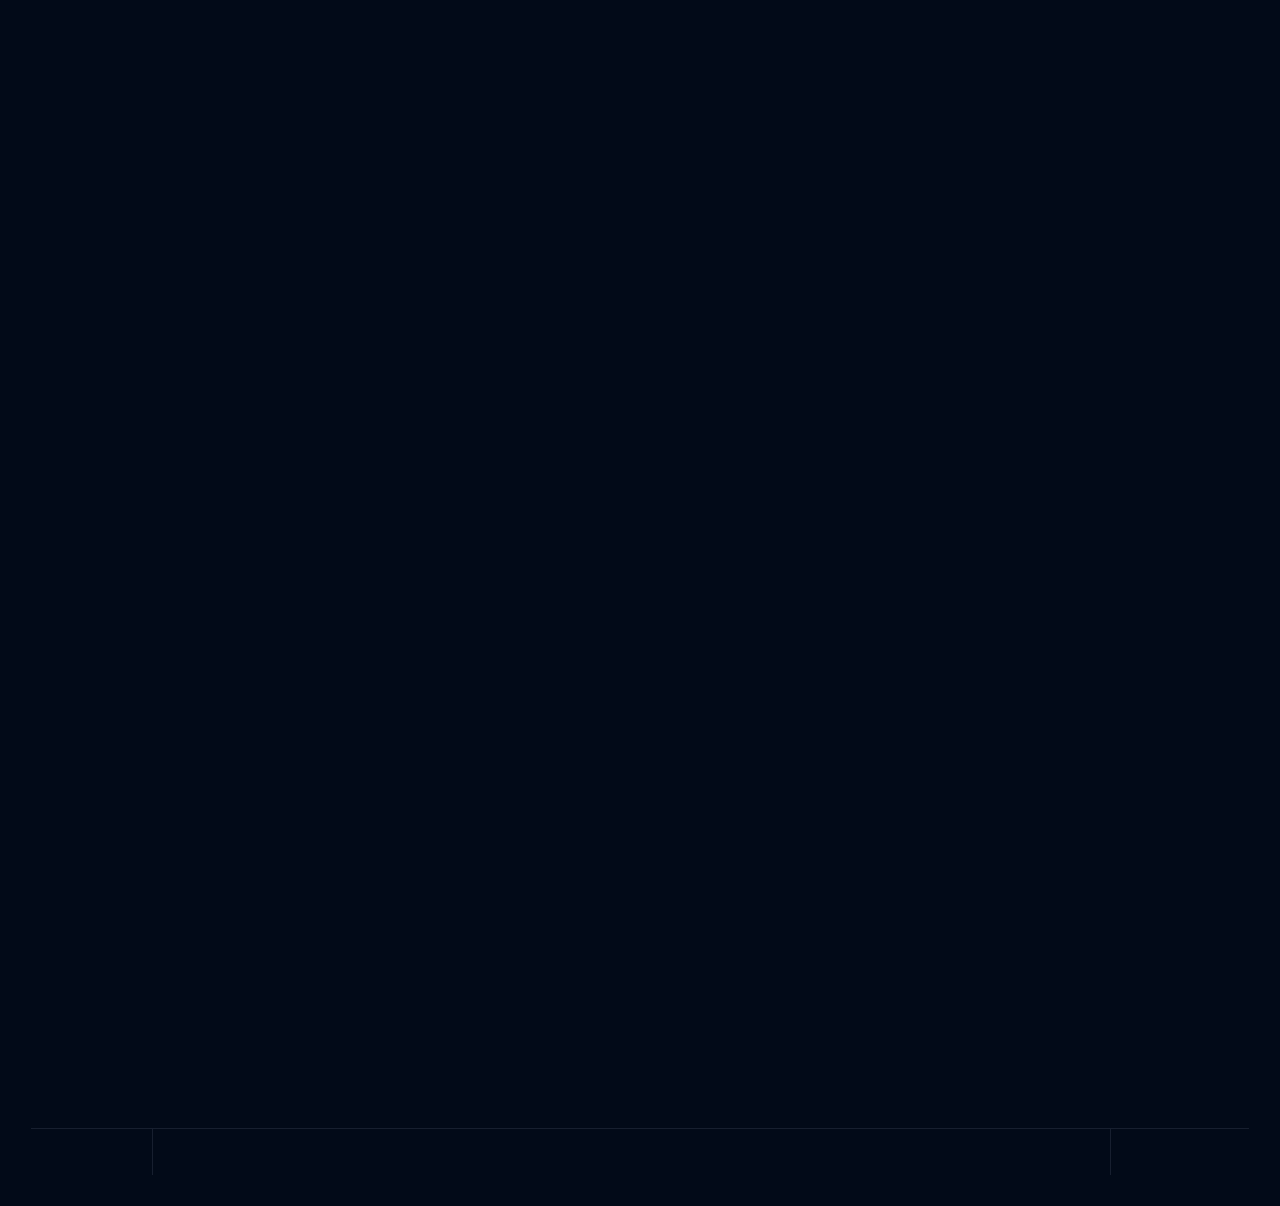
<file: index.html>
<!DOCTYPE html><html  lang="en-PK"><head><meta charset="utf-8"><meta name="viewport" content="width=device-width, initial-scale=1"><script src="https://www.googletagmanager.com/gtag/js?id=G-R5HTBMW0V3" async></script><script src="/gtag-init.js"></script><style>.center-wrapper[data-v-f17dfb82]{align-items:center;display:flex;height:100vh;justify-content:center;width:100vw}.flash-square[data-v-f17dfb82]{background-color:#d5e0ff;height:8px;top:50%;transform:translate(-50%,-50%);width:8px;z-index:1}.flash-square[data-v-f17dfb82],.progress-text[data-v-f17dfb82]{left:50%;opacity:0;position:absolute}.progress-text[data-v-f17dfb82]{top:0;transform:translate(-50%,-75%)}.loading-text[data-v-f17dfb82]{bottom:0;left:50%;opacity:0;position:absolute;transform:translate(-50%,75%)}svg[data-v-f17dfb82]{display:block;height:40px;width:auto}.cell[data-v-f17dfb82]{fill:#d5e0ff;transform-box:fill-box}.stroke[data-v-f17dfb82]{fill:none;stroke:#d5e0ff;stroke-width:1;stroke-linecap:butt;stroke-linejoin:miter;stroke-dasharray:1;stroke-dashoffset:1}.intro-sq rect[data-v-f17dfb82]{fill:#d5e0ff;opacity:0}.intro-sq[data-v-f17dfb82]{transform-origin:0 0}#sqT rect[data-v-f17dfb82],.intro-sq[data-v-f17dfb82]{transform-box:fill-box}#sqT rect[data-v-f17dfb82]{opacity:0;transform:scale(4);transform-origin:50% 50%}#sqB1 rect[data-v-f17dfb82],#sqB5 rect[data-v-f17dfb82],#sqH1 rect[data-v-f17dfb82],#sqH5 rect[data-v-f17dfb82],#sqN1 rect[data-v-f17dfb82],#sqN5 rect[data-v-f17dfb82],#sqO1 rect[data-v-f17dfb82],#sqO5 rect[data-v-f17dfb82],#sqU1 rect[data-v-f17dfb82],#sqU5 rect[data-v-f17dfb82],#sqW1 rect[data-v-f17dfb82],#sqW5 rect[data-v-f17dfb82]{opacity:0}#H_C1col[data-v-f17dfb82],#H_C5col[data-v-f17dfb82],#N_C1col[data-v-f17dfb82],#N_C5col[data-v-f17dfb82],#T_C3col[data-v-f17dfb82],#U_C1col[data-v-f17dfb82],#U_C5col[data-v-f17dfb82],#W_C1col[data-v-f17dfb82],#W_C5col[data-v-f17dfb82]{transform:scaleY(0);transform-origin:50% 50%}#H_C1row[data-v-f17dfb82],#U_E1row[data-v-f17dfb82],#W_E1row[data-v-f17dfb82]{transform:scaleX(0);transform-origin:0 50%}#T_A3row[data-v-f17dfb82]{transform:scaleX(0);transform-origin:50% 50%}#W_A3col[data-v-f17dfb82]{transform:scaleY(0);transform-origin:50% 0}#N_A5row[data-v-f17dfb82]{transform:scaleX(0);transform-origin:100% 50%}#O_triangle[data-v-f17dfb82]{fill:#d5e0ff;transform:scale(0);transform-box:fill-box;transform-origin:0 100%}.letters[data-v-f17dfb82]{opacity:0}.letters-animating .stroke[data-v-f17dfb82]{animation:draw-f17dfb82 1s cubic-bezier(.2,0,0,1) 0s forwards}.letters-animating #H_C1col[data-v-f17dfb82],.letters-animating #H_C5col[data-v-f17dfb82],.letters-animating #N_C1col[data-v-f17dfb82],.letters-animating #N_C5col[data-v-f17dfb82],.letters-animating #T_C3col[data-v-f17dfb82],.letters-animating #U_C1col[data-v-f17dfb82],.letters-animating #U_C5col[data-v-f17dfb82],.letters-animating #W_C1col[data-v-f17dfb82],.letters-animating #W_C5col[data-v-f17dfb82]{animation:colFrom1-f17dfb82 1s cubic-bezier(.2,0,0,1) 0s forwards}.letters-animating #H_C1row[data-v-f17dfb82]{animation:rowFrom1-f17dfb82 1s cubic-bezier(.2,0,0,1) 67ms forwards}.letters-animating #U_E1row[data-v-f17dfb82],.letters-animating #W_E1row[data-v-f17dfb82]{animation:rowFrom0-f17dfb82 1s cubic-bezier(.2,0,0,1) 0s forwards}.letters-animating #B_loopTop[data-v-f17dfb82]{animation:draw-f17dfb82 1s cubic-bezier(.2,0,0,1) 67ms forwards}.letters-animating #T_A3row[data-v-f17dfb82]{animation:rowFrom0-f17dfb82 1s cubic-bezier(.2,0,0,1) 67ms forwards}.letters-animating #W_A3col[data-v-f17dfb82]{animation:colFrom0-f17dfb82 1s cubic-bezier(.2,0,0,1) 0s forwards}.letters-animating #N_A5row[data-v-f17dfb82]{animation:rowFrom1-f17dfb82 1s cubic-bezier(.2,0,0,1) 67ms forwards}.letters-animating #O_triangle[data-v-f17dfb82]{animation:triGrow-f17dfb82 1s cubic-bezier(.2,0,0,1) 67ms forwards}.letters-animating .letters[data-v-f17dfb82]{animation:showLetters-f17dfb82 0s linear 0s forwards}@keyframes colFrom1-f17dfb82{0%{transform:scaleY(1)}to{transform:scaleY(5)}}@keyframes colFrom0-f17dfb82{0%{transform:scaleY(0)}to{transform:scaleY(5)}}@keyframes rowFrom1-f17dfb82{0%{transform:scaleX(1)}to{transform:scaleX(5)}}@keyframes rowFrom0-f17dfb82{0%{transform:scaleX(0)}to{transform:scaleX(5)}}@keyframes draw-f17dfb82{0%{stroke-dashoffset:1}to{stroke-dashoffset:0}}@keyframes triGrow-f17dfb82{0%{transform:scale(0)}to{transform:scale(1)}}@keyframes showLetters-f17dfb82{to{opacity:1}}</style><style>.beveled-box[data-v-9317ace3]{display:flex;position:relative}.beveled-box.has-border[data-v-9317ace3]{background:transparent}.beveled-box-content[data-v-9317ace3]{display:flex;height:100%;position:relative;width:100%;z-index:1}.border-svg[data-v-9317ace3]{height:100%;left:0;pointer-events:none;position:absolute;top:0;width:100%;z-index:2}</style><style>.transparent[data-v-acc11dbd]{-webkit-backdrop-filter:blur(20px);backdrop-filter:blur(20px);background-color:#d5e0ff0d;color:#d5e0ff}.solid-light[data-v-acc11dbd],.transparent__background[data-v-acc11dbd]{background-color:#d5e0ff}.solid-light[data-v-acc11dbd]{color:#020a19}.solid-dark[data-v-acc11dbd]{background-color:#020a19;color:#d5e0ff}</style><style>.opacity-hover[data-v-ba815286]{cursor:pointer;transition:opacity .33s linear}.opacity-hover[data-v-ba815286]:hover{opacity:1}.theme-light[data-v-ba815286]{background-color:#d5e0ff;color:#020a19}</style><style>.qrButton[data-v-1f97fa6a]{-webkit-backdrop-filter:blur(20px);backdrop-filter:blur(20px);background-color:#d5e0ff1a}</style><style>.fauxBorder[data-v-c2bbcbea]{background-color:#020a191a;height:1px;left:0;position:absolute;top:0;transform:translate(-10%);width:200vw}.question[data-v-c2bbcbea]{color:#020a1980}</style><style>.cardBackground[data-v-e42651b4]{-webkit-backdrop-filter:blur(20px);backdrop-filter:blur(20px);background:#d5e0ff0d}.fauxBorder[data-v-e42651b4]{background-color:#020a191a;height:1px;left:0;position:absolute;top:0;transform:translate(-10%);width:200vw}</style><link rel="stylesheet" href="/_nuxt/entry.B3VGTdCo.css" crossorigin><link rel="preload" href="/fonts/grotesk-bold.woff2" as="font" type="font/woff2" crossorigin><link rel="preload" href="/fonts/grotesk-regular.woff2" as="font" type="font/woff2" crossorigin><link rel="preload" href="/fonts/grotesk-light.woff2" as="font" type="font/woff2" crossorigin><link rel="preload" href="/fonts/commit-mono.otf" as="font" type="font/opentype" crossorigin><link rel="preload" href="/fonts/commit-mono-bold.ttf" as="font" type="font/truetype" crossorigin><link rel="preload" as="fetch" crossorigin="anonymous" href="/_payload.json?b86e74f0-2e60-498e-9f13-fb0e963d8aa3"><link rel="modulepreload" as="script" crossorigin href="/_nuxt/u1ipQrxM.js"><link rel="modulepreload" as="script" crossorigin href="/_nuxt/DFx-XpBD.js"><link rel="preload" as="fetch" fetchpriority="low" crossorigin="anonymous" href="/_nuxt/builds/meta/b86e74f0-2e60-498e-9f13-fb0e963d8aa3.json"><link rel="prefetch" as="script" crossorigin href="/_nuxt/651Dh9dk.js"><link rel="prefetch" as="script" crossorigin href="/_nuxt/0HLO-J_r.js"><link rel="prefetch" as="script" crossorigin href="/_nuxt/biq0egKh.js"><link rel="prefetch" as="script" crossorigin href="/_nuxt/ocXXpsJX.js"><link rel="prefetch" as="script" crossorigin href="/_nuxt/Bmtl4jgW.js"><link rel="prefetch" as="script" crossorigin href="/_nuxt/D9UjBbvm.js"><meta name="robots" content="index, follow, max-image-preview:large, max-snippet:-1, max-video-preview:-1"><meta name="description" content="Astra Urban Pakistan creates premium residential and commercial landmarks across Karachi, Lahore, Islamabad, and Rawalpindi."><meta property="og:description" content="Astra Urban Pakistan creates premium residential and commercial landmarks across Karachi, Lahore, Islamabad, and Rawalpindi."><meta property="og:image" content="https://astra-urban-pk.vercel.app/images/share_asset.jpg"><meta name="twitter:card" content="summary_large_image"><title>Astra Urban Pakistan | Premium Real Estate Developer</title><link rel="canonical" href="https://astra-urban-pk.vercel.app/"><link rel="icon" href="/images/favicon/favicon.ico" sizes="48x48"><link rel="icon" type="image/svg+xml" href="/images/favicon/favicon.svg"><link rel="icon" type="image/png" sizes="96x96" href="/images/favicon/favicon-96x96.png"><link rel="apple-touch-icon" href="/images/favicon/apple-touch-icon.png"><link rel="manifest" href="/images/favicon/site.webmanifest"><script type="module" src="/_nuxt/u1ipQrxM.js" crossorigin></script></head><body><!--teleport start anchor--><!--teleport anchor--><!--teleport start anchor--><!--teleport anchor--><!--teleport start anchor--><!--teleport anchor--><!--teleport start anchor--><!--teleport anchor--><!--teleport start anchor--><!--teleport anchor--><div id="__nuxt"><!--[--><div></div><!----><div class="loader fixed inset-0 bg-dark-blue z-[1000] flex justify-center items-center" data-v-f17dfb82><div class="center-wrapper flex-col opacity-0 scale-75 md:scale-100" data-v-f17dfb82><div class="relative w-fit h-fit" data-v-f17dfb82><div class="progress-text text-11 leading-1 tracking-16 font-mono text-off-blue" data-v-f17dfb82>0% </div><div class="flash-square" data-v-f17dfb82></div><svg xmlns="http://www.w3.org/2000/svg" viewBox="0 0 352 40" data-v-f17dfb82><g id="sqH1" class="intro-sq" style="--dx:0px;" data-v-f17dfb82><rect x="0" y="16" width="8" height="8" data-v-f17dfb82></rect></g><g id="sqH5" class="intro-sq" style="--dx:3.333px;" data-v-f17dfb82><rect x="28.667" y="16" width="8" height="8" data-v-f17dfb82></rect></g><g id="sqU1" class="intro-sq" style="--dx:-5.333px;" data-v-f17dfb82><rect x="57.333" y="16" width="8" height="8" data-v-f17dfb82></rect></g><g id="sqU5" class="intro-sq" style="--dx:-2px;" data-v-f17dfb82><rect x="86" y="16" width="8" height="8" data-v-f17dfb82></rect></g><g id="sqB1" class="intro-sq" style="--dx:-10.667px;" data-v-f17dfb82><rect x="114.667" y="16" width="8" height="8" data-v-f17dfb82></rect></g><g id="sqB5" class="intro-sq" style="--dx:-7.333px;" data-v-f17dfb82><rect x="143.333" y="16" width="8" height="8" data-v-f17dfb82></rect></g><g id="sqT" class="intro-sq" style="--dx:0px;" data-v-f17dfb82><rect x="172" y="16" width="8" height="8" data-v-f17dfb82></rect></g><g id="sqO1" class="intro-sq" style="--dx:7.333px;" data-v-f17dfb82><rect x="200.667" y="16" width="8" height="8" data-v-f17dfb82></rect></g><g id="sqO5" class="intro-sq" style="--dx:10.667px;" data-v-f17dfb82><rect x="229.333" y="16" width="8" height="8" data-v-f17dfb82></rect></g><g id="sqW1" class="intro-sq" style="--dx:2px;" data-v-f17dfb82><rect x="258" y="16" width="8" height="8" data-v-f17dfb82></rect></g><g id="sqW5" class="intro-sq" style="--dx:5.333px;" data-v-f17dfb82><rect x="286.667" y="16" width="8" height="8" data-v-f17dfb82></rect></g><g id="sqN1" class="intro-sq" style="--dx:-3.333px;" data-v-f17dfb82><rect x="315.333" y="16" width="8" height="8" data-v-f17dfb82></rect></g><g id="sqN5" class="intro-sq" style="--dx:0px;" data-v-f17dfb82><rect x="344" y="16" width="8" height="8" data-v-f17dfb82></rect></g><g class="letters" data-v-f17dfb82><g transform="translate(0,0) scale(8)" data-v-f17dfb82><rect id="H_C1col" class="cell" x="0" y="0" width="1" height="1" data-v-f17dfb82></rect><rect id="H_C5col" class="cell" x="4" y="0" width="1" height="1" data-v-f17dfb82></rect><rect id="H_C1row" class="cell" x="2" y="2" width="1" height="1" data-v-f17dfb82></rect><path class="stroke" d="M0.5 0.5L2.5 4.5" pathLength="1" data-v-f17dfb82></path><path class="stroke" d="M4.5 0.5L2.5 4.5" pathLength="1" data-v-f17dfb82></path></g><g transform="translate(52,0) scale(8)" data-v-f17dfb82><rect id="U_C1col" class="cell" x="0" y="2" width="1" height="1" data-v-f17dfb82></rect><rect id="U_C5col" class="cell" x="4" y="2" width="1" height="1" data-v-f17dfb82></rect><rect id="U_E1row" class="cell" x="0" y="4" width="1" height="1" data-v-f17dfb82></rect><path class="stroke" d="M4.5 0.5L0.5 0.5L0.5 2.5L4.5 2.5L4.5 4.5L0.5 4.5" pathLength="1" data-v-f17dfb82></path></g><g transform="translate(104,0) scale(8)" data-v-f17dfb82><rect class="cell" x="2" y="0" width="1" height="1" data-v-f17dfb82></rect><path id="B_mid" class="stroke" d="M2.5 0.5L2.5 4.5" pathLength="1" data-v-f17dfb82></path><path id="B_loopBottom" class="stroke" d="M0.5 0.5L4.5 0.5" pathLength="1" data-v-f17dfb82></path><path id="B_loopTop" class="stroke" d="M0.5 0.5L4.5 0.5" pathLength="1" data-v-f17dfb82></path></g><g transform="translate(156,0) scale(8)" data-v-f17dfb82><rect id="T_C3col" class="cell" x="2" y="0" width="1" height="1" data-v-f17dfb82></rect><rect id="T_A3row" class="cell" x="0" y="0" width="1" height="1" data-v-f17dfb82></rect><path class="stroke" d="M4.5 0.5L4.5 4.5L0.5 4.5" pathLength="1" data-v-f17dfb82></path></g><g transform="translate(208,0) scale(8)" data-v-f17dfb82><rect class="cell" x="0" y="0" width="1" height="1" data-v-f17dfb82></rect><rect class="cell" x="4" y="0" width="1" height="1" data-v-f17dfb82></rect><path id="O_triangle" d="M0.5 1L0.5 5L5 5Z" data-v-f17dfb82></path><path class="stroke" d="M0.5 0.5L2.5 4.5" pathLength="1" data-v-f17dfb82></path><path class="stroke" d="M4.5 0.5L2.5 4.5" pathLength="1" data-v-f17dfb82></path></g><g transform="translate(260,0) scale(8)" data-v-f17dfb82><rect id="W_C1col" class="cell" x="0" y="0" width="1" height="1" data-v-f17dfb82></rect><rect id="W_C5col" class="cell" x="4" y="0" width="1" height="1" data-v-f17dfb82></rect><rect id="W_E1row" class="cell" x="0" y="2" width="1" height="1" data-v-f17dfb82></rect><rect id="W_A3col" class="cell" x="2" y="2" width="1" height="1" data-v-f17dfb82></rect><path class="stroke" d="M0.5 0.5L0.5 4.5L4.5 4.5" pathLength="1" data-v-f17dfb82></path></g><g transform="translate(312,0) scale(8)" data-v-f17dfb82><rect id="N_C1col" class="cell" x="0" y="0" width="1" height="1" data-v-f17dfb82></rect><rect id="N_C5col" class="cell" x="4" y="0" width="1" height="1" data-v-f17dfb82></rect><rect id="N_A5row" class="cell" x="4" y="2" width="1" height="1" data-v-f17dfb82></rect><path class="stroke" d="M4.5 0.5L0.5 4.5" pathLength="1" data-v-f17dfb82></path></g></g></svg><div class="loading-text text-11 leading-1 tracking-16 uppercase font-mono text-off-blue" data-v-f17dfb82> Loading Astra Urban </div><div class="flex flex-col gap-4 absolute bottom-0 left-0 translate-y-[150%] text-11 leading-1 tracking-16 uppercase font-mono text-off-blue" data-v-f17dfb82><span class="relative inline-block whitespace-nowrap overflow-hidden w-fit h-fit" manual-trigger="true" data-v-f17dfb82><span class="invisible hidden" aria-hidden="true"><!--[--> 100% Loaded <!--]--></span><span class="relative z-10"></span><span class="absolute top-0 left-0 w-full h-full z-20 bg-off-blue text-dark-blue flex items-center"></span></span><span class="relative inline-block whitespace-nowrap overflow-hidden w-fit h-fit" manual-trigger="true" data-v-f17dfb82><span class="invisible hidden" aria-hidden="true"><!--[--> Ready to Explore <!--]--></span><span class="relative z-10"></span><span class="absolute top-0 left-0 w-full h-full z-20 bg-off-blue text-dark-blue flex items-center"></span></span></div></div></div></div><div><!--[--><div class="flex flex-col items-center select-none touch-none gap-y-20 pointer-events-none" style="opacity:1;" id="district-item-islamabad"><div class="relative w-40 h-40"><div class="w-full h-full relative"><div class="w-full h-full bg-off-blue scale-0 opacity-0 absolute left-1/2 top-1/2 -translate-x-1/2 -translate-y-1/2"></div><div class="w-full h-full absolute top-0 left-0 border-off-blue border-opacity-20 border"></div><div class="w-2 h-2 absolute top-0 left-0 -translate-y-1 -translate-x-1 bg-off-blue"></div><div class="w-2 h-2 absolute top-0 right-0 -translate-y-1 translate-x-1 bg-off-blue"></div><div class="w-2 h-2 absolute bottom-0 left-0 translate-y-1 -translate-x-1 bg-off-blue"></div><div class="w-2 h-2 absolute bottom-0 right-0 translate-y-1 translate-x-1 bg-off-blue"></div></div><div class="w-[0.313rem] h-[0.313rem] absolute top-1/2 left-1/2 -translate-y-1/2 -translate-x-1/2 bg-off-blue"></div></div><div class="relative top-full flex flex-col items-center gap-y-8"><div class="flex relative p-4"><div class="w-full h-full absolute left-0 top-0 bg-off-blue"></div><span class="relative whitespace-nowrap font-mono text-11 leading-1.2 tracking-8 text-dark-blue text-nowrap uppercase" style="display:inline-block;"><span class="invisible inline-block" aria-hidden="true"><!--[-->09 PROJECTS<!--]--></span><span class="absolute inset-0"></span></span></div><span class="text-16 font-bold leading-0.8 tracking-4 uppercase text-off-blue text-nowrap"><span class="relative whitespace-nowrap uppercase" style="display:inline-block;"><span class="invisible inline-block" aria-hidden="true"><!--[-->Islamabad<!--]--></span><span class="absolute inset-0"></span></span></span></div></div><div class="flex flex-col items-center select-none touch-none gap-y-20 pointer-events-none" style="opacity:1;" id="district-item-karachi"><div class="relative w-40 h-40"><div class="w-full h-full relative"><div class="w-full h-full bg-off-blue scale-0 opacity-0 absolute left-1/2 top-1/2 -translate-x-1/2 -translate-y-1/2"></div><div class="w-full h-full absolute top-0 left-0 border-off-blue border-opacity-20 border"></div><div class="w-2 h-2 absolute top-0 left-0 -translate-y-1 -translate-x-1 bg-off-blue"></div><div class="w-2 h-2 absolute top-0 right-0 -translate-y-1 translate-x-1 bg-off-blue"></div><div class="w-2 h-2 absolute bottom-0 left-0 translate-y-1 -translate-x-1 bg-off-blue"></div><div class="w-2 h-2 absolute bottom-0 right-0 translate-y-1 translate-x-1 bg-off-blue"></div></div><div class="w-[0.313rem] h-[0.313rem] absolute top-1/2 left-1/2 -translate-y-1/2 -translate-x-1/2 bg-off-blue"></div></div><div class="relative top-full flex flex-col items-center gap-y-8"><div class="flex relative p-4"><div class="w-full h-full absolute left-0 top-0 bg-off-blue"></div><span class="relative whitespace-nowrap font-mono text-11 leading-1.2 tracking-8 text-dark-blue text-nowrap uppercase" style="display:inline-block;"><span class="invisible inline-block" aria-hidden="true"><!--[-->12 PROJECTS<!--]--></span><span class="absolute inset-0"></span></span></div><span class="text-16 font-bold leading-0.8 tracking-4 uppercase text-off-blue text-nowrap"><span class="relative whitespace-nowrap uppercase" style="display:inline-block;"><span class="invisible inline-block" aria-hidden="true"><!--[-->Karachi<!--]--></span><span class="absolute inset-0"></span></span></span></div></div><div class="flex flex-col items-center select-none touch-none gap-y-20 pointer-events-none" style="opacity:1;" id="district-item-lahore"><div class="relative w-40 h-40"><div class="w-full h-full relative"><div class="w-full h-full bg-off-blue scale-0 opacity-0 absolute left-1/2 top-1/2 -translate-x-1/2 -translate-y-1/2"></div><div class="w-full h-full absolute top-0 left-0 border-off-blue border-opacity-20 border"></div><div class="w-2 h-2 absolute top-0 left-0 -translate-y-1 -translate-x-1 bg-off-blue"></div><div class="w-2 h-2 absolute top-0 right-0 -translate-y-1 translate-x-1 bg-off-blue"></div><div class="w-2 h-2 absolute bottom-0 left-0 translate-y-1 -translate-x-1 bg-off-blue"></div><div class="w-2 h-2 absolute bottom-0 right-0 translate-y-1 translate-x-1 bg-off-blue"></div></div><div class="w-[0.313rem] h-[0.313rem] absolute top-1/2 left-1/2 -translate-y-1/2 -translate-x-1/2 bg-off-blue"></div></div><div class="relative top-full flex flex-col items-center gap-y-8"><div class="flex relative p-4"><div class="w-full h-full absolute left-0 top-0 bg-off-blue"></div><span class="relative whitespace-nowrap font-mono text-11 leading-1.2 tracking-8 text-dark-blue text-nowrap uppercase" style="display:inline-block;"><span class="invisible inline-block" aria-hidden="true"><!--[-->18 PROJECTS<!--]--></span><span class="absolute inset-0"></span></span></div><span class="text-16 font-bold leading-0.8 tracking-4 uppercase text-off-blue text-nowrap"><span class="relative whitespace-nowrap uppercase" style="display:inline-block;"><span class="invisible inline-block" aria-hidden="true"><!--[-->Lahore<!--]--></span><span class="absolute inset-0"></span></span></span></div></div><div class="flex flex-col items-center select-none touch-none gap-y-20 pointer-events-none" style="opacity:1;" id="district-item-rawalpindi"><div class="relative w-40 h-40"><div class="w-full h-full relative"><div class="w-full h-full bg-off-blue scale-0 opacity-0 absolute left-1/2 top-1/2 -translate-x-1/2 -translate-y-1/2"></div><div class="w-full h-full absolute top-0 left-0 border-off-blue border-opacity-20 border"></div><div class="w-2 h-2 absolute top-0 left-0 -translate-y-1 -translate-x-1 bg-off-blue"></div><div class="w-2 h-2 absolute top-0 right-0 -translate-y-1 translate-x-1 bg-off-blue"></div><div class="w-2 h-2 absolute bottom-0 left-0 translate-y-1 -translate-x-1 bg-off-blue"></div><div class="w-2 h-2 absolute bottom-0 right-0 translate-y-1 translate-x-1 bg-off-blue"></div></div><div class="w-[0.313rem] h-[0.313rem] absolute top-1/2 left-1/2 -translate-y-1/2 -translate-x-1/2 bg-off-blue"></div></div><div class="relative top-full flex flex-col items-center gap-y-8"><div class="flex relative p-4"><div class="w-full h-full absolute left-0 top-0 bg-off-blue"></div><span class="relative whitespace-nowrap font-mono text-11 leading-1.2 tracking-8 text-dark-blue text-nowrap uppercase" style="display:inline-block;"><span class="invisible inline-block" aria-hidden="true"><!--[-->06 PROJECTS<!--]--></span><span class="absolute inset-0"></span></span></div><span class="text-16 font-bold leading-0.8 tracking-4 uppercase text-off-blue text-nowrap"><span class="relative whitespace-nowrap uppercase" style="display:inline-block;"><span class="invisible inline-block" aria-hidden="true"><!--[-->Rawalpindi<!--]--></span><span class="absolute inset-0"></span></span></span></div></div><!--]--><div style="width:100%;height:100%;position:fixed;top:0;left:0;z-index:0;"><div style="width:100%;height:100%;filter:none;"></div><!--[--><div class="absolute inset-0 w-full h-full bg-dark-blue pointer-events-none" style="opacity:0;"><!----></div><!--]--></div></div><div><div><!--[--><div id="map" class="w-full h-full absolute"></div><div class="page"><div><div class="flex flex-col overflow-hidden"><div class="hidden sm:flex flex-col fixed top-1/2 -translate-y-1/2 z-10 left-[0.625rem] sm:left-[2.5rem] gap-y-4"><!--[--><div class="cursor-pointer flex relative pl-14 py-10"><div class="absolute w-8 h-8 flex left-0 -translate-x-1/2"><div class="w-full h-full bg-off-blue"></div></div><span class="text-12 font-regular leading-0.9 tracking-24 uppercase text-off-blue"><span class="relative whitespace-nowrap uppercase block" style="display:inline-block;"><span class="invisible inline-block" aria-hidden="true"><!--[-->Future<!--]--></span><span class="absolute inset-0"></span></span></span></div><div class="cursor-pointer flex relative pl-14 py-10"><div class="absolute w-8 h-8 flex left-0 -translate-x-1/2"><div class="w-full h-full bg-off-blue"></div></div><span class="text-12 font-regular leading-0.9 tracking-24 uppercase text-off-blue"><span class="relative whitespace-nowrap uppercase block" style="display:inline-block;"><span class="invisible inline-block" aria-hidden="true"><!--[-->Innovation<!--]--></span><span class="absolute inset-0"></span></span></span></div><div class="cursor-pointer flex relative pl-14 py-10"><div class="absolute w-8 h-8 flex left-0 -translate-x-1/2"><div class="w-full h-full bg-off-blue"></div></div><span class="text-12 font-regular leading-0.9 tracking-24 uppercase text-off-blue"><span class="relative whitespace-nowrap uppercase block" style="display:inline-block;"><span class="invisible inline-block" aria-hidden="true"><!--[-->Collaboration<!--]--></span><span class="absolute inset-0"></span></span></span></div><div class="cursor-pointer flex relative pl-14 py-10"><div class="absolute w-8 h-8 flex left-0 -translate-x-1/2"><div class="w-full h-full bg-off-blue"></div></div><span class="text-12 font-regular leading-0.9 tracking-24 uppercase text-off-blue"><span class="relative whitespace-nowrap uppercase block" style="display:inline-block;"><span class="invisible inline-block" aria-hidden="true"><!--[-->Excellence<!--]--></span><span class="absolute inset-0"></span></span></span></div><div class="cursor-pointer flex relative pl-14 py-10"><div class="absolute w-8 h-8 flex left-0 -translate-x-1/2"><div class="w-full h-full bg-off-blue"></div></div><span class="text-12 font-regular leading-0.9 tracking-24 uppercase text-off-blue"><span class="relative whitespace-nowrap uppercase block" style="display:inline-block;"><span class="invisible inline-block" aria-hidden="true"><!--[-->Purpose<!--]--></span><span class="absolute inset-0"></span></span></span></div><div class="cursor-pointer flex relative pl-14 py-10"><div class="absolute w-8 h-8 flex left-0 -translate-x-1/2"><div class="w-full h-full bg-off-blue"></div></div><span class="text-12 font-regular leading-0.9 tracking-24 uppercase text-off-blue"><span class="relative whitespace-nowrap uppercase block" style="display:inline-block;"><span class="invisible inline-block" aria-hidden="true"><!--[-->Legacy<!--]--></span><span class="absolute inset-0"></span></span></span></div><!--]--></div><div class="beveled-box flex-1 m-[0.625rem] md:m-[2.5rem] h-[calc(100dvh-0.625rem*2)] md:h-[calc(100dvh-2.5rem*2)] max-h-[calc(100dvh-0.625rem*2)] md:max-h-[calc(100dvh-2.5rem*2)] has-border flex-1 m-[0.625rem] md:m-[2.5rem] h-[calc(100dvh-0.625rem*2)] md:h-[calc(100dvh-2.5rem*2)] max-h-[calc(100dvh-0.625rem*2)] md:max-h-[calc(100dvh-2.5rem*2)]" data-v-9317ace3><div class="beveled-box-content" style="" data-v-9317ace3><!--[--><div class="absolute top-0 left-0 w-full px-28 sm:px-32 py-18 sm:py-32 pointer-events-none z-[9999]" aria-label="Main site navigation"><div class="flex items-center justify-between"><a aria-current="page" href="/" class="router-link-active router-link-exact-active w-fit sm:w-1/3 pointer-events-auto sm:w-auto flex justify-center sm:justify-start" aria-label="homepage"><svg xmlns="http://www.w3.org/2000/svg" fill="none" viewBox="0 0 186 20" class="w-[11.625rem] h-[1.25rem] hidden sm:block text-off-blue overflow-hidden"><path fill="#D5E0FF" d="M0 0h4.043v20H0zM16.174 0h4.043v20h-4.043zM0 0h20.217v4.043H0zM4.043 8h12.131v4.043H4.043zM28.304 0h20.217v4.043H28.304zM28.304 4.043h4.043V8H28.304zM28.304 8h20.217v4.043H28.304zM44.478 12.043h4.043V15.957h-4.043zM28.304 15.957h20.217V20H28.304zM56.608 0h20.217v4.043H56.608zM64.695 4.043h4.043V20h-4.043zM84.912 0h4.043v20H84.912zM84.912 0h16.174v4.043H84.912zM97.043 0h4.043v12.043h-4.043zM84.912 8h16.174v4.043H84.912zM92.999 12.043h4.043V20h-4.043zM97.043 15.957h8.086V20h-8.086zM113.216 0h4.043v20H113.216zM129.39 0h4.043v20h-4.043zM113.216 0h20.217v4.043H113.216zM117.259 8h12.131v4.043H117.259z"></path></svg><svg xmlns="http://www.w3.org/2000/svg" fill="none" viewBox="0 0 32 32" class="w-[2rem] h-[2rem] sm:hidden text-off-blue"><path fill="currentColor" d="M32 32H0V0h32zm-6.396-6.4V6.402h-19.2l19.2 19.2Z"></path></svg></a><div class="absolute top-10 md:top-16 right-10 md:right-16 flex z-10 pointer-events-auto items-center"><div class="text-white mr-24 hidden md:flex gap-16 text-12 tracking-16 uppercase"><a href="/about" class="font-mono text-off-blue" title="About Us"><span class="sr-only">About Us</span><span class="relative whitespace-nowrap" style="display:inline-block;" aria-hidden="true"><span class="invisible inline-block" aria-hidden="true"><!--[--> About <!--]--></span><span class="absolute inset-0"></span></span></a><a href="/projects" class="font-mono text-off-blue" title="Careers"><span class="sr-only">Projects</span><span class="relative whitespace-nowrap" style="display:inline-block;" aria-hidden="true"><span class="invisible inline-block" aria-hidden="true"><!--[--> Projects <!--]--></span><span class="absolute inset-0"></span></span></a><a href="/careers" class="font-mono text-off-blue" title="Careers"><span class="sr-only">Careers</span><span class="relative whitespace-nowrap" style="display:inline-block;" aria-hidden="true"><span class="invisible inline-block" aria-hidden="true"><!--[--> Careers <!--]--></span><span class="absolute inset-0"></span></span></a><a href="/contact" class="font-mono text-off-blue" title="Contact Us"><span class="sr-only">Contact Us</span><span class="relative whitespace-nowrap" style="display:inline-block;" aria-hidden="true"><span class="invisible inline-block" aria-hidden="true"><!--[--> Contact <!--]--></span><span class="absolute inset-0"></span></span></a><a href="/news" class="font-mono text-off-blue" title="News"><span class="sr-only">News</span><span class="relative whitespace-nowrap" style="display:inline-block;" aria-hidden="true"><span class="invisible inline-block" aria-hidden="true"><!--[--> News <!--]--></span><span class="absolute inset-0"></span></span></a></div><div class="pointer-events-auto flex"><div class="relative" style="opacity:1;" data-v-acc11dbd><svg class="absolute inset-0 w-full h-full pointer-events-none z-10" style="opacity:0;transition:opacity 0.1s;" viewBox="0 0 0 0" fill="none" xmlns="http://www.w3.org/2000/svg" preserveAspectRatio="none" data-v-acc11dbd><path d="" stroke="#D5E0FF" stroke-width="0" stroke-linecap="butt" stroke-linejoin="round" fill="none" opacity="0.15" data-v-acc11dbd></path><path d="" stroke="#D5E0FF" stroke-width="0" stroke-linecap="butt" stroke-linejoin="round" fill="none" opacity="0.15" data-v-acc11dbd></path></svg><button class="m-0 p-0 bg-none border-none focus:outline-none" data-v-acc11dbd><!--[--><div class="beveled-box" data-v-acc11dbd data-v-9317ace3><div class="beveled-box-content" style="" data-v-9317ace3><!--[--><div class="flex justify-center items-center gap-8 px-28 font-bold text-11 sm:text-12 leading-1.2 tracking-16 uppercase transparent py-20" data-v-acc11dbd><div data-icon-animate class="relative w-8 h-12" data-v-acc11dbd><div class="absolute w-4 h-4 top-0 left-0 bg-[currentColor]"></div><div class="absolute opacity-0 w-4 h-4 top-0 right-0 bg-[currentColor]"></div><div class="absolute opacity-0 w-4 h-4 left-0 top-[50%] -translate-y-1/2 bg-[currentColor]"></div><div class="absolute w-4 h-4 right-0 top-[50%] -translate-y-1/2 bg-[currentColor]"></div><div class="absolute w-4 h-4 bottom-0 left-0 bg-[currentColor]"></div><div class="absolute opacity-0 w-4 h-4 bottom-0 right-0 bg-[currentColor]"></div></div><span class="relative whitespace-nowrap" style="display:inline-block;" data-v-acc11dbd><span class="invisible inline-block" aria-hidden="true"><!--[--><!--[--> Login <!--]--><!--]--></span><span class="absolute inset-0"></span></span><div class="transparent__background absolute top-0 left-0 w-full h-full bg-off-white opacity-0 -z-1" data-v-acc11dbd></div></div><!--]--></div><!----><div class="absolute bottom-0 left-0 w-full" data-v-9317ace3><!----></div><!--[--><!--]--></div><!--]--></button></div><div class="relative" style="opacity:1;" data-v-acc11dbd><svg class="absolute inset-0 w-full h-full pointer-events-none z-10" style="opacity:0;transition:opacity 0.1s;" viewBox="0 0 0 0" fill="none" xmlns="http://www.w3.org/2000/svg" preserveAspectRatio="none" data-v-acc11dbd><path d="" stroke="#D5E0FF" stroke-width="1" stroke-linecap="butt" stroke-linejoin="round" fill="none" opacity="0.15" data-v-acc11dbd></path><path d="" stroke="#D5E0FF" stroke-width="1" stroke-linecap="butt" stroke-linejoin="round" fill="none" opacity="0.15" data-v-acc11dbd></path></svg><button class="m-0 p-0 bg-none border-none focus:outline-none" data-v-acc11dbd><!--[--><div class="beveled-box" data-v-acc11dbd data-v-9317ace3><div class="beveled-box-content" style="" data-v-9317ace3><!--[--><div class="flex justify-center items-center gap-8 px-28 font-bold text-11 sm:text-12 leading-1.2 tracking-16 uppercase solid-light py-20" data-v-acc11dbd><div data-icon-animate class="relative w-12 h-12" data-v-acc11dbd><div class="absolute w-4 h-4 top-0 left-0 bg-[currentColor]"></div><div class="absolute w-4 h-4 top-0 right-0 bg-[currentColor]"></div><div class="absolute w-4 h-4 bottom-0 left-0 bg-[currentColor]"></div><div class="absolute w-4 h-4 bottom-0 right-0 bg-[currentColor]"></div></div><span class="relative whitespace-nowrap" style="display:inline-block;" data-v-acc11dbd><span class="invisible inline-block" aria-hidden="true"><!--[--><!--[--> Menu <!--]--><!--]--></span><span class="absolute inset-0"></span></span><div class="transparent__background absolute top-0 left-0 w-full h-full bg-off-white opacity-0 -z-1" data-v-acc11dbd></div></div><!--]--></div><!----><div class="absolute bottom-0 left-0 w-full" data-v-9317ace3><!----></div><!--[--><!--]--></div><!--]--></button></div></div></div></div></div><div class="js-page-scroll | relative w-full h-full overflow-y-scroll overflow-x-hidden"><div class="relative mb-[calc(0.625rem*2)] md:mb-[calc(2.5rem*2)] w-full"><!--[--><div class="relative pointer-events-none h-[400vh] | js-home:first js-home:section" data-trigger-start="0" data-trigger-end="0" id="home-section-0"><div id="" class="absolute bottom-0 w-full h-40 pointer-events-none"></div><div class="sticky pointer-events-none top-0 w-full h-[100vh] flex justify-center items-center"><!--[--><div class="fixed top-0 w-full pb-[7rem] md:pb-[7.5rem] px-36 md:px-40 h-full text-off-blue flex items-end"><div class="flex flex-col w-full h-auto sm:items-center"><div class="sm:hidden gap-x-8 flex mb-32"><div class="w-8 h-8 bg-off-blue"></div><span class="text-11 leading-0.9 tracking-24 uppercase text-off-blue">Future</span></div><div class="mb-14 sm:mb-24 text-32 sm:text-40 sm:text-center leading-1 tracking-4 uppercase font-bold text-off-blue">We shape <br class="sm:hidden"> the future <br> of Pakistan's cities</div><span class="mb-0 sm:mb-32 sm:max-w-[72%] md:max-w-[32%] sm:text-center text-14 sm:text-16 leading-1.6 -tracking-2 font-light text-off-blue opacity-60">Astra Urban creates thoughtful residential, commercial and mixed-use developments across Pakistan — from concept to completion, for communities that endure.</span><div class="flex mt-24 sm:mt-0"><div class="relative pointer-events-auto" style="opacity:1;" href="/projects" border-width="2" data-v-acc11dbd><svg class="absolute inset-0 w-full h-full pointer-events-none z-10" style="opacity:0;transition:opacity 0.1s;" viewBox="0 0 0 0" fill="none" xmlns="http://www.w3.org/2000/svg" preserveAspectRatio="none" data-v-acc11dbd><path d="" stroke="#D5E0FF" stroke-width="1" stroke-linecap="butt" stroke-linejoin="round" fill="none" opacity="0.15" data-v-acc11dbd></path><path d="" stroke="#D5E0FF" stroke-width="1" stroke-linecap="butt" stroke-linejoin="round" fill="none" opacity="0.15" data-v-acc11dbd></path></svg><a href="/projects" class="m-0 p-0 bg-none border-none pointer-events-auto focus:outline-none" border-width="2" data-v-acc11dbd><!--[--><div class="beveled-box has-border" data-v-acc11dbd data-v-9317ace3><div class="beveled-box-content" style="" data-v-9317ace3><!--[--><div class="flex justify-center items-center gap-8 px-28 font-bold text-11 sm:text-12 leading-1.2 tracking-16 uppercase transparent py-20" data-v-acc11dbd><div data-icon-animate class="relative w-8 h-12" data-v-acc11dbd><div class="absolute w-4 h-4 top-0 left-0 bg-[currentColor]"></div><div class="absolute opacity-0 w-4 h-4 top-0 right-0 bg-[currentColor]"></div><div class="absolute opacity-0 w-4 h-4 left-0 top-[50%] -translate-y-1/2 bg-[currentColor]"></div><div class="absolute w-4 h-4 right-0 top-[50%] -translate-y-1/2 bg-[currentColor]"></div><div class="absolute w-4 h-4 bottom-0 left-0 bg-[currentColor]"></div><div class="absolute opacity-0 w-4 h-4 bottom-0 right-0 bg-[currentColor]"></div></div><span class="relative whitespace-nowrap" style="display:inline-block;" data-v-acc11dbd><span class="invisible inline-block" aria-hidden="true"><!--[--><!--[-->Explore our projects<!--]--><!--]--></span><span class="absolute inset-0"></span></span><div class="transparent__background absolute top-0 left-0 w-full h-full bg-off-white opacity-0 -z-1" data-v-acc11dbd></div></div><!--]--></div><svg class="border-svg" viewBox="0 0 0 0" preserveAspectRatio="none" data-v-9317ace3><path d="" fill="none" stroke="rgba(213, 224, 255, 0.1)" stroke-width="2" data-v-9317ace3></path></svg><div class="absolute bottom-0 left-0 w-full" data-v-9317ace3><!----></div><!--[--><!--]--></div><!--]--></a></div></div></div></div><!--]--></div></div><div class="relative pointer-events-none h-[400vh] | js-home:second js-home:section" data-trigger-start="0" data-trigger-end="0" id="home-section-1"><div id="" class="absolute bottom-0 w-full h-40 pointer-events-none"></div><div class="sticky pointer-events-none top-0 w-full h-[100vh] flex justify-center items-center"><!--[--><div class="fixed top-0 w-full pb-[7rem] md:pb-[7.5rem] px-36 md:px-40 h-full text-off-blue flex items-end"><div class="flex flex-col w-full h-auto sm:items-center"><div class="sm:hidden gap-x-8 flex mb-32"><div class="w-8 h-8 bg-off-blue"></div><span class="text-11 leading-0.9 tracking-24 uppercase text-off-blue">Innovation</span></div><div class="mb-14 sm:mb-24 text-32 sm:text-40 sm:text-center leading-1 tracking-4 uppercase font-bold text-off-blue">We lead <br class="sm:hidden"> the way in <br> development</div><span class="mb-0 sm:mb-32 sm:max-w-[72%] md:max-w-[32%] sm:text-center text-14 sm:text-16 leading-1.6 -tracking-2 font-light text-off-blue opacity-60">At Astra Urban we look at Pakistan's cities through a different lens — seeing what could be, not only what is. Each day we seek better ways to design, build and shape communities.</span><div class="flex mt-24 sm:mt-0"><div class="relative pointer-events-auto" style="opacity:1;" href="/careers" border-width="2" data-v-acc11dbd><svg class="absolute inset-0 w-full h-full pointer-events-none z-10" style="opacity:0;transition:opacity 0.1s;" viewBox="0 0 0 0" fill="none" xmlns="http://www.w3.org/2000/svg" preserveAspectRatio="none" data-v-acc11dbd><path d="" stroke="#D5E0FF" stroke-width="1" stroke-linecap="butt" stroke-linejoin="round" fill="none" opacity="0.15" data-v-acc11dbd></path><path d="" stroke="#D5E0FF" stroke-width="1" stroke-linecap="butt" stroke-linejoin="round" fill="none" opacity="0.15" data-v-acc11dbd></path></svg><a href="/careers" class="m-0 p-0 bg-none border-none pointer-events-auto focus:outline-none" border-width="2" data-v-acc11dbd><!--[--><div class="beveled-box has-border" data-v-acc11dbd data-v-9317ace3><div class="beveled-box-content" style="" data-v-9317ace3><!--[--><div class="flex justify-center items-center gap-8 px-28 font-bold text-11 sm:text-12 leading-1.2 tracking-16 uppercase transparent py-20" data-v-acc11dbd><div data-icon-animate class="relative w-8 h-12" data-v-acc11dbd><div class="absolute w-4 h-4 top-0 left-0 bg-[currentColor]"></div><div class="absolute opacity-0 w-4 h-4 top-0 right-0 bg-[currentColor]"></div><div class="absolute opacity-0 w-4 h-4 left-0 top-[50%] -translate-y-1/2 bg-[currentColor]"></div><div class="absolute w-4 h-4 right-0 top-[50%] -translate-y-1/2 bg-[currentColor]"></div><div class="absolute w-4 h-4 bottom-0 left-0 bg-[currentColor]"></div><div class="absolute opacity-0 w-4 h-4 bottom-0 right-0 bg-[currentColor]"></div></div><span class="relative whitespace-nowrap" style="display:inline-block;" data-v-acc11dbd><span class="invisible inline-block" aria-hidden="true"><!--[--><!--[-->Work with us<!--]--><!--]--></span><span class="absolute inset-0"></span></span><div class="transparent__background absolute top-0 left-0 w-full h-full bg-off-white opacity-0 -z-1" data-v-acc11dbd></div></div><!--]--></div><svg class="border-svg" viewBox="0 0 0 0" preserveAspectRatio="none" data-v-9317ace3><path d="" fill="none" stroke="rgba(213, 224, 255, 0.1)" stroke-width="2" data-v-9317ace3></path></svg><div class="absolute bottom-0 left-0 w-full" data-v-9317ace3><!----></div><!--[--><!--]--></div><!--]--></a></div></div></div></div><!--]--></div></div><div class="h-[1000vh] | js-home:third"><div class="relative pointer-events-none h-[500vh] js-home:section" data-trigger-start="0" data-trigger-end="0" id="home-section-2"><div id="" class="absolute bottom-0 w-full h-40 pointer-events-none"></div><div class="sticky pointer-events-none top-0 w-full h-[100vh] flex justify-center items-center"><!--[--><div class="fixed top-0 w-full pb-[7rem] md:pb-[7.5rem] px-36 md:px-40 h-full text-off-blue flex items-end"><div class="flex flex-col w-full h-auto sm:items-center"><div class="sm:hidden gap-x-8 flex mb-32"><div class="w-8 h-8 bg-off-blue"></div><span class="text-11 leading-0.9 tracking-24 uppercase text-off-blue">Collaboration</span></div><div class="mb-14 sm:mb-24 text-32 sm:text-40 sm:text-center leading-1 tracking-4 uppercase font-bold text-off-blue">We work <br class="sm:hidden"> with a network <br> of experts</div><span class="mb-0 sm:mb-32 sm:max-w-[72%] md:max-w-[32%] sm:text-center text-14 sm:text-16 leading-1.6 -tracking-2 font-light text-off-blue opacity-60">We are not just real estate developers. We are inventors, architects, engineers, designers, city planners, safety experts, artists… All coming together to shape the future, for you.</span><div class="hidden flex mt-24 sm:mt-0"><!----></div></div></div><!--]--></div></div><div class="relative pointer-events-none h-[500vh] js-home:section" data-trigger-start="0" data-trigger-end="0" id="home-section-3"><div id="" class="absolute bottom-0 w-full h-40 pointer-events-none"></div><div class="sticky pointer-events-none top-0 w-full h-[100vh] flex justify-center items-center"><!--[--><div class="fixed top-0 w-full pb-[7rem] md:pb-[7.5rem] px-36 md:px-40 h-full text-off-blue flex items-end"><div class="flex flex-col w-full h-auto sm:items-center"><div class="sm:hidden gap-x-8 flex mb-32"><div class="w-8 h-8 bg-off-blue"></div><span class="text-11 leading-0.9 tracking-24 uppercase text-off-blue">Excellence</span></div><div class="mb-14 sm:mb-24 text-32 sm:text-40 sm:text-center leading-1 tracking-4 uppercase font-bold text-off-blue">To build what <br class="sm:hidden"> others <br class="hidden sm:block"> can <br class="sm:hidden"> only imagine</div><span class="mb-0 sm:mb-32 sm:max-w-[72%] md:max-w-[32%] sm:text-center text-14 sm:text-16 leading-1.6 -tracking-2 font-light text-off-blue opacity-60">We work with experts from all over the world, because there is always something to learn. We aim higher, dream bigger and create better. Always.</span><div class="flex mt-24 sm:mt-0"><div class="relative pointer-events-auto" style="opacity:1;" href="/about" border-width="2" data-v-acc11dbd><svg class="absolute inset-0 w-full h-full pointer-events-none z-10" style="opacity:0;transition:opacity 0.1s;" viewBox="0 0 0 0" fill="none" xmlns="http://www.w3.org/2000/svg" preserveAspectRatio="none" data-v-acc11dbd><path d="" stroke="#D5E0FF" stroke-width="1" stroke-linecap="butt" stroke-linejoin="round" fill="none" opacity="0.15" data-v-acc11dbd></path><path d="" stroke="#D5E0FF" stroke-width="1" stroke-linecap="butt" stroke-linejoin="round" fill="none" opacity="0.15" data-v-acc11dbd></path></svg><a href="/about" class="m-0 p-0 bg-none border-none pointer-events-auto focus:outline-none" border-width="2" data-v-acc11dbd><!--[--><div class="beveled-box has-border" data-v-acc11dbd data-v-9317ace3><div class="beveled-box-content" style="" data-v-9317ace3><!--[--><div class="flex justify-center items-center gap-8 px-28 font-bold text-11 sm:text-12 leading-1.2 tracking-16 uppercase transparent py-20" data-v-acc11dbd><div data-icon-animate class="relative w-8 h-12" data-v-acc11dbd><div class="absolute w-4 h-4 top-0 left-0 bg-[currentColor]"></div><div class="absolute opacity-0 w-4 h-4 top-0 right-0 bg-[currentColor]"></div><div class="absolute opacity-0 w-4 h-4 left-0 top-[50%] -translate-y-1/2 bg-[currentColor]"></div><div class="absolute w-4 h-4 right-0 top-[50%] -translate-y-1/2 bg-[currentColor]"></div><div class="absolute w-4 h-4 bottom-0 left-0 bg-[currentColor]"></div><div class="absolute opacity-0 w-4 h-4 bottom-0 right-0 bg-[currentColor]"></div></div><span class="relative whitespace-nowrap" style="display:inline-block;" data-v-acc11dbd><span class="invisible inline-block" aria-hidden="true"><!--[--><!--[-->Discover our vision<!--]--><!--]--></span><span class="absolute inset-0"></span></span><div class="transparent__background absolute top-0 left-0 w-full h-full bg-off-white opacity-0 -z-1" data-v-acc11dbd></div></div><!--]--></div><svg class="border-svg" viewBox="0 0 0 0" preserveAspectRatio="none" data-v-9317ace3><path d="" fill="none" stroke="rgba(213, 224, 255, 0.1)" stroke-width="2" data-v-9317ace3></path></svg><div class="absolute bottom-0 left-0 w-full" data-v-9317ace3><!----></div><!--[--><!--]--></div><!--]--></a></div></div></div></div><!--]--></div></div></div><div class="h-[1000vh] | js-home:fourth"><div class="relative pointer-events-none h-[500vh] js-home:section" data-trigger-start="0" data-trigger-end="0" id="home-section-4"><div id="" class="absolute bottom-0 w-full h-40 pointer-events-none"></div><div class="sticky pointer-events-none top-0 w-full h-[100vh] flex justify-center items-center"><!--[--><div class="fixed top-0 w-full pb-[7rem] md:pb-[7.5rem] px-36 md:px-40 h-full text-off-blue flex items-end"><div class="flex flex-col w-full h-auto sm:items-center"><div class="sm:hidden gap-x-8 flex mb-32"><div class="w-8 h-8 bg-off-blue"></div><span class="text-11 leading-0.9 tracking-24 uppercase text-off-blue">Purpose</span></div><div class="mb-14 sm:mb-24 text-32 sm:text-40 sm:text-center leading-1 tracking-4 uppercase font-bold text-off-blue">Shape <br class="sm:hidden"> the land <br> with purpose</div><span class="mb-0 sm:mb-32 sm:max-w-[72%] md:max-w-[32%] sm:text-center text-14 sm:text-16 leading-1.6 -tracking-2 font-light text-off-blue opacity-60">In an ever changing world with increasingly limited resources, we believe it essential to not only build well, but with vision, intention - and purpose. We build to last.</span><div class="hidden flex mt-24 sm:mt-0"><!----></div></div></div><!--]--></div></div><div class="relative pointer-events-none h-[500vh] js-home:section" data-trigger-start="0" data-trigger-end="0" id="home-section-5"><div id="" class="absolute bottom-0 w-full h-40 pointer-events-none"></div><div class="sticky pointer-events-none top-0 w-full h-[100vh] flex justify-center items-center"><!--[--><div class="fixed top-0 w-full pb-[7rem] md:pb-[7.5rem] px-36 md:px-40 h-full text-off-blue flex items-end"><div class="flex flex-col w-full h-auto sm:items-center"><div class="sm:hidden gap-x-8 flex mb-32"><div class="w-8 h-8 bg-off-blue"></div><span class="text-11 leading-0.9 tracking-24 uppercase text-off-blue">Legacy</span></div><div class="mb-14 sm:mb-24 text-32 sm:text-40 sm:text-center leading-1 tracking-4 uppercase font-bold text-off-blue">And define <br> tomorrow’s landscape</div><span class="mb-0 sm:mb-32 sm:max-w-[72%] md:max-w-[32%] sm:text-center text-14 sm:text-16 leading-1.6 -tracking-2 font-light text-off-blue opacity-60">Join us as we continue to shape tomorrow, creating formidable communities, enduring experiences, and places of exceptional value.</span><div class="flex mt-24 sm:mt-0"><div class="relative pointer-events-auto" style="opacity:1;" href="/projects" border-width="2" data-v-acc11dbd><svg class="absolute inset-0 w-full h-full pointer-events-none z-10" style="opacity:0;transition:opacity 0.1s;" viewBox="0 0 0 0" fill="none" xmlns="http://www.w3.org/2000/svg" preserveAspectRatio="none" data-v-acc11dbd><path d="" stroke="#D5E0FF" stroke-width="1" stroke-linecap="butt" stroke-linejoin="round" fill="none" opacity="0.15" data-v-acc11dbd></path><path d="" stroke="#D5E0FF" stroke-width="1" stroke-linecap="butt" stroke-linejoin="round" fill="none" opacity="0.15" data-v-acc11dbd></path></svg><a href="/projects" class="m-0 p-0 bg-none border-none pointer-events-auto focus:outline-none" border-width="2" data-v-acc11dbd><!--[--><div class="beveled-box has-border" data-v-acc11dbd data-v-9317ace3><div class="beveled-box-content" style="" data-v-9317ace3><!--[--><div class="flex justify-center items-center gap-8 px-28 font-bold text-11 sm:text-12 leading-1.2 tracking-16 uppercase transparent py-20" data-v-acc11dbd><div data-icon-animate class="relative w-8 h-12" data-v-acc11dbd><div class="absolute w-4 h-4 top-0 left-0 bg-[currentColor]"></div><div class="absolute opacity-0 w-4 h-4 top-0 right-0 bg-[currentColor]"></div><div class="absolute opacity-0 w-4 h-4 left-0 top-[50%] -translate-y-1/2 bg-[currentColor]"></div><div class="absolute w-4 h-4 right-0 top-[50%] -translate-y-1/2 bg-[currentColor]"></div><div class="absolute w-4 h-4 bottom-0 left-0 bg-[currentColor]"></div><div class="absolute opacity-0 w-4 h-4 bottom-0 right-0 bg-[currentColor]"></div></div><span class="relative whitespace-nowrap" style="display:inline-block;" data-v-acc11dbd><span class="invisible inline-block" aria-hidden="true"><!--[--><!--[-->Explore our projects<!--]--><!--]--></span><span class="absolute inset-0"></span></span><div class="transparent__background absolute top-0 left-0 w-full h-full bg-off-white opacity-0 -z-1" data-v-acc11dbd></div></div><!--]--></div><svg class="border-svg" viewBox="0 0 0 0" preserveAspectRatio="none" data-v-9317ace3><path d="" fill="none" stroke="rgba(213, 224, 255, 0.1)" stroke-width="2" data-v-9317ace3></path></svg><div class="absolute bottom-0 left-0 w-full" data-v-9317ace3><!----></div><!--[--><!--]--></div><!--]--></a></div></div></div></div><!--]--></div></div></div><!--]--><!----><!--[--><!--]--></div></div><!--]--></div><svg class="border-svg" viewBox="0 0 0 0" preserveAspectRatio="none" data-v-9317ace3><path d="" fill="none" stroke="rgba(213, 224, 255, 0.1)" stroke-width="2" data-v-9317ace3></path></svg><div class="absolute bottom-0 left-0 w-full" data-v-9317ace3><div class="absolute bottom-0 flex w-full text-off-blue" data-v-9317ace3 data-v-ba815286><div class="bg-off-white absolute left-1/2 -translate-x-1/2 w-[calc(100%-2px)] h-[1px] opacity-10" data-v-ba815286></div><div class="absolute left-1/2 -translate-x-1/2 top-1/2 -translate-y-1/2 flex items-center gap-x-8 sm:gap-x-12" data-v-ba815286><div class="text-off-white opacity-0" data-v-ba815286><svg xmlns="http://www.w3.org/2000/svg" fill="none" viewBox="0 0 8 12" class="w-8 h-12" data-v-ba815286><path fill="currentColor" d="M4 6 .536 2.25h6.928zM4 11 .536 7.25h6.928z"></path></svg></div><span class="text-off-white font-mono text-11 leading-1.3 tracking-8 uppercase" data-v-ba815286><span class="relative whitespace-nowrap uppercase" style="display:inline-block;" data-v-ba815286><span class="invisible inline-block" aria-hidden="true"><!--[--><!--]--></span><span class="absolute inset-0"></span></span></span></div><div class="relative flex w-full justify-between items-center" data-v-ba815286><button class="flex py-30 sm:py-22 pl-30 sm:pl-32 pr-28 sm:pr-32 relative items-center gap-x-12 cursor-pointer" data-v-ba815286><div class="bg-off-white absolute right-0 top-1/2 -translate-y-1/2 h-[calc(100%-2px)] w-[1px] opacity-10" data-v-ba815286></div><div class="text-off-white opacity-0" data-v-ba815286><svg xmlns="http://www.w3.org/2000/svg" fill="none" viewBox="0 0 20 20" class="w-20 h-20" data-v-ba815286><path fill="currentColor" d="M10 3 5 7H2v6h3l5 4z"></path><path stroke="currentColor" stroke-linecap="round" stroke-width="1.5" d="m14 8 4 4m0-4-4 4"></path></svg></div><span class="text-off-white hidden sm:inline font-mono text-11 leading-1.3 tracking-8 uppercase" data-v-ba815286><span class="relative whitespace-nowrap uppercase" style="display:inline-block;" data-v-ba815286><span class="invisible inline-block" aria-hidden="true"><!--[-->Sound Off<!--]--></span><span class="absolute inset-0"></span></span></span></button><!----><div class="flex w-full justify-between items-center h-full relative" data-v-ba815286><div class="hidden w-full sm:w-auto flex sm:hidden relative items-center gap-x-12 sm:gap-x-8 h-full justify-center px-32 sm:py-24 sm:px-24 cursor-pointer" data-v-ba815286><div class="flex opacity-0" data-v-ba815286><svg xmlns="http://www.w3.org/2000/svg" fill="none" viewBox="0 0 10 8" class="w-10 h-8" data-v-ba815286><path fill="#E5ECFF" d="M5 4 8.75.536v6.928zM0 4 3.75.536v6.928z"></path></svg></div><span class="text-11 leading-1.2 tracking-16 font-bold uppercase text-off-blue" data-v-ba815286><span class="relative whitespace-nowrap uppercase" style="display:inline-block;" data-v-ba815286><span class="invisible inline-block" aria-hidden="true"><!--[--> Prev. <!--]--></span><span class="absolute inset-0"></span></span></span></div><div class="hidden w-full sm:w-auto flex sm:hidden relative items-center gap-x-12 sm:gap-x-8 h-full justify-center px-32 sm:py-24 sm:px-24 cursor-pointer" data-v-ba815286><div class="hidden absolute left-0 top-1/2 -translate-y-1/2 h-[calc(100%-2px)] w-[1px] bg-off-blue opacity-0" data-v-ba815286></div><span class="text-11 leading-1.2 tracking-16 font-bold uppercase text-off-blue" data-v-ba815286><span class="relative whitespace-nowrap uppercase" style="display:inline-block;" data-v-ba815286><span class="invisible inline-block" aria-hidden="true"><!--[--> Next <!--]--></span><span class="absolute inset-0"></span></span></span><div class="flex opacity-0" data-v-ba815286><svg xmlns="http://www.w3.org/2000/svg" fill="none" viewBox="0 0 15 12" class="w-10 h-8" data-v-ba815286><path fill="#E0E8FF" d="m7.5 6-5.625 5.196V.804zM15 6l-5.625 5.196V.804z"></path></svg></div></div><div class="absolute left-0 top-0 w-full h-full pointer-events-none" data-v-ba815286><div class="w-[var(--p)] h-full bg-off-blue opacity-[var(--o)] transition-[width] duration-1000 ease-out" style="--p:0%;--o:0.05;" data-v-ba815286></div></div></div><a href="https://wa.me/9231238764521" target="_blank" rel="noopener noreferrer" class="flex py-30 sm:py-22 pr-30 sm:pr-32 pl-28 sm:pl-32 relative items-center gap-x-12 cursor-pointer" data-v-ba815286><div class="bg-off-white absolute left-0 top-1/2 -translate-y-1/2 h-[calc(100%-2px)] w-[1px] opacity-10" data-v-ba815286></div><span class="text-off-white hidden sm:inline font-mono text-11 leading-1.3 tracking-8 uppercase" data-v-ba815286><span class="relative whitespace-nowrap uppercase" style="display:inline-block;" data-v-ba815286><span class="invisible inline-block" aria-hidden="true"><!--[--> Chat with us <!--]--></span><span class="absolute inset-0"></span></span></span><div class="text-off-white opacity-0" data-v-ba815286><svg xmlns="http://www.w3.org/2000/svg" fill="none" viewBox="0 0 20 20" class="w-20 h-20" data-v-ba815286><path fill="currentColor" fill-rule="evenodd" d="M17.004 2.906A9.84 9.84 0 0 0 9.994 0C4.53 0 .085 4.445.084 9.91a9.9 9.9 0 0 0 1.322 4.954L0 20l5.254-1.378a9.9 9.9 0 0 0 4.736 1.206h.004c5.462 0 9.908-4.446 9.91-9.91a9.85 9.85 0 0 0-2.9-7.011m-7.01 15.248H9.99a8.2 8.2 0 0 1-4.193-1.148l-.3-.178-3.119.817.832-3.04-.195-.311a8.2 8.2 0 0 1-1.26-4.384c.002-4.541 3.697-8.236 8.241-8.236 2.2 0 4.268.858 5.824 2.416a8.19 8.19 0 0 1 2.41 5.827c-.002 4.542-3.697 8.237-8.237 8.237m4.518-6.169c-.248-.124-1.465-.722-1.692-.805s-.392-.124-.557.124-.64.806-.784.97c-.145.166-.29.187-.537.063s-1.045-.386-1.991-1.23c-.736-.656-1.233-1.467-1.378-1.715s-.015-.382.109-.505c.11-.111.247-.29.371-.434s.165-.248.248-.413.041-.31-.02-.434c-.063-.124-.558-1.342-.764-1.838-.201-.483-.406-.417-.557-.425a10 10 0 0 0-.475-.009.9.9 0 0 0-.66.31c-.228.248-.867.847-.867 2.066s.887 2.396 1.011 2.561 1.746 2.667 4.23 3.74a14 14 0 0 0 1.412.521c.593.19 1.133.162 1.56.099.475-.072 1.465-.6 1.67-1.178.207-.578.207-1.074.145-1.177s-.227-.166-.475-.29z" clip-rule="evenodd"></path></svg></div></a><!----><!----></div></div></div><!--[--><!--]--></div></div></div></div><!--]--></div></div><div id="page-transition-overlay" class="fixed inset-0 bg-dark-blue pointer-events-none opacity-0" style="z-index:9999;"></div><!--[--><!--teleport start--><!----><!--teleport end--><!--teleport start--><!----><!--teleport end--><!--]--><!--teleport start--><!----><!--teleport end--><!--teleport start--><!----><!--teleport end--><!--teleport start--><!----><!--teleport end--><!--]--></div><div id="teleports"></div><script type="application/ld+json" data-nuxt-schema-org="true" data-hid="schema-org-graph">{"@context":"https://schema.org","@graph":[{"@id":"https://astra-urban-pk.vercel.app/#website","@type":"WebSite","inLanguage":"en","name":"Astra Urban Pakistan | Premium Real Estate Developer","url":"https://astra-urban-pk.vercel.app/"},{"@id":"https://astra-urban-pk.vercel.app/#webpage","@type":"WebPage","name":"Astra Urban Pakistan | Premium Real Estate Developer","url":"https://astra-urban-pk.vercel.app/","isPartOf":{"@id":"https://astra-urban-pk.vercel.app/#website"},"potentialAction":[{"@type":"ReadAction","target":["https://astra-urban-pk.vercel.app/"]}]}]}</script><script type="application/json" data-nuxt-data="nuxt-app" data-ssr="true" id="__NUXT_DATA__" data-src="/_payload.json?b86e74f0-2e60-498e-9f13-fb0e963d8aa3">[{"state":1,"once":12,"_errors":13,"serverRendered":15,"path":16,"isCached":3,"prerenderedAt":17},["Reactive",2],{"$sisLoaderHidden":3,"$sbackgroundOverlayOpacity":4,"$sbackgroundOverlayBlur":4,"$sbackgroundOverlayShowMask":3,"$ssanity-preview-environment":5,"$sisFooterInView":3,"$shomeScrollHeight":4,"$snav-has-animated":3,"$ssite-config":6},false,0,"checking",{"_priority":7,"env":9,"name":10,"url":11},{"name":8,"env":4,"url":4},-5,"production","astra-urban-pk","https://astra-urban-pk.vercel.app",["Set"],["ShallowReactive",14],{"sanity-RXp6fvBEHhAm7cPW_PXkzJe4MLPxGM93lTtTMD1wfIk":-1},true,"/",1786617946423]</script><script>window.__NUXT__={};window.__NUXT__.config={public:{turnstile:{siteKey:"0x4AAAAAACZnavzbHmQg2zu5"},studioUrl:"http://localhost:3333",theatreStatus:"1",theatreProjectName:"astra-urban-pk",theatreStatePath:"public/webgl/theatre/",theatreStagingUrl:"https://theatre-api.unseen.co",environment:"production",shopifyApiVersion:"2025-07",sanity:{additionalClients:{},apiVersion:"2025-02-04",dataset:"production",disableSmartCdn:false,perspective:"raw",projectId:"7m7t0x6z",stega:{},token:"",useCdn:true,withCredentials:false},"nuxt-scripts":{version:"",defaultScriptOptions:{trigger:"onNuxtReady"}}},app:{baseURL:"/",buildId:"b86e74f0-2e60-498e-9f13-fb0e963d8aa3",buildAssetsDir:"/_nuxt/",cdnURL:""}}</script></body></html>
</file>
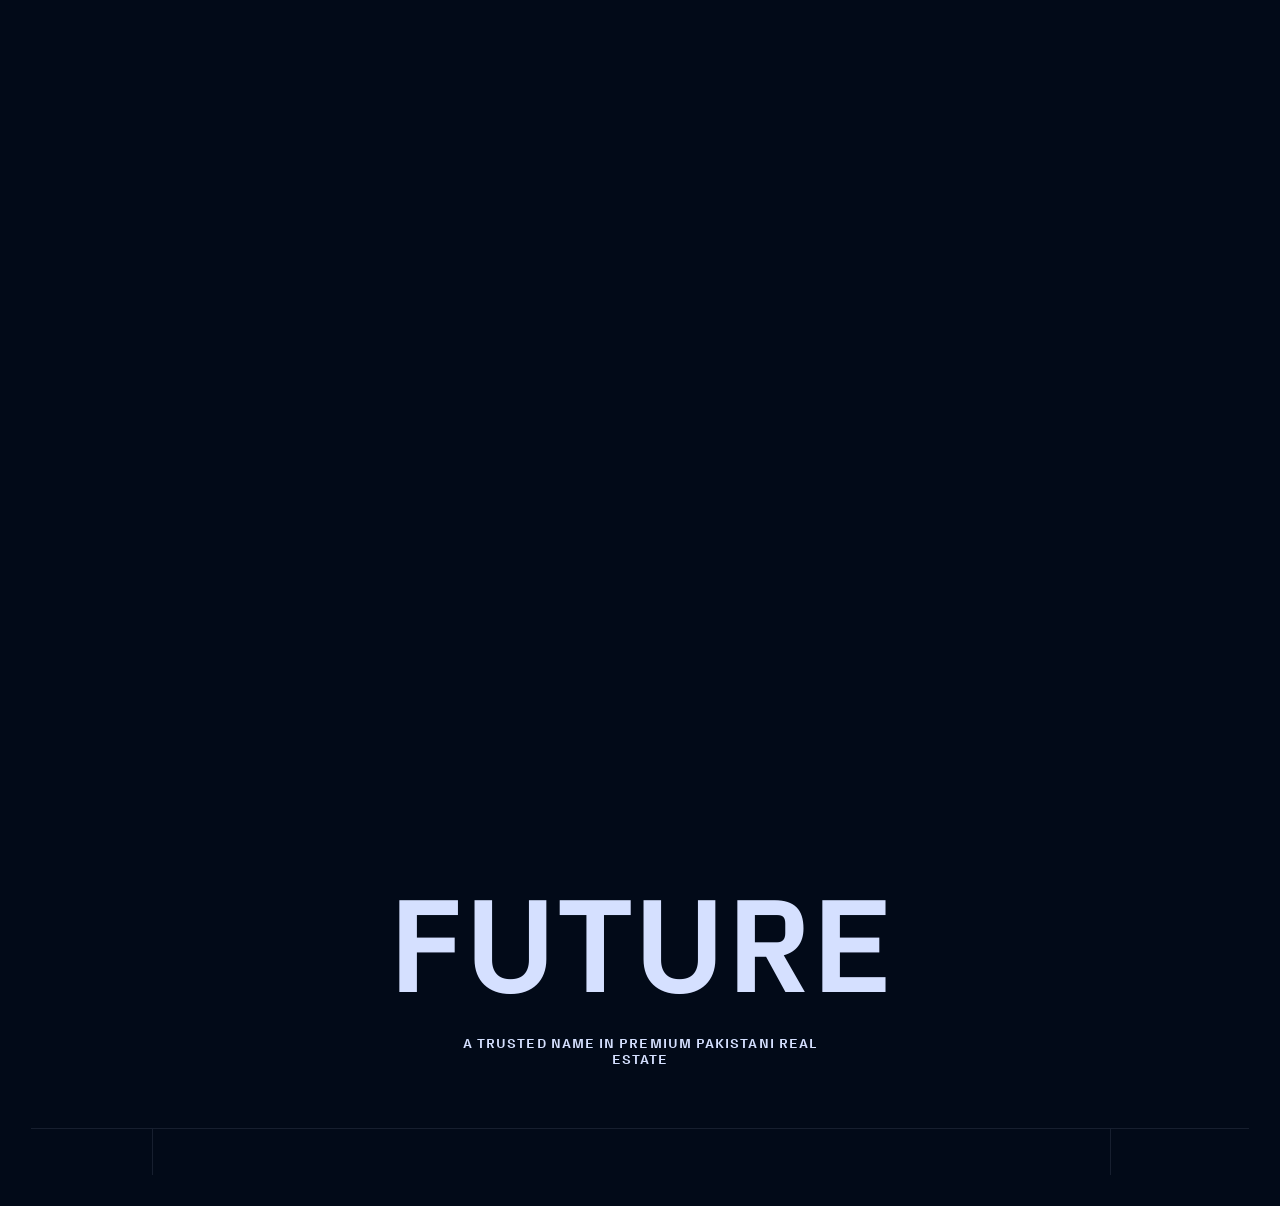
<file: about/index.html>
<!DOCTYPE html><html  lang="en-PK"><head><meta charset="utf-8"><meta name="viewport" content="width=device-width, initial-scale=1"><title>About Astra Urban | Leading Real Estate Developer in Karachi &amp; Pakistan</title><script src="https://www.googletagmanager.com/gtag/js?id=G-R5HTBMW0V3" async></script><script src="/gtag-init.js"></script><style>.center-wrapper[data-v-f17dfb82]{align-items:center;display:flex;height:100vh;justify-content:center;width:100vw}.flash-square[data-v-f17dfb82]{background-color:#d5e0ff;height:8px;top:50%;transform:translate(-50%,-50%);width:8px;z-index:1}.flash-square[data-v-f17dfb82],.progress-text[data-v-f17dfb82]{left:50%;opacity:0;position:absolute}.progress-text[data-v-f17dfb82]{top:0;transform:translate(-50%,-75%)}.loading-text[data-v-f17dfb82]{bottom:0;left:50%;opacity:0;position:absolute;transform:translate(-50%,75%)}svg[data-v-f17dfb82]{display:block;height:40px;width:auto}.cell[data-v-f17dfb82]{fill:#d5e0ff;transform-box:fill-box}.stroke[data-v-f17dfb82]{fill:none;stroke:#d5e0ff;stroke-width:1;stroke-linecap:butt;stroke-linejoin:miter;stroke-dasharray:1;stroke-dashoffset:1}.intro-sq rect[data-v-f17dfb82]{fill:#d5e0ff;opacity:0}.intro-sq[data-v-f17dfb82]{transform-origin:0 0}#sqT rect[data-v-f17dfb82],.intro-sq[data-v-f17dfb82]{transform-box:fill-box}#sqT rect[data-v-f17dfb82]{opacity:0;transform:scale(4);transform-origin:50% 50%}#sqB1 rect[data-v-f17dfb82],#sqB5 rect[data-v-f17dfb82],#sqH1 rect[data-v-f17dfb82],#sqH5 rect[data-v-f17dfb82],#sqN1 rect[data-v-f17dfb82],#sqN5 rect[data-v-f17dfb82],#sqO1 rect[data-v-f17dfb82],#sqO5 rect[data-v-f17dfb82],#sqU1 rect[data-v-f17dfb82],#sqU5 rect[data-v-f17dfb82],#sqW1 rect[data-v-f17dfb82],#sqW5 rect[data-v-f17dfb82]{opacity:0}#H_C1col[data-v-f17dfb82],#H_C5col[data-v-f17dfb82],#N_C1col[data-v-f17dfb82],#N_C5col[data-v-f17dfb82],#T_C3col[data-v-f17dfb82],#U_C1col[data-v-f17dfb82],#U_C5col[data-v-f17dfb82],#W_C1col[data-v-f17dfb82],#W_C5col[data-v-f17dfb82]{transform:scaleY(0);transform-origin:50% 50%}#H_C1row[data-v-f17dfb82],#U_E1row[data-v-f17dfb82],#W_E1row[data-v-f17dfb82]{transform:scaleX(0);transform-origin:0 50%}#T_A3row[data-v-f17dfb82]{transform:scaleX(0);transform-origin:50% 50%}#W_A3col[data-v-f17dfb82]{transform:scaleY(0);transform-origin:50% 0}#N_A5row[data-v-f17dfb82]{transform:scaleX(0);transform-origin:100% 50%}#O_triangle[data-v-f17dfb82]{fill:#d5e0ff;transform:scale(0);transform-box:fill-box;transform-origin:0 100%}.letters[data-v-f17dfb82]{opacity:0}.letters-animating .stroke[data-v-f17dfb82]{animation:draw-f17dfb82 1s cubic-bezier(.2,0,0,1) 0s forwards}.letters-animating #H_C1col[data-v-f17dfb82],.letters-animating #H_C5col[data-v-f17dfb82],.letters-animating #N_C1col[data-v-f17dfb82],.letters-animating #N_C5col[data-v-f17dfb82],.letters-animating #T_C3col[data-v-f17dfb82],.letters-animating #U_C1col[data-v-f17dfb82],.letters-animating #U_C5col[data-v-f17dfb82],.letters-animating #W_C1col[data-v-f17dfb82],.letters-animating #W_C5col[data-v-f17dfb82]{animation:colFrom1-f17dfb82 1s cubic-bezier(.2,0,0,1) 0s forwards}.letters-animating #H_C1row[data-v-f17dfb82]{animation:rowFrom1-f17dfb82 1s cubic-bezier(.2,0,0,1) 67ms forwards}.letters-animating #U_E1row[data-v-f17dfb82],.letters-animating #W_E1row[data-v-f17dfb82]{animation:rowFrom0-f17dfb82 1s cubic-bezier(.2,0,0,1) 0s forwards}.letters-animating #B_loopTop[data-v-f17dfb82]{animation:draw-f17dfb82 1s cubic-bezier(.2,0,0,1) 67ms forwards}.letters-animating #T_A3row[data-v-f17dfb82]{animation:rowFrom0-f17dfb82 1s cubic-bezier(.2,0,0,1) 67ms forwards}.letters-animating #W_A3col[data-v-f17dfb82]{animation:colFrom0-f17dfb82 1s cubic-bezier(.2,0,0,1) 0s forwards}.letters-animating #N_A5row[data-v-f17dfb82]{animation:rowFrom1-f17dfb82 1s cubic-bezier(.2,0,0,1) 67ms forwards}.letters-animating #O_triangle[data-v-f17dfb82]{animation:triGrow-f17dfb82 1s cubic-bezier(.2,0,0,1) 67ms forwards}.letters-animating .letters[data-v-f17dfb82]{animation:showLetters-f17dfb82 0s linear 0s forwards}@keyframes colFrom1-f17dfb82{0%{transform:scaleY(1)}to{transform:scaleY(5)}}@keyframes colFrom0-f17dfb82{0%{transform:scaleY(0)}to{transform:scaleY(5)}}@keyframes rowFrom1-f17dfb82{0%{transform:scaleX(1)}to{transform:scaleX(5)}}@keyframes rowFrom0-f17dfb82{0%{transform:scaleX(0)}to{transform:scaleX(5)}}@keyframes draw-f17dfb82{0%{stroke-dashoffset:1}to{stroke-dashoffset:0}}@keyframes triGrow-f17dfb82{0%{transform:scale(0)}to{transform:scale(1)}}@keyframes showLetters-f17dfb82{to{opacity:1}}</style><style>.qrButton[data-v-1f97fa6a]{-webkit-backdrop-filter:blur(20px);backdrop-filter:blur(20px);background-color:#d5e0ff1a}</style><style>.fauxBorder[data-v-c2bbcbea]{background-color:#020a191a;height:1px;left:0;position:absolute;top:0;transform:translate(-10%);width:200vw}.question[data-v-c2bbcbea]{color:#020a1980}</style><style>.cardBackground[data-v-e42651b4]{-webkit-backdrop-filter:blur(20px);backdrop-filter:blur(20px);background:#d5e0ff0d}.fauxBorder[data-v-e42651b4]{background-color:#020a191a;height:1px;left:0;position:absolute;top:0;transform:translate(-10%);width:200vw}</style><style>.beveled-box[data-v-9317ace3]{display:flex;position:relative}.beveled-box.has-border[data-v-9317ace3]{background:transparent}.beveled-box-content[data-v-9317ace3]{display:flex;height:100%;position:relative;width:100%;z-index:1}.border-svg[data-v-9317ace3]{height:100%;left:0;pointer-events:none;position:absolute;top:0;width:100%;z-index:2}</style><style>.transparent[data-v-acc11dbd]{-webkit-backdrop-filter:blur(20px);backdrop-filter:blur(20px);background-color:#d5e0ff0d;color:#d5e0ff}.solid-light[data-v-acc11dbd],.transparent__background[data-v-acc11dbd]{background-color:#d5e0ff}.solid-light[data-v-acc11dbd]{color:#020a19}.solid-dark[data-v-acc11dbd]{background-color:#020a19;color:#d5e0ff}</style><style>.eyebrow[data-v-ae672e51]{background-color:#d5e0ff1a}</style><style>.splittext-fix-0{display:block;overflow:hidden}</style><style>.splittext-fix-0{display:block}</style><style>.cardBackground[data-v-372cc8e2]{-webkit-backdrop-filter:blur(20px);backdrop-filter:blur(20px);background:#d5e0ff0d}</style><style>.cardBackground[data-v-4f872d97]{-webkit-backdrop-filter:blur(20px);backdrop-filter:blur(20px);background:#d5e0ff0d}</style><style>.bottom[data-v-616a3b02]{border-top:1px solid rgba(213,224,255,.1)}footer[data-variant=menu] .bottom[data-v-616a3b02]{border-top:1px solid rgba(2,10,25,.1)}.fauxBorder[data-v-616a3b02]{background-color:#d5e0ff1a;height:1px;left:0;position:absolute;top:0;transform:translate(-10%);width:200vw}</style><style>.opacity-hover[data-v-ba815286]{cursor:pointer;transition:opacity .33s linear}.opacity-hover[data-v-ba815286]:hover{opacity:1}.theme-light[data-v-ba815286]{background-color:#d5e0ff;color:#020a19}</style><link rel="stylesheet" href="/_nuxt/entry.B3VGTdCo.css" crossorigin><link rel="stylesheet" href="/_nuxt/about.BOtBY74m.css" crossorigin><link rel="stylesheet" href="/_nuxt/Hero.CJpCjsiN.css" crossorigin><link rel="stylesheet" href="/_nuxt/SplitCards.DVcS4QbS.css" crossorigin><link rel="preload" href="/fonts/grotesk-bold.woff2" as="font" type="font/woff2" crossorigin><link rel="preload" href="/fonts/grotesk-regular.woff2" as="font" type="font/woff2" crossorigin><link rel="preload" href="/fonts/grotesk-light.woff2" as="font" type="font/woff2" crossorigin><link rel="preload" href="/fonts/commit-mono.otf" as="font" type="font/opentype" crossorigin><link rel="preload" href="/fonts/commit-mono-bold.ttf" as="font" type="font/truetype" crossorigin><link rel="preload" as="fetch" crossorigin="anonymous" href="/about/_payload.json?b86e74f0-2e60-498e-9f13-fb0e963d8aa3"><link rel="modulepreload" as="script" crossorigin href="/_nuxt/u1ipQrxM.js"><link rel="modulepreload" as="script" crossorigin href="/_nuxt/Cd0rH1_E.js"><link rel="modulepreload" as="script" crossorigin href="/_nuxt/DGcN4sYQ.js"><link rel="modulepreload" as="script" crossorigin href="/_nuxt/IyVl1pMq.js"><link rel="preload" as="fetch" fetchpriority="low" crossorigin="anonymous" href="/_nuxt/builds/meta/b86e74f0-2e60-498e-9f13-fb0e963d8aa3.json"><link rel="prefetch" as="script" crossorigin href="/_nuxt/651Dh9dk.js"><link rel="prefetch" as="script" crossorigin href="/_nuxt/0HLO-J_r.js"><link rel="prefetch" as="script" crossorigin href="/_nuxt/biq0egKh.js"><link rel="prefetch" as="script" crossorigin href="/_nuxt/ocXXpsJX.js"><link rel="prefetch" as="script" crossorigin href="/_nuxt/Bmtl4jgW.js"><link rel="prefetch" as="script" crossorigin href="/_nuxt/D9UjBbvm.js"><meta name="robots" content="index, follow, max-image-preview:large, max-snippet:-1, max-video-preview:-1"><meta name="description" content="Learn about Astra Urban, a premium real estate developer in Pakistan with expertise in residential, commercial and mixed-use projects across major cities."><meta property="og:description" content="Astra Urban Pakistan creates premium residential and commercial landmarks across Karachi, Lahore, Islamabad, and Rawalpindi."><meta property="og:image" content="https://astra-urban-pk.vercel.app/images/share_asset.jpg"><meta name="twitter:card" content="summary_large_image"><link rel="canonical" href="https://astra-urban-pk.vercel.app/about"><link rel="icon" href="/images/favicon/favicon.ico" sizes="48x48"><link rel="icon" type="image/svg+xml" href="/images/favicon/favicon.svg"><link rel="icon" type="image/png" sizes="96x96" href="/images/favicon/favicon-96x96.png"><link rel="apple-touch-icon" href="/images/favicon/apple-touch-icon.png"><link rel="manifest" href="/images/favicon/site.webmanifest"><script type="module" src="/_nuxt/u1ipQrxM.js" crossorigin></script></head><body><!--teleport start anchor--><!--teleport anchor--><!--teleport start anchor--><!--teleport anchor--><!--teleport start anchor--><!--teleport anchor--><!--teleport start anchor--><!--teleport anchor--><!--teleport start anchor--><!--teleport anchor--><div id="__nuxt"><!--[--><div></div><!----><div class="loader fixed inset-0 bg-dark-blue z-[1000] flex justify-center items-center" data-v-f17dfb82><div class="center-wrapper flex-col opacity-0 scale-75 md:scale-100" data-v-f17dfb82><div class="relative w-fit h-fit" data-v-f17dfb82><div class="progress-text text-11 leading-1 tracking-16 font-mono text-off-blue" data-v-f17dfb82>0% </div><div class="flash-square" data-v-f17dfb82></div><svg xmlns="http://www.w3.org/2000/svg" viewBox="0 0 352 40" data-v-f17dfb82><g id="sqH1" class="intro-sq" style="--dx:0px;" data-v-f17dfb82><rect x="0" y="16" width="8" height="8" data-v-f17dfb82></rect></g><g id="sqH5" class="intro-sq" style="--dx:3.333px;" data-v-f17dfb82><rect x="28.667" y="16" width="8" height="8" data-v-f17dfb82></rect></g><g id="sqU1" class="intro-sq" style="--dx:-5.333px;" data-v-f17dfb82><rect x="57.333" y="16" width="8" height="8" data-v-f17dfb82></rect></g><g id="sqU5" class="intro-sq" style="--dx:-2px;" data-v-f17dfb82><rect x="86" y="16" width="8" height="8" data-v-f17dfb82></rect></g><g id="sqB1" class="intro-sq" style="--dx:-10.667px;" data-v-f17dfb82><rect x="114.667" y="16" width="8" height="8" data-v-f17dfb82></rect></g><g id="sqB5" class="intro-sq" style="--dx:-7.333px;" data-v-f17dfb82><rect x="143.333" y="16" width="8" height="8" data-v-f17dfb82></rect></g><g id="sqT" class="intro-sq" style="--dx:0px;" data-v-f17dfb82><rect x="172" y="16" width="8" height="8" data-v-f17dfb82></rect></g><g id="sqO1" class="intro-sq" style="--dx:7.333px;" data-v-f17dfb82><rect x="200.667" y="16" width="8" height="8" data-v-f17dfb82></rect></g><g id="sqO5" class="intro-sq" style="--dx:10.667px;" data-v-f17dfb82><rect x="229.333" y="16" width="8" height="8" data-v-f17dfb82></rect></g><g id="sqW1" class="intro-sq" style="--dx:2px;" data-v-f17dfb82><rect x="258" y="16" width="8" height="8" data-v-f17dfb82></rect></g><g id="sqW5" class="intro-sq" style="--dx:5.333px;" data-v-f17dfb82><rect x="286.667" y="16" width="8" height="8" data-v-f17dfb82></rect></g><g id="sqN1" class="intro-sq" style="--dx:-3.333px;" data-v-f17dfb82><rect x="315.333" y="16" width="8" height="8" data-v-f17dfb82></rect></g><g id="sqN5" class="intro-sq" style="--dx:0px;" data-v-f17dfb82><rect x="344" y="16" width="8" height="8" data-v-f17dfb82></rect></g><g class="letters" data-v-f17dfb82><g transform="translate(0,0) scale(8)" data-v-f17dfb82><rect id="H_C1col" class="cell" x="0" y="0" width="1" height="1" data-v-f17dfb82></rect><rect id="H_C5col" class="cell" x="4" y="0" width="1" height="1" data-v-f17dfb82></rect><rect id="H_C1row" class="cell" x="2" y="2" width="1" height="1" data-v-f17dfb82></rect><path class="stroke" d="M0.5 0.5L2.5 4.5" pathLength="1" data-v-f17dfb82></path><path class="stroke" d="M4.5 0.5L2.5 4.5" pathLength="1" data-v-f17dfb82></path></g><g transform="translate(52,0) scale(8)" data-v-f17dfb82><rect id="U_C1col" class="cell" x="0" y="2" width="1" height="1" data-v-f17dfb82></rect><rect id="U_C5col" class="cell" x="4" y="2" width="1" height="1" data-v-f17dfb82></rect><rect id="U_E1row" class="cell" x="0" y="4" width="1" height="1" data-v-f17dfb82></rect><path class="stroke" d="M4.5 0.5L0.5 0.5L0.5 2.5L4.5 2.5L4.5 4.5L0.5 4.5" pathLength="1" data-v-f17dfb82></path></g><g transform="translate(104,0) scale(8)" data-v-f17dfb82><rect class="cell" x="2" y="0" width="1" height="1" data-v-f17dfb82></rect><path id="B_mid" class="stroke" d="M2.5 0.5L2.5 4.5" pathLength="1" data-v-f17dfb82></path><path id="B_loopBottom" class="stroke" d="M0.5 0.5L4.5 0.5" pathLength="1" data-v-f17dfb82></path><path id="B_loopTop" class="stroke" d="M0.5 0.5L4.5 0.5" pathLength="1" data-v-f17dfb82></path></g><g transform="translate(156,0) scale(8)" data-v-f17dfb82><rect id="T_C3col" class="cell" x="2" y="0" width="1" height="1" data-v-f17dfb82></rect><rect id="T_A3row" class="cell" x="0" y="0" width="1" height="1" data-v-f17dfb82></rect><path class="stroke" d="M4.5 0.5L4.5 4.5L0.5 4.5" pathLength="1" data-v-f17dfb82></path></g><g transform="translate(208,0) scale(8)" data-v-f17dfb82><rect class="cell" x="0" y="0" width="1" height="1" data-v-f17dfb82></rect><rect class="cell" x="4" y="0" width="1" height="1" data-v-f17dfb82></rect><path id="O_triangle" d="M0.5 1L0.5 5L5 5Z" data-v-f17dfb82></path><path class="stroke" d="M0.5 0.5L2.5 4.5" pathLength="1" data-v-f17dfb82></path><path class="stroke" d="M4.5 0.5L2.5 4.5" pathLength="1" data-v-f17dfb82></path></g><g transform="translate(260,0) scale(8)" data-v-f17dfb82><rect id="W_C1col" class="cell" x="0" y="0" width="1" height="1" data-v-f17dfb82></rect><rect id="W_C5col" class="cell" x="4" y="0" width="1" height="1" data-v-f17dfb82></rect><rect id="W_E1row" class="cell" x="0" y="2" width="1" height="1" data-v-f17dfb82></rect><rect id="W_A3col" class="cell" x="2" y="2" width="1" height="1" data-v-f17dfb82></rect><path class="stroke" d="M0.5 0.5L0.5 4.5L4.5 4.5" pathLength="1" data-v-f17dfb82></path></g><g transform="translate(312,0) scale(8)" data-v-f17dfb82><rect id="N_C1col" class="cell" x="0" y="0" width="1" height="1" data-v-f17dfb82></rect><rect id="N_C5col" class="cell" x="4" y="0" width="1" height="1" data-v-f17dfb82></rect><rect id="N_A5row" class="cell" x="4" y="2" width="1" height="1" data-v-f17dfb82></rect><path class="stroke" d="M4.5 0.5L0.5 4.5" pathLength="1" data-v-f17dfb82></path></g></g></svg><div class="loading-text text-11 leading-1 tracking-16 uppercase font-mono text-off-blue" data-v-f17dfb82> Loading Astra Urban </div><div class="flex flex-col gap-4 absolute bottom-0 left-0 translate-y-[150%] text-11 leading-1 tracking-16 uppercase font-mono text-off-blue" data-v-f17dfb82><span class="relative inline-block whitespace-nowrap overflow-hidden w-fit h-fit" manual-trigger="true" data-v-f17dfb82><span class="invisible hidden" aria-hidden="true"><!--[--> 100% Loaded <!--]--></span><span class="relative z-10"></span><span class="absolute top-0 left-0 w-full h-full z-20 bg-off-blue text-dark-blue flex items-center"></span></span><span class="relative inline-block whitespace-nowrap overflow-hidden w-fit h-fit" manual-trigger="true" data-v-f17dfb82><span class="invisible hidden" aria-hidden="true"><!--[--> Ready to Explore <!--]--></span><span class="relative z-10"></span><span class="absolute top-0 left-0 w-full h-full z-20 bg-off-blue text-dark-blue flex items-center"></span></span></div></div></div></div><div><!--[--><div class="flex flex-col items-center select-none touch-none gap-y-20 pointer-events-none" style="opacity:1;" id="district-item-islamabad"><div class="relative w-40 h-40"><div class="w-full h-full relative"><div class="w-full h-full bg-off-blue scale-0 opacity-0 absolute left-1/2 top-1/2 -translate-x-1/2 -translate-y-1/2"></div><div class="w-full h-full absolute top-0 left-0 border-off-blue border-opacity-20 border"></div><div class="w-2 h-2 absolute top-0 left-0 -translate-y-1 -translate-x-1 bg-off-blue"></div><div class="w-2 h-2 absolute top-0 right-0 -translate-y-1 translate-x-1 bg-off-blue"></div><div class="w-2 h-2 absolute bottom-0 left-0 translate-y-1 -translate-x-1 bg-off-blue"></div><div class="w-2 h-2 absolute bottom-0 right-0 translate-y-1 translate-x-1 bg-off-blue"></div></div><div class="w-[0.313rem] h-[0.313rem] absolute top-1/2 left-1/2 -translate-y-1/2 -translate-x-1/2 bg-off-blue"></div></div><div class="relative top-full flex flex-col items-center gap-y-8"><div class="flex relative p-4"><div class="w-full h-full absolute left-0 top-0 bg-off-blue"></div><span class="relative whitespace-nowrap font-mono text-11 leading-1.2 tracking-8 text-dark-blue text-nowrap uppercase" style="display:inline-block;"><span class="invisible inline-block" aria-hidden="true"><!--[-->09 PROJECTS<!--]--></span><span class="absolute inset-0"></span></span></div><span class="text-16 font-bold leading-0.8 tracking-4 uppercase text-off-blue text-nowrap"><span class="relative whitespace-nowrap uppercase" style="display:inline-block;"><span class="invisible inline-block" aria-hidden="true"><!--[-->Islamabad<!--]--></span><span class="absolute inset-0"></span></span></span></div></div><div class="flex flex-col items-center select-none touch-none gap-y-20 pointer-events-none" style="opacity:1;" id="district-item-karachi"><div class="relative w-40 h-40"><div class="w-full h-full relative"><div class="w-full h-full bg-off-blue scale-0 opacity-0 absolute left-1/2 top-1/2 -translate-x-1/2 -translate-y-1/2"></div><div class="w-full h-full absolute top-0 left-0 border-off-blue border-opacity-20 border"></div><div class="w-2 h-2 absolute top-0 left-0 -translate-y-1 -translate-x-1 bg-off-blue"></div><div class="w-2 h-2 absolute top-0 right-0 -translate-y-1 translate-x-1 bg-off-blue"></div><div class="w-2 h-2 absolute bottom-0 left-0 translate-y-1 -translate-x-1 bg-off-blue"></div><div class="w-2 h-2 absolute bottom-0 right-0 translate-y-1 translate-x-1 bg-off-blue"></div></div><div class="w-[0.313rem] h-[0.313rem] absolute top-1/2 left-1/2 -translate-y-1/2 -translate-x-1/2 bg-off-blue"></div></div><div class="relative top-full flex flex-col items-center gap-y-8"><div class="flex relative p-4"><div class="w-full h-full absolute left-0 top-0 bg-off-blue"></div><span class="relative whitespace-nowrap font-mono text-11 leading-1.2 tracking-8 text-dark-blue text-nowrap uppercase" style="display:inline-block;"><span class="invisible inline-block" aria-hidden="true"><!--[-->12 PROJECTS<!--]--></span><span class="absolute inset-0"></span></span></div><span class="text-16 font-bold leading-0.8 tracking-4 uppercase text-off-blue text-nowrap"><span class="relative whitespace-nowrap uppercase" style="display:inline-block;"><span class="invisible inline-block" aria-hidden="true"><!--[-->Karachi<!--]--></span><span class="absolute inset-0"></span></span></span></div></div><div class="flex flex-col items-center select-none touch-none gap-y-20 pointer-events-none" style="opacity:1;" id="district-item-lahore"><div class="relative w-40 h-40"><div class="w-full h-full relative"><div class="w-full h-full bg-off-blue scale-0 opacity-0 absolute left-1/2 top-1/2 -translate-x-1/2 -translate-y-1/2"></div><div class="w-full h-full absolute top-0 left-0 border-off-blue border-opacity-20 border"></div><div class="w-2 h-2 absolute top-0 left-0 -translate-y-1 -translate-x-1 bg-off-blue"></div><div class="w-2 h-2 absolute top-0 right-0 -translate-y-1 translate-x-1 bg-off-blue"></div><div class="w-2 h-2 absolute bottom-0 left-0 translate-y-1 -translate-x-1 bg-off-blue"></div><div class="w-2 h-2 absolute bottom-0 right-0 translate-y-1 translate-x-1 bg-off-blue"></div></div><div class="w-[0.313rem] h-[0.313rem] absolute top-1/2 left-1/2 -translate-y-1/2 -translate-x-1/2 bg-off-blue"></div></div><div class="relative top-full flex flex-col items-center gap-y-8"><div class="flex relative p-4"><div class="w-full h-full absolute left-0 top-0 bg-off-blue"></div><span class="relative whitespace-nowrap font-mono text-11 leading-1.2 tracking-8 text-dark-blue text-nowrap uppercase" style="display:inline-block;"><span class="invisible inline-block" aria-hidden="true"><!--[-->18 PROJECTS<!--]--></span><span class="absolute inset-0"></span></span></div><span class="text-16 font-bold leading-0.8 tracking-4 uppercase text-off-blue text-nowrap"><span class="relative whitespace-nowrap uppercase" style="display:inline-block;"><span class="invisible inline-block" aria-hidden="true"><!--[-->Lahore<!--]--></span><span class="absolute inset-0"></span></span></span></div></div><div class="flex flex-col items-center select-none touch-none gap-y-20 pointer-events-none" style="opacity:1;" id="district-item-rawalpindi"><div class="relative w-40 h-40"><div class="w-full h-full relative"><div class="w-full h-full bg-off-blue scale-0 opacity-0 absolute left-1/2 top-1/2 -translate-x-1/2 -translate-y-1/2"></div><div class="w-full h-full absolute top-0 left-0 border-off-blue border-opacity-20 border"></div><div class="w-2 h-2 absolute top-0 left-0 -translate-y-1 -translate-x-1 bg-off-blue"></div><div class="w-2 h-2 absolute top-0 right-0 -translate-y-1 translate-x-1 bg-off-blue"></div><div class="w-2 h-2 absolute bottom-0 left-0 translate-y-1 -translate-x-1 bg-off-blue"></div><div class="w-2 h-2 absolute bottom-0 right-0 translate-y-1 translate-x-1 bg-off-blue"></div></div><div class="w-[0.313rem] h-[0.313rem] absolute top-1/2 left-1/2 -translate-y-1/2 -translate-x-1/2 bg-off-blue"></div></div><div class="relative top-full flex flex-col items-center gap-y-8"><div class="flex relative p-4"><div class="w-full h-full absolute left-0 top-0 bg-off-blue"></div><span class="relative whitespace-nowrap font-mono text-11 leading-1.2 tracking-8 text-dark-blue text-nowrap uppercase" style="display:inline-block;"><span class="invisible inline-block" aria-hidden="true"><!--[-->06 PROJECTS<!--]--></span><span class="absolute inset-0"></span></span></div><span class="text-16 font-bold leading-0.8 tracking-4 uppercase text-off-blue text-nowrap"><span class="relative whitespace-nowrap uppercase" style="display:inline-block;"><span class="invisible inline-block" aria-hidden="true"><!--[-->Rawalpindi<!--]--></span><span class="absolute inset-0"></span></span></span></div></div><!--]--><div style="width:100%;height:100%;position:fixed;top:0;left:0;z-index:0;"><div style="width:100%;height:100%;filter:none;"></div><!--[--><div class="absolute inset-0 w-full h-full bg-dark-blue pointer-events-none" style="opacity:0;"><!----></div><!--]--></div></div><div><div><!--[--><div id="map" class="w-full h-full absolute"></div><div class="page"><div><div class="flex flex-col overflow-hidden"><div class="beveled-box flex-1 m-[0.625rem] md:m-[2.5rem] h-[calc(100dvh-0.625rem*2)] md:h-[calc(100dvh-2.5rem*2)] max-h-[calc(100dvh-0.625rem*2)] md:max-h-[calc(100dvh-2.5rem*2)] has-border flex-1 m-[0.625rem] md:m-[2.5rem] h-[calc(100dvh-0.625rem*2)] md:h-[calc(100dvh-2.5rem*2)] max-h-[calc(100dvh-0.625rem*2)] md:max-h-[calc(100dvh-2.5rem*2)]" data-v-9317ace3><div class="beveled-box-content" style="" data-v-9317ace3><!--[--><div class="absolute top-0 left-0 w-full px-28 sm:px-32 py-18 sm:py-32 pointer-events-none z-[9999]" aria-label="Main site navigation"><div class="flex items-center justify-between"><a href="/" class="w-fit sm:w-1/3 pointer-events-auto sm:w-auto flex justify-center sm:justify-start" aria-label="homepage"><svg xmlns="http://www.w3.org/2000/svg" fill="none" viewBox="0 0 186 20" class="w-[11.625rem] h-[1.25rem] hidden sm:block text-off-blue overflow-hidden"><path fill="#D5E0FF" d="M0 0h4.043v20H0zM16.174 0h4.043v20h-4.043zM0 0h20.217v4.043H0zM4.043 8h12.131v4.043H4.043zM28.304 0h20.217v4.043H28.304zM28.304 4.043h4.043V8H28.304zM28.304 8h20.217v4.043H28.304zM44.478 12.043h4.043V15.957h-4.043zM28.304 15.957h20.217V20H28.304zM56.608 0h20.217v4.043H56.608zM64.695 4.043h4.043V20h-4.043zM84.912 0h4.043v20H84.912zM84.912 0h16.174v4.043H84.912zM97.043 0h4.043v12.043h-4.043zM84.912 8h16.174v4.043H84.912zM92.999 12.043h4.043V20h-4.043zM97.043 15.957h8.086V20h-8.086zM113.216 0h4.043v20H113.216zM129.39 0h4.043v20h-4.043zM113.216 0h20.217v4.043H113.216zM117.259 8h12.131v4.043H117.259z"></path></svg><svg xmlns="http://www.w3.org/2000/svg" fill="none" viewBox="0 0 32 32" class="w-[2rem] h-[2rem] sm:hidden text-off-blue"><path fill="currentColor" d="M32 32H0V0h32zm-6.396-6.4V6.402h-19.2l19.2 19.2Z"></path></svg></a><div class="absolute top-10 md:top-16 right-10 md:right-16 flex z-10 pointer-events-auto items-center"><div class="text-white mr-24 hidden md:flex gap-16 text-12 tracking-16 uppercase"><a aria-current="page" href="/about" class="router-link-active router-link-exact-active font-mono text-off-blue" title="About Us"><span class="sr-only">About Us</span><span class="relative whitespace-nowrap" style="display:inline-block;" aria-hidden="true"><span class="invisible inline-block" aria-hidden="true"><!--[--> About <!--]--></span><span class="absolute inset-0"></span></span></a><a href="/projects" class="font-mono text-off-blue" title="Careers"><span class="sr-only">Projects</span><span class="relative whitespace-nowrap" style="display:inline-block;" aria-hidden="true"><span class="invisible inline-block" aria-hidden="true"><!--[--> Projects <!--]--></span><span class="absolute inset-0"></span></span></a><a href="/careers" class="font-mono text-off-blue" title="Careers"><span class="sr-only">Careers</span><span class="relative whitespace-nowrap" style="display:inline-block;" aria-hidden="true"><span class="invisible inline-block" aria-hidden="true"><!--[--> Careers <!--]--></span><span class="absolute inset-0"></span></span></a><a href="/contact" class="font-mono text-off-blue" title="Contact Us"><span class="sr-only">Contact Us</span><span class="relative whitespace-nowrap" style="display:inline-block;" aria-hidden="true"><span class="invisible inline-block" aria-hidden="true"><!--[--> Contact <!--]--></span><span class="absolute inset-0"></span></span></a><a href="/news" class="font-mono text-off-blue" title="News"><span class="sr-only">News</span><span class="relative whitespace-nowrap" style="display:inline-block;" aria-hidden="true"><span class="invisible inline-block" aria-hidden="true"><!--[--> News <!--]--></span><span class="absolute inset-0"></span></span></a></div><div class="pointer-events-auto flex"><div class="relative" style="opacity:1;" data-v-acc11dbd><svg class="absolute inset-0 w-full h-full pointer-events-none z-10" style="opacity:0;transition:opacity 0.1s;" viewBox="0 0 0 0" fill="none" xmlns="http://www.w3.org/2000/svg" preserveAspectRatio="none" data-v-acc11dbd><path d="" stroke="#D5E0FF" stroke-width="0" stroke-linecap="butt" stroke-linejoin="round" fill="none" opacity="0.15" data-v-acc11dbd></path><path d="" stroke="#D5E0FF" stroke-width="0" stroke-linecap="butt" stroke-linejoin="round" fill="none" opacity="0.15" data-v-acc11dbd></path></svg><button class="m-0 p-0 bg-none border-none focus:outline-none" data-v-acc11dbd><!--[--><div class="beveled-box" data-v-acc11dbd data-v-9317ace3><div class="beveled-box-content" style="" data-v-9317ace3><!--[--><div class="flex justify-center items-center gap-8 px-28 font-bold text-11 sm:text-12 leading-1.2 tracking-16 uppercase transparent py-20" data-v-acc11dbd><div data-icon-animate class="relative w-8 h-12" data-v-acc11dbd><div class="absolute w-4 h-4 top-0 left-0 bg-[currentColor]"></div><div class="absolute opacity-0 w-4 h-4 top-0 right-0 bg-[currentColor]"></div><div class="absolute opacity-0 w-4 h-4 left-0 top-[50%] -translate-y-1/2 bg-[currentColor]"></div><div class="absolute w-4 h-4 right-0 top-[50%] -translate-y-1/2 bg-[currentColor]"></div><div class="absolute w-4 h-4 bottom-0 left-0 bg-[currentColor]"></div><div class="absolute opacity-0 w-4 h-4 bottom-0 right-0 bg-[currentColor]"></div></div><span class="relative whitespace-nowrap" style="display:inline-block;" data-v-acc11dbd><span class="invisible inline-block" aria-hidden="true"><!--[--><!--[--> Login <!--]--><!--]--></span><span class="absolute inset-0"></span></span><div class="transparent__background absolute top-0 left-0 w-full h-full bg-off-white opacity-0 -z-1" data-v-acc11dbd></div></div><!--]--></div><!----><div class="absolute bottom-0 left-0 w-full" data-v-9317ace3><!----></div><!--[--><!--]--></div><!--]--></button></div><div class="relative" style="opacity:1;" data-v-acc11dbd><svg class="absolute inset-0 w-full h-full pointer-events-none z-10" style="opacity:0;transition:opacity 0.1s;" viewBox="0 0 0 0" fill="none" xmlns="http://www.w3.org/2000/svg" preserveAspectRatio="none" data-v-acc11dbd><path d="" stroke="#D5E0FF" stroke-width="1" stroke-linecap="butt" stroke-linejoin="round" fill="none" opacity="0.15" data-v-acc11dbd></path><path d="" stroke="#D5E0FF" stroke-width="1" stroke-linecap="butt" stroke-linejoin="round" fill="none" opacity="0.15" data-v-acc11dbd></path></svg><button class="m-0 p-0 bg-none border-none focus:outline-none" data-v-acc11dbd><!--[--><div class="beveled-box" data-v-acc11dbd data-v-9317ace3><div class="beveled-box-content" style="" data-v-9317ace3><!--[--><div class="flex justify-center items-center gap-8 px-28 font-bold text-11 sm:text-12 leading-1.2 tracking-16 uppercase solid-light py-20" data-v-acc11dbd><div data-icon-animate class="relative w-12 h-12" data-v-acc11dbd><div class="absolute w-4 h-4 top-0 left-0 bg-[currentColor]"></div><div class="absolute w-4 h-4 top-0 right-0 bg-[currentColor]"></div><div class="absolute w-4 h-4 bottom-0 left-0 bg-[currentColor]"></div><div class="absolute w-4 h-4 bottom-0 right-0 bg-[currentColor]"></div></div><span class="relative whitespace-nowrap" style="display:inline-block;" data-v-acc11dbd><span class="invisible inline-block" aria-hidden="true"><!--[--><!--[--> Menu <!--]--><!--]--></span><span class="absolute inset-0"></span></span><div class="transparent__background absolute top-0 left-0 w-full h-full bg-off-white opacity-0 -z-1" data-v-acc11dbd></div></div><!--]--></div><!----><div class="absolute bottom-0 left-0 w-full" data-v-9317ace3><!----></div><!--[--><!--]--></div><!--]--></button></div></div></div></div></div><div class="js-page-scroll | relative w-full h-full overflow-y-scroll overflow-x-hidden"><div class="relative mb-[calc(0.625rem*2)] md:mb-[calc(2.5rem*2)] w-full"><!--[--><div class="absolute top-0 left-0 w-full h-full | js-core:scroll"></div><div class="flex w-full h-[calc(100dvh-0.625rem*2)] md:h-[calc(100dvh-2.5rem*2)] max-h-[calc(100dvh-0.625rem*2)] md:max-h-[calc(100dvh-2.5rem*2)] items-end justify-center" data-v-ae672e51><div class="flex flex-col items-center justify-center gap-132 md:gap-48 mb-116 md:mb-144" data-v-ae672e51><div class="flex flex-col items-center justify-center gap-16" data-v-ae672e51><!----><h2 style="display:inline-block;" class="text-54 md:text-180 leading-0.9 md:leading-0.8 tracking-0 text-center font-bold uppercase max-w-[90vw] md:max-w-[60rem] text-off-blue" duration="1" data-v-ae672e51><!--[--><!--[-->Shape the future<!--]--><!--]--></h2></div><div class="flex flex-col gap-32" data-v-ae672e51><div class="adornment | flex sm:hidden items-center justify-center" data-v-ae672e51><div class="absolute w-7 h-1 bg-off-blue" data-v-ae672e51></div><div class="absolute h-7 w-1 bg-off-blue" data-v-ae672e51></div></div><span style="display:inline-block;" class="text-11 md:text-18 leading-1.2 tracking-8 font-bold text-center uppercase text-off-blue w-[11.25rem] md:w-[30rem]" duration="1" data-v-ae672e51><!--[--><!--[-->A trusted name in premium Pakistani real estate<!--]--><!--]--></span></div></div></div><div class="w-full h-[75dvh]"></div><div class="flex flex-col gap-40 md:gap-64 items-center justify-center text-off-white"><div class="flex flex-col gap-24 items-center justify-center"><div style="display:inline-block;" class="w-fit h-fit" duration="1"><!--[--><div data-icon-animate class="relative w-8 h-12 rotate-90"><div class="absolute w-4 h-4 top-0 left-0 bg-[currentColor]"></div><div class="absolute opacity-0 w-4 h-4 top-0 right-0 bg-[currentColor]"></div><div class="absolute opacity-0 w-4 h-4 left-0 top-[50%] -translate-y-1/2 bg-[currentColor]"></div><div class="absolute w-4 h-4 right-0 top-[50%] -translate-y-1/2 bg-[currentColor]"></div><div class="absolute w-4 h-4 bottom-0 left-0 bg-[currentColor]"></div><div class="absolute opacity-0 w-4 h-4 bottom-0 right-0 bg-[currentColor]"></div></div><!--]--></div><div class="flex flex-col text-11 md:text-16 font-bold leading-1.2 tracking-8 text-center uppercase"><span style="display:inline-block;" duration="1"><!--[--><!--[--> The most reliable <!--]--><!--]--></span><span style="display:inline-block;" duration="1"><!--[--><!--[--> real estate developers in Pakistan <!--]--><!--]--></span></div></div><h2 style="display:inline-block;" class="text-32 md:text-110 leading-0.9 tracking-0 text-center font-bold uppercase px-[2.5rem] md:px-[12.5rem]" duration="1"><!--[--><!--[--> Astra Urban has helped shape the city for over 40 years and we&#39;re just getting started. <!--]--><!--]--></h2><span style="display:inline-block;" class="text-16 leading-1.6 -tracking-2 font-light text-center opacity-80 px-[2.5rem] md:px-0 md:w-[31.25rem]" duration="1"><!--[--><!--[--> With every project, we aim to create spaces that matter, and we know it takes exceptional people to bring that vision to life. <!--]--><!--]--></span></div><div class="w-full h-[10rem] md:h-[15rem]"></div><div class="relative flex flex-col md:flex-row px-[1.875rem] md:px-[9.75rem] text-off-white md:pt-[21.875rem] md:pb-[15rem] gap-80 md:gap-0"><div class="flex w-full md:w-[50%]"><div class="flex flex-col gap-24"><div class="flex flex-col gap-8"><span class="relative whitespace-nowrap text-14 leading-1 tracking-0 font-bold uppercase" style="display:inline-block;"><span class="invisible inline-block" aria-hidden="true"><!--[-->About Astra Urban<!--]--></span><span class="absolute inset-0"></span></span><span class="relative whitespace-nowrap text-11 leading-1.2 tracking-8 font-mono uppercase opacity-50" style="display:inline-block;"><span class="invisible inline-block" aria-hidden="true"><!--[-->Informations Data<!--]--></span><span class="absolute inset-0"></span></span></div><div class="flex flex-col gap-8 md:gap-6"><!--[--><div class="flex gap-8"><span class="relative whitespace-nowrap text-11 leading-1.2 tracking-8 font-mono uppercase" style="display:inline-block;"><span class="invisible inline-block" aria-hidden="true"><!--[-->Created<!--]--></span><span class="absolute inset-0"></span></span><span class="relative whitespace-nowrap text-11 leading-1.2 tracking-8 font-mono uppercase opacity-50" style="display:inline-block;"><span class="invisible inline-block" aria-hidden="true"><!--[-->1989<!--]--></span><span class="absolute inset-0"></span></span></div><div class="flex gap-8"><span class="relative whitespace-nowrap text-11 leading-1.2 tracking-8 font-mono uppercase" style="display:inline-block;"><span class="invisible inline-block" aria-hidden="true"><!--[-->Focus<!--]--></span><span class="absolute inset-0"></span></span><span class="relative whitespace-nowrap text-11 leading-1.2 tracking-8 font-mono uppercase opacity-50" style="display:inline-block;"><span class="invisible inline-block" aria-hidden="true"><!--[-->Astra Urban<!--]--></span><span class="absolute inset-0"></span></span></div><div class="flex gap-8"><span class="relative whitespace-nowrap text-11 leading-1.2 tracking-8 font-mono uppercase" style="display:inline-block;"><span class="invisible inline-block" aria-hidden="true"><!--[-->Leadership<!--]--></span><span class="absolute inset-0"></span></span><span class="relative whitespace-nowrap text-11 leading-1.2 tracking-8 font-mono uppercase opacity-50" style="display:inline-block;"><span class="invisible inline-block" aria-hidden="true"><!--[--><!--]--></span><span class="absolute inset-0"></span></span></div><!--]--></div></div></div><div class="hidden md:flex items-center justify-center absolute top-0 left-[calc(50%)]"><div class="absolute w-7 h-1 bg-off-blue"></div><div class="absolute h-7 w-1 bg-off-blue"></div></div><div class="borderRight | hidden md:block absolute top-0 left-[50%] -translate-x-[100%] w-1 h-[100%]"></div><div class="flex w-full md:w-[50%] mt-auto"><div class="flex flex-col md:ml-auto"><h2 style="display:inline-block;" class="text-16 leading-1.2 tracking-4 font-bold md:w-[25rem]" duration="1"><!--[--><!--[-->Astra Urban Pakistan develops residential, commercial and mixed-use projects across Pakistan's major urban centres.<!--]--><!--]--></h2><span style="display:inline-block;" class="text-16 leading-1.6 -tracking-2 font-light mt-24 opacity-60 md:w-[31.25rem]" duration="1"><!--[--><!--[-->Our vision is to create enduring value and remarkable landmarks that reflect our commitment to quality, design and community.<!--]--><!--]--></span><div class="mt-32 w-fit h-fit"><div class="relative" style="opacity:0;" href="/contact" border-width="2" data-v-acc11dbd><svg class="absolute inset-0 w-full h-full pointer-events-none z-10" style="opacity:0;transition:opacity 0.1s;" viewBox="0 0 0 0" fill="none" xmlns="http://www.w3.org/2000/svg" preserveAspectRatio="none" data-v-acc11dbd><path d="" stroke="#D5E0FF" stroke-width="1" stroke-linecap="butt" stroke-linejoin="round" fill="none" opacity="0.15" data-v-acc11dbd></path><path d="" stroke="#D5E0FF" stroke-width="1" stroke-linecap="butt" stroke-linejoin="round" fill="none" opacity="0.15" data-v-acc11dbd></path></svg><a href="/contact" class="m-0 p-0 bg-none border-none focus:outline-none" border-width="2" data-v-acc11dbd><!--[--><div class="beveled-box has-border" data-v-acc11dbd data-v-9317ace3><div class="beveled-box-content" style="" data-v-9317ace3><!--[--><div class="flex justify-center items-center gap-8 px-28 font-bold text-11 sm:text-12 leading-1.2 tracking-16 uppercase transparent py-20" data-v-acc11dbd><div data-icon-animate class="relative w-8 h-12" data-v-acc11dbd><div class="absolute w-4 h-4 top-0 left-0 bg-[currentColor]"></div><div class="absolute opacity-0 w-4 h-4 top-0 right-0 bg-[currentColor]"></div><div class="absolute opacity-0 w-4 h-4 left-0 top-[50%] -translate-y-1/2 bg-[currentColor]"></div><div class="absolute w-4 h-4 right-0 top-[50%] -translate-y-1/2 bg-[currentColor]"></div><div class="absolute w-4 h-4 bottom-0 left-0 bg-[currentColor]"></div><div class="absolute opacity-0 w-4 h-4 bottom-0 right-0 bg-[currentColor]"></div></div><span class="relative whitespace-nowrap" style="display:inline-block;" data-v-acc11dbd><span class="invisible inline-block" aria-hidden="true"><!--[--><!--[--> Get In Touch <!--]--><!--]--></span><span class="absolute inset-0"></span></span><div class="transparent__background absolute top-0 left-0 w-full h-full bg-off-white opacity-0 -z-1" data-v-acc11dbd></div></div><!--]--></div><svg class="border-svg" viewBox="0 0 0 0" preserveAspectRatio="none" data-v-9317ace3><path d="" fill="none" stroke="rgba(213, 224, 255, 0.1)" stroke-width="2" data-v-9317ace3></path></svg><div class="absolute bottom-0 left-0 w-full" data-v-9317ace3><!----></div><!--[--><!--]--></div><!--]--></a></div></div></div></div></div><div class="relative flex flex-col md:flex-row gap-20 md:gap-0 px-[2.5rem] md:px-[9.75rem] text-off-white pt-[10rem] md:pt-[15rem] pb-[10rem] md:pb-[40rem]" data-v-372cc8e2><div class="flex w-full md:w-[50%] items-center justify-center" data-v-372cc8e2><div class="w-fit" data-v-372cc8e2><div data-v-372cc8e2><div data-v-372cc8e2><div class="beveled-box has-border" data-v-372cc8e2 data-v-9317ace3><div class="beveled-box-content" style="" data-v-9317ace3><!--[--><div class="cardBackground | relative pt-[7.25rem] md:pt-[12.125rem] pb-[1.25rem] md:pb-[2rem] pl-[1rem] pr-[2.375rem] text-off-blue" data-v-372cc8e2><div class="absolute top-10 md:top-16 left-10 md:left-16 flex items-center justify-center gap-10 md:gap-12" data-v-372cc8e2><svg xmlns="http://www.w3.org/2000/svg" fill="none" viewBox="0 0 16 16" class="w-[1rem] h-[1rem] text-off-blue" data-v-372cc8e2><path fill="#D5E0FF" d="M0 0h16v16H0z"></path></svg><span class="text-9 md:text-11 leading-1.2 tracking-16 font-regular uppercase -mb-1" data-v-372cc8e2>Completed projects</span></div><div class="flex flex-col gap-32 md:gap-40 text-left" data-v-372cc8e2><div class="flex w-fit font-mono text-dark-blue text-104 md:text-120 leading-1.2 -tracking-4 uppercase text-off-white" data-v-372cc8e2><!----><div class="relative flex w-fit h-fit items-center justify-center overflow-hidden"><span>0</span><span class="absolute translate-y-[100%]">1</span><span class="absolute translate-y-[100%]">2</span><span class="absolute translate-y-[100%]">3</span><span class="absolute translate-y-[100%]">4</span><span class="absolute translate-y-[100%]">5</span><span class="absolute translate-y-[100%]">6</span><span class="absolute translate-y-[100%]">7</span><span class="absolute translate-y-[100%]">8</span><span class="absolute translate-y-[100%]">9</span></div><div class="relative flex w-fit h-fit items-center justify-center overflow-hidden"><span>0</span><span class="absolute translate-y-[100%]">1</span><span class="absolute translate-y-[100%]">2</span><span class="absolute translate-y-[100%]">3</span><span class="absolute translate-y-[100%]">4</span><span class="absolute translate-y-[100%]">5</span><span class="absolute translate-y-[100%]">6</span><span class="absolute translate-y-[100%]">7</span><span class="absolute translate-y-[100%]">8</span><span class="absolute translate-y-[100%]">9</span></div></div><div class="flex flex-col gap-16 w-[16.25rem]" data-v-372cc8e2><span class="relative whitespace-nowrap text-12 md:text-14 leading-1 tracking-0 font-bold uppercase" style="display:inline-block;" data-v-372cc8e2><span class="invisible inline-block" aria-hidden="true"><!--[-->premium developments<!--]--></span><span class="absolute inset-0"></span></span><div style="display:inline-block;" class="text-16 leading-1.6 -tracking-2 font-light" duration="1" data-v-372cc8e2><!--[--><!--[-->Delivered across commercial, residential and mixed-use projects.<!--]--><!--]--></div></div></div></div><!--]--></div><svg class="border-svg" viewBox="0 0 0 0" preserveAspectRatio="none" data-v-9317ace3><path d="" fill="none" stroke="rgba(213, 224, 255, 0.05)" stroke-width="3" data-v-9317ace3></path></svg><div class="absolute bottom-0 left-0 w-full" data-v-9317ace3><!----></div><!--[--><!--]--></div></div></div></div></div><div class="borderRight | hidden md:block absolute top-0 left-[50%] -translate-x-[100%] w-1 h-[100%]" data-v-372cc8e2></div><div class="relative md:absolute md:top-[50%] md:left-[50%] md:-translate-y-[50%] md:-translate-x-[50%] w-fit" data-v-372cc8e2><div data-v-372cc8e2><div data-v-372cc8e2><div class="beveled-box has-border" data-v-372cc8e2 data-v-9317ace3><div class="beveled-box-content" style="" data-v-9317ace3><!--[--><div class="cardBackground | relative pt-[7.25rem] md:pt-[12.125rem] pb-[1.25rem] md:pb-[2rem] pl-[1rem] pr-[2.375rem] text-off-blue" data-v-372cc8e2><div class="absolute top-10 md:top-16 left-10 md:left-16 flex items-center justify-center gap-10 md:gap-12" data-v-372cc8e2><svg xmlns="http://www.w3.org/2000/svg" fill="none" viewBox="0 0 16 16" class="w-[1rem] h-[1rem] text-off-blue" data-v-372cc8e2><path stroke="#D5E0FF" d="M.5.5h15v15H.5z"></path><path fill="#D5E0FF" d="M16 16 0 0v16z"></path></svg><span class="text-9 md:text-11 leading-1.2 tracking-16 font-regular uppercase -mb-1" data-v-372cc8e2>Ongoing projects</span></div><div class="flex flex-col gap-32 md:gap-40 text-left" data-v-372cc8e2><div class="flex w-fit font-mono text-dark-blue text-104 md:text-120 leading-1.2 -tracking-4 uppercase text-off-white" data-v-372cc8e2><!----><div class="relative flex w-fit h-fit items-center justify-center overflow-hidden"><span>0</span><span class="absolute translate-y-[100%]">1</span><span class="absolute translate-y-[100%]">2</span><span class="absolute translate-y-[100%]">3</span><span class="absolute translate-y-[100%]">4</span><span class="absolute translate-y-[100%]">5</span><span class="absolute translate-y-[100%]">6</span><span class="absolute translate-y-[100%]">7</span><span class="absolute translate-y-[100%]">8</span><span class="absolute translate-y-[100%]">9</span></div><div class="relative flex w-fit h-fit items-center justify-center overflow-hidden"><span>0</span><span class="absolute translate-y-[100%]">1</span><span class="absolute translate-y-[100%]">2</span><span class="absolute translate-y-[100%]">3</span><span class="absolute translate-y-[100%]">4</span><span class="absolute translate-y-[100%]">5</span><span class="absolute translate-y-[100%]">6</span><span class="absolute translate-y-[100%]">7</span><span class="absolute translate-y-[100%]">8</span><span class="absolute translate-y-[100%]">9</span></div></div><div class="flex flex-col gap-16 w-[16.25rem]" data-v-372cc8e2><span class="relative whitespace-nowrap text-12 md:text-14 leading-1 tracking-0 font-bold uppercase" style="display:inline-block;" data-v-372cc8e2><span class="invisible inline-block" aria-hidden="true"><!--[-->active pipeline<!--]--></span><span class="absolute inset-0"></span></span><div style="display:inline-block;" class="text-16 leading-1.6 -tracking-2 font-light" duration="1" data-v-372cc8e2><!--[--><!--[-->Currently under development across key Pakistani cities.<!--]--><!--]--></div></div></div></div><!--]--></div><svg class="border-svg" viewBox="0 0 0 0" preserveAspectRatio="none" data-v-9317ace3><path d="" fill="none" stroke="rgba(213, 224, 255, 0.05)" stroke-width="3" data-v-9317ace3></path></svg><div class="absolute bottom-0 left-0 w-full" data-v-9317ace3><!----></div><!--[--><!--]--></div></div></div></div><div class="flex w-full md:w-[50%] items-center justify-center md:-mb-[20rem]" data-v-372cc8e2><div class="w-fit mt-auto" data-v-372cc8e2><div data-v-372cc8e2><div data-v-372cc8e2><div class="beveled-box has-border" data-v-372cc8e2 data-v-9317ace3><div class="beveled-box-content" style="" data-v-9317ace3><!--[--><div class="cardBackground | relative pt-[7.25rem] md:pt-[12.125rem] pb-[1.25rem] md:pb-[2rem] pl-[1rem] pr-[2.375rem] text-off-blue" data-v-372cc8e2><div class="absolute top-10 md:top-16 left-10 md:left-16 flex items-center justify-center gap-10 md:gap-12" data-v-372cc8e2><svg xmlns="http://www.w3.org/2000/svg" fill="none" viewBox="0 0 16 16" class="w-[1rem] h-[1rem] text-off-blue" data-v-372cc8e2><path stroke="#D5E0FF" d="M.5.5h15v15H.5z"></path><path fill="#D5E0FF" d="M6 6h4v4H6z"></path></svg><span class="text-9 md:text-11 leading-1.2 tracking-16 font-regular uppercase -mb-1" data-v-372cc8e2>Upcoming projects</span></div><div class="flex flex-col gap-32 md:gap-40 text-left" data-v-372cc8e2><div class="flex w-fit font-mono text-dark-blue text-104 md:text-120 leading-1.2 -tracking-2 uppercase text-off-white" data-v-372cc8e2><!----><div class="relative flex w-fit h-fit items-center justify-center overflow-hidden"><span>0</span><span class="absolute translate-y-[100%]">1</span><span class="absolute translate-y-[100%]">2</span><span class="absolute translate-y-[100%]">3</span><span class="absolute translate-y-[100%]">4</span><span class="absolute translate-y-[100%]">5</span><span class="absolute translate-y-[100%]">6</span><span class="absolute translate-y-[100%]">7</span><span class="absolute translate-y-[100%]">8</span><span class="absolute translate-y-[100%]">9</span></div><div class="relative flex w-fit h-fit items-center justify-center overflow-hidden"><span>0</span><span class="absolute translate-y-[100%]">1</span><span class="absolute translate-y-[100%]">2</span><span class="absolute translate-y-[100%]">3</span><span class="absolute translate-y-[100%]">4</span><span class="absolute translate-y-[100%]">5</span><span class="absolute translate-y-[100%]">6</span><span class="absolute translate-y-[100%]">7</span><span class="absolute translate-y-[100%]">8</span><span class="absolute translate-y-[100%]">9</span></div></div><div class="flex flex-col gap-16 w-[16.25rem]" data-v-372cc8e2><span class="relative whitespace-nowrap text-12 md:text-14 leading-1 tracking-0 font-bold uppercase" style="display:inline-block;" data-v-372cc8e2><span class="invisible inline-block" aria-hidden="true"><!--[-->future pipeline<!--]--></span><span class="absolute inset-0"></span></span><div style="display:inline-block;" class="text-16 leading-1.6 -tracking-2 font-light" duration="1" data-v-372cc8e2><!--[--><!--[-->Planned for future expansion across Pakistan.<!--]--><!--]--></div></div></div></div><!--]--></div><svg class="border-svg" viewBox="0 0 0 0" preserveAspectRatio="none" data-v-9317ace3><path d="" fill="none" stroke="rgba(213, 224, 255, 0.05)" stroke-width="3" data-v-9317ace3></path></svg><div class="absolute bottom-0 left-0 w-full" data-v-9317ace3><!----></div><!--[--><!--]--></div></div></div></div></div></div><div class="relative flex text-off-white" data-v-4f872d97><div class="relative hidden md:flex w-full" data-v-4f872d97><div class="borderRight | flex flex-col items-start w-[50%]" data-v-4f872d97><div class="borderBottom | w-full" data-v-4f872d97><div style="display:inline-block;" class="flex text-120 leading-0.9 tracking-0 font-bold uppercase w-[35rem] ml-[9.75rem] mb-[4rem] text-off-blue" duration="1" data-v-4f872d97><!--[--><!--[-->Our Values<!--]--><!--]--></div></div><div class="borderBottom | relative pt-160 w-full" data-v-4f872d97><div class="hidden md:flex items-center justify-center absolute top-0 left-[100%]" data-v-4f872d97><div class="absolute w-7 h-1 bg-off-blue" data-v-4f872d97></div><div class="absolute h-7 w-1 bg-off-blue" data-v-4f872d97></div></div><div class="w-fit ml-auto mr-8" data-v-4f872d97><div style="display:inline-block;" data-v-4f872d97><!--[--><div class="beveled-box has-border" data-v-4f872d97 data-v-9317ace3><div class="beveled-box-content" style="" data-v-9317ace3><!--[--><div class="cardBackground | relative pt-[7.875rem] pb-[2rem] pl-[4.125rem] pr-[2rem] text-off-blue" data-v-4f872d97><div class="absolute top-16 left-16 flex items-center justify-center gap-8" data-v-4f872d97><div class="w-8 h-8 bg-off-white" data-v-4f872d97></div><span class="relative whitespace-nowrap text-11 leading-1.2 tracking-16 font-mono uppercase -mb-1" style="display:inline-block;" data-v-4f872d97><span class="invisible inline-block" aria-hidden="true"><!--[--> 001 <!--]--></span><span class="absolute inset-0"></span></span></div><div class="flex flex-col gap-24 text-right w-[21.875rem]" data-v-4f872d97><span class="relative whitespace-nowrap text-30 leading-0.9 tracking-0 font-bold uppercase" style="display:inline-block;" data-v-4f872d97><span class="invisible inline-block" aria-hidden="true"><!--[-->Purpose<!--]--></span><span class="absolute inset-0"></span></span><div style="display:inline-block;" class="text-16 leading-1.6 -tracking-2 font-light opacity-60" duration="1" data-v-4f872d97><!--[--><!--[-->At Astra Urban, every square foot tells a story. Join us and be part of transforming ideas into iconic structures that define cities and improve lives.<!--]--><!--]--></div></div></div><!--]--></div><svg class="border-svg" viewBox="0 0 0 0" preserveAspectRatio="none" data-v-9317ace3><path d="" fill="none" stroke="rgba(213, 224, 255, 0.05)" stroke-width="3" data-v-9317ace3></path></svg><div class="absolute bottom-0 left-0 w-full" data-v-9317ace3><!----></div><!--[--><!--]--></div><!--]--></div></div><div class="invisible w-fit ml-auto mr-8 mb-8" aria-hidden="true" data-v-4f872d97><div class="beveled-box has-border" data-v-4f872d97 data-v-9317ace3><div class="beveled-box-content" style="" data-v-9317ace3><!--[--><div class="cardBackground | relative pt-[7.875rem] pb-[2rem] pr-[4.125rem] pl-[2rem] text-off-blue" data-v-4f872d97><div class="flex flex-col gap-24 text-left w-[21.875rem]" data-v-4f872d97><span class="text-30 leading-0.9 tracking-0 font-bold uppercase" data-v-4f872d97>Growth</span><span class="text-16 leading-1.6 -tracking-2 font-light opacity-60" data-v-4f872d97>We’re invested in your growth. With learning opportunities, mentorship, and challenging assignments, you’ll keep evolving—just like the spaces we build.</span></div></div><!--]--></div><svg class="border-svg" viewBox="0 0 0 0" preserveAspectRatio="none" data-v-9317ace3><path d="" fill="none" stroke="rgba(213, 224, 255, 0.05)" stroke-width="3" data-v-9317ace3></path></svg><div class="absolute bottom-0 left-0 w-full" data-v-9317ace3><!----></div><!--[--><!--]--></div></div><div class="hidden md:flex items-center justify-center absolute bottom-0 left-[100%]" data-v-4f872d97><div class="absolute w-7 h-1 bg-off-blue" data-v-4f872d97></div><div class="absolute h-7 w-1 bg-off-blue" data-v-4f872d97></div></div></div><div class="borderBottom | relative pt-8 md:pb-160 w-full" data-v-4f872d97><div class="w-fit ml-auto mr-8" data-v-4f872d97><div style="display:inline-block;" data-v-4f872d97><!--[--><div class="beveled-box has-border" data-v-4f872d97 data-v-9317ace3><div class="beveled-box-content" style="" data-v-9317ace3><!--[--><div class="cardBackground | relative pt-[7.875rem] pb-[2rem] pl-[4.125rem] pr-[2rem] text-off-blue" data-v-4f872d97><div class="absolute top-16 left-16 flex items-center justify-center gap-8" data-v-4f872d97><div class="w-8 h-8 bg-off-white" data-v-4f872d97></div><span class="relative whitespace-nowrap text-11 leading-1.2 tracking-16 font-mono uppercase -mb-1" style="display:inline-block;" data-v-4f872d97><span class="invisible inline-block" aria-hidden="true"><!--[--> 003 <!--]--></span><span class="absolute inset-0"></span></span></div><div class="flex flex-col gap-24 text-right w-[21.875rem]" data-v-4f872d97><span class="relative whitespace-nowrap text-30 leading-0.9 tracking-0 font-bold uppercase" style="display:inline-block;" data-v-4f872d97><span class="invisible inline-block" aria-hidden="true"><!--[-->Teamwork<!--]--></span><span class="absolute inset-0"></span></span><div style="display:inline-block;" class="text-16 leading-1.6 -tracking-2 font-light opacity-60" duration="1" data-v-4f872d97><!--[--><!--[-->We’re a close-knit team of doers, thinkers, and creators. At Astra Urban, you’ll find a workplace that values collaboration, integrity, and mutual respect.<!--]--><!--]--></div></div></div><!--]--></div><svg class="border-svg" viewBox="0 0 0 0" preserveAspectRatio="none" data-v-9317ace3><path d="" fill="none" stroke="rgba(213, 224, 255, 0.05)" stroke-width="3" data-v-9317ace3></path></svg><div class="absolute bottom-0 left-0 w-full" data-v-9317ace3><!----></div><!--[--><!--]--></div><!--]--></div></div><div class="invisible w-fit ml-auto mr-8 mb-8" aria-hidden="true" data-v-4f872d97><div class="beveled-box has-border" data-v-4f872d97 data-v-9317ace3><div class="beveled-box-content" style="" data-v-9317ace3><!--[--><div class="cardBackground | relative pt-[7.875rem] pb-[2rem] pr-[4.125rem] pl-[2rem] text-off-blue" data-v-4f872d97><div class="flex flex-col gap-24 text-left w-[21.875rem]" data-v-4f872d97><span class="text-30 leading-0.9 tracking-0 font-bold uppercase" data-v-4f872d97>Unity</span><span class="text-16 leading-1.6 -tracking-2 font-light opacity-60" data-v-4f872d97>From site engineers to sales teams, every voice is valued here. We believe diverse perspectives lead to better outcomes—and more resilient communities.</span></div></div><!--]--></div><svg class="border-svg" viewBox="0 0 0 0" preserveAspectRatio="none" data-v-9317ace3><path d="" fill="none" stroke="rgba(213, 224, 255, 0.05)" stroke-width="3" data-v-9317ace3></path></svg><div class="absolute bottom-0 left-0 w-full" data-v-9317ace3><!----></div><!--[--><!--]--></div></div><div class="hidden md:flex items-center justify-center absolute -bottom-[0.031rem] left-[calc(100%+0.031rem)]" data-v-4f872d97><div class="absolute w-7 h-1 bg-off-blue" data-v-4f872d97></div><div class="absolute h-7 w-1 bg-off-blue" data-v-4f872d97></div></div></div></div><div class="flex flex-col items-start w-[50%]" data-v-4f872d97><div class="borderBottom | relative w-full" data-v-4f872d97><div style="display:inline-block;" class="absolute flex bottom-64 right-[12rem] font-bold text-16 leading-1.2 tracking-4 w-[28.125rem]" duration="1" data-v-4f872d97><!--[--><!--[-->Astra Urban is guided by teamwork, innovation, consistency and transparency — delivering quality developments with open communication at every stage.<!--]--><!--]--></div><span class="invisible flex text-120 leading-0.9 tracking-0 font-bold uppercase w-[35rem] ml-[7.25rem] mb-[4rem] text-off-blue" aria-hidden="true" data-v-4f872d97>Our Values</span></div><div class="borderBottom w-full" data-v-4f872d97><div class="relative pt-160 w-full" data-v-4f872d97><div class="invisible w-fit mr-auto ml-8" aria-hidden="true" data-v-4f872d97><div class="beveled-box has-border" data-v-4f872d97 data-v-9317ace3><div class="beveled-box-content" style="" data-v-9317ace3><!--[--><div class="cardBackground | relative pt-[7.875rem] pb-[2rem] pr-[4.125rem] pl-[2rem] text-off-blue" data-v-4f872d97><div class="flex flex-col gap-24 text-left w-[23rem]" data-v-4f872d97><span class="text-30 leading-0.9 tracking-0 font-bold uppercase" data-v-4f872d97>Purpose</span><span class="text-16 leading-1.6 -tracking-2 font-light opacity-60" data-v-4f872d97>At Astra Urban, every square foot tells a story. Join us and be part of transforming ideas into iconic structures that define cities and improve lives.</span></div></div><!--]--></div><svg class="border-svg" viewBox="0 0 0 0" preserveAspectRatio="none" data-v-9317ace3><path d="" fill="none" stroke="rgba(213, 224, 255, 0.05)" stroke-width="3" data-v-9317ace3></path></svg><div class="absolute bottom-0 left-0 w-full" data-v-9317ace3><!----></div><!--[--><!--]--></div></div><div class="w-fit mr-auto ml-8 mb-8" data-v-4f872d97><div style="display:inline-block;" data-v-4f872d97><!--[--><div class="beveled-box has-border" data-v-4f872d97 data-v-9317ace3><div class="beveled-box-content" style="" data-v-9317ace3><!--[--><div class="cardBackground | relative pt-[7.875rem] pb-[2rem] pr-[4.125rem] pl-[2rem] text-off-blue" data-v-4f872d97><div class="absolute top-16 right-16 flex flex-row-reverse items-center justify-center gap-8" data-v-4f872d97><div class="w-8 h-8 bg-off-white" data-v-4f872d97></div><span class="relative whitespace-nowrap text-11 leading-1.2 tracking-16 font-mono uppercase -mb-1" style="display:inline-block;" data-v-4f872d97><span class="invisible inline-block" aria-hidden="true"><!--[--> 002 <!--]--></span><span class="absolute inset-0"></span></span></div><div class="flex flex-col gap-24 text-left w-[21.875rem]" data-v-4f872d97><span class="relative whitespace-nowrap text-30 leading-0.9 tracking-0 font-bold uppercase" style="display:inline-block;" data-v-4f872d97><span class="invisible inline-block" aria-hidden="true"><!--[-->Growth<!--]--></span><span class="absolute inset-0"></span></span><div style="display:inline-block;" class="text-16 leading-1.6 -tracking-2 font-light opacity-60" duration="1" data-v-4f872d97><!--[--><!--[-->We’re invested in your growth. With learning opportunities, mentorship, and challenging assignments, you’ll keep evolving—just like the spaces we build.<!--]--><!--]--></div></div></div><!--]--></div><svg class="border-svg" viewBox="0 0 0 0" preserveAspectRatio="none" data-v-9317ace3><path d="" fill="none" stroke="rgba(213, 224, 255, 0.05)" stroke-width="3" data-v-9317ace3></path></svg><div class="absolute bottom-0 left-0 w-full" data-v-9317ace3><!----></div><!--[--><!--]--></div><!--]--></div></div></div></div><div class="borderBottom w-full" data-v-4f872d97><div class="relative pt-8 md:pb-160 w-full" data-v-4f872d97><div class="invisible w-fit mr-auto ml-8" aria-hidden="true" data-v-4f872d97><div class="beveled-box has-border" data-v-4f872d97 data-v-9317ace3><div class="beveled-box-content" style="" data-v-9317ace3><!--[--><div class="cardBackground | relative pt-[7.875rem] pb-[2rem] pr-[4.125rem] pl-[2rem] text-off-blue" data-v-4f872d97><div class="flex flex-col gap-24 text-left w-[23rem]" data-v-4f872d97><span class="text-30 leading-0.9 tracking-0 font-bold uppercase" data-v-4f872d97>Teamwork</span><span class="text-16 leading-1.6 -tracking-2 font-light opacity-60" data-v-4f872d97>We’re a close-knit team of doers, thinkers, and creators. At Astra Urban, you’ll find a workplace that values collaboration, integrity, and mutual respect.</span></div></div><!--]--></div><svg class="border-svg" viewBox="0 0 0 0" preserveAspectRatio="none" data-v-9317ace3><path d="" fill="none" stroke="rgba(213, 224, 255, 0.05)" stroke-width="3" data-v-9317ace3></path></svg><div class="absolute bottom-0 left-0 w-full" data-v-9317ace3><!----></div><!--[--><!--]--></div></div><div class="w-fit mr-auto ml-8 mb-8" data-v-4f872d97><div style="display:inline-block;" data-v-4f872d97><!--[--><div class="beveled-box has-border" data-v-4f872d97 data-v-9317ace3><div class="beveled-box-content" style="" data-v-9317ace3><!--[--><div class="cardBackground | relative pt-[7.875rem] pb-[2rem] pr-[4.125rem] pl-[2rem] text-off-blue" data-v-4f872d97><div class="absolute top-16 right-16 flex flex-row-reverse items-center justify-center gap-8" data-v-4f872d97><div class="w-8 h-8 bg-off-white" data-v-4f872d97></div><span class="relative whitespace-nowrap text-11 leading-1.2 tracking-16 font-mono uppercase -mb-1" style="display:inline-block;" data-v-4f872d97><span class="invisible inline-block" aria-hidden="true"><!--[--> 004 <!--]--></span><span class="absolute inset-0"></span></span></div><div class="flex flex-col gap-24 text-left w-[21.875rem]" data-v-4f872d97><span class="relative whitespace-nowrap text-30 leading-0.9 tracking-0 font-bold uppercase" style="display:inline-block;" data-v-4f872d97><span class="invisible inline-block" aria-hidden="true"><!--[-->Unity<!--]--></span><span class="absolute inset-0"></span></span><div style="display:inline-block;" class="text-16 leading-1.6 -tracking-2 font-light opacity-60" duration="1" data-v-4f872d97><!--[--><!--[-->From site engineers to sales teams, every voice is valued here. We believe diverse perspectives lead to better outcomes—and more resilient communities.<!--]--><!--]--></div></div></div><!--]--></div><svg class="border-svg" viewBox="0 0 0 0" preserveAspectRatio="none" data-v-9317ace3><path d="" fill="none" stroke="rgba(213, 224, 255, 0.05)" stroke-width="3" data-v-9317ace3></path></svg><div class="absolute bottom-0 left-0 w-full" data-v-9317ace3><!----></div><!--[--><!--]--></div><!--]--></div></div></div></div></div></div><div class="flex flex-col md:hidden w-full" data-v-4f872d97><div class="relative flex flex-col w-[100%]" data-v-4f872d97><div style="display:inline-block;" class="flex text-56 leading-0.9 tracking-0 font-bold uppercase text-center w-[15rem] mx-auto text-off-blue" duration="1" data-v-4f872d97><!--[--><!--[-->Our Values<!--]--><!--]--></div><div class="relative" data-v-4f872d97><div class="borderBackground | w-full h-1 my-42" data-v-4f872d97></div><div class="flex items-center justify-center absolute top-[46%] left-[50%] -translate-x-1/2 w-7 h-7" data-v-4f872d97><div class="absolute w-7 h-1 bg-off-blue" data-v-4f872d97></div><div class="absolute h-7 w-1 bg-off-blue" data-v-4f872d97></div></div></div><div style="display:inline-block;" class="flex text-16 leading-1.2 tracking-4 font-bold px-[2.5rem]" duration="1" data-v-4f872d97><!--[--><!--[-->Astra Urban is guided by teamwork, innovation, consistency and transparency — delivering quality developments with open communication at every stage.<!--]--><!--]--></div></div><div class="flex flex-col items-center justify-center gap-20 mt-80 w-full px-[1.875rem]" data-v-4f872d97><div data-v-4f872d97><div style="display:inline-block;" data-v-4f872d97><!--[--><div class="beveled-box has-border" data-v-4f872d97 data-v-9317ace3><div class="beveled-box-content" style="" data-v-9317ace3><!--[--><div class="cardBackground | relative pt-[5.25rem] pl-[1.25rem] pr-[1.375rem] pb-[1rem] text-off-blue" data-v-4f872d97><div class="absolute top-16 right-16 flex items-center justify-center gap-8" data-v-4f872d97><div class="w-8 h-8 bg-off-white" data-v-4f872d97></div><span class="relative whitespace-nowrap text-11 leading-1.2 tracking-16 font-mono uppercase -mb-1" style="display:inline-block;" data-v-4f872d97><span class="invisible inline-block" aria-hidden="true"><!--[--> 001 <!--]--></span><span class="absolute inset-0"></span></span></div><div class="flex flex-col gap-16 text-left" data-v-4f872d97><span class="relative whitespace-nowrap text-18 leading-0.9 tracking-0 font-bold uppercase" style="display:inline-block;" data-v-4f872d97><span class="invisible inline-block" aria-hidden="true"><!--[-->Purpose<!--]--></span><span class="absolute inset-0"></span></span><div style="display:inline-block;" class="text-16 leading-1.6 -tracking-2 font-light opacity-60" duration="1" data-v-4f872d97><!--[--><!--[-->At Astra Urban, every square foot tells a story. Join us and be part of transforming ideas into iconic structures that define cities and improve lives.<!--]--><!--]--></div></div></div><!--]--></div><svg class="border-svg" viewBox="0 0 0 0" preserveAspectRatio="none" data-v-9317ace3><path d="" fill="none" stroke="rgba(213, 224, 255, 0.05)" stroke-width="3" data-v-9317ace3></path></svg><div class="absolute bottom-0 left-0 w-full" data-v-9317ace3><!----></div><!--[--><!--]--></div><!--]--></div></div><div data-v-4f872d97><div style="display:inline-block;" data-v-4f872d97><!--[--><div class="beveled-box has-border" data-v-4f872d97 data-v-9317ace3><div class="beveled-box-content" style="" data-v-9317ace3><!--[--><div class="cardBackground | relative pt-[5.25rem] pl-[1.25rem] pr-[2.5rem] pb-[1rem] text-off-blue" data-v-4f872d97><div class="absolute top-16 right-16 flex items-center justify-center gap-8" data-v-4f872d97><div class="w-8 h-8 bg-off-white" data-v-4f872d97></div><span class="relative whitespace-nowrap text-11 leading-1.2 tracking-16 font-mono uppercase -mb-1" style="display:inline-block;" data-v-4f872d97><span class="invisible inline-block" aria-hidden="true"><!--[--> 002 <!--]--></span><span class="absolute inset-0"></span></span></div><div class="flex flex-col gap-16 text-left" data-v-4f872d97><span class="relative whitespace-nowrap text-18 leading-0.9 tracking-0 font-bold uppercase" style="display:inline-block;" data-v-4f872d97><span class="invisible inline-block" aria-hidden="true"><!--[-->Growth<!--]--></span><span class="absolute inset-0"></span></span><div style="display:inline-block;" class="text-16 leading-1.6 -tracking-2 font-light opacity-60" duration="1" data-v-4f872d97><!--[--><!--[-->We’re invested in your growth. With learning opportunities, mentorship, and challenging assignments, you’ll keep evolving—just like the spaces we build.<!--]--><!--]--></div></div></div><!--]--></div><svg class="border-svg" viewBox="0 0 0 0" preserveAspectRatio="none" data-v-9317ace3><path d="" fill="none" stroke="rgba(213, 224, 255, 0.05)" stroke-width="3" data-v-9317ace3></path></svg><div class="absolute bottom-0 left-0 w-full" data-v-9317ace3><!----></div><!--[--><!--]--></div><!--]--></div></div><div data-v-4f872d97><div style="display:inline-block;" data-v-4f872d97><!--[--><div class="beveled-box has-border" data-v-4f872d97 data-v-9317ace3><div class="beveled-box-content" style="" data-v-9317ace3><!--[--><div class="cardBackground | relative pt-[5.25rem] pl-[1.25rem] pr-[1.375rem] pb-[1rem] text-off-blue" data-v-4f872d97><div class="absolute top-16 right-16 flex items-center justify-center gap-8" data-v-4f872d97><div class="w-8 h-8 bg-off-white" data-v-4f872d97></div><span class="relative whitespace-nowrap text-11 leading-1.2 tracking-16 font-mono uppercase -mb-1" style="display:inline-block;" data-v-4f872d97><span class="invisible inline-block" aria-hidden="true"><!--[--> 003 <!--]--></span><span class="absolute inset-0"></span></span></div><div class="flex flex-col gap-16 text-left" data-v-4f872d97><span class="relative whitespace-nowrap text-18 leading-0.9 tracking-0 font-bold uppercase" style="display:inline-block;" data-v-4f872d97><span class="invisible inline-block" aria-hidden="true"><!--[-->Teamwork<!--]--></span><span class="absolute inset-0"></span></span><div style="display:inline-block;" class="text-16 leading-1.6 -tracking-2 font-light opacity-60" duration="1" data-v-4f872d97><!--[--><!--[-->We’re a close-knit team of doers, thinkers, and creators. At Astra Urban, you’ll find a workplace that values collaboration, integrity, and mutual respect.<!--]--><!--]--></div></div></div><!--]--></div><svg class="border-svg" viewBox="0 0 0 0" preserveAspectRatio="none" data-v-9317ace3><path d="" fill="none" stroke="rgba(213, 224, 255, 0.05)" stroke-width="3" data-v-9317ace3></path></svg><div class="absolute bottom-0 left-0 w-full" data-v-9317ace3><!----></div><!--[--><!--]--></div><!--]--></div></div><div data-v-4f872d97><div style="display:inline-block;" data-v-4f872d97><!--[--><div class="beveled-box has-border" data-v-4f872d97 data-v-9317ace3><div class="beveled-box-content" style="" data-v-9317ace3><!--[--><div class="cardBackground | relative pt-[5.25rem] pl-[1.25rem] pr-[1.375rem] pb-[1rem] text-off-blue" data-v-4f872d97><div class="absolute top-16 right-16 flex items-center justify-center gap-8" data-v-4f872d97><div class="w-8 h-8 bg-off-white" data-v-4f872d97></div><span class="relative whitespace-nowrap text-11 leading-1.2 tracking-16 font-mono uppercase -mb-1" style="display:inline-block;" data-v-4f872d97><span class="invisible inline-block" aria-hidden="true"><!--[--> 004 <!--]--></span><span class="absolute inset-0"></span></span></div><div class="flex flex-col gap-16 text-left" data-v-4f872d97><span class="relative whitespace-nowrap text-18 leading-0.9 tracking-0 font-bold uppercase" style="display:inline-block;" data-v-4f872d97><span class="invisible inline-block" aria-hidden="true"><!--[-->Unity<!--]--></span><span class="absolute inset-0"></span></span><div style="display:inline-block;" class="text-16 leading-1.6 -tracking-2 font-light opacity-60" duration="1" data-v-4f872d97><!--[--><!--[-->From site engineers to sales teams, every voice is valued here. We believe diverse perspectives lead to better outcomes—and more resilient communities.<!--]--><!--]--></div></div></div><!--]--></div><svg class="border-svg" viewBox="0 0 0 0" preserveAspectRatio="none" data-v-9317ace3><path d="" fill="none" stroke="rgba(213, 224, 255, 0.05)" stroke-width="3" data-v-9317ace3></path></svg><div class="absolute bottom-0 left-0 w-full" data-v-9317ace3><!----></div><!--[--><!--]--></div><!--]--></div></div></div></div></div><div class="w-full h-[10rem] md:h-[15rem]"></div><footer class="footer | flex flex-col w-full mt-auto" data-variant="default" style="" data-v-616a3b02><div class="body | flex flex-col items-center justify-center gap-0 sm:gap-32 mt-128" data-v-616a3b02><h2 style="display:inline-block;" class="max-w-[17rem] sm:max-w-[45rem] font-bold text-48 sm:text-140 leading-0.9 tracking-0 uppercase text-center text-off-blue" duration="1" data-v-616a3b02><!--[--><!--[-->Work with us<!--]--><!--]--></h2><h2 style="display:inline-block;" class="max-w-[15.625rem] sm:max-w-[31rem] text-16 leading-1.6 -tracking-2 font-light text-off-white text-center mt-16 sm:mt-0 opacity-60" duration="1" data-v-616a3b02><!--[--><!--[-->We are not just real estate developers. We are inventors, architects, engineers, designers, city planners, safety experts, artists… All coming together to shape the future.<!--]--><!--]--></h2><div class="relative mt-20 sm:mt-0" style="opacity:0;" href="/careers" border-width="2" data-v-616a3b02 data-v-acc11dbd><svg class="absolute inset-0 w-full h-full pointer-events-none z-10" style="opacity:0;transition:opacity 0.1s;" viewBox="0 0 0 0" fill="none" xmlns="http://www.w3.org/2000/svg" preserveAspectRatio="none" data-v-acc11dbd><path d="" stroke="#D5E0FF" stroke-width="1" stroke-linecap="butt" stroke-linejoin="round" fill="none" opacity="0.15" data-v-acc11dbd></path><path d="" stroke="#D5E0FF" stroke-width="1" stroke-linecap="butt" stroke-linejoin="round" fill="none" opacity="0.15" data-v-acc11dbd></path></svg><a href="/careers" class="m-0 p-0 bg-none border-none mt-20 sm:mt-0 focus:outline-none" border-width="2" data-v-acc11dbd><!--[--><div class="beveled-box has-border" data-v-acc11dbd data-v-9317ace3><div class="beveled-box-content" style="" data-v-9317ace3><!--[--><div class="flex justify-center items-center gap-8 px-28 font-bold text-11 sm:text-12 leading-1.2 tracking-16 uppercase transparent py-20" data-v-acc11dbd><div data-icon-animate class="relative w-8 h-12" data-v-acc11dbd><div class="absolute w-4 h-4 top-0 left-0 bg-[currentColor]"></div><div class="absolute opacity-0 w-4 h-4 top-0 right-0 bg-[currentColor]"></div><div class="absolute opacity-0 w-4 h-4 left-0 top-[50%] -translate-y-1/2 bg-[currentColor]"></div><div class="absolute w-4 h-4 right-0 top-[50%] -translate-y-1/2 bg-[currentColor]"></div><div class="absolute w-4 h-4 bottom-0 left-0 bg-[currentColor]"></div><div class="absolute opacity-0 w-4 h-4 bottom-0 right-0 bg-[currentColor]"></div></div><span class="relative whitespace-nowrap" style="display:inline-block;" data-v-acc11dbd><span class="invisible inline-block" aria-hidden="true"><!--[--><!--[-->Learn More<!--]--><!--]--></span><span class="absolute inset-0"></span></span><div class="transparent__background absolute top-0 left-0 w-full h-full bg-off-white opacity-0 -z-1" data-v-acc11dbd></div></div><!--]--></div><svg class="border-svg" viewBox="0 0 0 0" preserveAspectRatio="none" data-v-9317ace3><path d="" fill="none" stroke="rgba(213, 224, 255, 0.1)" stroke-width="2" data-v-9317ace3></path></svg><div class="absolute bottom-0 left-0 w-full" data-v-9317ace3><!----></div><!--[--><!--]--></div><!--]--></a></div></div><div class="links | flex flex-col gap-24 w-full px-[1.875rem] sm:px-0 mt-84 sm:w-fit sm:ml-32" data-v-616a3b02><div class="flex gap-8 items-center w-fit font-mono" data-v-616a3b02><div class="w-[0.5rem] h-[0.5rem] opacity-0 bg-off-blue" data-v-616a3b02></div><span class="relative whitespace-nowrap text-11 leading-1.2 tracking-16 uppercase -mb-1 text-off-blue" style="display:inline-block;" data-v-616a3b02><span class="invisible inline-block" aria-hidden="true"><!--[--> Links <!--]--></span><span class="absolute inset-0"></span></span></div><div class="flex flex-col gap-8 w-full" data-v-616a3b02><a href="/investor-relations" class="m-0 p-0 bg-none border-none flex items-center justify-between w-full opacity-40 hover:opacity-100 sm:w-fit text-off-blue" data-v-616a3b02><!--[--><span class="relative whitespace-nowrap text-11 sm:text-12 leading-0.9 tracking-12 uppercase font-regular" style="display:inline-block;" data-v-616a3b02><span class="invisible inline-block" aria-hidden="true"><!--[--> Investor Relations <!--]--></span><span class="absolute inset-0"></span></span><span class="text-9 sm:text-11 ml-auto font-mono sm:hidden" data-v-616a3b02>01</span><!--]--></a><a href="/regulation-policy" class="m-0 p-0 bg-none border-none flex items-center justify-between w-full opacity-40 hover:opacity-100 sm:w-fit text-off-blue" data-v-616a3b02><!--[--><span class="relative whitespace-nowrap text-11 sm:text-12 leading-0.9 tracking-12 uppercase font-regular" style="display:inline-block;" data-v-616a3b02><span class="invisible inline-block" aria-hidden="true"><!--[--> Real Estate Regulation Policy <!--]--></span><span class="absolute inset-0"></span></span><span class="text-9 sm:text-11 ml-auto font-mono sm:hidden" data-v-616a3b02>02</span><!--]--></a><a href="/privacy-policy" class="m-0 p-0 bg-none border-none flex items-center justify-between w-full opacity-40 hover:opacity-100 sm:w-fit text-off-blue" data-v-616a3b02><!--[--><span class="relative whitespace-nowrap text-11 sm:text-12 leading-0.9 tracking-12 uppercase font-regular" style="display:inline-block;" data-v-616a3b02><span class="invisible inline-block" aria-hidden="true"><!--[--> Privacy Policy <!--]--></span><span class="absolute inset-0"></span></span><span class="text-9 sm:text-11 ml-auto font-mono sm:hidden" data-v-616a3b02>03</span><!--]--></a><a href="/terms-and-conditions" class="m-0 p-0 bg-none border-none flex items-center justify-between w-full opacity-40 hover:opacity-100 sm:w-fit text-off-blue" data-v-616a3b02><!--[--><span class="relative whitespace-nowrap text-11 sm:text-12 leading-0.9 tracking-12 uppercase font-regular" style="display:inline-block;" data-v-616a3b02><span class="invisible inline-block" aria-hidden="true"><!--[--> Terms And Conditions <!--]--></span><span class="absolute inset-0"></span></span><span class="text-9 sm:text-11 ml-auto font-mono sm:hidden" data-v-616a3b02>04</span><!--]--></a><a href="/approvals" class="m-0 p-0 bg-none border-none flex items-center justify-between w-full opacity-40 hover:opacity-100 sm:w-fit text-off-blue" data-v-616a3b02><!--[--><span class="relative whitespace-nowrap text-11 sm:text-12 leading-0.9 tracking-12 uppercase font-regular" style="display:inline-block;" data-v-616a3b02><span class="invisible inline-block" aria-hidden="true"><!--[--> Approvals <!--]--></span><span class="absolute inset-0"></span></span><span class="text-9 sm:text-11 ml-auto font-mono sm:hidden" data-v-616a3b02>05</span><!--]--></a><a class='m-0 p-0 bg-none border-none flex items-center justify-between w-full opacity-40 hover:opacity-100 sm:w-fit text-off-blue' data-v-616a3b02 href='https://astraurban.pk/faqs/faqs-astra-urban' rel='noopener noreferrer' target='_blank'><!--[--><span class="relative whitespace-nowrap text-11 sm:text-12 leading-0.9 tracking-12 uppercase font-regular" style="display:inline-block;" data-v-616a3b02><span class="invisible inline-block" aria-hidden="true"><!--[--> FAQ`s <!--]--></span><span class="absolute inset-0"></span></span><span class="text-9 sm:text-11 ml-auto font-mono sm:hidden" data-v-616a3b02>06</span><!--]--></a></div></div><div class="bottom | flex flex-col-reverse sm:flex-row justify-between w-full mt-20 sm:mt-32 pt-18 pb-20 sm:pt-22 sm:pb-22 text-off-white px-32" data-v-616a3b02><!----><div class="flex items-center justify-center mb-0 sm:-mt-4 gap-32" data-v-616a3b02><div class="cursor-pointer opacity-0 sm:opacity-40 sm:hover:opacity-100" data-v-616a3b02><a href="https://www.youtube.com/@Astra Urban_Limited" rel="noopener noreferrer" class="m-0 p-0 bg-none border-none" data-v-616a3b02><!--[--><svg xmlns="http://www.w3.org/2000/svg" fill="none" viewBox="0 0 20 20" class="w-20 h-20" data-v-616a3b02><g clip-path="url(#a)"><path fill="currentColor" d="M18.382 5.787a2.19 2.19 0 0 0-1.544-1.543C15.475 3.875 10 3.875 10 3.875s-5.475 0-6.837.369a2.19 2.19 0 0 0-1.544 1.543A22.6 22.6 0 0 0 1.25 10a22.6 22.6 0 0 0 .37 4.213 2.19 2.19 0 0 0 1.543 1.543c1.362.369 6.838.369 6.838.369s5.475 0 6.837-.369a2.19 2.19 0 0 0 1.544-1.543c.254-1.39.378-2.8.368-4.213a22.6 22.6 0 0 0-.368-4.213M8.25 12.625v-5.25L12.794 10z"></path></g><defs><clipPath id="a"><path fill="#fff" d="M0 0h20v20H0z"></path></clipPath></defs></svg><!--]--></a></div><div class="cursor-pointer opacity-0 sm:opacity-40 sm:hover:opacity-100" data-v-616a3b02><a href="https://www.instagram.com/astraurban.pklimited/?hl=en" rel="noopener noreferrer" class="m-0 p-0 bg-none border-none" data-v-616a3b02><!--[--><svg xmlns="http://www.w3.org/2000/svg" fill="none" viewBox="0 0 20 20" class="w-20 h-20" data-v-616a3b02><g fill="currentColor" clip-path="url(#a)"><path d="M14.002 6.894a.9.9 0 1 0 0-1.8.9.9 0 0 0 0 1.8M10 6.146a3.851 3.851 0 1 0 0 7.702 3.851 3.851 0 0 0 0-7.702m0 6.35a2.5 2.5 0 1 1 0-5 2.5 2.5 0 0 1 0 5"></path><path d="M10 3.851c2.003 0 2.24.008 3.03.044.476.006.947.093 1.393.258a2.48 2.48 0 0 1 1.424 1.424c.165.446.252.917.258 1.392.036.791.044 1.028.044 3.031s-.008 2.24-.044 3.03a4.2 4.2 0 0 1-.258 1.393 2.48 2.48 0 0 1-1.424 1.424 4.2 4.2 0 0 1-1.392.258c-.791.036-1.028.044-3.031.044s-2.24-.008-3.03-.044a4.2 4.2 0 0 1-1.393-.258 2.49 2.49 0 0 1-1.424-1.424 4.2 4.2 0 0 1-.258-1.392c-.036-.791-.044-1.028-.044-3.03 0-2.003.008-2.24.044-3.032.006-.475.093-.946.258-1.392a2.48 2.48 0 0 1 1.424-1.424 4.2 4.2 0 0 1 1.392-.258C7.76 3.86 7.997 3.851 10 3.851M10 2.5c-2.037 0-2.292.009-3.092.045a5.5 5.5 0 0 0-1.82.349 3.84 3.84 0 0 0-2.194 2.194 5.5 5.5 0 0 0-.349 1.82C2.51 7.708 2.5 7.963 2.5 10s.009 2.292.045 3.092c.013.622.13 1.238.349 1.82a3.84 3.84 0 0 0 2.194 2.195 5.5 5.5 0 0 0 1.82.348c.8.036 1.055.045 3.092.045s2.292-.009 3.092-.045a5.5 5.5 0 0 0 1.82-.349 3.84 3.84 0 0 0 2.195-2.194 5.5 5.5 0 0 0 .348-1.82c.036-.8.045-1.055.045-3.092s-.009-2.292-.045-3.092a5.5 5.5 0 0 0-.349-1.82 3.84 3.84 0 0 0-2.194-2.194 5.5 5.5 0 0 0-1.82-.349C12.292 2.51 12.037 2.5 10 2.5"></path></g><defs><clipPath id="a"><path fill="#fff" d="M0 0h20v20H0z"></path></clipPath></defs></svg><!--]--></a></div><div class="cursor-pointer opacity-0 sm:opacity-40 sm:hover:opacity-100" data-v-616a3b02><a href="https://www.facebook.com/Astra UrbanLimitedd" rel="noopener noreferrer" class="m-0 p-0 bg-none border-none" data-v-616a3b02><!--[--><svg xmlns="http://www.w3.org/2000/svg" fill="none" viewBox="0 0 20 20" class="w-20 h-20" data-v-616a3b02><g clip-path="url(#a)"><path fill="currentColor" d="M16.669 2.5H3.33a.84.84 0 0 0-.831.831V16.67a.837.837 0 0 0 .831.831h7.181v-5.8h-1.95v-2.27h1.95V7.763c0-1.938 1.182-2.994 2.92-2.994.58 0 1.162 0 1.743.087v2.019H13.98c-.944 0-1.125.45-1.125 1.106v1.444h2.25l-.293 2.269h-1.957V17.5h3.813a.837.837 0 0 0 .831-.831V3.33a.837.837 0 0 0-.831-.831Z"></path></g><defs><clipPath id="a"><path fill="#fff" d="M0 0h20v20H0z"></path></clipPath></defs></svg><!--]--></a></div><div class="cursor-pointer opacity-0 sm:opacity-40 sm:hover:opacity-100" data-v-616a3b02><a href="https://www.linkedin.com/company/astra-urban-pakistan-limitedd/" rel="noopener noreferrer" class="m-0 p-0 bg-none border-none" data-v-616a3b02><!--[--><svg xmlns="http://www.w3.org/2000/svg" fill="none" viewBox="0 0 20 20" class="w-20 h-20" data-v-616a3b02><path fill="currentColor" d="M16.375 2.531H3.625c-.625 0-1.125.5-1.125 1.063v12.812c0 .563.5 1.063 1.125 1.063h12.75c.625 0 1.125-.5 1.125-1.063V3.594c0-.563-.5-1.063-1.125-1.063m-9.438 12.75H4.75V8.156h2.188v7.125ZM5.875 7.156a1.32 1.32 0 0 1-1.313-1.312c0-.75.563-1.313 1.313-1.313a1.32 1.32 0 0 1 1.313 1.313 1.32 1.32 0 0 1-1.313 1.312m9.438 8.063h-2.188v-3.5c0-.813 0-1.938-1.188-1.938s-1.312.938-1.312 1.813v3.562H8.437v-7H10.5v.938h.063c.312-.563 1.062-1.188 2.124-1.188 2.25 0 2.688 1.5 2.688 3.438v3.875z"></path></svg><!--]--></a></div></div></div></footer><!--]--><!----><!--[--><!--]--></div></div><!--]--></div><svg class="border-svg" viewBox="0 0 0 0" preserveAspectRatio="none" data-v-9317ace3><path d="" fill="none" stroke="rgba(213, 224, 255, 0.1)" stroke-width="2" data-v-9317ace3></path></svg><div class="absolute bottom-0 left-0 w-full" data-v-9317ace3><div class="absolute bottom-0 flex w-full text-off-blue" data-v-9317ace3 data-v-ba815286><div class="bg-off-white absolute left-1/2 -translate-x-1/2 w-[calc(100%-2px)] h-[1px] opacity-10" data-v-ba815286></div><div class="absolute left-1/2 -translate-x-1/2 top-1/2 -translate-y-1/2 flex items-center gap-x-8 sm:gap-x-12" data-v-ba815286><div class="text-off-white opacity-0" data-v-ba815286><svg xmlns="http://www.w3.org/2000/svg" fill="none" viewBox="0 0 8 12" class="w-8 h-12" data-v-ba815286><path fill="currentColor" d="M4 6 .536 2.25h6.928zM4 11 .536 7.25h6.928z"></path></svg></div><span class="text-off-white font-mono text-11 leading-1.3 tracking-8 uppercase" data-v-ba815286><span class="relative whitespace-nowrap uppercase" style="display:inline-block;" data-v-ba815286><span class="invisible inline-block" aria-hidden="true"><!--[--><!--]--></span><span class="absolute inset-0"></span></span></span></div><div class="relative flex w-full justify-between items-center" data-v-ba815286><button class="flex py-30 sm:py-22 pl-30 sm:pl-32 pr-28 sm:pr-32 relative items-center gap-x-12 cursor-pointer" data-v-ba815286><div class="bg-off-white absolute right-0 top-1/2 -translate-y-1/2 h-[calc(100%-2px)] w-[1px] opacity-10" data-v-ba815286></div><div class="text-off-white opacity-0" data-v-ba815286><svg xmlns="http://www.w3.org/2000/svg" fill="none" viewBox="0 0 20 20" class="w-20 h-20" data-v-ba815286><path fill="currentColor" d="M10 3 5 7H2v6h3l5 4z"></path><path stroke="currentColor" stroke-linecap="round" stroke-width="1.5" d="m14 8 4 4m0-4-4 4"></path></svg></div><span class="text-off-white hidden sm:inline font-mono text-11 leading-1.3 tracking-8 uppercase" data-v-ba815286><span class="relative whitespace-nowrap uppercase" style="display:inline-block;" data-v-ba815286><span class="invisible inline-block" aria-hidden="true"><!--[-->Sound Off<!--]--></span><span class="absolute inset-0"></span></span></span></button><!----><div class="flex w-full justify-between items-center h-full relative" data-v-ba815286><div class="hidden w-full sm:w-auto flex sm:hidden relative items-center gap-x-12 sm:gap-x-8 h-full justify-center px-32 sm:py-24 sm:px-24 cursor-pointer" data-v-ba815286><div class="flex opacity-0" data-v-ba815286><svg xmlns="http://www.w3.org/2000/svg" fill="none" viewBox="0 0 10 8" class="w-10 h-8" data-v-ba815286><path fill="#E5ECFF" d="M5 4 8.75.536v6.928zM0 4 3.75.536v6.928z"></path></svg></div><span class="text-11 leading-1.2 tracking-16 font-bold uppercase text-off-blue" data-v-ba815286><span class="relative whitespace-nowrap uppercase" style="display:inline-block;" data-v-ba815286><span class="invisible inline-block" aria-hidden="true"><!--[--> Prev. <!--]--></span><span class="absolute inset-0"></span></span></span></div><div class="hidden w-full sm:w-auto flex sm:hidden relative items-center gap-x-12 sm:gap-x-8 h-full justify-center px-32 sm:py-24 sm:px-24 cursor-pointer" data-v-ba815286><div class="hidden absolute left-0 top-1/2 -translate-y-1/2 h-[calc(100%-2px)] w-[1px] bg-off-blue opacity-0" data-v-ba815286></div><span class="text-11 leading-1.2 tracking-16 font-bold uppercase text-off-blue" data-v-ba815286><span class="relative whitespace-nowrap uppercase" style="display:inline-block;" data-v-ba815286><span class="invisible inline-block" aria-hidden="true"><!--[--> Next <!--]--></span><span class="absolute inset-0"></span></span></span><div class="flex opacity-0" data-v-ba815286><svg xmlns="http://www.w3.org/2000/svg" fill="none" viewBox="0 0 15 12" class="w-10 h-8" data-v-ba815286><path fill="#E0E8FF" d="m7.5 6-5.625 5.196V.804zM15 6l-5.625 5.196V.804z"></path></svg></div></div><div class="absolute left-0 top-0 w-full h-full pointer-events-none" data-v-ba815286><div class="w-[var(--p)] h-full bg-off-blue opacity-[var(--o)] transition-[width] duration-1000 ease-out" style="--p:0%;--o:0.05;" data-v-ba815286></div></div></div><a href="https://wa.me/9231238764521" target="_blank" rel="noopener noreferrer" class="flex py-30 sm:py-22 pr-30 sm:pr-32 pl-28 sm:pl-32 relative items-center gap-x-12 cursor-pointer" data-v-ba815286><div class="bg-off-white absolute left-0 top-1/2 -translate-y-1/2 h-[calc(100%-2px)] w-[1px] opacity-10" data-v-ba815286></div><span class="text-off-white hidden sm:inline font-mono text-11 leading-1.3 tracking-8 uppercase" data-v-ba815286><span class="relative whitespace-nowrap uppercase" style="display:inline-block;" data-v-ba815286><span class="invisible inline-block" aria-hidden="true"><!--[--> Chat with us <!--]--></span><span class="absolute inset-0"></span></span></span><div class="text-off-white opacity-0" data-v-ba815286><svg xmlns="http://www.w3.org/2000/svg" fill="none" viewBox="0 0 20 20" class="w-20 h-20" data-v-ba815286><path fill="currentColor" fill-rule="evenodd" d="M17.004 2.906A9.84 9.84 0 0 0 9.994 0C4.53 0 .085 4.445.084 9.91a9.9 9.9 0 0 0 1.322 4.954L0 20l5.254-1.378a9.9 9.9 0 0 0 4.736 1.206h.004c5.462 0 9.908-4.446 9.91-9.91a9.85 9.85 0 0 0-2.9-7.011m-7.01 15.248H9.99a8.2 8.2 0 0 1-4.193-1.148l-.3-.178-3.119.817.832-3.04-.195-.311a8.2 8.2 0 0 1-1.26-4.384c.002-4.541 3.697-8.236 8.241-8.236 2.2 0 4.268.858 5.824 2.416a8.19 8.19 0 0 1 2.41 5.827c-.002 4.542-3.697 8.237-8.237 8.237m4.518-6.169c-.248-.124-1.465-.722-1.692-.805s-.392-.124-.557.124-.64.806-.784.97c-.145.166-.29.187-.537.063s-1.045-.386-1.991-1.23c-.736-.656-1.233-1.467-1.378-1.715s-.015-.382.109-.505c.11-.111.247-.29.371-.434s.165-.248.248-.413.041-.31-.02-.434c-.063-.124-.558-1.342-.764-1.838-.201-.483-.406-.417-.557-.425a10 10 0 0 0-.475-.009.9.9 0 0 0-.66.31c-.228.248-.867.847-.867 2.066s.887 2.396 1.011 2.561 1.746 2.667 4.23 3.74a14 14 0 0 0 1.412.521c.593.19 1.133.162 1.56.099.475-.072 1.465-.6 1.67-1.178.207-.578.207-1.074.145-1.177s-.227-.166-.475-.29z" clip-rule="evenodd"></path></svg></div></a><!----><!----></div></div></div><!--[--><!--]--></div></div></div></div><!--]--></div></div><div id="page-transition-overlay" class="fixed inset-0 bg-dark-blue pointer-events-none opacity-0" style="z-index:9999;"></div><!--[--><!--teleport start--><!----><!--teleport end--><!--teleport start--><!----><!--teleport end--><!--]--><!--teleport start--><!----><!--teleport end--><!--teleport start--><!----><!--teleport end--><!--teleport start--><!----><!--teleport end--><!--]--></div><div id="teleports"></div><script type="application/ld+json" data-nuxt-schema-org="true" data-hid="schema-org-graph">{"@context":"https://schema.org","@graph":[{"@id":"https://astra-urban-pk.vercel.app/#website","@type":"WebSite","inLanguage":"en","name":"Astra Urban Pakistan | Premium Real Estate Developer","url":"https://astra-urban-pk.vercel.app/"},{"@id":"https://astra-urban-pk.vercel.app/about#webpage","name":"Astra Urban Pakistan | Premium Real Estate Developer","url":"https://astra-urban-pk.vercel.app/about","@type":["WebPage","AboutPage"],"isPartOf":{"@id":"https://astra-urban-pk.vercel.app/#website"}}]}</script><script type="application/json" data-nuxt-data="nuxt-app" data-ssr="true" id="__NUXT_DATA__" data-src="/about/_payload.json?b86e74f0-2e60-498e-9f13-fb0e963d8aa3">[{"state":1,"once":12,"_errors":13,"serverRendered":15,"path":16,"isCached":3,"prerenderedAt":17},["Reactive",2],{"$sisLoaderHidden":3,"$sbackgroundOverlayOpacity":4,"$sbackgroundOverlayBlur":4,"$sbackgroundOverlayShowMask":3,"$ssanity-preview-environment":5,"$sisFooterInView":3,"$shomeScrollHeight":4,"$snav-has-animated":3,"$ssite-config":6},false,0,"checking",{"_priority":7,"env":9,"name":10,"url":11},{"name":8,"env":4,"url":4},-5,"production","astra-urban-pk","https://astra-urban-pk.vercel.app",["Set"],["ShallowReactive",14],{"sanity-RXp6fvBEHhAm7cPW_PXkzJe4MLPxGM93lTtTMD1wfIk":-1,"sanity-LlxYHApyVHKRXgdTElcCL5ZcdBV5o3iXdQkxsibXNGk":-1},true,"/about",1786617946423]</script><script>window.__NUXT__={};window.__NUXT__.config={public:{turnstile:{siteKey:"0x4AAAAAACZnavzbHmQg2zu5"},studioUrl:"http://localhost:3333",theatreStatus:"1",theatreProjectName:"astra-urban-pk",theatreStatePath:"public/webgl/theatre/",theatreStagingUrl:"https://theatre-api.unseen.co",environment:"production",shopifyApiVersion:"2025-07",sanity:{additionalClients:{},apiVersion:"2025-02-04",dataset:"production",disableSmartCdn:false,perspective:"raw",projectId:"7m7t0x6z",stega:{},token:"",useCdn:true,withCredentials:false},"nuxt-scripts":{version:"",defaultScriptOptions:{trigger:"onNuxtReady"}}},app:{baseURL:"/",buildId:"b86e74f0-2e60-498e-9f13-fb0e963d8aa3",buildAssetsDir:"/_nuxt/",cdnURL:""}}</script></body></html>
</file>
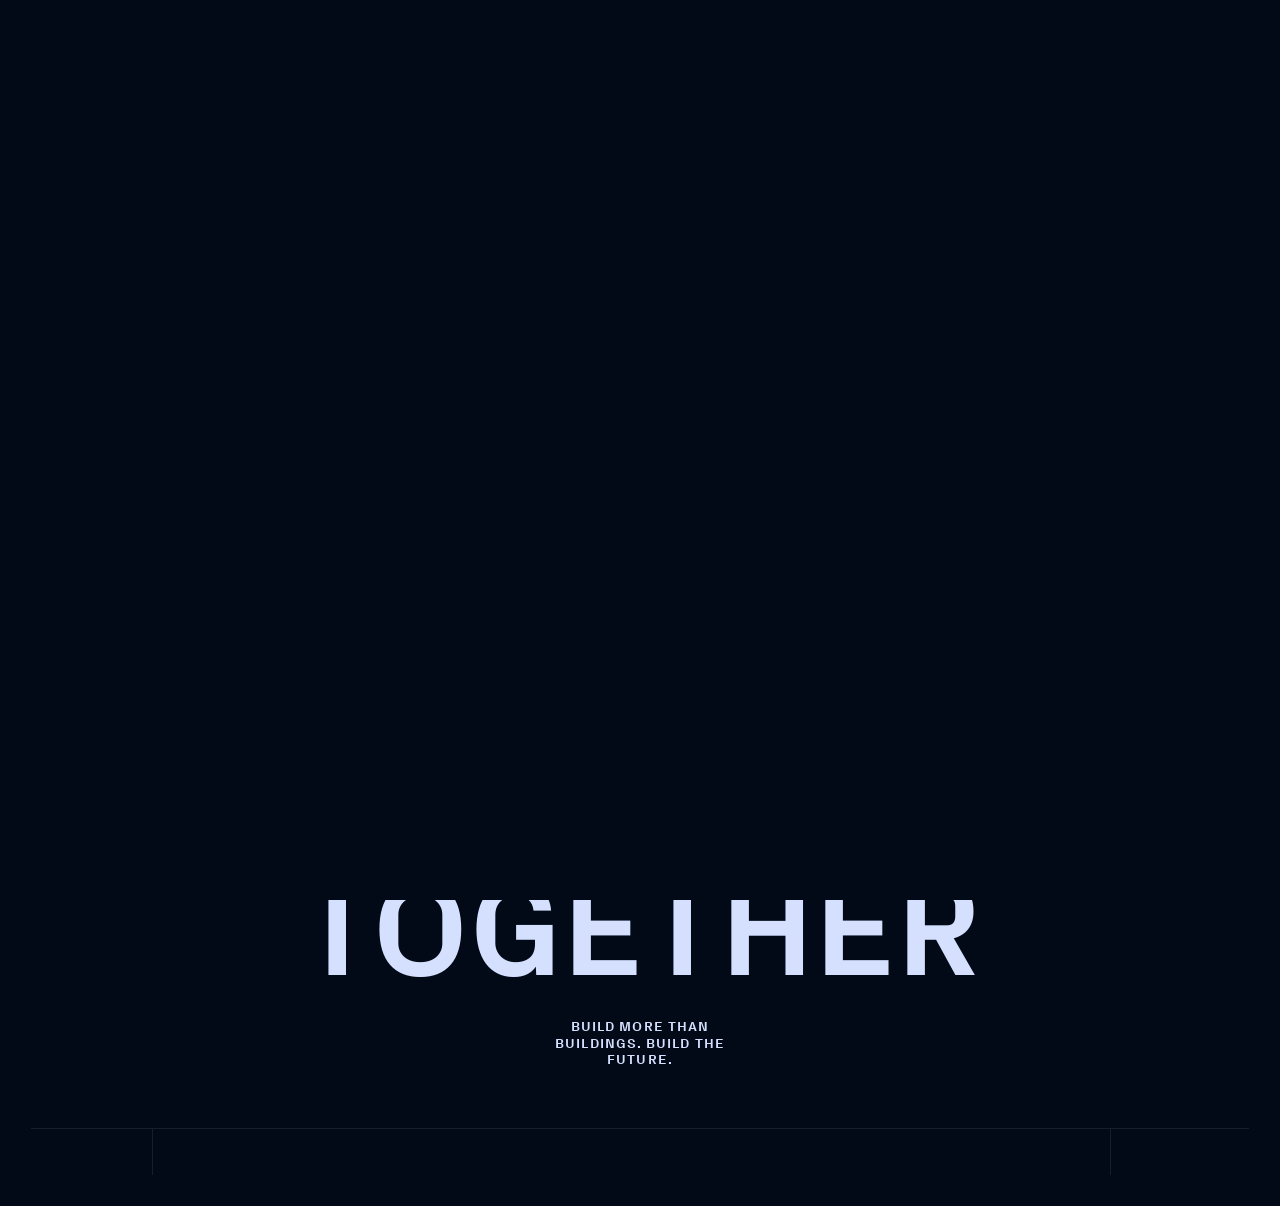
<file: careers/index.html>
<!DOCTYPE html><html  lang="en-PK"><head><meta charset="utf-8"><meta name="viewport" content="width=device-width, initial-scale=1"><title>Astra Urban Careers | Real Estate Jobs in Pakistan &amp; Karachi</title><script src="https://www.googletagmanager.com/gtag/js?id=G-R5HTBMW0V3" async></script><script src="/gtag-init.js"></script><style>.center-wrapper[data-v-f17dfb82]{align-items:center;display:flex;height:100vh;justify-content:center;width:100vw}.flash-square[data-v-f17dfb82]{background-color:#d5e0ff;height:8px;top:50%;transform:translate(-50%,-50%);width:8px;z-index:1}.flash-square[data-v-f17dfb82],.progress-text[data-v-f17dfb82]{left:50%;opacity:0;position:absolute}.progress-text[data-v-f17dfb82]{top:0;transform:translate(-50%,-75%)}.loading-text[data-v-f17dfb82]{bottom:0;left:50%;opacity:0;position:absolute;transform:translate(-50%,75%)}svg[data-v-f17dfb82]{display:block;height:40px;width:auto}.cell[data-v-f17dfb82]{fill:#d5e0ff;transform-box:fill-box}.stroke[data-v-f17dfb82]{fill:none;stroke:#d5e0ff;stroke-width:1;stroke-linecap:butt;stroke-linejoin:miter;stroke-dasharray:1;stroke-dashoffset:1}.intro-sq rect[data-v-f17dfb82]{fill:#d5e0ff;opacity:0}.intro-sq[data-v-f17dfb82]{transform-origin:0 0}#sqT rect[data-v-f17dfb82],.intro-sq[data-v-f17dfb82]{transform-box:fill-box}#sqT rect[data-v-f17dfb82]{opacity:0;transform:scale(4);transform-origin:50% 50%}#sqB1 rect[data-v-f17dfb82],#sqB5 rect[data-v-f17dfb82],#sqH1 rect[data-v-f17dfb82],#sqH5 rect[data-v-f17dfb82],#sqN1 rect[data-v-f17dfb82],#sqN5 rect[data-v-f17dfb82],#sqO1 rect[data-v-f17dfb82],#sqO5 rect[data-v-f17dfb82],#sqU1 rect[data-v-f17dfb82],#sqU5 rect[data-v-f17dfb82],#sqW1 rect[data-v-f17dfb82],#sqW5 rect[data-v-f17dfb82]{opacity:0}#H_C1col[data-v-f17dfb82],#H_C5col[data-v-f17dfb82],#N_C1col[data-v-f17dfb82],#N_C5col[data-v-f17dfb82],#T_C3col[data-v-f17dfb82],#U_C1col[data-v-f17dfb82],#U_C5col[data-v-f17dfb82],#W_C1col[data-v-f17dfb82],#W_C5col[data-v-f17dfb82]{transform:scaleY(0);transform-origin:50% 50%}#H_C1row[data-v-f17dfb82],#U_E1row[data-v-f17dfb82],#W_E1row[data-v-f17dfb82]{transform:scaleX(0);transform-origin:0 50%}#T_A3row[data-v-f17dfb82]{transform:scaleX(0);transform-origin:50% 50%}#W_A3col[data-v-f17dfb82]{transform:scaleY(0);transform-origin:50% 0}#N_A5row[data-v-f17dfb82]{transform:scaleX(0);transform-origin:100% 50%}#O_triangle[data-v-f17dfb82]{fill:#d5e0ff;transform:scale(0);transform-box:fill-box;transform-origin:0 100%}.letters[data-v-f17dfb82]{opacity:0}.letters-animating .stroke[data-v-f17dfb82]{animation:draw-f17dfb82 1s cubic-bezier(.2,0,0,1) 0s forwards}.letters-animating #H_C1col[data-v-f17dfb82],.letters-animating #H_C5col[data-v-f17dfb82],.letters-animating #N_C1col[data-v-f17dfb82],.letters-animating #N_C5col[data-v-f17dfb82],.letters-animating #T_C3col[data-v-f17dfb82],.letters-animating #U_C1col[data-v-f17dfb82],.letters-animating #U_C5col[data-v-f17dfb82],.letters-animating #W_C1col[data-v-f17dfb82],.letters-animating #W_C5col[data-v-f17dfb82]{animation:colFrom1-f17dfb82 1s cubic-bezier(.2,0,0,1) 0s forwards}.letters-animating #H_C1row[data-v-f17dfb82]{animation:rowFrom1-f17dfb82 1s cubic-bezier(.2,0,0,1) 67ms forwards}.letters-animating #U_E1row[data-v-f17dfb82],.letters-animating #W_E1row[data-v-f17dfb82]{animation:rowFrom0-f17dfb82 1s cubic-bezier(.2,0,0,1) 0s forwards}.letters-animating #B_loopTop[data-v-f17dfb82]{animation:draw-f17dfb82 1s cubic-bezier(.2,0,0,1) 67ms forwards}.letters-animating #T_A3row[data-v-f17dfb82]{animation:rowFrom0-f17dfb82 1s cubic-bezier(.2,0,0,1) 67ms forwards}.letters-animating #W_A3col[data-v-f17dfb82]{animation:colFrom0-f17dfb82 1s cubic-bezier(.2,0,0,1) 0s forwards}.letters-animating #N_A5row[data-v-f17dfb82]{animation:rowFrom1-f17dfb82 1s cubic-bezier(.2,0,0,1) 67ms forwards}.letters-animating #O_triangle[data-v-f17dfb82]{animation:triGrow-f17dfb82 1s cubic-bezier(.2,0,0,1) 67ms forwards}.letters-animating .letters[data-v-f17dfb82]{animation:showLetters-f17dfb82 0s linear 0s forwards}@keyframes colFrom1-f17dfb82{0%{transform:scaleY(1)}to{transform:scaleY(5)}}@keyframes colFrom0-f17dfb82{0%{transform:scaleY(0)}to{transform:scaleY(5)}}@keyframes rowFrom1-f17dfb82{0%{transform:scaleX(1)}to{transform:scaleX(5)}}@keyframes rowFrom0-f17dfb82{0%{transform:scaleX(0)}to{transform:scaleX(5)}}@keyframes draw-f17dfb82{0%{stroke-dashoffset:1}to{stroke-dashoffset:0}}@keyframes triGrow-f17dfb82{0%{transform:scale(0)}to{transform:scale(1)}}@keyframes showLetters-f17dfb82{to{opacity:1}}</style><style>.qrButton[data-v-1f97fa6a]{-webkit-backdrop-filter:blur(20px);backdrop-filter:blur(20px);background-color:#d5e0ff1a}</style><style>.fauxBorder[data-v-c2bbcbea]{background-color:#020a191a;height:1px;left:0;position:absolute;top:0;transform:translate(-10%);width:200vw}.question[data-v-c2bbcbea]{color:#020a1980}</style><style>.cardBackground[data-v-e42651b4]{-webkit-backdrop-filter:blur(20px);backdrop-filter:blur(20px);background:#d5e0ff0d}.fauxBorder[data-v-e42651b4]{background-color:#020a191a;height:1px;left:0;position:absolute;top:0;transform:translate(-10%);width:200vw}</style><style>.beveled-box[data-v-9317ace3]{display:flex;position:relative}.beveled-box.has-border[data-v-9317ace3]{background:transparent}.beveled-box-content[data-v-9317ace3]{display:flex;height:100%;position:relative;width:100%;z-index:1}.border-svg[data-v-9317ace3]{height:100%;left:0;pointer-events:none;position:absolute;top:0;width:100%;z-index:2}</style><style>.transparent[data-v-acc11dbd]{-webkit-backdrop-filter:blur(20px);backdrop-filter:blur(20px);background-color:#d5e0ff0d;color:#d5e0ff}.solid-light[data-v-acc11dbd],.transparent__background[data-v-acc11dbd]{background-color:#d5e0ff}.solid-light[data-v-acc11dbd]{color:#020a19}.solid-dark[data-v-acc11dbd]{background-color:#020a19;color:#d5e0ff}</style><style>.eyebrow[data-v-ae672e51]{background-color:#d5e0ff1a}</style><style>.splittext-fix-0{display:block;overflow:hidden}</style><style>.splittext-fix-0{display:block}</style><style>.cardBackground[data-v-4f872d97]{-webkit-backdrop-filter:blur(20px);backdrop-filter:blur(20px);background:#d5e0ff0d}</style><style>.interstitial[data-v-11214dc6]{background:#020a191a}.divider[data-v-11214dc6]{background:#d5e0ff;height:100%;width:1px}.refBorder[data-v-11214dc6]{border:1px solid rgba(213,224,255,.2);border-radius:4px}.jobOpening[data-v-11214dc6]{border-bottom:1px solid rgba(213,224,255,.3)}.jobOpening:hover .viewOffer[data-v-11214dc6]{opacity:1}</style><style>.bottom[data-v-616a3b02]{border-top:1px solid rgba(213,224,255,.1)}footer[data-variant=menu] .bottom[data-v-616a3b02]{border-top:1px solid rgba(2,10,25,.1)}.fauxBorder[data-v-616a3b02]{background-color:#d5e0ff1a;height:1px;left:0;position:absolute;top:0;transform:translate(-10%);width:200vw}</style><style>.opacity-hover[data-v-ba815286]{cursor:pointer;transition:opacity .33s linear}.opacity-hover[data-v-ba815286]:hover{opacity:1}.theme-light[data-v-ba815286]{background-color:#d5e0ff;color:#020a19}</style><link rel="stylesheet" href="/_nuxt/entry.B3VGTdCo.css" crossorigin><link rel="stylesheet" href="/_nuxt/careers.DrExzu7e.css" crossorigin><link rel="stylesheet" href="/_nuxt/Hero.CJpCjsiN.css" crossorigin><link rel="stylesheet" href="/_nuxt/SplitCards.DVcS4QbS.css" crossorigin><link rel="preload" href="/fonts/grotesk-bold.woff2" as="font" type="font/woff2" crossorigin><link rel="preload" href="/fonts/grotesk-regular.woff2" as="font" type="font/woff2" crossorigin><link rel="preload" href="/fonts/grotesk-light.woff2" as="font" type="font/woff2" crossorigin><link rel="preload" href="/fonts/commit-mono.otf" as="font" type="font/opentype" crossorigin><link rel="preload" href="/fonts/commit-mono-bold.ttf" as="font" type="font/truetype" crossorigin><link rel="preload" as="fetch" crossorigin="anonymous" href="/careers/_payload.json?b86e74f0-2e60-498e-9f13-fb0e963d8aa3"><link rel="modulepreload" as="script" crossorigin href="/_nuxt/u1ipQrxM.js"><link rel="modulepreload" as="script" crossorigin href="/_nuxt/DRfxYBn4.js"><link rel="modulepreload" as="script" crossorigin href="/_nuxt/DGcN4sYQ.js"><link rel="modulepreload" as="script" crossorigin href="/_nuxt/IyVl1pMq.js"><link rel="preload" as="fetch" fetchpriority="low" crossorigin="anonymous" href="/_nuxt/builds/meta/b86e74f0-2e60-498e-9f13-fb0e963d8aa3.json"><link rel="prefetch" as="script" crossorigin href="/_nuxt/651Dh9dk.js"><link rel="prefetch" as="script" crossorigin href="/_nuxt/0HLO-J_r.js"><link rel="prefetch" as="script" crossorigin href="/_nuxt/biq0egKh.js"><link rel="prefetch" as="script" crossorigin href="/_nuxt/ocXXpsJX.js"><link rel="prefetch" as="script" crossorigin href="/_nuxt/Bmtl4jgW.js"><link rel="prefetch" as="script" crossorigin href="/_nuxt/D9UjBbvm.js"><meta name="robots" content="index, follow, max-image-preview:large, max-snippet:-1, max-video-preview:-1"><meta name="description" content="Explore career opportunities at Astra Urban Pakistan. Join a premium Pakistani developer and build your future across residential and commercial projects."><meta property="og:description" content="Astra Urban Pakistan creates premium residential and commercial landmarks across Karachi, Lahore, Islamabad, and Rawalpindi."><meta property="og:image" content="https://astra-urban-pk.vercel.app/images/share_asset.jpg"><meta name="twitter:card" content="summary_large_image"><link rel="canonical" href="https://astra-urban-pk.vercel.app/careers"><link rel="icon" href="/images/favicon/favicon.ico" sizes="48x48"><link rel="icon" type="image/svg+xml" href="/images/favicon/favicon.svg"><link rel="icon" type="image/png" sizes="96x96" href="/images/favicon/favicon-96x96.png"><link rel="apple-touch-icon" href="/images/favicon/apple-touch-icon.png"><link rel="manifest" href="/images/favicon/site.webmanifest"><script type="module" src="/_nuxt/u1ipQrxM.js" crossorigin></script></head><body><!--teleport start anchor--><!--teleport anchor--><!--teleport start anchor--><!--teleport anchor--><!--teleport start anchor--><!--teleport anchor--><!--teleport start anchor--><!--teleport anchor--><!--teleport start anchor--><!--teleport anchor--><div id="__nuxt"><!--[--><div></div><!----><div class="loader fixed inset-0 bg-dark-blue z-[1000] flex justify-center items-center" data-v-f17dfb82><div class="center-wrapper flex-col opacity-0 scale-75 md:scale-100" data-v-f17dfb82><div class="relative w-fit h-fit" data-v-f17dfb82><div class="progress-text text-11 leading-1 tracking-16 font-mono text-off-blue" data-v-f17dfb82>0% </div><div class="flash-square" data-v-f17dfb82></div><svg xmlns="http://www.w3.org/2000/svg" viewBox="0 0 352 40" data-v-f17dfb82><g id="sqH1" class="intro-sq" style="--dx:0px;" data-v-f17dfb82><rect x="0" y="16" width="8" height="8" data-v-f17dfb82></rect></g><g id="sqH5" class="intro-sq" style="--dx:3.333px;" data-v-f17dfb82><rect x="28.667" y="16" width="8" height="8" data-v-f17dfb82></rect></g><g id="sqU1" class="intro-sq" style="--dx:-5.333px;" data-v-f17dfb82><rect x="57.333" y="16" width="8" height="8" data-v-f17dfb82></rect></g><g id="sqU5" class="intro-sq" style="--dx:-2px;" data-v-f17dfb82><rect x="86" y="16" width="8" height="8" data-v-f17dfb82></rect></g><g id="sqB1" class="intro-sq" style="--dx:-10.667px;" data-v-f17dfb82><rect x="114.667" y="16" width="8" height="8" data-v-f17dfb82></rect></g><g id="sqB5" class="intro-sq" style="--dx:-7.333px;" data-v-f17dfb82><rect x="143.333" y="16" width="8" height="8" data-v-f17dfb82></rect></g><g id="sqT" class="intro-sq" style="--dx:0px;" data-v-f17dfb82><rect x="172" y="16" width="8" height="8" data-v-f17dfb82></rect></g><g id="sqO1" class="intro-sq" style="--dx:7.333px;" data-v-f17dfb82><rect x="200.667" y="16" width="8" height="8" data-v-f17dfb82></rect></g><g id="sqO5" class="intro-sq" style="--dx:10.667px;" data-v-f17dfb82><rect x="229.333" y="16" width="8" height="8" data-v-f17dfb82></rect></g><g id="sqW1" class="intro-sq" style="--dx:2px;" data-v-f17dfb82><rect x="258" y="16" width="8" height="8" data-v-f17dfb82></rect></g><g id="sqW5" class="intro-sq" style="--dx:5.333px;" data-v-f17dfb82><rect x="286.667" y="16" width="8" height="8" data-v-f17dfb82></rect></g><g id="sqN1" class="intro-sq" style="--dx:-3.333px;" data-v-f17dfb82><rect x="315.333" y="16" width="8" height="8" data-v-f17dfb82></rect></g><g id="sqN5" class="intro-sq" style="--dx:0px;" data-v-f17dfb82><rect x="344" y="16" width="8" height="8" data-v-f17dfb82></rect></g><g class="letters" data-v-f17dfb82><g transform="translate(0,0) scale(8)" data-v-f17dfb82><rect id="H_C1col" class="cell" x="0" y="0" width="1" height="1" data-v-f17dfb82></rect><rect id="H_C5col" class="cell" x="4" y="0" width="1" height="1" data-v-f17dfb82></rect><rect id="H_C1row" class="cell" x="2" y="2" width="1" height="1" data-v-f17dfb82></rect><path class="stroke" d="M0.5 0.5L2.5 4.5" pathLength="1" data-v-f17dfb82></path><path class="stroke" d="M4.5 0.5L2.5 4.5" pathLength="1" data-v-f17dfb82></path></g><g transform="translate(52,0) scale(8)" data-v-f17dfb82><rect id="U_C1col" class="cell" x="0" y="2" width="1" height="1" data-v-f17dfb82></rect><rect id="U_C5col" class="cell" x="4" y="2" width="1" height="1" data-v-f17dfb82></rect><rect id="U_E1row" class="cell" x="0" y="4" width="1" height="1" data-v-f17dfb82></rect><path class="stroke" d="M4.5 0.5L0.5 0.5L0.5 2.5L4.5 2.5L4.5 4.5L0.5 4.5" pathLength="1" data-v-f17dfb82></path></g><g transform="translate(104,0) scale(8)" data-v-f17dfb82><rect class="cell" x="2" y="0" width="1" height="1" data-v-f17dfb82></rect><path id="B_mid" class="stroke" d="M2.5 0.5L2.5 4.5" pathLength="1" data-v-f17dfb82></path><path id="B_loopBottom" class="stroke" d="M0.5 0.5L4.5 0.5" pathLength="1" data-v-f17dfb82></path><path id="B_loopTop" class="stroke" d="M0.5 0.5L4.5 0.5" pathLength="1" data-v-f17dfb82></path></g><g transform="translate(156,0) scale(8)" data-v-f17dfb82><rect id="T_C3col" class="cell" x="2" y="0" width="1" height="1" data-v-f17dfb82></rect><rect id="T_A3row" class="cell" x="0" y="0" width="1" height="1" data-v-f17dfb82></rect><path class="stroke" d="M4.5 0.5L4.5 4.5L0.5 4.5" pathLength="1" data-v-f17dfb82></path></g><g transform="translate(208,0) scale(8)" data-v-f17dfb82><rect class="cell" x="0" y="0" width="1" height="1" data-v-f17dfb82></rect><rect class="cell" x="4" y="0" width="1" height="1" data-v-f17dfb82></rect><path id="O_triangle" d="M0.5 1L0.5 5L5 5Z" data-v-f17dfb82></path><path class="stroke" d="M0.5 0.5L2.5 4.5" pathLength="1" data-v-f17dfb82></path><path class="stroke" d="M4.5 0.5L2.5 4.5" pathLength="1" data-v-f17dfb82></path></g><g transform="translate(260,0) scale(8)" data-v-f17dfb82><rect id="W_C1col" class="cell" x="0" y="0" width="1" height="1" data-v-f17dfb82></rect><rect id="W_C5col" class="cell" x="4" y="0" width="1" height="1" data-v-f17dfb82></rect><rect id="W_E1row" class="cell" x="0" y="2" width="1" height="1" data-v-f17dfb82></rect><rect id="W_A3col" class="cell" x="2" y="2" width="1" height="1" data-v-f17dfb82></rect><path class="stroke" d="M0.5 0.5L0.5 4.5L4.5 4.5" pathLength="1" data-v-f17dfb82></path></g><g transform="translate(312,0) scale(8)" data-v-f17dfb82><rect id="N_C1col" class="cell" x="0" y="0" width="1" height="1" data-v-f17dfb82></rect><rect id="N_C5col" class="cell" x="4" y="0" width="1" height="1" data-v-f17dfb82></rect><rect id="N_A5row" class="cell" x="4" y="2" width="1" height="1" data-v-f17dfb82></rect><path class="stroke" d="M4.5 0.5L0.5 4.5" pathLength="1" data-v-f17dfb82></path></g></g></svg><div class="loading-text text-11 leading-1 tracking-16 uppercase font-mono text-off-blue" data-v-f17dfb82> Loading Astra Urban </div><div class="flex flex-col gap-4 absolute bottom-0 left-0 translate-y-[150%] text-11 leading-1 tracking-16 uppercase font-mono text-off-blue" data-v-f17dfb82><span class="relative inline-block whitespace-nowrap overflow-hidden w-fit h-fit" manual-trigger="true" data-v-f17dfb82><span class="invisible hidden" aria-hidden="true"><!--[--> 100% Loaded <!--]--></span><span class="relative z-10"></span><span class="absolute top-0 left-0 w-full h-full z-20 bg-off-blue text-dark-blue flex items-center"></span></span><span class="relative inline-block whitespace-nowrap overflow-hidden w-fit h-fit" manual-trigger="true" data-v-f17dfb82><span class="invisible hidden" aria-hidden="true"><!--[--> Ready to Explore <!--]--></span><span class="relative z-10"></span><span class="absolute top-0 left-0 w-full h-full z-20 bg-off-blue text-dark-blue flex items-center"></span></span></div></div></div></div><div><!--[--><div class="flex flex-col items-center select-none touch-none gap-y-20 pointer-events-none" style="opacity:1;" id="district-item-islamabad"><div class="relative w-40 h-40"><div class="w-full h-full relative"><div class="w-full h-full bg-off-blue scale-0 opacity-0 absolute left-1/2 top-1/2 -translate-x-1/2 -translate-y-1/2"></div><div class="w-full h-full absolute top-0 left-0 border-off-blue border-opacity-20 border"></div><div class="w-2 h-2 absolute top-0 left-0 -translate-y-1 -translate-x-1 bg-off-blue"></div><div class="w-2 h-2 absolute top-0 right-0 -translate-y-1 translate-x-1 bg-off-blue"></div><div class="w-2 h-2 absolute bottom-0 left-0 translate-y-1 -translate-x-1 bg-off-blue"></div><div class="w-2 h-2 absolute bottom-0 right-0 translate-y-1 translate-x-1 bg-off-blue"></div></div><div class="w-[0.313rem] h-[0.313rem] absolute top-1/2 left-1/2 -translate-y-1/2 -translate-x-1/2 bg-off-blue"></div></div><div class="relative top-full flex flex-col items-center gap-y-8"><div class="flex relative p-4"><div class="w-full h-full absolute left-0 top-0 bg-off-blue"></div><span class="relative whitespace-nowrap font-mono text-11 leading-1.2 tracking-8 text-dark-blue text-nowrap uppercase" style="display:inline-block;"><span class="invisible inline-block" aria-hidden="true"><!--[-->09 PROJECTS<!--]--></span><span class="absolute inset-0"></span></span></div><span class="text-16 font-bold leading-0.8 tracking-4 uppercase text-off-blue text-nowrap"><span class="relative whitespace-nowrap uppercase" style="display:inline-block;"><span class="invisible inline-block" aria-hidden="true"><!--[-->Islamabad<!--]--></span><span class="absolute inset-0"></span></span></span></div></div><div class="flex flex-col items-center select-none touch-none gap-y-20 pointer-events-none" style="opacity:1;" id="district-item-karachi"><div class="relative w-40 h-40"><div class="w-full h-full relative"><div class="w-full h-full bg-off-blue scale-0 opacity-0 absolute left-1/2 top-1/2 -translate-x-1/2 -translate-y-1/2"></div><div class="w-full h-full absolute top-0 left-0 border-off-blue border-opacity-20 border"></div><div class="w-2 h-2 absolute top-0 left-0 -translate-y-1 -translate-x-1 bg-off-blue"></div><div class="w-2 h-2 absolute top-0 right-0 -translate-y-1 translate-x-1 bg-off-blue"></div><div class="w-2 h-2 absolute bottom-0 left-0 translate-y-1 -translate-x-1 bg-off-blue"></div><div class="w-2 h-2 absolute bottom-0 right-0 translate-y-1 translate-x-1 bg-off-blue"></div></div><div class="w-[0.313rem] h-[0.313rem] absolute top-1/2 left-1/2 -translate-y-1/2 -translate-x-1/2 bg-off-blue"></div></div><div class="relative top-full flex flex-col items-center gap-y-8"><div class="flex relative p-4"><div class="w-full h-full absolute left-0 top-0 bg-off-blue"></div><span class="relative whitespace-nowrap font-mono text-11 leading-1.2 tracking-8 text-dark-blue text-nowrap uppercase" style="display:inline-block;"><span class="invisible inline-block" aria-hidden="true"><!--[-->12 PROJECTS<!--]--></span><span class="absolute inset-0"></span></span></div><span class="text-16 font-bold leading-0.8 tracking-4 uppercase text-off-blue text-nowrap"><span class="relative whitespace-nowrap uppercase" style="display:inline-block;"><span class="invisible inline-block" aria-hidden="true"><!--[-->Karachi<!--]--></span><span class="absolute inset-0"></span></span></span></div></div><div class="flex flex-col items-center select-none touch-none gap-y-20 pointer-events-none" style="opacity:1;" id="district-item-lahore"><div class="relative w-40 h-40"><div class="w-full h-full relative"><div class="w-full h-full bg-off-blue scale-0 opacity-0 absolute left-1/2 top-1/2 -translate-x-1/2 -translate-y-1/2"></div><div class="w-full h-full absolute top-0 left-0 border-off-blue border-opacity-20 border"></div><div class="w-2 h-2 absolute top-0 left-0 -translate-y-1 -translate-x-1 bg-off-blue"></div><div class="w-2 h-2 absolute top-0 right-0 -translate-y-1 translate-x-1 bg-off-blue"></div><div class="w-2 h-2 absolute bottom-0 left-0 translate-y-1 -translate-x-1 bg-off-blue"></div><div class="w-2 h-2 absolute bottom-0 right-0 translate-y-1 translate-x-1 bg-off-blue"></div></div><div class="w-[0.313rem] h-[0.313rem] absolute top-1/2 left-1/2 -translate-y-1/2 -translate-x-1/2 bg-off-blue"></div></div><div class="relative top-full flex flex-col items-center gap-y-8"><div class="flex relative p-4"><div class="w-full h-full absolute left-0 top-0 bg-off-blue"></div><span class="relative whitespace-nowrap font-mono text-11 leading-1.2 tracking-8 text-dark-blue text-nowrap uppercase" style="display:inline-block;"><span class="invisible inline-block" aria-hidden="true"><!--[-->18 PROJECTS<!--]--></span><span class="absolute inset-0"></span></span></div><span class="text-16 font-bold leading-0.8 tracking-4 uppercase text-off-blue text-nowrap"><span class="relative whitespace-nowrap uppercase" style="display:inline-block;"><span class="invisible inline-block" aria-hidden="true"><!--[-->Lahore<!--]--></span><span class="absolute inset-0"></span></span></span></div></div><div class="flex flex-col items-center select-none touch-none gap-y-20 pointer-events-none" style="opacity:1;" id="district-item-rawalpindi"><div class="relative w-40 h-40"><div class="w-full h-full relative"><div class="w-full h-full bg-off-blue scale-0 opacity-0 absolute left-1/2 top-1/2 -translate-x-1/2 -translate-y-1/2"></div><div class="w-full h-full absolute top-0 left-0 border-off-blue border-opacity-20 border"></div><div class="w-2 h-2 absolute top-0 left-0 -translate-y-1 -translate-x-1 bg-off-blue"></div><div class="w-2 h-2 absolute top-0 right-0 -translate-y-1 translate-x-1 bg-off-blue"></div><div class="w-2 h-2 absolute bottom-0 left-0 translate-y-1 -translate-x-1 bg-off-blue"></div><div class="w-2 h-2 absolute bottom-0 right-0 translate-y-1 translate-x-1 bg-off-blue"></div></div><div class="w-[0.313rem] h-[0.313rem] absolute top-1/2 left-1/2 -translate-y-1/2 -translate-x-1/2 bg-off-blue"></div></div><div class="relative top-full flex flex-col items-center gap-y-8"><div class="flex relative p-4"><div class="w-full h-full absolute left-0 top-0 bg-off-blue"></div><span class="relative whitespace-nowrap font-mono text-11 leading-1.2 tracking-8 text-dark-blue text-nowrap uppercase" style="display:inline-block;"><span class="invisible inline-block" aria-hidden="true"><!--[-->06 PROJECTS<!--]--></span><span class="absolute inset-0"></span></span></div><span class="text-16 font-bold leading-0.8 tracking-4 uppercase text-off-blue text-nowrap"><span class="relative whitespace-nowrap uppercase" style="display:inline-block;"><span class="invisible inline-block" aria-hidden="true"><!--[-->Rawalpindi<!--]--></span><span class="absolute inset-0"></span></span></span></div></div><!--]--><div style="width:100%;height:100%;position:fixed;top:0;left:0;z-index:0;"><div style="width:100%;height:100%;filter:none;"></div><!--[--><div class="absolute inset-0 w-full h-full bg-dark-blue pointer-events-none" style="opacity:0;"><!----></div><!--]--></div></div><div><div><!--[--><div id="map" class="w-full h-full absolute"></div><div class="page"><div><div class="flex flex-col overflow-hidden"><div class="beveled-box flex-1 m-[0.625rem] md:m-[2.5rem] h-[calc(100dvh-0.625rem*2)] md:h-[calc(100dvh-2.5rem*2)] max-h-[calc(100dvh-0.625rem*2)] md:max-h-[calc(100dvh-2.5rem*2)] has-border flex-1 m-[0.625rem] md:m-[2.5rem] h-[calc(100dvh-0.625rem*2)] md:h-[calc(100dvh-2.5rem*2)] max-h-[calc(100dvh-0.625rem*2)] md:max-h-[calc(100dvh-2.5rem*2)]" data-v-9317ace3><div class="beveled-box-content" style="" data-v-9317ace3><!--[--><div class="absolute top-0 left-0 w-full px-28 sm:px-32 py-18 sm:py-32 pointer-events-none z-[9999]" aria-label="Main site navigation"><div class="flex items-center justify-between"><a href="/" class="w-fit sm:w-1/3 pointer-events-auto sm:w-auto flex justify-center sm:justify-start" aria-label="homepage"><svg xmlns="http://www.w3.org/2000/svg" fill="none" viewBox="0 0 186 20" class="w-[11.625rem] h-[1.25rem] hidden sm:block text-off-blue overflow-hidden"><path fill="#D5E0FF" d="M0 0h4.043v20H0zM16.174 0h4.043v20h-4.043zM0 0h20.217v4.043H0zM4.043 8h12.131v4.043H4.043zM28.304 0h20.217v4.043H28.304zM28.304 4.043h4.043V8H28.304zM28.304 8h20.217v4.043H28.304zM44.478 12.043h4.043V15.957h-4.043zM28.304 15.957h20.217V20H28.304zM56.608 0h20.217v4.043H56.608zM64.695 4.043h4.043V20h-4.043zM84.912 0h4.043v20H84.912zM84.912 0h16.174v4.043H84.912zM97.043 0h4.043v12.043h-4.043zM84.912 8h16.174v4.043H84.912zM92.999 12.043h4.043V20h-4.043zM97.043 15.957h8.086V20h-8.086zM113.216 0h4.043v20H113.216zM129.39 0h4.043v20h-4.043zM113.216 0h20.217v4.043H113.216zM117.259 8h12.131v4.043H117.259z"></path></svg><svg xmlns="http://www.w3.org/2000/svg" fill="none" viewBox="0 0 32 32" class="w-[2rem] h-[2rem] sm:hidden text-off-blue"><path fill="currentColor" d="M32 32H0V0h32zm-6.396-6.4V6.402h-19.2l19.2 19.2Z"></path></svg></a><div class="absolute top-10 md:top-16 right-10 md:right-16 flex z-10 pointer-events-auto items-center"><div class="text-white mr-24 hidden md:flex gap-16 text-12 tracking-16 uppercase"><a href="/about" class="font-mono text-off-blue" title="About Us"><span class="sr-only">About Us</span><span class="relative whitespace-nowrap" style="display:inline-block;" aria-hidden="true"><span class="invisible inline-block" aria-hidden="true"><!--[--> About <!--]--></span><span class="absolute inset-0"></span></span></a><a href="/projects" class="font-mono text-off-blue" title="Careers"><span class="sr-only">Projects</span><span class="relative whitespace-nowrap" style="display:inline-block;" aria-hidden="true"><span class="invisible inline-block" aria-hidden="true"><!--[--> Projects <!--]--></span><span class="absolute inset-0"></span></span></a><a aria-current="page" href="/careers" class="router-link-active router-link-exact-active font-mono text-off-blue" title="Careers"><span class="sr-only">Careers</span><span class="relative whitespace-nowrap" style="display:inline-block;" aria-hidden="true"><span class="invisible inline-block" aria-hidden="true"><!--[--> Careers <!--]--></span><span class="absolute inset-0"></span></span></a><a href="/contact" class="font-mono text-off-blue" title="Contact Us"><span class="sr-only">Contact Us</span><span class="relative whitespace-nowrap" style="display:inline-block;" aria-hidden="true"><span class="invisible inline-block" aria-hidden="true"><!--[--> Contact <!--]--></span><span class="absolute inset-0"></span></span></a><a href="/news" class="font-mono text-off-blue" title="News"><span class="sr-only">News</span><span class="relative whitespace-nowrap" style="display:inline-block;" aria-hidden="true"><span class="invisible inline-block" aria-hidden="true"><!--[--> News <!--]--></span><span class="absolute inset-0"></span></span></a></div><div class="pointer-events-auto flex"><div class="relative" style="opacity:1;" data-v-acc11dbd><svg class="absolute inset-0 w-full h-full pointer-events-none z-10" style="opacity:0;transition:opacity 0.1s;" viewBox="0 0 0 0" fill="none" xmlns="http://www.w3.org/2000/svg" preserveAspectRatio="none" data-v-acc11dbd><path d="" stroke="#D5E0FF" stroke-width="0" stroke-linecap="butt" stroke-linejoin="round" fill="none" opacity="0.15" data-v-acc11dbd></path><path d="" stroke="#D5E0FF" stroke-width="0" stroke-linecap="butt" stroke-linejoin="round" fill="none" opacity="0.15" data-v-acc11dbd></path></svg><button class="m-0 p-0 bg-none border-none focus:outline-none" data-v-acc11dbd><!--[--><div class="beveled-box" data-v-acc11dbd data-v-9317ace3><div class="beveled-box-content" style="" data-v-9317ace3><!--[--><div class="flex justify-center items-center gap-8 px-28 font-bold text-11 sm:text-12 leading-1.2 tracking-16 uppercase transparent py-20" data-v-acc11dbd><div data-icon-animate class="relative w-8 h-12" data-v-acc11dbd><div class="absolute w-4 h-4 top-0 left-0 bg-[currentColor]"></div><div class="absolute opacity-0 w-4 h-4 top-0 right-0 bg-[currentColor]"></div><div class="absolute opacity-0 w-4 h-4 left-0 top-[50%] -translate-y-1/2 bg-[currentColor]"></div><div class="absolute w-4 h-4 right-0 top-[50%] -translate-y-1/2 bg-[currentColor]"></div><div class="absolute w-4 h-4 bottom-0 left-0 bg-[currentColor]"></div><div class="absolute opacity-0 w-4 h-4 bottom-0 right-0 bg-[currentColor]"></div></div><span class="relative whitespace-nowrap" style="display:inline-block;" data-v-acc11dbd><span class="invisible inline-block" aria-hidden="true"><!--[--><!--[--> Login <!--]--><!--]--></span><span class="absolute inset-0"></span></span><div class="transparent__background absolute top-0 left-0 w-full h-full bg-off-white opacity-0 -z-1" data-v-acc11dbd></div></div><!--]--></div><!----><div class="absolute bottom-0 left-0 w-full" data-v-9317ace3><!----></div><!--[--><!--]--></div><!--]--></button></div><div class="relative" style="opacity:1;" data-v-acc11dbd><svg class="absolute inset-0 w-full h-full pointer-events-none z-10" style="opacity:0;transition:opacity 0.1s;" viewBox="0 0 0 0" fill="none" xmlns="http://www.w3.org/2000/svg" preserveAspectRatio="none" data-v-acc11dbd><path d="" stroke="#D5E0FF" stroke-width="1" stroke-linecap="butt" stroke-linejoin="round" fill="none" opacity="0.15" data-v-acc11dbd></path><path d="" stroke="#D5E0FF" stroke-width="1" stroke-linecap="butt" stroke-linejoin="round" fill="none" opacity="0.15" data-v-acc11dbd></path></svg><button class="m-0 p-0 bg-none border-none focus:outline-none" data-v-acc11dbd><!--[--><div class="beveled-box" data-v-acc11dbd data-v-9317ace3><div class="beveled-box-content" style="" data-v-9317ace3><!--[--><div class="flex justify-center items-center gap-8 px-28 font-bold text-11 sm:text-12 leading-1.2 tracking-16 uppercase solid-light py-20" data-v-acc11dbd><div data-icon-animate class="relative w-12 h-12" data-v-acc11dbd><div class="absolute w-4 h-4 top-0 left-0 bg-[currentColor]"></div><div class="absolute w-4 h-4 top-0 right-0 bg-[currentColor]"></div><div class="absolute w-4 h-4 bottom-0 left-0 bg-[currentColor]"></div><div class="absolute w-4 h-4 bottom-0 right-0 bg-[currentColor]"></div></div><span class="relative whitespace-nowrap" style="display:inline-block;" data-v-acc11dbd><span class="invisible inline-block" aria-hidden="true"><!--[--><!--[--> Menu <!--]--><!--]--></span><span class="absolute inset-0"></span></span><div class="transparent__background absolute top-0 left-0 w-full h-full bg-off-white opacity-0 -z-1" data-v-acc11dbd></div></div><!--]--></div><!----><div class="absolute bottom-0 left-0 w-full" data-v-9317ace3><!----></div><!--[--><!--]--></div><!--]--></button></div></div></div></div></div><div class="js-page-scroll | relative w-full h-full overflow-y-scroll overflow-x-hidden"><div class="relative mb-[calc(0.625rem*2)] md:mb-[calc(2.5rem*2)] w-full"><!--[--><div class="absolute top-0 left-0 w-full h-full | js-core:scroll"></div><div class="flex w-full h-[calc(100dvh-0.625rem*2)] md:h-[calc(100dvh-2.5rem*2)] max-h-[calc(100dvh-0.625rem*2)] md:max-h-[calc(100dvh-2.5rem*2)] items-end justify-center" data-v-ae672e51><div class="flex flex-col items-center justify-center gap-132 md:gap-48 mb-116 md:mb-144" data-v-ae672e51><div class="flex flex-col items-center justify-center gap-16" data-v-ae672e51><!----><h2 style="display:inline-block;" class="text-54 md:text-180 leading-0.9 md:leading-0.8 tracking-0 text-center font-bold uppercase max-w-[90vw] md:max-w-[60rem] text-off-blue" duration="1" data-v-ae672e51><!--[--><!--[-->Build Together<!--]--><!--]--></h2></div><div class="flex flex-col gap-32" data-v-ae672e51><div class="adornment | flex sm:hidden items-center justify-center" data-v-ae672e51><div class="absolute w-7 h-1 bg-off-blue" data-v-ae672e51></div><div class="absolute h-7 w-1 bg-off-blue" data-v-ae672e51></div></div><span style="display:inline-block;" class="text-11 md:text-18 leading-1.2 tracking-8 font-bold text-center uppercase text-off-blue w-[13rem] md:w-[18.75rem]" duration="1" data-v-ae672e51><!--[--><!--[-->Build more than buildings. Build the future.<!--]--><!--]--></span></div></div></div><div class="w-full h-[75dvh]"></div><div class="flex flex-col gap-40 md:gap-64 items-center justify-center text-off-blue"><div class="flex w-[25rem] flex-col gap-24 items-center justify-center"><div style="display:inline-block;" class="w-fit h-fit" duration="1"><!--[--><div data-icon-animate class="relative w-8 h-12 rotate-90"><div class="absolute w-4 h-4 top-0 left-0 bg-[currentColor]"></div><div class="absolute opacity-0 w-4 h-4 top-0 right-0 bg-[currentColor]"></div><div class="absolute opacity-0 w-4 h-4 left-0 top-[50%] -translate-y-1/2 bg-[currentColor]"></div><div class="absolute w-4 h-4 right-0 top-[50%] -translate-y-1/2 bg-[currentColor]"></div><div class="absolute w-4 h-4 bottom-0 left-0 bg-[currentColor]"></div><div class="absolute opacity-0 w-4 h-4 bottom-0 right-0 bg-[currentColor]"></div></div><!--]--></div><div class="flex flex-col text-11 md:text-16 font-bold leading-1.2 tracking-8 text-center uppercase"><h2 style="display:inline-block;" duration="1"><!--[--><!--[--> At Astra Urban we don&#39;t <!--]--><!--]--></h2><h2 style="display:inline-block;" duration="1"><!--[--><!--[--> just shape skylines, WE SHAPE <!--]--><!--]--></h2></div></div><div class="borderTop | w-full flex flex-col items-center justify-center"><!--[--><div class="borderBottom | w-full flex py-10 md:py-24 items-center justify-center group"><span class="relative flex items-center justify-center w-fit text-40 md:text-140 leading-0.7 tracking-0 font-bold uppercase opacity-10 transition-opacity duration-300 group-hover:opacity-100"><span class="relative whitespace-nowrap" style="display:inline-block;" end="-200% bottom"><span class="invisible inline-block" aria-hidden="true"><!--[-->Futures<!--]--></span><span class="absolute inset-0"></span></span><span class="absolute top-0 right-0 translate-x-[110%] md:translate-x-[100%] translate-y-[20%] md:translate-y-[0%] font-mono text-11 leading-1.2 tracking-8 uppercase"><div style="display:inline-block;" duration="1" delay="1" end="-100% center"><!--[-->001<!--]--></div></span></span></div><div class="borderBottom | w-full flex py-10 md:py-24 items-center justify-center group"><span class="relative flex items-center justify-center w-fit text-40 md:text-140 leading-0.7 tracking-0 font-bold uppercase opacity-10 transition-opacity duration-300 group-hover:opacity-100"><span class="relative whitespace-nowrap" style="display:inline-block;" end="-200% bottom"><span class="invisible inline-block" aria-hidden="true"><!--[-->Communities<!--]--></span><span class="absolute inset-0"></span></span><span class="absolute top-0 left-0 -translate-x-[110%] md:-translate-x-[100%] translate-y-[30%] md:translate-y-[10%] font-mono text-11 leading-1.2 tracking-8 uppercase"><div style="display:inline-block;" duration="1" delay="1" end="-100% top"><!--[-->002<!--]--></div></span></span></div><div class="borderBottom | w-full flex py-10 md:py-24 items-center justify-center group"><span class="relative flex items-center justify-center w-fit text-40 md:text-140 leading-0.7 tracking-0 font-bold uppercase opacity-10 transition-opacity duration-300 group-hover:opacity-100"><span class="relative whitespace-nowrap" style="display:inline-block;" end="-200% bottom"><span class="invisible inline-block" aria-hidden="true"><!--[-->Experiences<!--]--></span><span class="absolute inset-0"></span></span><span class="absolute top-0 right-0 translate-x-[110%] md:translate-x-[100%] translate-y-[20%] md:translate-y-[0%] font-mono text-11 leading-1.2 tracking-8 uppercase"><div style="display:inline-block;" duration="1" delay="1" end="-100% center"><!--[-->003<!--]--></div></span></span></div><!--]--></div><div style="display:inline-block;" class="text-16 leading-1.6 -tracking-2 font-light text-center opacity-60 mx-[2.25rem] md:mx-0 -mt-20 md:mt-0 md:w-[31.25rem]" duration="1"><!--[--><!--[--> With every project, we aim to create spaces that matter, and we know it takes exceptional people to bring that vision to life. <!--]--><!--]--></div></div><div class="w-full h-[10rem] md:h-[15rem]"></div><div class="relative flex flex-col gap-[7.5rem] md:gap-unset md:flex-row px-[1.875rem] text-off-blue md:pb-[30rem]"><div class="flex flex-col md:items-start w-fit md:w-[50%] md:pb-[30rem]"><div class="flex flex-col gap-48 md:ml-[7.25rem]"><span class="relative whitespace-nowrap text-30 leading-9 tracking-0 font-bold uppercase" style="display:inline-block;"><span class="invisible inline-block" aria-hidden="true"><!--[-->Vision<!--]--></span><span class="absolute inset-0"></span></span><div class="flex flex-col gap-24"><div style="display:inline-block;" class="text-16 leading-1.2 tracking-4 font-bold md:w-[28.125rem]" duration="1"><!--[--><!--[-->At Astra Urban, the most talented engineers, designers, and thought leaders are shaping the future of real estate industry.<!--]--><!--]--></div><div style="display:inline-block;" class="text-16 leading-1.6 -tracking-2 font-light opacity-60 md:w-[31.25rem]" duration="1"><!--[--><!--[-->Together, they bring bold ideas to life — transforming skylines, redefining communities, and setting new standards for innovation. At Astra Urban, our people are more than professionals; they are visionaries driven by purpose, collaboration, and the pursuit of excellence. Their passion shapes not only the buildings we create, but the future we imagine.<!--]--><!--]--></div></div></div></div><div class="hidden md:flex items-center justify-center absolute top-0 left-[calc(50%-0.031rem)]"><div class="absolute w-7 h-1 bg-off-blue"></div><div class="absolute h-7 w-1 bg-off-blue"></div></div><div class="borderRight | hidden md:block absolute top-0 left-[50%] -translate-x-[100%] w-1 h-[100%]"></div><div class="flex items-center flex-col gap-32 justify-center md:absolute md:top-[33%] md:left-[50%] md:-translate-x-[50%] md:-translate-y-[50%]"><div class="flex flex-col gap-8"><span class="md:hidden text-14 leading-1 tracking-0 font-bold uppercase"><span class="relative whitespace-nowrap" style="display:inline-block;"><span class="invisible inline-block" aria-hidden="true"><!--[--> About Astra Urban <!--]--></span><span class="absolute inset-0"></span></span></span><span class="text-11 leading-1.2 tracking-8 text-center font-mono uppercase opacity-50"><span class="relative whitespace-nowrap" style="display:inline-block;"><span class="invisible inline-block" aria-hidden="true"><!--[-->Information Data<!--]--></span><span class="absolute inset-0"></span></span></span></div><div class="flex flex-col gap-6"><!--[--><span class="text-11 leading-1.2 tracking-8 text-center font-mono uppercase"><span class="relative whitespace-nowrap" style="display:inline-block;"><span class="invisible inline-block" aria-hidden="true"><!--[-->Pakistan-wide portfolio<!--]--></span><span class="absolute inset-0"></span></span></span><span class="text-11 leading-1.2 tracking-8 text-center font-mono uppercase"><span class="relative whitespace-nowrap" style="display:inline-block;"><span class="invisible inline-block" aria-hidden="true"><!--[-->Multidisciplinary<!--]--></span><span class="absolute inset-0"></span></span></span><span class="text-11 leading-1.2 tracking-8 text-center font-mono uppercase"><span class="relative whitespace-nowrap" style="display:inline-block;"><span class="invisible inline-block" aria-hidden="true"><!--[-->Multidisciplinary teams<!--]--></span><span class="absolute inset-0"></span></span></span><!--]--></div></div><div class="flex justify-end w-fit md:w-[50%] md:mt-auto"><div class="flex flex-col gap-48 md:mr-[7.25rem]"><span class="relative whitespace-nowrap text-30 leading-9 tracking-0 font-bold uppercase" style="display:inline-block;"><span class="invisible inline-block" aria-hidden="true"><!--[-->Impact<!--]--></span><span class="absolute inset-0"></span></span><div class="flex flex-col gap-24"><div style="display:inline-block;" class="text-16 leading-1.2 tracking-4 font-bold md:w-[28.125rem]" duration="1"><!--[--><!--[-->What we create is not just space — it is the backdrop for lives, stories, and communities. Every design carries the power to transform daily experience and inspire a better way of living.<!--]--><!--]--></div><div style="display:inline-block;" class="text-16 leading-1.6 -tracking-2 font-light opacity-60 md:w-[31.25rem]" duration="1"><!--[--><!--[-->At Astra Urban, impact is measured in thriving communities, sustainable futures, and lives transformed. Our work shapes the way people live, connect, and grow — creating value that endures for generations. This is more than real estate; it is a legacy of purpose and possibility.<!--]--><!--]--></div></div></div></div></div><div class="w-full h-[10rem] md:hidden"></div><div class="relative flex text-off-white" data-v-4f872d97><div class="relative hidden md:flex w-full" data-v-4f872d97><div class="borderRight | flex flex-col items-start w-[50%]" data-v-4f872d97><div class="borderBottom | w-full" data-v-4f872d97><div style="display:inline-block;" class="flex text-120 leading-0.9 tracking-0 font-bold uppercase w-[35rem] ml-[9.75rem] mb-[4rem] text-off-blue" duration="1" data-v-4f872d97><!--[--><!--[-->Work with us<!--]--><!--]--></div></div><div class="borderBottom | relative pt-160 w-full" data-v-4f872d97><div class="hidden md:flex items-center justify-center absolute top-0 left-[100%]" data-v-4f872d97><div class="absolute w-7 h-1 bg-off-blue" data-v-4f872d97></div><div class="absolute h-7 w-1 bg-off-blue" data-v-4f872d97></div></div><div class="w-fit ml-auto mr-8" data-v-4f872d97><div style="display:inline-block;" data-v-4f872d97><!--[--><div class="beveled-box has-border" data-v-4f872d97 data-v-9317ace3><div class="beveled-box-content" style="" data-v-9317ace3><!--[--><div class="cardBackground | relative pt-[7.875rem] pb-[2rem] pl-[4.125rem] pr-[2rem] text-off-blue" data-v-4f872d97><div class="absolute top-16 left-16 flex items-center justify-center gap-8" data-v-4f872d97><div class="w-8 h-8 bg-off-white" data-v-4f872d97></div><span class="relative whitespace-nowrap text-11 leading-1.2 tracking-16 font-mono uppercase -mb-1" style="display:inline-block;" data-v-4f872d97><span class="invisible inline-block" aria-hidden="true"><!--[--> 001 <!--]--></span><span class="absolute inset-0"></span></span></div><div class="flex flex-col gap-24 text-right w-[21.875rem]" data-v-4f872d97><span class="relative whitespace-nowrap text-30 leading-0.9 tracking-0 font-bold uppercase" style="display:inline-block;" data-v-4f872d97><span class="invisible inline-block" aria-hidden="true"><!--[-->Purpose<!--]--></span><span class="absolute inset-0"></span></span><div style="display:inline-block;" class="text-16 leading-1.6 -tracking-2 font-light opacity-60" duration="1" data-v-4f872d97><!--[--><!--[-->At Astra Urban, every square foot tells a story. Join us and be part of transforming ideas into iconic structures that define cities and improve lives.<!--]--><!--]--></div></div></div><!--]--></div><svg class="border-svg" viewBox="0 0 0 0" preserveAspectRatio="none" data-v-9317ace3><path d="" fill="none" stroke="rgba(213, 224, 255, 0.05)" stroke-width="3" data-v-9317ace3></path></svg><div class="absolute bottom-0 left-0 w-full" data-v-9317ace3><!----></div><!--[--><!--]--></div><!--]--></div></div><div class="invisible w-fit ml-auto mr-8 mb-8" aria-hidden="true" data-v-4f872d97><div class="beveled-box has-border" data-v-4f872d97 data-v-9317ace3><div class="beveled-box-content" style="" data-v-9317ace3><!--[--><div class="cardBackground | relative pt-[7.875rem] pb-[2rem] pr-[4.125rem] pl-[2rem] text-off-blue" data-v-4f872d97><div class="flex flex-col gap-24 text-left w-[21.875rem]" data-v-4f872d97><span class="text-30 leading-0.9 tracking-0 font-bold uppercase" data-v-4f872d97>Growth</span><span class="text-16 leading-1.6 -tracking-2 font-light opacity-60" data-v-4f872d97>We are invested in your growth. With learning opportunities, mentorship, and challenging assignments, you’ll keep evolving—just like the spaces we build.</span></div></div><!--]--></div><svg class="border-svg" viewBox="0 0 0 0" preserveAspectRatio="none" data-v-9317ace3><path d="" fill="none" stroke="rgba(213, 224, 255, 0.05)" stroke-width="3" data-v-9317ace3></path></svg><div class="absolute bottom-0 left-0 w-full" data-v-9317ace3><!----></div><!--[--><!--]--></div></div><div class="hidden md:flex items-center justify-center absolute bottom-0 left-[100%]" data-v-4f872d97><div class="absolute w-7 h-1 bg-off-blue" data-v-4f872d97></div><div class="absolute h-7 w-1 bg-off-blue" data-v-4f872d97></div></div></div><div class="borderBottom | relative pt-8 md:pb-160 w-full" data-v-4f872d97><div class="w-fit ml-auto mr-8" data-v-4f872d97><div style="display:inline-block;" data-v-4f872d97><!--[--><div class="beveled-box has-border" data-v-4f872d97 data-v-9317ace3><div class="beveled-box-content" style="" data-v-9317ace3><!--[--><div class="cardBackground | relative pt-[7.875rem] pb-[2rem] pl-[4.125rem] pr-[2rem] text-off-blue" data-v-4f872d97><div class="absolute top-16 left-16 flex items-center justify-center gap-8" data-v-4f872d97><div class="w-8 h-8 bg-off-white" data-v-4f872d97></div><span class="relative whitespace-nowrap text-11 leading-1.2 tracking-16 font-mono uppercase -mb-1" style="display:inline-block;" data-v-4f872d97><span class="invisible inline-block" aria-hidden="true"><!--[--> 003 <!--]--></span><span class="absolute inset-0"></span></span></div><div class="flex flex-col gap-24 text-right w-[21.875rem]" data-v-4f872d97><span class="relative whitespace-nowrap text-30 leading-0.9 tracking-0 font-bold uppercase" style="display:inline-block;" data-v-4f872d97><span class="invisible inline-block" aria-hidden="true"><!--[-->Teamwork<!--]--></span><span class="absolute inset-0"></span></span><div style="display:inline-block;" class="text-16 leading-1.6 -tracking-2 font-light opacity-60" duration="1" data-v-4f872d97><!--[--><!--[-->We are a close-knit team of doers, thinkers, and creators. At Astra Urban, you’ll find a workplace that values collaboration, integrity, and mutual respect.<!--]--><!--]--></div></div></div><!--]--></div><svg class="border-svg" viewBox="0 0 0 0" preserveAspectRatio="none" data-v-9317ace3><path d="" fill="none" stroke="rgba(213, 224, 255, 0.05)" stroke-width="3" data-v-9317ace3></path></svg><div class="absolute bottom-0 left-0 w-full" data-v-9317ace3><!----></div><!--[--><!--]--></div><!--]--></div></div><div class="invisible w-fit ml-auto mr-8 mb-8" aria-hidden="true" data-v-4f872d97><div class="beveled-box has-border" data-v-4f872d97 data-v-9317ace3><div class="beveled-box-content" style="" data-v-9317ace3><!--[--><div class="cardBackground | relative pt-[7.875rem] pb-[2rem] pr-[4.125rem] pl-[2rem] text-off-blue" data-v-4f872d97><div class="flex flex-col gap-24 text-left w-[21.875rem]" data-v-4f872d97><span class="text-30 leading-0.9 tracking-0 font-bold uppercase" data-v-4f872d97>Unity</span><span class="text-16 leading-1.6 -tracking-2 font-light opacity-60" data-v-4f872d97>From site engineers to sales teams, every voice is valued here. We believe diverse perspectives lead to better outcomes—and more resilient communities.</span></div></div><!--]--></div><svg class="border-svg" viewBox="0 0 0 0" preserveAspectRatio="none" data-v-9317ace3><path d="" fill="none" stroke="rgba(213, 224, 255, 0.05)" stroke-width="3" data-v-9317ace3></path></svg><div class="absolute bottom-0 left-0 w-full" data-v-9317ace3><!----></div><!--[--><!--]--></div></div><div class="hidden md:flex items-center justify-center absolute -bottom-[0.031rem] left-[calc(100%+0.031rem)]" data-v-4f872d97><div class="absolute w-7 h-1 bg-off-blue" data-v-4f872d97></div><div class="absolute h-7 w-1 bg-off-blue" data-v-4f872d97></div></div></div></div><div class="flex flex-col items-start w-[50%]" data-v-4f872d97><div class="borderBottom | relative w-full" data-v-4f872d97><div style="display:inline-block;" class="absolute flex bottom-64 right-[12rem] font-bold text-16 leading-1.2 tracking-4 w-[28.125rem]" duration="1" data-v-4f872d97><!--[--><!--[-->Our vision is to create enduring value and remarkable landmarks that reflect our commitment to quality, design and community.<!--]--><!--]--></div><span class="invisible flex text-120 leading-0.9 tracking-0 font-bold uppercase w-[35rem] ml-[7.25rem] mb-[4rem] text-off-blue" aria-hidden="true" data-v-4f872d97>Work with us</span></div><div class="borderBottom w-full" data-v-4f872d97><div class="relative pt-160 w-full" data-v-4f872d97><div class="invisible w-fit mr-auto ml-8" aria-hidden="true" data-v-4f872d97><div class="beveled-box has-border" data-v-4f872d97 data-v-9317ace3><div class="beveled-box-content" style="" data-v-9317ace3><!--[--><div class="cardBackground | relative pt-[7.875rem] pb-[2rem] pr-[4.125rem] pl-[2rem] text-off-blue" data-v-4f872d97><div class="flex flex-col gap-24 text-left w-[23rem]" data-v-4f872d97><span class="text-30 leading-0.9 tracking-0 font-bold uppercase" data-v-4f872d97>Purpose</span><span class="text-16 leading-1.6 -tracking-2 font-light opacity-60" data-v-4f872d97>At Astra Urban, every square foot tells a story. Join us and be part of transforming ideas into iconic structures that define cities and improve lives.</span></div></div><!--]--></div><svg class="border-svg" viewBox="0 0 0 0" preserveAspectRatio="none" data-v-9317ace3><path d="" fill="none" stroke="rgba(213, 224, 255, 0.05)" stroke-width="3" data-v-9317ace3></path></svg><div class="absolute bottom-0 left-0 w-full" data-v-9317ace3><!----></div><!--[--><!--]--></div></div><div class="w-fit mr-auto ml-8 mb-8" data-v-4f872d97><div style="display:inline-block;" data-v-4f872d97><!--[--><div class="beveled-box has-border" data-v-4f872d97 data-v-9317ace3><div class="beveled-box-content" style="" data-v-9317ace3><!--[--><div class="cardBackground | relative pt-[7.875rem] pb-[2rem] pr-[4.125rem] pl-[2rem] text-off-blue" data-v-4f872d97><div class="absolute top-16 right-16 flex flex-row-reverse items-center justify-center gap-8" data-v-4f872d97><div class="w-8 h-8 bg-off-white" data-v-4f872d97></div><span class="relative whitespace-nowrap text-11 leading-1.2 tracking-16 font-mono uppercase -mb-1" style="display:inline-block;" data-v-4f872d97><span class="invisible inline-block" aria-hidden="true"><!--[--> 002 <!--]--></span><span class="absolute inset-0"></span></span></div><div class="flex flex-col gap-24 text-left w-[21.875rem]" data-v-4f872d97><span class="relative whitespace-nowrap text-30 leading-0.9 tracking-0 font-bold uppercase" style="display:inline-block;" data-v-4f872d97><span class="invisible inline-block" aria-hidden="true"><!--[-->Growth<!--]--></span><span class="absolute inset-0"></span></span><div style="display:inline-block;" class="text-16 leading-1.6 -tracking-2 font-light opacity-60" duration="1" data-v-4f872d97><!--[--><!--[-->We are invested in your growth. With learning opportunities, mentorship, and challenging assignments, you’ll keep evolving—just like the spaces we build.<!--]--><!--]--></div></div></div><!--]--></div><svg class="border-svg" viewBox="0 0 0 0" preserveAspectRatio="none" data-v-9317ace3><path d="" fill="none" stroke="rgba(213, 224, 255, 0.05)" stroke-width="3" data-v-9317ace3></path></svg><div class="absolute bottom-0 left-0 w-full" data-v-9317ace3><!----></div><!--[--><!--]--></div><!--]--></div></div></div></div><div class="borderBottom w-full" data-v-4f872d97><div class="relative pt-8 md:pb-160 w-full" data-v-4f872d97><div class="invisible w-fit mr-auto ml-8" aria-hidden="true" data-v-4f872d97><div class="beveled-box has-border" data-v-4f872d97 data-v-9317ace3><div class="beveled-box-content" style="" data-v-9317ace3><!--[--><div class="cardBackground | relative pt-[7.875rem] pb-[2rem] pr-[4.125rem] pl-[2rem] text-off-blue" data-v-4f872d97><div class="flex flex-col gap-24 text-left w-[23rem]" data-v-4f872d97><span class="text-30 leading-0.9 tracking-0 font-bold uppercase" data-v-4f872d97>Teamwork</span><span class="text-16 leading-1.6 -tracking-2 font-light opacity-60" data-v-4f872d97>We are a close-knit team of doers, thinkers, and creators. At Astra Urban, you’ll find a workplace that values collaboration, integrity, and mutual respect.</span></div></div><!--]--></div><svg class="border-svg" viewBox="0 0 0 0" preserveAspectRatio="none" data-v-9317ace3><path d="" fill="none" stroke="rgba(213, 224, 255, 0.05)" stroke-width="3" data-v-9317ace3></path></svg><div class="absolute bottom-0 left-0 w-full" data-v-9317ace3><!----></div><!--[--><!--]--></div></div><div class="w-fit mr-auto ml-8 mb-8" data-v-4f872d97><div style="display:inline-block;" data-v-4f872d97><!--[--><div class="beveled-box has-border" data-v-4f872d97 data-v-9317ace3><div class="beveled-box-content" style="" data-v-9317ace3><!--[--><div class="cardBackground | relative pt-[7.875rem] pb-[2rem] pr-[4.125rem] pl-[2rem] text-off-blue" data-v-4f872d97><div class="absolute top-16 right-16 flex flex-row-reverse items-center justify-center gap-8" data-v-4f872d97><div class="w-8 h-8 bg-off-white" data-v-4f872d97></div><span class="relative whitespace-nowrap text-11 leading-1.2 tracking-16 font-mono uppercase -mb-1" style="display:inline-block;" data-v-4f872d97><span class="invisible inline-block" aria-hidden="true"><!--[--> 004 <!--]--></span><span class="absolute inset-0"></span></span></div><div class="flex flex-col gap-24 text-left w-[21.875rem]" data-v-4f872d97><span class="relative whitespace-nowrap text-30 leading-0.9 tracking-0 font-bold uppercase" style="display:inline-block;" data-v-4f872d97><span class="invisible inline-block" aria-hidden="true"><!--[-->Unity<!--]--></span><span class="absolute inset-0"></span></span><div style="display:inline-block;" class="text-16 leading-1.6 -tracking-2 font-light opacity-60" duration="1" data-v-4f872d97><!--[--><!--[-->From site engineers to sales teams, every voice is valued here. We believe diverse perspectives lead to better outcomes—and more resilient communities.<!--]--><!--]--></div></div></div><!--]--></div><svg class="border-svg" viewBox="0 0 0 0" preserveAspectRatio="none" data-v-9317ace3><path d="" fill="none" stroke="rgba(213, 224, 255, 0.05)" stroke-width="3" data-v-9317ace3></path></svg><div class="absolute bottom-0 left-0 w-full" data-v-9317ace3><!----></div><!--[--><!--]--></div><!--]--></div></div></div></div></div></div><div class="flex flex-col md:hidden w-full" data-v-4f872d97><div class="relative flex flex-col w-[100%]" data-v-4f872d97><div style="display:inline-block;" class="flex text-56 leading-0.9 tracking-0 font-bold uppercase text-center w-[15rem] mx-auto text-off-blue" duration="1" data-v-4f872d97><!--[--><!--[-->Work with us<!--]--><!--]--></div><div class="relative" data-v-4f872d97><div class="borderBackground | w-full h-1 my-42" data-v-4f872d97></div><div class="flex items-center justify-center absolute top-[46%] left-[50%] -translate-x-1/2 w-7 h-7" data-v-4f872d97><div class="absolute w-7 h-1 bg-off-blue" data-v-4f872d97></div><div class="absolute h-7 w-1 bg-off-blue" data-v-4f872d97></div></div></div><div style="display:inline-block;" class="flex text-16 leading-1.2 tracking-4 font-bold px-[2.5rem]" duration="1" data-v-4f872d97><!--[--><!--[-->Our vision is to create enduring value and remarkable landmarks that reflect our commitment to quality, design and community.<!--]--><!--]--></div></div><div class="flex flex-col items-center justify-center gap-20 mt-80 w-full px-[1.875rem]" data-v-4f872d97><div data-v-4f872d97><div style="display:inline-block;" data-v-4f872d97><!--[--><div class="beveled-box has-border" data-v-4f872d97 data-v-9317ace3><div class="beveled-box-content" style="" data-v-9317ace3><!--[--><div class="cardBackground | relative pt-[5.25rem] pl-[1.25rem] pr-[1.375rem] pb-[1rem] text-off-blue" data-v-4f872d97><div class="absolute top-16 right-16 flex items-center justify-center gap-8" data-v-4f872d97><div class="w-8 h-8 bg-off-white" data-v-4f872d97></div><span class="relative whitespace-nowrap text-11 leading-1.2 tracking-16 font-mono uppercase -mb-1" style="display:inline-block;" data-v-4f872d97><span class="invisible inline-block" aria-hidden="true"><!--[--> 001 <!--]--></span><span class="absolute inset-0"></span></span></div><div class="flex flex-col gap-16 text-left" data-v-4f872d97><span class="relative whitespace-nowrap text-18 leading-0.9 tracking-0 font-bold uppercase" style="display:inline-block;" data-v-4f872d97><span class="invisible inline-block" aria-hidden="true"><!--[-->Purpose<!--]--></span><span class="absolute inset-0"></span></span><div style="display:inline-block;" class="text-16 leading-1.6 -tracking-2 font-light opacity-60" duration="1" data-v-4f872d97><!--[--><!--[-->At Astra Urban, every square foot tells a story. Join us and be part of transforming ideas into iconic structures that define cities and improve lives.<!--]--><!--]--></div></div></div><!--]--></div><svg class="border-svg" viewBox="0 0 0 0" preserveAspectRatio="none" data-v-9317ace3><path d="" fill="none" stroke="rgba(213, 224, 255, 0.05)" stroke-width="3" data-v-9317ace3></path></svg><div class="absolute bottom-0 left-0 w-full" data-v-9317ace3><!----></div><!--[--><!--]--></div><!--]--></div></div><div data-v-4f872d97><div style="display:inline-block;" data-v-4f872d97><!--[--><div class="beveled-box has-border" data-v-4f872d97 data-v-9317ace3><div class="beveled-box-content" style="" data-v-9317ace3><!--[--><div class="cardBackground | relative pt-[5.25rem] pl-[1.25rem] pr-[2.5rem] pb-[1rem] text-off-blue" data-v-4f872d97><div class="absolute top-16 right-16 flex items-center justify-center gap-8" data-v-4f872d97><div class="w-8 h-8 bg-off-white" data-v-4f872d97></div><span class="relative whitespace-nowrap text-11 leading-1.2 tracking-16 font-mono uppercase -mb-1" style="display:inline-block;" data-v-4f872d97><span class="invisible inline-block" aria-hidden="true"><!--[--> 002 <!--]--></span><span class="absolute inset-0"></span></span></div><div class="flex flex-col gap-16 text-left" data-v-4f872d97><span class="relative whitespace-nowrap text-18 leading-0.9 tracking-0 font-bold uppercase" style="display:inline-block;" data-v-4f872d97><span class="invisible inline-block" aria-hidden="true"><!--[-->Growth<!--]--></span><span class="absolute inset-0"></span></span><div style="display:inline-block;" class="text-16 leading-1.6 -tracking-2 font-light opacity-60" duration="1" data-v-4f872d97><!--[--><!--[-->We are invested in your growth. With learning opportunities, mentorship, and challenging assignments, you’ll keep evolving—just like the spaces we build.<!--]--><!--]--></div></div></div><!--]--></div><svg class="border-svg" viewBox="0 0 0 0" preserveAspectRatio="none" data-v-9317ace3><path d="" fill="none" stroke="rgba(213, 224, 255, 0.05)" stroke-width="3" data-v-9317ace3></path></svg><div class="absolute bottom-0 left-0 w-full" data-v-9317ace3><!----></div><!--[--><!--]--></div><!--]--></div></div><div data-v-4f872d97><div style="display:inline-block;" data-v-4f872d97><!--[--><div class="beveled-box has-border" data-v-4f872d97 data-v-9317ace3><div class="beveled-box-content" style="" data-v-9317ace3><!--[--><div class="cardBackground | relative pt-[5.25rem] pl-[1.25rem] pr-[1.375rem] pb-[1rem] text-off-blue" data-v-4f872d97><div class="absolute top-16 right-16 flex items-center justify-center gap-8" data-v-4f872d97><div class="w-8 h-8 bg-off-white" data-v-4f872d97></div><span class="relative whitespace-nowrap text-11 leading-1.2 tracking-16 font-mono uppercase -mb-1" style="display:inline-block;" data-v-4f872d97><span class="invisible inline-block" aria-hidden="true"><!--[--> 003 <!--]--></span><span class="absolute inset-0"></span></span></div><div class="flex flex-col gap-16 text-left" data-v-4f872d97><span class="relative whitespace-nowrap text-18 leading-0.9 tracking-0 font-bold uppercase" style="display:inline-block;" data-v-4f872d97><span class="invisible inline-block" aria-hidden="true"><!--[-->Teamwork<!--]--></span><span class="absolute inset-0"></span></span><div style="display:inline-block;" class="text-16 leading-1.6 -tracking-2 font-light opacity-60" duration="1" data-v-4f872d97><!--[--><!--[-->We are a close-knit team of doers, thinkers, and creators. At Astra Urban, you’ll find a workplace that values collaboration, integrity, and mutual respect.<!--]--><!--]--></div></div></div><!--]--></div><svg class="border-svg" viewBox="0 0 0 0" preserveAspectRatio="none" data-v-9317ace3><path d="" fill="none" stroke="rgba(213, 224, 255, 0.05)" stroke-width="3" data-v-9317ace3></path></svg><div class="absolute bottom-0 left-0 w-full" data-v-9317ace3><!----></div><!--[--><!--]--></div><!--]--></div></div><div data-v-4f872d97><div style="display:inline-block;" data-v-4f872d97><!--[--><div class="beveled-box has-border" data-v-4f872d97 data-v-9317ace3><div class="beveled-box-content" style="" data-v-9317ace3><!--[--><div class="cardBackground | relative pt-[5.25rem] pl-[1.25rem] pr-[1.375rem] pb-[1rem] text-off-blue" data-v-4f872d97><div class="absolute top-16 right-16 flex items-center justify-center gap-8" data-v-4f872d97><div class="w-8 h-8 bg-off-white" data-v-4f872d97></div><span class="relative whitespace-nowrap text-11 leading-1.2 tracking-16 font-mono uppercase -mb-1" style="display:inline-block;" data-v-4f872d97><span class="invisible inline-block" aria-hidden="true"><!--[--> 004 <!--]--></span><span class="absolute inset-0"></span></span></div><div class="flex flex-col gap-16 text-left" data-v-4f872d97><span class="relative whitespace-nowrap text-18 leading-0.9 tracking-0 font-bold uppercase" style="display:inline-block;" data-v-4f872d97><span class="invisible inline-block" aria-hidden="true"><!--[-->Unity<!--]--></span><span class="absolute inset-0"></span></span><div style="display:inline-block;" class="text-16 leading-1.6 -tracking-2 font-light opacity-60" duration="1" data-v-4f872d97><!--[--><!--[-->From site engineers to sales teams, every voice is valued here. We believe diverse perspectives lead to better outcomes—and more resilient communities.<!--]--><!--]--></div></div></div><!--]--></div><svg class="border-svg" viewBox="0 0 0 0" preserveAspectRatio="none" data-v-9317ace3><path d="" fill="none" stroke="rgba(213, 224, 255, 0.05)" stroke-width="3" data-v-9317ace3></path></svg><div class="absolute bottom-0 left-0 w-full" data-v-9317ace3><!----></div><!--[--><!--]--></div><!--]--></div></div></div></div></div><div class="w-full h-[10rem] md:h-[15rem]"></div><div class="flex flex-col gap-16 md:gap-64 md:py-[15rem] px-10 md:px-0 items-center justify-center"><div class="flex flex-col items-center justify-center text-off-white"><div style="display:inline-block;" duration="1"><!--[--><svg xmlns="http://www.w3.org/2000/svg" fill="none" viewBox="0 0 32 32" class="w-24 md:w-32 h-24 md:h-32"><path fill="currentColor" d="M12 15H6.11A9 9 0 0 1 10 8.86l1.79-1.2L10.69 6 8.9 7.2A11 11 0 0 0 4 16.35V23a2 2 0 0 0 2 2h6a2 2 0 0 0 2-2v-6a2 2 0 0 0-2-2m14 0h-5.89A9 9 0 0 1 24 8.86l1.79-1.2L24.7 6l-1.8 1.2a11 11 0 0 0-4.9 9.15V23a2 2 0 0 0 2 2h6a2 2 0 0 0 2-2v-6a2 2 0 0 0-2-2"></path></svg><!--]--></div><div class="flex flex-col items-center justify-center"><div style="display:inline-block;" class="mt-32 md:mt-64 text-18 md:text-32 leading-1.2 tracking-0 text-center font-bold text-off-white max-w-[64rem]" duration="2"><!--[--><!--[-->My journey with Astra Urban Pakistan began 30 years ago as a Junior Engineer. Today, I am proud to serve as Executive Vice President.
Guided by strong principles, we treat every partner as an extension of our team. With a consistent focus on quality, innovation, and growth, Astra Urban offers clear career paths and the opportunity to build something meaningful.<!--]--><!--]--></div><div class="flex flex-col items-center md:flex-row gap-8 mt-20 md:mt-40 text-11 leading-1.2 tracking-8 font-mono uppercase text-off-white mx-auto"><div class="flex gap-8"><span class="relative whitespace-nowrap" style="display:inline-block;"><span class="invisible inline-block" aria-hidden="true"><!--[--> By <!--]--></span><span class="absolute inset-0"></span></span><span class="relative whitespace-nowrap opacity-60" style="display:inline-block;"><span class="invisible inline-block" aria-hidden="true"><!--[-->Operations Team Member<!--]--></span><span class="absolute inset-0"></span></span></div><div class="flex gap-8"><span class="relative whitespace-nowrap" style="display:inline-block;"><span class="invisible inline-block" aria-hidden="true"><!--[--> As <!--]--></span><span class="absolute inset-0"></span></span><span class="relative whitespace-nowrap opacity-60" style="display:inline-block;"><span class="invisible inline-block" aria-hidden="true"><!--[-->Operations Leadership<!--]--></span><span class="absolute inset-0"></span></span></div></div></div></div><div class="flex gap-12"><!--[--><div><div style="display:inline-block;" duration="1" delay="0"><!--[--><button class="relative w-6 md:w-8 h-6 md:h-8 cursor-pointer transition-opacity duration-330 ease-in-out hover:opacity-100 before:content-[&#39;&#39;] before:absolute before:-inset-12 before:block"><span class="block w-6 md:w-8 h-6 md:h-8 bg-off-white transition-transform duration-330 ease-in-out hover:scale-110"></span></button><!--]--></div></div><div><div style="display:inline-block;" duration="1" delay="0.1"><!--[--><button class="relative w-6 md:w-8 h-6 md:h-8 cursor-pointer transition-opacity duration-330 ease-in-out hover:opacity-100 before:content-[&#39;&#39;] before:absolute before:-inset-12 before:block opacity-20"><span class="block w-6 md:w-8 h-6 md:h-8 bg-off-white transition-transform duration-330 ease-in-out hover:scale-110"></span></button><!--]--></div></div><div><div style="display:inline-block;" duration="1" delay="0.2"><!--[--><button class="relative w-6 md:w-8 h-6 md:h-8 cursor-pointer transition-opacity duration-330 ease-in-out hover:opacity-100 before:content-[&#39;&#39;] before:absolute before:-inset-12 before:block opacity-20"><span class="block w-6 md:w-8 h-6 md:h-8 bg-off-white transition-transform duration-330 ease-in-out hover:scale-110"></span></button><!--]--></div></div><!--]--></div></div><div class="w-full h-[10rem] md:h-[15rem]"></div><div class="flex w-full h-[fit] items-center justify-center" data-v-11214dc6><div class="flex w-full flex-col gap-40 md:gap-160" data-v-11214dc6><div class="flex flex-col items-center justify-center gap-40 md:gap-64 text-off-blue" data-v-11214dc6><div class="flex md:w-[25rem] flex-col gap-32 md:gap-24 items-center justify-center" data-v-11214dc6><div style="display:inline-block;" class="w-fit h-fit" duration="1" data-v-11214dc6><!--[--><div data-icon-animate class="relative w-8 h-12 rotate-90" data-v-11214dc6><div class="absolute w-4 h-4 top-0 left-0 bg-[currentColor]"></div><div class="absolute opacity-0 w-4 h-4 top-0 right-0 bg-[currentColor]"></div><div class="absolute opacity-0 w-4 h-4 left-0 top-[50%] -translate-y-1/2 bg-[currentColor]"></div><div class="absolute w-4 h-4 right-0 top-[50%] -translate-y-1/2 bg-[currentColor]"></div><div class="absolute w-4 h-4 bottom-0 left-0 bg-[currentColor]"></div><div class="absolute opacity-0 w-4 h-4 bottom-0 right-0 bg-[currentColor]"></div></div><!--]--></div><div class="flex flex-col text-11 md:text-16 font-bold leading-1.2 tracking-8 text-center uppercase" data-v-11214dc6><span style="display:inline-block;" duration="1" data-v-11214dc6><!--[--><!--[--> join Astra Urban and shape <!--]--><!--]--></span><span style="display:inline-block;" duration="1" data-v-11214dc6><!--[--><!--[--> the future of real estate with us. <!--]--><!--]--></span></div></div><div class="flex md:w-[31.25rem] flex-col items-center justify-center gap-40 md:gap-32" data-v-11214dc6><h2 style="display:inline-block;" class="font-bold text-56 md:text-120 leading-0.9 tracking-0 uppercase text-center" duration="1" data-v-11214dc6><!--[--><!--[--> Open Positions <!--]--><!--]--></h2><span style="display:inline-block;" class="text-center text-16 leading-1.6 -tracking-2 font-light opacity-60 px-[1.875rem] md:px-0" duration="1" data-v-11214dc6><!--[--><!--[--> Whether you&#39;re an engineer, architect, planner, finance professional, or someone passionate about creating lasting impact— We are always looking for new talents to join our teams. <!--]--><!--]--></span></div></div><div class="relative block md:hidden" data-v-11214dc6><div class="borderBackground | w-full h-1" data-v-11214dc6></div><div class="flex items-center justify-center absolute top-[50%] left-[50%] -translate-y-[50%] -translate-x-1/2 w-7 h-7" data-v-11214dc6><div class="absolute w-7 h-1 bg-off-blue" data-v-11214dc6></div><div class="absolute h-7 w-1 bg-off-blue" data-v-11214dc6></div></div></div><div class="relative flex flex-col md:flex-row w-full md:border-t md:border-b md:border-[rgba(213,224,255,0.1)]" data-v-11214dc6><div class="adornment | hidden md:flex items-center justify-center absolute top-0 left-[35%]" data-v-11214dc6><div class="absolute w-7 h-1 bg-off-blue" data-v-11214dc6></div><div class="absolute h-7 w-1 bg-off-blue" data-v-11214dc6></div></div><div class="borderRight | hidden md:flex w-[35%] p-24" data-v-11214dc6><div class="flex w-fit font-mono text-dark-blue ml-auto text-140 leading-0.8 tracking-8 text-off-blue invisible" data-v-11214dc6><div class="-ml-24 relative flex w-fit h-fit items-center justify-center overflow-hidden"><span>0</span><span class="absolute translate-y-[100%]">1</span><span class="absolute translate-y-[100%]">2</span><span class="absolute translate-y-[100%]">3</span><span class="absolute translate-y-[100%]">4</span><span class="absolute translate-y-[100%]">5</span><span class="absolute translate-y-[100%]">6</span><span class="absolute translate-y-[100%]">7</span><span class="absolute translate-y-[100%]">8</span><span class="absolute translate-y-[100%]">9</span></div><div class="-ml-24 relative flex w-fit h-fit items-center justify-center overflow-hidden"><span>0</span><span class="absolute translate-y-[100%]">1</span><span class="absolute translate-y-[100%]">2</span><span class="absolute translate-y-[100%]">3</span><span class="absolute translate-y-[100%]">4</span><span class="absolute translate-y-[100%]">5</span><span class="absolute translate-y-[100%]">6</span><span class="absolute translate-y-[100%]">7</span><span class="absolute translate-y-[100%]">8</span><span class="absolute translate-y-[100%]">9</span></div><div class="-ml-32 relative flex w-fit h-fit items-center justify-center overflow-hidden"><span>0</span><span class="absolute translate-y-[100%]">1</span><span class="absolute translate-y-[100%]">2</span><span class="absolute translate-y-[100%]">3</span><span class="absolute translate-y-[100%]">4</span><span class="absolute translate-y-[100%]">5</span><span class="absolute translate-y-[100%]">6</span><span class="absolute translate-y-[100%]">7</span><span class="absolute translate-y-[100%]">8</span><span class="absolute translate-y-[100%]">9</span></div></div></div><div class="w-full md:w-[65%] h-full" data-v-11214dc6><!--[--><!--]--><div class="flex flex-col md:flex-row md:items-center justify-between gap-24 md:gap-0 pl-30 pr-30 md:pl-24 md:pr-0 pt-80 md:pt-40 md:pb-40 text-off-blue" data-v-11214dc6><div class="flex flex-col gap-24 max-w-[37.5rem]" data-v-11214dc6><span class="relative whitespace-nowrap text-16 leading-1.2 tracking-0 font-regular" style="display:inline-block;" data-v-11214dc6><span class="invisible inline-block" aria-hidden="true"><!--[--> Can&#39;t find the right role? <!--]--></span><span class="absolute inset-0"></span></span><div style="display:inline-block;" class="text-16 leading-1.6 -tracking-2 font-light opacity-60" duration="1" data-v-11214dc6><!--[--><!--[--> We are always looking for new talents. If you feel aligned with Astra Urban&#39;s values and believe your skills can help elevate our mission, feel free to reach out via email. <!--]--><!--]--></div></div><div class="w-fit mr-[1.875rem]" data-v-11214dc6><a href="mailto:careers@astraurban.pk" data-v-11214dc6><div class="relative" style="opacity:1;" border-width="2" data-v-11214dc6 data-v-acc11dbd><svg class="absolute inset-0 w-full h-full pointer-events-none z-10" style="opacity:0;transition:opacity 0.1s;" viewBox="0 0 0 0" fill="none" xmlns="http://www.w3.org/2000/svg" preserveAspectRatio="none" data-v-acc11dbd><path d="" stroke="#D5E0FF" stroke-width="1" stroke-linecap="butt" stroke-linejoin="round" fill="none" opacity="0.15" data-v-acc11dbd></path><path d="" stroke="#D5E0FF" stroke-width="1" stroke-linecap="butt" stroke-linejoin="round" fill="none" opacity="0.15" data-v-acc11dbd></path></svg><button class="m-0 p-0 bg-none border-none focus:outline-none" border-width="2" data-v-acc11dbd><!--[--><div class="beveled-box has-border" data-v-acc11dbd data-v-9317ace3><div class="beveled-box-content" style="" data-v-9317ace3><!--[--><div class="flex justify-center items-center gap-8 px-28 font-bold text-11 sm:text-12 leading-1.2 tracking-16 uppercase transparent py-20" data-v-acc11dbd><div data-icon-animate class="relative w-8 h-12" data-v-acc11dbd><div class="absolute w-4 h-4 top-0 left-0 bg-[currentColor]"></div><div class="absolute opacity-0 w-4 h-4 top-0 right-0 bg-[currentColor]"></div><div class="absolute opacity-0 w-4 h-4 left-0 top-[50%] -translate-y-1/2 bg-[currentColor]"></div><div class="absolute w-4 h-4 right-0 top-[50%] -translate-y-1/2 bg-[currentColor]"></div><div class="absolute w-4 h-4 bottom-0 left-0 bg-[currentColor]"></div><div class="absolute opacity-0 w-4 h-4 bottom-0 right-0 bg-[currentColor]"></div></div><span class="relative whitespace-nowrap" style="display:inline-block;" data-v-acc11dbd><span class="invisible inline-block" aria-hidden="true"><!--[--><!--[--> Get In Touch <!--]--><!--]--></span><span class="absolute inset-0"></span></span><div class="transparent__background absolute top-0 left-0 w-full h-full bg-off-white opacity-0 -z-1" data-v-acc11dbd></div></div><!--]--></div><svg class="border-svg" viewBox="0 0 0 0" preserveAspectRatio="none" data-v-9317ace3><path d="" fill="none" stroke="rgba(213, 224, 255, 0.1)" stroke-width="2" data-v-9317ace3></path></svg><div class="absolute bottom-0 left-0 w-full" data-v-9317ace3><!----></div><!--[--><!--]--></div><!--]--></button></div></a></div></div></div></div></div></div><div class="w-full h-[10rem] md:h-[15rem]"></div><footer class="footer | flex flex-col w-full mt-auto" data-variant="default" style="" data-v-616a3b02><div class="body | flex flex-col items-center justify-center gap-0 sm:gap-32 mt-128" data-v-616a3b02><h2 style="display:inline-block;" class="max-w-[17rem] sm:max-w-[45rem] font-bold text-48 sm:text-140 leading-0.9 tracking-0 uppercase text-center text-off-blue" duration="1" data-v-616a3b02><!--[--><!--[-->About Astra Urban<!--]--><!--]--></h2><h2 style="display:inline-block;" class="max-w-[15.625rem] sm:max-w-[31rem] text-16 leading-1.6 -tracking-2 font-light text-off-white text-center mt-16 sm:mt-0 opacity-60" duration="1" data-v-616a3b02><!--[--><!--[-->Astra Urban creates thoughtful residential, commercial and mixed-use developments across Pakistan — from concept to completion, for communities that endure.<!--]--><!--]--></h2><div class="relative mt-20 sm:mt-0" style="opacity:0;" href="/about" border-width="2" data-v-616a3b02 data-v-acc11dbd><svg class="absolute inset-0 w-full h-full pointer-events-none z-10" style="opacity:0;transition:opacity 0.1s;" viewBox="0 0 0 0" fill="none" xmlns="http://www.w3.org/2000/svg" preserveAspectRatio="none" data-v-acc11dbd><path d="" stroke="#D5E0FF" stroke-width="1" stroke-linecap="butt" stroke-linejoin="round" fill="none" opacity="0.15" data-v-acc11dbd></path><path d="" stroke="#D5E0FF" stroke-width="1" stroke-linecap="butt" stroke-linejoin="round" fill="none" opacity="0.15" data-v-acc11dbd></path></svg><a href="/about" class="m-0 p-0 bg-none border-none mt-20 sm:mt-0 focus:outline-none" border-width="2" data-v-acc11dbd><!--[--><div class="beveled-box has-border" data-v-acc11dbd data-v-9317ace3><div class="beveled-box-content" style="" data-v-9317ace3><!--[--><div class="flex justify-center items-center gap-8 px-28 font-bold text-11 sm:text-12 leading-1.2 tracking-16 uppercase transparent py-20" data-v-acc11dbd><div data-icon-animate class="relative w-8 h-12" data-v-acc11dbd><div class="absolute w-4 h-4 top-0 left-0 bg-[currentColor]"></div><div class="absolute opacity-0 w-4 h-4 top-0 right-0 bg-[currentColor]"></div><div class="absolute opacity-0 w-4 h-4 left-0 top-[50%] -translate-y-1/2 bg-[currentColor]"></div><div class="absolute w-4 h-4 right-0 top-[50%] -translate-y-1/2 bg-[currentColor]"></div><div class="absolute w-4 h-4 bottom-0 left-0 bg-[currentColor]"></div><div class="absolute opacity-0 w-4 h-4 bottom-0 right-0 bg-[currentColor]"></div></div><span class="relative whitespace-nowrap" style="display:inline-block;" data-v-acc11dbd><span class="invisible inline-block" aria-hidden="true"><!--[--><!--[-->Learn More<!--]--><!--]--></span><span class="absolute inset-0"></span></span><div class="transparent__background absolute top-0 left-0 w-full h-full bg-off-white opacity-0 -z-1" data-v-acc11dbd></div></div><!--]--></div><svg class="border-svg" viewBox="0 0 0 0" preserveAspectRatio="none" data-v-9317ace3><path d="" fill="none" stroke="rgba(213, 224, 255, 0.1)" stroke-width="2" data-v-9317ace3></path></svg><div class="absolute bottom-0 left-0 w-full" data-v-9317ace3><!----></div><!--[--><!--]--></div><!--]--></a></div></div><div class="links | flex flex-col gap-24 w-full px-[1.875rem] sm:px-0 mt-84 sm:w-fit sm:ml-32" data-v-616a3b02><div class="flex gap-8 items-center w-fit font-mono" data-v-616a3b02><div class="w-[0.5rem] h-[0.5rem] opacity-0 bg-off-blue" data-v-616a3b02></div><span class="relative whitespace-nowrap text-11 leading-1.2 tracking-16 uppercase -mb-1 text-off-blue" style="display:inline-block;" data-v-616a3b02><span class="invisible inline-block" aria-hidden="true"><!--[--> Links <!--]--></span><span class="absolute inset-0"></span></span></div><div class="flex flex-col gap-8 w-full" data-v-616a3b02><a href="/investor-relations" class="m-0 p-0 bg-none border-none flex items-center justify-between w-full opacity-40 hover:opacity-100 sm:w-fit text-off-blue" data-v-616a3b02><!--[--><span class="relative whitespace-nowrap text-11 sm:text-12 leading-0.9 tracking-12 uppercase font-regular" style="display:inline-block;" data-v-616a3b02><span class="invisible inline-block" aria-hidden="true"><!--[--> Investor Relations <!--]--></span><span class="absolute inset-0"></span></span><span class="text-9 sm:text-11 ml-auto font-mono sm:hidden" data-v-616a3b02>01</span><!--]--></a><a href="/regulation-policy" class="m-0 p-0 bg-none border-none flex items-center justify-between w-full opacity-40 hover:opacity-100 sm:w-fit text-off-blue" data-v-616a3b02><!--[--><span class="relative whitespace-nowrap text-11 sm:text-12 leading-0.9 tracking-12 uppercase font-regular" style="display:inline-block;" data-v-616a3b02><span class="invisible inline-block" aria-hidden="true"><!--[--> Real Estate Regulation Policy <!--]--></span><span class="absolute inset-0"></span></span><span class="text-9 sm:text-11 ml-auto font-mono sm:hidden" data-v-616a3b02>02</span><!--]--></a><a href="/privacy-policy" class="m-0 p-0 bg-none border-none flex items-center justify-between w-full opacity-40 hover:opacity-100 sm:w-fit text-off-blue" data-v-616a3b02><!--[--><span class="relative whitespace-nowrap text-11 sm:text-12 leading-0.9 tracking-12 uppercase font-regular" style="display:inline-block;" data-v-616a3b02><span class="invisible inline-block" aria-hidden="true"><!--[--> Privacy Policy <!--]--></span><span class="absolute inset-0"></span></span><span class="text-9 sm:text-11 ml-auto font-mono sm:hidden" data-v-616a3b02>03</span><!--]--></a><a href="/terms-and-conditions" class="m-0 p-0 bg-none border-none flex items-center justify-between w-full opacity-40 hover:opacity-100 sm:w-fit text-off-blue" data-v-616a3b02><!--[--><span class="relative whitespace-nowrap text-11 sm:text-12 leading-0.9 tracking-12 uppercase font-regular" style="display:inline-block;" data-v-616a3b02><span class="invisible inline-block" aria-hidden="true"><!--[--> Terms And Conditions <!--]--></span><span class="absolute inset-0"></span></span><span class="text-9 sm:text-11 ml-auto font-mono sm:hidden" data-v-616a3b02>04</span><!--]--></a><a href="/approvals" class="m-0 p-0 bg-none border-none flex items-center justify-between w-full opacity-40 hover:opacity-100 sm:w-fit text-off-blue" data-v-616a3b02><!--[--><span class="relative whitespace-nowrap text-11 sm:text-12 leading-0.9 tracking-12 uppercase font-regular" style="display:inline-block;" data-v-616a3b02><span class="invisible inline-block" aria-hidden="true"><!--[--> Approvals <!--]--></span><span class="absolute inset-0"></span></span><span class="text-9 sm:text-11 ml-auto font-mono sm:hidden" data-v-616a3b02>05</span><!--]--></a><a class='m-0 p-0 bg-none border-none flex items-center justify-between w-full opacity-40 hover:opacity-100 sm:w-fit text-off-blue' data-v-616a3b02 href='https://astraurban.pk/faqs/faqs-astra-urban' rel='noopener noreferrer' target='_blank'><!--[--><span class="relative whitespace-nowrap text-11 sm:text-12 leading-0.9 tracking-12 uppercase font-regular" style="display:inline-block;" data-v-616a3b02><span class="invisible inline-block" aria-hidden="true"><!--[--> FAQ`s <!--]--></span><span class="absolute inset-0"></span></span><span class="text-9 sm:text-11 ml-auto font-mono sm:hidden" data-v-616a3b02>06</span><!--]--></a></div></div><div class="bottom | flex flex-col-reverse sm:flex-row justify-between w-full mt-20 sm:mt-32 pt-18 pb-20 sm:pt-22 sm:pb-22 text-off-white px-32" data-v-616a3b02><!----><div class="flex items-center justify-center mb-0 sm:-mt-4 gap-32" data-v-616a3b02><div class="cursor-pointer opacity-0 sm:opacity-40 sm:hover:opacity-100" data-v-616a3b02><a href="https://www.youtube.com/@Astra Urban_Limited" rel="noopener noreferrer" class="m-0 p-0 bg-none border-none" data-v-616a3b02><!--[--><svg xmlns="http://www.w3.org/2000/svg" fill="none" viewBox="0 0 20 20" class="w-20 h-20" data-v-616a3b02><g clip-path="url(#a)"><path fill="currentColor" d="M18.382 5.787a2.19 2.19 0 0 0-1.544-1.543C15.475 3.875 10 3.875 10 3.875s-5.475 0-6.837.369a2.19 2.19 0 0 0-1.544 1.543A22.6 22.6 0 0 0 1.25 10a22.6 22.6 0 0 0 .37 4.213 2.19 2.19 0 0 0 1.543 1.543c1.362.369 6.838.369 6.838.369s5.475 0 6.837-.369a2.19 2.19 0 0 0 1.544-1.543c.254-1.39.378-2.8.368-4.213a22.6 22.6 0 0 0-.368-4.213M8.25 12.625v-5.25L12.794 10z"></path></g><defs><clipPath id="a"><path fill="#fff" d="M0 0h20v20H0z"></path></clipPath></defs></svg><!--]--></a></div><div class="cursor-pointer opacity-0 sm:opacity-40 sm:hover:opacity-100" data-v-616a3b02><a href="https://www.instagram.com/astraurban.pklimited/?hl=en" rel="noopener noreferrer" class="m-0 p-0 bg-none border-none" data-v-616a3b02><!--[--><svg xmlns="http://www.w3.org/2000/svg" fill="none" viewBox="0 0 20 20" class="w-20 h-20" data-v-616a3b02><g fill="currentColor" clip-path="url(#a)"><path d="M14.002 6.894a.9.9 0 1 0 0-1.8.9.9 0 0 0 0 1.8M10 6.146a3.851 3.851 0 1 0 0 7.702 3.851 3.851 0 0 0 0-7.702m0 6.35a2.5 2.5 0 1 1 0-5 2.5 2.5 0 0 1 0 5"></path><path d="M10 3.851c2.003 0 2.24.008 3.03.044.476.006.947.093 1.393.258a2.48 2.48 0 0 1 1.424 1.424c.165.446.252.917.258 1.392.036.791.044 1.028.044 3.031s-.008 2.24-.044 3.03a4.2 4.2 0 0 1-.258 1.393 2.48 2.48 0 0 1-1.424 1.424 4.2 4.2 0 0 1-1.392.258c-.791.036-1.028.044-3.031.044s-2.24-.008-3.03-.044a4.2 4.2 0 0 1-1.393-.258 2.49 2.49 0 0 1-1.424-1.424 4.2 4.2 0 0 1-.258-1.392c-.036-.791-.044-1.028-.044-3.03 0-2.003.008-2.24.044-3.032.006-.475.093-.946.258-1.392a2.48 2.48 0 0 1 1.424-1.424 4.2 4.2 0 0 1 1.392-.258C7.76 3.86 7.997 3.851 10 3.851M10 2.5c-2.037 0-2.292.009-3.092.045a5.5 5.5 0 0 0-1.82.349 3.84 3.84 0 0 0-2.194 2.194 5.5 5.5 0 0 0-.349 1.82C2.51 7.708 2.5 7.963 2.5 10s.009 2.292.045 3.092c.013.622.13 1.238.349 1.82a3.84 3.84 0 0 0 2.194 2.195 5.5 5.5 0 0 0 1.82.348c.8.036 1.055.045 3.092.045s2.292-.009 3.092-.045a5.5 5.5 0 0 0 1.82-.349 3.84 3.84 0 0 0 2.195-2.194 5.5 5.5 0 0 0 .348-1.82c.036-.8.045-1.055.045-3.092s-.009-2.292-.045-3.092a5.5 5.5 0 0 0-.349-1.82 3.84 3.84 0 0 0-2.194-2.194 5.5 5.5 0 0 0-1.82-.349C12.292 2.51 12.037 2.5 10 2.5"></path></g><defs><clipPath id="a"><path fill="#fff" d="M0 0h20v20H0z"></path></clipPath></defs></svg><!--]--></a></div><div class="cursor-pointer opacity-0 sm:opacity-40 sm:hover:opacity-100" data-v-616a3b02><a href="https://www.facebook.com/Astra UrbanLimitedd" rel="noopener noreferrer" class="m-0 p-0 bg-none border-none" data-v-616a3b02><!--[--><svg xmlns="http://www.w3.org/2000/svg" fill="none" viewBox="0 0 20 20" class="w-20 h-20" data-v-616a3b02><g clip-path="url(#a)"><path fill="currentColor" d="M16.669 2.5H3.33a.84.84 0 0 0-.831.831V16.67a.837.837 0 0 0 .831.831h7.181v-5.8h-1.95v-2.27h1.95V7.763c0-1.938 1.182-2.994 2.92-2.994.58 0 1.162 0 1.743.087v2.019H13.98c-.944 0-1.125.45-1.125 1.106v1.444h2.25l-.293 2.269h-1.957V17.5h3.813a.837.837 0 0 0 .831-.831V3.33a.837.837 0 0 0-.831-.831Z"></path></g><defs><clipPath id="a"><path fill="#fff" d="M0 0h20v20H0z"></path></clipPath></defs></svg><!--]--></a></div><div class="cursor-pointer opacity-0 sm:opacity-40 sm:hover:opacity-100" data-v-616a3b02><a href="https://www.linkedin.com/company/astra-urban-pakistan-limitedd/" rel="noopener noreferrer" class="m-0 p-0 bg-none border-none" data-v-616a3b02><!--[--><svg xmlns="http://www.w3.org/2000/svg" fill="none" viewBox="0 0 20 20" class="w-20 h-20" data-v-616a3b02><path fill="currentColor" d="M16.375 2.531H3.625c-.625 0-1.125.5-1.125 1.063v12.812c0 .563.5 1.063 1.125 1.063h12.75c.625 0 1.125-.5 1.125-1.063V3.594c0-.563-.5-1.063-1.125-1.063m-9.438 12.75H4.75V8.156h2.188v7.125ZM5.875 7.156a1.32 1.32 0 0 1-1.313-1.312c0-.75.563-1.313 1.313-1.313a1.32 1.32 0 0 1 1.313 1.313 1.32 1.32 0 0 1-1.313 1.312m9.438 8.063h-2.188v-3.5c0-.813 0-1.938-1.188-1.938s-1.312.938-1.312 1.813v3.562H8.437v-7H10.5v.938h.063c.312-.563 1.062-1.188 2.124-1.188 2.25 0 2.688 1.5 2.688 3.438v3.875z"></path></svg><!--]--></a></div></div></div></footer><!--]--><!----><!--[--><!--]--></div></div><!--]--></div><svg class="border-svg" viewBox="0 0 0 0" preserveAspectRatio="none" data-v-9317ace3><path d="" fill="none" stroke="rgba(213, 224, 255, 0.1)" stroke-width="2" data-v-9317ace3></path></svg><div class="absolute bottom-0 left-0 w-full" data-v-9317ace3><div class="absolute bottom-0 flex w-full text-off-blue" data-v-9317ace3 data-v-ba815286><div class="bg-off-white absolute left-1/2 -translate-x-1/2 w-[calc(100%-2px)] h-[1px] opacity-10" data-v-ba815286></div><div class="absolute left-1/2 -translate-x-1/2 top-1/2 -translate-y-1/2 flex items-center gap-x-8 sm:gap-x-12" data-v-ba815286><div class="text-off-white opacity-0" data-v-ba815286><svg xmlns="http://www.w3.org/2000/svg" fill="none" viewBox="0 0 8 12" class="w-8 h-12" data-v-ba815286><path fill="currentColor" d="M4 6 .536 2.25h6.928zM4 11 .536 7.25h6.928z"></path></svg></div><span class="text-off-white font-mono text-11 leading-1.3 tracking-8 uppercase" data-v-ba815286><span class="relative whitespace-nowrap uppercase" style="display:inline-block;" data-v-ba815286><span class="invisible inline-block" aria-hidden="true"><!--[--><!--]--></span><span class="absolute inset-0"></span></span></span></div><div class="relative flex w-full justify-between items-center" data-v-ba815286><button class="flex py-30 sm:py-22 pl-30 sm:pl-32 pr-28 sm:pr-32 relative items-center gap-x-12 cursor-pointer" data-v-ba815286><div class="bg-off-white absolute right-0 top-1/2 -translate-y-1/2 h-[calc(100%-2px)] w-[1px] opacity-10" data-v-ba815286></div><div class="text-off-white opacity-0" data-v-ba815286><svg xmlns="http://www.w3.org/2000/svg" fill="none" viewBox="0 0 20 20" class="w-20 h-20" data-v-ba815286><path fill="currentColor" d="M10 3 5 7H2v6h3l5 4z"></path><path stroke="currentColor" stroke-linecap="round" stroke-width="1.5" d="m14 8 4 4m0-4-4 4"></path></svg></div><span class="text-off-white hidden sm:inline font-mono text-11 leading-1.3 tracking-8 uppercase" data-v-ba815286><span class="relative whitespace-nowrap uppercase" style="display:inline-block;" data-v-ba815286><span class="invisible inline-block" aria-hidden="true"><!--[-->Sound Off<!--]--></span><span class="absolute inset-0"></span></span></span></button><!----><div class="flex w-full justify-between items-center h-full relative" data-v-ba815286><div class="hidden w-full sm:w-auto flex sm:hidden relative items-center gap-x-12 sm:gap-x-8 h-full justify-center px-32 sm:py-24 sm:px-24 cursor-pointer" data-v-ba815286><div class="flex opacity-0" data-v-ba815286><svg xmlns="http://www.w3.org/2000/svg" fill="none" viewBox="0 0 10 8" class="w-10 h-8" data-v-ba815286><path fill="#E5ECFF" d="M5 4 8.75.536v6.928zM0 4 3.75.536v6.928z"></path></svg></div><span class="text-11 leading-1.2 tracking-16 font-bold uppercase text-off-blue" data-v-ba815286><span class="relative whitespace-nowrap uppercase" style="display:inline-block;" data-v-ba815286><span class="invisible inline-block" aria-hidden="true"><!--[--> Prev. <!--]--></span><span class="absolute inset-0"></span></span></span></div><div class="hidden w-full sm:w-auto flex sm:hidden relative items-center gap-x-12 sm:gap-x-8 h-full justify-center px-32 sm:py-24 sm:px-24 cursor-pointer" data-v-ba815286><div class="hidden absolute left-0 top-1/2 -translate-y-1/2 h-[calc(100%-2px)] w-[1px] bg-off-blue opacity-0" data-v-ba815286></div><span class="text-11 leading-1.2 tracking-16 font-bold uppercase text-off-blue" data-v-ba815286><span class="relative whitespace-nowrap uppercase" style="display:inline-block;" data-v-ba815286><span class="invisible inline-block" aria-hidden="true"><!--[--> Next <!--]--></span><span class="absolute inset-0"></span></span></span><div class="flex opacity-0" data-v-ba815286><svg xmlns="http://www.w3.org/2000/svg" fill="none" viewBox="0 0 15 12" class="w-10 h-8" data-v-ba815286><path fill="#E0E8FF" d="m7.5 6-5.625 5.196V.804zM15 6l-5.625 5.196V.804z"></path></svg></div></div><div class="absolute left-0 top-0 w-full h-full pointer-events-none" data-v-ba815286><div class="w-[var(--p)] h-full bg-off-blue opacity-[var(--o)] transition-[width] duration-1000 ease-out" style="--p:0%;--o:0.05;" data-v-ba815286></div></div></div><a href="https://wa.me/9231238764521" target="_blank" rel="noopener noreferrer" class="flex py-30 sm:py-22 pr-30 sm:pr-32 pl-28 sm:pl-32 relative items-center gap-x-12 cursor-pointer" data-v-ba815286><div class="bg-off-white absolute left-0 top-1/2 -translate-y-1/2 h-[calc(100%-2px)] w-[1px] opacity-10" data-v-ba815286></div><span class="text-off-white hidden sm:inline font-mono text-11 leading-1.3 tracking-8 uppercase" data-v-ba815286><span class="relative whitespace-nowrap uppercase" style="display:inline-block;" data-v-ba815286><span class="invisible inline-block" aria-hidden="true"><!--[--> Chat with us <!--]--></span><span class="absolute inset-0"></span></span></span><div class="text-off-white opacity-0" data-v-ba815286><svg xmlns="http://www.w3.org/2000/svg" fill="none" viewBox="0 0 20 20" class="w-20 h-20" data-v-ba815286><path fill="currentColor" fill-rule="evenodd" d="M17.004 2.906A9.84 9.84 0 0 0 9.994 0C4.53 0 .085 4.445.084 9.91a9.9 9.9 0 0 0 1.322 4.954L0 20l5.254-1.378a9.9 9.9 0 0 0 4.736 1.206h.004c5.462 0 9.908-4.446 9.91-9.91a9.85 9.85 0 0 0-2.9-7.011m-7.01 15.248H9.99a8.2 8.2 0 0 1-4.193-1.148l-.3-.178-3.119.817.832-3.04-.195-.311a8.2 8.2 0 0 1-1.26-4.384c.002-4.541 3.697-8.236 8.241-8.236 2.2 0 4.268.858 5.824 2.416a8.19 8.19 0 0 1 2.41 5.827c-.002 4.542-3.697 8.237-8.237 8.237m4.518-6.169c-.248-.124-1.465-.722-1.692-.805s-.392-.124-.557.124-.64.806-.784.97c-.145.166-.29.187-.537.063s-1.045-.386-1.991-1.23c-.736-.656-1.233-1.467-1.378-1.715s-.015-.382.109-.505c.11-.111.247-.29.371-.434s.165-.248.248-.413.041-.31-.02-.434c-.063-.124-.558-1.342-.764-1.838-.201-.483-.406-.417-.557-.425a10 10 0 0 0-.475-.009.9.9 0 0 0-.66.31c-.228.248-.867.847-.867 2.066s.887 2.396 1.011 2.561 1.746 2.667 4.23 3.74a14 14 0 0 0 1.412.521c.593.19 1.133.162 1.56.099.475-.072 1.465-.6 1.67-1.178.207-.578.207-1.074.145-1.177s-.227-.166-.475-.29z" clip-rule="evenodd"></path></svg></div></a><!----><!----></div></div></div><!--[--><!--]--></div></div></div></div><!--]--></div></div><div id="page-transition-overlay" class="fixed inset-0 bg-dark-blue pointer-events-none opacity-0" style="z-index:9999;"></div><!--[--><!--teleport start--><!----><!--teleport end--><!--teleport start--><!----><!--teleport end--><!--]--><!--teleport start--><!----><!--teleport end--><!--teleport start--><!----><!--teleport end--><!--teleport start--><!----><!--teleport end--><!--]--></div><div id="teleports"></div><script type="application/ld+json" data-nuxt-schema-org="true" data-hid="schema-org-graph">{"@context":"https://schema.org","@graph":[{"@id":"https://astra-urban-pk.vercel.app/#website","@type":"WebSite","inLanguage":"en","name":"Astra Urban Pakistan | Premium Real Estate Developer","url":"https://astra-urban-pk.vercel.app/"},{"@id":"https://astra-urban-pk.vercel.app/careers#webpage","@type":"WebPage","name":"Astra Urban Pakistan | Premium Real Estate Developer","url":"https://astra-urban-pk.vercel.app/careers","isPartOf":{"@id":"https://astra-urban-pk.vercel.app/#website"},"potentialAction":[{"@type":"ReadAction","target":["https://astra-urban-pk.vercel.app/careers"]}]}]}</script><script type="application/json" data-nuxt-data="nuxt-app" data-ssr="true" id="__NUXT_DATA__" data-src="/careers/_payload.json?b86e74f0-2e60-498e-9f13-fb0e963d8aa3">[{"state":1,"once":12,"_errors":13,"serverRendered":15,"path":16,"isCached":3,"prerenderedAt":17},["Reactive",2],{"$sisLoaderHidden":3,"$sbackgroundOverlayOpacity":4,"$sbackgroundOverlayBlur":4,"$sbackgroundOverlayShowMask":3,"$ssanity-preview-environment":5,"$sisFooterInView":3,"$shomeScrollHeight":4,"$snav-has-animated":3,"$ssite-config":6},false,0,"checking",{"_priority":7,"env":9,"name":10,"url":11},{"name":8,"env":4,"url":4},-5,"production","astra-urban-pk","https://astra-urban-pk.vercel.app",["Set"],["ShallowReactive",14],{"sanity-RXp6fvBEHhAm7cPW_PXkzJe4MLPxGM93lTtTMD1wfIk":-1,"sanity-U1bFKmTNSz7L8QDtaRWr_9vzrcaDQ_ml7HeL5Sn8fJ0":-1},true,"/careers",1786617946423]</script><script>window.__NUXT__={};window.__NUXT__.config={public:{turnstile:{siteKey:"0x4AAAAAACZnavzbHmQg2zu5"},studioUrl:"http://localhost:3333",theatreStatus:"1",theatreProjectName:"astra-urban-pk",theatreStatePath:"public/webgl/theatre/",theatreStagingUrl:"https://theatre-api.unseen.co",environment:"production",shopifyApiVersion:"2025-07",sanity:{additionalClients:{},apiVersion:"2025-02-04",dataset:"production",disableSmartCdn:false,perspective:"raw",projectId:"7m7t0x6z",stega:{},token:"",useCdn:true,withCredentials:false},"nuxt-scripts":{version:"",defaultScriptOptions:{trigger:"onNuxtReady"}}},app:{baseURL:"/",buildId:"b86e74f0-2e60-498e-9f13-fb0e963d8aa3",buildAssetsDir:"/_nuxt/",cdnURL:""}}</script></body></html>
</file>
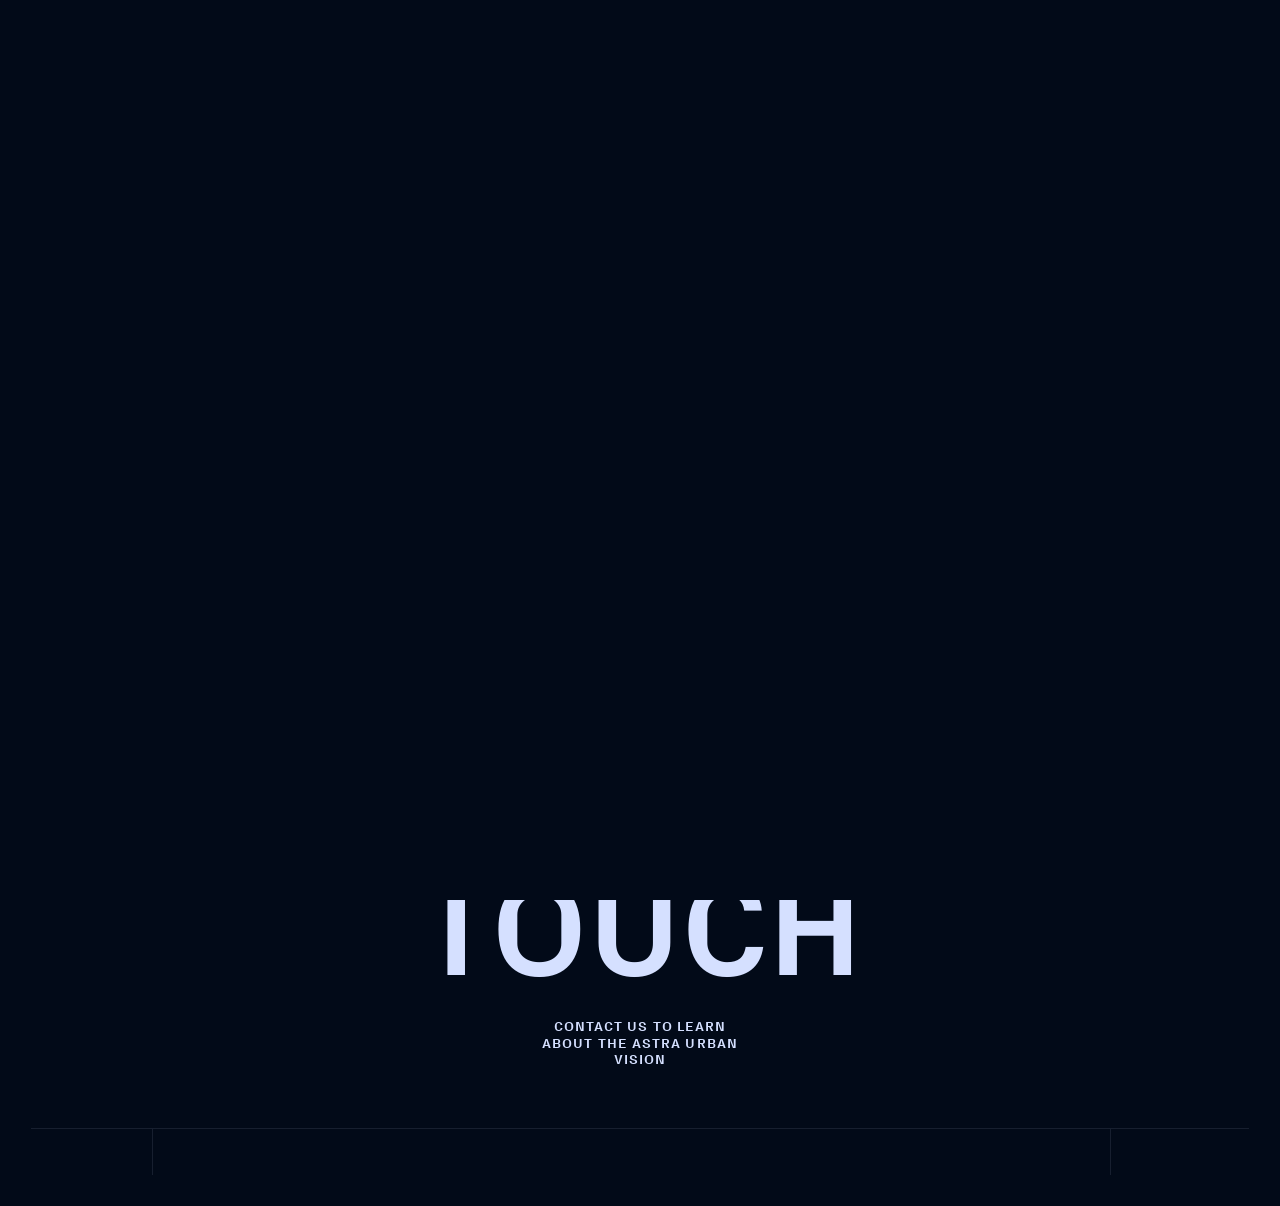
<file: contact/index.html>
<!DOCTYPE html><html  lang="en-PK"><head><meta charset="utf-8"><meta name="viewport" content="width=device-width, initial-scale=1"><title>Contact Astra Urban Pakistan | Real Estate Developer in Pakistan</title><script src="https://www.googletagmanager.com/gtag/js?id=G-R5HTBMW0V3" async></script><script src="/gtag-init.js"></script><style>.center-wrapper[data-v-f17dfb82]{align-items:center;display:flex;height:100vh;justify-content:center;width:100vw}.flash-square[data-v-f17dfb82]{background-color:#d5e0ff;height:8px;top:50%;transform:translate(-50%,-50%);width:8px;z-index:1}.flash-square[data-v-f17dfb82],.progress-text[data-v-f17dfb82]{left:50%;opacity:0;position:absolute}.progress-text[data-v-f17dfb82]{top:0;transform:translate(-50%,-75%)}.loading-text[data-v-f17dfb82]{bottom:0;left:50%;opacity:0;position:absolute;transform:translate(-50%,75%)}svg[data-v-f17dfb82]{display:block;height:40px;width:auto}.cell[data-v-f17dfb82]{fill:#d5e0ff;transform-box:fill-box}.stroke[data-v-f17dfb82]{fill:none;stroke:#d5e0ff;stroke-width:1;stroke-linecap:butt;stroke-linejoin:miter;stroke-dasharray:1;stroke-dashoffset:1}.intro-sq rect[data-v-f17dfb82]{fill:#d5e0ff;opacity:0}.intro-sq[data-v-f17dfb82]{transform-origin:0 0}#sqT rect[data-v-f17dfb82],.intro-sq[data-v-f17dfb82]{transform-box:fill-box}#sqT rect[data-v-f17dfb82]{opacity:0;transform:scale(4);transform-origin:50% 50%}#sqB1 rect[data-v-f17dfb82],#sqB5 rect[data-v-f17dfb82],#sqH1 rect[data-v-f17dfb82],#sqH5 rect[data-v-f17dfb82],#sqN1 rect[data-v-f17dfb82],#sqN5 rect[data-v-f17dfb82],#sqO1 rect[data-v-f17dfb82],#sqO5 rect[data-v-f17dfb82],#sqU1 rect[data-v-f17dfb82],#sqU5 rect[data-v-f17dfb82],#sqW1 rect[data-v-f17dfb82],#sqW5 rect[data-v-f17dfb82]{opacity:0}#H_C1col[data-v-f17dfb82],#H_C5col[data-v-f17dfb82],#N_C1col[data-v-f17dfb82],#N_C5col[data-v-f17dfb82],#T_C3col[data-v-f17dfb82],#U_C1col[data-v-f17dfb82],#U_C5col[data-v-f17dfb82],#W_C1col[data-v-f17dfb82],#W_C5col[data-v-f17dfb82]{transform:scaleY(0);transform-origin:50% 50%}#H_C1row[data-v-f17dfb82],#U_E1row[data-v-f17dfb82],#W_E1row[data-v-f17dfb82]{transform:scaleX(0);transform-origin:0 50%}#T_A3row[data-v-f17dfb82]{transform:scaleX(0);transform-origin:50% 50%}#W_A3col[data-v-f17dfb82]{transform:scaleY(0);transform-origin:50% 0}#N_A5row[data-v-f17dfb82]{transform:scaleX(0);transform-origin:100% 50%}#O_triangle[data-v-f17dfb82]{fill:#d5e0ff;transform:scale(0);transform-box:fill-box;transform-origin:0 100%}.letters[data-v-f17dfb82]{opacity:0}.letters-animating .stroke[data-v-f17dfb82]{animation:draw-f17dfb82 1s cubic-bezier(.2,0,0,1) 0s forwards}.letters-animating #H_C1col[data-v-f17dfb82],.letters-animating #H_C5col[data-v-f17dfb82],.letters-animating #N_C1col[data-v-f17dfb82],.letters-animating #N_C5col[data-v-f17dfb82],.letters-animating #T_C3col[data-v-f17dfb82],.letters-animating #U_C1col[data-v-f17dfb82],.letters-animating #U_C5col[data-v-f17dfb82],.letters-animating #W_C1col[data-v-f17dfb82],.letters-animating #W_C5col[data-v-f17dfb82]{animation:colFrom1-f17dfb82 1s cubic-bezier(.2,0,0,1) 0s forwards}.letters-animating #H_C1row[data-v-f17dfb82]{animation:rowFrom1-f17dfb82 1s cubic-bezier(.2,0,0,1) 67ms forwards}.letters-animating #U_E1row[data-v-f17dfb82],.letters-animating #W_E1row[data-v-f17dfb82]{animation:rowFrom0-f17dfb82 1s cubic-bezier(.2,0,0,1) 0s forwards}.letters-animating #B_loopTop[data-v-f17dfb82]{animation:draw-f17dfb82 1s cubic-bezier(.2,0,0,1) 67ms forwards}.letters-animating #T_A3row[data-v-f17dfb82]{animation:rowFrom0-f17dfb82 1s cubic-bezier(.2,0,0,1) 67ms forwards}.letters-animating #W_A3col[data-v-f17dfb82]{animation:colFrom0-f17dfb82 1s cubic-bezier(.2,0,0,1) 0s forwards}.letters-animating #N_A5row[data-v-f17dfb82]{animation:rowFrom1-f17dfb82 1s cubic-bezier(.2,0,0,1) 67ms forwards}.letters-animating #O_triangle[data-v-f17dfb82]{animation:triGrow-f17dfb82 1s cubic-bezier(.2,0,0,1) 67ms forwards}.letters-animating .letters[data-v-f17dfb82]{animation:showLetters-f17dfb82 0s linear 0s forwards}@keyframes colFrom1-f17dfb82{0%{transform:scaleY(1)}to{transform:scaleY(5)}}@keyframes colFrom0-f17dfb82{0%{transform:scaleY(0)}to{transform:scaleY(5)}}@keyframes rowFrom1-f17dfb82{0%{transform:scaleX(1)}to{transform:scaleX(5)}}@keyframes rowFrom0-f17dfb82{0%{transform:scaleX(0)}to{transform:scaleX(5)}}@keyframes draw-f17dfb82{0%{stroke-dashoffset:1}to{stroke-dashoffset:0}}@keyframes triGrow-f17dfb82{0%{transform:scale(0)}to{transform:scale(1)}}@keyframes showLetters-f17dfb82{to{opacity:1}}</style><style>.qrButton[data-v-1f97fa6a]{-webkit-backdrop-filter:blur(20px);backdrop-filter:blur(20px);background-color:#d5e0ff1a}</style><style>.fauxBorder[data-v-c2bbcbea]{background-color:#020a191a;height:1px;left:0;position:absolute;top:0;transform:translate(-10%);width:200vw}.question[data-v-c2bbcbea]{color:#020a1980}</style><style>.cardBackground[data-v-e42651b4]{-webkit-backdrop-filter:blur(20px);backdrop-filter:blur(20px);background:#d5e0ff0d}.fauxBorder[data-v-e42651b4]{background-color:#020a191a;height:1px;left:0;position:absolute;top:0;transform:translate(-10%);width:200vw}</style><style>.beveled-box[data-v-9317ace3]{display:flex;position:relative}.beveled-box.has-border[data-v-9317ace3]{background:transparent}.beveled-box-content[data-v-9317ace3]{display:flex;height:100%;position:relative;width:100%;z-index:1}.border-svg[data-v-9317ace3]{height:100%;left:0;pointer-events:none;position:absolute;top:0;width:100%;z-index:2}</style><style>.transparent[data-v-acc11dbd]{-webkit-backdrop-filter:blur(20px);backdrop-filter:blur(20px);background-color:#d5e0ff0d;color:#d5e0ff}.solid-light[data-v-acc11dbd],.transparent__background[data-v-acc11dbd]{background-color:#d5e0ff}.solid-light[data-v-acc11dbd]{color:#020a19}.solid-dark[data-v-acc11dbd]{background-color:#020a19;color:#d5e0ff}</style><style>.eyebrow[data-v-ae672e51]{background-color:#d5e0ff1a}</style><style>.splittext-fix-0{display:block;overflow:hidden}</style><style>.splittext-fix-0{display:block}</style><style>.cardBackground[data-v-573a1b7a]{backdrop-filter:blur(20px);-webkit-backdrop-filter:blur(20px);background:#0c15241a}</style><style>.input[data-v-59558719]:-internal-autofill-previewed,.input[data-v-59558719]:-internal-autofill-selected,.input[data-v-59558719]:-webkit-autofill,.input[data-v-59558719]:-webkit-autofill:active,.input[data-v-59558719]:-webkit-autofill:focus,.input[data-v-59558719]:-webkit-autofill:hover{-webkit-background-clip:text;-webkit-text-fill-color:#d5e0ff;box-shadow:inset 0 0 20px 20px #d5e0ff00!important;caret-color:#fff;-webkit-transition:background-color 5000s ease-in-out 0s;transition:background-color 5000s ease-in-out 0s}</style><style>.reticule-line[data-v-8543af36]{background:#d5e0ff1a}</style><style>.bottom[data-v-616a3b02]{border-top:1px solid rgba(213,224,255,.1)}footer[data-variant=menu] .bottom[data-v-616a3b02]{border-top:1px solid rgba(2,10,25,.1)}.fauxBorder[data-v-616a3b02]{background-color:#d5e0ff1a;height:1px;left:0;position:absolute;top:0;transform:translate(-10%);width:200vw}</style><style>.opacity-hover[data-v-ba815286]{cursor:pointer;transition:opacity .33s linear}.opacity-hover[data-v-ba815286]:hover{opacity:1}.theme-light[data-v-ba815286]{background-color:#d5e0ff;color:#020a19}</style><link rel="stylesheet" href="/_nuxt/entry.B3VGTdCo.css" crossorigin><link rel="stylesheet" href="/_nuxt/contact.C5QC25OE.css" crossorigin><link rel="stylesheet" href="/_nuxt/Hero.CJpCjsiN.css" crossorigin><link rel="stylesheet" href="/_nuxt/File.BD0tAyrf.css" crossorigin><link href="https://challenges.cloudflare.com/turnstile/v0/api.js" rel="preload" crossorigin="anonymous" referrerpolicy="no-referrer" fetchpriority="low" as="script"><link rel="preload" href="/fonts/grotesk-bold.woff2" as="font" type="font/woff2" crossorigin><link rel="preload" href="/fonts/grotesk-regular.woff2" as="font" type="font/woff2" crossorigin><link rel="preload" href="/fonts/grotesk-light.woff2" as="font" type="font/woff2" crossorigin><link rel="preload" href="/fonts/commit-mono.otf" as="font" type="font/opentype" crossorigin><link rel="preload" href="/fonts/commit-mono-bold.ttf" as="font" type="font/truetype" crossorigin><link rel="preload" as="fetch" crossorigin="anonymous" href="/contact/_payload.json?b86e74f0-2e60-498e-9f13-fb0e963d8aa3"><link rel="modulepreload" as="script" crossorigin href="/_nuxt/u1ipQrxM.js"><link rel="modulepreload" as="script" crossorigin href="/_nuxt/CvQchuBp.js"><link rel="modulepreload" as="script" crossorigin href="/_nuxt/DGcN4sYQ.js"><link rel="modulepreload" as="script" crossorigin href="/_nuxt/JFwdWLci.js"><link rel="preload" as="fetch" fetchpriority="low" crossorigin="anonymous" href="/_nuxt/builds/meta/b86e74f0-2e60-498e-9f13-fb0e963d8aa3.json"><link rel="prefetch" as="script" crossorigin href="/_nuxt/651Dh9dk.js"><link rel="prefetch" as="script" crossorigin href="/_nuxt/0HLO-J_r.js"><link rel="prefetch" as="script" crossorigin href="/_nuxt/biq0egKh.js"><link rel="prefetch" as="script" crossorigin href="/_nuxt/ocXXpsJX.js"><link rel="prefetch" as="script" crossorigin href="/_nuxt/Bmtl4jgW.js"><link rel="prefetch" as="script" crossorigin href="/_nuxt/D9UjBbvm.js"><meta name="robots" content="index, follow, max-image-preview:large, max-snippet:-1, max-video-preview:-1"><meta name="description" content="Get in touch with Astra Urban Pakistan. Contact us for residential and commercial projects, sales enquiries or support across Pakistan."><meta property="og:description" content="Astra Urban Pakistan creates premium residential and commercial landmarks across Karachi, Lahore, Islamabad, and Rawalpindi."><meta property="og:image" content="https://astra-urban-pk.vercel.app/images/share_asset.jpg"><meta name="twitter:card" content="summary_large_image"><link rel="canonical" href="https://astra-urban-pk.vercel.app/contact"><link rel="icon" href="/images/favicon/favicon.ico" sizes="48x48"><link rel="icon" type="image/svg+xml" href="/images/favicon/favicon.svg"><link rel="icon" type="image/png" sizes="96x96" href="/images/favicon/favicon-96x96.png"><link rel="apple-touch-icon" href="/images/favicon/apple-touch-icon.png"><link rel="manifest" href="/images/favicon/site.webmanifest"><script type="module" src="/_nuxt/u1ipQrxM.js" crossorigin></script></head><body><!--teleport start anchor--><!--teleport anchor--><!--teleport start anchor--><!--teleport anchor--><!--teleport start anchor--><!--teleport anchor--><!--teleport start anchor--><!--teleport anchor--><!--teleport start anchor--><!--teleport anchor--><div id="__nuxt"><!--[--><div></div><!----><div class="loader fixed inset-0 bg-dark-blue z-[1000] flex justify-center items-center" data-v-f17dfb82><div class="center-wrapper flex-col opacity-0 scale-75 md:scale-100" data-v-f17dfb82><div class="relative w-fit h-fit" data-v-f17dfb82><div class="progress-text text-11 leading-1 tracking-16 font-mono text-off-blue" data-v-f17dfb82>0% </div><div class="flash-square" data-v-f17dfb82></div><svg xmlns="http://www.w3.org/2000/svg" viewBox="0 0 352 40" data-v-f17dfb82><g id="sqH1" class="intro-sq" style="--dx:0px;" data-v-f17dfb82><rect x="0" y="16" width="8" height="8" data-v-f17dfb82></rect></g><g id="sqH5" class="intro-sq" style="--dx:3.333px;" data-v-f17dfb82><rect x="28.667" y="16" width="8" height="8" data-v-f17dfb82></rect></g><g id="sqU1" class="intro-sq" style="--dx:-5.333px;" data-v-f17dfb82><rect x="57.333" y="16" width="8" height="8" data-v-f17dfb82></rect></g><g id="sqU5" class="intro-sq" style="--dx:-2px;" data-v-f17dfb82><rect x="86" y="16" width="8" height="8" data-v-f17dfb82></rect></g><g id="sqB1" class="intro-sq" style="--dx:-10.667px;" data-v-f17dfb82><rect x="114.667" y="16" width="8" height="8" data-v-f17dfb82></rect></g><g id="sqB5" class="intro-sq" style="--dx:-7.333px;" data-v-f17dfb82><rect x="143.333" y="16" width="8" height="8" data-v-f17dfb82></rect></g><g id="sqT" class="intro-sq" style="--dx:0px;" data-v-f17dfb82><rect x="172" y="16" width="8" height="8" data-v-f17dfb82></rect></g><g id="sqO1" class="intro-sq" style="--dx:7.333px;" data-v-f17dfb82><rect x="200.667" y="16" width="8" height="8" data-v-f17dfb82></rect></g><g id="sqO5" class="intro-sq" style="--dx:10.667px;" data-v-f17dfb82><rect x="229.333" y="16" width="8" height="8" data-v-f17dfb82></rect></g><g id="sqW1" class="intro-sq" style="--dx:2px;" data-v-f17dfb82><rect x="258" y="16" width="8" height="8" data-v-f17dfb82></rect></g><g id="sqW5" class="intro-sq" style="--dx:5.333px;" data-v-f17dfb82><rect x="286.667" y="16" width="8" height="8" data-v-f17dfb82></rect></g><g id="sqN1" class="intro-sq" style="--dx:-3.333px;" data-v-f17dfb82><rect x="315.333" y="16" width="8" height="8" data-v-f17dfb82></rect></g><g id="sqN5" class="intro-sq" style="--dx:0px;" data-v-f17dfb82><rect x="344" y="16" width="8" height="8" data-v-f17dfb82></rect></g><g class="letters" data-v-f17dfb82><g transform="translate(0,0) scale(8)" data-v-f17dfb82><rect id="H_C1col" class="cell" x="0" y="0" width="1" height="1" data-v-f17dfb82></rect><rect id="H_C5col" class="cell" x="4" y="0" width="1" height="1" data-v-f17dfb82></rect><rect id="H_C1row" class="cell" x="2" y="2" width="1" height="1" data-v-f17dfb82></rect><path class="stroke" d="M0.5 0.5L2.5 4.5" pathLength="1" data-v-f17dfb82></path><path class="stroke" d="M4.5 0.5L2.5 4.5" pathLength="1" data-v-f17dfb82></path></g><g transform="translate(52,0) scale(8)" data-v-f17dfb82><rect id="U_C1col" class="cell" x="0" y="2" width="1" height="1" data-v-f17dfb82></rect><rect id="U_C5col" class="cell" x="4" y="2" width="1" height="1" data-v-f17dfb82></rect><rect id="U_E1row" class="cell" x="0" y="4" width="1" height="1" data-v-f17dfb82></rect><path class="stroke" d="M4.5 0.5L0.5 0.5L0.5 2.5L4.5 2.5L4.5 4.5L0.5 4.5" pathLength="1" data-v-f17dfb82></path></g><g transform="translate(104,0) scale(8)" data-v-f17dfb82><rect class="cell" x="2" y="0" width="1" height="1" data-v-f17dfb82></rect><path id="B_mid" class="stroke" d="M2.5 0.5L2.5 4.5" pathLength="1" data-v-f17dfb82></path><path id="B_loopBottom" class="stroke" d="M0.5 0.5L4.5 0.5" pathLength="1" data-v-f17dfb82></path><path id="B_loopTop" class="stroke" d="M0.5 0.5L4.5 0.5" pathLength="1" data-v-f17dfb82></path></g><g transform="translate(156,0) scale(8)" data-v-f17dfb82><rect id="T_C3col" class="cell" x="2" y="0" width="1" height="1" data-v-f17dfb82></rect><rect id="T_A3row" class="cell" x="0" y="0" width="1" height="1" data-v-f17dfb82></rect><path class="stroke" d="M4.5 0.5L4.5 4.5L0.5 4.5" pathLength="1" data-v-f17dfb82></path></g><g transform="translate(208,0) scale(8)" data-v-f17dfb82><rect class="cell" x="0" y="0" width="1" height="1" data-v-f17dfb82></rect><rect class="cell" x="4" y="0" width="1" height="1" data-v-f17dfb82></rect><path id="O_triangle" d="M0.5 1L0.5 5L5 5Z" data-v-f17dfb82></path><path class="stroke" d="M0.5 0.5L2.5 4.5" pathLength="1" data-v-f17dfb82></path><path class="stroke" d="M4.5 0.5L2.5 4.5" pathLength="1" data-v-f17dfb82></path></g><g transform="translate(260,0) scale(8)" data-v-f17dfb82><rect id="W_C1col" class="cell" x="0" y="0" width="1" height="1" data-v-f17dfb82></rect><rect id="W_C5col" class="cell" x="4" y="0" width="1" height="1" data-v-f17dfb82></rect><rect id="W_E1row" class="cell" x="0" y="2" width="1" height="1" data-v-f17dfb82></rect><rect id="W_A3col" class="cell" x="2" y="2" width="1" height="1" data-v-f17dfb82></rect><path class="stroke" d="M0.5 0.5L0.5 4.5L4.5 4.5" pathLength="1" data-v-f17dfb82></path></g><g transform="translate(312,0) scale(8)" data-v-f17dfb82><rect id="N_C1col" class="cell" x="0" y="0" width="1" height="1" data-v-f17dfb82></rect><rect id="N_C5col" class="cell" x="4" y="0" width="1" height="1" data-v-f17dfb82></rect><rect id="N_A5row" class="cell" x="4" y="2" width="1" height="1" data-v-f17dfb82></rect><path class="stroke" d="M4.5 0.5L0.5 4.5" pathLength="1" data-v-f17dfb82></path></g></g></svg><div class="loading-text text-11 leading-1 tracking-16 uppercase font-mono text-off-blue" data-v-f17dfb82> Loading Astra Urban </div><div class="flex flex-col gap-4 absolute bottom-0 left-0 translate-y-[150%] text-11 leading-1 tracking-16 uppercase font-mono text-off-blue" data-v-f17dfb82><span class="relative inline-block whitespace-nowrap overflow-hidden w-fit h-fit" manual-trigger="true" data-v-f17dfb82><span class="invisible hidden" aria-hidden="true"><!--[--> 100% Loaded <!--]--></span><span class="relative z-10"></span><span class="absolute top-0 left-0 w-full h-full z-20 bg-off-blue text-dark-blue flex items-center"></span></span><span class="relative inline-block whitespace-nowrap overflow-hidden w-fit h-fit" manual-trigger="true" data-v-f17dfb82><span class="invisible hidden" aria-hidden="true"><!--[--> Ready to Explore <!--]--></span><span class="relative z-10"></span><span class="absolute top-0 left-0 w-full h-full z-20 bg-off-blue text-dark-blue flex items-center"></span></span></div></div></div></div><div><!--[--><div class="flex flex-col items-center select-none touch-none gap-y-20 pointer-events-none" style="opacity:1;" id="district-item-islamabad"><div class="relative w-40 h-40"><div class="w-full h-full relative"><div class="w-full h-full bg-off-blue scale-0 opacity-0 absolute left-1/2 top-1/2 -translate-x-1/2 -translate-y-1/2"></div><div class="w-full h-full absolute top-0 left-0 border-off-blue border-opacity-20 border"></div><div class="w-2 h-2 absolute top-0 left-0 -translate-y-1 -translate-x-1 bg-off-blue"></div><div class="w-2 h-2 absolute top-0 right-0 -translate-y-1 translate-x-1 bg-off-blue"></div><div class="w-2 h-2 absolute bottom-0 left-0 translate-y-1 -translate-x-1 bg-off-blue"></div><div class="w-2 h-2 absolute bottom-0 right-0 translate-y-1 translate-x-1 bg-off-blue"></div></div><div class="w-[0.313rem] h-[0.313rem] absolute top-1/2 left-1/2 -translate-y-1/2 -translate-x-1/2 bg-off-blue"></div></div><div class="relative top-full flex flex-col items-center gap-y-8"><div class="flex relative p-4"><div class="w-full h-full absolute left-0 top-0 bg-off-blue"></div><span class="relative whitespace-nowrap font-mono text-11 leading-1.2 tracking-8 text-dark-blue text-nowrap uppercase" style="display:inline-block;"><span class="invisible inline-block" aria-hidden="true"><!--[-->09 PROJECTS<!--]--></span><span class="absolute inset-0"></span></span></div><span class="text-16 font-bold leading-0.8 tracking-4 uppercase text-off-blue text-nowrap"><span class="relative whitespace-nowrap uppercase" style="display:inline-block;"><span class="invisible inline-block" aria-hidden="true"><!--[-->Islamabad<!--]--></span><span class="absolute inset-0"></span></span></span></div></div><div class="flex flex-col items-center select-none touch-none gap-y-20 pointer-events-none" style="opacity:1;" id="district-item-karachi"><div class="relative w-40 h-40"><div class="w-full h-full relative"><div class="w-full h-full bg-off-blue scale-0 opacity-0 absolute left-1/2 top-1/2 -translate-x-1/2 -translate-y-1/2"></div><div class="w-full h-full absolute top-0 left-0 border-off-blue border-opacity-20 border"></div><div class="w-2 h-2 absolute top-0 left-0 -translate-y-1 -translate-x-1 bg-off-blue"></div><div class="w-2 h-2 absolute top-0 right-0 -translate-y-1 translate-x-1 bg-off-blue"></div><div class="w-2 h-2 absolute bottom-0 left-0 translate-y-1 -translate-x-1 bg-off-blue"></div><div class="w-2 h-2 absolute bottom-0 right-0 translate-y-1 translate-x-1 bg-off-blue"></div></div><div class="w-[0.313rem] h-[0.313rem] absolute top-1/2 left-1/2 -translate-y-1/2 -translate-x-1/2 bg-off-blue"></div></div><div class="relative top-full flex flex-col items-center gap-y-8"><div class="flex relative p-4"><div class="w-full h-full absolute left-0 top-0 bg-off-blue"></div><span class="relative whitespace-nowrap font-mono text-11 leading-1.2 tracking-8 text-dark-blue text-nowrap uppercase" style="display:inline-block;"><span class="invisible inline-block" aria-hidden="true"><!--[-->12 PROJECTS<!--]--></span><span class="absolute inset-0"></span></span></div><span class="text-16 font-bold leading-0.8 tracking-4 uppercase text-off-blue text-nowrap"><span class="relative whitespace-nowrap uppercase" style="display:inline-block;"><span class="invisible inline-block" aria-hidden="true"><!--[-->Karachi<!--]--></span><span class="absolute inset-0"></span></span></span></div></div><div class="flex flex-col items-center select-none touch-none gap-y-20 pointer-events-none" style="opacity:1;" id="district-item-lahore"><div class="relative w-40 h-40"><div class="w-full h-full relative"><div class="w-full h-full bg-off-blue scale-0 opacity-0 absolute left-1/2 top-1/2 -translate-x-1/2 -translate-y-1/2"></div><div class="w-full h-full absolute top-0 left-0 border-off-blue border-opacity-20 border"></div><div class="w-2 h-2 absolute top-0 left-0 -translate-y-1 -translate-x-1 bg-off-blue"></div><div class="w-2 h-2 absolute top-0 right-0 -translate-y-1 translate-x-1 bg-off-blue"></div><div class="w-2 h-2 absolute bottom-0 left-0 translate-y-1 -translate-x-1 bg-off-blue"></div><div class="w-2 h-2 absolute bottom-0 right-0 translate-y-1 translate-x-1 bg-off-blue"></div></div><div class="w-[0.313rem] h-[0.313rem] absolute top-1/2 left-1/2 -translate-y-1/2 -translate-x-1/2 bg-off-blue"></div></div><div class="relative top-full flex flex-col items-center gap-y-8"><div class="flex relative p-4"><div class="w-full h-full absolute left-0 top-0 bg-off-blue"></div><span class="relative whitespace-nowrap font-mono text-11 leading-1.2 tracking-8 text-dark-blue text-nowrap uppercase" style="display:inline-block;"><span class="invisible inline-block" aria-hidden="true"><!--[-->18 PROJECTS<!--]--></span><span class="absolute inset-0"></span></span></div><span class="text-16 font-bold leading-0.8 tracking-4 uppercase text-off-blue text-nowrap"><span class="relative whitespace-nowrap uppercase" style="display:inline-block;"><span class="invisible inline-block" aria-hidden="true"><!--[-->Lahore<!--]--></span><span class="absolute inset-0"></span></span></span></div></div><div class="flex flex-col items-center select-none touch-none gap-y-20 pointer-events-none" style="opacity:1;" id="district-item-rawalpindi"><div class="relative w-40 h-40"><div class="w-full h-full relative"><div class="w-full h-full bg-off-blue scale-0 opacity-0 absolute left-1/2 top-1/2 -translate-x-1/2 -translate-y-1/2"></div><div class="w-full h-full absolute top-0 left-0 border-off-blue border-opacity-20 border"></div><div class="w-2 h-2 absolute top-0 left-0 -translate-y-1 -translate-x-1 bg-off-blue"></div><div class="w-2 h-2 absolute top-0 right-0 -translate-y-1 translate-x-1 bg-off-blue"></div><div class="w-2 h-2 absolute bottom-0 left-0 translate-y-1 -translate-x-1 bg-off-blue"></div><div class="w-2 h-2 absolute bottom-0 right-0 translate-y-1 translate-x-1 bg-off-blue"></div></div><div class="w-[0.313rem] h-[0.313rem] absolute top-1/2 left-1/2 -translate-y-1/2 -translate-x-1/2 bg-off-blue"></div></div><div class="relative top-full flex flex-col items-center gap-y-8"><div class="flex relative p-4"><div class="w-full h-full absolute left-0 top-0 bg-off-blue"></div><span class="relative whitespace-nowrap font-mono text-11 leading-1.2 tracking-8 text-dark-blue text-nowrap uppercase" style="display:inline-block;"><span class="invisible inline-block" aria-hidden="true"><!--[-->06 PROJECTS<!--]--></span><span class="absolute inset-0"></span></span></div><span class="text-16 font-bold leading-0.8 tracking-4 uppercase text-off-blue text-nowrap"><span class="relative whitespace-nowrap uppercase" style="display:inline-block;"><span class="invisible inline-block" aria-hidden="true"><!--[-->Rawalpindi<!--]--></span><span class="absolute inset-0"></span></span></span></div></div><!--]--><div style="width:100%;height:100%;position:fixed;top:0;left:0;z-index:0;"><div style="width:100%;height:100%;filter:none;"></div><!--[--><div class="absolute inset-0 w-full h-full bg-dark-blue pointer-events-none" style="opacity:0;"><!----></div><!--]--></div></div><div><div><!--[--><div id="map" class="w-full h-full absolute"></div><div class="page"><div><div class="flex flex-col overflow-hidden"><div class="beveled-box flex-1 m-[0.625rem] md:m-[2.5rem] h-[calc(100dvh-0.625rem*2)] md:h-[calc(100dvh-2.5rem*2)] max-h-[calc(100dvh-0.625rem*2)] md:max-h-[calc(100dvh-2.5rem*2)] has-border flex-1 m-[0.625rem] md:m-[2.5rem] h-[calc(100dvh-0.625rem*2)] md:h-[calc(100dvh-2.5rem*2)] max-h-[calc(100dvh-0.625rem*2)] md:max-h-[calc(100dvh-2.5rem*2)]" data-v-9317ace3><div class="beveled-box-content" style="" data-v-9317ace3><!--[--><div class="absolute top-0 left-0 w-full px-28 sm:px-32 py-18 sm:py-32 pointer-events-none z-[9999]" aria-label="Main site navigation"><div class="flex items-center justify-between"><a href="/" class="w-fit sm:w-1/3 pointer-events-auto sm:w-auto flex justify-center sm:justify-start" aria-label="homepage"><svg xmlns="http://www.w3.org/2000/svg" fill="none" viewBox="0 0 186 20" class="w-[11.625rem] h-[1.25rem] hidden sm:block text-off-blue overflow-hidden"><path fill="#D5E0FF" d="M0 0h4.043v20H0zM16.174 0h4.043v20h-4.043zM0 0h20.217v4.043H0zM4.043 8h12.131v4.043H4.043zM28.304 0h20.217v4.043H28.304zM28.304 4.043h4.043V8H28.304zM28.304 8h20.217v4.043H28.304zM44.478 12.043h4.043V15.957h-4.043zM28.304 15.957h20.217V20H28.304zM56.608 0h20.217v4.043H56.608zM64.695 4.043h4.043V20h-4.043zM84.912 0h4.043v20H84.912zM84.912 0h16.174v4.043H84.912zM97.043 0h4.043v12.043h-4.043zM84.912 8h16.174v4.043H84.912zM92.999 12.043h4.043V20h-4.043zM97.043 15.957h8.086V20h-8.086zM113.216 0h4.043v20H113.216zM129.39 0h4.043v20h-4.043zM113.216 0h20.217v4.043H113.216zM117.259 8h12.131v4.043H117.259z"></path></svg><svg xmlns="http://www.w3.org/2000/svg" fill="none" viewBox="0 0 32 32" class="w-[2rem] h-[2rem] sm:hidden text-off-blue"><path fill="currentColor" d="M32 32H0V0h32zm-6.396-6.4V6.402h-19.2l19.2 19.2Z"></path></svg></a><div class="absolute top-10 md:top-16 right-10 md:right-16 flex z-10 pointer-events-auto items-center"><div class="text-white mr-24 hidden md:flex gap-16 text-12 tracking-16 uppercase"><a href="/about" class="font-mono text-off-blue" title="About Us"><span class="sr-only">About Us</span><span class="relative whitespace-nowrap" style="display:inline-block;" aria-hidden="true"><span class="invisible inline-block" aria-hidden="true"><!--[--> About <!--]--></span><span class="absolute inset-0"></span></span></a><a href="/projects" class="font-mono text-off-blue" title="Careers"><span class="sr-only">Projects</span><span class="relative whitespace-nowrap" style="display:inline-block;" aria-hidden="true"><span class="invisible inline-block" aria-hidden="true"><!--[--> Projects <!--]--></span><span class="absolute inset-0"></span></span></a><a href="/careers" class="font-mono text-off-blue" title="Careers"><span class="sr-only">Careers</span><span class="relative whitespace-nowrap" style="display:inline-block;" aria-hidden="true"><span class="invisible inline-block" aria-hidden="true"><!--[--> Careers <!--]--></span><span class="absolute inset-0"></span></span></a><a aria-current="page" href="/contact" class="router-link-active router-link-exact-active font-mono text-off-blue" title="Contact Us"><span class="sr-only">Contact Us</span><span class="relative whitespace-nowrap" style="display:inline-block;" aria-hidden="true"><span class="invisible inline-block" aria-hidden="true"><!--[--> Contact <!--]--></span><span class="absolute inset-0"></span></span></a><a href="/news" class="font-mono text-off-blue" title="News"><span class="sr-only">News</span><span class="relative whitespace-nowrap" style="display:inline-block;" aria-hidden="true"><span class="invisible inline-block" aria-hidden="true"><!--[--> News <!--]--></span><span class="absolute inset-0"></span></span></a></div><div class="pointer-events-auto flex"><div class="relative" style="opacity:1;" data-v-acc11dbd><svg class="absolute inset-0 w-full h-full pointer-events-none z-10" style="opacity:0;transition:opacity 0.1s;" viewBox="0 0 0 0" fill="none" xmlns="http://www.w3.org/2000/svg" preserveAspectRatio="none" data-v-acc11dbd><path d="" stroke="#D5E0FF" stroke-width="0" stroke-linecap="butt" stroke-linejoin="round" fill="none" opacity="0.15" data-v-acc11dbd></path><path d="" stroke="#D5E0FF" stroke-width="0" stroke-linecap="butt" stroke-linejoin="round" fill="none" opacity="0.15" data-v-acc11dbd></path></svg><button class="m-0 p-0 bg-none border-none focus:outline-none" data-v-acc11dbd><!--[--><div class="beveled-box" data-v-acc11dbd data-v-9317ace3><div class="beveled-box-content" style="" data-v-9317ace3><!--[--><div class="flex justify-center items-center gap-8 px-28 font-bold text-11 sm:text-12 leading-1.2 tracking-16 uppercase transparent py-20" data-v-acc11dbd><div data-icon-animate class="relative w-8 h-12" data-v-acc11dbd><div class="absolute w-4 h-4 top-0 left-0 bg-[currentColor]"></div><div class="absolute opacity-0 w-4 h-4 top-0 right-0 bg-[currentColor]"></div><div class="absolute opacity-0 w-4 h-4 left-0 top-[50%] -translate-y-1/2 bg-[currentColor]"></div><div class="absolute w-4 h-4 right-0 top-[50%] -translate-y-1/2 bg-[currentColor]"></div><div class="absolute w-4 h-4 bottom-0 left-0 bg-[currentColor]"></div><div class="absolute opacity-0 w-4 h-4 bottom-0 right-0 bg-[currentColor]"></div></div><span class="relative whitespace-nowrap" style="display:inline-block;" data-v-acc11dbd><span class="invisible inline-block" aria-hidden="true"><!--[--><!--[--> Login <!--]--><!--]--></span><span class="absolute inset-0"></span></span><div class="transparent__background absolute top-0 left-0 w-full h-full bg-off-white opacity-0 -z-1" data-v-acc11dbd></div></div><!--]--></div><!----><div class="absolute bottom-0 left-0 w-full" data-v-9317ace3><!----></div><!--[--><!--]--></div><!--]--></button></div><div class="relative" style="opacity:1;" data-v-acc11dbd><svg class="absolute inset-0 w-full h-full pointer-events-none z-10" style="opacity:0;transition:opacity 0.1s;" viewBox="0 0 0 0" fill="none" xmlns="http://www.w3.org/2000/svg" preserveAspectRatio="none" data-v-acc11dbd><path d="" stroke="#D5E0FF" stroke-width="1" stroke-linecap="butt" stroke-linejoin="round" fill="none" opacity="0.15" data-v-acc11dbd></path><path d="" stroke="#D5E0FF" stroke-width="1" stroke-linecap="butt" stroke-linejoin="round" fill="none" opacity="0.15" data-v-acc11dbd></path></svg><button class="m-0 p-0 bg-none border-none focus:outline-none" data-v-acc11dbd><!--[--><div class="beveled-box" data-v-acc11dbd data-v-9317ace3><div class="beveled-box-content" style="" data-v-9317ace3><!--[--><div class="flex justify-center items-center gap-8 px-28 font-bold text-11 sm:text-12 leading-1.2 tracking-16 uppercase solid-light py-20" data-v-acc11dbd><div data-icon-animate class="relative w-12 h-12" data-v-acc11dbd><div class="absolute w-4 h-4 top-0 left-0 bg-[currentColor]"></div><div class="absolute w-4 h-4 top-0 right-0 bg-[currentColor]"></div><div class="absolute w-4 h-4 bottom-0 left-0 bg-[currentColor]"></div><div class="absolute w-4 h-4 bottom-0 right-0 bg-[currentColor]"></div></div><span class="relative whitespace-nowrap" style="display:inline-block;" data-v-acc11dbd><span class="invisible inline-block" aria-hidden="true"><!--[--><!--[--> Menu <!--]--><!--]--></span><span class="absolute inset-0"></span></span><div class="transparent__background absolute top-0 left-0 w-full h-full bg-off-white opacity-0 -z-1" data-v-acc11dbd></div></div><!--]--></div><!----><div class="absolute bottom-0 left-0 w-full" data-v-9317ace3><!----></div><!--[--><!--]--></div><!--]--></button></div></div></div></div></div><div class="js-page-scroll | relative w-full h-full overflow-y-scroll overflow-x-hidden"><div class="relative mb-[calc(0.625rem*2)] md:mb-[calc(2.5rem*2)] w-full"><!--[--><div class="absolute top-0 left-0 w-full h-full | js-core:scroll"></div><div class="flex w-full h-[calc(100dvh-0.625rem*2)] md:h-[calc(100dvh-2.5rem*2)] max-h-[calc(100dvh-0.625rem*2)] md:max-h-[calc(100dvh-2.5rem*2)] items-end justify-center" data-v-ae672e51><div class="flex flex-col items-center justify-center gap-132 md:gap-48 mb-116 md:mb-144" data-v-ae672e51><div class="flex flex-col items-center justify-center gap-16" data-v-ae672e51><!----><h2 style="display:inline-block;" class="text-54 md:text-180 leading-0.9 md:leading-0.8 tracking-0 text-center font-bold uppercase max-w-[90vw] md:max-w-[60rem] text-off-blue" duration="1" data-v-ae672e51><!--[--><!--[-->Get in touch<!--]--><!--]--></h2></div><div class="flex flex-col gap-32" data-v-ae672e51><div class="adornment | flex sm:hidden items-center justify-center" data-v-ae672e51><div class="absolute w-7 h-1 bg-off-blue" data-v-ae672e51></div><div class="absolute h-7 w-1 bg-off-blue" data-v-ae672e51></div></div><span style="display:inline-block;" class="text-11 md:text-18 leading-1.2 tracking-8 font-bold text-center uppercase text-off-blue w-[13rem] md:w-[18.75rem]" duration="1" data-v-ae672e51><!--[--><!--[-->Contact us to learn about the Astra Urban vision<!--]--><!--]--></span></div></div></div><div class="w-full h-[75dvh]"></div><div class="relative flex text-off-white" data-v-573a1b7a><div class="borderRight | hidden md:flex flex-col items-start w-[50%]" data-v-573a1b7a><div class="borderBottom | w-full" data-v-573a1b7a><span style="display:inline-block;" class="flex text-120 leading-0.9 tracking-0 font-bold uppercase w-[35rem] ml-[7.25rem] mb-[4rem]" duration="1.33" data-v-573a1b7a><!--[--><!--[-->Drop Us A line<!--]--><!--]--></span></div><div class="relative pt-64 pl-[1.875rem] md:pl-[2.5rem] w-full" data-v-573a1b7a><div class="flex flex-col gap-32" data-v-573a1b7a><div class="flex flex-col gap-8" data-v-573a1b7a><span class="relative whitespace-nowrap text-14 leading-1 tracking-0 font-bold uppercase" style="display:inline-block;" data-v-573a1b7a><span class="invisible inline-block" aria-hidden="true"><!--[--> About Astra Urban <!--]--></span><span class="absolute inset-0"></span></span><span class="relative whitespace-nowrap text-11 leading-1.2 tracking-8 font-mono uppercase opacity-50" style="display:inline-block;" data-v-573a1b7a><span class="invisible inline-block" aria-hidden="true"><!--[--> Contact Info <!--]--></span><span class="absolute inset-0"></span></span></div><div class="flex flex-col gap-8" data-v-573a1b7a><div class="flex gap-8" data-v-573a1b7a><span class="relative whitespace-nowrap text-11 leading-1.2 tracking-8 font-mono uppercase" style="display:inline-block;" data-v-573a1b7a><span class="invisible inline-block" aria-hidden="true"><!--[--> Phone <!--]--></span><span class="absolute inset-0"></span></span><span class="relative whitespace-nowrap text-11 leading-1.2 tracking-8 font-mono uppercase opacity-50" style="display:inline-block;" data-v-573a1b7a><span class="invisible inline-block" aria-hidden="true"><!--[--> +92 22 69 66 20 00 <!--]--></span><span class="absolute inset-0"></span></span></div><div class="flex gap-8" data-v-573a1b7a><span class="relative whitespace-nowrap text-11 leading-1.2 tracking-8 font-mono uppercase" style="display:inline-block;" data-v-573a1b7a><span class="invisible inline-block" aria-hidden="true"><!--[--> Email <!--]--></span><span class="absolute inset-0"></span></span><span class="relative whitespace-nowrap text-11 leading-1.2 tracking-8 font-mono uppercase opacity-50" style="display:inline-block;" data-v-573a1b7a><span class="invisible inline-block" aria-hidden="true"><!--[--> contact@astraurban.pk <!--]--></span><span class="absolute inset-0"></span></span></div></div><div class="flex items-center justify-center gap-24 mb-24 w-fit" data-v-573a1b7a><div style="display:inline-block;" duration="1.33" data-v-573a1b7a><!--[--><a href="https://www.youtube.com/@astraurbanpk" rel="noopener noreferrer" class="m-0 p-0 bg-none border-none" data-v-573a1b7a><!--[--><svg xmlns="http://www.w3.org/2000/svg" fill="none" viewBox="0 0 20 20" class="w-20 h-20" data-v-573a1b7a><g clip-path="url(#a)"><path fill="currentColor" d="M18.382 5.787a2.19 2.19 0 0 0-1.544-1.543C15.475 3.875 10 3.875 10 3.875s-5.475 0-6.837.369a2.19 2.19 0 0 0-1.544 1.543A22.6 22.6 0 0 0 1.25 10a22.6 22.6 0 0 0 .37 4.213 2.19 2.19 0 0 0 1.543 1.543c1.362.369 6.838.369 6.838.369s5.475 0 6.837-.369a2.19 2.19 0 0 0 1.544-1.543c.254-1.39.378-2.8.368-4.213a22.6 22.6 0 0 0-.368-4.213M8.25 12.625v-5.25L12.794 10z"></path></g><defs><clipPath id="a"><path fill="#fff" d="M0 0h20v20H0z"></path></clipPath></defs></svg><!--]--></a><!--]--></div><div style="display:inline-block;" duration="1.33" delay="0.1" data-v-573a1b7a><!--[--><a href="https://www.instagram.com/astraurban.pklimited/?hl=en" rel="noopener noreferrer" class="m-0 p-0 bg-none border-none" data-v-573a1b7a><!--[--><svg xmlns="http://www.w3.org/2000/svg" fill="none" viewBox="0 0 20 20" class="w-20 h-20" data-v-573a1b7a><g fill="currentColor" clip-path="url(#a)"><path d="M14.002 6.894a.9.9 0 1 0 0-1.8.9.9 0 0 0 0 1.8M10 6.146a3.851 3.851 0 1 0 0 7.702 3.851 3.851 0 0 0 0-7.702m0 6.35a2.5 2.5 0 1 1 0-5 2.5 2.5 0 0 1 0 5"></path><path d="M10 3.851c2.003 0 2.24.008 3.03.044.476.006.947.093 1.393.258a2.48 2.48 0 0 1 1.424 1.424c.165.446.252.917.258 1.392.036.791.044 1.028.044 3.031s-.008 2.24-.044 3.03a4.2 4.2 0 0 1-.258 1.393 2.48 2.48 0 0 1-1.424 1.424 4.2 4.2 0 0 1-1.392.258c-.791.036-1.028.044-3.031.044s-2.24-.008-3.03-.044a4.2 4.2 0 0 1-1.393-.258 2.49 2.49 0 0 1-1.424-1.424 4.2 4.2 0 0 1-.258-1.392c-.036-.791-.044-1.028-.044-3.03 0-2.003.008-2.24.044-3.032.006-.475.093-.946.258-1.392a2.48 2.48 0 0 1 1.424-1.424 4.2 4.2 0 0 1 1.392-.258C7.76 3.86 7.997 3.851 10 3.851M10 2.5c-2.037 0-2.292.009-3.092.045a5.5 5.5 0 0 0-1.82.349 3.84 3.84 0 0 0-2.194 2.194 5.5 5.5 0 0 0-.349 1.82C2.51 7.708 2.5 7.963 2.5 10s.009 2.292.045 3.092c.013.622.13 1.238.349 1.82a3.84 3.84 0 0 0 2.194 2.195 5.5 5.5 0 0 0 1.82.348c.8.036 1.055.045 3.092.045s2.292-.009 3.092-.045a5.5 5.5 0 0 0 1.82-.349 3.84 3.84 0 0 0 2.195-2.194 5.5 5.5 0 0 0 .348-1.82c.036-.8.045-1.055.045-3.092s-.009-2.292-.045-3.092a5.5 5.5 0 0 0-.349-1.82 3.84 3.84 0 0 0-2.194-2.194 5.5 5.5 0 0 0-1.82-.349C12.292 2.51 12.037 2.5 10 2.5"></path></g><defs><clipPath id="a"><path fill="#fff" d="M0 0h20v20H0z"></path></clipPath></defs></svg><!--]--></a><!--]--></div><div style="display:inline-block;" duration="1.33" delay="0.2" data-v-573a1b7a><!--[--><a href="https://www.facebook.com/Astra UrbanLimitedd" rel="noopener noreferrer" class="m-0 p-0 bg-none border-none" data-v-573a1b7a><!--[--><svg xmlns="http://www.w3.org/2000/svg" fill="none" viewBox="0 0 20 20" class="w-20 h-20" data-v-573a1b7a><g clip-path="url(#a)"><path fill="currentColor" d="M16.669 2.5H3.33a.84.84 0 0 0-.831.831V16.67a.837.837 0 0 0 .831.831h7.181v-5.8h-1.95v-2.27h1.95V7.763c0-1.938 1.182-2.994 2.92-2.994.58 0 1.162 0 1.743.087v2.019H13.98c-.944 0-1.125.45-1.125 1.106v1.444h2.25l-.293 2.269h-1.957V17.5h3.813a.837.837 0 0 0 .831-.831V3.33a.837.837 0 0 0-.831-.831Z"></path></g><defs><clipPath id="a"><path fill="#fff" d="M0 0h20v20H0z"></path></clipPath></defs></svg><!--]--></a><!--]--></div><div style="display:inline-block;" duration="1.33" delay="0.3" data-v-573a1b7a><!--[--><a href="https://www.linkedin.com/company/astra-urban-pakistan-limitedd/" rel="noopener noreferrer" class="m-0 p-0 bg-none border-none" data-v-573a1b7a><!--[--><svg xmlns="http://www.w3.org/2000/svg" fill="none" viewBox="0 0 20 20" class="w-20 h-20" data-v-573a1b7a><path fill="currentColor" d="M16.375 2.531H3.625c-.625 0-1.125.5-1.125 1.063v12.812c0 .563.5 1.063 1.125 1.063h12.75c.625 0 1.125-.5 1.125-1.063V3.594c0-.563-.5-1.063-1.125-1.063m-9.438 12.75H4.75V8.156h2.188v7.125ZM5.875 7.156a1.32 1.32 0 0 1-1.313-1.312c0-.75.563-1.313 1.313-1.313a1.32 1.32 0 0 1 1.313 1.313 1.32 1.32 0 0 1-1.313 1.312m9.438 8.063h-2.188v-3.5c0-.813 0-1.938-1.188-1.938s-1.312.938-1.312 1.813v3.562H8.437v-7H10.5v.938h.063c.312-.563 1.062-1.188 2.124-1.188 2.25 0 2.688 1.5 2.688 3.438v3.875z"></path></svg><!--]--></a><!--]--></div></div></div></div></div><div class="flex flex-col items-start w-full md:w-[50%]" data-v-573a1b7a><div class="borderBottom | hidden md:block relative w-full" data-v-573a1b7a><div class="w-[31.25rem] mx-auto h-fit" data-v-573a1b7a><span style="display:inline-block;" class="absolute flex bottom-64 text-16 leading-1.2 tracking-4 w-[28.125rem] font-bold" data-v-573a1b7a><!--[--><!--[-->Get a real-time tour for our Ongoing, Upcoming and Completed Projects.<!--]--><!--]--></span><span class="invisible flex text-120 leading-0.9 tracking-0 font-bold uppercase w-[35rem] ml-[7.25rem] mb-[4rem]" aria-hidden="true" data-v-573a1b7a>Drop Us A line</span></div></div><div class="flex md:hidden flex-col gap-40 w-full" data-v-573a1b7a><span style="display:inline-block;" class="flex text-56 leading-0.9 tracking-0 font-bold text-center uppercase" duration="1.33" data-v-573a1b7a><!--[--><!--[-->Drop Us A line<!--]--><!--]--></span><div class="relative w-full" data-v-573a1b7a><div class="borderBackground | w-full h-1" data-v-573a1b7a></div><div class="flex items-center justify-center absolute top-[50%] left-[50%] -translate-y-[50%] -translate-x-1/2 w-7 h-7" data-v-573a1b7a><div class="absolute w-7 h-1 bg-off-blue" data-v-573a1b7a></div><div class="absolute h-7 w-1 bg-off-blue" data-v-573a1b7a></div></div></div><span style="display:inline-block;" class="text-16 leading-1.2 tracking-4 font-bold px-[1.875rem]" data-v-573a1b7a><!--[--><!--[-->Get a real-time tour for our Ongoing, Upcoming and Completed Projects.<!--]--><!--]--></span></div><div class="relative flex items-center justify-center pt-64 pb-[7.375rem] px-[1.875rem] md:px-[0rem] w-full" data-v-573a1b7a><form class="flex flex-col gap-32" data-v-573a1b7a><div class="flex flex-col gap-16" data-v-573a1b7a><div class="w-full md:w-[31.25rem]" data-v-573a1b7a data-v-59558719><div class="beveled-box has-border" data-v-59558719 data-v-9317ace3><div class="beveled-box-content" style="" data-v-9317ace3><!--[--><div class="cardBackground | w-full relative py-22 pl-16 pr-44 text-off-blue bg-off-blue/5" data-v-59558719><div class="flex gap-32 items-center justify-center" data-v-59558719><label for="firstName" class="text-12 leading-1.2 tracking-4 font-bold uppercase min-w-90 max-w-90 flex-shrink-0" data-v-59558719>First name*</label><input id="firstName" type="text" name="firstName" class="input | text-16 leading-1.4 -tracking-2 font-light bg-transparent w-full outline-none placeholder:text-off-blue/30" placeholder="Enter first name" required data-v-59558719></div></div><!--]--></div><svg class="border-svg" viewBox="0 0 0 0" preserveAspectRatio="none" data-v-9317ace3><path d="" fill="none" stroke="rgba(213, 224, 255, 0.05)" stroke-width="3" data-v-9317ace3></path></svg><div class="absolute bottom-0 left-0 w-full" data-v-9317ace3><!----></div><!--[--><!--]--></div><!----></div><div class="w-full md:w-[31.25rem]" data-v-573a1b7a data-v-59558719><div class="beveled-box has-border" data-v-59558719 data-v-9317ace3><div class="beveled-box-content" style="" data-v-9317ace3><!--[--><div class="cardBackground | w-full relative py-22 pl-16 pr-44 text-off-blue bg-off-blue/5" data-v-59558719><div class="flex gap-32 items-center justify-center" data-v-59558719><label for="lastName" class="text-12 leading-1.2 tracking-4 font-bold uppercase min-w-90 max-w-90 flex-shrink-0" data-v-59558719>Last name*</label><input id="lastName" type="text" name="lastName" class="input | text-16 leading-1.4 -tracking-2 font-light bg-transparent w-full outline-none placeholder:text-off-blue/30" placeholder="Enter last name" required data-v-59558719></div></div><!--]--></div><svg class="border-svg" viewBox="0 0 0 0" preserveAspectRatio="none" data-v-9317ace3><path d="" fill="none" stroke="rgba(213, 224, 255, 0.05)" stroke-width="3" data-v-9317ace3></path></svg><div class="absolute bottom-0 left-0 w-full" data-v-9317ace3><!----></div><!--[--><!--]--></div><!----></div><div class="w-full md:w-[31.25rem]" data-v-573a1b7a data-v-59558719><div class="beveled-box has-border" data-v-59558719 data-v-9317ace3><div class="beveled-box-content" style="" data-v-9317ace3><!--[--><div class="cardBackground | w-full relative py-22 pl-16 pr-44 text-off-blue bg-off-blue/5" data-v-59558719><div class="flex gap-32 items-center justify-center" data-v-59558719><label for="email" class="text-12 leading-1.2 tracking-4 font-bold uppercase min-w-90 max-w-90 flex-shrink-0" data-v-59558719>Email*</label><input id="email" type="email" name="email" class="input | text-16 leading-1.4 -tracking-2 font-light bg-transparent w-full outline-none placeholder:text-off-blue/30" placeholder="your@email.com" required data-v-59558719></div></div><!--]--></div><svg class="border-svg" viewBox="0 0 0 0" preserveAspectRatio="none" data-v-9317ace3><path d="" fill="none" stroke="rgba(213, 224, 255, 0.05)" stroke-width="3" data-v-9317ace3></path></svg><div class="absolute bottom-0 left-0 w-full" data-v-9317ace3><!----></div><!--[--><!--]--></div><!----></div><div class="relative w-full md:w-[31.25rem]" data-v-573a1b7a><!--[--><select aria-hidden="true" inert style="display:none;" name="dialingCode"><option value=""></option><!--[--><option value="AF">Afghanistan (+93)</option><option value="AX">Aland Islands (+358)</option><option value="AL">Albania (+355)</option><option value="DZ">Algeria (+213)</option><option value="AS">AmericanSamoa (+1684)</option><option value="AD">Andorra (+376)</option><option value="AO">Angola (+244)</option><option value="AI">Anguilla (+1264)</option><option value="AQ">Antarctica (+672)</option><option value="AG">Antigua and Barbuda (+1268)</option><option value="AR">Argentina (+54)</option><option value="AM">Armenia (+374)</option><option value="AW">Aruba (+297)</option><option value="AU">Australia (+61)</option><option value="AT">Austria (+43)</option><option value="AZ">Azerbaijan (+994)</option><option value="BS">Bahamas (+1242)</option><option value="BH">Bahrain (+973)</option><option value="BD">Bangladesh (+880)</option><option value="BB">Barbados (+1246)</option><option value="BY">Belarus (+375)</option><option value="BE">Belgium (+32)</option><option value="BZ">Belize (+501)</option><option value="BJ">Benin (+229)</option><option value="BM">Bermuda (+1441)</option><option value="BT">Bhutan (+975)</option><option value="BO">Bolivia, Plurinational State of (+591)</option><option value="BA">Bosnia and Herzegovina (+387)</option><option value="BW">Botswana (+267)</option><option value="BR">Brazil (+55)</option><option value="IO">British Pakistani Ocean Territory (+246)</option><option value="BN">Brunei Darussalam (+673)</option><option value="BG">Bulgaria (+359)</option><option value="BF">Burkina Faso (+226)</option><option value="BI">Burundi (+257)</option><option value="KH">Cambodia (+855)</option><option value="CM">Cameroon (+237)</option><option value="CA">Canada (+1)</option><option value="CV">Cape Verde (+238)</option><option value="KY">Cayman Islands (+ 345)</option><option value="CF">Central African Republic (+236)</option><option value="TD">Chad (+235)</option><option value="CL">Chile (+56)</option><option value="CN">China (+86)</option><option value="CX">Christmas Island (+61)</option><option value="CC">Cocos (Keeling) Islands (+61)</option><option value="CO">Colombia (+57)</option><option value="KM">Comoros (+269)</option><option value="CG">Congo (+242)</option><option value="CD">Congo, The Democratic Republic of the Congo (+243)</option><option value="CK">Cook Islands (+682)</option><option value="CR">Costa Rica (+506)</option><option value="CI">Cote d&#39;Ivoire (+225)</option><option value="HR">Croatia (+385)</option><option value="CU">Cuba (+53)</option><option value="CY">Cyprus (+357)</option><option value="CZ">Czech Republic (+420)</option><option value="DK">Denmark (+45)</option><option value="DJ">Djibouti (+253)</option><option value="DM">Dominica (+1767)</option><option value="DO">Dominican Republic (+1849)</option><option value="EC">Ecuador (+593)</option><option value="EG">Egypt (+20)</option><option value="SV">El Salvador (+503)</option><option value="GQ">Equatorial Guinea (+240)</option><option value="ER">Eritrea (+291)</option><option value="EE">Estonia (+372)</option><option value="ET">Ethiopia (+251)</option><option value="FK">Falkland Islands (Malvinas) (+500)</option><option value="FO">Faroe Islands (+298)</option><option value="FJ">Fiji (+679)</option><option value="FI">Finland (+358)</option><option value="FR">France (+33)</option><option value="GF">French Guiana (+594)</option><option value="PF">French Polynesia (+689)</option><option value="GA">Gabon (+241)</option><option value="GM">Gambia (+220)</option><option value="GE">Georgia (+995)</option><option value="DE">Germany (+49)</option><option value="GH">Ghana (+233)</option><option value="GI">Gibraltar (+350)</option><option value="GR">Greece (+30)</option><option value="GL">Greenland (+299)</option><option value="GD">Grenada (+1473)</option><option value="GP">Guadeloupe (+590)</option><option value="GU">Guam (+1671)</option><option value="GT">Guatemala (+502)</option><option value="GG">Guernsey (+44)</option><option value="GN">Guinea (+224)</option><option value="GW">Guinea-Bissau (+245)</option><option value="GY">Guyana (+595)</option><option value="HT">Haiti (+509)</option><option value="VA">Holy See (Vatican City State) (+379)</option><option value="HN">Honduras (+504)</option><option value="HK">Hong Kong (+852)</option><option value="HU">Hungary (+36)</option><option value="IS">Iceland (+354)</option><option value="PK" selected>Pakistan (+92)</option><option value="ID">Indonesia (+62)</option><option value="IR">Iran, Islamic Republic of Persian Gulf (+98)</option><option value="IQ">Iraq (+964)</option><option value="IE">Ireland (+353)</option><option value="IM">Isle of Man (+44)</option><option value="IL">Israel (+972)</option><option value="IT">Italy (+39)</option><option value="JM">Jamaica (+1876)</option><option value="JP">Japan (+81)</option><option value="JE">Jersey (+44)</option><option value="JO">Jordan (+962)</option><option value="KZ">Kazakhstan (+77)</option><option value="KE">Kenya (+254)</option><option value="KI">Kiribati (+686)</option><option value="KP">Korea, Democratic People&#39;s Republic of Korea (+850)</option><option value="KR">Korea, Republic of South Korea (+82)</option><option value="KW">Kuwait (+965)</option><option value="KG">Kyrgyzstan (+996)</option><option value="LA">Laos (+856)</option><option value="LV">Latvia (+371)</option><option value="LB">Lebanon (+961)</option><option value="LS">Lesotho (+266)</option><option value="LR">Liberia (+231)</option><option value="LY">Libyan Arab Jamahiriya (+218)</option><option value="LI">Liechtenstein (+423)</option><option value="LT">Lithuania (+370)</option><option value="LU">Luxembourg (+352)</option><option value="MO">Macao (+853)</option><option value="MK">Macedonia (+389)</option><option value="MG">Madagascar (+261)</option><option value="MW">Malawi (+265)</option><option value="MY">Malaysia (+60)</option><option value="MV">Maldives (+960)</option><option value="ML">Mali (+223)</option><option value="MT">Malta (+356)</option><option value="MH">Marshall Islands (+692)</option><option value="MQ">Martinique (+596)</option><option value="MR">Mauritania (+222)</option><option value="MU">Mauritius (+230)</option><option value="YT">Mayotte (+262)</option><option value="MX">Mexico (+52)</option><option value="FM">Micronesia, Federated States of Micronesia (+691)</option><option value="MD">Moldova (+373)</option><option value="MC">Monaco (+377)</option><option value="MN">Mongolia (+976)</option><option value="ME">Montenegro (+382)</option><option value="MS">Montserrat (+1664)</option><option value="MA">Morocco (+212)</option><option value="MZ">Mozambique (+258)</option><option value="MM">Myanmar (+95)</option><option value="NA">Namibia (+264)</option><option value="NR">Nauru (+674)</option><option value="NP">Nepal (+977)</option><option value="NL">Netherlands (+31)</option><option value="AN">Netherlands Antilles (+599)</option><option value="NC">New Caledonia (+687)</option><option value="NZ">New Zealand (+64)</option><option value="NI">Nicaragua (+505)</option><option value="NE">Niger (+227)</option><option value="NG">Nigeria (+234)</option><option value="NU">Niue (+683)</option><option value="NF">Norfolk Island (+672)</option><option value="MP">Northern Mariana Islands (+1670)</option><option value="NO">Norway (+47)</option><option value="OM">Oman (+968)</option><option value="PK">Pakistan (+92)</option><option value="PW">Palau (+680)</option><option value="PS">Palestinian Territory, Occupied (+970)</option><option value="PA">Panama (+507)</option><option value="PG">Papua New Guinea (+675)</option><option value="PY">Paraguay (+595)</option><option value="PE">Peru (+51)</option><option value="PH">Philippines (+63)</option><option value="PN">Pitcairn (+872)</option><option value="PL">Poland (+48)</option><option value="PT">Portugal (+351)</option><option value="PR">Puerto Rico (+1939)</option><option value="QA">Qatar (+974)</option><option value="RO">Romania (+40)</option><option value="RU">Russia (+7)</option><option value="RW">Rwanda (+250)</option><option value="RE">Reunion (+262)</option><option value="BL">Saint Barthelemy (+590)</option><option value="SH">Saint Helena, Ascension and Tristan Da Cunha (+290)</option><option value="KN">Saint Kitts and Nevis (+1869)</option><option value="LC">Saint Lucia (+1758)</option><option value="MF">Saint Martin (+590)</option><option value="PM">Saint Pierre and Miquelon (+508)</option><option value="VC">Saint Vincent and the Grenadines (+1784)</option><option value="WS">Samoa (+685)</option><option value="SM">San Marino (+378)</option><option value="ST">Sao Tome and Principe (+239)</option><option value="SA">Saudi Arabia (+966)</option><option value="SN">Senegal (+221)</option><option value="RS">Serbia (+381)</option><option value="SC">Seychelles (+248)</option><option value="SL">Sierra Leone (+232)</option><option value="SG">Singapore (+65)</option><option value="SK">Slovakia (+421)</option><option value="SI">Slovenia (+386)</option><option value="SB">Solomon Islands (+677)</option><option value="SO">Somalia (+252)</option><option value="ZA">South Africa (+27)</option><option value="SS">South Sudan (+211)</option><option value="GS">South Georgia and the South Sandwich Islands (+500)</option><option value="ES">Spain (+34)</option><option value="LK">Sri Lanka (+94)</option><option value="SD">Sudan (+249)</option><option value="SR">Suriname (+597)</option><option value="SJ">Svalbard and Jan Mayen (+47)</option><option value="SZ">Swaziland (+268)</option><option value="SE">Sweden (+46)</option><option value="CH">Switzerland (+41)</option><option value="SY">Syrian Arab Republic (+963)</option><option value="TW">Taiwan (+886)</option><option value="TJ">Tajikistan (+992)</option><option value="TZ">Tanzania, United Republic of Tanzania (+255)</option><option value="TH">Thailand (+66)</option><option value="TL">Timor-Leste (+670)</option><option value="TG">Togo (+228)</option><option value="TK">Tokelau (+690)</option><option value="TO">Tonga (+676)</option><option value="TT">Trinidad and Tobago (+1868)</option><option value="TN">Tunisia (+216)</option><option value="TR">Turkey (+90)</option><option value="TM">Turkmenistan (+993)</option><option value="TC">Turks and Caicos Islands (+1649)</option><option value="TV">Tuvalu (+688)</option><option value="UG">Uganda (+256)</option><option value="UA">Ukraine (+380)</option><option value="AE">United Arab Emirates (+971)</option><option value="GB">United Kingdom (+44)</option><option value="US">United States (+1)</option><option value="UY">Uruguay (+598)</option><option value="UZ">Uzbekistan (+998)</option><option value="VU">Vanuatu (+678)</option><option value="VE">Venezuela, Bolivarian Republic of Venezuela (+58)</option><option value="VN">Vietnam (+84)</option><option value="VG">Virgin Islands, British (+1284)</option><option value="VI">Virgin Islands, U.S. (+1340)</option><option value="WF">Wallis and Futuna (+681)</option><option value="YE">Yemen (+967)</option><option value="ZM">Zambia (+260)</option><option value="ZW">Zimbabwe (+263)</option><!--]--></select><div aria-controls="v-0-0-0" aria-expanded="false" aria-haspopup="listbox" role="combobox" tabindex="0" class="w-full"><!--[--><div class="beveled-box has-border" data-v-9317ace3><div class="beveled-box-content" style="" data-v-9317ace3><!--[--><div class="w-full relative py-22 pl-16 pr-44 text-off-blue bg-off-blue/5 cursor-pointer"><div class="flex gap-32 items-center justify-center"><label for="dialingCode" class="text-12 leading-1.2 tracking-4 font-bold uppercase min-w-90 max-w-90 pointer-events-none">Dialing Code*</label><span class="text-16 leading-1.4 -tracking-2 font-light w-full">Pakistan (+92)</span><svg xmlns="http://www.w3.org/2000/svg" fill="none" viewBox="0 0 8 12" class="absolute right-16 w-8 h-12 transition-transform duration-200"><path fill="currentColor" d="M4 6 .536 2.25h6.928zm0 5L.536 7.25h6.928z"></path></svg></div></div><!--]--></div><svg class="border-svg" viewBox="0 0 0 0" preserveAspectRatio="none" data-v-9317ace3><path d="" fill="none" stroke="rgba(213, 224, 255, 0.05)" stroke-width="3" data-v-9317ace3></path></svg><div class="absolute bottom-0 left-0 w-full" data-v-9317ace3><!----></div><!--[--><!--]--></div><!--]--></div><div class="beveled-box absolute top-[0.5rem] left-0 right-0 z-50 has-border absolute top-[0.5rem] left-0 right-0 z-50" data-v-9317ace3><div class="beveled-box-content" style="" data-v-9317ace3><!--[--><div class="w-full max-h-[14.375rem] overflow-y-auto scrollbar-hide bg-off-blue/5"><!--[--><div style="display:none;" id="v-0-0-0" role="listbox" tabindex="-1" class="" data-lenis-prevent><!--[--><div id="v-0-0-0-option-0" role="option" class="w-full py-12 px-16 cursor-pointer transition-colors text-16 leading-1.4 -tracking-2 font-light text-off-blue hover:bg-off-blue/5 [&amp;[data-focused=true]]:bg-off-blue/5 aria-selected:bg-off-blue/15"><!--[-->Afghanistan (+93) <!--]--></div><div id="v-0-0-0-option-1" role="option" class="w-full py-12 px-16 cursor-pointer transition-colors text-16 leading-1.4 -tracking-2 font-light text-off-blue hover:bg-off-blue/5 [&amp;[data-focused=true]]:bg-off-blue/5 aria-selected:bg-off-blue/15"><!--[-->Aland Islands (+358) <!--]--></div><div id="v-0-0-0-option-2" role="option" class="w-full py-12 px-16 cursor-pointer transition-colors text-16 leading-1.4 -tracking-2 font-light text-off-blue hover:bg-off-blue/5 [&amp;[data-focused=true]]:bg-off-blue/5 aria-selected:bg-off-blue/15"><!--[-->Albania (+355) <!--]--></div><div id="v-0-0-0-option-3" role="option" class="w-full py-12 px-16 cursor-pointer transition-colors text-16 leading-1.4 -tracking-2 font-light text-off-blue hover:bg-off-blue/5 [&amp;[data-focused=true]]:bg-off-blue/5 aria-selected:bg-off-blue/15"><!--[-->Algeria (+213) <!--]--></div><div id="v-0-0-0-option-4" role="option" class="w-full py-12 px-16 cursor-pointer transition-colors text-16 leading-1.4 -tracking-2 font-light text-off-blue hover:bg-off-blue/5 [&amp;[data-focused=true]]:bg-off-blue/5 aria-selected:bg-off-blue/15"><!--[-->AmericanSamoa (+1684) <!--]--></div><div id="v-0-0-0-option-5" role="option" class="w-full py-12 px-16 cursor-pointer transition-colors text-16 leading-1.4 -tracking-2 font-light text-off-blue hover:bg-off-blue/5 [&amp;[data-focused=true]]:bg-off-blue/5 aria-selected:bg-off-blue/15"><!--[-->Andorra (+376) <!--]--></div><div id="v-0-0-0-option-6" role="option" class="w-full py-12 px-16 cursor-pointer transition-colors text-16 leading-1.4 -tracking-2 font-light text-off-blue hover:bg-off-blue/5 [&amp;[data-focused=true]]:bg-off-blue/5 aria-selected:bg-off-blue/15"><!--[-->Angola (+244) <!--]--></div><div id="v-0-0-0-option-7" role="option" class="w-full py-12 px-16 cursor-pointer transition-colors text-16 leading-1.4 -tracking-2 font-light text-off-blue hover:bg-off-blue/5 [&amp;[data-focused=true]]:bg-off-blue/5 aria-selected:bg-off-blue/15"><!--[-->Anguilla (+1264) <!--]--></div><div id="v-0-0-0-option-8" role="option" class="w-full py-12 px-16 cursor-pointer transition-colors text-16 leading-1.4 -tracking-2 font-light text-off-blue hover:bg-off-blue/5 [&amp;[data-focused=true]]:bg-off-blue/5 aria-selected:bg-off-blue/15"><!--[-->Antarctica (+672) <!--]--></div><div id="v-0-0-0-option-9" role="option" class="w-full py-12 px-16 cursor-pointer transition-colors text-16 leading-1.4 -tracking-2 font-light text-off-blue hover:bg-off-blue/5 [&amp;[data-focused=true]]:bg-off-blue/5 aria-selected:bg-off-blue/15"><!--[-->Antigua and Barbuda (+1268) <!--]--></div><div id="v-0-0-0-option-10" role="option" class="w-full py-12 px-16 cursor-pointer transition-colors text-16 leading-1.4 -tracking-2 font-light text-off-blue hover:bg-off-blue/5 [&amp;[data-focused=true]]:bg-off-blue/5 aria-selected:bg-off-blue/15"><!--[-->Argentina (+54) <!--]--></div><div id="v-0-0-0-option-11" role="option" class="w-full py-12 px-16 cursor-pointer transition-colors text-16 leading-1.4 -tracking-2 font-light text-off-blue hover:bg-off-blue/5 [&amp;[data-focused=true]]:bg-off-blue/5 aria-selected:bg-off-blue/15"><!--[-->Armenia (+374) <!--]--></div><div id="v-0-0-0-option-12" role="option" class="w-full py-12 px-16 cursor-pointer transition-colors text-16 leading-1.4 -tracking-2 font-light text-off-blue hover:bg-off-blue/5 [&amp;[data-focused=true]]:bg-off-blue/5 aria-selected:bg-off-blue/15"><!--[-->Aruba (+297) <!--]--></div><div id="v-0-0-0-option-13" role="option" class="w-full py-12 px-16 cursor-pointer transition-colors text-16 leading-1.4 -tracking-2 font-light text-off-blue hover:bg-off-blue/5 [&amp;[data-focused=true]]:bg-off-blue/5 aria-selected:bg-off-blue/15"><!--[-->Australia (+61) <!--]--></div><div id="v-0-0-0-option-14" role="option" class="w-full py-12 px-16 cursor-pointer transition-colors text-16 leading-1.4 -tracking-2 font-light text-off-blue hover:bg-off-blue/5 [&amp;[data-focused=true]]:bg-off-blue/5 aria-selected:bg-off-blue/15"><!--[-->Austria (+43) <!--]--></div><div id="v-0-0-0-option-15" role="option" class="w-full py-12 px-16 cursor-pointer transition-colors text-16 leading-1.4 -tracking-2 font-light text-off-blue hover:bg-off-blue/5 [&amp;[data-focused=true]]:bg-off-blue/5 aria-selected:bg-off-blue/15"><!--[-->Azerbaijan (+994) <!--]--></div><div id="v-0-0-0-option-16" role="option" class="w-full py-12 px-16 cursor-pointer transition-colors text-16 leading-1.4 -tracking-2 font-light text-off-blue hover:bg-off-blue/5 [&amp;[data-focused=true]]:bg-off-blue/5 aria-selected:bg-off-blue/15"><!--[-->Bahamas (+1242) <!--]--></div><div id="v-0-0-0-option-17" role="option" class="w-full py-12 px-16 cursor-pointer transition-colors text-16 leading-1.4 -tracking-2 font-light text-off-blue hover:bg-off-blue/5 [&amp;[data-focused=true]]:bg-off-blue/5 aria-selected:bg-off-blue/15"><!--[-->Bahrain (+973) <!--]--></div><div id="v-0-0-0-option-18" role="option" class="w-full py-12 px-16 cursor-pointer transition-colors text-16 leading-1.4 -tracking-2 font-light text-off-blue hover:bg-off-blue/5 [&amp;[data-focused=true]]:bg-off-blue/5 aria-selected:bg-off-blue/15"><!--[-->Bangladesh (+880) <!--]--></div><div id="v-0-0-0-option-19" role="option" class="w-full py-12 px-16 cursor-pointer transition-colors text-16 leading-1.4 -tracking-2 font-light text-off-blue hover:bg-off-blue/5 [&amp;[data-focused=true]]:bg-off-blue/5 aria-selected:bg-off-blue/15"><!--[-->Barbados (+1246) <!--]--></div><div id="v-0-0-0-option-20" role="option" class="w-full py-12 px-16 cursor-pointer transition-colors text-16 leading-1.4 -tracking-2 font-light text-off-blue hover:bg-off-blue/5 [&amp;[data-focused=true]]:bg-off-blue/5 aria-selected:bg-off-blue/15"><!--[-->Belarus (+375) <!--]--></div><div id="v-0-0-0-option-21" role="option" class="w-full py-12 px-16 cursor-pointer transition-colors text-16 leading-1.4 -tracking-2 font-light text-off-blue hover:bg-off-blue/5 [&amp;[data-focused=true]]:bg-off-blue/5 aria-selected:bg-off-blue/15"><!--[-->Belgium (+32) <!--]--></div><div id="v-0-0-0-option-22" role="option" class="w-full py-12 px-16 cursor-pointer transition-colors text-16 leading-1.4 -tracking-2 font-light text-off-blue hover:bg-off-blue/5 [&amp;[data-focused=true]]:bg-off-blue/5 aria-selected:bg-off-blue/15"><!--[-->Belize (+501) <!--]--></div><div id="v-0-0-0-option-23" role="option" class="w-full py-12 px-16 cursor-pointer transition-colors text-16 leading-1.4 -tracking-2 font-light text-off-blue hover:bg-off-blue/5 [&amp;[data-focused=true]]:bg-off-blue/5 aria-selected:bg-off-blue/15"><!--[-->Benin (+229) <!--]--></div><div id="v-0-0-0-option-24" role="option" class="w-full py-12 px-16 cursor-pointer transition-colors text-16 leading-1.4 -tracking-2 font-light text-off-blue hover:bg-off-blue/5 [&amp;[data-focused=true]]:bg-off-blue/5 aria-selected:bg-off-blue/15"><!--[-->Bermuda (+1441) <!--]--></div><div id="v-0-0-0-option-25" role="option" class="w-full py-12 px-16 cursor-pointer transition-colors text-16 leading-1.4 -tracking-2 font-light text-off-blue hover:bg-off-blue/5 [&amp;[data-focused=true]]:bg-off-blue/5 aria-selected:bg-off-blue/15"><!--[-->Bhutan (+975) <!--]--></div><div id="v-0-0-0-option-26" role="option" class="w-full py-12 px-16 cursor-pointer transition-colors text-16 leading-1.4 -tracking-2 font-light text-off-blue hover:bg-off-blue/5 [&amp;[data-focused=true]]:bg-off-blue/5 aria-selected:bg-off-blue/15"><!--[-->Bolivia, Plurinational State of (+591) <!--]--></div><div id="v-0-0-0-option-27" role="option" class="w-full py-12 px-16 cursor-pointer transition-colors text-16 leading-1.4 -tracking-2 font-light text-off-blue hover:bg-off-blue/5 [&amp;[data-focused=true]]:bg-off-blue/5 aria-selected:bg-off-blue/15"><!--[-->Bosnia and Herzegovina (+387) <!--]--></div><div id="v-0-0-0-option-28" role="option" class="w-full py-12 px-16 cursor-pointer transition-colors text-16 leading-1.4 -tracking-2 font-light text-off-blue hover:bg-off-blue/5 [&amp;[data-focused=true]]:bg-off-blue/5 aria-selected:bg-off-blue/15"><!--[-->Botswana (+267) <!--]--></div><div id="v-0-0-0-option-29" role="option" class="w-full py-12 px-16 cursor-pointer transition-colors text-16 leading-1.4 -tracking-2 font-light text-off-blue hover:bg-off-blue/5 [&amp;[data-focused=true]]:bg-off-blue/5 aria-selected:bg-off-blue/15"><!--[-->Brazil (+55) <!--]--></div><div id="v-0-0-0-option-30" role="option" class="w-full py-12 px-16 cursor-pointer transition-colors text-16 leading-1.4 -tracking-2 font-light text-off-blue hover:bg-off-blue/5 [&amp;[data-focused=true]]:bg-off-blue/5 aria-selected:bg-off-blue/15"><!--[-->British Pakistani Ocean Territory (+246) <!--]--></div><div id="v-0-0-0-option-31" role="option" class="w-full py-12 px-16 cursor-pointer transition-colors text-16 leading-1.4 -tracking-2 font-light text-off-blue hover:bg-off-blue/5 [&amp;[data-focused=true]]:bg-off-blue/5 aria-selected:bg-off-blue/15"><!--[-->Brunei Darussalam (+673) <!--]--></div><div id="v-0-0-0-option-32" role="option" class="w-full py-12 px-16 cursor-pointer transition-colors text-16 leading-1.4 -tracking-2 font-light text-off-blue hover:bg-off-blue/5 [&amp;[data-focused=true]]:bg-off-blue/5 aria-selected:bg-off-blue/15"><!--[-->Bulgaria (+359) <!--]--></div><div id="v-0-0-0-option-33" role="option" class="w-full py-12 px-16 cursor-pointer transition-colors text-16 leading-1.4 -tracking-2 font-light text-off-blue hover:bg-off-blue/5 [&amp;[data-focused=true]]:bg-off-blue/5 aria-selected:bg-off-blue/15"><!--[-->Burkina Faso (+226) <!--]--></div><div id="v-0-0-0-option-34" role="option" class="w-full py-12 px-16 cursor-pointer transition-colors text-16 leading-1.4 -tracking-2 font-light text-off-blue hover:bg-off-blue/5 [&amp;[data-focused=true]]:bg-off-blue/5 aria-selected:bg-off-blue/15"><!--[-->Burundi (+257) <!--]--></div><div id="v-0-0-0-option-35" role="option" class="w-full py-12 px-16 cursor-pointer transition-colors text-16 leading-1.4 -tracking-2 font-light text-off-blue hover:bg-off-blue/5 [&amp;[data-focused=true]]:bg-off-blue/5 aria-selected:bg-off-blue/15"><!--[-->Cambodia (+855) <!--]--></div><div id="v-0-0-0-option-36" role="option" class="w-full py-12 px-16 cursor-pointer transition-colors text-16 leading-1.4 -tracking-2 font-light text-off-blue hover:bg-off-blue/5 [&amp;[data-focused=true]]:bg-off-blue/5 aria-selected:bg-off-blue/15"><!--[-->Cameroon (+237) <!--]--></div><div id="v-0-0-0-option-37" role="option" class="w-full py-12 px-16 cursor-pointer transition-colors text-16 leading-1.4 -tracking-2 font-light text-off-blue hover:bg-off-blue/5 [&amp;[data-focused=true]]:bg-off-blue/5 aria-selected:bg-off-blue/15"><!--[-->Canada (+1) <!--]--></div><div id="v-0-0-0-option-38" role="option" class="w-full py-12 px-16 cursor-pointer transition-colors text-16 leading-1.4 -tracking-2 font-light text-off-blue hover:bg-off-blue/5 [&amp;[data-focused=true]]:bg-off-blue/5 aria-selected:bg-off-blue/15"><!--[-->Cape Verde (+238) <!--]--></div><div id="v-0-0-0-option-39" role="option" class="w-full py-12 px-16 cursor-pointer transition-colors text-16 leading-1.4 -tracking-2 font-light text-off-blue hover:bg-off-blue/5 [&amp;[data-focused=true]]:bg-off-blue/5 aria-selected:bg-off-blue/15"><!--[-->Cayman Islands (+ 345) <!--]--></div><div id="v-0-0-0-option-40" role="option" class="w-full py-12 px-16 cursor-pointer transition-colors text-16 leading-1.4 -tracking-2 font-light text-off-blue hover:bg-off-blue/5 [&amp;[data-focused=true]]:bg-off-blue/5 aria-selected:bg-off-blue/15"><!--[-->Central African Republic (+236) <!--]--></div><div id="v-0-0-0-option-41" role="option" class="w-full py-12 px-16 cursor-pointer transition-colors text-16 leading-1.4 -tracking-2 font-light text-off-blue hover:bg-off-blue/5 [&amp;[data-focused=true]]:bg-off-blue/5 aria-selected:bg-off-blue/15"><!--[-->Chad (+235) <!--]--></div><div id="v-0-0-0-option-42" role="option" class="w-full py-12 px-16 cursor-pointer transition-colors text-16 leading-1.4 -tracking-2 font-light text-off-blue hover:bg-off-blue/5 [&amp;[data-focused=true]]:bg-off-blue/5 aria-selected:bg-off-blue/15"><!--[-->Chile (+56) <!--]--></div><div id="v-0-0-0-option-43" role="option" class="w-full py-12 px-16 cursor-pointer transition-colors text-16 leading-1.4 -tracking-2 font-light text-off-blue hover:bg-off-blue/5 [&amp;[data-focused=true]]:bg-off-blue/5 aria-selected:bg-off-blue/15"><!--[-->China (+86) <!--]--></div><div id="v-0-0-0-option-44" role="option" class="w-full py-12 px-16 cursor-pointer transition-colors text-16 leading-1.4 -tracking-2 font-light text-off-blue hover:bg-off-blue/5 [&amp;[data-focused=true]]:bg-off-blue/5 aria-selected:bg-off-blue/15"><!--[-->Christmas Island (+61) <!--]--></div><div id="v-0-0-0-option-45" role="option" class="w-full py-12 px-16 cursor-pointer transition-colors text-16 leading-1.4 -tracking-2 font-light text-off-blue hover:bg-off-blue/5 [&amp;[data-focused=true]]:bg-off-blue/5 aria-selected:bg-off-blue/15"><!--[-->Cocos (Keeling) Islands (+61) <!--]--></div><div id="v-0-0-0-option-46" role="option" class="w-full py-12 px-16 cursor-pointer transition-colors text-16 leading-1.4 -tracking-2 font-light text-off-blue hover:bg-off-blue/5 [&amp;[data-focused=true]]:bg-off-blue/5 aria-selected:bg-off-blue/15"><!--[-->Colombia (+57) <!--]--></div><div id="v-0-0-0-option-47" role="option" class="w-full py-12 px-16 cursor-pointer transition-colors text-16 leading-1.4 -tracking-2 font-light text-off-blue hover:bg-off-blue/5 [&amp;[data-focused=true]]:bg-off-blue/5 aria-selected:bg-off-blue/15"><!--[-->Comoros (+269) <!--]--></div><div id="v-0-0-0-option-48" role="option" class="w-full py-12 px-16 cursor-pointer transition-colors text-16 leading-1.4 -tracking-2 font-light text-off-blue hover:bg-off-blue/5 [&amp;[data-focused=true]]:bg-off-blue/5 aria-selected:bg-off-blue/15"><!--[-->Congo (+242) <!--]--></div><div id="v-0-0-0-option-49" role="option" class="w-full py-12 px-16 cursor-pointer transition-colors text-16 leading-1.4 -tracking-2 font-light text-off-blue hover:bg-off-blue/5 [&amp;[data-focused=true]]:bg-off-blue/5 aria-selected:bg-off-blue/15"><!--[-->Congo, The Democratic Republic of the Congo (+243) <!--]--></div><div id="v-0-0-0-option-50" role="option" class="w-full py-12 px-16 cursor-pointer transition-colors text-16 leading-1.4 -tracking-2 font-light text-off-blue hover:bg-off-blue/5 [&amp;[data-focused=true]]:bg-off-blue/5 aria-selected:bg-off-blue/15"><!--[-->Cook Islands (+682) <!--]--></div><div id="v-0-0-0-option-51" role="option" class="w-full py-12 px-16 cursor-pointer transition-colors text-16 leading-1.4 -tracking-2 font-light text-off-blue hover:bg-off-blue/5 [&amp;[data-focused=true]]:bg-off-blue/5 aria-selected:bg-off-blue/15"><!--[-->Costa Rica (+506) <!--]--></div><div id="v-0-0-0-option-52" role="option" class="w-full py-12 px-16 cursor-pointer transition-colors text-16 leading-1.4 -tracking-2 font-light text-off-blue hover:bg-off-blue/5 [&amp;[data-focused=true]]:bg-off-blue/5 aria-selected:bg-off-blue/15"><!--[-->Cote d&#39;Ivoire (+225) <!--]--></div><div id="v-0-0-0-option-53" role="option" class="w-full py-12 px-16 cursor-pointer transition-colors text-16 leading-1.4 -tracking-2 font-light text-off-blue hover:bg-off-blue/5 [&amp;[data-focused=true]]:bg-off-blue/5 aria-selected:bg-off-blue/15"><!--[-->Croatia (+385) <!--]--></div><div id="v-0-0-0-option-54" role="option" class="w-full py-12 px-16 cursor-pointer transition-colors text-16 leading-1.4 -tracking-2 font-light text-off-blue hover:bg-off-blue/5 [&amp;[data-focused=true]]:bg-off-blue/5 aria-selected:bg-off-blue/15"><!--[-->Cuba (+53) <!--]--></div><div id="v-0-0-0-option-55" role="option" class="w-full py-12 px-16 cursor-pointer transition-colors text-16 leading-1.4 -tracking-2 font-light text-off-blue hover:bg-off-blue/5 [&amp;[data-focused=true]]:bg-off-blue/5 aria-selected:bg-off-blue/15"><!--[-->Cyprus (+357) <!--]--></div><div id="v-0-0-0-option-56" role="option" class="w-full py-12 px-16 cursor-pointer transition-colors text-16 leading-1.4 -tracking-2 font-light text-off-blue hover:bg-off-blue/5 [&amp;[data-focused=true]]:bg-off-blue/5 aria-selected:bg-off-blue/15"><!--[-->Czech Republic (+420) <!--]--></div><div id="v-0-0-0-option-57" role="option" class="w-full py-12 px-16 cursor-pointer transition-colors text-16 leading-1.4 -tracking-2 font-light text-off-blue hover:bg-off-blue/5 [&amp;[data-focused=true]]:bg-off-blue/5 aria-selected:bg-off-blue/15"><!--[-->Denmark (+45) <!--]--></div><div id="v-0-0-0-option-58" role="option" class="w-full py-12 px-16 cursor-pointer transition-colors text-16 leading-1.4 -tracking-2 font-light text-off-blue hover:bg-off-blue/5 [&amp;[data-focused=true]]:bg-off-blue/5 aria-selected:bg-off-blue/15"><!--[-->Djibouti (+253) <!--]--></div><div id="v-0-0-0-option-59" role="option" class="w-full py-12 px-16 cursor-pointer transition-colors text-16 leading-1.4 -tracking-2 font-light text-off-blue hover:bg-off-blue/5 [&amp;[data-focused=true]]:bg-off-blue/5 aria-selected:bg-off-blue/15"><!--[-->Dominica (+1767) <!--]--></div><div id="v-0-0-0-option-60" role="option" class="w-full py-12 px-16 cursor-pointer transition-colors text-16 leading-1.4 -tracking-2 font-light text-off-blue hover:bg-off-blue/5 [&amp;[data-focused=true]]:bg-off-blue/5 aria-selected:bg-off-blue/15"><!--[-->Dominican Republic (+1849) <!--]--></div><div id="v-0-0-0-option-61" role="option" class="w-full py-12 px-16 cursor-pointer transition-colors text-16 leading-1.4 -tracking-2 font-light text-off-blue hover:bg-off-blue/5 [&amp;[data-focused=true]]:bg-off-blue/5 aria-selected:bg-off-blue/15"><!--[-->Ecuador (+593) <!--]--></div><div id="v-0-0-0-option-62" role="option" class="w-full py-12 px-16 cursor-pointer transition-colors text-16 leading-1.4 -tracking-2 font-light text-off-blue hover:bg-off-blue/5 [&amp;[data-focused=true]]:bg-off-blue/5 aria-selected:bg-off-blue/15"><!--[-->Egypt (+20) <!--]--></div><div id="v-0-0-0-option-63" role="option" class="w-full py-12 px-16 cursor-pointer transition-colors text-16 leading-1.4 -tracking-2 font-light text-off-blue hover:bg-off-blue/5 [&amp;[data-focused=true]]:bg-off-blue/5 aria-selected:bg-off-blue/15"><!--[-->El Salvador (+503) <!--]--></div><div id="v-0-0-0-option-64" role="option" class="w-full py-12 px-16 cursor-pointer transition-colors text-16 leading-1.4 -tracking-2 font-light text-off-blue hover:bg-off-blue/5 [&amp;[data-focused=true]]:bg-off-blue/5 aria-selected:bg-off-blue/15"><!--[-->Equatorial Guinea (+240) <!--]--></div><div id="v-0-0-0-option-65" role="option" class="w-full py-12 px-16 cursor-pointer transition-colors text-16 leading-1.4 -tracking-2 font-light text-off-blue hover:bg-off-blue/5 [&amp;[data-focused=true]]:bg-off-blue/5 aria-selected:bg-off-blue/15"><!--[-->Eritrea (+291) <!--]--></div><div id="v-0-0-0-option-66" role="option" class="w-full py-12 px-16 cursor-pointer transition-colors text-16 leading-1.4 -tracking-2 font-light text-off-blue hover:bg-off-blue/5 [&amp;[data-focused=true]]:bg-off-blue/5 aria-selected:bg-off-blue/15"><!--[-->Estonia (+372) <!--]--></div><div id="v-0-0-0-option-67" role="option" class="w-full py-12 px-16 cursor-pointer transition-colors text-16 leading-1.4 -tracking-2 font-light text-off-blue hover:bg-off-blue/5 [&amp;[data-focused=true]]:bg-off-blue/5 aria-selected:bg-off-blue/15"><!--[-->Ethiopia (+251) <!--]--></div><div id="v-0-0-0-option-68" role="option" class="w-full py-12 px-16 cursor-pointer transition-colors text-16 leading-1.4 -tracking-2 font-light text-off-blue hover:bg-off-blue/5 [&amp;[data-focused=true]]:bg-off-blue/5 aria-selected:bg-off-blue/15"><!--[-->Falkland Islands (Malvinas) (+500) <!--]--></div><div id="v-0-0-0-option-69" role="option" class="w-full py-12 px-16 cursor-pointer transition-colors text-16 leading-1.4 -tracking-2 font-light text-off-blue hover:bg-off-blue/5 [&amp;[data-focused=true]]:bg-off-blue/5 aria-selected:bg-off-blue/15"><!--[-->Faroe Islands (+298) <!--]--></div><div id="v-0-0-0-option-70" role="option" class="w-full py-12 px-16 cursor-pointer transition-colors text-16 leading-1.4 -tracking-2 font-light text-off-blue hover:bg-off-blue/5 [&amp;[data-focused=true]]:bg-off-blue/5 aria-selected:bg-off-blue/15"><!--[-->Fiji (+679) <!--]--></div><div id="v-0-0-0-option-71" role="option" class="w-full py-12 px-16 cursor-pointer transition-colors text-16 leading-1.4 -tracking-2 font-light text-off-blue hover:bg-off-blue/5 [&amp;[data-focused=true]]:bg-off-blue/5 aria-selected:bg-off-blue/15"><!--[-->Finland (+358) <!--]--></div><div id="v-0-0-0-option-72" role="option" class="w-full py-12 px-16 cursor-pointer transition-colors text-16 leading-1.4 -tracking-2 font-light text-off-blue hover:bg-off-blue/5 [&amp;[data-focused=true]]:bg-off-blue/5 aria-selected:bg-off-blue/15"><!--[-->France (+33) <!--]--></div><div id="v-0-0-0-option-73" role="option" class="w-full py-12 px-16 cursor-pointer transition-colors text-16 leading-1.4 -tracking-2 font-light text-off-blue hover:bg-off-blue/5 [&amp;[data-focused=true]]:bg-off-blue/5 aria-selected:bg-off-blue/15"><!--[-->French Guiana (+594) <!--]--></div><div id="v-0-0-0-option-74" role="option" class="w-full py-12 px-16 cursor-pointer transition-colors text-16 leading-1.4 -tracking-2 font-light text-off-blue hover:bg-off-blue/5 [&amp;[data-focused=true]]:bg-off-blue/5 aria-selected:bg-off-blue/15"><!--[-->French Polynesia (+689) <!--]--></div><div id="v-0-0-0-option-75" role="option" class="w-full py-12 px-16 cursor-pointer transition-colors text-16 leading-1.4 -tracking-2 font-light text-off-blue hover:bg-off-blue/5 [&amp;[data-focused=true]]:bg-off-blue/5 aria-selected:bg-off-blue/15"><!--[-->Gabon (+241) <!--]--></div><div id="v-0-0-0-option-76" role="option" class="w-full py-12 px-16 cursor-pointer transition-colors text-16 leading-1.4 -tracking-2 font-light text-off-blue hover:bg-off-blue/5 [&amp;[data-focused=true]]:bg-off-blue/5 aria-selected:bg-off-blue/15"><!--[-->Gambia (+220) <!--]--></div><div id="v-0-0-0-option-77" role="option" class="w-full py-12 px-16 cursor-pointer transition-colors text-16 leading-1.4 -tracking-2 font-light text-off-blue hover:bg-off-blue/5 [&amp;[data-focused=true]]:bg-off-blue/5 aria-selected:bg-off-blue/15"><!--[-->Georgia (+995) <!--]--></div><div id="v-0-0-0-option-78" role="option" class="w-full py-12 px-16 cursor-pointer transition-colors text-16 leading-1.4 -tracking-2 font-light text-off-blue hover:bg-off-blue/5 [&amp;[data-focused=true]]:bg-off-blue/5 aria-selected:bg-off-blue/15"><!--[-->Germany (+49) <!--]--></div><div id="v-0-0-0-option-79" role="option" class="w-full py-12 px-16 cursor-pointer transition-colors text-16 leading-1.4 -tracking-2 font-light text-off-blue hover:bg-off-blue/5 [&amp;[data-focused=true]]:bg-off-blue/5 aria-selected:bg-off-blue/15"><!--[-->Ghana (+233) <!--]--></div><div id="v-0-0-0-option-80" role="option" class="w-full py-12 px-16 cursor-pointer transition-colors text-16 leading-1.4 -tracking-2 font-light text-off-blue hover:bg-off-blue/5 [&amp;[data-focused=true]]:bg-off-blue/5 aria-selected:bg-off-blue/15"><!--[-->Gibraltar (+350) <!--]--></div><div id="v-0-0-0-option-81" role="option" class="w-full py-12 px-16 cursor-pointer transition-colors text-16 leading-1.4 -tracking-2 font-light text-off-blue hover:bg-off-blue/5 [&amp;[data-focused=true]]:bg-off-blue/5 aria-selected:bg-off-blue/15"><!--[-->Greece (+30) <!--]--></div><div id="v-0-0-0-option-82" role="option" class="w-full py-12 px-16 cursor-pointer transition-colors text-16 leading-1.4 -tracking-2 font-light text-off-blue hover:bg-off-blue/5 [&amp;[data-focused=true]]:bg-off-blue/5 aria-selected:bg-off-blue/15"><!--[-->Greenland (+299) <!--]--></div><div id="v-0-0-0-option-83" role="option" class="w-full py-12 px-16 cursor-pointer transition-colors text-16 leading-1.4 -tracking-2 font-light text-off-blue hover:bg-off-blue/5 [&amp;[data-focused=true]]:bg-off-blue/5 aria-selected:bg-off-blue/15"><!--[-->Grenada (+1473) <!--]--></div><div id="v-0-0-0-option-84" role="option" class="w-full py-12 px-16 cursor-pointer transition-colors text-16 leading-1.4 -tracking-2 font-light text-off-blue hover:bg-off-blue/5 [&amp;[data-focused=true]]:bg-off-blue/5 aria-selected:bg-off-blue/15"><!--[-->Guadeloupe (+590) <!--]--></div><div id="v-0-0-0-option-85" role="option" class="w-full py-12 px-16 cursor-pointer transition-colors text-16 leading-1.4 -tracking-2 font-light text-off-blue hover:bg-off-blue/5 [&amp;[data-focused=true]]:bg-off-blue/5 aria-selected:bg-off-blue/15"><!--[-->Guam (+1671) <!--]--></div><div id="v-0-0-0-option-86" role="option" class="w-full py-12 px-16 cursor-pointer transition-colors text-16 leading-1.4 -tracking-2 font-light text-off-blue hover:bg-off-blue/5 [&amp;[data-focused=true]]:bg-off-blue/5 aria-selected:bg-off-blue/15"><!--[-->Guatemala (+502) <!--]--></div><div id="v-0-0-0-option-87" role="option" class="w-full py-12 px-16 cursor-pointer transition-colors text-16 leading-1.4 -tracking-2 font-light text-off-blue hover:bg-off-blue/5 [&amp;[data-focused=true]]:bg-off-blue/5 aria-selected:bg-off-blue/15"><!--[-->Guernsey (+44) <!--]--></div><div id="v-0-0-0-option-88" role="option" class="w-full py-12 px-16 cursor-pointer transition-colors text-16 leading-1.4 -tracking-2 font-light text-off-blue hover:bg-off-blue/5 [&amp;[data-focused=true]]:bg-off-blue/5 aria-selected:bg-off-blue/15"><!--[-->Guinea (+224) <!--]--></div><div id="v-0-0-0-option-89" role="option" class="w-full py-12 px-16 cursor-pointer transition-colors text-16 leading-1.4 -tracking-2 font-light text-off-blue hover:bg-off-blue/5 [&amp;[data-focused=true]]:bg-off-blue/5 aria-selected:bg-off-blue/15"><!--[-->Guinea-Bissau (+245) <!--]--></div><div id="v-0-0-0-option-90" role="option" class="w-full py-12 px-16 cursor-pointer transition-colors text-16 leading-1.4 -tracking-2 font-light text-off-blue hover:bg-off-blue/5 [&amp;[data-focused=true]]:bg-off-blue/5 aria-selected:bg-off-blue/15"><!--[-->Guyana (+595) <!--]--></div><div id="v-0-0-0-option-91" role="option" class="w-full py-12 px-16 cursor-pointer transition-colors text-16 leading-1.4 -tracking-2 font-light text-off-blue hover:bg-off-blue/5 [&amp;[data-focused=true]]:bg-off-blue/5 aria-selected:bg-off-blue/15"><!--[-->Haiti (+509) <!--]--></div><div id="v-0-0-0-option-92" role="option" class="w-full py-12 px-16 cursor-pointer transition-colors text-16 leading-1.4 -tracking-2 font-light text-off-blue hover:bg-off-blue/5 [&amp;[data-focused=true]]:bg-off-blue/5 aria-selected:bg-off-blue/15"><!--[-->Holy See (Vatican City State) (+379) <!--]--></div><div id="v-0-0-0-option-93" role="option" class="w-full py-12 px-16 cursor-pointer transition-colors text-16 leading-1.4 -tracking-2 font-light text-off-blue hover:bg-off-blue/5 [&amp;[data-focused=true]]:bg-off-blue/5 aria-selected:bg-off-blue/15"><!--[-->Honduras (+504) <!--]--></div><div id="v-0-0-0-option-94" role="option" class="w-full py-12 px-16 cursor-pointer transition-colors text-16 leading-1.4 -tracking-2 font-light text-off-blue hover:bg-off-blue/5 [&amp;[data-focused=true]]:bg-off-blue/5 aria-selected:bg-off-blue/15"><!--[-->Hong Kong (+852) <!--]--></div><div id="v-0-0-0-option-95" role="option" class="w-full py-12 px-16 cursor-pointer transition-colors text-16 leading-1.4 -tracking-2 font-light text-off-blue hover:bg-off-blue/5 [&amp;[data-focused=true]]:bg-off-blue/5 aria-selected:bg-off-blue/15"><!--[-->Hungary (+36) <!--]--></div><div id="v-0-0-0-option-96" role="option" class="w-full py-12 px-16 cursor-pointer transition-colors text-16 leading-1.4 -tracking-2 font-light text-off-blue hover:bg-off-blue/5 [&amp;[data-focused=true]]:bg-off-blue/5 aria-selected:bg-off-blue/15"><!--[-->Iceland (+354) <!--]--></div><div id="v-0-0-0-option-98" role="option" class="w-full py-12 px-16 cursor-pointer transition-colors text-16 leading-1.4 -tracking-2 font-light text-off-blue hover:bg-off-blue/5 [&amp;[data-focused=true]]:bg-off-blue/5 aria-selected:bg-off-blue/15"><!--[-->Indonesia (+62) <!--]--></div><div id="v-0-0-0-option-99" role="option" class="w-full py-12 px-16 cursor-pointer transition-colors text-16 leading-1.4 -tracking-2 font-light text-off-blue hover:bg-off-blue/5 [&amp;[data-focused=true]]:bg-off-blue/5 aria-selected:bg-off-blue/15"><!--[-->Iran, Islamic Republic of Persian Gulf (+98) <!--]--></div><div id="v-0-0-0-option-100" role="option" class="w-full py-12 px-16 cursor-pointer transition-colors text-16 leading-1.4 -tracking-2 font-light text-off-blue hover:bg-off-blue/5 [&amp;[data-focused=true]]:bg-off-blue/5 aria-selected:bg-off-blue/15"><!--[-->Iraq (+964) <!--]--></div><div id="v-0-0-0-option-101" role="option" class="w-full py-12 px-16 cursor-pointer transition-colors text-16 leading-1.4 -tracking-2 font-light text-off-blue hover:bg-off-blue/5 [&amp;[data-focused=true]]:bg-off-blue/5 aria-selected:bg-off-blue/15"><!--[-->Ireland (+353) <!--]--></div><div id="v-0-0-0-option-102" role="option" class="w-full py-12 px-16 cursor-pointer transition-colors text-16 leading-1.4 -tracking-2 font-light text-off-blue hover:bg-off-blue/5 [&amp;[data-focused=true]]:bg-off-blue/5 aria-selected:bg-off-blue/15"><!--[-->Isle of Man (+44) <!--]--></div><div id="v-0-0-0-option-103" role="option" class="w-full py-12 px-16 cursor-pointer transition-colors text-16 leading-1.4 -tracking-2 font-light text-off-blue hover:bg-off-blue/5 [&amp;[data-focused=true]]:bg-off-blue/5 aria-selected:bg-off-blue/15"><!--[-->Israel (+972) <!--]--></div><div id="v-0-0-0-option-104" role="option" class="w-full py-12 px-16 cursor-pointer transition-colors text-16 leading-1.4 -tracking-2 font-light text-off-blue hover:bg-off-blue/5 [&amp;[data-focused=true]]:bg-off-blue/5 aria-selected:bg-off-blue/15"><!--[-->Italy (+39) <!--]--></div><div id="v-0-0-0-option-105" role="option" class="w-full py-12 px-16 cursor-pointer transition-colors text-16 leading-1.4 -tracking-2 font-light text-off-blue hover:bg-off-blue/5 [&amp;[data-focused=true]]:bg-off-blue/5 aria-selected:bg-off-blue/15"><!--[-->Jamaica (+1876) <!--]--></div><div id="v-0-0-0-option-106" role="option" class="w-full py-12 px-16 cursor-pointer transition-colors text-16 leading-1.4 -tracking-2 font-light text-off-blue hover:bg-off-blue/5 [&amp;[data-focused=true]]:bg-off-blue/5 aria-selected:bg-off-blue/15"><!--[-->Japan (+81) <!--]--></div><div id="v-0-0-0-option-107" role="option" class="w-full py-12 px-16 cursor-pointer transition-colors text-16 leading-1.4 -tracking-2 font-light text-off-blue hover:bg-off-blue/5 [&amp;[data-focused=true]]:bg-off-blue/5 aria-selected:bg-off-blue/15"><!--[-->Jersey (+44) <!--]--></div><div id="v-0-0-0-option-108" role="option" class="w-full py-12 px-16 cursor-pointer transition-colors text-16 leading-1.4 -tracking-2 font-light text-off-blue hover:bg-off-blue/5 [&amp;[data-focused=true]]:bg-off-blue/5 aria-selected:bg-off-blue/15"><!--[-->Jordan (+962) <!--]--></div><div id="v-0-0-0-option-109" role="option" class="w-full py-12 px-16 cursor-pointer transition-colors text-16 leading-1.4 -tracking-2 font-light text-off-blue hover:bg-off-blue/5 [&amp;[data-focused=true]]:bg-off-blue/5 aria-selected:bg-off-blue/15"><!--[-->Kazakhstan (+77) <!--]--></div><div id="v-0-0-0-option-110" role="option" class="w-full py-12 px-16 cursor-pointer transition-colors text-16 leading-1.4 -tracking-2 font-light text-off-blue hover:bg-off-blue/5 [&amp;[data-focused=true]]:bg-off-blue/5 aria-selected:bg-off-blue/15"><!--[-->Kenya (+254) <!--]--></div><div id="v-0-0-0-option-111" role="option" class="w-full py-12 px-16 cursor-pointer transition-colors text-16 leading-1.4 -tracking-2 font-light text-off-blue hover:bg-off-blue/5 [&amp;[data-focused=true]]:bg-off-blue/5 aria-selected:bg-off-blue/15"><!--[-->Kiribati (+686) <!--]--></div><div id="v-0-0-0-option-112" role="option" class="w-full py-12 px-16 cursor-pointer transition-colors text-16 leading-1.4 -tracking-2 font-light text-off-blue hover:bg-off-blue/5 [&amp;[data-focused=true]]:bg-off-blue/5 aria-selected:bg-off-blue/15"><!--[-->Korea, Democratic People&#39;s Republic of Korea (+850) <!--]--></div><div id="v-0-0-0-option-113" role="option" class="w-full py-12 px-16 cursor-pointer transition-colors text-16 leading-1.4 -tracking-2 font-light text-off-blue hover:bg-off-blue/5 [&amp;[data-focused=true]]:bg-off-blue/5 aria-selected:bg-off-blue/15"><!--[-->Korea, Republic of South Korea (+82) <!--]--></div><div id="v-0-0-0-option-114" role="option" class="w-full py-12 px-16 cursor-pointer transition-colors text-16 leading-1.4 -tracking-2 font-light text-off-blue hover:bg-off-blue/5 [&amp;[data-focused=true]]:bg-off-blue/5 aria-selected:bg-off-blue/15"><!--[-->Kuwait (+965) <!--]--></div><div id="v-0-0-0-option-115" role="option" class="w-full py-12 px-16 cursor-pointer transition-colors text-16 leading-1.4 -tracking-2 font-light text-off-blue hover:bg-off-blue/5 [&amp;[data-focused=true]]:bg-off-blue/5 aria-selected:bg-off-blue/15"><!--[-->Kyrgyzstan (+996) <!--]--></div><div id="v-0-0-0-option-116" role="option" class="w-full py-12 px-16 cursor-pointer transition-colors text-16 leading-1.4 -tracking-2 font-light text-off-blue hover:bg-off-blue/5 [&amp;[data-focused=true]]:bg-off-blue/5 aria-selected:bg-off-blue/15"><!--[-->Laos (+856) <!--]--></div><div id="v-0-0-0-option-117" role="option" class="w-full py-12 px-16 cursor-pointer transition-colors text-16 leading-1.4 -tracking-2 font-light text-off-blue hover:bg-off-blue/5 [&amp;[data-focused=true]]:bg-off-blue/5 aria-selected:bg-off-blue/15"><!--[-->Latvia (+371) <!--]--></div><div id="v-0-0-0-option-118" role="option" class="w-full py-12 px-16 cursor-pointer transition-colors text-16 leading-1.4 -tracking-2 font-light text-off-blue hover:bg-off-blue/5 [&amp;[data-focused=true]]:bg-off-blue/5 aria-selected:bg-off-blue/15"><!--[-->Lebanon (+961) <!--]--></div><div id="v-0-0-0-option-119" role="option" class="w-full py-12 px-16 cursor-pointer transition-colors text-16 leading-1.4 -tracking-2 font-light text-off-blue hover:bg-off-blue/5 [&amp;[data-focused=true]]:bg-off-blue/5 aria-selected:bg-off-blue/15"><!--[-->Lesotho (+266) <!--]--></div><div id="v-0-0-0-option-120" role="option" class="w-full py-12 px-16 cursor-pointer transition-colors text-16 leading-1.4 -tracking-2 font-light text-off-blue hover:bg-off-blue/5 [&amp;[data-focused=true]]:bg-off-blue/5 aria-selected:bg-off-blue/15"><!--[-->Liberia (+231) <!--]--></div><div id="v-0-0-0-option-121" role="option" class="w-full py-12 px-16 cursor-pointer transition-colors text-16 leading-1.4 -tracking-2 font-light text-off-blue hover:bg-off-blue/5 [&amp;[data-focused=true]]:bg-off-blue/5 aria-selected:bg-off-blue/15"><!--[-->Libyan Arab Jamahiriya (+218) <!--]--></div><div id="v-0-0-0-option-122" role="option" class="w-full py-12 px-16 cursor-pointer transition-colors text-16 leading-1.4 -tracking-2 font-light text-off-blue hover:bg-off-blue/5 [&amp;[data-focused=true]]:bg-off-blue/5 aria-selected:bg-off-blue/15"><!--[-->Liechtenstein (+423) <!--]--></div><div id="v-0-0-0-option-123" role="option" class="w-full py-12 px-16 cursor-pointer transition-colors text-16 leading-1.4 -tracking-2 font-light text-off-blue hover:bg-off-blue/5 [&amp;[data-focused=true]]:bg-off-blue/5 aria-selected:bg-off-blue/15"><!--[-->Lithuania (+370) <!--]--></div><div id="v-0-0-0-option-124" role="option" class="w-full py-12 px-16 cursor-pointer transition-colors text-16 leading-1.4 -tracking-2 font-light text-off-blue hover:bg-off-blue/5 [&amp;[data-focused=true]]:bg-off-blue/5 aria-selected:bg-off-blue/15"><!--[-->Luxembourg (+352) <!--]--></div><div id="v-0-0-0-option-125" role="option" class="w-full py-12 px-16 cursor-pointer transition-colors text-16 leading-1.4 -tracking-2 font-light text-off-blue hover:bg-off-blue/5 [&amp;[data-focused=true]]:bg-off-blue/5 aria-selected:bg-off-blue/15"><!--[-->Macao (+853) <!--]--></div><div id="v-0-0-0-option-126" role="option" class="w-full py-12 px-16 cursor-pointer transition-colors text-16 leading-1.4 -tracking-2 font-light text-off-blue hover:bg-off-blue/5 [&amp;[data-focused=true]]:bg-off-blue/5 aria-selected:bg-off-blue/15"><!--[-->Macedonia (+389) <!--]--></div><div id="v-0-0-0-option-127" role="option" class="w-full py-12 px-16 cursor-pointer transition-colors text-16 leading-1.4 -tracking-2 font-light text-off-blue hover:bg-off-blue/5 [&amp;[data-focused=true]]:bg-off-blue/5 aria-selected:bg-off-blue/15"><!--[-->Madagascar (+261) <!--]--></div><div id="v-0-0-0-option-128" role="option" class="w-full py-12 px-16 cursor-pointer transition-colors text-16 leading-1.4 -tracking-2 font-light text-off-blue hover:bg-off-blue/5 [&amp;[data-focused=true]]:bg-off-blue/5 aria-selected:bg-off-blue/15"><!--[-->Malawi (+265) <!--]--></div><div id="v-0-0-0-option-129" role="option" class="w-full py-12 px-16 cursor-pointer transition-colors text-16 leading-1.4 -tracking-2 font-light text-off-blue hover:bg-off-blue/5 [&amp;[data-focused=true]]:bg-off-blue/5 aria-selected:bg-off-blue/15"><!--[-->Malaysia (+60) <!--]--></div><div id="v-0-0-0-option-130" role="option" class="w-full py-12 px-16 cursor-pointer transition-colors text-16 leading-1.4 -tracking-2 font-light text-off-blue hover:bg-off-blue/5 [&amp;[data-focused=true]]:bg-off-blue/5 aria-selected:bg-off-blue/15"><!--[-->Maldives (+960) <!--]--></div><div id="v-0-0-0-option-131" role="option" class="w-full py-12 px-16 cursor-pointer transition-colors text-16 leading-1.4 -tracking-2 font-light text-off-blue hover:bg-off-blue/5 [&amp;[data-focused=true]]:bg-off-blue/5 aria-selected:bg-off-blue/15"><!--[-->Mali (+223) <!--]--></div><div id="v-0-0-0-option-132" role="option" class="w-full py-12 px-16 cursor-pointer transition-colors text-16 leading-1.4 -tracking-2 font-light text-off-blue hover:bg-off-blue/5 [&amp;[data-focused=true]]:bg-off-blue/5 aria-selected:bg-off-blue/15"><!--[-->Malta (+356) <!--]--></div><div id="v-0-0-0-option-133" role="option" class="w-full py-12 px-16 cursor-pointer transition-colors text-16 leading-1.4 -tracking-2 font-light text-off-blue hover:bg-off-blue/5 [&amp;[data-focused=true]]:bg-off-blue/5 aria-selected:bg-off-blue/15"><!--[-->Marshall Islands (+692) <!--]--></div><div id="v-0-0-0-option-134" role="option" class="w-full py-12 px-16 cursor-pointer transition-colors text-16 leading-1.4 -tracking-2 font-light text-off-blue hover:bg-off-blue/5 [&amp;[data-focused=true]]:bg-off-blue/5 aria-selected:bg-off-blue/15"><!--[-->Martinique (+596) <!--]--></div><div id="v-0-0-0-option-135" role="option" class="w-full py-12 px-16 cursor-pointer transition-colors text-16 leading-1.4 -tracking-2 font-light text-off-blue hover:bg-off-blue/5 [&amp;[data-focused=true]]:bg-off-blue/5 aria-selected:bg-off-blue/15"><!--[-->Mauritania (+222) <!--]--></div><div id="v-0-0-0-option-136" role="option" class="w-full py-12 px-16 cursor-pointer transition-colors text-16 leading-1.4 -tracking-2 font-light text-off-blue hover:bg-off-blue/5 [&amp;[data-focused=true]]:bg-off-blue/5 aria-selected:bg-off-blue/15"><!--[-->Mauritius (+230) <!--]--></div><div id="v-0-0-0-option-137" role="option" class="w-full py-12 px-16 cursor-pointer transition-colors text-16 leading-1.4 -tracking-2 font-light text-off-blue hover:bg-off-blue/5 [&amp;[data-focused=true]]:bg-off-blue/5 aria-selected:bg-off-blue/15"><!--[-->Mayotte (+262) <!--]--></div><div id="v-0-0-0-option-138" role="option" class="w-full py-12 px-16 cursor-pointer transition-colors text-16 leading-1.4 -tracking-2 font-light text-off-blue hover:bg-off-blue/5 [&amp;[data-focused=true]]:bg-off-blue/5 aria-selected:bg-off-blue/15"><!--[-->Mexico (+52) <!--]--></div><div id="v-0-0-0-option-139" role="option" class="w-full py-12 px-16 cursor-pointer transition-colors text-16 leading-1.4 -tracking-2 font-light text-off-blue hover:bg-off-blue/5 [&amp;[data-focused=true]]:bg-off-blue/5 aria-selected:bg-off-blue/15"><!--[-->Micronesia, Federated States of Micronesia (+691) <!--]--></div><div id="v-0-0-0-option-140" role="option" class="w-full py-12 px-16 cursor-pointer transition-colors text-16 leading-1.4 -tracking-2 font-light text-off-blue hover:bg-off-blue/5 [&amp;[data-focused=true]]:bg-off-blue/5 aria-selected:bg-off-blue/15"><!--[-->Moldova (+373) <!--]--></div><div id="v-0-0-0-option-141" role="option" class="w-full py-12 px-16 cursor-pointer transition-colors text-16 leading-1.4 -tracking-2 font-light text-off-blue hover:bg-off-blue/5 [&amp;[data-focused=true]]:bg-off-blue/5 aria-selected:bg-off-blue/15"><!--[-->Monaco (+377) <!--]--></div><div id="v-0-0-0-option-142" role="option" class="w-full py-12 px-16 cursor-pointer transition-colors text-16 leading-1.4 -tracking-2 font-light text-off-blue hover:bg-off-blue/5 [&amp;[data-focused=true]]:bg-off-blue/5 aria-selected:bg-off-blue/15"><!--[-->Mongolia (+976) <!--]--></div><div id="v-0-0-0-option-143" role="option" class="w-full py-12 px-16 cursor-pointer transition-colors text-16 leading-1.4 -tracking-2 font-light text-off-blue hover:bg-off-blue/5 [&amp;[data-focused=true]]:bg-off-blue/5 aria-selected:bg-off-blue/15"><!--[-->Montenegro (+382) <!--]--></div><div id="v-0-0-0-option-144" role="option" class="w-full py-12 px-16 cursor-pointer transition-colors text-16 leading-1.4 -tracking-2 font-light text-off-blue hover:bg-off-blue/5 [&amp;[data-focused=true]]:bg-off-blue/5 aria-selected:bg-off-blue/15"><!--[-->Montserrat (+1664) <!--]--></div><div id="v-0-0-0-option-145" role="option" class="w-full py-12 px-16 cursor-pointer transition-colors text-16 leading-1.4 -tracking-2 font-light text-off-blue hover:bg-off-blue/5 [&amp;[data-focused=true]]:bg-off-blue/5 aria-selected:bg-off-blue/15"><!--[-->Morocco (+212) <!--]--></div><div id="v-0-0-0-option-146" role="option" class="w-full py-12 px-16 cursor-pointer transition-colors text-16 leading-1.4 -tracking-2 font-light text-off-blue hover:bg-off-blue/5 [&amp;[data-focused=true]]:bg-off-blue/5 aria-selected:bg-off-blue/15"><!--[-->Mozambique (+258) <!--]--></div><div id="v-0-0-0-option-147" role="option" class="w-full py-12 px-16 cursor-pointer transition-colors text-16 leading-1.4 -tracking-2 font-light text-off-blue hover:bg-off-blue/5 [&amp;[data-focused=true]]:bg-off-blue/5 aria-selected:bg-off-blue/15"><!--[-->Myanmar (+95) <!--]--></div><div id="v-0-0-0-option-148" role="option" class="w-full py-12 px-16 cursor-pointer transition-colors text-16 leading-1.4 -tracking-2 font-light text-off-blue hover:bg-off-blue/5 [&amp;[data-focused=true]]:bg-off-blue/5 aria-selected:bg-off-blue/15"><!--[-->Namibia (+264) <!--]--></div><div id="v-0-0-0-option-149" role="option" class="w-full py-12 px-16 cursor-pointer transition-colors text-16 leading-1.4 -tracking-2 font-light text-off-blue hover:bg-off-blue/5 [&amp;[data-focused=true]]:bg-off-blue/5 aria-selected:bg-off-blue/15"><!--[-->Nauru (+674) <!--]--></div><div id="v-0-0-0-option-150" role="option" class="w-full py-12 px-16 cursor-pointer transition-colors text-16 leading-1.4 -tracking-2 font-light text-off-blue hover:bg-off-blue/5 [&amp;[data-focused=true]]:bg-off-blue/5 aria-selected:bg-off-blue/15"><!--[-->Nepal (+977) <!--]--></div><div id="v-0-0-0-option-151" role="option" class="w-full py-12 px-16 cursor-pointer transition-colors text-16 leading-1.4 -tracking-2 font-light text-off-blue hover:bg-off-blue/5 [&amp;[data-focused=true]]:bg-off-blue/5 aria-selected:bg-off-blue/15"><!--[-->Netherlands (+31) <!--]--></div><div id="v-0-0-0-option-152" role="option" class="w-full py-12 px-16 cursor-pointer transition-colors text-16 leading-1.4 -tracking-2 font-light text-off-blue hover:bg-off-blue/5 [&amp;[data-focused=true]]:bg-off-blue/5 aria-selected:bg-off-blue/15"><!--[-->Netherlands Antilles (+599) <!--]--></div><div id="v-0-0-0-option-153" role="option" class="w-full py-12 px-16 cursor-pointer transition-colors text-16 leading-1.4 -tracking-2 font-light text-off-blue hover:bg-off-blue/5 [&amp;[data-focused=true]]:bg-off-blue/5 aria-selected:bg-off-blue/15"><!--[-->New Caledonia (+687) <!--]--></div><div id="v-0-0-0-option-154" role="option" class="w-full py-12 px-16 cursor-pointer transition-colors text-16 leading-1.4 -tracking-2 font-light text-off-blue hover:bg-off-blue/5 [&amp;[data-focused=true]]:bg-off-blue/5 aria-selected:bg-off-blue/15"><!--[-->New Zealand (+64) <!--]--></div><div id="v-0-0-0-option-155" role="option" class="w-full py-12 px-16 cursor-pointer transition-colors text-16 leading-1.4 -tracking-2 font-light text-off-blue hover:bg-off-blue/5 [&amp;[data-focused=true]]:bg-off-blue/5 aria-selected:bg-off-blue/15"><!--[-->Nicaragua (+505) <!--]--></div><div id="v-0-0-0-option-156" role="option" class="w-full py-12 px-16 cursor-pointer transition-colors text-16 leading-1.4 -tracking-2 font-light text-off-blue hover:bg-off-blue/5 [&amp;[data-focused=true]]:bg-off-blue/5 aria-selected:bg-off-blue/15"><!--[-->Niger (+227) <!--]--></div><div id="v-0-0-0-option-157" role="option" class="w-full py-12 px-16 cursor-pointer transition-colors text-16 leading-1.4 -tracking-2 font-light text-off-blue hover:bg-off-blue/5 [&amp;[data-focused=true]]:bg-off-blue/5 aria-selected:bg-off-blue/15"><!--[-->Nigeria (+234) <!--]--></div><div id="v-0-0-0-option-158" role="option" class="w-full py-12 px-16 cursor-pointer transition-colors text-16 leading-1.4 -tracking-2 font-light text-off-blue hover:bg-off-blue/5 [&amp;[data-focused=true]]:bg-off-blue/5 aria-selected:bg-off-blue/15"><!--[-->Niue (+683) <!--]--></div><div id="v-0-0-0-option-159" role="option" class="w-full py-12 px-16 cursor-pointer transition-colors text-16 leading-1.4 -tracking-2 font-light text-off-blue hover:bg-off-blue/5 [&amp;[data-focused=true]]:bg-off-blue/5 aria-selected:bg-off-blue/15"><!--[-->Norfolk Island (+672) <!--]--></div><div id="v-0-0-0-option-160" role="option" class="w-full py-12 px-16 cursor-pointer transition-colors text-16 leading-1.4 -tracking-2 font-light text-off-blue hover:bg-off-blue/5 [&amp;[data-focused=true]]:bg-off-blue/5 aria-selected:bg-off-blue/15"><!--[-->Northern Mariana Islands (+1670) <!--]--></div><div id="v-0-0-0-option-161" role="option" class="w-full py-12 px-16 cursor-pointer transition-colors text-16 leading-1.4 -tracking-2 font-light text-off-blue hover:bg-off-blue/5 [&amp;[data-focused=true]]:bg-off-blue/5 aria-selected:bg-off-blue/15"><!--[-->Norway (+47) <!--]--></div><div id="v-0-0-0-option-162" role="option" class="w-full py-12 px-16 cursor-pointer transition-colors text-16 leading-1.4 -tracking-2 font-light text-off-blue hover:bg-off-blue/5 [&amp;[data-focused=true]]:bg-off-blue/5 aria-selected:bg-off-blue/15"><!--[-->Oman (+968) <!--]--></div><div id="v-0-0-0-option-163" role="option" class="w-full py-12 px-16 cursor-pointer transition-colors text-16 leading-1.4 -tracking-2 font-light text-off-blue hover:bg-off-blue/5 [&amp;[data-focused=true]]:bg-off-blue/5 aria-selected:bg-off-blue/15"><!--[-->Pakistan (+92) <!--]--></div><div id="v-0-0-0-option-164" role="option" class="w-full py-12 px-16 cursor-pointer transition-colors text-16 leading-1.4 -tracking-2 font-light text-off-blue hover:bg-off-blue/5 [&amp;[data-focused=true]]:bg-off-blue/5 aria-selected:bg-off-blue/15"><!--[-->Palau (+680) <!--]--></div><div id="v-0-0-0-option-165" role="option" class="w-full py-12 px-16 cursor-pointer transition-colors text-16 leading-1.4 -tracking-2 font-light text-off-blue hover:bg-off-blue/5 [&amp;[data-focused=true]]:bg-off-blue/5 aria-selected:bg-off-blue/15"><!--[-->Palestinian Territory, Occupied (+970) <!--]--></div><div id="v-0-0-0-option-166" role="option" class="w-full py-12 px-16 cursor-pointer transition-colors text-16 leading-1.4 -tracking-2 font-light text-off-blue hover:bg-off-blue/5 [&amp;[data-focused=true]]:bg-off-blue/5 aria-selected:bg-off-blue/15"><!--[-->Panama (+507) <!--]--></div><div id="v-0-0-0-option-167" role="option" class="w-full py-12 px-16 cursor-pointer transition-colors text-16 leading-1.4 -tracking-2 font-light text-off-blue hover:bg-off-blue/5 [&amp;[data-focused=true]]:bg-off-blue/5 aria-selected:bg-off-blue/15"><!--[-->Papua New Guinea (+675) <!--]--></div><div id="v-0-0-0-option-168" role="option" class="w-full py-12 px-16 cursor-pointer transition-colors text-16 leading-1.4 -tracking-2 font-light text-off-blue hover:bg-off-blue/5 [&amp;[data-focused=true]]:bg-off-blue/5 aria-selected:bg-off-blue/15"><!--[-->Paraguay (+595) <!--]--></div><div id="v-0-0-0-option-169" role="option" class="w-full py-12 px-16 cursor-pointer transition-colors text-16 leading-1.4 -tracking-2 font-light text-off-blue hover:bg-off-blue/5 [&amp;[data-focused=true]]:bg-off-blue/5 aria-selected:bg-off-blue/15"><!--[-->Peru (+51) <!--]--></div><div id="v-0-0-0-option-170" role="option" class="w-full py-12 px-16 cursor-pointer transition-colors text-16 leading-1.4 -tracking-2 font-light text-off-blue hover:bg-off-blue/5 [&amp;[data-focused=true]]:bg-off-blue/5 aria-selected:bg-off-blue/15"><!--[-->Philippines (+63) <!--]--></div><div id="v-0-0-0-option-171" role="option" class="w-full py-12 px-16 cursor-pointer transition-colors text-16 leading-1.4 -tracking-2 font-light text-off-blue hover:bg-off-blue/5 [&amp;[data-focused=true]]:bg-off-blue/5 aria-selected:bg-off-blue/15"><!--[-->Pitcairn (+872) <!--]--></div><div id="v-0-0-0-option-172" role="option" class="w-full py-12 px-16 cursor-pointer transition-colors text-16 leading-1.4 -tracking-2 font-light text-off-blue hover:bg-off-blue/5 [&amp;[data-focused=true]]:bg-off-blue/5 aria-selected:bg-off-blue/15"><!--[-->Poland (+48) <!--]--></div><div id="v-0-0-0-option-173" role="option" class="w-full py-12 px-16 cursor-pointer transition-colors text-16 leading-1.4 -tracking-2 font-light text-off-blue hover:bg-off-blue/5 [&amp;[data-focused=true]]:bg-off-blue/5 aria-selected:bg-off-blue/15"><!--[-->Portugal (+351) <!--]--></div><div id="v-0-0-0-option-174" role="option" class="w-full py-12 px-16 cursor-pointer transition-colors text-16 leading-1.4 -tracking-2 font-light text-off-blue hover:bg-off-blue/5 [&amp;[data-focused=true]]:bg-off-blue/5 aria-selected:bg-off-blue/15"><!--[-->Puerto Rico (+1939) <!--]--></div><div id="v-0-0-0-option-175" role="option" class="w-full py-12 px-16 cursor-pointer transition-colors text-16 leading-1.4 -tracking-2 font-light text-off-blue hover:bg-off-blue/5 [&amp;[data-focused=true]]:bg-off-blue/5 aria-selected:bg-off-blue/15"><!--[-->Qatar (+974) <!--]--></div><div id="v-0-0-0-option-176" role="option" class="w-full py-12 px-16 cursor-pointer transition-colors text-16 leading-1.4 -tracking-2 font-light text-off-blue hover:bg-off-blue/5 [&amp;[data-focused=true]]:bg-off-blue/5 aria-selected:bg-off-blue/15"><!--[-->Romania (+40) <!--]--></div><div id="v-0-0-0-option-177" role="option" class="w-full py-12 px-16 cursor-pointer transition-colors text-16 leading-1.4 -tracking-2 font-light text-off-blue hover:bg-off-blue/5 [&amp;[data-focused=true]]:bg-off-blue/5 aria-selected:bg-off-blue/15"><!--[-->Russia (+7) <!--]--></div><div id="v-0-0-0-option-178" role="option" class="w-full py-12 px-16 cursor-pointer transition-colors text-16 leading-1.4 -tracking-2 font-light text-off-blue hover:bg-off-blue/5 [&amp;[data-focused=true]]:bg-off-blue/5 aria-selected:bg-off-blue/15"><!--[-->Rwanda (+250) <!--]--></div><div id="v-0-0-0-option-179" role="option" class="w-full py-12 px-16 cursor-pointer transition-colors text-16 leading-1.4 -tracking-2 font-light text-off-blue hover:bg-off-blue/5 [&amp;[data-focused=true]]:bg-off-blue/5 aria-selected:bg-off-blue/15"><!--[-->Reunion (+262) <!--]--></div><div id="v-0-0-0-option-180" role="option" class="w-full py-12 px-16 cursor-pointer transition-colors text-16 leading-1.4 -tracking-2 font-light text-off-blue hover:bg-off-blue/5 [&amp;[data-focused=true]]:bg-off-blue/5 aria-selected:bg-off-blue/15"><!--[-->Saint Barthelemy (+590) <!--]--></div><div id="v-0-0-0-option-181" role="option" class="w-full py-12 px-16 cursor-pointer transition-colors text-16 leading-1.4 -tracking-2 font-light text-off-blue hover:bg-off-blue/5 [&amp;[data-focused=true]]:bg-off-blue/5 aria-selected:bg-off-blue/15"><!--[-->Saint Helena, Ascension and Tristan Da Cunha (+290) <!--]--></div><div id="v-0-0-0-option-182" role="option" class="w-full py-12 px-16 cursor-pointer transition-colors text-16 leading-1.4 -tracking-2 font-light text-off-blue hover:bg-off-blue/5 [&amp;[data-focused=true]]:bg-off-blue/5 aria-selected:bg-off-blue/15"><!--[-->Saint Kitts and Nevis (+1869) <!--]--></div><div id="v-0-0-0-option-183" role="option" class="w-full py-12 px-16 cursor-pointer transition-colors text-16 leading-1.4 -tracking-2 font-light text-off-blue hover:bg-off-blue/5 [&amp;[data-focused=true]]:bg-off-blue/5 aria-selected:bg-off-blue/15"><!--[-->Saint Lucia (+1758) <!--]--></div><div id="v-0-0-0-option-184" role="option" class="w-full py-12 px-16 cursor-pointer transition-colors text-16 leading-1.4 -tracking-2 font-light text-off-blue hover:bg-off-blue/5 [&amp;[data-focused=true]]:bg-off-blue/5 aria-selected:bg-off-blue/15"><!--[-->Saint Martin (+590) <!--]--></div><div id="v-0-0-0-option-185" role="option" class="w-full py-12 px-16 cursor-pointer transition-colors text-16 leading-1.4 -tracking-2 font-light text-off-blue hover:bg-off-blue/5 [&amp;[data-focused=true]]:bg-off-blue/5 aria-selected:bg-off-blue/15"><!--[-->Saint Pierre and Miquelon (+508) <!--]--></div><div id="v-0-0-0-option-186" role="option" class="w-full py-12 px-16 cursor-pointer transition-colors text-16 leading-1.4 -tracking-2 font-light text-off-blue hover:bg-off-blue/5 [&amp;[data-focused=true]]:bg-off-blue/5 aria-selected:bg-off-blue/15"><!--[-->Saint Vincent and the Grenadines (+1784) <!--]--></div><div id="v-0-0-0-option-187" role="option" class="w-full py-12 px-16 cursor-pointer transition-colors text-16 leading-1.4 -tracking-2 font-light text-off-blue hover:bg-off-blue/5 [&amp;[data-focused=true]]:bg-off-blue/5 aria-selected:bg-off-blue/15"><!--[-->Samoa (+685) <!--]--></div><div id="v-0-0-0-option-188" role="option" class="w-full py-12 px-16 cursor-pointer transition-colors text-16 leading-1.4 -tracking-2 font-light text-off-blue hover:bg-off-blue/5 [&amp;[data-focused=true]]:bg-off-blue/5 aria-selected:bg-off-blue/15"><!--[-->San Marino (+378) <!--]--></div><div id="v-0-0-0-option-189" role="option" class="w-full py-12 px-16 cursor-pointer transition-colors text-16 leading-1.4 -tracking-2 font-light text-off-blue hover:bg-off-blue/5 [&amp;[data-focused=true]]:bg-off-blue/5 aria-selected:bg-off-blue/15"><!--[-->Sao Tome and Principe (+239) <!--]--></div><div id="v-0-0-0-option-190" role="option" class="w-full py-12 px-16 cursor-pointer transition-colors text-16 leading-1.4 -tracking-2 font-light text-off-blue hover:bg-off-blue/5 [&amp;[data-focused=true]]:bg-off-blue/5 aria-selected:bg-off-blue/15"><!--[-->Saudi Arabia (+966) <!--]--></div><div id="v-0-0-0-option-191" role="option" class="w-full py-12 px-16 cursor-pointer transition-colors text-16 leading-1.4 -tracking-2 font-light text-off-blue hover:bg-off-blue/5 [&amp;[data-focused=true]]:bg-off-blue/5 aria-selected:bg-off-blue/15"><!--[-->Senegal (+221) <!--]--></div><div id="v-0-0-0-option-192" role="option" class="w-full py-12 px-16 cursor-pointer transition-colors text-16 leading-1.4 -tracking-2 font-light text-off-blue hover:bg-off-blue/5 [&amp;[data-focused=true]]:bg-off-blue/5 aria-selected:bg-off-blue/15"><!--[-->Serbia (+381) <!--]--></div><div id="v-0-0-0-option-193" role="option" class="w-full py-12 px-16 cursor-pointer transition-colors text-16 leading-1.4 -tracking-2 font-light text-off-blue hover:bg-off-blue/5 [&amp;[data-focused=true]]:bg-off-blue/5 aria-selected:bg-off-blue/15"><!--[-->Seychelles (+248) <!--]--></div><div id="v-0-0-0-option-194" role="option" class="w-full py-12 px-16 cursor-pointer transition-colors text-16 leading-1.4 -tracking-2 font-light text-off-blue hover:bg-off-blue/5 [&amp;[data-focused=true]]:bg-off-blue/5 aria-selected:bg-off-blue/15"><!--[-->Sierra Leone (+232) <!--]--></div><div id="v-0-0-0-option-195" role="option" class="w-full py-12 px-16 cursor-pointer transition-colors text-16 leading-1.4 -tracking-2 font-light text-off-blue hover:bg-off-blue/5 [&amp;[data-focused=true]]:bg-off-blue/5 aria-selected:bg-off-blue/15"><!--[-->Singapore (+65) <!--]--></div><div id="v-0-0-0-option-196" role="option" class="w-full py-12 px-16 cursor-pointer transition-colors text-16 leading-1.4 -tracking-2 font-light text-off-blue hover:bg-off-blue/5 [&amp;[data-focused=true]]:bg-off-blue/5 aria-selected:bg-off-blue/15"><!--[-->Slovakia (+421) <!--]--></div><div id="v-0-0-0-option-197" role="option" class="w-full py-12 px-16 cursor-pointer transition-colors text-16 leading-1.4 -tracking-2 font-light text-off-blue hover:bg-off-blue/5 [&amp;[data-focused=true]]:bg-off-blue/5 aria-selected:bg-off-blue/15"><!--[-->Slovenia (+386) <!--]--></div><div id="v-0-0-0-option-198" role="option" class="w-full py-12 px-16 cursor-pointer transition-colors text-16 leading-1.4 -tracking-2 font-light text-off-blue hover:bg-off-blue/5 [&amp;[data-focused=true]]:bg-off-blue/5 aria-selected:bg-off-blue/15"><!--[-->Solomon Islands (+677) <!--]--></div><div id="v-0-0-0-option-199" role="option" class="w-full py-12 px-16 cursor-pointer transition-colors text-16 leading-1.4 -tracking-2 font-light text-off-blue hover:bg-off-blue/5 [&amp;[data-focused=true]]:bg-off-blue/5 aria-selected:bg-off-blue/15"><!--[-->Somalia (+252) <!--]--></div><div id="v-0-0-0-option-200" role="option" class="w-full py-12 px-16 cursor-pointer transition-colors text-16 leading-1.4 -tracking-2 font-light text-off-blue hover:bg-off-blue/5 [&amp;[data-focused=true]]:bg-off-blue/5 aria-selected:bg-off-blue/15"><!--[-->South Africa (+27) <!--]--></div><div id="v-0-0-0-option-201" role="option" class="w-full py-12 px-16 cursor-pointer transition-colors text-16 leading-1.4 -tracking-2 font-light text-off-blue hover:bg-off-blue/5 [&amp;[data-focused=true]]:bg-off-blue/5 aria-selected:bg-off-blue/15"><!--[-->South Sudan (+211) <!--]--></div><div id="v-0-0-0-option-202" role="option" class="w-full py-12 px-16 cursor-pointer transition-colors text-16 leading-1.4 -tracking-2 font-light text-off-blue hover:bg-off-blue/5 [&amp;[data-focused=true]]:bg-off-blue/5 aria-selected:bg-off-blue/15"><!--[-->South Georgia and the South Sandwich Islands (+500) <!--]--></div><div id="v-0-0-0-option-203" role="option" class="w-full py-12 px-16 cursor-pointer transition-colors text-16 leading-1.4 -tracking-2 font-light text-off-blue hover:bg-off-blue/5 [&amp;[data-focused=true]]:bg-off-blue/5 aria-selected:bg-off-blue/15"><!--[-->Spain (+34) <!--]--></div><div id="v-0-0-0-option-204" role="option" class="w-full py-12 px-16 cursor-pointer transition-colors text-16 leading-1.4 -tracking-2 font-light text-off-blue hover:bg-off-blue/5 [&amp;[data-focused=true]]:bg-off-blue/5 aria-selected:bg-off-blue/15"><!--[-->Sri Lanka (+94) <!--]--></div><div id="v-0-0-0-option-205" role="option" class="w-full py-12 px-16 cursor-pointer transition-colors text-16 leading-1.4 -tracking-2 font-light text-off-blue hover:bg-off-blue/5 [&amp;[data-focused=true]]:bg-off-blue/5 aria-selected:bg-off-blue/15"><!--[-->Sudan (+249) <!--]--></div><div id="v-0-0-0-option-206" role="option" class="w-full py-12 px-16 cursor-pointer transition-colors text-16 leading-1.4 -tracking-2 font-light text-off-blue hover:bg-off-blue/5 [&amp;[data-focused=true]]:bg-off-blue/5 aria-selected:bg-off-blue/15"><!--[-->Suriname (+597) <!--]--></div><div id="v-0-0-0-option-207" role="option" class="w-full py-12 px-16 cursor-pointer transition-colors text-16 leading-1.4 -tracking-2 font-light text-off-blue hover:bg-off-blue/5 [&amp;[data-focused=true]]:bg-off-blue/5 aria-selected:bg-off-blue/15"><!--[-->Svalbard and Jan Mayen (+47) <!--]--></div><div id="v-0-0-0-option-208" role="option" class="w-full py-12 px-16 cursor-pointer transition-colors text-16 leading-1.4 -tracking-2 font-light text-off-blue hover:bg-off-blue/5 [&amp;[data-focused=true]]:bg-off-blue/5 aria-selected:bg-off-blue/15"><!--[-->Swaziland (+268) <!--]--></div><div id="v-0-0-0-option-209" role="option" class="w-full py-12 px-16 cursor-pointer transition-colors text-16 leading-1.4 -tracking-2 font-light text-off-blue hover:bg-off-blue/5 [&amp;[data-focused=true]]:bg-off-blue/5 aria-selected:bg-off-blue/15"><!--[-->Sweden (+46) <!--]--></div><div id="v-0-0-0-option-210" role="option" class="w-full py-12 px-16 cursor-pointer transition-colors text-16 leading-1.4 -tracking-2 font-light text-off-blue hover:bg-off-blue/5 [&amp;[data-focused=true]]:bg-off-blue/5 aria-selected:bg-off-blue/15"><!--[-->Switzerland (+41) <!--]--></div><div id="v-0-0-0-option-211" role="option" class="w-full py-12 px-16 cursor-pointer transition-colors text-16 leading-1.4 -tracking-2 font-light text-off-blue hover:bg-off-blue/5 [&amp;[data-focused=true]]:bg-off-blue/5 aria-selected:bg-off-blue/15"><!--[-->Syrian Arab Republic (+963) <!--]--></div><div id="v-0-0-0-option-212" role="option" class="w-full py-12 px-16 cursor-pointer transition-colors text-16 leading-1.4 -tracking-2 font-light text-off-blue hover:bg-off-blue/5 [&amp;[data-focused=true]]:bg-off-blue/5 aria-selected:bg-off-blue/15"><!--[-->Taiwan (+886) <!--]--></div><div id="v-0-0-0-option-213" role="option" class="w-full py-12 px-16 cursor-pointer transition-colors text-16 leading-1.4 -tracking-2 font-light text-off-blue hover:bg-off-blue/5 [&amp;[data-focused=true]]:bg-off-blue/5 aria-selected:bg-off-blue/15"><!--[-->Tajikistan (+992) <!--]--></div><div id="v-0-0-0-option-214" role="option" class="w-full py-12 px-16 cursor-pointer transition-colors text-16 leading-1.4 -tracking-2 font-light text-off-blue hover:bg-off-blue/5 [&amp;[data-focused=true]]:bg-off-blue/5 aria-selected:bg-off-blue/15"><!--[-->Tanzania, United Republic of Tanzania (+255) <!--]--></div><div id="v-0-0-0-option-215" role="option" class="w-full py-12 px-16 cursor-pointer transition-colors text-16 leading-1.4 -tracking-2 font-light text-off-blue hover:bg-off-blue/5 [&amp;[data-focused=true]]:bg-off-blue/5 aria-selected:bg-off-blue/15"><!--[-->Thailand (+66) <!--]--></div><div id="v-0-0-0-option-216" role="option" class="w-full py-12 px-16 cursor-pointer transition-colors text-16 leading-1.4 -tracking-2 font-light text-off-blue hover:bg-off-blue/5 [&amp;[data-focused=true]]:bg-off-blue/5 aria-selected:bg-off-blue/15"><!--[-->Timor-Leste (+670) <!--]--></div><div id="v-0-0-0-option-217" role="option" class="w-full py-12 px-16 cursor-pointer transition-colors text-16 leading-1.4 -tracking-2 font-light text-off-blue hover:bg-off-blue/5 [&amp;[data-focused=true]]:bg-off-blue/5 aria-selected:bg-off-blue/15"><!--[-->Togo (+228) <!--]--></div><div id="v-0-0-0-option-218" role="option" class="w-full py-12 px-16 cursor-pointer transition-colors text-16 leading-1.4 -tracking-2 font-light text-off-blue hover:bg-off-blue/5 [&amp;[data-focused=true]]:bg-off-blue/5 aria-selected:bg-off-blue/15"><!--[-->Tokelau (+690) <!--]--></div><div id="v-0-0-0-option-219" role="option" class="w-full py-12 px-16 cursor-pointer transition-colors text-16 leading-1.4 -tracking-2 font-light text-off-blue hover:bg-off-blue/5 [&amp;[data-focused=true]]:bg-off-blue/5 aria-selected:bg-off-blue/15"><!--[-->Tonga (+676) <!--]--></div><div id="v-0-0-0-option-220" role="option" class="w-full py-12 px-16 cursor-pointer transition-colors text-16 leading-1.4 -tracking-2 font-light text-off-blue hover:bg-off-blue/5 [&amp;[data-focused=true]]:bg-off-blue/5 aria-selected:bg-off-blue/15"><!--[-->Trinidad and Tobago (+1868) <!--]--></div><div id="v-0-0-0-option-221" role="option" class="w-full py-12 px-16 cursor-pointer transition-colors text-16 leading-1.4 -tracking-2 font-light text-off-blue hover:bg-off-blue/5 [&amp;[data-focused=true]]:bg-off-blue/5 aria-selected:bg-off-blue/15"><!--[-->Tunisia (+216) <!--]--></div><div id="v-0-0-0-option-222" role="option" class="w-full py-12 px-16 cursor-pointer transition-colors text-16 leading-1.4 -tracking-2 font-light text-off-blue hover:bg-off-blue/5 [&amp;[data-focused=true]]:bg-off-blue/5 aria-selected:bg-off-blue/15"><!--[-->Turkey (+90) <!--]--></div><div id="v-0-0-0-option-223" role="option" class="w-full py-12 px-16 cursor-pointer transition-colors text-16 leading-1.4 -tracking-2 font-light text-off-blue hover:bg-off-blue/5 [&amp;[data-focused=true]]:bg-off-blue/5 aria-selected:bg-off-blue/15"><!--[-->Turkmenistan (+993) <!--]--></div><div id="v-0-0-0-option-224" role="option" class="w-full py-12 px-16 cursor-pointer transition-colors text-16 leading-1.4 -tracking-2 font-light text-off-blue hover:bg-off-blue/5 [&amp;[data-focused=true]]:bg-off-blue/5 aria-selected:bg-off-blue/15"><!--[-->Turks and Caicos Islands (+1649) <!--]--></div><div id="v-0-0-0-option-225" role="option" class="w-full py-12 px-16 cursor-pointer transition-colors text-16 leading-1.4 -tracking-2 font-light text-off-blue hover:bg-off-blue/5 [&amp;[data-focused=true]]:bg-off-blue/5 aria-selected:bg-off-blue/15"><!--[-->Tuvalu (+688) <!--]--></div><div id="v-0-0-0-option-226" role="option" class="w-full py-12 px-16 cursor-pointer transition-colors text-16 leading-1.4 -tracking-2 font-light text-off-blue hover:bg-off-blue/5 [&amp;[data-focused=true]]:bg-off-blue/5 aria-selected:bg-off-blue/15"><!--[-->Uganda (+256) <!--]--></div><div id="v-0-0-0-option-227" role="option" class="w-full py-12 px-16 cursor-pointer transition-colors text-16 leading-1.4 -tracking-2 font-light text-off-blue hover:bg-off-blue/5 [&amp;[data-focused=true]]:bg-off-blue/5 aria-selected:bg-off-blue/15"><!--[-->Ukraine (+380) <!--]--></div><div id="v-0-0-0-option-228" role="option" class="w-full py-12 px-16 cursor-pointer transition-colors text-16 leading-1.4 -tracking-2 font-light text-off-blue hover:bg-off-blue/5 [&amp;[data-focused=true]]:bg-off-blue/5 aria-selected:bg-off-blue/15"><!--[-->United Arab Emirates (+971) <!--]--></div><div id="v-0-0-0-option-229" role="option" class="w-full py-12 px-16 cursor-pointer transition-colors text-16 leading-1.4 -tracking-2 font-light text-off-blue hover:bg-off-blue/5 [&amp;[data-focused=true]]:bg-off-blue/5 aria-selected:bg-off-blue/15"><!--[-->United Kingdom (+44) <!--]--></div><div id="v-0-0-0-option-230" role="option" class="w-full py-12 px-16 cursor-pointer transition-colors text-16 leading-1.4 -tracking-2 font-light text-off-blue hover:bg-off-blue/5 [&amp;[data-focused=true]]:bg-off-blue/5 aria-selected:bg-off-blue/15"><!--[-->United States (+1) <!--]--></div><div id="v-0-0-0-option-231" role="option" class="w-full py-12 px-16 cursor-pointer transition-colors text-16 leading-1.4 -tracking-2 font-light text-off-blue hover:bg-off-blue/5 [&amp;[data-focused=true]]:bg-off-blue/5 aria-selected:bg-off-blue/15"><!--[-->Uruguay (+598) <!--]--></div><div id="v-0-0-0-option-232" role="option" class="w-full py-12 px-16 cursor-pointer transition-colors text-16 leading-1.4 -tracking-2 font-light text-off-blue hover:bg-off-blue/5 [&amp;[data-focused=true]]:bg-off-blue/5 aria-selected:bg-off-blue/15"><!--[-->Uzbekistan (+998) <!--]--></div><div id="v-0-0-0-option-233" role="option" class="w-full py-12 px-16 cursor-pointer transition-colors text-16 leading-1.4 -tracking-2 font-light text-off-blue hover:bg-off-blue/5 [&amp;[data-focused=true]]:bg-off-blue/5 aria-selected:bg-off-blue/15"><!--[-->Vanuatu (+678) <!--]--></div><div id="v-0-0-0-option-234" role="option" class="w-full py-12 px-16 cursor-pointer transition-colors text-16 leading-1.4 -tracking-2 font-light text-off-blue hover:bg-off-blue/5 [&amp;[data-focused=true]]:bg-off-blue/5 aria-selected:bg-off-blue/15"><!--[-->Venezuela, Bolivarian Republic of Venezuela (+58) <!--]--></div><div id="v-0-0-0-option-235" role="option" class="w-full py-12 px-16 cursor-pointer transition-colors text-16 leading-1.4 -tracking-2 font-light text-off-blue hover:bg-off-blue/5 [&amp;[data-focused=true]]:bg-off-blue/5 aria-selected:bg-off-blue/15"><!--[-->Vietnam (+84) <!--]--></div><div id="v-0-0-0-option-236" role="option" class="w-full py-12 px-16 cursor-pointer transition-colors text-16 leading-1.4 -tracking-2 font-light text-off-blue hover:bg-off-blue/5 [&amp;[data-focused=true]]:bg-off-blue/5 aria-selected:bg-off-blue/15"><!--[-->Virgin Islands, British (+1284) <!--]--></div><div id="v-0-0-0-option-237" role="option" class="w-full py-12 px-16 cursor-pointer transition-colors text-16 leading-1.4 -tracking-2 font-light text-off-blue hover:bg-off-blue/5 [&amp;[data-focused=true]]:bg-off-blue/5 aria-selected:bg-off-blue/15"><!--[-->Virgin Islands, U.S. (+1340) <!--]--></div><div id="v-0-0-0-option-238" role="option" class="w-full py-12 px-16 cursor-pointer transition-colors text-16 leading-1.4 -tracking-2 font-light text-off-blue hover:bg-off-blue/5 [&amp;[data-focused=true]]:bg-off-blue/5 aria-selected:bg-off-blue/15"><!--[-->Wallis and Futuna (+681) <!--]--></div><div id="v-0-0-0-option-239" role="option" class="w-full py-12 px-16 cursor-pointer transition-colors text-16 leading-1.4 -tracking-2 font-light text-off-blue hover:bg-off-blue/5 [&amp;[data-focused=true]]:bg-off-blue/5 aria-selected:bg-off-blue/15"><!--[-->Yemen (+967) <!--]--></div><div id="v-0-0-0-option-240" role="option" class="w-full py-12 px-16 cursor-pointer transition-colors text-16 leading-1.4 -tracking-2 font-light text-off-blue hover:bg-off-blue/5 [&amp;[data-focused=true]]:bg-off-blue/5 aria-selected:bg-off-blue/15"><!--[-->Zambia (+260) <!--]--></div><div id="v-0-0-0-option-241" role="option" class="w-full py-12 px-16 cursor-pointer transition-colors text-16 leading-1.4 -tracking-2 font-light text-off-blue hover:bg-off-blue/5 [&amp;[data-focused=true]]:bg-off-blue/5 aria-selected:bg-off-blue/15"><!--[-->Zimbabwe (+263) <!--]--></div><!--]--></div><!--]--></div><!--]--></div><svg class="border-svg" viewBox="0 0 0 0" preserveAspectRatio="none" data-v-9317ace3><path d="" fill="none" stroke="rgba(213, 224, 255, 0.05)" stroke-width="3" data-v-9317ace3></path></svg><div class="absolute bottom-0 left-0 w-full" data-v-9317ace3><!----></div><!--[--><!--]--></div><!--]--><!----></div><div class="w-full md:w-[31.25rem]" data-v-573a1b7a data-v-59558719><div class="beveled-box has-border" data-v-59558719 data-v-9317ace3><div class="beveled-box-content" style="" data-v-9317ace3><!--[--><div class="cardBackground | w-full relative py-22 pl-16 pr-44 text-off-blue bg-off-blue/5" data-v-59558719><div class="flex gap-32 items-center justify-center" data-v-59558719><label for="phone" class="text-12 leading-1.2 tracking-4 font-bold uppercase min-w-90 max-w-90 flex-shrink-0" data-v-59558719>Phone*</label><input id="phone" type="text" name="phone" class="input | text-16 leading-1.4 -tracking-2 font-light bg-transparent w-full outline-none placeholder:text-off-blue/30" placeholder="Enter phone number" required data-v-59558719></div></div><!--]--></div><svg class="border-svg" viewBox="0 0 0 0" preserveAspectRatio="none" data-v-9317ace3><path d="" fill="none" stroke="rgba(213, 224, 255, 0.05)" stroke-width="3" data-v-9317ace3></path></svg><div class="absolute bottom-0 left-0 w-full" data-v-9317ace3><!----></div><!--[--><!--]--></div><!----></div><div class="w-full md:w-[31.25rem]" data-v-573a1b7a><div class="beveled-box has-border" data-v-9317ace3><div class="beveled-box-content" style="" data-v-9317ace3><!--[--><div class="cardBackground | w-full relative py-22 pl-16 pr-44 text-off-blue bg-off-blue/5"><div class="flex flex-col gap-24"><label for="message" class="text-12 leading-1.2 tracking-4 font-bold uppercase">Message*</label><textarea id="message" name="message" class="text-16 leading-1.4 -tracking-2 font-light bg-transparent w-full h-[8rem] outline-none resize-none placeholder:text-off-blue/30" placeholder="Enter your message" required></textarea></div></div><!--]--></div><svg class="border-svg" viewBox="0 0 0 0" preserveAspectRatio="none" data-v-9317ace3><path d="" fill="none" stroke="rgba(213, 224, 255, 0.05)" stroke-width="3" data-v-9317ace3></path></svg><div class="absolute bottom-0 left-0 w-full" data-v-9317ace3><!----></div><!--[--><!--]--></div><!----></div><div class="w-full md:w-[31.25rem]" data-v-573a1b7a><div class="beveled-box has-border" data-v-9317ace3><div class="beveled-box-content" style="" data-v-9317ace3><!--[--><div class="cardBackground | w-full relative py-22 pl-16 pr-44 text-off-blue bg-off-blue/5"><div class="flex gap-32 items-center justify-center"><label for="optionalFile" class="text-12 leading-1.2 tracking-4 font-bold uppercase min-w-90 max-w-90 flex-shrink-0">Optional file</label><input id="optionalFile" type="file" name="optionalFile" class="text-16 leading-1.4 -tracking-2 font-light bg-transparent w-full outline-none sr-only" placeholder="optionally attach a file" accept=".jpg,.jpeg,.png,.webp,.gif,.svg,.heic,.heif,.pdf,.doc,.docx,.xls,.xlsx,.ppt,.pptx,.txt,.rtf"><div class="text-16 leading-1.4 -tracking-2 font-light bg-transparent w-full text-off-blue/30 outline-none select-none cursor-pointer">optionally attach a file</div></div></div><!--]--></div><svg class="border-svg" viewBox="0 0 0 0" preserveAspectRatio="none" data-v-9317ace3><path d="" fill="none" stroke="rgba(213, 224, 255, 0.05)" stroke-width="3" data-v-9317ace3></path></svg><div class="absolute bottom-0 left-0 w-full" data-v-9317ace3><!----></div><!--[--><!--]--></div><!----></div><div data-v-573a1b7a><div data-v-573a1b7a></div><!----></div></div><div class="flex flex-col gap-32 w-fit" data-v-573a1b7a><p class="text-9 md:text-11 leading-1.4 tracking-8 font-mono opacity-50 max-w-[28rem]" data-v-573a1b7a> I authorise Astra Urban Pakistan &amp; its representatives to contact me with updates and notifications via Email/SMS/What&#39;sApp/Call. This will override DND/NDNC. </p><div class="flex flex-col" data-v-573a1b7a><span class="text-9 md:text-11 leading-1.4 tracking-8 font-mono uppercase opacity-50" data-v-573a1b7a>By sending the form you agree</span><div class="flex gap-6" data-v-573a1b7a><span class="text-9 md:text-11 leading-1.4 tracking-8 font-mono uppercase opacity-50" data-v-573a1b7a>to the</span><a href="/privacy-policy" class="text-9 md:text-11 leading-1.4 tracking-8 font-mono uppercase hover:opacity-80 transition-opacity" data-v-573a1b7a>Terms &amp; Conditions</a><span class="text-9 md:text-11 leading-1.4 tracking-8 font-mono uppercase opacity-50" data-v-573a1b7a>&amp;</span><a href="/privacy-policy" class="text-9 md:text-11 leading-1.4 tracking-8 font-mono uppercase hover:opacity-80 transition-opacity" data-v-573a1b7a>Privacy Policy.</a></div></div><div class="w-fit" data-v-573a1b7a><div class="relative" style="opacity:1;" border-width="2" type="submit" data-v-573a1b7a data-v-acc11dbd><svg class="absolute inset-0 w-full h-full pointer-events-none z-10" style="opacity:0;transition:opacity 0.1s;" viewBox="0 0 0 0" fill="none" xmlns="http://www.w3.org/2000/svg" preserveAspectRatio="none" data-v-acc11dbd><path d="" stroke="#D5E0FF" stroke-width="1" stroke-linecap="butt" stroke-linejoin="round" fill="none" opacity="0.15" data-v-acc11dbd></path><path d="" stroke="#D5E0FF" stroke-width="1" stroke-linecap="butt" stroke-linejoin="round" fill="none" opacity="0.15" data-v-acc11dbd></path></svg><button class="m-0 p-0 bg-none border-none focus:outline-none" border-width="2" type="submit" data-v-acc11dbd><!--[--><div class="beveled-box has-border" data-v-acc11dbd data-v-9317ace3><div class="beveled-box-content" style="" data-v-9317ace3><!--[--><div class="flex justify-center items-center gap-8 px-28 font-bold text-11 sm:text-12 leading-1.2 tracking-16 uppercase transparent py-20" data-v-acc11dbd><div data-icon-animate class="relative w-8 h-12" data-v-acc11dbd><div class="absolute w-4 h-4 top-0 left-0 bg-[currentColor]"></div><div class="absolute opacity-0 w-4 h-4 top-0 right-0 bg-[currentColor]"></div><div class="absolute opacity-0 w-4 h-4 left-0 top-[50%] -translate-y-1/2 bg-[currentColor]"></div><div class="absolute w-4 h-4 right-0 top-[50%] -translate-y-1/2 bg-[currentColor]"></div><div class="absolute w-4 h-4 bottom-0 left-0 bg-[currentColor]"></div><div class="absolute opacity-0 w-4 h-4 bottom-0 right-0 bg-[currentColor]"></div></div><span class="relative whitespace-nowrap" style="display:inline-block;" data-v-acc11dbd><span class="invisible inline-block" aria-hidden="true"><!--[--><!--[--> Get In Touch <!--]--><!--]--></span><span class="absolute inset-0"></span></span><div class="transparent__background absolute top-0 left-0 w-full h-full bg-off-white opacity-0 -z-1" data-v-acc11dbd></div></div><!--]--></div><svg class="border-svg" viewBox="0 0 0 0" preserveAspectRatio="none" data-v-9317ace3><path d="" fill="none" stroke="rgba(213, 224, 255, 0.1)" stroke-width="2" data-v-9317ace3></path></svg><div class="absolute bottom-0 left-0 w-full" data-v-9317ace3><!----></div><!--[--><!--]--></div><!--]--></button></div></div></div></form></div></div></div><div class="relative flex w-full h-[80dvh] md:h-[50.625rem] text-off-blue" data-v-8543af36><div class="reticule | flex items-center justify-center absolute inset-0 z-40 pointer-events-none" data-v-8543af36><div class="reticule-line | absolute w-full h-1 -top-[0.031rem]" data-v-8543af36></div><div class="adornment | flex items-center justify-center absolute top-0" data-v-8543af36><div class="absolute w-7 h-1 bg-off-blue" data-v-8543af36></div><div class="absolute h-7 w-1 bg-off-blue" data-v-8543af36></div></div><div class="reticule-line | absolute w-full h-1" data-v-8543af36></div><div class="adornment | hidden md:flex items-center justify-center absolute" data-v-8543af36><div class="absolute w-7 h-1 bg-off-blue" data-v-8543af36></div><div class="absolute h-7 w-1 bg-off-blue" data-v-8543af36></div></div><div class="reticule-line | absolute w-1 h-full" data-v-8543af36></div><div class="adornment | flex items-center justify-center absolute bottom-0" data-v-8543af36><div class="absolute w-7 h-1 bg-off-blue" data-v-8543af36></div><div class="absolute h-7 w-1 bg-off-blue" data-v-8543af36></div></div><div class="reticule-line | absolute w-full h-1 -bottom-[0.031rem]" data-v-8543af36></div></div><div class="content | relative w-full h-full items-center justify-center" data-v-8543af36><div class="relative flex flex-col md:block w-full h-full z-10" data-v-8543af36><div class="flex items-center justify-center absolute left-1/2 top-1/2 -translate-x-1/2 -translate-y-1/2 pt-0 z-10" data-v-8543af36><div class="absolute -translate-x-[calc(50%+8px)] md:-translate-x-[calc(50%+10px)] -translate-y-[calc(50%+8px)] md:-translate-y-[50%] z-40" data-v-8543af36><span class="relative whitespace-nowrap flex font-bold text-40 md:text-120 leading-0.9 tracking-0 uppercase -mb-2" style="display:inline-block;" stagger="0.066" data-v-8543af36><span class="invisible inline-block" aria-hidden="true"><!--[-->19.1179<!--]--></span><span class="absolute inset-0"></span></span></div><div class="relative flex items-center justify-center" data-v-8543af36><div class="absolute flex flex-col md:gap-3 gap-6 text-9 md:text-11 leading-1 tracking-8 uppercase text-off-blue top-0 translate-x-[calc(50%+8px)] md:translate-x-[calc(50%+10px)] -translate-y-[calc(100%+8px)] md:-translate-y-[calc(100%+10px)] font-mono" data-v-8543af36><span class="relative inline-block whitespace-nowrap overflow-hidden w-fit" data-v-8543af36><span class="invisible hidden" aria-hidden="true"><!--[--> Loading <!--]--></span><span class="relative z-10"></span><span class="absolute top-0 left-0 w-full h-full z-20 bg-off-blue text-dark-blue flex items-center"></span></span><span class="relative inline-block whitespace-nowrap overflow-hidden w-fit" data-v-8543af36><span class="invisible hidden" aria-hidden="true"><!--[--> Coordinates <!--]--></span><span class="relative z-10"></span><span class="absolute top-0 left-0 w-full h-full z-20 bg-off-blue text-dark-blue flex items-center"></span></span><span class="relative inline-block whitespace-nowrap overflow-hidden w-fit" data-v-8543af36><span class="invisible hidden" aria-hidden="true"><!--[--> Analyzing GPS Data <!--]--></span><span class="relative z-10"></span><span class="absolute top-0 left-0 w-full h-full z-20 bg-off-blue text-dark-blue flex items-center"></span></span></div><div class="absolute flex flex-col items-end gap-3 md:gap-6 text-9 md:text-11 leading-1 tracking-8 uppercase text-off-blue bottom-0 -translate-x-[calc(50%+8px)] md:-translate-x-[calc(50%+10px)] translate-y-[calc(100%+8px)] md:translate-y-[calc(100%+10px)] font-mono" data-v-8543af36><span class="relative inline-block whitespace-nowrap overflow-hidden w-fit" data-v-8543af36><span class="invisible hidden" aria-hidden="true"><!--[--> East To West <!--]--></span><span class="relative z-10"></span><span class="absolute top-0 left-0 w-full h-full z-20 bg-off-blue text-dark-blue flex items-center"></span></span><span class="relative inline-block whitespace-nowrap overflow-hidden w-fit" data-v-8543af36><span class="invisible hidden" aria-hidden="true"><!--[--> Project.Loc Loaded <!--]--></span><span class="relative z-10"></span><span class="absolute top-0 left-0 w-full h-full z-20 bg-off-blue text-dark-blue flex items-center"></span></span><span class="relative inline-block whitespace-nowrap overflow-hidden w-fit" data-v-8543af36><span class="invisible hidden" aria-hidden="true"><!--[--> Map Ready <!--]--></span><span class="relative z-10"></span><span class="absolute top-0 left-0 w-full h-full z-20 bg-off-blue text-dark-blue flex items-center"></span></span></div></div><div class="absolute translate-x-[calc(50%+8px)] md:translate-x-[calc(50%+10px)] translate-y-[calc(50%+8px)] md:translate-y-[50%] z-40" data-v-8543af36><span class="relative whitespace-nowrap flex font-bold text-40 md:text-120 leading-0.9 tracking-0 uppercase -mt-2" style="display:inline-block;" stagger="0.066" data-v-8543af36><span class="invisible inline-block" aria-hidden="true"><!--[-->72.8714<!--]--></span><span class="absolute inset-0"></span></span></div></div><div class="flex flex-col relative md:absolute items-center md:items-start md:left-32 md:bottom-32 mb-28 md:mb-0 z-40 mt-auto md:-mt-12" data-v-8543af36><svg xmlns="http://www.w3.org/2000/svg" fill="none" viewBox="0 0 24 24" class="w-24 h-24" data-v-8543af36><path fill="currentColor" d="M12.75 6h-1.5v4.5h1.5zm0 7.5h-1.5V18h1.5zm4.75-2.25H13v1.5h4.5zm-7 0H6v1.5h4.5zM1.5 6H0V1.5A1.5 1.5 0 0 1 1.5 0H6v1.5H1.5zM6 24H1.5A1.5 1.5 0 0 1 0 22.5V18h1.5v4.5H6zm16.5 0H18v-1.5h4.5V18H24v4.5a1.5 1.5 0 0 1-1.5 1.5M24 6h-1.5V1.5H18V0h4.5A1.5 1.5 0 0 1 24 1.5z"></path></svg><div class="flex flex-col mt-16 gap-12" data-v-8543af36><span class="relative inline-block whitespace-nowrap overflow-hidden font-bold text-11 md:text-12 leading-1.2 tracking-16 uppercase text-center md:text-left md:w-fit" data-v-8543af36><span class="invisible hidden" aria-hidden="true"><!--[-->Address<!--]--></span><span class="relative z-10"></span><span class="absolute top-0 left-0 w-full h-full z-20 bg-off-blue text-dark-blue flex items-center"></span></span><div class="flex flex-col gap-4" data-v-8543af36><span class="relative whitespace-nowrap font-mono text-11 md:text-11 leading-1.2 tracking-8 uppercase whitespace-pre-line text-center md:text-left md:w-[21.875rem] opacity-50" style="display:inline-block;" data-v-8543af36><span class="invisible inline-block" aria-hidden="true"><!--[-->Suite 1204, Ocean Tower, Clifton Block 5, Karachi 75600, Pakistan<!--]--></span><span class="absolute inset-0"></span></span></div></div><a href="https://maps.app.goo.gl/GrMxabMaXoAsxHvGA" target="_blank" rel="noopener noreferrer" class="md:hidden mt-18 w-fit h-fit" data-v-8543af36><div class="relative" style="opacity:1;" data-v-8543af36 data-v-acc11dbd><svg class="absolute inset-0 w-full h-full pointer-events-none z-10" style="opacity:0;transition:opacity 0.1s;" viewBox="0 0 0 0" fill="none" xmlns="http://www.w3.org/2000/svg" preserveAspectRatio="none" data-v-acc11dbd><path d="" stroke="#D5E0FF" stroke-width="1" stroke-linecap="butt" stroke-linejoin="round" fill="none" opacity="0.15" data-v-acc11dbd></path><path d="" stroke="#D5E0FF" stroke-width="1" stroke-linecap="butt" stroke-linejoin="round" fill="none" opacity="0.15" data-v-acc11dbd></path></svg><button class="m-0 p-0 bg-none border-none focus:outline-none" data-v-acc11dbd><!--[--><div class="beveled-box" data-v-acc11dbd data-v-9317ace3><div class="beveled-box-content" style="" data-v-9317ace3><!--[--><div class="flex justify-center items-center gap-8 px-28 font-bold text-11 sm:text-12 leading-1.2 tracking-16 uppercase transparent py-20" data-v-acc11dbd><div data-icon-animate class="relative w-12 h-12" data-v-acc11dbd><div class="absolute w-4 h-4 top-0 left-[50%] -translate-x-[50%] bg-[currentColor]"></div><div class="absolute opacity-0 w-4 h-4 top-0 left-0 bg-[currentColor]"></div><div class="absolute opacity-0 w-4 h-4 top-0 right-0 bg-[currentColor]"></div><div class="absolute w-4 h-4 top-[50%] left-0 -translate-y-[50%] bg-[currentColor]"></div><div class="absolute w-4 h-4 top-[50%] right-0 -translate-y-[50%] bg-[currentColor]"></div><div class="absolute w-4 h-4 bottom-0 left-[50%] -translate-x-[50%] bg-[currentColor]"></div><div class="absolute opacity-0 w-4 h-4 bottom-0 left-0 bg-[currentColor]"></div><div class="absolute opacity-0 w-4 h-4 bottom-0 right-0 bg-[currentColor]"></div></div><span class="relative whitespace-nowrap" style="display:inline-block;" data-v-acc11dbd><span class="invisible inline-block" aria-hidden="true"><!--[--><!--[--> View on Map <!--]--><!--]--></span><span class="absolute inset-0"></span></span><div class="transparent__background absolute top-0 left-0 w-full h-full bg-off-white opacity-0 -z-1" data-v-acc11dbd></div></div><!--]--></div><!----><div class="absolute bottom-0 left-0 w-full" data-v-9317ace3><!----></div><!--[--><!--]--></div><!--]--></button></div></a></div></div><a href="https://maps.app.goo.gl/GrMxabMaXoAsxHvGA" target="_blank" rel="noopener noreferrer" class="hidden md:flex absolute bottom-[2rem] left-[50%] -translate-x-[50%] z-40 w-fit h-fit" data-v-8543af36><div class="relative" style="opacity:1;" data-v-8543af36 data-v-acc11dbd><svg class="absolute inset-0 w-full h-full pointer-events-none z-10" style="opacity:0;transition:opacity 0.1s;" viewBox="0 0 0 0" fill="none" xmlns="http://www.w3.org/2000/svg" preserveAspectRatio="none" data-v-acc11dbd><path d="" stroke="#D5E0FF" stroke-width="1" stroke-linecap="butt" stroke-linejoin="round" fill="none" opacity="0.15" data-v-acc11dbd></path><path d="" stroke="#D5E0FF" stroke-width="1" stroke-linecap="butt" stroke-linejoin="round" fill="none" opacity="0.15" data-v-acc11dbd></path></svg><button class="m-0 p-0 bg-none border-none focus:outline-none" data-v-acc11dbd><!--[--><div class="beveled-box" data-v-acc11dbd data-v-9317ace3><div class="beveled-box-content" style="" data-v-9317ace3><!--[--><div class="flex justify-center items-center gap-8 px-28 font-bold text-11 sm:text-12 leading-1.2 tracking-16 uppercase transparent py-20" data-v-acc11dbd><div data-icon-animate class="relative w-12 h-12" data-v-acc11dbd><div class="absolute w-4 h-4 top-0 left-[50%] -translate-x-[50%] bg-[currentColor]"></div><div class="absolute opacity-0 w-4 h-4 top-0 left-0 bg-[currentColor]"></div><div class="absolute opacity-0 w-4 h-4 top-0 right-0 bg-[currentColor]"></div><div class="absolute w-4 h-4 top-[50%] left-0 -translate-y-[50%] bg-[currentColor]"></div><div class="absolute w-4 h-4 top-[50%] right-0 -translate-y-[50%] bg-[currentColor]"></div><div class="absolute w-4 h-4 bottom-0 left-[50%] -translate-x-[50%] bg-[currentColor]"></div><div class="absolute opacity-0 w-4 h-4 bottom-0 left-0 bg-[currentColor]"></div><div class="absolute opacity-0 w-4 h-4 bottom-0 right-0 bg-[currentColor]"></div></div><span class="relative whitespace-nowrap" style="display:inline-block;" data-v-acc11dbd><span class="invisible inline-block" aria-hidden="true"><!--[--><!--[--> View on Map <!--]--><!--]--></span><span class="absolute inset-0"></span></span><div class="transparent__background absolute top-0 left-0 w-full h-full bg-off-white opacity-0 -z-1" data-v-acc11dbd></div></div><!--]--></div><!----><div class="absolute bottom-0 left-0 w-full" data-v-9317ace3><!----></div><!--[--><!--]--></div><!--]--></button></div></a></div></div><div class="w-full h-[10rem] md:h-[15rem]"></div><footer class="footer | flex flex-col w-full mt-auto" data-variant="default" style="" data-v-616a3b02><div class="body | flex flex-col items-center justify-center gap-0 sm:gap-32 mt-128" data-v-616a3b02><h2 style="display:inline-block;" class="max-w-[17rem] sm:max-w-[45rem] font-bold text-48 sm:text-140 leading-0.9 tracking-0 uppercase text-center text-off-blue" duration="1" data-v-616a3b02><!--[--><!--[-->About Astra Urban<!--]--><!--]--></h2><h2 style="display:inline-block;" class="max-w-[15.625rem] sm:max-w-[31rem] text-16 leading-1.6 -tracking-2 font-light text-off-white text-center mt-16 sm:mt-0 opacity-60" duration="1" data-v-616a3b02><!--[--><!--[-->For over 40 years, Astra Urban has created some of Pakistan’ most innovative real estate developments, spanning across Residential, Commercial and Industrial projects. From the drawing board to reality, across all facets of society. <!--]--><!--]--></h2><div class="relative mt-20 sm:mt-0" style="opacity:0;" href="/about" border-width="2" data-v-616a3b02 data-v-acc11dbd><svg class="absolute inset-0 w-full h-full pointer-events-none z-10" style="opacity:0;transition:opacity 0.1s;" viewBox="0 0 0 0" fill="none" xmlns="http://www.w3.org/2000/svg" preserveAspectRatio="none" data-v-acc11dbd><path d="" stroke="#D5E0FF" stroke-width="1" stroke-linecap="butt" stroke-linejoin="round" fill="none" opacity="0.15" data-v-acc11dbd></path><path d="" stroke="#D5E0FF" stroke-width="1" stroke-linecap="butt" stroke-linejoin="round" fill="none" opacity="0.15" data-v-acc11dbd></path></svg><a href="/about" class="m-0 p-0 bg-none border-none mt-20 sm:mt-0 focus:outline-none" border-width="2" data-v-acc11dbd><!--[--><div class="beveled-box has-border" data-v-acc11dbd data-v-9317ace3><div class="beveled-box-content" style="" data-v-9317ace3><!--[--><div class="flex justify-center items-center gap-8 px-28 font-bold text-11 sm:text-12 leading-1.2 tracking-16 uppercase transparent py-20" data-v-acc11dbd><div data-icon-animate class="relative w-8 h-12" data-v-acc11dbd><div class="absolute w-4 h-4 top-0 left-0 bg-[currentColor]"></div><div class="absolute opacity-0 w-4 h-4 top-0 right-0 bg-[currentColor]"></div><div class="absolute opacity-0 w-4 h-4 left-0 top-[50%] -translate-y-1/2 bg-[currentColor]"></div><div class="absolute w-4 h-4 right-0 top-[50%] -translate-y-1/2 bg-[currentColor]"></div><div class="absolute w-4 h-4 bottom-0 left-0 bg-[currentColor]"></div><div class="absolute opacity-0 w-4 h-4 bottom-0 right-0 bg-[currentColor]"></div></div><span class="relative whitespace-nowrap" style="display:inline-block;" data-v-acc11dbd><span class="invisible inline-block" aria-hidden="true"><!--[--><!--[-->Learn More<!--]--><!--]--></span><span class="absolute inset-0"></span></span><div class="transparent__background absolute top-0 left-0 w-full h-full bg-off-white opacity-0 -z-1" data-v-acc11dbd></div></div><!--]--></div><svg class="border-svg" viewBox="0 0 0 0" preserveAspectRatio="none" data-v-9317ace3><path d="" fill="none" stroke="rgba(213, 224, 255, 0.1)" stroke-width="2" data-v-9317ace3></path></svg><div class="absolute bottom-0 left-0 w-full" data-v-9317ace3><!----></div><!--[--><!--]--></div><!--]--></a></div></div><div class="links | flex flex-col gap-24 w-full px-[1.875rem] sm:px-0 mt-84 sm:w-fit sm:ml-32" data-v-616a3b02><div class="flex gap-8 items-center w-fit font-mono" data-v-616a3b02><div class="w-[0.5rem] h-[0.5rem] opacity-0 bg-off-blue" data-v-616a3b02></div><span class="relative whitespace-nowrap text-11 leading-1.2 tracking-16 uppercase -mb-1 text-off-blue" style="display:inline-block;" data-v-616a3b02><span class="invisible inline-block" aria-hidden="true"><!--[--> Links <!--]--></span><span class="absolute inset-0"></span></span></div><div class="flex flex-col gap-8 w-full" data-v-616a3b02><a href="/investor-relations" class="m-0 p-0 bg-none border-none flex items-center justify-between w-full opacity-40 hover:opacity-100 sm:w-fit text-off-blue" data-v-616a3b02><!--[--><span class="relative whitespace-nowrap text-11 sm:text-12 leading-0.9 tracking-12 uppercase font-regular" style="display:inline-block;" data-v-616a3b02><span class="invisible inline-block" aria-hidden="true"><!--[--> Investor Relations <!--]--></span><span class="absolute inset-0"></span></span><span class="text-9 sm:text-11 ml-auto font-mono sm:hidden" data-v-616a3b02>01</span><!--]--></a><a href="/regulation-policy" class="m-0 p-0 bg-none border-none flex items-center justify-between w-full opacity-40 hover:opacity-100 sm:w-fit text-off-blue" data-v-616a3b02><!--[--><span class="relative whitespace-nowrap text-11 sm:text-12 leading-0.9 tracking-12 uppercase font-regular" style="display:inline-block;" data-v-616a3b02><span class="invisible inline-block" aria-hidden="true"><!--[--> Real Estate Regulation Policy <!--]--></span><span class="absolute inset-0"></span></span><span class="text-9 sm:text-11 ml-auto font-mono sm:hidden" data-v-616a3b02>02</span><!--]--></a><a href="/privacy-policy" class="m-0 p-0 bg-none border-none flex items-center justify-between w-full opacity-40 hover:opacity-100 sm:w-fit text-off-blue" data-v-616a3b02><!--[--><span class="relative whitespace-nowrap text-11 sm:text-12 leading-0.9 tracking-12 uppercase font-regular" style="display:inline-block;" data-v-616a3b02><span class="invisible inline-block" aria-hidden="true"><!--[--> Privacy Policy <!--]--></span><span class="absolute inset-0"></span></span><span class="text-9 sm:text-11 ml-auto font-mono sm:hidden" data-v-616a3b02>03</span><!--]--></a><a href="/terms-and-conditions" class="m-0 p-0 bg-none border-none flex items-center justify-between w-full opacity-40 hover:opacity-100 sm:w-fit text-off-blue" data-v-616a3b02><!--[--><span class="relative whitespace-nowrap text-11 sm:text-12 leading-0.9 tracking-12 uppercase font-regular" style="display:inline-block;" data-v-616a3b02><span class="invisible inline-block" aria-hidden="true"><!--[--> Terms And Conditions <!--]--></span><span class="absolute inset-0"></span></span><span class="text-9 sm:text-11 ml-auto font-mono sm:hidden" data-v-616a3b02>04</span><!--]--></a><a href="/approvals" class="m-0 p-0 bg-none border-none flex items-center justify-between w-full opacity-40 hover:opacity-100 sm:w-fit text-off-blue" data-v-616a3b02><!--[--><span class="relative whitespace-nowrap text-11 sm:text-12 leading-0.9 tracking-12 uppercase font-regular" style="display:inline-block;" data-v-616a3b02><span class="invisible inline-block" aria-hidden="true"><!--[--> Approvals <!--]--></span><span class="absolute inset-0"></span></span><span class="text-9 sm:text-11 ml-auto font-mono sm:hidden" data-v-616a3b02>05</span><!--]--></a><a class='m-0 p-0 bg-none border-none flex items-center justify-between w-full opacity-40 hover:opacity-100 sm:w-fit text-off-blue' data-v-616a3b02 href='https://astraurban.pk/faqs/faqs-astra-urban' rel='noopener noreferrer' target='_blank'><!--[--><span class="relative whitespace-nowrap text-11 sm:text-12 leading-0.9 tracking-12 uppercase font-regular" style="display:inline-block;" data-v-616a3b02><span class="invisible inline-block" aria-hidden="true"><!--[--> FAQ`s <!--]--></span><span class="absolute inset-0"></span></span><span class="text-9 sm:text-11 ml-auto font-mono sm:hidden" data-v-616a3b02>06</span><!--]--></a></div></div><div class="bottom | flex flex-col-reverse sm:flex-row justify-between w-full mt-20 sm:mt-32 pt-18 pb-20 sm:pt-22 sm:pb-22 text-off-white px-32" data-v-616a3b02><!----><div class="flex items-center justify-center mb-0 sm:-mt-4 gap-32" data-v-616a3b02><div class="cursor-pointer opacity-0 sm:opacity-40 sm:hover:opacity-100" data-v-616a3b02><a href="https://www.youtube.com/@Astra Urban_Limited" rel="noopener noreferrer" class="m-0 p-0 bg-none border-none" data-v-616a3b02><!--[--><svg xmlns="http://www.w3.org/2000/svg" fill="none" viewBox="0 0 20 20" class="w-20 h-20" data-v-616a3b02><g clip-path="url(#a)"><path fill="currentColor" d="M18.382 5.787a2.19 2.19 0 0 0-1.544-1.543C15.475 3.875 10 3.875 10 3.875s-5.475 0-6.837.369a2.19 2.19 0 0 0-1.544 1.543A22.6 22.6 0 0 0 1.25 10a22.6 22.6 0 0 0 .37 4.213 2.19 2.19 0 0 0 1.543 1.543c1.362.369 6.838.369 6.838.369s5.475 0 6.837-.369a2.19 2.19 0 0 0 1.544-1.543c.254-1.39.378-2.8.368-4.213a22.6 22.6 0 0 0-.368-4.213M8.25 12.625v-5.25L12.794 10z"></path></g><defs><clipPath id="a"><path fill="#fff" d="M0 0h20v20H0z"></path></clipPath></defs></svg><!--]--></a></div><div class="cursor-pointer opacity-0 sm:opacity-40 sm:hover:opacity-100" data-v-616a3b02><a href="https://www.instagram.com/astraurban.pklimited/?hl=en" rel="noopener noreferrer" class="m-0 p-0 bg-none border-none" data-v-616a3b02><!--[--><svg xmlns="http://www.w3.org/2000/svg" fill="none" viewBox="0 0 20 20" class="w-20 h-20" data-v-616a3b02><g fill="currentColor" clip-path="url(#a)"><path d="M14.002 6.894a.9.9 0 1 0 0-1.8.9.9 0 0 0 0 1.8M10 6.146a3.851 3.851 0 1 0 0 7.702 3.851 3.851 0 0 0 0-7.702m0 6.35a2.5 2.5 0 1 1 0-5 2.5 2.5 0 0 1 0 5"></path><path d="M10 3.851c2.003 0 2.24.008 3.03.044.476.006.947.093 1.393.258a2.48 2.48 0 0 1 1.424 1.424c.165.446.252.917.258 1.392.036.791.044 1.028.044 3.031s-.008 2.24-.044 3.03a4.2 4.2 0 0 1-.258 1.393 2.48 2.48 0 0 1-1.424 1.424 4.2 4.2 0 0 1-1.392.258c-.791.036-1.028.044-3.031.044s-2.24-.008-3.03-.044a4.2 4.2 0 0 1-1.393-.258 2.49 2.49 0 0 1-1.424-1.424 4.2 4.2 0 0 1-.258-1.392c-.036-.791-.044-1.028-.044-3.03 0-2.003.008-2.24.044-3.032.006-.475.093-.946.258-1.392a2.48 2.48 0 0 1 1.424-1.424 4.2 4.2 0 0 1 1.392-.258C7.76 3.86 7.997 3.851 10 3.851M10 2.5c-2.037 0-2.292.009-3.092.045a5.5 5.5 0 0 0-1.82.349 3.84 3.84 0 0 0-2.194 2.194 5.5 5.5 0 0 0-.349 1.82C2.51 7.708 2.5 7.963 2.5 10s.009 2.292.045 3.092c.013.622.13 1.238.349 1.82a3.84 3.84 0 0 0 2.194 2.195 5.5 5.5 0 0 0 1.82.348c.8.036 1.055.045 3.092.045s2.292-.009 3.092-.045a5.5 5.5 0 0 0 1.82-.349 3.84 3.84 0 0 0 2.195-2.194 5.5 5.5 0 0 0 .348-1.82c.036-.8.045-1.055.045-3.092s-.009-2.292-.045-3.092a5.5 5.5 0 0 0-.349-1.82 3.84 3.84 0 0 0-2.194-2.194 5.5 5.5 0 0 0-1.82-.349C12.292 2.51 12.037 2.5 10 2.5"></path></g><defs><clipPath id="a"><path fill="#fff" d="M0 0h20v20H0z"></path></clipPath></defs></svg><!--]--></a></div><div class="cursor-pointer opacity-0 sm:opacity-40 sm:hover:opacity-100" data-v-616a3b02><a href="https://www.facebook.com/Astra UrbanLimitedd" rel="noopener noreferrer" class="m-0 p-0 bg-none border-none" data-v-616a3b02><!--[--><svg xmlns="http://www.w3.org/2000/svg" fill="none" viewBox="0 0 20 20" class="w-20 h-20" data-v-616a3b02><g clip-path="url(#a)"><path fill="currentColor" d="M16.669 2.5H3.33a.84.84 0 0 0-.831.831V16.67a.837.837 0 0 0 .831.831h7.181v-5.8h-1.95v-2.27h1.95V7.763c0-1.938 1.182-2.994 2.92-2.994.58 0 1.162 0 1.743.087v2.019H13.98c-.944 0-1.125.45-1.125 1.106v1.444h2.25l-.293 2.269h-1.957V17.5h3.813a.837.837 0 0 0 .831-.831V3.33a.837.837 0 0 0-.831-.831Z"></path></g><defs><clipPath id="a"><path fill="#fff" d="M0 0h20v20H0z"></path></clipPath></defs></svg><!--]--></a></div><div class="cursor-pointer opacity-0 sm:opacity-40 sm:hover:opacity-100" data-v-616a3b02><a href="https://www.linkedin.com/company/astra-urban-pakistan-limitedd/" rel="noopener noreferrer" class="m-0 p-0 bg-none border-none" data-v-616a3b02><!--[--><svg xmlns="http://www.w3.org/2000/svg" fill="none" viewBox="0 0 20 20" class="w-20 h-20" data-v-616a3b02><path fill="currentColor" d="M16.375 2.531H3.625c-.625 0-1.125.5-1.125 1.063v12.812c0 .563.5 1.063 1.125 1.063h12.75c.625 0 1.125-.5 1.125-1.063V3.594c0-.563-.5-1.063-1.125-1.063m-9.438 12.75H4.75V8.156h2.188v7.125ZM5.875 7.156a1.32 1.32 0 0 1-1.313-1.312c0-.75.563-1.313 1.313-1.313a1.32 1.32 0 0 1 1.313 1.313 1.32 1.32 0 0 1-1.313 1.312m9.438 8.063h-2.188v-3.5c0-.813 0-1.938-1.188-1.938s-1.312.938-1.312 1.813v3.562H8.437v-7H10.5v.938h.063c.312-.563 1.062-1.188 2.124-1.188 2.25 0 2.688 1.5 2.688 3.438v3.875z"></path></svg><!--]--></a></div></div></div></footer><!--]--><!----><!--[--><!--]--></div></div><!--]--></div><svg class="border-svg" viewBox="0 0 0 0" preserveAspectRatio="none" data-v-9317ace3><path d="" fill="none" stroke="rgba(213, 224, 255, 0.1)" stroke-width="2" data-v-9317ace3></path></svg><div class="absolute bottom-0 left-0 w-full" data-v-9317ace3><div class="absolute bottom-0 flex w-full text-off-blue" data-v-9317ace3 data-v-ba815286><div class="bg-off-white absolute left-1/2 -translate-x-1/2 w-[calc(100%-2px)] h-[1px] opacity-10" data-v-ba815286></div><div class="absolute left-1/2 -translate-x-1/2 top-1/2 -translate-y-1/2 flex items-center gap-x-8 sm:gap-x-12" data-v-ba815286><div class="text-off-white opacity-0" data-v-ba815286><svg xmlns="http://www.w3.org/2000/svg" fill="none" viewBox="0 0 8 12" class="w-8 h-12" data-v-ba815286><path fill="currentColor" d="M4 6 .536 2.25h6.928zM4 11 .536 7.25h6.928z"></path></svg></div><span class="text-off-white font-mono text-11 leading-1.3 tracking-8 uppercase" data-v-ba815286><span class="relative whitespace-nowrap uppercase" style="display:inline-block;" data-v-ba815286><span class="invisible inline-block" aria-hidden="true"><!--[--><!--]--></span><span class="absolute inset-0"></span></span></span></div><div class="relative flex w-full justify-between items-center" data-v-ba815286><button class="flex py-30 sm:py-22 pl-30 sm:pl-32 pr-28 sm:pr-32 relative items-center gap-x-12 cursor-pointer" data-v-ba815286><div class="bg-off-white absolute right-0 top-1/2 -translate-y-1/2 h-[calc(100%-2px)] w-[1px] opacity-10" data-v-ba815286></div><div class="text-off-white opacity-0" data-v-ba815286><svg xmlns="http://www.w3.org/2000/svg" fill="none" viewBox="0 0 20 20" class="w-20 h-20" data-v-ba815286><path fill="currentColor" d="M10 3 5 7H2v6h3l5 4z"></path><path stroke="currentColor" stroke-linecap="round" stroke-width="1.5" d="m14 8 4 4m0-4-4 4"></path></svg></div><span class="text-off-white hidden sm:inline font-mono text-11 leading-1.3 tracking-8 uppercase" data-v-ba815286><span class="relative whitespace-nowrap uppercase" style="display:inline-block;" data-v-ba815286><span class="invisible inline-block" aria-hidden="true"><!--[-->Sound Off<!--]--></span><span class="absolute inset-0"></span></span></span></button><!----><div class="flex w-full justify-between items-center h-full relative" data-v-ba815286><div class="hidden w-full sm:w-auto flex sm:hidden relative items-center gap-x-12 sm:gap-x-8 h-full justify-center px-32 sm:py-24 sm:px-24 cursor-pointer" data-v-ba815286><div class="flex opacity-0" data-v-ba815286><svg xmlns="http://www.w3.org/2000/svg" fill="none" viewBox="0 0 10 8" class="w-10 h-8" data-v-ba815286><path fill="#E5ECFF" d="M5 4 8.75.536v6.928zM0 4 3.75.536v6.928z"></path></svg></div><span class="text-11 leading-1.2 tracking-16 font-bold uppercase text-off-blue" data-v-ba815286><span class="relative whitespace-nowrap uppercase" style="display:inline-block;" data-v-ba815286><span class="invisible inline-block" aria-hidden="true"><!--[--> Prev. <!--]--></span><span class="absolute inset-0"></span></span></span></div><div class="hidden w-full sm:w-auto flex sm:hidden relative items-center gap-x-12 sm:gap-x-8 h-full justify-center px-32 sm:py-24 sm:px-24 cursor-pointer" data-v-ba815286><div class="hidden absolute left-0 top-1/2 -translate-y-1/2 h-[calc(100%-2px)] w-[1px] bg-off-blue opacity-0" data-v-ba815286></div><span class="text-11 leading-1.2 tracking-16 font-bold uppercase text-off-blue" data-v-ba815286><span class="relative whitespace-nowrap uppercase" style="display:inline-block;" data-v-ba815286><span class="invisible inline-block" aria-hidden="true"><!--[--> Next <!--]--></span><span class="absolute inset-0"></span></span></span><div class="flex opacity-0" data-v-ba815286><svg xmlns="http://www.w3.org/2000/svg" fill="none" viewBox="0 0 15 12" class="w-10 h-8" data-v-ba815286><path fill="#E0E8FF" d="m7.5 6-5.625 5.196V.804zM15 6l-5.625 5.196V.804z"></path></svg></div></div><div class="absolute left-0 top-0 w-full h-full pointer-events-none" data-v-ba815286><div class="w-[var(--p)] h-full bg-off-blue opacity-[var(--o)] transition-[width] duration-1000 ease-out" style="--p:0%;--o:0.05;" data-v-ba815286></div></div></div><a href="https://wa.me/9231238764521" target="_blank" rel="noopener noreferrer" class="flex py-30 sm:py-22 pr-30 sm:pr-32 pl-28 sm:pl-32 relative items-center gap-x-12 cursor-pointer" data-v-ba815286><div class="bg-off-white absolute left-0 top-1/2 -translate-y-1/2 h-[calc(100%-2px)] w-[1px] opacity-10" data-v-ba815286></div><span class="text-off-white hidden sm:inline font-mono text-11 leading-1.3 tracking-8 uppercase" data-v-ba815286><span class="relative whitespace-nowrap uppercase" style="display:inline-block;" data-v-ba815286><span class="invisible inline-block" aria-hidden="true"><!--[--> Chat with us <!--]--></span><span class="absolute inset-0"></span></span></span><div class="text-off-white opacity-0" data-v-ba815286><svg xmlns="http://www.w3.org/2000/svg" fill="none" viewBox="0 0 20 20" class="w-20 h-20" data-v-ba815286><path fill="currentColor" fill-rule="evenodd" d="M17.004 2.906A9.84 9.84 0 0 0 9.994 0C4.53 0 .085 4.445.084 9.91a9.9 9.9 0 0 0 1.322 4.954L0 20l5.254-1.378a9.9 9.9 0 0 0 4.736 1.206h.004c5.462 0 9.908-4.446 9.91-9.91a9.85 9.85 0 0 0-2.9-7.011m-7.01 15.248H9.99a8.2 8.2 0 0 1-4.193-1.148l-.3-.178-3.119.817.832-3.04-.195-.311a8.2 8.2 0 0 1-1.26-4.384c.002-4.541 3.697-8.236 8.241-8.236 2.2 0 4.268.858 5.824 2.416a8.19 8.19 0 0 1 2.41 5.827c-.002 4.542-3.697 8.237-8.237 8.237m4.518-6.169c-.248-.124-1.465-.722-1.692-.805s-.392-.124-.557.124-.64.806-.784.97c-.145.166-.29.187-.537.063s-1.045-.386-1.991-1.23c-.736-.656-1.233-1.467-1.378-1.715s-.015-.382.109-.505c.11-.111.247-.29.371-.434s.165-.248.248-.413.041-.31-.02-.434c-.063-.124-.558-1.342-.764-1.838-.201-.483-.406-.417-.557-.425a10 10 0 0 0-.475-.009.9.9 0 0 0-.66.31c-.228.248-.867.847-.867 2.066s.887 2.396 1.011 2.561 1.746 2.667 4.23 3.74a14 14 0 0 0 1.412.521c.593.19 1.133.162 1.56.099.475-.072 1.465-.6 1.67-1.178.207-.578.207-1.074.145-1.177s-.227-.166-.475-.29z" clip-rule="evenodd"></path></svg></div></a><!----><!----></div></div></div><!--[--><!--]--></div></div></div></div><!--]--></div></div><div id="page-transition-overlay" class="fixed inset-0 bg-dark-blue pointer-events-none opacity-0" style="z-index:9999;"></div><!--[--><!--teleport start--><!----><!--teleport end--><!--teleport start--><!----><!--teleport end--><!--]--><!--teleport start--><!----><!--teleport end--><!--teleport start--><!----><!--teleport end--><!--teleport start--><!----><!--teleport end--><!--]--></div><div id="teleports"></div><script type="application/ld+json" data-nuxt-schema-org="true" data-hid="schema-org-graph">{"@context":"https://schema.org","@graph":[{"@id":"https://astra-urban-pk.vercel.app/#website","@type":"WebSite","inLanguage":"en","name":"Astra Urban Pakistan | Premium Real Estate Developer","url":"https://astra-urban-pk.vercel.app/"},{"@id":"https://astra-urban-pk.vercel.app/contact#webpage","name":"Astra Urban Pakistan | Premium Real Estate Developer","url":"https://astra-urban-pk.vercel.app/contact","@type":["WebPage","ContactPage"],"isPartOf":{"@id":"https://astra-urban-pk.vercel.app/#website"}}]}</script><script type="application/json" data-nuxt-data="nuxt-app" data-ssr="true" id="__NUXT_DATA__" data-src="/contact/_payload.json?b86e74f0-2e60-498e-9f13-fb0e963d8aa3">[{"state":1,"once":12,"_errors":13,"serverRendered":15,"path":16,"isCached":3,"prerenderedAt":17},["Reactive",2],{"$sisLoaderHidden":3,"$sbackgroundOverlayOpacity":4,"$sbackgroundOverlayBlur":4,"$sbackgroundOverlayShowMask":3,"$ssanity-preview-environment":5,"$sisFooterInView":3,"$shomeScrollHeight":4,"$snav-has-animated":3,"$ssite-config":6},false,0,"checking",{"_priority":7,"env":9,"name":10,"url":11},{"name":8,"env":4,"url":4},-5,"production","astra-urban-pk","https://astra-urban-pk.vercel.app",["Set"],["ShallowReactive",14],{"sanity-RXp6fvBEHhAm7cPW_PXkzJe4MLPxGM93lTtTMD1wfIk":-1,"sanity-JrpGnPYx9vFF8JUvKLid6HpTn-sbvnlbVw1NDMX7_Y8":-1},true,"/contact",1786617946423]</script><script>window.__NUXT__={};window.__NUXT__.config={public:{turnstile:{siteKey:"0x4AAAAAACZnavzbHmQg2zu5"},studioUrl:"http://localhost:3333",theatreStatus:"1",theatreProjectName:"astra-urban-pk",theatreStatePath:"public/webgl/theatre/",theatreStagingUrl:"https://theatre-api.unseen.co",environment:"production",shopifyApiVersion:"2025-07",sanity:{additionalClients:{},apiVersion:"2025-02-04",dataset:"production",disableSmartCdn:false,perspective:"raw",projectId:"7m7t0x6z",stega:{},token:"",useCdn:true,withCredentials:false},"nuxt-scripts":{version:"",defaultScriptOptions:{trigger:"onNuxtReady"}}},app:{baseURL:"/",buildId:"b86e74f0-2e60-498e-9f13-fb0e963d8aa3",buildAssetsDir:"/_nuxt/",cdnURL:""}}</script></body></html>
</file>
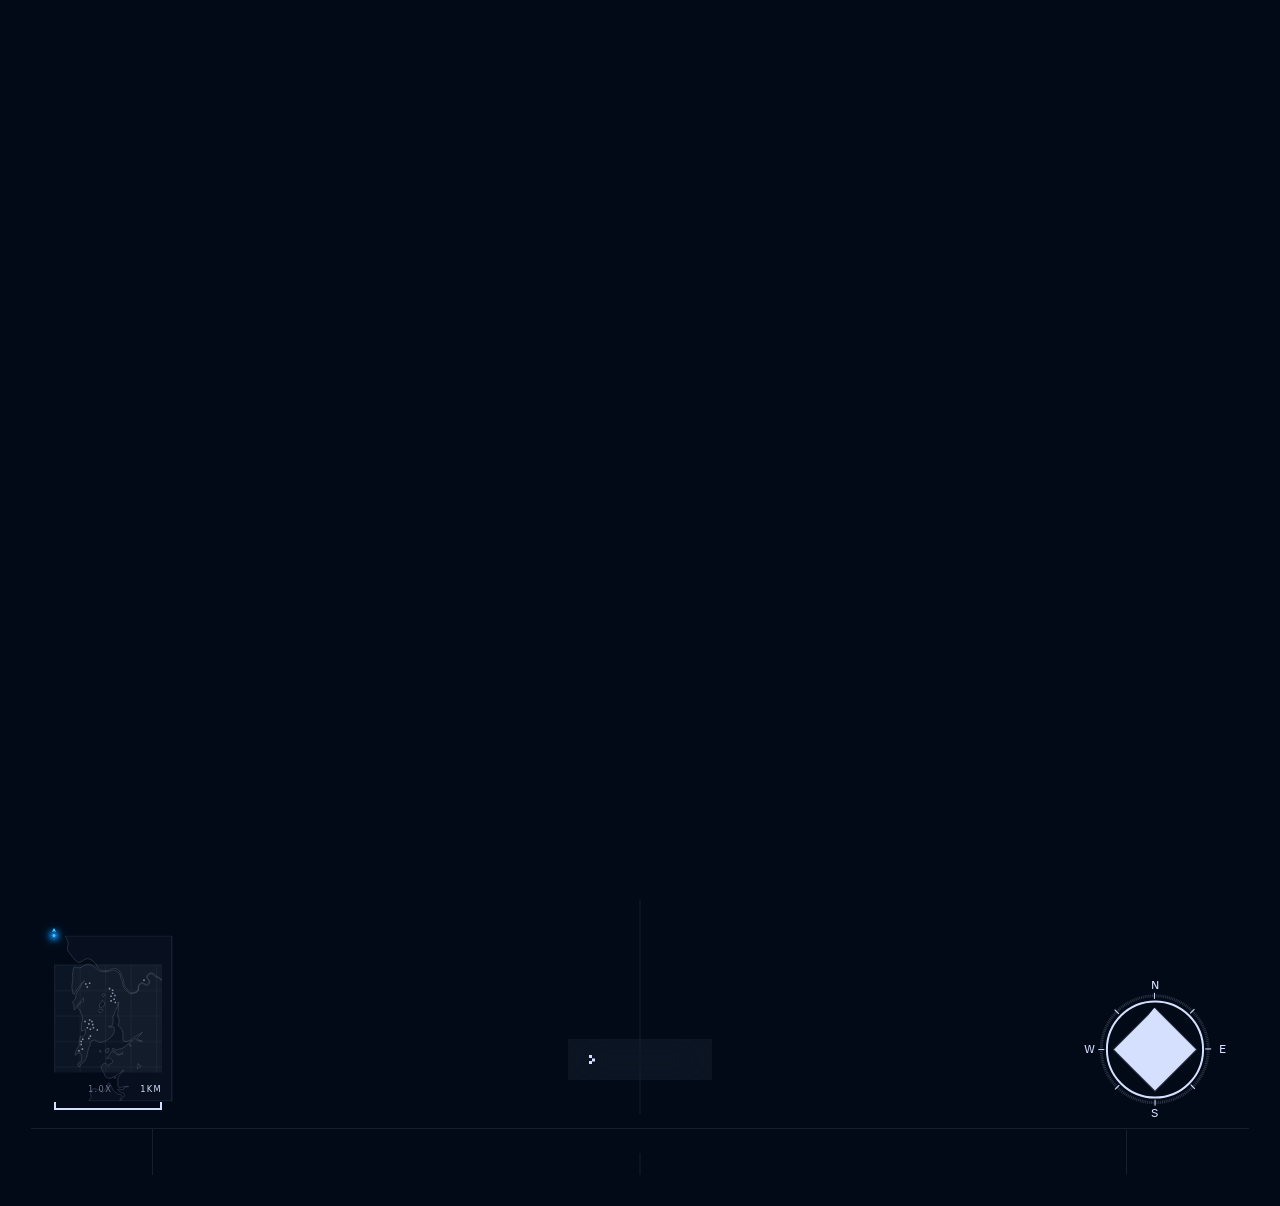
<file: projects/index.html>
<!DOCTYPE html><html  lang="en-PK"><head><meta charset="utf-8"><meta name="viewport" content="width=device-width, initial-scale=1"><script src="https://www.googletagmanager.com/gtag/js?id=G-R5HTBMW0V3" async></script><script src="/gtag-init.js"></script><style>.center-wrapper[data-v-f17dfb82]{align-items:center;display:flex;height:100vh;justify-content:center;width:100vw}.flash-square[data-v-f17dfb82]{background-color:#d5e0ff;height:8px;top:50%;transform:translate(-50%,-50%);width:8px;z-index:1}.flash-square[data-v-f17dfb82],.progress-text[data-v-f17dfb82]{left:50%;opacity:0;position:absolute}.progress-text[data-v-f17dfb82]{top:0;transform:translate(-50%,-75%)}.loading-text[data-v-f17dfb82]{bottom:0;left:50%;opacity:0;position:absolute;transform:translate(-50%,75%)}svg[data-v-f17dfb82]{display:block;height:40px;width:auto}.cell[data-v-f17dfb82]{fill:#d5e0ff;transform-box:fill-box}.stroke[data-v-f17dfb82]{fill:none;stroke:#d5e0ff;stroke-width:1;stroke-linecap:butt;stroke-linejoin:miter;stroke-dasharray:1;stroke-dashoffset:1}.intro-sq rect[data-v-f17dfb82]{fill:#d5e0ff;opacity:0}.intro-sq[data-v-f17dfb82]{transform-origin:0 0}#sqT rect[data-v-f17dfb82],.intro-sq[data-v-f17dfb82]{transform-box:fill-box}#sqT rect[data-v-f17dfb82]{opacity:0;transform:scale(4);transform-origin:50% 50%}#sqB1 rect[data-v-f17dfb82],#sqB5 rect[data-v-f17dfb82],#sqH1 rect[data-v-f17dfb82],#sqH5 rect[data-v-f17dfb82],#sqN1 rect[data-v-f17dfb82],#sqN5 rect[data-v-f17dfb82],#sqO1 rect[data-v-f17dfb82],#sqO5 rect[data-v-f17dfb82],#sqU1 rect[data-v-f17dfb82],#sqU5 rect[data-v-f17dfb82],#sqW1 rect[data-v-f17dfb82],#sqW5 rect[data-v-f17dfb82]{opacity:0}#H_C1col[data-v-f17dfb82],#H_C5col[data-v-f17dfb82],#N_C1col[data-v-f17dfb82],#N_C5col[data-v-f17dfb82],#T_C3col[data-v-f17dfb82],#U_C1col[data-v-f17dfb82],#U_C5col[data-v-f17dfb82],#W_C1col[data-v-f17dfb82],#W_C5col[data-v-f17dfb82]{transform:scaleY(0);transform-origin:50% 50%}#H_C1row[data-v-f17dfb82],#U_E1row[data-v-f17dfb82],#W_E1row[data-v-f17dfb82]{transform:scaleX(0);transform-origin:0 50%}#T_A3row[data-v-f17dfb82]{transform:scaleX(0);transform-origin:50% 50%}#W_A3col[data-v-f17dfb82]{transform:scaleY(0);transform-origin:50% 0}#N_A5row[data-v-f17dfb82]{transform:scaleX(0);transform-origin:100% 50%}#O_triangle[data-v-f17dfb82]{fill:#d5e0ff;transform:scale(0);transform-box:fill-box;transform-origin:0 100%}.letters[data-v-f17dfb82]{opacity:0}.letters-animating .stroke[data-v-f17dfb82]{animation:draw-f17dfb82 1s cubic-bezier(.2,0,0,1) 0s forwards}.letters-animating #H_C1col[data-v-f17dfb82],.letters-animating #H_C5col[data-v-f17dfb82],.letters-animating #N_C1col[data-v-f17dfb82],.letters-animating #N_C5col[data-v-f17dfb82],.letters-animating #T_C3col[data-v-f17dfb82],.letters-animating #U_C1col[data-v-f17dfb82],.letters-animating #U_C5col[data-v-f17dfb82],.letters-animating #W_C1col[data-v-f17dfb82],.letters-animating #W_C5col[data-v-f17dfb82]{animation:colFrom1-f17dfb82 1s cubic-bezier(.2,0,0,1) 0s forwards}.letters-animating #H_C1row[data-v-f17dfb82]{animation:rowFrom1-f17dfb82 1s cubic-bezier(.2,0,0,1) 67ms forwards}.letters-animating #U_E1row[data-v-f17dfb82],.letters-animating #W_E1row[data-v-f17dfb82]{animation:rowFrom0-f17dfb82 1s cubic-bezier(.2,0,0,1) 0s forwards}.letters-animating #B_loopTop[data-v-f17dfb82]{animation:draw-f17dfb82 1s cubic-bezier(.2,0,0,1) 67ms forwards}.letters-animating #T_A3row[data-v-f17dfb82]{animation:rowFrom0-f17dfb82 1s cubic-bezier(.2,0,0,1) 67ms forwards}.letters-animating #W_A3col[data-v-f17dfb82]{animation:colFrom0-f17dfb82 1s cubic-bezier(.2,0,0,1) 0s forwards}.letters-animating #N_A5row[data-v-f17dfb82]{animation:rowFrom1-f17dfb82 1s cubic-bezier(.2,0,0,1) 67ms forwards}.letters-animating #O_triangle[data-v-f17dfb82]{animation:triGrow-f17dfb82 1s cubic-bezier(.2,0,0,1) 67ms forwards}.letters-animating .letters[data-v-f17dfb82]{animation:showLetters-f17dfb82 0s linear 0s forwards}@keyframes colFrom1-f17dfb82{0%{transform:scaleY(1)}to{transform:scaleY(5)}}@keyframes colFrom0-f17dfb82{0%{transform:scaleY(0)}to{transform:scaleY(5)}}@keyframes rowFrom1-f17dfb82{0%{transform:scaleX(1)}to{transform:scaleX(5)}}@keyframes rowFrom0-f17dfb82{0%{transform:scaleX(0)}to{transform:scaleX(5)}}@keyframes draw-f17dfb82{0%{stroke-dashoffset:1}to{stroke-dashoffset:0}}@keyframes triGrow-f17dfb82{0%{transform:scale(0)}to{transform:scale(1)}}@keyframes showLetters-f17dfb82{to{opacity:1}}</style><style>.map__nav-overlay{background:linear-gradient(180deg,#020a1900,#020a19 89.8%)}.seo-headings{height:1px;margin:-1px;overflow:hidden;padding:0;position:absolute;width:1px;clip:rect(0,0,0,0);border:0;white-space:nowrap}</style><style>.qrButton[data-v-1f97fa6a]{-webkit-backdrop-filter:blur(20px);backdrop-filter:blur(20px);background-color:#d5e0ff1a}</style><style>.fauxBorder[data-v-c2bbcbea]{background-color:#020a191a;height:1px;left:0;position:absolute;top:0;transform:translate(-10%);width:200vw}.question[data-v-c2bbcbea]{color:#020a1980}</style><style>.cardBackground[data-v-e42651b4]{-webkit-backdrop-filter:blur(20px);backdrop-filter:blur(20px);background:#d5e0ff0d}.fauxBorder[data-v-e42651b4]{background-color:#020a191a;height:1px;left:0;position:absolute;top:0;transform:translate(-10%);width:200vw}</style><style>.beveled-box[data-v-9317ace3]{display:flex;position:relative}.beveled-box.has-border[data-v-9317ace3]{background:transparent}.beveled-box-content[data-v-9317ace3]{display:flex;height:100%;position:relative;width:100%;z-index:1}.border-svg[data-v-9317ace3]{height:100%;left:0;pointer-events:none;position:absolute;top:0;width:100%;z-index:2}</style><style>.transparent[data-v-acc11dbd]{-webkit-backdrop-filter:blur(20px);backdrop-filter:blur(20px);background-color:#d5e0ff0d;color:#d5e0ff}.solid-light[data-v-acc11dbd],.transparent__background[data-v-acc11dbd]{background-color:#d5e0ff}.solid-light[data-v-acc11dbd]{color:#020a19}.solid-dark[data-v-acc11dbd]{background-color:#020a19;color:#d5e0ff}</style><style>.compass__circle svg[data-v-d6834240],.compass__circleBig svg[data-v-d6834240]{height:100%;width:100%}.compass__circle circle[data-v-d6834240],.compass__circleBig circle[data-v-d6834240]{fill:none;stroke:#d5e0ff;stroke-width:1;vector-effect:non-scaling-stroke;stroke-dasharray:0;stroke-dashoffset:0;transform-origin:50% 50%}.compass__circleBig circle[data-v-d6834240]{stroke-width:2}</style><style>.list-modal-container[data-v-f137cc8a]{scrollbar-width:none;-ms-overflow-style:none;overscroll-behavior:none}.list-modal-container[data-v-f137cc8a]::-webkit-scrollbar{height:0;width:0}.list-modal-item:hover .list-modal-item__title[data-v-f137cc8a],.list-modal-item:hover .list-modal-item__type[data-v-f137cc8a]{color:#d5e0ff;transform:translate(.5rem)}.list-modal-item:hover .list-modal-item__type[data-v-f137cc8a]{opacity:.5}.list-modal-item:hover .list-modal-item__hover[data-v-f137cc8a]{clip-path:polygon(0 0,100% 0,100% 100%,0 100%)}.list-modal-item__hover[data-v-f137cc8a],.list-modal-item__title[data-v-f137cc8a],.list-modal-item__type[data-v-f137cc8a]{transition:all .3s ease-out}.list-modal-item__hover[data-v-f137cc8a]{clip-path:polygon(0 100%,100% 100%,100% 100%,0 100%)}</style><link rel="stylesheet" href="/_nuxt/entry.B3VGTdCo.css" crossorigin><link rel="preload" href="/fonts/grotesk-bold.woff2" as="font" type="font/woff2" crossorigin><link rel="preload" href="/fonts/grotesk-regular.woff2" as="font" type="font/woff2" crossorigin><link rel="preload" href="/fonts/grotesk-light.woff2" as="font" type="font/woff2" crossorigin><link rel="preload" href="/fonts/commit-mono.otf" as="font" type="font/opentype" crossorigin><link rel="preload" href="/fonts/commit-mono-bold.ttf" as="font" type="font/truetype" crossorigin><link rel="preload" as="fetch" crossorigin="anonymous" href="/projects/_payload.json?b86e74f0-2e60-498e-9f13-fb0e963d8aa3"><link rel="modulepreload" as="script" crossorigin href="/_nuxt/u1ipQrxM.js"><link rel="modulepreload" as="script" crossorigin href="/_nuxt/BJMCwerj.js"><link rel="preload" as="fetch" fetchpriority="low" crossorigin="anonymous" href="/_nuxt/builds/meta/b86e74f0-2e60-498e-9f13-fb0e963d8aa3.json"><link rel="prefetch" as="script" crossorigin href="/_nuxt/651Dh9dk.js"><link rel="prefetch" as="script" crossorigin href="/_nuxt/0HLO-J_r.js"><link rel="prefetch" as="script" crossorigin href="/_nuxt/biq0egKh.js"><link rel="prefetch" as="script" crossorigin href="/_nuxt/ocXXpsJX.js"><link rel="prefetch" as="script" crossorigin href="/_nuxt/Bmtl4jgW.js"><link rel="prefetch" as="script" crossorigin href="/_nuxt/D9UjBbvm.js"><meta name="robots" content="index, follow, max-image-preview:large, max-snippet:-1, max-video-preview:-1"><meta name="description" content="Explore our projects on the interactive map"><meta property="og:description" content="Astra Urban Pakistan creates premium residential and commercial landmarks across Karachi, Lahore, Islamabad, and Rawalpindi."><meta property="og:image" content="https://astra-urban-pk.vercel.app/images/share_asset.jpg"><meta name="twitter:card" content="summary_large_image"><title>Astra Urban Pakistan | Premium Real Estate Developer</title><link rel="canonical" href="https://astra-urban-pk.vercel.app/projects"><link rel="icon" href="/images/favicon/favicon.ico" sizes="48x48"><link rel="icon" type="image/svg+xml" href="/images/favicon/favicon.svg"><link rel="icon" type="image/png" sizes="96x96" href="/images/favicon/favicon-96x96.png"><link rel="apple-touch-icon" href="/images/favicon/apple-touch-icon.png"><link rel="manifest" href="/images/favicon/site.webmanifest"><script type="module" src="/_nuxt/u1ipQrxM.js" crossorigin></script></head><body><!--teleport start anchor--><!--teleport anchor--><!--teleport start anchor--><!--teleport anchor--><!--teleport start anchor--><!--teleport anchor--><!--teleport start anchor--><!--teleport anchor--><!--teleport start anchor--><!--teleport anchor--><!--teleport start anchor--><!--teleport anchor--><!--teleport start anchor--><!--teleport anchor--><div id="__nuxt"><!--[--><div></div><!----><div class="loader fixed inset-0 bg-dark-blue z-[1000] flex justify-center items-center" data-v-f17dfb82><div class="center-wrapper flex-col opacity-0 scale-75 md:scale-100" data-v-f17dfb82><div class="relative w-fit h-fit" data-v-f17dfb82><div class="progress-text text-11 leading-1 tracking-16 font-mono text-off-blue" data-v-f17dfb82>0% </div><div class="flash-square" data-v-f17dfb82></div><svg xmlns="http://www.w3.org/2000/svg" viewBox="0 0 352 40" data-v-f17dfb82><g id="sqH1" class="intro-sq" style="--dx:0px;" data-v-f17dfb82><rect x="0" y="16" width="8" height="8" data-v-f17dfb82></rect></g><g id="sqH5" class="intro-sq" style="--dx:3.333px;" data-v-f17dfb82><rect x="28.667" y="16" width="8" height="8" data-v-f17dfb82></rect></g><g id="sqU1" class="intro-sq" style="--dx:-5.333px;" data-v-f17dfb82><rect x="57.333" y="16" width="8" height="8" data-v-f17dfb82></rect></g><g id="sqU5" class="intro-sq" style="--dx:-2px;" data-v-f17dfb82><rect x="86" y="16" width="8" height="8" data-v-f17dfb82></rect></g><g id="sqB1" class="intro-sq" style="--dx:-10.667px;" data-v-f17dfb82><rect x="114.667" y="16" width="8" height="8" data-v-f17dfb82></rect></g><g id="sqB5" class="intro-sq" style="--dx:-7.333px;" data-v-f17dfb82><rect x="143.333" y="16" width="8" height="8" data-v-f17dfb82></rect></g><g id="sqT" class="intro-sq" style="--dx:0px;" data-v-f17dfb82><rect x="172" y="16" width="8" height="8" data-v-f17dfb82></rect></g><g id="sqO1" class="intro-sq" style="--dx:7.333px;" data-v-f17dfb82><rect x="200.667" y="16" width="8" height="8" data-v-f17dfb82></rect></g><g id="sqO5" class="intro-sq" style="--dx:10.667px;" data-v-f17dfb82><rect x="229.333" y="16" width="8" height="8" data-v-f17dfb82></rect></g><g id="sqW1" class="intro-sq" style="--dx:2px;" data-v-f17dfb82><rect x="258" y="16" width="8" height="8" data-v-f17dfb82></rect></g><g id="sqW5" class="intro-sq" style="--dx:5.333px;" data-v-f17dfb82><rect x="286.667" y="16" width="8" height="8" data-v-f17dfb82></rect></g><g id="sqN1" class="intro-sq" style="--dx:-3.333px;" data-v-f17dfb82><rect x="315.333" y="16" width="8" height="8" data-v-f17dfb82></rect></g><g id="sqN5" class="intro-sq" style="--dx:0px;" data-v-f17dfb82><rect x="344" y="16" width="8" height="8" data-v-f17dfb82></rect></g><g class="letters" data-v-f17dfb82><g transform="translate(0,0) scale(8)" data-v-f17dfb82><rect id="H_C1col" class="cell" x="0" y="0" width="1" height="1" data-v-f17dfb82></rect><rect id="H_C5col" class="cell" x="4" y="0" width="1" height="1" data-v-f17dfb82></rect><rect id="H_C1row" class="cell" x="2" y="2" width="1" height="1" data-v-f17dfb82></rect><path class="stroke" d="M0.5 0.5L2.5 4.5" pathLength="1" data-v-f17dfb82></path><path class="stroke" d="M4.5 0.5L2.5 4.5" pathLength="1" data-v-f17dfb82></path></g><g transform="translate(52,0) scale(8)" data-v-f17dfb82><rect id="U_C1col" class="cell" x="0" y="2" width="1" height="1" data-v-f17dfb82></rect><rect id="U_C5col" class="cell" x="4" y="2" width="1" height="1" data-v-f17dfb82></rect><rect id="U_E1row" class="cell" x="0" y="4" width="1" height="1" data-v-f17dfb82></rect><path class="stroke" d="M4.5 0.5L0.5 0.5L0.5 2.5L4.5 2.5L4.5 4.5L0.5 4.5" pathLength="1" data-v-f17dfb82></path></g><g transform="translate(104,0) scale(8)" data-v-f17dfb82><rect class="cell" x="2" y="0" width="1" height="1" data-v-f17dfb82></rect><path id="B_mid" class="stroke" d="M2.5 0.5L2.5 4.5" pathLength="1" data-v-f17dfb82></path><path id="B_loopBottom" class="stroke" d="M0.5 0.5L4.5 0.5" pathLength="1" data-v-f17dfb82></path><path id="B_loopTop" class="stroke" d="M0.5 0.5L4.5 0.5" pathLength="1" data-v-f17dfb82></path></g><g transform="translate(156,0) scale(8)" data-v-f17dfb82><rect id="T_C3col" class="cell" x="2" y="0" width="1" height="1" data-v-f17dfb82></rect><rect id="T_A3row" class="cell" x="0" y="0" width="1" height="1" data-v-f17dfb82></rect><path class="stroke" d="M4.5 0.5L4.5 4.5L0.5 4.5" pathLength="1" data-v-f17dfb82></path></g><g transform="translate(208,0) scale(8)" data-v-f17dfb82><rect class="cell" x="0" y="0" width="1" height="1" data-v-f17dfb82></rect><rect class="cell" x="4" y="0" width="1" height="1" data-v-f17dfb82></rect><path id="O_triangle" d="M0.5 1L0.5 5L5 5Z" data-v-f17dfb82></path><path class="stroke" d="M0.5 0.5L2.5 4.5" pathLength="1" data-v-f17dfb82></path><path class="stroke" d="M4.5 0.5L2.5 4.5" pathLength="1" data-v-f17dfb82></path></g><g transform="translate(260,0) scale(8)" data-v-f17dfb82><rect id="W_C1col" class="cell" x="0" y="0" width="1" height="1" data-v-f17dfb82></rect><rect id="W_C5col" class="cell" x="4" y="0" width="1" height="1" data-v-f17dfb82></rect><rect id="W_E1row" class="cell" x="0" y="2" width="1" height="1" data-v-f17dfb82></rect><rect id="W_A3col" class="cell" x="2" y="2" width="1" height="1" data-v-f17dfb82></rect><path class="stroke" d="M0.5 0.5L0.5 4.5L4.5 4.5" pathLength="1" data-v-f17dfb82></path></g><g transform="translate(312,0) scale(8)" data-v-f17dfb82><rect id="N_C1col" class="cell" x="0" y="0" width="1" height="1" data-v-f17dfb82></rect><rect id="N_C5col" class="cell" x="4" y="0" width="1" height="1" data-v-f17dfb82></rect><rect id="N_A5row" class="cell" x="4" y="2" width="1" height="1" data-v-f17dfb82></rect><path class="stroke" d="M4.5 0.5L0.5 4.5" pathLength="1" data-v-f17dfb82></path></g></g></svg><div class="loading-text text-11 leading-1 tracking-16 uppercase font-mono text-off-blue" data-v-f17dfb82> Loading Astra Urban </div><div class="flex flex-col gap-4 absolute bottom-0 left-0 translate-y-[150%] text-11 leading-1 tracking-16 uppercase font-mono text-off-blue" data-v-f17dfb82><span class="relative inline-block whitespace-nowrap overflow-hidden w-fit h-fit" manual-trigger="true" data-v-f17dfb82><span class="invisible hidden" aria-hidden="true"><!--[--> 100% Loaded <!--]--></span><span class="relative z-10"></span><span class="absolute top-0 left-0 w-full h-full z-20 bg-off-blue text-dark-blue flex items-center"></span></span><span class="relative inline-block whitespace-nowrap overflow-hidden w-fit h-fit" manual-trigger="true" data-v-f17dfb82><span class="invisible hidden" aria-hidden="true"><!--[--> Ready to Explore <!--]--></span><span class="relative z-10"></span><span class="absolute top-0 left-0 w-full h-full z-20 bg-off-blue text-dark-blue flex items-center"></span></span></div></div></div></div><div><!--[--><div class="flex flex-col items-center select-none touch-none gap-y-20 pointer-events-none" style="opacity:1;" id="district-item-islamabad"><div class="relative w-40 h-40"><div class="w-full h-full relative"><div class="w-full h-full bg-off-blue scale-0 opacity-0 absolute left-1/2 top-1/2 -translate-x-1/2 -translate-y-1/2"></div><div class="w-full h-full absolute top-0 left-0 border-off-blue border-opacity-20 border"></div><div class="w-2 h-2 absolute top-0 left-0 -translate-y-1 -translate-x-1 bg-off-blue"></div><div class="w-2 h-2 absolute top-0 right-0 -translate-y-1 translate-x-1 bg-off-blue"></div><div class="w-2 h-2 absolute bottom-0 left-0 translate-y-1 -translate-x-1 bg-off-blue"></div><div class="w-2 h-2 absolute bottom-0 right-0 translate-y-1 translate-x-1 bg-off-blue"></div></div><div class="w-[0.313rem] h-[0.313rem] absolute top-1/2 left-1/2 -translate-y-1/2 -translate-x-1/2 bg-off-blue"></div></div><div class="relative top-full flex flex-col items-center gap-y-8"><div class="flex relative p-4"><div class="w-full h-full absolute left-0 top-0 bg-off-blue"></div><span class="relative whitespace-nowrap font-mono text-11 leading-1.2 tracking-8 text-dark-blue text-nowrap uppercase" style="display:inline-block;"><span class="invisible inline-block" aria-hidden="true"><!--[-->09 PROJECTS<!--]--></span><span class="absolute inset-0"></span></span></div><span class="text-16 font-bold leading-0.8 tracking-4 uppercase text-off-blue text-nowrap"><span class="relative whitespace-nowrap uppercase" style="display:inline-block;"><span class="invisible inline-block" aria-hidden="true"><!--[-->Islamabad<!--]--></span><span class="absolute inset-0"></span></span></span></div></div><div class="flex flex-col items-center select-none touch-none gap-y-20 pointer-events-none" style="opacity:1;" id="district-item-karachi"><div class="relative w-40 h-40"><div class="w-full h-full relative"><div class="w-full h-full bg-off-blue scale-0 opacity-0 absolute left-1/2 top-1/2 -translate-x-1/2 -translate-y-1/2"></div><div class="w-full h-full absolute top-0 left-0 border-off-blue border-opacity-20 border"></div><div class="w-2 h-2 absolute top-0 left-0 -translate-y-1 -translate-x-1 bg-off-blue"></div><div class="w-2 h-2 absolute top-0 right-0 -translate-y-1 translate-x-1 bg-off-blue"></div><div class="w-2 h-2 absolute bottom-0 left-0 translate-y-1 -translate-x-1 bg-off-blue"></div><div class="w-2 h-2 absolute bottom-0 right-0 translate-y-1 translate-x-1 bg-off-blue"></div></div><div class="w-[0.313rem] h-[0.313rem] absolute top-1/2 left-1/2 -translate-y-1/2 -translate-x-1/2 bg-off-blue"></div></div><div class="relative top-full flex flex-col items-center gap-y-8"><div class="flex relative p-4"><div class="w-full h-full absolute left-0 top-0 bg-off-blue"></div><span class="relative whitespace-nowrap font-mono text-11 leading-1.2 tracking-8 text-dark-blue text-nowrap uppercase" style="display:inline-block;"><span class="invisible inline-block" aria-hidden="true"><!--[-->12 PROJECTS<!--]--></span><span class="absolute inset-0"></span></span></div><span class="text-16 font-bold leading-0.8 tracking-4 uppercase text-off-blue text-nowrap"><span class="relative whitespace-nowrap uppercase" style="display:inline-block;"><span class="invisible inline-block" aria-hidden="true"><!--[-->Karachi<!--]--></span><span class="absolute inset-0"></span></span></span></div></div><div class="flex flex-col items-center select-none touch-none gap-y-20 pointer-events-none" style="opacity:1;" id="district-item-lahore"><div class="relative w-40 h-40"><div class="w-full h-full relative"><div class="w-full h-full bg-off-blue scale-0 opacity-0 absolute left-1/2 top-1/2 -translate-x-1/2 -translate-y-1/2"></div><div class="w-full h-full absolute top-0 left-0 border-off-blue border-opacity-20 border"></div><div class="w-2 h-2 absolute top-0 left-0 -translate-y-1 -translate-x-1 bg-off-blue"></div><div class="w-2 h-2 absolute top-0 right-0 -translate-y-1 translate-x-1 bg-off-blue"></div><div class="w-2 h-2 absolute bottom-0 left-0 translate-y-1 -translate-x-1 bg-off-blue"></div><div class="w-2 h-2 absolute bottom-0 right-0 translate-y-1 translate-x-1 bg-off-blue"></div></div><div class="w-[0.313rem] h-[0.313rem] absolute top-1/2 left-1/2 -translate-y-1/2 -translate-x-1/2 bg-off-blue"></div></div><div class="relative top-full flex flex-col items-center gap-y-8"><div class="flex relative p-4"><div class="w-full h-full absolute left-0 top-0 bg-off-blue"></div><span class="relative whitespace-nowrap font-mono text-11 leading-1.2 tracking-8 text-dark-blue text-nowrap uppercase" style="display:inline-block;"><span class="invisible inline-block" aria-hidden="true"><!--[-->18 PROJECTS<!--]--></span><span class="absolute inset-0"></span></span></div><span class="text-16 font-bold leading-0.8 tracking-4 uppercase text-off-blue text-nowrap"><span class="relative whitespace-nowrap uppercase" style="display:inline-block;"><span class="invisible inline-block" aria-hidden="true"><!--[-->Lahore<!--]--></span><span class="absolute inset-0"></span></span></span></div></div><div class="flex flex-col items-center select-none touch-none gap-y-20 pointer-events-none" style="opacity:1;" id="district-item-rawalpindi"><div class="relative w-40 h-40"><div class="w-full h-full relative"><div class="w-full h-full bg-off-blue scale-0 opacity-0 absolute left-1/2 top-1/2 -translate-x-1/2 -translate-y-1/2"></div><div class="w-full h-full absolute top-0 left-0 border-off-blue border-opacity-20 border"></div><div class="w-2 h-2 absolute top-0 left-0 -translate-y-1 -translate-x-1 bg-off-blue"></div><div class="w-2 h-2 absolute top-0 right-0 -translate-y-1 translate-x-1 bg-off-blue"></div><div class="w-2 h-2 absolute bottom-0 left-0 translate-y-1 -translate-x-1 bg-off-blue"></div><div class="w-2 h-2 absolute bottom-0 right-0 translate-y-1 translate-x-1 bg-off-blue"></div></div><div class="w-[0.313rem] h-[0.313rem] absolute top-1/2 left-1/2 -translate-y-1/2 -translate-x-1/2 bg-off-blue"></div></div><div class="relative top-full flex flex-col items-center gap-y-8"><div class="flex relative p-4"><div class="w-full h-full absolute left-0 top-0 bg-off-blue"></div><span class="relative whitespace-nowrap font-mono text-11 leading-1.2 tracking-8 text-dark-blue text-nowrap uppercase" style="display:inline-block;"><span class="invisible inline-block" aria-hidden="true"><!--[-->06 PROJECTS<!--]--></span><span class="absolute inset-0"></span></span></div><span class="text-16 font-bold leading-0.8 tracking-4 uppercase text-off-blue text-nowrap"><span class="relative whitespace-nowrap uppercase" style="display:inline-block;"><span class="invisible inline-block" aria-hidden="true"><!--[-->Rawalpindi<!--]--></span><span class="absolute inset-0"></span></span></span></div></div><!--]--><div style="width:100%;height:100%;position:fixed;top:0;left:0;z-index:0;"><div style="width:100%;height:100%;filter:none;"></div><!--[--><div class="absolute inset-0 w-full h-full bg-dark-blue pointer-events-none" style="opacity:0;"><!----></div><!--]--></div></div><div><div><!--[--><div id="map" class="w-full h-full absolute"></div><div class="page"><div><div class="seo-headings"><!--[--><h1>Astra Urban Projects</h1><p>Explore our projects on the interactive map</p><!--]--></div><div class="flex flex-col overflow-hidden pointer-events-none z-10"><div class="beveled-box flex-1 m-[0.625rem] md:m-[2.5rem] h-[calc(100dvh-0.625rem*2)] md:h-[calc(100dvh-2.5rem*2)] max-h-[calc(100dvh-0.625rem*2)] md:max-h-[calc(100dvh-2.5rem*2)] has-border flex-1 m-[0.625rem] md:m-[2.5rem] h-[calc(100dvh-0.625rem*2)] md:h-[calc(100dvh-2.5rem*2)] max-h-[calc(100dvh-0.625rem*2)] md:max-h-[calc(100dvh-2.5rem*2)]" data-v-9317ace3><div class="beveled-box-content" style="" data-v-9317ace3><!--[--><div class="absolute top-0 left-0 w-full px-28 sm:px-32 py-18 sm:py-32 pointer-events-none z-[9999]" aria-label="Main site navigation"><div class="flex items-center justify-between"><a href="/" class="w-fit sm:w-1/3 pointer-events-auto sm:w-auto flex justify-center sm:justify-start" aria-label="homepage"><svg xmlns="http://www.w3.org/2000/svg" fill="none" viewBox="0 0 186 20" class="w-[11.625rem] h-[1.25rem] hidden sm:block text-off-blue overflow-hidden"><path fill="#D5E0FF" d="M0 0h4.043v20H0zM16.174 0h4.043v20h-4.043zM0 0h20.217v4.043H0zM4.043 8h12.131v4.043H4.043zM28.304 0h20.217v4.043H28.304zM28.304 4.043h4.043V8H28.304zM28.304 8h20.217v4.043H28.304zM44.478 12.043h4.043V15.957h-4.043zM28.304 15.957h20.217V20H28.304zM56.608 0h20.217v4.043H56.608zM64.695 4.043h4.043V20h-4.043zM84.912 0h4.043v20H84.912zM84.912 0h16.174v4.043H84.912zM97.043 0h4.043v12.043h-4.043zM84.912 8h16.174v4.043H84.912zM92.999 12.043h4.043V20h-4.043zM97.043 15.957h8.086V20h-8.086zM113.216 0h4.043v20H113.216zM129.39 0h4.043v20h-4.043zM113.216 0h20.217v4.043H113.216zM117.259 8h12.131v4.043H117.259z"></path></svg><svg xmlns="http://www.w3.org/2000/svg" fill="none" viewBox="0 0 32 32" class="w-[2rem] h-[2rem] sm:hidden text-off-blue"><path fill="currentColor" d="M32 32H0V0h32zm-6.396-6.4V6.402h-19.2l19.2 19.2Z"></path></svg></a><div class="absolute top-10 md:top-16 right-10 md:right-16 flex z-10 pointer-events-auto items-center"><div class="text-white mr-24 hidden md:flex gap-16 text-12 tracking-16 uppercase"><a href="/about" class="font-mono text-off-blue" title="About Us"><span class="sr-only">About Us</span><span class="relative whitespace-nowrap" style="display:inline-block;" aria-hidden="true"><span class="invisible inline-block" aria-hidden="true"><!--[--> About <!--]--></span><span class="absolute inset-0"></span></span></a><a aria-current="page" href="/projects" class="router-link-active router-link-exact-active font-mono text-off-blue" title="Careers"><span class="sr-only">Projects</span><span class="relative whitespace-nowrap" style="display:inline-block;" aria-hidden="true"><span class="invisible inline-block" aria-hidden="true"><!--[--> Projects <!--]--></span><span class="absolute inset-0"></span></span></a><a href="/careers" class="font-mono text-off-blue" title="Careers"><span class="sr-only">Careers</span><span class="relative whitespace-nowrap" style="display:inline-block;" aria-hidden="true"><span class="invisible inline-block" aria-hidden="true"><!--[--> Careers <!--]--></span><span class="absolute inset-0"></span></span></a><a href="/contact" class="font-mono text-off-blue" title="Contact Us"><span class="sr-only">Contact Us</span><span class="relative whitespace-nowrap" style="display:inline-block;" aria-hidden="true"><span class="invisible inline-block" aria-hidden="true"><!--[--> Contact <!--]--></span><span class="absolute inset-0"></span></span></a><a href="/news" class="font-mono text-off-blue" title="News"><span class="sr-only">News</span><span class="relative whitespace-nowrap" style="display:inline-block;" aria-hidden="true"><span class="invisible inline-block" aria-hidden="true"><!--[--> News <!--]--></span><span class="absolute inset-0"></span></span></a></div><div class="pointer-events-auto flex"><div class="relative" style="opacity:1;" data-v-acc11dbd><svg class="absolute inset-0 w-full h-full pointer-events-none z-10" style="opacity:0;transition:opacity 0.1s;" viewBox="0 0 0 0" fill="none" xmlns="http://www.w3.org/2000/svg" preserveAspectRatio="none" data-v-acc11dbd><path d="" stroke="#D5E0FF" stroke-width="0" stroke-linecap="butt" stroke-linejoin="round" fill="none" opacity="0.15" data-v-acc11dbd></path><path d="" stroke="#D5E0FF" stroke-width="0" stroke-linecap="butt" stroke-linejoin="round" fill="none" opacity="0.15" data-v-acc11dbd></path></svg><button class="m-0 p-0 bg-none border-none focus:outline-none" data-v-acc11dbd><!--[--><div class="beveled-box" data-v-acc11dbd data-v-9317ace3><div class="beveled-box-content" style="" data-v-9317ace3><!--[--><div class="flex justify-center items-center gap-8 px-28 font-bold text-11 sm:text-12 leading-1.2 tracking-16 uppercase transparent py-20" data-v-acc11dbd><div data-icon-animate class="relative w-8 h-12" data-v-acc11dbd><div class="absolute w-4 h-4 top-0 left-0 bg-[currentColor]"></div><div class="absolute opacity-0 w-4 h-4 top-0 right-0 bg-[currentColor]"></div><div class="absolute opacity-0 w-4 h-4 left-0 top-[50%] -translate-y-1/2 bg-[currentColor]"></div><div class="absolute w-4 h-4 right-0 top-[50%] -translate-y-1/2 bg-[currentColor]"></div><div class="absolute w-4 h-4 bottom-0 left-0 bg-[currentColor]"></div><div class="absolute opacity-0 w-4 h-4 bottom-0 right-0 bg-[currentColor]"></div></div><span class="relative whitespace-nowrap" style="display:inline-block;" data-v-acc11dbd><span class="invisible inline-block" aria-hidden="true"><!--[--><!--[--> Login <!--]--><!--]--></span><span class="absolute inset-0"></span></span><div class="transparent__background absolute top-0 left-0 w-full h-full bg-off-white opacity-0 -z-1" data-v-acc11dbd></div></div><!--]--></div><!----><div class="absolute bottom-0 left-0 w-full" data-v-9317ace3><!----></div><!--[--><!--]--></div><!--]--></button></div><div class="relative" style="opacity:1;" data-v-acc11dbd><svg class="absolute inset-0 w-full h-full pointer-events-none z-10" style="opacity:0;transition:opacity 0.1s;" viewBox="0 0 0 0" fill="none" xmlns="http://www.w3.org/2000/svg" preserveAspectRatio="none" data-v-acc11dbd><path d="" stroke="#D5E0FF" stroke-width="1" stroke-linecap="butt" stroke-linejoin="round" fill="none" opacity="0.15" data-v-acc11dbd></path><path d="" stroke="#D5E0FF" stroke-width="1" stroke-linecap="butt" stroke-linejoin="round" fill="none" opacity="0.15" data-v-acc11dbd></path></svg><button class="m-0 p-0 bg-none border-none focus:outline-none" data-v-acc11dbd><!--[--><div class="beveled-box" data-v-acc11dbd data-v-9317ace3><div class="beveled-box-content" style="" data-v-9317ace3><!--[--><div class="flex justify-center items-center gap-8 px-28 font-bold text-11 sm:text-12 leading-1.2 tracking-16 uppercase solid-light py-20" data-v-acc11dbd><div data-icon-animate class="relative w-12 h-12" data-v-acc11dbd><div class="absolute w-4 h-4 top-0 left-0 bg-[currentColor]"></div><div class="absolute w-4 h-4 top-0 right-0 bg-[currentColor]"></div><div class="absolute w-4 h-4 bottom-0 left-0 bg-[currentColor]"></div><div class="absolute w-4 h-4 bottom-0 right-0 bg-[currentColor]"></div></div><span class="relative whitespace-nowrap" style="display:inline-block;" data-v-acc11dbd><span class="invisible inline-block" aria-hidden="true"><!--[--><!--[--> Menu <!--]--><!--]--></span><span class="absolute inset-0"></span></span><div class="transparent__background absolute top-0 left-0 w-full h-full bg-off-white opacity-0 -z-1" data-v-acc11dbd></div></div><!--]--></div><!----><div class="absolute bottom-0 left-0 w-full" data-v-9317ace3><!----></div><!--[--><!--]--></div><!--]--></button></div></div></div></div></div><div class="js-page-scroll | relative w-full h-full overflow-y-scroll overflow-x-hidden"><div class="relative mb-[calc(0.625rem*2)] md:mb-[calc(2.5rem*2)] w-full"><!--[--><div class="relative w-full h-[calc(100dvh-0.625rem*2)] md:h-[calc(100dvh-2.5rem*2)] max-h-[calc(100dvh-0.625rem*2)] md:max-h-[calc(100dvh-2.5rem*2)] flex pb-84 sm:pb-64 items-end select-none pointer-events-none"><div class="absolute w-full h-[calc(100%-5.25rem)] sm:h-full top-0"><div class="absolute left-1/2 -translate-x-1/2 top-1/2 translate-y-[calc(-50%-3rem)] w-[calc(100%-2px)] h-[1px] bg-off-blue opacity-10"></div><div class="absolute left-1/2 -translate-x-1/2 top-[1px] h-[calc(100%-5.2rem-1px)] w-[1px] bg-off-blue opacity-10"></div><div class="absolute origin-top left-1/2 -translate-x-1/2 bottom-[1px] h-[calc(1.875rem-1px)] w-[1px] bg-off-blue opacity-10"></div><div class="absolute top-1/2 left-1/2 -translate-x-1/2 translate-y-[calc(-50%-3rem)]"><div class="absolute flex flex-col gap-y-12 left-1/2 sm:left-full translate-x-10 sm:translate-x-20 bottom-full sm:bottom-1/2 -translate-y-10 sm:-translate-y-16"><div class="beveled-box w-fit hidden w-fit hidden" data-v-9317ace3><div class="beveled-box-content" style="" data-v-9317ace3><!--[--><div class="absolute w-full h-full bg-off-blue bg-opacity-10 left-0 top-0"></div><span class="font-regular text-off-blue text-11 leading-1.2 tracking-8 text-nowrap px-12 py-8"><span class="relative whitespace-nowrap uppercase" style="display:inline-block;"><span class="invisible inline-block" aria-hidden="true"><!--[--> PROJECT <!--]--></span><span class="absolute inset-0"></span></span></span><!--]--></div><!----><div class="absolute bottom-0 left-0 w-full" data-v-9317ace3><!----></div><!--[--><!--]--></div><div class="hidden flex flex-col gap-y-8"><span class="font-mono text-off-blue text-opacity-50 text-9 sm:text-11 uppercase leading-1.2 tracking-8 text-nowrap"><span class="relative whitespace-nowrap uppercase" style="display:inline-block;"><span class="invisible inline-block" aria-hidden="true"><!--[--><!--]--></span><span class="absolute inset-0"></span></span></span><div class="hidden flex gap-x-4 w-[calc(50%-1.25rem)]]"><span class="font-mono text-off-blue text-opacity-50 text-9 sm:text-11 uppercase leading-1.2 tracking-8 text-nowrap"><span class="relative whitespace-nowrap uppercase" style="display:inline-block;"><span class="invisible inline-block" aria-hidden="true"><!--[--> LOCATION <!--]--></span><span class="absolute inset-0"></span></span></span><span class="font-mono text-off-blue text-opacity-100 text-9 sm:text-11 uppercase leading-1.2 tracking-8"><span class="relative uppercase" style="display:inline-block;"><span class="invisible inline-block" aria-hidden="true"><!--[--><!--]--></span><span class="absolute inset-0"></span></span></span></div></div></div><div class="flex flex-col items-end gap-y-8 absolute right-1/2 sm:right-full -translate-x-10 sm:-translate-x-18 top-full sm:top-1/2 translate-y-10 sm:translate-y-20"><div class="hidden"><div class="beveled-box w-fit w-fit" data-v-9317ace3><div class="beveled-box-content" style="" data-v-9317ace3><!--[--><div class="absolute w-full h-full bg-off-blue left-0 top-0"></div><span class="font-regular text-dark-blue text-11 leading-1.2 tracking-8 text-nowrap px-12 py-8"><span class="relative whitespace-nowrap uppercase" style="display:inline-block;"><span class="invisible inline-block" aria-hidden="true"><!--[--> Sold Out <!--]--></span><span class="absolute inset-0"></span></span></span><!--]--></div><!----><div class="absolute bottom-0 left-0 w-full" data-v-9317ace3><!----></div><!--[--><!--]--></div></div><div class="hidden flex gap-x-4"><span class="font-mono text-off-blue text-opacity-50 text-9 sm:text-11 uppercase leading-1.2 tracking-8 text-nowrap"><span class="relative whitespace-nowrap uppercase" style="display:inline-block;"><span class="invisible inline-block" aria-hidden="true"><!--[--> TYPE <!--]--></span><span class="absolute inset-0"></span></span></span><span class="font-mono text-off-blue text-opacity-100 text-9 sm:text-11 uppercase leading-1.2 tracking-8 text-nowrap"><span class="relative whitespace-nowrap uppercase" style="display:inline-block;"><span class="invisible inline-block" aria-hidden="true"><!--[--><!--]--></span><span class="absolute inset-0"></span></span></span></div><span class="hidden font-mono text-off-blue text-opacity-50 text-9 sm:text-11 uppercase leading-1.2 tracking-8 text-nowrap"><span class="relative whitespace-nowrap uppercase" style="display:inline-block;"><span class="invisible inline-block" aria-hidden="true"><!--[--> YEAR <!--]--></span><span class="absolute inset-0"></span></span><span class="relative whitespace-nowrap uppercase" style="display:inline-block;"><span class="invisible inline-block" aria-hidden="true"><!--[--> [] <!--]--></span><span class="absolute inset-0"></span></span></span></div><div class="w-144 sm:w-140 h-144 sm:h-140 relative"><div class="beveled-box w-full h-full has-border w-full h-full" data-v-9317ace3><div class="beveled-box-content" style="" data-v-9317ace3><!--[--><div class="w-full h-full bg-off-blue"></div><!--]--></div><svg class="border-svg" viewBox="0 0 0 0" preserveAspectRatio="none" data-v-9317ace3><path d="" fill="none" stroke="rgba(213, 224, 255, 0.1)" stroke-width="2" data-v-9317ace3></path></svg><div class="absolute bottom-0 left-0 w-full" data-v-9317ace3><!----></div><!--[--><!--]--></div><div class="absolute w-[0.313rem] h-[0.313rem] top-1/2 left-1/2 -translate-y-1/2 -translate-x-1/2 z-10 bg-off-blue"></div><div class="absolute w-8 h-8 top-6 left-6 z-10 border-t border-l border-off-blue"></div><div class="absolute w-8 h-8 bottom-6 left-6 z-10 border-b border-l border-off-blue"></div><div class="absolute w-8 h-8 bottom-6 right-6 z-10 border-b border-r border-off-blue"></div></div></div></div><div class="w-full flex flex-col gap-y-24 sm:gap-y-32 items-center mb-30 sm:mb-64"><div class="w-full sm:w-2/3 text-40 sm:text-80 text-center leading-1 uppercase font-bold text-off-blue w-[55rem]"></div><div class="flex z-10"><div class="relative" style="opacity:1;" border-width="2" data-v-acc11dbd><svg class="absolute inset-0 w-full h-full pointer-events-none z-10" style="opacity:0;transition:opacity 0.1s;" viewBox="0 0 0 0" fill="none" xmlns="http://www.w3.org/2000/svg" preserveAspectRatio="none" data-v-acc11dbd><path d="" stroke="#D5E0FF" stroke-width="1" stroke-linecap="butt" stroke-linejoin="round" fill="none" opacity="0.15" data-v-acc11dbd></path><path d="" stroke="#D5E0FF" stroke-width="1" stroke-linecap="butt" stroke-linejoin="round" fill="none" opacity="0.15" data-v-acc11dbd></path></svg><button class="m-0 p-0 bg-none border-none focus:outline-none" border-width="2" data-v-acc11dbd><!--[--><div class="beveled-box has-border" data-v-acc11dbd data-v-9317ace3><div class="beveled-box-content" style="" data-v-9317ace3><!--[--><div class="flex justify-center items-center gap-8 px-28 font-bold text-11 sm:text-12 leading-1.2 tracking-16 uppercase transparent py-20" data-v-acc11dbd><div data-icon-animate class="relative w-8 h-12" data-v-acc11dbd><div class="absolute w-4 h-4 top-0 left-0 bg-[currentColor]"></div><div class="absolute opacity-0 w-4 h-4 top-0 right-0 bg-[currentColor]"></div><div class="absolute opacity-0 w-4 h-4 left-0 top-[50%] -translate-y-1/2 bg-[currentColor]"></div><div class="absolute w-4 h-4 right-0 top-[50%] -translate-y-1/2 bg-[currentColor]"></div><div class="absolute w-4 h-4 bottom-0 left-0 bg-[currentColor]"></div><div class="absolute opacity-0 w-4 h-4 bottom-0 right-0 bg-[currentColor]"></div></div><span class="relative whitespace-nowrap" style="display:inline-block;" data-v-acc11dbd><span class="invisible inline-block" aria-hidden="true"><!--[--><!--[--> Discover More <!--]--><!--]--></span><span class="absolute inset-0"></span></span><div class="transparent__background absolute top-0 left-0 w-full h-full bg-off-white opacity-0 -z-1" data-v-acc11dbd></div></div><!--]--></div><svg class="border-svg" viewBox="0 0 0 0" preserveAspectRatio="none" data-v-9317ace3><path d="" fill="none" stroke="rgba(213, 224, 255, 0.1)" stroke-width="2" data-v-9317ace3></path></svg><div class="absolute bottom-0 left-0 w-full" data-v-9317ace3><!----></div><!--[--><!--]--></div><!--]--></button></div></div></div></div><div class="hidden sm:flex absolute top-0 p-32 mt-64 flex flex-col items-start justify-start w-auto pointer-events-none select-none"><div class="flex flex-col gap-y-13"><div class="font-regular text-56 ml-[-.35rem] leading-[2.375rem] text-off-blue uppercase mb"><span class="relative whitespace-nowrap uppercase block" style="display:inline-block;"><span class="invisible inline-block" aria-hidden="true"><!--[-->HUB-<!--]--></span><span class="absolute inset-0"></span></span></div><div class="font-bold text-12 leading-[0.5rem] tracking-16 text-off-blue uppercase"><span class="relative whitespace-nowrap uppercase block" style="display:inline-block;"><span class="invisible inline-block" aria-hidden="true"><!--[--><!--]--></span><span class="absolute inset-0"></span></span></div></div><div class="flex gap-x-4 mt-24 relative"><div class="w-16 h-16 flex items-center justify-center relative"><div class="absolute top-0 left-0 bg-off-blue w-full h-full"></div><div data-icon-animate class="relative w-8 h-12"><div class="absolute w-4 h-4 top-0 left-0 bg-[currentColor]"></div><div class="absolute opacity-0 w-4 h-4 top-0 right-0 bg-[currentColor]"></div><div class="absolute opacity-0 w-4 h-4 left-0 top-[50%] -translate-y-1/2 bg-[currentColor]"></div><div class="absolute w-4 h-4 right-0 top-[50%] -translate-y-1/2 bg-[currentColor]"></div><div class="absolute w-4 h-4 bottom-0 left-0 bg-[currentColor]"></div><div class="absolute opacity-0 w-4 h-4 bottom-0 right-0 bg-[currentColor]"></div></div></div><div class="beveled-box flex items-center justify-center relative flex items-center justify-center relative" data-v-9317ace3><div class="beveled-box-content" style="" data-v-9317ace3><!--[--><div class="p-4 pr-[0.313rem] flex items-center justify-center relative"><div class="absolute top-0 left-0 bg-off-blue w-full h-full"></div><span class="relative whitespace-nowrap font-regular text-12 leading-0 tracking-16 text-dark-blue uppercase" style="display:inline-block;"><span class="invisible inline-block" aria-hidden="true"><!--[--><!--]--></span><span class="absolute inset-0"></span></span></div><!--]--></div><!----><div class="absolute bottom-0 left-0 w-full" data-v-9317ace3><!----></div><!--[--><!--]--></div><div class="absolute left-20 w-248 bottom-0 h-1"><div class="w-full h-1 bg-off-blue opacity-20 origin-left"></div></div></div><div class="flex flex-col gap-y-[0.938rem] my-24"><div class="flex flex-col gap-y-6 w-[12.5rem]"><span class="font-mono text-11 leading-1.2 tracking-16 text-off-blue text-opacity-50 uppercase"><span class="relative whitespace-nowrap uppercase" style="display:inline-block;"><span class="invisible inline-block" aria-hidden="true"><!--[--> DISTRIC.CITY <!--]--></span><span class="absolute inset-0"></span></span></span><span class="font-mono text-11 leading-1.2 tracking-16 text-off-blue uppercase"><span class="relative whitespace-nowrap uppercase" style="display:inline-block;"><span class="invisible inline-block" aria-hidden="true"><!--[--><!--]--></span><span class="absolute inset-0"></span></span></span></div></div><div class="flex flex-col gap-y-8 items-start justify-start"><div class="flex gap-x-8 font-mono text-11 leading-1.2 tracking-8 uppercase"><span class="text-off-blue text-opacity-50"><span class="relative whitespace-nowrap uppercase" style="display:inline-block;"><span class="invisible inline-block" aria-hidden="true"><!--[--> LOC <!--]--></span><span class="absolute inset-0"></span></span></span><span class="text-off-blue"><span class="relative whitespace-nowrap uppercase" style="display:inline-block;"><span class="invisible inline-block" aria-hidden="true"><!--[--><!--]--></span><span class="absolute inset-0"></span></span></span></div><div class="flex p-4 relative"><div class="w-full h-full absolute left-0 top-0 bg-off-blue"></div><span class="relative inline-block whitespace-nowrap overflow-hidden font-mono text-11 leading-1.2 tracking-16 text-dark-blue uppercase"><span class="invisible hidden" aria-hidden="true"><!--[--> STATUS [] <!--]--></span><span class="relative z-10"></span><span class="absolute top-0 left-0 w-full h-full z-20 bg-off-blue text-dark-blue flex items-center"></span></span></div></div><div class="flex flex-col gap-y-[0.938rem] my-20"><div class="flex flex-col gap-x-6"><span class="font-mono text-11 leading-1.2 tracking-16 text-off-blue text-opacity-50 uppercase"><span class="relative whitespace-nowrap uppercase" style="display:inline-block;"><span class="invisible inline-block" aria-hidden="true"><!--[--> YEAR <!--]--></span><span class="absolute inset-0"></span></span></span><span class="font-mono text-11 leading-1.2 tracking-16 text-off-blue uppercase"><span class="relative whitespace-nowrap uppercase" style="display:inline-block;"><span class="invisible inline-block" aria-hidden="true"><!--[--> BUILD.<!--]--></span><span class="absolute inset-0"></span></span></span></div></div><div class="flex p-4 relative"><div class="left-0 top-0 w-full h-full bg-off-blue flex absolute"></div><span class="font-mono text-11 leading-1.2 tracking-16 text-dark-blue uppercase z-2"><span class="relative whitespace-nowrap uppercase" style="display:inline-block;"><span class="invisible inline-block" aria-hidden="true"><!--[--> Click to explore <!--]--></span><span class="absolute inset-0"></span></span></span></div></div><!--]--><!----><!--[--><div class="pointer-events-auto absolute bottom-0 flex w-full text-off-blue z-10 select-none"><div class="absolute pointer-events-auto bottom-full -translate-y-10 sm:-translate-y-74 left-10 sm:left-32 flex flex-col gap-y-10 select-none w-144"><div class="beveled-box relative flex items-center justify-center w-144 h-144 has-border relative flex items-center justify-center w-144 h-144" data-v-9317ace3><div class="beveled-box-content" style="" data-v-9317ace3><!--[--><div class="w-full h-full absolute bg-off-blue opacity-5"></div><div class="w-full h-full absolute" style="background-image:url(&#39;/images/map/minimap-grid.png&#39;);"></div><div class="absolute w-full top-1/2 left-1/2 -translate-x-1/2 -translate-y-1/2"><div class="w-full"><div class="w-full translate-x-[10%]"><svg xmlns="http://www.w3.org/2000/svg" fill="none" viewBox="0 0 141 217"><g fill="#D5E0FF" clip-path="url(#a)"><path fill-opacity=".03" stroke="#D5E0FF" stroke-opacity=".2" d="M1.97.5c-.818 0-1.297.936-.859 1.628 2.731 4.31 3.367 7.927 3.081 10.296-.291 2.412-1.49 4.051-.799 6.577.718 2.626 3.355 4.208 4.55 6.58 2.234 3.279 5.124 6.21 8.068 8.828.053.046.113.09.174.123 6.036 3.301 8.585-6.528 16.598-3.604 4.998 2.545 7.211 5.364 8.301 7.536.535 1.066 1.207 2.784 2.942 4.562.82.84 2.207 2.246 4.374 2.833.858.231 1.914.237 4.021.242 2.07.008 3.104.011 3.794-.13 2.774-.571 3.155-2.05 5.918-2.738.594-.147 2.065-.498 3.816-.147 3.905.78 5.92 4.429 6.55 5.438.713 1.142 1.223 2.511 1.499 4.267a1 1 0 0 0 .048.187c.622 1.656 1.934 2.893 2.406 4.784.923 3.648.151 8.156 3.5 10.706 2.337 1.528 2.91 4.754 5.072 6.218a1 1 0 0 0 .146.078c1.737.709 3.684-.071 5.455-.336 4.463-.115 5.397-3.81 5.17-7.564-.01-2.727 2.785-5.092 5.279-5.182 1.884-.07 2.464 1.999 5.359 2.162.64.035 1.744.081 2.594-.648 1.071-.921 1.052-2.498 1.041-2.802-.097-2.945-3.26-3.532-3.292-6.071-.027-2.034 1.978-3.543 2.545-3.97 1.435-1.08 3.408-1.642 4.846-1.237a5.5 5.5 0 0 1 1.827.944c.238.2.432.405.554.535.431.468.688.884.966 1.256 1.074 1.441 2.083 1.028 4.452 2.455 2.394 1.447 2.31 2.439 4.207 3.146l.154.055c.638.22.753 1.071.089.948-1.999-.372-2.229-2.028-5.011-3.455-1.873-.96-2.164-.414-3.592-1.392-1.999-1.368-1.746-2.657-3.327-3.312-1.614-.666-3.535-.019-4.731.878-.307.234-2.145 1.615-2.032 3.407.108 1.762 1.571 2.167 2.558 3.811 1.679 2.8.106 7.618-3.656 6.857-2.569-.693-4.933-3.67-7.748-1.778-6.164 4.662 2.604 10.325-10.403 12.436-.061.01-.129.028-.188.048-5.248 1.815-6.526-4.23-10.15-6.46a1 1 0 0 1-.165-.125c-2.258-2.165-1.898-6.142-2.933-8.941-.567-2.083-1.69-3.997-2.205-6.115-.348-1.318-.445-2.73-1.112-3.928-1.756-2.575-4.825-5-7.963-5.23-2.693-.411-4.756 1.695-7.2 2.218a1 1 0 0 1-.212.02c-2.78-.058-5.499-.152-8.307.001-3.026.05-4.95-2.357-6.987-4.244-3.613-2.762-7.74-6.326-12.56-5.25-2.482.604-4.446 2.24-6.61 3.475-7.131 3.81-10.223-6.291-11.313 6.869-.01.131-.049.269-.105.388-1.302 2.798.546 5.28-.027 8.2a1 1 0 0 0-.02.161c-.25 4.976-2.203 9.927-.593 14.84.454 1.415.736 2.765.939 4.208a.86.86 0 0 0 .133.365c1.122 1.652 2.48-.604 2.721-1.962q.02-.129.07-.249c1.014-2.393 3.024-4.422 4.434-6.563q.063-.097.146-.178c2.467-2.418 3.918-6.358 6.897-8.13.674-.402 1.104.155.496.651-.652.532-1.398 1.068-1.774 1.674-.75.91-1.187 2.044-1.77 3.066-1.76 2.493-3.47 4.978-4.841 7.716-1.323 1.955-2.685 3.727-2.807 6.248-.278 5.787-1.111 4.524-3.92 7.64a.83.83 0 0 0-.213.429c-.233 1.575.998 2.872 1.384 4.447.031.125.083.244.132.364.627 1.527-1.124 6.034 1.242 5.397a.7.7 0 0 0 .203-.09c.883-.6 1.041-1.997 1.518-2.732a1 1 0 0 1 .219-.22c.511-.402.742-1.024.809-1.68.091-.905 1.28-2.312 2.008-2.858.963-.721 1.743-1.995 2.444-2.903.904-1.413 2.116-2.141 3.062-3.606.03-.046.057-.099.078-.15 1.502-3.52.949 1.173.951 2.516.04 1.473.167 1.57-1.29 1.58a1 1 0 0 0-.2.022c-2.04.475-3.24 2.41-4.732 3.866-1.234 1.37-1.792 3.192-.335 4.709 3.57 4.19 6.015 9.989 5.213 15.491a1 1 0 0 1-.04.165c-.979 2.984-1.37 6.157-.985 9.277.195 1.144-.762 3.006-.322 4.098a.54.54 0 0 0 .306.301c1.227.47 3-1.199 4.194-1.444.288-.079.869-.347.995-.08.036.076.014.165-.006.248-.377 1.568-.391 3.09-.738 4.78-.56 2.144-2.858 5.022-5.181 3.471a2 2 0 0 0-.134-.081c-.325-.182-.631-.478-.767-.014a.8.8 0 0 0-.024.189c-.064 2.523-1.468 4.808-1.564 7.302-.268 1.572.476 3.027.003 4.493a.9.9 0 0 1-.178.302c-2.755 3.173-2.841 4.707-4.337 8.551-.548.983-1.642 4.624-.146 3.934a.8.8 0 0 0 .2-.14c1.201-1.151 2.633-3.102 4.58-2.725 4.91 1.466 2.665 6.117 3.276 9.675a1 1 0 0 1 .014.151c-.022 1.496-2.046 1.846-3.21 2.461a1.5 1.5 0 0 1-.225.095c-2.22.758-2.488 4.618-.555 5.513a.6.6 0 0 0 .237.059c1.404.063 1.953-1.864 2.56-2.884.55-1.137 1.756-1.37 2.703-2.211 1.002-1.177 1.881-2.658 3.152-3.373.704-.494.148-1.446.456-2.091a.6.6 0 0 1 .157-.191c.494-.425 1.026-.846 1.158-1.579.547-2.175.852-4.592 1.233-6.83.419-2.054 1.223-3.926 1.53-5.949a1.2 1.2 0 0 0-.012-.377c-.266-1.603 2.152.465 1.85-5.201.245-2.871 3.351-4.157 5.853-4.222 1.221.053 1.942 1.208 3.016 1.701a1 1 0 0 0 .169.057c.726.189 1.015.612 1.678 1.02 1.395.705 2.925.525 4.323-.062 1.125-.378 2.723-.454 3.983-.987 4.601-2.585 10.01-5.823 11.9-11.005.6-2.385.791-5.528-.296-7.912-.167-.37-.61-.538-.963-.345-1.79.976-3.751 1.074-5.166.174a4 4 0 0 1-.68-.555c-.194-.198.038-.516.287-.394.836.408 2.04.783 3.124.305 1.485-.656 2.038-2.521 2.375-4.514.543-3.18.324-4.271-.259-6.984-.321-1.498 1.68-1.886 2.405-5.284q.016-.076.043-.15c.444-1.239.493-2.572.949-3.675a1 1 0 0 1 .08-.148c.977-1.49 2.049-3.028 2.476-4.848.56-1.653.887-3.505 1.156-5.387.167-1.166.8-1.076.672.095-.448 4.138-.913 8.354-.81 12.342a1.1 1.1 0 0 1-.057.369c-1.95 5.856 3.61 8.896.685 15.234-2.258 4.25 3.442 2.641 4.848 8.795.017.076.043.153.076.223 2.273 4.927-.559 9.616 1.606 12.947a.8.8 0 0 0 .141.166c2.42 2.159 5.875.055 8.528-.781 2.574-.81 1.78-2.219 4.954-4.16 2.72-1.666 4.68-1.876 8.123-4.391a26 26 0 0 0 1.258-.973c.291-.274.62-.56.99-.848.283-.221.584.046.38.341-1.036 1.499-2.833 3.14-4.099 4.183q-.12.1-.223.192c-.727.646-.85 1.413-1.781 1.694-.688.208-1.061.644-.541 1.674a1 1 0 0 0 .094.148 6.6 6.6 0 0 0 1.909 1.645c1.306.731 2.496.767 3.05.835.314.039.659.119 1.032.263 1.074.414.181 1.417-.894 1.007l-.09-.033c-1.957-.726-3-1.074-3-1.074-1.7-.568-1.776-.525-2.192-.772-1.698-1.014-1.79-2.556-2.634-2.618-.436-.031-1.103.328-2.032 2.314a1 1 0 0 1-.47.483c-2.743 1.301-3.211.363-4.956 3.901a1 1 0 0 1-.09.148c-.84 1.073-2.278.876-3.195 1.981-1.35 1.767-3.128 3.075-5.036 4.198-1.381 1.036-3.12.949-4.698 1.291-1.082.291-2.002 1.061-3.273 1.115-1.902.325-3.587-2.165-5.344-1.825a.68.68 0 0 0-.486.41c-1.07 2.548 3.669 3.314 5.047 4.8 5.285 5.885 7.135-1.828 8.07-.043a.7.7 0 0 1 .06.162c.153.65.288 1.738.303 2.32-.004.058-.018.082-.044.082-.063.001-.109-.063-.155-.106-1.523-1.417-3.064.835-4.874.91-3.308.052-5.877-3.641-8.673-4.883-1.441-.568-1.873 1.362-2.432 2.466-.098.194-.151.414-.228.617-.703 1.861-6.822 7.213-3.875 6.7a1 1 0 0 0 .144-.039c1.147-.436 2.45-1.692 3.69-.927 1.793 1.052 4.949 4.518 2.561 6.417a.8.8 0 0 1-.252.136c-1.478.496-3.264.731-3.48 2.618a1.4 1.4 0 0 1-.032.18c-.049.195-.086.396-.143.572-.116.362-.545.33-.833.081-3.72-3.22-4.266-5.28-8.69-.442a1 1 0 0 0-.112.151c-2.278 3.819 1.928 7.169 3.308 10.525.795 2.744 1.441 5.239 4.677 5.824q.121.023.235.069c3.531 1.428 6.75-1.118 9.682-2.807 3.547-1.868 7.641-4.274 9.883-7.724.273-.419.976-.236.777.223-.597 1.381-1.382 2.218-2.065 2.971a94 94 0 0 0-4.775 5.747 1 1 0 0 0-.08.121c-1.397 2.567-.41 5.573-.499 8.292-.396 3.643.332 4.98 1.142 5.494 1.168.742 2.372-.323 7.364-1.223 3.077-.558 4.499-.492 5.103-.446.582.042.468.628-.115.632-1.587.008-2.775.196-3.6.382-.257.057-2.294.53-2.338 1.308-.032.56.92 1.087.8 1.519-.028.085-.122.158-.325.215-1.88.427-4.887.305-6.976-.189a1 1 0 0 0-.147-.024c-.991-.078-1.47.082-1.607.374-.31.655 1.504 2.204 3.09 3.091.637.353 1.59.731 3.498 1.49 1.621.647 2.196.829 2.507 1.457.437.886-.014 1.944-.23 2.449-.494 1.164-1.403 1.977-2.277 2.757-.729.65-1.18.846-1.369 1.455-.101.322-.04 1.256.07 1.959.067.417.436.686.859.686H139a1 1 0 0 0 1-1V1.5a1 1 0 0 0-1-1zm47.464 97.948c-.648.79-1.5 1.55-2.283 2.185-.826.699-1.865.139-2.44-.587-.523-.65-.553-1.446-.18-2.256.32-.661.73-1.208 1.24-1.572.298-.198.648 0 .943.139l.047.025c.673.416 1.266-.385 1.939-.003.656.377 1.273 1.378.734 2.069Zm2.364-7.607c-.397 1.468-1.77 1.59-2.801 2.302-.346.24-.637.569-.985.81-.38.275-.883.283-1.36.308-1.004-.003-1.452-.21-1.344-1.392.019-.365.113-.75.175-1.107.116-.576.04-1.139.16-1.707.202-1.082.941-1.985 1.643-2.836.577-.669 1.041-1.775 1.738-2.175l.024-.01c.72-.297 1.002.608 1.434 1.031q.07.066.133.138c.416.497.847 1.019 1.088 1.671.294.876.41 2.064.095 2.967Zm-1.936-10.843a.5.5 0 0 1-.196-.08c-.666-.469-.778-1.816-.615-2.595.134-.43.651-1.262 1.092-1.19l.017.002q.015 0 .03.005c.537.189 1.246.396 1.8.68a.6.6 0 0 1 .212.169c.849 1.1-1.035 3.248-2.34 3.01Zm36.18 65.106c.003.008-.007.016-.015.011-.132-.095-.127-.09-.257-.21-.256-.272-.48-.595-.731-.878-.23-.269-.588-.595-.661-1.006-.16-.748.47-1.471 1.141-.837.763.785.753 1.879.522 2.914zm12.366 26.738c-.74.279-1.29.829-1.893 1.27a1 1 0 0 0-.12.1c-.435.41-1.326 1.069-1.692.824-.233-.163-.052-.639-.006-.954.13-.628.321-1.289.497-1.909.334-1.305.297-2.112.45-3.683.011-.15.033-.232.108-.232l.022.002c.517.1.85.948.934 1.461.11.43.098.84.271 1.111a.39.39 0 0 0 .313.174c.435.016.963-.295 1.423-.184.421.095.75.509.88.903.275.742-.683.889-1.187 1.117ZM73.87 208.243c-.75-.747-1.714-.633-2.756-.772-2.345-.31-3.97-1.743-5.648-3.224-2.03-1.792-3.133-3.7-3.408-4.312-.934-2.075-1.981-4.07-2.987-6.131-.413-.894-1.234-2.27-2.176-1.139-1.287 1.691-1.789 3.953-2.709 5.867-1.274 2.648-2.993 4.17-4.083 5.715-.027.038-.13.182-.302.329-.13.108-.392.329-.7.35-.49.033-.879-.456-1.054-.679-.114-.144-.227-.373-.454-.821a25 25 0 0 1-.404-.843c-.535-1.243-.993-2.346-2.413-1.805-.969.372-1.989 1.09-2.92.236-.475-.38-.874-1.098-1.309-1.27-.755-.244-1.438.4-2.175.523-.669.144-1.414-.044-2.037.28-.77.396-.775 1.014-2.005 3.7-.79 1.723-.983 1.881-.972 2.501.006.288.24 1.055.71 2.572.335 1.082.453 1.427.354 1.927-.106.536-.367.794-.85 1.43-.51.59-1.174 1.49-1.703 2.714-.21.53.501 1.109 1.072 1.109h39.647c-.065 0-.13-1.34-.151-1.414-.151-.522-.305-1.082-.127-1.734.04-.153.135-.438.564-1.023.936-1.277 1.476-1.269 1.684-1.927.242-.759-.192-1.664-.689-2.159Zm-7.316-22.832-.03-.038c-.24-.263-.475-.655-.856-.709-.386-.008-1.091.442-1.344.888a.4.4 0 0 0-.053.151c-.067.538.525 1.414 1.136 1.068.42-.212 1.017-.514 1.273-.873.092-.149.017-.307-.126-.487Zm-8.52-36.972-.008-.043c-.602-2.341-4.199.201-5.009 1.329-.677.987-.005 2.352.886 3.034.52.474 1.427 1.031 1.948.588.545-.419.729-1.112 1.039-1.748.4-1.006 1.266-2.154 1.144-3.16Zm-11.569 1.645-.046-.03c-.801-.546-1.74.476-1.546 1.27.093.338.515.548.785.84.055.059.113.117.161.181.152.204.248.536.528.434 1.422-.724 1.468-1.762.118-2.695Z"></path><path d="M22.422 141.5h-2v2h2zM32.422 133.5h-2v2h2zM24.422 134.5h-2v2h2zM34.422 130.5h-2v2h2zM30.422 119.5h-2v2h2zM37.422 115.5h-2v2h2zM34.422 121.5h-2v2h2zM38.422 119.5h-2v2h2zM27.422 111.5h-2v2h2zM32.422 114.5h-2v2h2zM33.422 109.5h-2v2h2zM59.422 68.5h-2v2h2zM28.422 62.5h-2v2h2zM33.422 61.5h-2v2h2zM30.422 66.5h-2v2h2zM104.422 57.5h-2v2h2zM63.422 70.5h-2v2h2zM63.422 74.5h-2v2h2zM61.422 78.5h-2v2h2zM66.422 77.5h-2v2h2zM65.422 82.5h-2v2h2zM67 86.5h-2v2h2zM36.422 111.5h-2v2h2zM24 147.5h-2v2h2zM22.422 137.5h-2v2h2zM19.422 149.5h-2v2h2zM61.422 84.5h-2v2h2zM43.422 122.5h-2v2h2z" opacity=".6"></path></g><defs><clipPath id="a"><path fill="#fff" d="M0 0h141v217H0z"></path></clipPath></defs></svg></div><div class="left-[var(--l)] top-[var(--t)] absolute -translate-y-1/2 -translate-x-1/2" style="--l:0%;--t:0%;"><div class="relative rotate-[var(--r)]" style="--r:0deg;"><div class="absolute left-1/2 top-1/2 -translate-y-1/2 -translate-x-1/2"><svg xmlns="http://www.w3.org/2000/svg" fill="none" viewBox="0 0 6 6" class="w-6 h-6 rotate-45 -translate-y-6"><path fill="#46C8FF" d="m6 2.15-1.449.612-1.286.542L2.133 6 0 0z"></path></svg></div><svg xmlns="http://www.w3.org/2000/svg" fill="none" viewBox="0 0 40 40" class="w-40 h-40"><g clip-path="url(#a)"><path fill="#D5E0FF" d="M20 24a4 4 0 1 0 0-8 4 4 0 0 0 0 8" opacity=".1"></path><path stroke="#D5E0FF" d="M20 16.5a3.5 3.5 0 1 1 0 7 3.5 3.5 0 0 1 0-7Z" opacity=".1"></path><path stroke="#D5E0FF" stroke-width=".5" d="M20 13v14M27 20H13" opacity=".2"></path><g filter="url(#b)"><path fill="#46C8FF" d="M20 22a2 2 0 1 0 0-4 2 2 0 0 0 0 4"></path></g></g><defs><clipPath id="a"><path fill="#fff" d="M0 0h40v40H0z"></path></clipPath><filter id="b" width="36" height="36" x="2" y="2" color-interpolation-filters="sRGB" filterUnits="userSpaceOnUse"><feFlood flood-opacity="0" result="BackgroundImageFix"></feFlood><feColorMatrix in="SourceAlpha" result="hardAlpha" values="0 0 0 0 0 0 0 0 0 0 0 0 0 0 0 0 0 0 127 0"></feColorMatrix><feOffset></feOffset><feGaussianBlur stdDeviation="8"></feGaussianBlur><feColorMatrix values="0 0 0 0 0.0219727 0 0 0 0 0.576188 0 0 0 0 1 0 0 0 1 0"></feColorMatrix><feBlend in2="BackgroundImageFix" result="effect1_dropShadow_1024_2144"></feBlend><feColorMatrix in="SourceAlpha" result="hardAlpha" values="0 0 0 0 0 0 0 0 0 0 0 0 0 0 0 0 0 0 127 0"></feColorMatrix><feOffset></feOffset><feGaussianBlur stdDeviation="7"></feGaussianBlur><feColorMatrix values="0 0 0 0 0.0219727 0 0 0 0 0.576188 0 0 0 0 1 0 0 0 1 0"></feColorMatrix><feBlend in2="effect1_dropShadow_1024_2144" result="effect2_dropShadow_1024_2144"></feBlend><feColorMatrix in="SourceAlpha" result="hardAlpha" values="0 0 0 0 0 0 0 0 0 0 0 0 0 0 0 0 0 0 127 0"></feColorMatrix><feOffset></feOffset><feGaussianBlur stdDeviation="6"></feGaussianBlur><feColorMatrix values="0 0 0 0 0.0219727 0 0 0 0 0.576188 0 0 0 0 1 0 0 0 1 0"></feColorMatrix><feBlend in2="effect2_dropShadow_1024_2144" result="effect3_dropShadow_1024_2144"></feBlend><feColorMatrix in="SourceAlpha" result="hardAlpha" values="0 0 0 0 0 0 0 0 0 0 0 0 0 0 0 0 0 0 127 0"></feColorMatrix><feOffset></feOffset><feGaussianBlur stdDeviation="5"></feGaussianBlur><feColorMatrix values="0 0 0 0 0.0219727 0 0 0 0 0.576188 0 0 0 0 1 0 0 0 1 0"></feColorMatrix><feBlend in2="effect3_dropShadow_1024_2144" result="effect4_dropShadow_1024_2144"></feBlend><feColorMatrix in="SourceAlpha" result="hardAlpha" values="0 0 0 0 0 0 0 0 0 0 0 0 0 0 0 0 0 0 127 0"></feColorMatrix><feOffset></feOffset><feGaussianBlur stdDeviation="4"></feGaussianBlur><feColorMatrix values="0 0 0 0 0.0219727 0 0 0 0 0.576188 0 0 0 0 1 0 0 0 1 0"></feColorMatrix><feBlend in2="effect4_dropShadow_1024_2144" result="effect5_dropShadow_1024_2144"></feBlend><feColorMatrix in="SourceAlpha" result="hardAlpha" values="0 0 0 0 0 0 0 0 0 0 0 0 0 0 0 0 0 0 127 0"></feColorMatrix><feOffset></feOffset><feGaussianBlur stdDeviation="4"></feGaussianBlur><feColorMatrix values="0 0 0 0 0.0219727 0 0 0 0 0.576188 0 0 0 0 1 0 0 0 1 0"></feColorMatrix><feBlend in2="effect5_dropShadow_1024_2144" result="effect6_dropShadow_1024_2144"></feBlend><feColorMatrix in="SourceAlpha" result="hardAlpha" values="0 0 0 0 0 0 0 0 0 0 0 0 0 0 0 0 0 0 127 0"></feColorMatrix><feOffset></feOffset><feGaussianBlur stdDeviation="4"></feGaussianBlur><feColorMatrix values="0 0 0 0 0.0219727 0 0 0 0 0.576188 0 0 0 0 1 0 0 0 1 0"></feColorMatrix><feBlend in2="effect6_dropShadow_1024_2144" result="effect7_dropShadow_1024_2144"></feBlend><feColorMatrix in="SourceAlpha" result="hardAlpha" values="0 0 0 0 0 0 0 0 0 0 0 0 0 0 0 0 0 0 127 0"></feColorMatrix><feOffset></feOffset><feGaussianBlur stdDeviation="4"></feGaussianBlur><feComposite in2="hardAlpha" operator="out"></feComposite><feColorMatrix values="0 0 0 0 0.0219727 0 0 0 0 0.576188 0 0 0 0 1 0 0 0 1 0"></feColorMatrix><feBlend in2="effect7_dropShadow_1024_2144" result="effect8_dropShadow_1024_2144"></feBlend><feBlend in="SourceGraphic" in2="effect8_dropShadow_1024_2144" result="shape"></feBlend></filter></defs></svg></div></div></div></div><!--]--></div><svg class="border-svg" viewBox="0 0 0 0" preserveAspectRatio="none" data-v-9317ace3><path d="" fill="none" stroke="white" stroke-width="2" data-v-9317ace3></path></svg><div class="absolute bottom-0 left-0 w-full" data-v-9317ace3><!----></div><!--[--><!--]--></div></div><div class="absolute pointer-events-none bottom-full -translate-y-10 sm:-translate-y-24 right-10 sm:right-auto sm:left-32 flex flex-col gap-y-10 select-none"><div class="flex justify-between items-center"><div class="flex gap-x-4 uppercase text-9 sm:text-11 leading-1.2 tracking-8 sm:tracking-16"><span class="text-off-blue text-opacity-50"><span class="relative whitespace-nowrap uppercase" style="display:inline-block;"><span class="invisible inline-block" aria-hidden="true"><!--[--> Zoom <!--]--></span><span class="absolute inset-0"></span></span></span><span class="text-off-blue sm:text-opacity-50">1.0x</span></div><span class="hidden sm:block tracking-16 uppercase text-11 leading-1.2">1km</span></div><div class="hidden sm:block w-144 h-10 border-l-2 border-b-2 border-r-2"></div></div><div class="compass hidden sm:block pointer-events-none absolute bottom-full -translate-y-20 sm:-translate-y-10 right-1/2 translate-x-1/2 sm:translate-x-0 sm:right-32 w-96 h-96 sm:w-[11.875rem] sm:h-[11.875rem] sm:opacity-100 transition-opacity duration-300 ease-out" data-v-d6834240><div class="compass__circle absolute top-1/2 left-1/2 w-[7.5%] h-[7.5%] -translate-x-1/2 -translate-y-1/2 -rotate-90" data-v-d6834240><svg viewBox="0 0 100 100" data-v-d6834240><circle cx="50" cy="50" r="45" data-v-d6834240></circle></svg></div><div class="compass__circleBig absolute top-1/2 left-1/2 w-[75%] h-[75%] -translate-x-1/2 -translate-y-1/2 -rotate-90" data-v-d6834240><svg viewBox="0 0 100 100" data-v-d6834240><circle cx="50" cy="50" r="45" data-v-d6834240></circle></svg></div><div class="compass__diamondSmall absolute top-1/2 left-1/2 w-[7.5%] h-[7.5%] border-off-blue border-opacity-20 border -translate-x-1/2 -translate-y-1/2" data-v-d6834240></div><div class="compass__squareTop absolute top-1/2 left-1/2 w-4 h-4 bg-off-blue -translate-x-1/2 -translate-y-1/2" data-v-d6834240></div><div class="compass__squareTop absolute top-1/2 left-1/2 w-4 h-4 bg-off-blue rotate-45 -translate-x-1/2 -translate-y-1/2" data-v-d6834240></div><div class="compass__squareBottom absolute top-1/2 left-1/2 w-4 h-4 bg-off-blue rotate-45 -translate-x-1/2 -translate-y-1/2" data-v-d6834240></div><div class="compass__squareLeft absolute top-1/2 left-1/2 w-4 h-4 bg-off-blue rotate-45 -translate-x-1/2 -translate-y-1/2" data-v-d6834240></div><div class="compass__squareRight absolute top-1/2 left-1/2 w-4 h-4 bg-off-blue rotate-45 -translate-x-1/2 -translate-y-1/2" data-v-d6834240></div><div class="compass__diamondBig absolute top-1/2 left-1/2 w-[42%] h-[42%] border-off-blue border-opacity-20 border rotate-45 -translate-x-1/2 -translate-y-1/2" data-v-d6834240><div class="w-full h-full bg-off-blue" data-v-d6834240></div></div><div class="compass__arrow flex justify-center absolute top-1/2 left-1/2 w-[58.49%] h-[58.49%] -translate-x-1/2 -translate-y-1/2" data-v-d6834240><div class="flex justify-start" data-v-d6834240><svg xmlns="http://www.w3.org/2000/svg" fill="none" viewBox="0 0 16 11" class="w-8 h-[0.313rem] sm:w-16 sm:h-10" data-v-d6834240><path fill="#D5E0FF" d="M0 10.222 8 0l8 10.222z"></path></svg></div></div><div class="compass__content absolute w-full h-full flex sm:gap-y-2 items-center justify-center flex-col" data-v-d6834240><div class="overflow-hidden w-full" data-v-d6834240><div class="compass__content-dir w-full block text-20 sm:text-36 leading-1 tracking-0 font-regular text-off-blue uppercase" data-v-d6834240><div class="w-full text-center" data-v-d6834240>N</div><div class="w-full absolute top-full left-1/2 -translate-x-1/2 text-center" data-v-d6834240></div></div></div><div class="overflow-hidden w-full flex items-center justify-center" data-v-d6834240><span class="compass__content-deg relative block text-9 sm:text-14 leading-1 tracking-0 font-mono text-off-blue uppercase" data-v-d6834240>000 <span class="absolute left-full" data-v-d6834240>°</span></span></div></div><div class="absolute top-1/2 left-1/2 w-[100%] h-[100%] -translate-x-1/2 -translate-y-1/2 rotate-[var(--r)] pointer-events-none" style="--r:0deg;" data-v-d6834240><span class="compass__cardinal text-10 sm:text-16 leading-1.2 tracking-0 font-regular text-off-blue uppercase absolute left-1/2 top-0 -translate-y-1/2 sm:-translate-y-0 -translate-x-1/2 rotate-[var(--r)]" style="--r:0deg;" data-v-d6834240> N </span><span class="compass__cardinal text-10 sm:text-16 leading-1.2 tracking-0 font-regular text-off-blue uppercase absolute left-1/2 bottom-0 translate-y-1/2 sm:translate-y-0 -translate-x-1/2 rotate-[var(--r)]" style="--r:0deg;" data-v-d6834240> S </span><span class="compass__cardinal text-10 sm:text-16 leading-1.2 tracking-0 font-regular text-off-blue uppercase absolute left-0 -translate-x-1/2 sm:-translate-x-0 top-1/2 -translate-y-1/2 rotate-[var(--r)]" style="--r:0deg;" data-v-d6834240> W </span><span class="compass__cardinal text-10 sm:text-16 leading-1.2 tracking-0 font-regular text-off-blue uppercase absolute right-0 translate-x-1/2 sm:translate-x-0 top-1/2 -translate-y-1/2 rotate-[var(--r)]" style="--r:0deg;" data-v-d6834240> E </span></div><div class="absolute top-1/2 left-1/2 w-[100%] h-[100%] -translate-x-1/2 -translate-y-1/2 rotate-[var(--r)] pointer-events-none" style="--r:0deg;" data-v-d6834240><!--[--><div class="compass__mainDir absolute top-1/2 left-1/2 w-[75%] h-[75%] -translate-x-1/2 -translate-y-1/2 rotate-[var(--r)] pointer-events-none" style="--r:0deg;" data-v-d6834240><div class="w-[0.063rem] sm:w-1 h-8 absolute top-0 left-1/2 -translate-x-1/2 -translate-y-1/2 bg-off-blue origin-bottom" data-v-d6834240></div></div><div class="compass__mainDir absolute top-1/2 left-1/2 w-[75%] h-[75%] -translate-x-1/2 -translate-y-1/2 rotate-[var(--r)] pointer-events-none" style="--r:45deg;" data-v-d6834240><div class="w-[0.063rem] sm:w-1 h-8 absolute top-0 left-1/2 -translate-x-1/2 -translate-y-1/2 bg-off-blue origin-bottom" data-v-d6834240></div></div><div class="compass__mainDir absolute top-1/2 left-1/2 w-[75%] h-[75%] -translate-x-1/2 -translate-y-1/2 rotate-[var(--r)] pointer-events-none" style="--r:90deg;" data-v-d6834240><div class="w-[0.063rem] sm:w-1 h-8 absolute top-0 left-1/2 -translate-x-1/2 -translate-y-1/2 bg-off-blue origin-bottom" data-v-d6834240></div></div><div class="compass__mainDir absolute top-1/2 left-1/2 w-[75%] h-[75%] -translate-x-1/2 -translate-y-1/2 rotate-[var(--r)] pointer-events-none" style="--r:135deg;" data-v-d6834240><div class="w-[0.063rem] sm:w-1 h-8 absolute top-0 left-1/2 -translate-x-1/2 -translate-y-1/2 bg-off-blue origin-bottom" data-v-d6834240></div></div><div class="compass__mainDir absolute top-1/2 left-1/2 w-[75%] h-[75%] -translate-x-1/2 -translate-y-1/2 rotate-[var(--r)] pointer-events-none" style="--r:180deg;" data-v-d6834240><div class="w-[0.063rem] sm:w-1 h-8 absolute top-0 left-1/2 -translate-x-1/2 -translate-y-1/2 bg-off-blue origin-bottom" data-v-d6834240></div></div><div class="compass__mainDir absolute top-1/2 left-1/2 w-[75%] h-[75%] -translate-x-1/2 -translate-y-1/2 rotate-[var(--r)] pointer-events-none" style="--r:225deg;" data-v-d6834240><div class="w-[0.063rem] sm:w-1 h-8 absolute top-0 left-1/2 -translate-x-1/2 -translate-y-1/2 bg-off-blue origin-bottom" data-v-d6834240></div></div><div class="compass__mainDir absolute top-1/2 left-1/2 w-[75%] h-[75%] -translate-x-1/2 -translate-y-1/2 rotate-[var(--r)] pointer-events-none" style="--r:270deg;" data-v-d6834240><div class="w-[0.063rem] sm:w-1 h-8 absolute top-0 left-1/2 -translate-x-1/2 -translate-y-1/2 bg-off-blue origin-bottom" data-v-d6834240></div></div><div class="compass__mainDir absolute top-1/2 left-1/2 w-[75%] h-[75%] -translate-x-1/2 -translate-y-1/2 rotate-[var(--r)] pointer-events-none" style="--r:315deg;" data-v-d6834240><div class="w-[0.063rem] sm:w-1 h-8 absolute top-0 left-1/2 -translate-x-1/2 -translate-y-1/2 bg-off-blue origin-bottom" data-v-d6834240></div></div><!--]--><!--[--><div class="compass__smallDir absolute top-1/2 left-1/2 w-[75%] h-[75%] -translate-x-1/2 -translate-y-1/2 rotate-[var(--r)] pointer-events-none" style="--r:0deg;" data-v-d6834240><div class="w-[0.031rem] sm:w-1 h-4 absolute top-0 left-1/2 -translate-x-1/2 -translate-y-1/2 bg-off-blue opacity-20 origin-bottom" data-v-d6834240></div></div><div class="compass__smallDir absolute top-1/2 left-1/2 w-[75%] h-[75%] -translate-x-1/2 -translate-y-1/2 rotate-[var(--r)] pointer-events-none" style="--r:2deg;" data-v-d6834240><div class="w-[0.031rem] sm:w-1 h-4 absolute top-0 left-1/2 -translate-x-1/2 -translate-y-1/2 bg-off-blue opacity-20 origin-bottom" data-v-d6834240></div></div><div class="compass__smallDir absolute top-1/2 left-1/2 w-[75%] h-[75%] -translate-x-1/2 -translate-y-1/2 rotate-[var(--r)] pointer-events-none" style="--r:4deg;" data-v-d6834240><div class="w-[0.031rem] sm:w-1 h-4 absolute top-0 left-1/2 -translate-x-1/2 -translate-y-1/2 bg-off-blue opacity-20 origin-bottom" data-v-d6834240></div></div><div class="compass__smallDir absolute top-1/2 left-1/2 w-[75%] h-[75%] -translate-x-1/2 -translate-y-1/2 rotate-[var(--r)] pointer-events-none" style="--r:6deg;" data-v-d6834240><div class="w-[0.031rem] sm:w-1 h-4 absolute top-0 left-1/2 -translate-x-1/2 -translate-y-1/2 bg-off-blue opacity-20 origin-bottom" data-v-d6834240></div></div><div class="compass__smallDir absolute top-1/2 left-1/2 w-[75%] h-[75%] -translate-x-1/2 -translate-y-1/2 rotate-[var(--r)] pointer-events-none" style="--r:8deg;" data-v-d6834240><div class="w-[0.031rem] sm:w-1 h-4 absolute top-0 left-1/2 -translate-x-1/2 -translate-y-1/2 bg-off-blue opacity-20 origin-bottom" data-v-d6834240></div></div><div class="compass__smallDir absolute top-1/2 left-1/2 w-[75%] h-[75%] -translate-x-1/2 -translate-y-1/2 rotate-[var(--r)] pointer-events-none" style="--r:10deg;" data-v-d6834240><div class="w-[0.031rem] sm:w-1 h-4 absolute top-0 left-1/2 -translate-x-1/2 -translate-y-1/2 bg-off-blue opacity-20 origin-bottom" data-v-d6834240></div></div><div class="compass__smallDir absolute top-1/2 left-1/2 w-[75%] h-[75%] -translate-x-1/2 -translate-y-1/2 rotate-[var(--r)] pointer-events-none" style="--r:12deg;" data-v-d6834240><div class="w-[0.031rem] sm:w-1 h-4 absolute top-0 left-1/2 -translate-x-1/2 -translate-y-1/2 bg-off-blue opacity-20 origin-bottom" data-v-d6834240></div></div><div class="compass__smallDir absolute top-1/2 left-1/2 w-[75%] h-[75%] -translate-x-1/2 -translate-y-1/2 rotate-[var(--r)] pointer-events-none" style="--r:14deg;" data-v-d6834240><div class="w-[0.031rem] sm:w-1 h-4 absolute top-0 left-1/2 -translate-x-1/2 -translate-y-1/2 bg-off-blue opacity-20 origin-bottom" data-v-d6834240></div></div><div class="compass__smallDir absolute top-1/2 left-1/2 w-[75%] h-[75%] -translate-x-1/2 -translate-y-1/2 rotate-[var(--r)] pointer-events-none" style="--r:16deg;" data-v-d6834240><div class="w-[0.031rem] sm:w-1 h-4 absolute top-0 left-1/2 -translate-x-1/2 -translate-y-1/2 bg-off-blue opacity-20 origin-bottom" data-v-d6834240></div></div><div class="compass__smallDir absolute top-1/2 left-1/2 w-[75%] h-[75%] -translate-x-1/2 -translate-y-1/2 rotate-[var(--r)] pointer-events-none" style="--r:18deg;" data-v-d6834240><div class="w-[0.031rem] sm:w-1 h-4 absolute top-0 left-1/2 -translate-x-1/2 -translate-y-1/2 bg-off-blue opacity-20 origin-bottom" data-v-d6834240></div></div><div class="compass__smallDir absolute top-1/2 left-1/2 w-[75%] h-[75%] -translate-x-1/2 -translate-y-1/2 rotate-[var(--r)] pointer-events-none" style="--r:20deg;" data-v-d6834240><div class="w-[0.031rem] sm:w-1 h-4 absolute top-0 left-1/2 -translate-x-1/2 -translate-y-1/2 bg-off-blue opacity-20 origin-bottom" data-v-d6834240></div></div><div class="compass__smallDir absolute top-1/2 left-1/2 w-[75%] h-[75%] -translate-x-1/2 -translate-y-1/2 rotate-[var(--r)] pointer-events-none" style="--r:22deg;" data-v-d6834240><div class="w-[0.031rem] sm:w-1 h-4 absolute top-0 left-1/2 -translate-x-1/2 -translate-y-1/2 bg-off-blue opacity-20 origin-bottom" data-v-d6834240></div></div><div class="compass__smallDir absolute top-1/2 left-1/2 w-[75%] h-[75%] -translate-x-1/2 -translate-y-1/2 rotate-[var(--r)] pointer-events-none" style="--r:24deg;" data-v-d6834240><div class="w-[0.031rem] sm:w-1 h-4 absolute top-0 left-1/2 -translate-x-1/2 -translate-y-1/2 bg-off-blue opacity-20 origin-bottom" data-v-d6834240></div></div><div class="compass__smallDir absolute top-1/2 left-1/2 w-[75%] h-[75%] -translate-x-1/2 -translate-y-1/2 rotate-[var(--r)] pointer-events-none" style="--r:26deg;" data-v-d6834240><div class="w-[0.031rem] sm:w-1 h-4 absolute top-0 left-1/2 -translate-x-1/2 -translate-y-1/2 bg-off-blue opacity-20 origin-bottom" data-v-d6834240></div></div><div class="compass__smallDir absolute top-1/2 left-1/2 w-[75%] h-[75%] -translate-x-1/2 -translate-y-1/2 rotate-[var(--r)] pointer-events-none" style="--r:28deg;" data-v-d6834240><div class="w-[0.031rem] sm:w-1 h-4 absolute top-0 left-1/2 -translate-x-1/2 -translate-y-1/2 bg-off-blue opacity-20 origin-bottom" data-v-d6834240></div></div><div class="compass__smallDir absolute top-1/2 left-1/2 w-[75%] h-[75%] -translate-x-1/2 -translate-y-1/2 rotate-[var(--r)] pointer-events-none" style="--r:30deg;" data-v-d6834240><div class="w-[0.031rem] sm:w-1 h-4 absolute top-0 left-1/2 -translate-x-1/2 -translate-y-1/2 bg-off-blue opacity-20 origin-bottom" data-v-d6834240></div></div><div class="compass__smallDir absolute top-1/2 left-1/2 w-[75%] h-[75%] -translate-x-1/2 -translate-y-1/2 rotate-[var(--r)] pointer-events-none" style="--r:32deg;" data-v-d6834240><div class="w-[0.031rem] sm:w-1 h-4 absolute top-0 left-1/2 -translate-x-1/2 -translate-y-1/2 bg-off-blue opacity-20 origin-bottom" data-v-d6834240></div></div><div class="compass__smallDir absolute top-1/2 left-1/2 w-[75%] h-[75%] -translate-x-1/2 -translate-y-1/2 rotate-[var(--r)] pointer-events-none" style="--r:34deg;" data-v-d6834240><div class="w-[0.031rem] sm:w-1 h-4 absolute top-0 left-1/2 -translate-x-1/2 -translate-y-1/2 bg-off-blue opacity-20 origin-bottom" data-v-d6834240></div></div><div class="compass__smallDir absolute top-1/2 left-1/2 w-[75%] h-[75%] -translate-x-1/2 -translate-y-1/2 rotate-[var(--r)] pointer-events-none" style="--r:36deg;" data-v-d6834240><div class="w-[0.031rem] sm:w-1 h-4 absolute top-0 left-1/2 -translate-x-1/2 -translate-y-1/2 bg-off-blue opacity-20 origin-bottom" data-v-d6834240></div></div><div class="compass__smallDir absolute top-1/2 left-1/2 w-[75%] h-[75%] -translate-x-1/2 -translate-y-1/2 rotate-[var(--r)] pointer-events-none" style="--r:38deg;" data-v-d6834240><div class="w-[0.031rem] sm:w-1 h-4 absolute top-0 left-1/2 -translate-x-1/2 -translate-y-1/2 bg-off-blue opacity-20 origin-bottom" data-v-d6834240></div></div><div class="compass__smallDir absolute top-1/2 left-1/2 w-[75%] h-[75%] -translate-x-1/2 -translate-y-1/2 rotate-[var(--r)] pointer-events-none" style="--r:40deg;" data-v-d6834240><div class="w-[0.031rem] sm:w-1 h-4 absolute top-0 left-1/2 -translate-x-1/2 -translate-y-1/2 bg-off-blue opacity-20 origin-bottom" data-v-d6834240></div></div><div class="compass__smallDir absolute top-1/2 left-1/2 w-[75%] h-[75%] -translate-x-1/2 -translate-y-1/2 rotate-[var(--r)] pointer-events-none" style="--r:42deg;" data-v-d6834240><div class="w-[0.031rem] sm:w-1 h-4 absolute top-0 left-1/2 -translate-x-1/2 -translate-y-1/2 bg-off-blue opacity-20 origin-bottom" data-v-d6834240></div></div><div class="compass__smallDir absolute top-1/2 left-1/2 w-[75%] h-[75%] -translate-x-1/2 -translate-y-1/2 rotate-[var(--r)] pointer-events-none" style="--r:44deg;" data-v-d6834240><div class="w-[0.031rem] sm:w-1 h-4 absolute top-0 left-1/2 -translate-x-1/2 -translate-y-1/2 bg-off-blue opacity-20 origin-bottom" data-v-d6834240></div></div><div class="compass__smallDir absolute top-1/2 left-1/2 w-[75%] h-[75%] -translate-x-1/2 -translate-y-1/2 rotate-[var(--r)] pointer-events-none" style="--r:46deg;" data-v-d6834240><div class="w-[0.031rem] sm:w-1 h-4 absolute top-0 left-1/2 -translate-x-1/2 -translate-y-1/2 bg-off-blue opacity-20 origin-bottom" data-v-d6834240></div></div><div class="compass__smallDir absolute top-1/2 left-1/2 w-[75%] h-[75%] -translate-x-1/2 -translate-y-1/2 rotate-[var(--r)] pointer-events-none" style="--r:48deg;" data-v-d6834240><div class="w-[0.031rem] sm:w-1 h-4 absolute top-0 left-1/2 -translate-x-1/2 -translate-y-1/2 bg-off-blue opacity-20 origin-bottom" data-v-d6834240></div></div><div class="compass__smallDir absolute top-1/2 left-1/2 w-[75%] h-[75%] -translate-x-1/2 -translate-y-1/2 rotate-[var(--r)] pointer-events-none" style="--r:50deg;" data-v-d6834240><div class="w-[0.031rem] sm:w-1 h-4 absolute top-0 left-1/2 -translate-x-1/2 -translate-y-1/2 bg-off-blue opacity-20 origin-bottom" data-v-d6834240></div></div><div class="compass__smallDir absolute top-1/2 left-1/2 w-[75%] h-[75%] -translate-x-1/2 -translate-y-1/2 rotate-[var(--r)] pointer-events-none" style="--r:52deg;" data-v-d6834240><div class="w-[0.031rem] sm:w-1 h-4 absolute top-0 left-1/2 -translate-x-1/2 -translate-y-1/2 bg-off-blue opacity-20 origin-bottom" data-v-d6834240></div></div><div class="compass__smallDir absolute top-1/2 left-1/2 w-[75%] h-[75%] -translate-x-1/2 -translate-y-1/2 rotate-[var(--r)] pointer-events-none" style="--r:54deg;" data-v-d6834240><div class="w-[0.031rem] sm:w-1 h-4 absolute top-0 left-1/2 -translate-x-1/2 -translate-y-1/2 bg-off-blue opacity-20 origin-bottom" data-v-d6834240></div></div><div class="compass__smallDir absolute top-1/2 left-1/2 w-[75%] h-[75%] -translate-x-1/2 -translate-y-1/2 rotate-[var(--r)] pointer-events-none" style="--r:56deg;" data-v-d6834240><div class="w-[0.031rem] sm:w-1 h-4 absolute top-0 left-1/2 -translate-x-1/2 -translate-y-1/2 bg-off-blue opacity-20 origin-bottom" data-v-d6834240></div></div><div class="compass__smallDir absolute top-1/2 left-1/2 w-[75%] h-[75%] -translate-x-1/2 -translate-y-1/2 rotate-[var(--r)] pointer-events-none" style="--r:58deg;" data-v-d6834240><div class="w-[0.031rem] sm:w-1 h-4 absolute top-0 left-1/2 -translate-x-1/2 -translate-y-1/2 bg-off-blue opacity-20 origin-bottom" data-v-d6834240></div></div><div class="compass__smallDir absolute top-1/2 left-1/2 w-[75%] h-[75%] -translate-x-1/2 -translate-y-1/2 rotate-[var(--r)] pointer-events-none" style="--r:60deg;" data-v-d6834240><div class="w-[0.031rem] sm:w-1 h-4 absolute top-0 left-1/2 -translate-x-1/2 -translate-y-1/2 bg-off-blue opacity-20 origin-bottom" data-v-d6834240></div></div><div class="compass__smallDir absolute top-1/2 left-1/2 w-[75%] h-[75%] -translate-x-1/2 -translate-y-1/2 rotate-[var(--r)] pointer-events-none" style="--r:62deg;" data-v-d6834240><div class="w-[0.031rem] sm:w-1 h-4 absolute top-0 left-1/2 -translate-x-1/2 -translate-y-1/2 bg-off-blue opacity-20 origin-bottom" data-v-d6834240></div></div><div class="compass__smallDir absolute top-1/2 left-1/2 w-[75%] h-[75%] -translate-x-1/2 -translate-y-1/2 rotate-[var(--r)] pointer-events-none" style="--r:64deg;" data-v-d6834240><div class="w-[0.031rem] sm:w-1 h-4 absolute top-0 left-1/2 -translate-x-1/2 -translate-y-1/2 bg-off-blue opacity-20 origin-bottom" data-v-d6834240></div></div><div class="compass__smallDir absolute top-1/2 left-1/2 w-[75%] h-[75%] -translate-x-1/2 -translate-y-1/2 rotate-[var(--r)] pointer-events-none" style="--r:66deg;" data-v-d6834240><div class="w-[0.031rem] sm:w-1 h-4 absolute top-0 left-1/2 -translate-x-1/2 -translate-y-1/2 bg-off-blue opacity-20 origin-bottom" data-v-d6834240></div></div><div class="compass__smallDir absolute top-1/2 left-1/2 w-[75%] h-[75%] -translate-x-1/2 -translate-y-1/2 rotate-[var(--r)] pointer-events-none" style="--r:68deg;" data-v-d6834240><div class="w-[0.031rem] sm:w-1 h-4 absolute top-0 left-1/2 -translate-x-1/2 -translate-y-1/2 bg-off-blue opacity-20 origin-bottom" data-v-d6834240></div></div><div class="compass__smallDir absolute top-1/2 left-1/2 w-[75%] h-[75%] -translate-x-1/2 -translate-y-1/2 rotate-[var(--r)] pointer-events-none" style="--r:70deg;" data-v-d6834240><div class="w-[0.031rem] sm:w-1 h-4 absolute top-0 left-1/2 -translate-x-1/2 -translate-y-1/2 bg-off-blue opacity-20 origin-bottom" data-v-d6834240></div></div><div class="compass__smallDir absolute top-1/2 left-1/2 w-[75%] h-[75%] -translate-x-1/2 -translate-y-1/2 rotate-[var(--r)] pointer-events-none" style="--r:72deg;" data-v-d6834240><div class="w-[0.031rem] sm:w-1 h-4 absolute top-0 left-1/2 -translate-x-1/2 -translate-y-1/2 bg-off-blue opacity-20 origin-bottom" data-v-d6834240></div></div><div class="compass__smallDir absolute top-1/2 left-1/2 w-[75%] h-[75%] -translate-x-1/2 -translate-y-1/2 rotate-[var(--r)] pointer-events-none" style="--r:74deg;" data-v-d6834240><div class="w-[0.031rem] sm:w-1 h-4 absolute top-0 left-1/2 -translate-x-1/2 -translate-y-1/2 bg-off-blue opacity-20 origin-bottom" data-v-d6834240></div></div><div class="compass__smallDir absolute top-1/2 left-1/2 w-[75%] h-[75%] -translate-x-1/2 -translate-y-1/2 rotate-[var(--r)] pointer-events-none" style="--r:76deg;" data-v-d6834240><div class="w-[0.031rem] sm:w-1 h-4 absolute top-0 left-1/2 -translate-x-1/2 -translate-y-1/2 bg-off-blue opacity-20 origin-bottom" data-v-d6834240></div></div><div class="compass__smallDir absolute top-1/2 left-1/2 w-[75%] h-[75%] -translate-x-1/2 -translate-y-1/2 rotate-[var(--r)] pointer-events-none" style="--r:78deg;" data-v-d6834240><div class="w-[0.031rem] sm:w-1 h-4 absolute top-0 left-1/2 -translate-x-1/2 -translate-y-1/2 bg-off-blue opacity-20 origin-bottom" data-v-d6834240></div></div><div class="compass__smallDir absolute top-1/2 left-1/2 w-[75%] h-[75%] -translate-x-1/2 -translate-y-1/2 rotate-[var(--r)] pointer-events-none" style="--r:80deg;" data-v-d6834240><div class="w-[0.031rem] sm:w-1 h-4 absolute top-0 left-1/2 -translate-x-1/2 -translate-y-1/2 bg-off-blue opacity-20 origin-bottom" data-v-d6834240></div></div><div class="compass__smallDir absolute top-1/2 left-1/2 w-[75%] h-[75%] -translate-x-1/2 -translate-y-1/2 rotate-[var(--r)] pointer-events-none" style="--r:82deg;" data-v-d6834240><div class="w-[0.031rem] sm:w-1 h-4 absolute top-0 left-1/2 -translate-x-1/2 -translate-y-1/2 bg-off-blue opacity-20 origin-bottom" data-v-d6834240></div></div><div class="compass__smallDir absolute top-1/2 left-1/2 w-[75%] h-[75%] -translate-x-1/2 -translate-y-1/2 rotate-[var(--r)] pointer-events-none" style="--r:84deg;" data-v-d6834240><div class="w-[0.031rem] sm:w-1 h-4 absolute top-0 left-1/2 -translate-x-1/2 -translate-y-1/2 bg-off-blue opacity-20 origin-bottom" data-v-d6834240></div></div><div class="compass__smallDir absolute top-1/2 left-1/2 w-[75%] h-[75%] -translate-x-1/2 -translate-y-1/2 rotate-[var(--r)] pointer-events-none" style="--r:86deg;" data-v-d6834240><div class="w-[0.031rem] sm:w-1 h-4 absolute top-0 left-1/2 -translate-x-1/2 -translate-y-1/2 bg-off-blue opacity-20 origin-bottom" data-v-d6834240></div></div><div class="compass__smallDir absolute top-1/2 left-1/2 w-[75%] h-[75%] -translate-x-1/2 -translate-y-1/2 rotate-[var(--r)] pointer-events-none" style="--r:88deg;" data-v-d6834240><div class="w-[0.031rem] sm:w-1 h-4 absolute top-0 left-1/2 -translate-x-1/2 -translate-y-1/2 bg-off-blue opacity-20 origin-bottom" data-v-d6834240></div></div><div class="compass__smallDir absolute top-1/2 left-1/2 w-[75%] h-[75%] -translate-x-1/2 -translate-y-1/2 rotate-[var(--r)] pointer-events-none" style="--r:90deg;" data-v-d6834240><div class="w-[0.031rem] sm:w-1 h-4 absolute top-0 left-1/2 -translate-x-1/2 -translate-y-1/2 bg-off-blue opacity-20 origin-bottom" data-v-d6834240></div></div><div class="compass__smallDir absolute top-1/2 left-1/2 w-[75%] h-[75%] -translate-x-1/2 -translate-y-1/2 rotate-[var(--r)] pointer-events-none" style="--r:92deg;" data-v-d6834240><div class="w-[0.031rem] sm:w-1 h-4 absolute top-0 left-1/2 -translate-x-1/2 -translate-y-1/2 bg-off-blue opacity-20 origin-bottom" data-v-d6834240></div></div><div class="compass__smallDir absolute top-1/2 left-1/2 w-[75%] h-[75%] -translate-x-1/2 -translate-y-1/2 rotate-[var(--r)] pointer-events-none" style="--r:94deg;" data-v-d6834240><div class="w-[0.031rem] sm:w-1 h-4 absolute top-0 left-1/2 -translate-x-1/2 -translate-y-1/2 bg-off-blue opacity-20 origin-bottom" data-v-d6834240></div></div><div class="compass__smallDir absolute top-1/2 left-1/2 w-[75%] h-[75%] -translate-x-1/2 -translate-y-1/2 rotate-[var(--r)] pointer-events-none" style="--r:96deg;" data-v-d6834240><div class="w-[0.031rem] sm:w-1 h-4 absolute top-0 left-1/2 -translate-x-1/2 -translate-y-1/2 bg-off-blue opacity-20 origin-bottom" data-v-d6834240></div></div><div class="compass__smallDir absolute top-1/2 left-1/2 w-[75%] h-[75%] -translate-x-1/2 -translate-y-1/2 rotate-[var(--r)] pointer-events-none" style="--r:98deg;" data-v-d6834240><div class="w-[0.031rem] sm:w-1 h-4 absolute top-0 left-1/2 -translate-x-1/2 -translate-y-1/2 bg-off-blue opacity-20 origin-bottom" data-v-d6834240></div></div><div class="compass__smallDir absolute top-1/2 left-1/2 w-[75%] h-[75%] -translate-x-1/2 -translate-y-1/2 rotate-[var(--r)] pointer-events-none" style="--r:100deg;" data-v-d6834240><div class="w-[0.031rem] sm:w-1 h-4 absolute top-0 left-1/2 -translate-x-1/2 -translate-y-1/2 bg-off-blue opacity-20 origin-bottom" data-v-d6834240></div></div><div class="compass__smallDir absolute top-1/2 left-1/2 w-[75%] h-[75%] -translate-x-1/2 -translate-y-1/2 rotate-[var(--r)] pointer-events-none" style="--r:102deg;" data-v-d6834240><div class="w-[0.031rem] sm:w-1 h-4 absolute top-0 left-1/2 -translate-x-1/2 -translate-y-1/2 bg-off-blue opacity-20 origin-bottom" data-v-d6834240></div></div><div class="compass__smallDir absolute top-1/2 left-1/2 w-[75%] h-[75%] -translate-x-1/2 -translate-y-1/2 rotate-[var(--r)] pointer-events-none" style="--r:104deg;" data-v-d6834240><div class="w-[0.031rem] sm:w-1 h-4 absolute top-0 left-1/2 -translate-x-1/2 -translate-y-1/2 bg-off-blue opacity-20 origin-bottom" data-v-d6834240></div></div><div class="compass__smallDir absolute top-1/2 left-1/2 w-[75%] h-[75%] -translate-x-1/2 -translate-y-1/2 rotate-[var(--r)] pointer-events-none" style="--r:106deg;" data-v-d6834240><div class="w-[0.031rem] sm:w-1 h-4 absolute top-0 left-1/2 -translate-x-1/2 -translate-y-1/2 bg-off-blue opacity-20 origin-bottom" data-v-d6834240></div></div><div class="compass__smallDir absolute top-1/2 left-1/2 w-[75%] h-[75%] -translate-x-1/2 -translate-y-1/2 rotate-[var(--r)] pointer-events-none" style="--r:108deg;" data-v-d6834240><div class="w-[0.031rem] sm:w-1 h-4 absolute top-0 left-1/2 -translate-x-1/2 -translate-y-1/2 bg-off-blue opacity-20 origin-bottom" data-v-d6834240></div></div><div class="compass__smallDir absolute top-1/2 left-1/2 w-[75%] h-[75%] -translate-x-1/2 -translate-y-1/2 rotate-[var(--r)] pointer-events-none" style="--r:110deg;" data-v-d6834240><div class="w-[0.031rem] sm:w-1 h-4 absolute top-0 left-1/2 -translate-x-1/2 -translate-y-1/2 bg-off-blue opacity-20 origin-bottom" data-v-d6834240></div></div><div class="compass__smallDir absolute top-1/2 left-1/2 w-[75%] h-[75%] -translate-x-1/2 -translate-y-1/2 rotate-[var(--r)] pointer-events-none" style="--r:112deg;" data-v-d6834240><div class="w-[0.031rem] sm:w-1 h-4 absolute top-0 left-1/2 -translate-x-1/2 -translate-y-1/2 bg-off-blue opacity-20 origin-bottom" data-v-d6834240></div></div><div class="compass__smallDir absolute top-1/2 left-1/2 w-[75%] h-[75%] -translate-x-1/2 -translate-y-1/2 rotate-[var(--r)] pointer-events-none" style="--r:114deg;" data-v-d6834240><div class="w-[0.031rem] sm:w-1 h-4 absolute top-0 left-1/2 -translate-x-1/2 -translate-y-1/2 bg-off-blue opacity-20 origin-bottom" data-v-d6834240></div></div><div class="compass__smallDir absolute top-1/2 left-1/2 w-[75%] h-[75%] -translate-x-1/2 -translate-y-1/2 rotate-[var(--r)] pointer-events-none" style="--r:116deg;" data-v-d6834240><div class="w-[0.031rem] sm:w-1 h-4 absolute top-0 left-1/2 -translate-x-1/2 -translate-y-1/2 bg-off-blue opacity-20 origin-bottom" data-v-d6834240></div></div><div class="compass__smallDir absolute top-1/2 left-1/2 w-[75%] h-[75%] -translate-x-1/2 -translate-y-1/2 rotate-[var(--r)] pointer-events-none" style="--r:118deg;" data-v-d6834240><div class="w-[0.031rem] sm:w-1 h-4 absolute top-0 left-1/2 -translate-x-1/2 -translate-y-1/2 bg-off-blue opacity-20 origin-bottom" data-v-d6834240></div></div><div class="compass__smallDir absolute top-1/2 left-1/2 w-[75%] h-[75%] -translate-x-1/2 -translate-y-1/2 rotate-[var(--r)] pointer-events-none" style="--r:120deg;" data-v-d6834240><div class="w-[0.031rem] sm:w-1 h-4 absolute top-0 left-1/2 -translate-x-1/2 -translate-y-1/2 bg-off-blue opacity-20 origin-bottom" data-v-d6834240></div></div><div class="compass__smallDir absolute top-1/2 left-1/2 w-[75%] h-[75%] -translate-x-1/2 -translate-y-1/2 rotate-[var(--r)] pointer-events-none" style="--r:122deg;" data-v-d6834240><div class="w-[0.031rem] sm:w-1 h-4 absolute top-0 left-1/2 -translate-x-1/2 -translate-y-1/2 bg-off-blue opacity-20 origin-bottom" data-v-d6834240></div></div><div class="compass__smallDir absolute top-1/2 left-1/2 w-[75%] h-[75%] -translate-x-1/2 -translate-y-1/2 rotate-[var(--r)] pointer-events-none" style="--r:124deg;" data-v-d6834240><div class="w-[0.031rem] sm:w-1 h-4 absolute top-0 left-1/2 -translate-x-1/2 -translate-y-1/2 bg-off-blue opacity-20 origin-bottom" data-v-d6834240></div></div><div class="compass__smallDir absolute top-1/2 left-1/2 w-[75%] h-[75%] -translate-x-1/2 -translate-y-1/2 rotate-[var(--r)] pointer-events-none" style="--r:126deg;" data-v-d6834240><div class="w-[0.031rem] sm:w-1 h-4 absolute top-0 left-1/2 -translate-x-1/2 -translate-y-1/2 bg-off-blue opacity-20 origin-bottom" data-v-d6834240></div></div><div class="compass__smallDir absolute top-1/2 left-1/2 w-[75%] h-[75%] -translate-x-1/2 -translate-y-1/2 rotate-[var(--r)] pointer-events-none" style="--r:128deg;" data-v-d6834240><div class="w-[0.031rem] sm:w-1 h-4 absolute top-0 left-1/2 -translate-x-1/2 -translate-y-1/2 bg-off-blue opacity-20 origin-bottom" data-v-d6834240></div></div><div class="compass__smallDir absolute top-1/2 left-1/2 w-[75%] h-[75%] -translate-x-1/2 -translate-y-1/2 rotate-[var(--r)] pointer-events-none" style="--r:130deg;" data-v-d6834240><div class="w-[0.031rem] sm:w-1 h-4 absolute top-0 left-1/2 -translate-x-1/2 -translate-y-1/2 bg-off-blue opacity-20 origin-bottom" data-v-d6834240></div></div><div class="compass__smallDir absolute top-1/2 left-1/2 w-[75%] h-[75%] -translate-x-1/2 -translate-y-1/2 rotate-[var(--r)] pointer-events-none" style="--r:132deg;" data-v-d6834240><div class="w-[0.031rem] sm:w-1 h-4 absolute top-0 left-1/2 -translate-x-1/2 -translate-y-1/2 bg-off-blue opacity-20 origin-bottom" data-v-d6834240></div></div><div class="compass__smallDir absolute top-1/2 left-1/2 w-[75%] h-[75%] -translate-x-1/2 -translate-y-1/2 rotate-[var(--r)] pointer-events-none" style="--r:134deg;" data-v-d6834240><div class="w-[0.031rem] sm:w-1 h-4 absolute top-0 left-1/2 -translate-x-1/2 -translate-y-1/2 bg-off-blue opacity-20 origin-bottom" data-v-d6834240></div></div><div class="compass__smallDir absolute top-1/2 left-1/2 w-[75%] h-[75%] -translate-x-1/2 -translate-y-1/2 rotate-[var(--r)] pointer-events-none" style="--r:136deg;" data-v-d6834240><div class="w-[0.031rem] sm:w-1 h-4 absolute top-0 left-1/2 -translate-x-1/2 -translate-y-1/2 bg-off-blue opacity-20 origin-bottom" data-v-d6834240></div></div><div class="compass__smallDir absolute top-1/2 left-1/2 w-[75%] h-[75%] -translate-x-1/2 -translate-y-1/2 rotate-[var(--r)] pointer-events-none" style="--r:138deg;" data-v-d6834240><div class="w-[0.031rem] sm:w-1 h-4 absolute top-0 left-1/2 -translate-x-1/2 -translate-y-1/2 bg-off-blue opacity-20 origin-bottom" data-v-d6834240></div></div><div class="compass__smallDir absolute top-1/2 left-1/2 w-[75%] h-[75%] -translate-x-1/2 -translate-y-1/2 rotate-[var(--r)] pointer-events-none" style="--r:140deg;" data-v-d6834240><div class="w-[0.031rem] sm:w-1 h-4 absolute top-0 left-1/2 -translate-x-1/2 -translate-y-1/2 bg-off-blue opacity-20 origin-bottom" data-v-d6834240></div></div><div class="compass__smallDir absolute top-1/2 left-1/2 w-[75%] h-[75%] -translate-x-1/2 -translate-y-1/2 rotate-[var(--r)] pointer-events-none" style="--r:142deg;" data-v-d6834240><div class="w-[0.031rem] sm:w-1 h-4 absolute top-0 left-1/2 -translate-x-1/2 -translate-y-1/2 bg-off-blue opacity-20 origin-bottom" data-v-d6834240></div></div><div class="compass__smallDir absolute top-1/2 left-1/2 w-[75%] h-[75%] -translate-x-1/2 -translate-y-1/2 rotate-[var(--r)] pointer-events-none" style="--r:144deg;" data-v-d6834240><div class="w-[0.031rem] sm:w-1 h-4 absolute top-0 left-1/2 -translate-x-1/2 -translate-y-1/2 bg-off-blue opacity-20 origin-bottom" data-v-d6834240></div></div><div class="compass__smallDir absolute top-1/2 left-1/2 w-[75%] h-[75%] -translate-x-1/2 -translate-y-1/2 rotate-[var(--r)] pointer-events-none" style="--r:146deg;" data-v-d6834240><div class="w-[0.031rem] sm:w-1 h-4 absolute top-0 left-1/2 -translate-x-1/2 -translate-y-1/2 bg-off-blue opacity-20 origin-bottom" data-v-d6834240></div></div><div class="compass__smallDir absolute top-1/2 left-1/2 w-[75%] h-[75%] -translate-x-1/2 -translate-y-1/2 rotate-[var(--r)] pointer-events-none" style="--r:148deg;" data-v-d6834240><div class="w-[0.031rem] sm:w-1 h-4 absolute top-0 left-1/2 -translate-x-1/2 -translate-y-1/2 bg-off-blue opacity-20 origin-bottom" data-v-d6834240></div></div><div class="compass__smallDir absolute top-1/2 left-1/2 w-[75%] h-[75%] -translate-x-1/2 -translate-y-1/2 rotate-[var(--r)] pointer-events-none" style="--r:150deg;" data-v-d6834240><div class="w-[0.031rem] sm:w-1 h-4 absolute top-0 left-1/2 -translate-x-1/2 -translate-y-1/2 bg-off-blue opacity-20 origin-bottom" data-v-d6834240></div></div><div class="compass__smallDir absolute top-1/2 left-1/2 w-[75%] h-[75%] -translate-x-1/2 -translate-y-1/2 rotate-[var(--r)] pointer-events-none" style="--r:152deg;" data-v-d6834240><div class="w-[0.031rem] sm:w-1 h-4 absolute top-0 left-1/2 -translate-x-1/2 -translate-y-1/2 bg-off-blue opacity-20 origin-bottom" data-v-d6834240></div></div><div class="compass__smallDir absolute top-1/2 left-1/2 w-[75%] h-[75%] -translate-x-1/2 -translate-y-1/2 rotate-[var(--r)] pointer-events-none" style="--r:154deg;" data-v-d6834240><div class="w-[0.031rem] sm:w-1 h-4 absolute top-0 left-1/2 -translate-x-1/2 -translate-y-1/2 bg-off-blue opacity-20 origin-bottom" data-v-d6834240></div></div><div class="compass__smallDir absolute top-1/2 left-1/2 w-[75%] h-[75%] -translate-x-1/2 -translate-y-1/2 rotate-[var(--r)] pointer-events-none" style="--r:156deg;" data-v-d6834240><div class="w-[0.031rem] sm:w-1 h-4 absolute top-0 left-1/2 -translate-x-1/2 -translate-y-1/2 bg-off-blue opacity-20 origin-bottom" data-v-d6834240></div></div><div class="compass__smallDir absolute top-1/2 left-1/2 w-[75%] h-[75%] -translate-x-1/2 -translate-y-1/2 rotate-[var(--r)] pointer-events-none" style="--r:158deg;" data-v-d6834240><div class="w-[0.031rem] sm:w-1 h-4 absolute top-0 left-1/2 -translate-x-1/2 -translate-y-1/2 bg-off-blue opacity-20 origin-bottom" data-v-d6834240></div></div><div class="compass__smallDir absolute top-1/2 left-1/2 w-[75%] h-[75%] -translate-x-1/2 -translate-y-1/2 rotate-[var(--r)] pointer-events-none" style="--r:160deg;" data-v-d6834240><div class="w-[0.031rem] sm:w-1 h-4 absolute top-0 left-1/2 -translate-x-1/2 -translate-y-1/2 bg-off-blue opacity-20 origin-bottom" data-v-d6834240></div></div><div class="compass__smallDir absolute top-1/2 left-1/2 w-[75%] h-[75%] -translate-x-1/2 -translate-y-1/2 rotate-[var(--r)] pointer-events-none" style="--r:162deg;" data-v-d6834240><div class="w-[0.031rem] sm:w-1 h-4 absolute top-0 left-1/2 -translate-x-1/2 -translate-y-1/2 bg-off-blue opacity-20 origin-bottom" data-v-d6834240></div></div><div class="compass__smallDir absolute top-1/2 left-1/2 w-[75%] h-[75%] -translate-x-1/2 -translate-y-1/2 rotate-[var(--r)] pointer-events-none" style="--r:164deg;" data-v-d6834240><div class="w-[0.031rem] sm:w-1 h-4 absolute top-0 left-1/2 -translate-x-1/2 -translate-y-1/2 bg-off-blue opacity-20 origin-bottom" data-v-d6834240></div></div><div class="compass__smallDir absolute top-1/2 left-1/2 w-[75%] h-[75%] -translate-x-1/2 -translate-y-1/2 rotate-[var(--r)] pointer-events-none" style="--r:166deg;" data-v-d6834240><div class="w-[0.031rem] sm:w-1 h-4 absolute top-0 left-1/2 -translate-x-1/2 -translate-y-1/2 bg-off-blue opacity-20 origin-bottom" data-v-d6834240></div></div><div class="compass__smallDir absolute top-1/2 left-1/2 w-[75%] h-[75%] -translate-x-1/2 -translate-y-1/2 rotate-[var(--r)] pointer-events-none" style="--r:168deg;" data-v-d6834240><div class="w-[0.031rem] sm:w-1 h-4 absolute top-0 left-1/2 -translate-x-1/2 -translate-y-1/2 bg-off-blue opacity-20 origin-bottom" data-v-d6834240></div></div><div class="compass__smallDir absolute top-1/2 left-1/2 w-[75%] h-[75%] -translate-x-1/2 -translate-y-1/2 rotate-[var(--r)] pointer-events-none" style="--r:170deg;" data-v-d6834240><div class="w-[0.031rem] sm:w-1 h-4 absolute top-0 left-1/2 -translate-x-1/2 -translate-y-1/2 bg-off-blue opacity-20 origin-bottom" data-v-d6834240></div></div><div class="compass__smallDir absolute top-1/2 left-1/2 w-[75%] h-[75%] -translate-x-1/2 -translate-y-1/2 rotate-[var(--r)] pointer-events-none" style="--r:172deg;" data-v-d6834240><div class="w-[0.031rem] sm:w-1 h-4 absolute top-0 left-1/2 -translate-x-1/2 -translate-y-1/2 bg-off-blue opacity-20 origin-bottom" data-v-d6834240></div></div><div class="compass__smallDir absolute top-1/2 left-1/2 w-[75%] h-[75%] -translate-x-1/2 -translate-y-1/2 rotate-[var(--r)] pointer-events-none" style="--r:174deg;" data-v-d6834240><div class="w-[0.031rem] sm:w-1 h-4 absolute top-0 left-1/2 -translate-x-1/2 -translate-y-1/2 bg-off-blue opacity-20 origin-bottom" data-v-d6834240></div></div><div class="compass__smallDir absolute top-1/2 left-1/2 w-[75%] h-[75%] -translate-x-1/2 -translate-y-1/2 rotate-[var(--r)] pointer-events-none" style="--r:176deg;" data-v-d6834240><div class="w-[0.031rem] sm:w-1 h-4 absolute top-0 left-1/2 -translate-x-1/2 -translate-y-1/2 bg-off-blue opacity-20 origin-bottom" data-v-d6834240></div></div><div class="compass__smallDir absolute top-1/2 left-1/2 w-[75%] h-[75%] -translate-x-1/2 -translate-y-1/2 rotate-[var(--r)] pointer-events-none" style="--r:178deg;" data-v-d6834240><div class="w-[0.031rem] sm:w-1 h-4 absolute top-0 left-1/2 -translate-x-1/2 -translate-y-1/2 bg-off-blue opacity-20 origin-bottom" data-v-d6834240></div></div><div class="compass__smallDir absolute top-1/2 left-1/2 w-[75%] h-[75%] -translate-x-1/2 -translate-y-1/2 rotate-[var(--r)] pointer-events-none" style="--r:180deg;" data-v-d6834240><div class="w-[0.031rem] sm:w-1 h-4 absolute top-0 left-1/2 -translate-x-1/2 -translate-y-1/2 bg-off-blue opacity-20 origin-bottom" data-v-d6834240></div></div><div class="compass__smallDir absolute top-1/2 left-1/2 w-[75%] h-[75%] -translate-x-1/2 -translate-y-1/2 rotate-[var(--r)] pointer-events-none" style="--r:182deg;" data-v-d6834240><div class="w-[0.031rem] sm:w-1 h-4 absolute top-0 left-1/2 -translate-x-1/2 -translate-y-1/2 bg-off-blue opacity-20 origin-bottom" data-v-d6834240></div></div><div class="compass__smallDir absolute top-1/2 left-1/2 w-[75%] h-[75%] -translate-x-1/2 -translate-y-1/2 rotate-[var(--r)] pointer-events-none" style="--r:184deg;" data-v-d6834240><div class="w-[0.031rem] sm:w-1 h-4 absolute top-0 left-1/2 -translate-x-1/2 -translate-y-1/2 bg-off-blue opacity-20 origin-bottom" data-v-d6834240></div></div><div class="compass__smallDir absolute top-1/2 left-1/2 w-[75%] h-[75%] -translate-x-1/2 -translate-y-1/2 rotate-[var(--r)] pointer-events-none" style="--r:186deg;" data-v-d6834240><div class="w-[0.031rem] sm:w-1 h-4 absolute top-0 left-1/2 -translate-x-1/2 -translate-y-1/2 bg-off-blue opacity-20 origin-bottom" data-v-d6834240></div></div><div class="compass__smallDir absolute top-1/2 left-1/2 w-[75%] h-[75%] -translate-x-1/2 -translate-y-1/2 rotate-[var(--r)] pointer-events-none" style="--r:188deg;" data-v-d6834240><div class="w-[0.031rem] sm:w-1 h-4 absolute top-0 left-1/2 -translate-x-1/2 -translate-y-1/2 bg-off-blue opacity-20 origin-bottom" data-v-d6834240></div></div><div class="compass__smallDir absolute top-1/2 left-1/2 w-[75%] h-[75%] -translate-x-1/2 -translate-y-1/2 rotate-[var(--r)] pointer-events-none" style="--r:190deg;" data-v-d6834240><div class="w-[0.031rem] sm:w-1 h-4 absolute top-0 left-1/2 -translate-x-1/2 -translate-y-1/2 bg-off-blue opacity-20 origin-bottom" data-v-d6834240></div></div><div class="compass__smallDir absolute top-1/2 left-1/2 w-[75%] h-[75%] -translate-x-1/2 -translate-y-1/2 rotate-[var(--r)] pointer-events-none" style="--r:192deg;" data-v-d6834240><div class="w-[0.031rem] sm:w-1 h-4 absolute top-0 left-1/2 -translate-x-1/2 -translate-y-1/2 bg-off-blue opacity-20 origin-bottom" data-v-d6834240></div></div><div class="compass__smallDir absolute top-1/2 left-1/2 w-[75%] h-[75%] -translate-x-1/2 -translate-y-1/2 rotate-[var(--r)] pointer-events-none" style="--r:194deg;" data-v-d6834240><div class="w-[0.031rem] sm:w-1 h-4 absolute top-0 left-1/2 -translate-x-1/2 -translate-y-1/2 bg-off-blue opacity-20 origin-bottom" data-v-d6834240></div></div><div class="compass__smallDir absolute top-1/2 left-1/2 w-[75%] h-[75%] -translate-x-1/2 -translate-y-1/2 rotate-[var(--r)] pointer-events-none" style="--r:196deg;" data-v-d6834240><div class="w-[0.031rem] sm:w-1 h-4 absolute top-0 left-1/2 -translate-x-1/2 -translate-y-1/2 bg-off-blue opacity-20 origin-bottom" data-v-d6834240></div></div><div class="compass__smallDir absolute top-1/2 left-1/2 w-[75%] h-[75%] -translate-x-1/2 -translate-y-1/2 rotate-[var(--r)] pointer-events-none" style="--r:198deg;" data-v-d6834240><div class="w-[0.031rem] sm:w-1 h-4 absolute top-0 left-1/2 -translate-x-1/2 -translate-y-1/2 bg-off-blue opacity-20 origin-bottom" data-v-d6834240></div></div><div class="compass__smallDir absolute top-1/2 left-1/2 w-[75%] h-[75%] -translate-x-1/2 -translate-y-1/2 rotate-[var(--r)] pointer-events-none" style="--r:200deg;" data-v-d6834240><div class="w-[0.031rem] sm:w-1 h-4 absolute top-0 left-1/2 -translate-x-1/2 -translate-y-1/2 bg-off-blue opacity-20 origin-bottom" data-v-d6834240></div></div><div class="compass__smallDir absolute top-1/2 left-1/2 w-[75%] h-[75%] -translate-x-1/2 -translate-y-1/2 rotate-[var(--r)] pointer-events-none" style="--r:202deg;" data-v-d6834240><div class="w-[0.031rem] sm:w-1 h-4 absolute top-0 left-1/2 -translate-x-1/2 -translate-y-1/2 bg-off-blue opacity-20 origin-bottom" data-v-d6834240></div></div><div class="compass__smallDir absolute top-1/2 left-1/2 w-[75%] h-[75%] -translate-x-1/2 -translate-y-1/2 rotate-[var(--r)] pointer-events-none" style="--r:204deg;" data-v-d6834240><div class="w-[0.031rem] sm:w-1 h-4 absolute top-0 left-1/2 -translate-x-1/2 -translate-y-1/2 bg-off-blue opacity-20 origin-bottom" data-v-d6834240></div></div><div class="compass__smallDir absolute top-1/2 left-1/2 w-[75%] h-[75%] -translate-x-1/2 -translate-y-1/2 rotate-[var(--r)] pointer-events-none" style="--r:206deg;" data-v-d6834240><div class="w-[0.031rem] sm:w-1 h-4 absolute top-0 left-1/2 -translate-x-1/2 -translate-y-1/2 bg-off-blue opacity-20 origin-bottom" data-v-d6834240></div></div><div class="compass__smallDir absolute top-1/2 left-1/2 w-[75%] h-[75%] -translate-x-1/2 -translate-y-1/2 rotate-[var(--r)] pointer-events-none" style="--r:208deg;" data-v-d6834240><div class="w-[0.031rem] sm:w-1 h-4 absolute top-0 left-1/2 -translate-x-1/2 -translate-y-1/2 bg-off-blue opacity-20 origin-bottom" data-v-d6834240></div></div><div class="compass__smallDir absolute top-1/2 left-1/2 w-[75%] h-[75%] -translate-x-1/2 -translate-y-1/2 rotate-[var(--r)] pointer-events-none" style="--r:210deg;" data-v-d6834240><div class="w-[0.031rem] sm:w-1 h-4 absolute top-0 left-1/2 -translate-x-1/2 -translate-y-1/2 bg-off-blue opacity-20 origin-bottom" data-v-d6834240></div></div><div class="compass__smallDir absolute top-1/2 left-1/2 w-[75%] h-[75%] -translate-x-1/2 -translate-y-1/2 rotate-[var(--r)] pointer-events-none" style="--r:212deg;" data-v-d6834240><div class="w-[0.031rem] sm:w-1 h-4 absolute top-0 left-1/2 -translate-x-1/2 -translate-y-1/2 bg-off-blue opacity-20 origin-bottom" data-v-d6834240></div></div><div class="compass__smallDir absolute top-1/2 left-1/2 w-[75%] h-[75%] -translate-x-1/2 -translate-y-1/2 rotate-[var(--r)] pointer-events-none" style="--r:214deg;" data-v-d6834240><div class="w-[0.031rem] sm:w-1 h-4 absolute top-0 left-1/2 -translate-x-1/2 -translate-y-1/2 bg-off-blue opacity-20 origin-bottom" data-v-d6834240></div></div><div class="compass__smallDir absolute top-1/2 left-1/2 w-[75%] h-[75%] -translate-x-1/2 -translate-y-1/2 rotate-[var(--r)] pointer-events-none" style="--r:216deg;" data-v-d6834240><div class="w-[0.031rem] sm:w-1 h-4 absolute top-0 left-1/2 -translate-x-1/2 -translate-y-1/2 bg-off-blue opacity-20 origin-bottom" data-v-d6834240></div></div><div class="compass__smallDir absolute top-1/2 left-1/2 w-[75%] h-[75%] -translate-x-1/2 -translate-y-1/2 rotate-[var(--r)] pointer-events-none" style="--r:218deg;" data-v-d6834240><div class="w-[0.031rem] sm:w-1 h-4 absolute top-0 left-1/2 -translate-x-1/2 -translate-y-1/2 bg-off-blue opacity-20 origin-bottom" data-v-d6834240></div></div><div class="compass__smallDir absolute top-1/2 left-1/2 w-[75%] h-[75%] -translate-x-1/2 -translate-y-1/2 rotate-[var(--r)] pointer-events-none" style="--r:220deg;" data-v-d6834240><div class="w-[0.031rem] sm:w-1 h-4 absolute top-0 left-1/2 -translate-x-1/2 -translate-y-1/2 bg-off-blue opacity-20 origin-bottom" data-v-d6834240></div></div><div class="compass__smallDir absolute top-1/2 left-1/2 w-[75%] h-[75%] -translate-x-1/2 -translate-y-1/2 rotate-[var(--r)] pointer-events-none" style="--r:222deg;" data-v-d6834240><div class="w-[0.031rem] sm:w-1 h-4 absolute top-0 left-1/2 -translate-x-1/2 -translate-y-1/2 bg-off-blue opacity-20 origin-bottom" data-v-d6834240></div></div><div class="compass__smallDir absolute top-1/2 left-1/2 w-[75%] h-[75%] -translate-x-1/2 -translate-y-1/2 rotate-[var(--r)] pointer-events-none" style="--r:224deg;" data-v-d6834240><div class="w-[0.031rem] sm:w-1 h-4 absolute top-0 left-1/2 -translate-x-1/2 -translate-y-1/2 bg-off-blue opacity-20 origin-bottom" data-v-d6834240></div></div><div class="compass__smallDir absolute top-1/2 left-1/2 w-[75%] h-[75%] -translate-x-1/2 -translate-y-1/2 rotate-[var(--r)] pointer-events-none" style="--r:226deg;" data-v-d6834240><div class="w-[0.031rem] sm:w-1 h-4 absolute top-0 left-1/2 -translate-x-1/2 -translate-y-1/2 bg-off-blue opacity-20 origin-bottom" data-v-d6834240></div></div><div class="compass__smallDir absolute top-1/2 left-1/2 w-[75%] h-[75%] -translate-x-1/2 -translate-y-1/2 rotate-[var(--r)] pointer-events-none" style="--r:228deg;" data-v-d6834240><div class="w-[0.031rem] sm:w-1 h-4 absolute top-0 left-1/2 -translate-x-1/2 -translate-y-1/2 bg-off-blue opacity-20 origin-bottom" data-v-d6834240></div></div><div class="compass__smallDir absolute top-1/2 left-1/2 w-[75%] h-[75%] -translate-x-1/2 -translate-y-1/2 rotate-[var(--r)] pointer-events-none" style="--r:230deg;" data-v-d6834240><div class="w-[0.031rem] sm:w-1 h-4 absolute top-0 left-1/2 -translate-x-1/2 -translate-y-1/2 bg-off-blue opacity-20 origin-bottom" data-v-d6834240></div></div><div class="compass__smallDir absolute top-1/2 left-1/2 w-[75%] h-[75%] -translate-x-1/2 -translate-y-1/2 rotate-[var(--r)] pointer-events-none" style="--r:232deg;" data-v-d6834240><div class="w-[0.031rem] sm:w-1 h-4 absolute top-0 left-1/2 -translate-x-1/2 -translate-y-1/2 bg-off-blue opacity-20 origin-bottom" data-v-d6834240></div></div><div class="compass__smallDir absolute top-1/2 left-1/2 w-[75%] h-[75%] -translate-x-1/2 -translate-y-1/2 rotate-[var(--r)] pointer-events-none" style="--r:234deg;" data-v-d6834240><div class="w-[0.031rem] sm:w-1 h-4 absolute top-0 left-1/2 -translate-x-1/2 -translate-y-1/2 bg-off-blue opacity-20 origin-bottom" data-v-d6834240></div></div><div class="compass__smallDir absolute top-1/2 left-1/2 w-[75%] h-[75%] -translate-x-1/2 -translate-y-1/2 rotate-[var(--r)] pointer-events-none" style="--r:236deg;" data-v-d6834240><div class="w-[0.031rem] sm:w-1 h-4 absolute top-0 left-1/2 -translate-x-1/2 -translate-y-1/2 bg-off-blue opacity-20 origin-bottom" data-v-d6834240></div></div><div class="compass__smallDir absolute top-1/2 left-1/2 w-[75%] h-[75%] -translate-x-1/2 -translate-y-1/2 rotate-[var(--r)] pointer-events-none" style="--r:238deg;" data-v-d6834240><div class="w-[0.031rem] sm:w-1 h-4 absolute top-0 left-1/2 -translate-x-1/2 -translate-y-1/2 bg-off-blue opacity-20 origin-bottom" data-v-d6834240></div></div><div class="compass__smallDir absolute top-1/2 left-1/2 w-[75%] h-[75%] -translate-x-1/2 -translate-y-1/2 rotate-[var(--r)] pointer-events-none" style="--r:240deg;" data-v-d6834240><div class="w-[0.031rem] sm:w-1 h-4 absolute top-0 left-1/2 -translate-x-1/2 -translate-y-1/2 bg-off-blue opacity-20 origin-bottom" data-v-d6834240></div></div><div class="compass__smallDir absolute top-1/2 left-1/2 w-[75%] h-[75%] -translate-x-1/2 -translate-y-1/2 rotate-[var(--r)] pointer-events-none" style="--r:242deg;" data-v-d6834240><div class="w-[0.031rem] sm:w-1 h-4 absolute top-0 left-1/2 -translate-x-1/2 -translate-y-1/2 bg-off-blue opacity-20 origin-bottom" data-v-d6834240></div></div><div class="compass__smallDir absolute top-1/2 left-1/2 w-[75%] h-[75%] -translate-x-1/2 -translate-y-1/2 rotate-[var(--r)] pointer-events-none" style="--r:244deg;" data-v-d6834240><div class="w-[0.031rem] sm:w-1 h-4 absolute top-0 left-1/2 -translate-x-1/2 -translate-y-1/2 bg-off-blue opacity-20 origin-bottom" data-v-d6834240></div></div><div class="compass__smallDir absolute top-1/2 left-1/2 w-[75%] h-[75%] -translate-x-1/2 -translate-y-1/2 rotate-[var(--r)] pointer-events-none" style="--r:246deg;" data-v-d6834240><div class="w-[0.031rem] sm:w-1 h-4 absolute top-0 left-1/2 -translate-x-1/2 -translate-y-1/2 bg-off-blue opacity-20 origin-bottom" data-v-d6834240></div></div><div class="compass__smallDir absolute top-1/2 left-1/2 w-[75%] h-[75%] -translate-x-1/2 -translate-y-1/2 rotate-[var(--r)] pointer-events-none" style="--r:248deg;" data-v-d6834240><div class="w-[0.031rem] sm:w-1 h-4 absolute top-0 left-1/2 -translate-x-1/2 -translate-y-1/2 bg-off-blue opacity-20 origin-bottom" data-v-d6834240></div></div><div class="compass__smallDir absolute top-1/2 left-1/2 w-[75%] h-[75%] -translate-x-1/2 -translate-y-1/2 rotate-[var(--r)] pointer-events-none" style="--r:250deg;" data-v-d6834240><div class="w-[0.031rem] sm:w-1 h-4 absolute top-0 left-1/2 -translate-x-1/2 -translate-y-1/2 bg-off-blue opacity-20 origin-bottom" data-v-d6834240></div></div><div class="compass__smallDir absolute top-1/2 left-1/2 w-[75%] h-[75%] -translate-x-1/2 -translate-y-1/2 rotate-[var(--r)] pointer-events-none" style="--r:252deg;" data-v-d6834240><div class="w-[0.031rem] sm:w-1 h-4 absolute top-0 left-1/2 -translate-x-1/2 -translate-y-1/2 bg-off-blue opacity-20 origin-bottom" data-v-d6834240></div></div><div class="compass__smallDir absolute top-1/2 left-1/2 w-[75%] h-[75%] -translate-x-1/2 -translate-y-1/2 rotate-[var(--r)] pointer-events-none" style="--r:254deg;" data-v-d6834240><div class="w-[0.031rem] sm:w-1 h-4 absolute top-0 left-1/2 -translate-x-1/2 -translate-y-1/2 bg-off-blue opacity-20 origin-bottom" data-v-d6834240></div></div><div class="compass__smallDir absolute top-1/2 left-1/2 w-[75%] h-[75%] -translate-x-1/2 -translate-y-1/2 rotate-[var(--r)] pointer-events-none" style="--r:256deg;" data-v-d6834240><div class="w-[0.031rem] sm:w-1 h-4 absolute top-0 left-1/2 -translate-x-1/2 -translate-y-1/2 bg-off-blue opacity-20 origin-bottom" data-v-d6834240></div></div><div class="compass__smallDir absolute top-1/2 left-1/2 w-[75%] h-[75%] -translate-x-1/2 -translate-y-1/2 rotate-[var(--r)] pointer-events-none" style="--r:258deg;" data-v-d6834240><div class="w-[0.031rem] sm:w-1 h-4 absolute top-0 left-1/2 -translate-x-1/2 -translate-y-1/2 bg-off-blue opacity-20 origin-bottom" data-v-d6834240></div></div><div class="compass__smallDir absolute top-1/2 left-1/2 w-[75%] h-[75%] -translate-x-1/2 -translate-y-1/2 rotate-[var(--r)] pointer-events-none" style="--r:260deg;" data-v-d6834240><div class="w-[0.031rem] sm:w-1 h-4 absolute top-0 left-1/2 -translate-x-1/2 -translate-y-1/2 bg-off-blue opacity-20 origin-bottom" data-v-d6834240></div></div><div class="compass__smallDir absolute top-1/2 left-1/2 w-[75%] h-[75%] -translate-x-1/2 -translate-y-1/2 rotate-[var(--r)] pointer-events-none" style="--r:262deg;" data-v-d6834240><div class="w-[0.031rem] sm:w-1 h-4 absolute top-0 left-1/2 -translate-x-1/2 -translate-y-1/2 bg-off-blue opacity-20 origin-bottom" data-v-d6834240></div></div><div class="compass__smallDir absolute top-1/2 left-1/2 w-[75%] h-[75%] -translate-x-1/2 -translate-y-1/2 rotate-[var(--r)] pointer-events-none" style="--r:264deg;" data-v-d6834240><div class="w-[0.031rem] sm:w-1 h-4 absolute top-0 left-1/2 -translate-x-1/2 -translate-y-1/2 bg-off-blue opacity-20 origin-bottom" data-v-d6834240></div></div><div class="compass__smallDir absolute top-1/2 left-1/2 w-[75%] h-[75%] -translate-x-1/2 -translate-y-1/2 rotate-[var(--r)] pointer-events-none" style="--r:266deg;" data-v-d6834240><div class="w-[0.031rem] sm:w-1 h-4 absolute top-0 left-1/2 -translate-x-1/2 -translate-y-1/2 bg-off-blue opacity-20 origin-bottom" data-v-d6834240></div></div><div class="compass__smallDir absolute top-1/2 left-1/2 w-[75%] h-[75%] -translate-x-1/2 -translate-y-1/2 rotate-[var(--r)] pointer-events-none" style="--r:268deg;" data-v-d6834240><div class="w-[0.031rem] sm:w-1 h-4 absolute top-0 left-1/2 -translate-x-1/2 -translate-y-1/2 bg-off-blue opacity-20 origin-bottom" data-v-d6834240></div></div><div class="compass__smallDir absolute top-1/2 left-1/2 w-[75%] h-[75%] -translate-x-1/2 -translate-y-1/2 rotate-[var(--r)] pointer-events-none" style="--r:270deg;" data-v-d6834240><div class="w-[0.031rem] sm:w-1 h-4 absolute top-0 left-1/2 -translate-x-1/2 -translate-y-1/2 bg-off-blue opacity-20 origin-bottom" data-v-d6834240></div></div><div class="compass__smallDir absolute top-1/2 left-1/2 w-[75%] h-[75%] -translate-x-1/2 -translate-y-1/2 rotate-[var(--r)] pointer-events-none" style="--r:272deg;" data-v-d6834240><div class="w-[0.031rem] sm:w-1 h-4 absolute top-0 left-1/2 -translate-x-1/2 -translate-y-1/2 bg-off-blue opacity-20 origin-bottom" data-v-d6834240></div></div><div class="compass__smallDir absolute top-1/2 left-1/2 w-[75%] h-[75%] -translate-x-1/2 -translate-y-1/2 rotate-[var(--r)] pointer-events-none" style="--r:274deg;" data-v-d6834240><div class="w-[0.031rem] sm:w-1 h-4 absolute top-0 left-1/2 -translate-x-1/2 -translate-y-1/2 bg-off-blue opacity-20 origin-bottom" data-v-d6834240></div></div><div class="compass__smallDir absolute top-1/2 left-1/2 w-[75%] h-[75%] -translate-x-1/2 -translate-y-1/2 rotate-[var(--r)] pointer-events-none" style="--r:276deg;" data-v-d6834240><div class="w-[0.031rem] sm:w-1 h-4 absolute top-0 left-1/2 -translate-x-1/2 -translate-y-1/2 bg-off-blue opacity-20 origin-bottom" data-v-d6834240></div></div><div class="compass__smallDir absolute top-1/2 left-1/2 w-[75%] h-[75%] -translate-x-1/2 -translate-y-1/2 rotate-[var(--r)] pointer-events-none" style="--r:278deg;" data-v-d6834240><div class="w-[0.031rem] sm:w-1 h-4 absolute top-0 left-1/2 -translate-x-1/2 -translate-y-1/2 bg-off-blue opacity-20 origin-bottom" data-v-d6834240></div></div><div class="compass__smallDir absolute top-1/2 left-1/2 w-[75%] h-[75%] -translate-x-1/2 -translate-y-1/2 rotate-[var(--r)] pointer-events-none" style="--r:280deg;" data-v-d6834240><div class="w-[0.031rem] sm:w-1 h-4 absolute top-0 left-1/2 -translate-x-1/2 -translate-y-1/2 bg-off-blue opacity-20 origin-bottom" data-v-d6834240></div></div><div class="compass__smallDir absolute top-1/2 left-1/2 w-[75%] h-[75%] -translate-x-1/2 -translate-y-1/2 rotate-[var(--r)] pointer-events-none" style="--r:282deg;" data-v-d6834240><div class="w-[0.031rem] sm:w-1 h-4 absolute top-0 left-1/2 -translate-x-1/2 -translate-y-1/2 bg-off-blue opacity-20 origin-bottom" data-v-d6834240></div></div><div class="compass__smallDir absolute top-1/2 left-1/2 w-[75%] h-[75%] -translate-x-1/2 -translate-y-1/2 rotate-[var(--r)] pointer-events-none" style="--r:284deg;" data-v-d6834240><div class="w-[0.031rem] sm:w-1 h-4 absolute top-0 left-1/2 -translate-x-1/2 -translate-y-1/2 bg-off-blue opacity-20 origin-bottom" data-v-d6834240></div></div><div class="compass__smallDir absolute top-1/2 left-1/2 w-[75%] h-[75%] -translate-x-1/2 -translate-y-1/2 rotate-[var(--r)] pointer-events-none" style="--r:286deg;" data-v-d6834240><div class="w-[0.031rem] sm:w-1 h-4 absolute top-0 left-1/2 -translate-x-1/2 -translate-y-1/2 bg-off-blue opacity-20 origin-bottom" data-v-d6834240></div></div><div class="compass__smallDir absolute top-1/2 left-1/2 w-[75%] h-[75%] -translate-x-1/2 -translate-y-1/2 rotate-[var(--r)] pointer-events-none" style="--r:288deg;" data-v-d6834240><div class="w-[0.031rem] sm:w-1 h-4 absolute top-0 left-1/2 -translate-x-1/2 -translate-y-1/2 bg-off-blue opacity-20 origin-bottom" data-v-d6834240></div></div><div class="compass__smallDir absolute top-1/2 left-1/2 w-[75%] h-[75%] -translate-x-1/2 -translate-y-1/2 rotate-[var(--r)] pointer-events-none" style="--r:290deg;" data-v-d6834240><div class="w-[0.031rem] sm:w-1 h-4 absolute top-0 left-1/2 -translate-x-1/2 -translate-y-1/2 bg-off-blue opacity-20 origin-bottom" data-v-d6834240></div></div><div class="compass__smallDir absolute top-1/2 left-1/2 w-[75%] h-[75%] -translate-x-1/2 -translate-y-1/2 rotate-[var(--r)] pointer-events-none" style="--r:292deg;" data-v-d6834240><div class="w-[0.031rem] sm:w-1 h-4 absolute top-0 left-1/2 -translate-x-1/2 -translate-y-1/2 bg-off-blue opacity-20 origin-bottom" data-v-d6834240></div></div><div class="compass__smallDir absolute top-1/2 left-1/2 w-[75%] h-[75%] -translate-x-1/2 -translate-y-1/2 rotate-[var(--r)] pointer-events-none" style="--r:294deg;" data-v-d6834240><div class="w-[0.031rem] sm:w-1 h-4 absolute top-0 left-1/2 -translate-x-1/2 -translate-y-1/2 bg-off-blue opacity-20 origin-bottom" data-v-d6834240></div></div><div class="compass__smallDir absolute top-1/2 left-1/2 w-[75%] h-[75%] -translate-x-1/2 -translate-y-1/2 rotate-[var(--r)] pointer-events-none" style="--r:296deg;" data-v-d6834240><div class="w-[0.031rem] sm:w-1 h-4 absolute top-0 left-1/2 -translate-x-1/2 -translate-y-1/2 bg-off-blue opacity-20 origin-bottom" data-v-d6834240></div></div><div class="compass__smallDir absolute top-1/2 left-1/2 w-[75%] h-[75%] -translate-x-1/2 -translate-y-1/2 rotate-[var(--r)] pointer-events-none" style="--r:298deg;" data-v-d6834240><div class="w-[0.031rem] sm:w-1 h-4 absolute top-0 left-1/2 -translate-x-1/2 -translate-y-1/2 bg-off-blue opacity-20 origin-bottom" data-v-d6834240></div></div><div class="compass__smallDir absolute top-1/2 left-1/2 w-[75%] h-[75%] -translate-x-1/2 -translate-y-1/2 rotate-[var(--r)] pointer-events-none" style="--r:300deg;" data-v-d6834240><div class="w-[0.031rem] sm:w-1 h-4 absolute top-0 left-1/2 -translate-x-1/2 -translate-y-1/2 bg-off-blue opacity-20 origin-bottom" data-v-d6834240></div></div><div class="compass__smallDir absolute top-1/2 left-1/2 w-[75%] h-[75%] -translate-x-1/2 -translate-y-1/2 rotate-[var(--r)] pointer-events-none" style="--r:302deg;" data-v-d6834240><div class="w-[0.031rem] sm:w-1 h-4 absolute top-0 left-1/2 -translate-x-1/2 -translate-y-1/2 bg-off-blue opacity-20 origin-bottom" data-v-d6834240></div></div><div class="compass__smallDir absolute top-1/2 left-1/2 w-[75%] h-[75%] -translate-x-1/2 -translate-y-1/2 rotate-[var(--r)] pointer-events-none" style="--r:304deg;" data-v-d6834240><div class="w-[0.031rem] sm:w-1 h-4 absolute top-0 left-1/2 -translate-x-1/2 -translate-y-1/2 bg-off-blue opacity-20 origin-bottom" data-v-d6834240></div></div><div class="compass__smallDir absolute top-1/2 left-1/2 w-[75%] h-[75%] -translate-x-1/2 -translate-y-1/2 rotate-[var(--r)] pointer-events-none" style="--r:306deg;" data-v-d6834240><div class="w-[0.031rem] sm:w-1 h-4 absolute top-0 left-1/2 -translate-x-1/2 -translate-y-1/2 bg-off-blue opacity-20 origin-bottom" data-v-d6834240></div></div><div class="compass__smallDir absolute top-1/2 left-1/2 w-[75%] h-[75%] -translate-x-1/2 -translate-y-1/2 rotate-[var(--r)] pointer-events-none" style="--r:308deg;" data-v-d6834240><div class="w-[0.031rem] sm:w-1 h-4 absolute top-0 left-1/2 -translate-x-1/2 -translate-y-1/2 bg-off-blue opacity-20 origin-bottom" data-v-d6834240></div></div><div class="compass__smallDir absolute top-1/2 left-1/2 w-[75%] h-[75%] -translate-x-1/2 -translate-y-1/2 rotate-[var(--r)] pointer-events-none" style="--r:310deg;" data-v-d6834240><div class="w-[0.031rem] sm:w-1 h-4 absolute top-0 left-1/2 -translate-x-1/2 -translate-y-1/2 bg-off-blue opacity-20 origin-bottom" data-v-d6834240></div></div><div class="compass__smallDir absolute top-1/2 left-1/2 w-[75%] h-[75%] -translate-x-1/2 -translate-y-1/2 rotate-[var(--r)] pointer-events-none" style="--r:312deg;" data-v-d6834240><div class="w-[0.031rem] sm:w-1 h-4 absolute top-0 left-1/2 -translate-x-1/2 -translate-y-1/2 bg-off-blue opacity-20 origin-bottom" data-v-d6834240></div></div><div class="compass__smallDir absolute top-1/2 left-1/2 w-[75%] h-[75%] -translate-x-1/2 -translate-y-1/2 rotate-[var(--r)] pointer-events-none" style="--r:314deg;" data-v-d6834240><div class="w-[0.031rem] sm:w-1 h-4 absolute top-0 left-1/2 -translate-x-1/2 -translate-y-1/2 bg-off-blue opacity-20 origin-bottom" data-v-d6834240></div></div><div class="compass__smallDir absolute top-1/2 left-1/2 w-[75%] h-[75%] -translate-x-1/2 -translate-y-1/2 rotate-[var(--r)] pointer-events-none" style="--r:316deg;" data-v-d6834240><div class="w-[0.031rem] sm:w-1 h-4 absolute top-0 left-1/2 -translate-x-1/2 -translate-y-1/2 bg-off-blue opacity-20 origin-bottom" data-v-d6834240></div></div><div class="compass__smallDir absolute top-1/2 left-1/2 w-[75%] h-[75%] -translate-x-1/2 -translate-y-1/2 rotate-[var(--r)] pointer-events-none" style="--r:318deg;" data-v-d6834240><div class="w-[0.031rem] sm:w-1 h-4 absolute top-0 left-1/2 -translate-x-1/2 -translate-y-1/2 bg-off-blue opacity-20 origin-bottom" data-v-d6834240></div></div><div class="compass__smallDir absolute top-1/2 left-1/2 w-[75%] h-[75%] -translate-x-1/2 -translate-y-1/2 rotate-[var(--r)] pointer-events-none" style="--r:320deg;" data-v-d6834240><div class="w-[0.031rem] sm:w-1 h-4 absolute top-0 left-1/2 -translate-x-1/2 -translate-y-1/2 bg-off-blue opacity-20 origin-bottom" data-v-d6834240></div></div><div class="compass__smallDir absolute top-1/2 left-1/2 w-[75%] h-[75%] -translate-x-1/2 -translate-y-1/2 rotate-[var(--r)] pointer-events-none" style="--r:322deg;" data-v-d6834240><div class="w-[0.031rem] sm:w-1 h-4 absolute top-0 left-1/2 -translate-x-1/2 -translate-y-1/2 bg-off-blue opacity-20 origin-bottom" data-v-d6834240></div></div><div class="compass__smallDir absolute top-1/2 left-1/2 w-[75%] h-[75%] -translate-x-1/2 -translate-y-1/2 rotate-[var(--r)] pointer-events-none" style="--r:324deg;" data-v-d6834240><div class="w-[0.031rem] sm:w-1 h-4 absolute top-0 left-1/2 -translate-x-1/2 -translate-y-1/2 bg-off-blue opacity-20 origin-bottom" data-v-d6834240></div></div><div class="compass__smallDir absolute top-1/2 left-1/2 w-[75%] h-[75%] -translate-x-1/2 -translate-y-1/2 rotate-[var(--r)] pointer-events-none" style="--r:326deg;" data-v-d6834240><div class="w-[0.031rem] sm:w-1 h-4 absolute top-0 left-1/2 -translate-x-1/2 -translate-y-1/2 bg-off-blue opacity-20 origin-bottom" data-v-d6834240></div></div><div class="compass__smallDir absolute top-1/2 left-1/2 w-[75%] h-[75%] -translate-x-1/2 -translate-y-1/2 rotate-[var(--r)] pointer-events-none" style="--r:328deg;" data-v-d6834240><div class="w-[0.031rem] sm:w-1 h-4 absolute top-0 left-1/2 -translate-x-1/2 -translate-y-1/2 bg-off-blue opacity-20 origin-bottom" data-v-d6834240></div></div><div class="compass__smallDir absolute top-1/2 left-1/2 w-[75%] h-[75%] -translate-x-1/2 -translate-y-1/2 rotate-[var(--r)] pointer-events-none" style="--r:330deg;" data-v-d6834240><div class="w-[0.031rem] sm:w-1 h-4 absolute top-0 left-1/2 -translate-x-1/2 -translate-y-1/2 bg-off-blue opacity-20 origin-bottom" data-v-d6834240></div></div><div class="compass__smallDir absolute top-1/2 left-1/2 w-[75%] h-[75%] -translate-x-1/2 -translate-y-1/2 rotate-[var(--r)] pointer-events-none" style="--r:332deg;" data-v-d6834240><div class="w-[0.031rem] sm:w-1 h-4 absolute top-0 left-1/2 -translate-x-1/2 -translate-y-1/2 bg-off-blue opacity-20 origin-bottom" data-v-d6834240></div></div><div class="compass__smallDir absolute top-1/2 left-1/2 w-[75%] h-[75%] -translate-x-1/2 -translate-y-1/2 rotate-[var(--r)] pointer-events-none" style="--r:334deg;" data-v-d6834240><div class="w-[0.031rem] sm:w-1 h-4 absolute top-0 left-1/2 -translate-x-1/2 -translate-y-1/2 bg-off-blue opacity-20 origin-bottom" data-v-d6834240></div></div><div class="compass__smallDir absolute top-1/2 left-1/2 w-[75%] h-[75%] -translate-x-1/2 -translate-y-1/2 rotate-[var(--r)] pointer-events-none" style="--r:336deg;" data-v-d6834240><div class="w-[0.031rem] sm:w-1 h-4 absolute top-0 left-1/2 -translate-x-1/2 -translate-y-1/2 bg-off-blue opacity-20 origin-bottom" data-v-d6834240></div></div><div class="compass__smallDir absolute top-1/2 left-1/2 w-[75%] h-[75%] -translate-x-1/2 -translate-y-1/2 rotate-[var(--r)] pointer-events-none" style="--r:338deg;" data-v-d6834240><div class="w-[0.031rem] sm:w-1 h-4 absolute top-0 left-1/2 -translate-x-1/2 -translate-y-1/2 bg-off-blue opacity-20 origin-bottom" data-v-d6834240></div></div><div class="compass__smallDir absolute top-1/2 left-1/2 w-[75%] h-[75%] -translate-x-1/2 -translate-y-1/2 rotate-[var(--r)] pointer-events-none" style="--r:340deg;" data-v-d6834240><div class="w-[0.031rem] sm:w-1 h-4 absolute top-0 left-1/2 -translate-x-1/2 -translate-y-1/2 bg-off-blue opacity-20 origin-bottom" data-v-d6834240></div></div><div class="compass__smallDir absolute top-1/2 left-1/2 w-[75%] h-[75%] -translate-x-1/2 -translate-y-1/2 rotate-[var(--r)] pointer-events-none" style="--r:342deg;" data-v-d6834240><div class="w-[0.031rem] sm:w-1 h-4 absolute top-0 left-1/2 -translate-x-1/2 -translate-y-1/2 bg-off-blue opacity-20 origin-bottom" data-v-d6834240></div></div><div class="compass__smallDir absolute top-1/2 left-1/2 w-[75%] h-[75%] -translate-x-1/2 -translate-y-1/2 rotate-[var(--r)] pointer-events-none" style="--r:344deg;" data-v-d6834240><div class="w-[0.031rem] sm:w-1 h-4 absolute top-0 left-1/2 -translate-x-1/2 -translate-y-1/2 bg-off-blue opacity-20 origin-bottom" data-v-d6834240></div></div><div class="compass__smallDir absolute top-1/2 left-1/2 w-[75%] h-[75%] -translate-x-1/2 -translate-y-1/2 rotate-[var(--r)] pointer-events-none" style="--r:346deg;" data-v-d6834240><div class="w-[0.031rem] sm:w-1 h-4 absolute top-0 left-1/2 -translate-x-1/2 -translate-y-1/2 bg-off-blue opacity-20 origin-bottom" data-v-d6834240></div></div><div class="compass__smallDir absolute top-1/2 left-1/2 w-[75%] h-[75%] -translate-x-1/2 -translate-y-1/2 rotate-[var(--r)] pointer-events-none" style="--r:348deg;" data-v-d6834240><div class="w-[0.031rem] sm:w-1 h-4 absolute top-0 left-1/2 -translate-x-1/2 -translate-y-1/2 bg-off-blue opacity-20 origin-bottom" data-v-d6834240></div></div><div class="compass__smallDir absolute top-1/2 left-1/2 w-[75%] h-[75%] -translate-x-1/2 -translate-y-1/2 rotate-[var(--r)] pointer-events-none" style="--r:350deg;" data-v-d6834240><div class="w-[0.031rem] sm:w-1 h-4 absolute top-0 left-1/2 -translate-x-1/2 -translate-y-1/2 bg-off-blue opacity-20 origin-bottom" data-v-d6834240></div></div><div class="compass__smallDir absolute top-1/2 left-1/2 w-[75%] h-[75%] -translate-x-1/2 -translate-y-1/2 rotate-[var(--r)] pointer-events-none" style="--r:352deg;" data-v-d6834240><div class="w-[0.031rem] sm:w-1 h-4 absolute top-0 left-1/2 -translate-x-1/2 -translate-y-1/2 bg-off-blue opacity-20 origin-bottom" data-v-d6834240></div></div><div class="compass__smallDir absolute top-1/2 left-1/2 w-[75%] h-[75%] -translate-x-1/2 -translate-y-1/2 rotate-[var(--r)] pointer-events-none" style="--r:354deg;" data-v-d6834240><div class="w-[0.031rem] sm:w-1 h-4 absolute top-0 left-1/2 -translate-x-1/2 -translate-y-1/2 bg-off-blue opacity-20 origin-bottom" data-v-d6834240></div></div><div class="compass__smallDir absolute top-1/2 left-1/2 w-[75%] h-[75%] -translate-x-1/2 -translate-y-1/2 rotate-[var(--r)] pointer-events-none" style="--r:356deg;" data-v-d6834240><div class="w-[0.031rem] sm:w-1 h-4 absolute top-0 left-1/2 -translate-x-1/2 -translate-y-1/2 bg-off-blue opacity-20 origin-bottom" data-v-d6834240></div></div><div class="compass__smallDir absolute top-1/2 left-1/2 w-[75%] h-[75%] -translate-x-1/2 -translate-y-1/2 rotate-[var(--r)] pointer-events-none" style="--r:358deg;" data-v-d6834240><div class="w-[0.031rem] sm:w-1 h-4 absolute top-0 left-1/2 -translate-x-1/2 -translate-y-1/2 bg-off-blue opacity-20 origin-bottom" data-v-d6834240></div></div><!--]--></div></div><div class="absolute left-1/2 -translate-x-1/2 w-[calc(100%-2px)] h-[1px] bg-off-blue opacity-10"></div><div class="flex w-full justify-between items-center"><div class="pointer-events-auto opacity-100 w-1/2 sm:absolute sm:left-1/2 sm:top-1/2 sm:-translate-x-1/2 sm:-translate-y-1/2 sm:w-auto flex gap-x-8 sm:gap-x-12 items-center justify-center py-36 sm:py-24 sm:px-32 cursor-pointer transition-opacity duration-1000 ease-out order-1"><div class="opacity-0"><svg xmlns="http://www.w3.org/2000/svg" fill="none" viewBox="0 0 12 6" class="w-12 h-6"><path fill="currentColor" d="M0 0h2v2H0zM0 4h2v2H0zM4 0h8v2H4zM4 4h8v2H4z"></path></svg></div><span class="text-11 leading-1.2 tracking-16 font-bold uppercase text-off-blue"><span class="relative whitespace-nowrap uppercase" style="display:inline-block;"><span class="invisible inline-block" aria-hidden="true"><!--[-->project list<!--]--></span><span class="absolute inset-0"></span></span></span></div><div class="absolute top-1/2 left-1/2 -translate-x-1/2 -translate-y-1/2 z-10 flex items-center h-full pointer-events-none hidden"><div class="w-1/2 sm:w-auto flex relative items-center gap-x-12 sm:gap-x-8 justify-center py-36 px-32 sm:py-24 sm:px-24 cursor-pointer"><div class="flex"><svg xmlns="http://www.w3.org/2000/svg" fill="none" viewBox="0 0 10 8" class="w-10 h-8"><path fill="#E5ECFF" d="M5 4 8.75.536v6.928zM0 4 3.75.536v6.928z"></path></svg></div><div class="absolute right-0 top-1/2 -translate-y-1/2 h-[calc(100%-2px)] w-[1px] bg-off-blue"></div><span class="text-11 leading-1.2 tracking-16 font-bold uppercase text-off-blue"><span class="relative whitespace-nowrap uppercase" style="display:inline-block;"><span class="invisible inline-block" aria-hidden="true"><!--[--> Prev. <!--]--></span><span class="absolute inset-0"></span></span></span></div><div class="w-1/2 sm:w-auto flex relative items-center gap-x-8 justify-center py-36 px-32 sm:py-24 sm:px-24 cursor-pointer" aria-label="Close"><span class="text-11 leading-1.2 tracking-16 font-bold uppercase text-off-blue"><span class="relative whitespace-nowrap uppercase" style="display:inline-block;"><span class="invisible inline-block" aria-hidden="true"><!--[--> close <!--]--></span><span class="absolute inset-0"></span></span></span></div><div class="w-1/2 sm:w-auto flex relative items-center gap-x-12 sm:gap-x-8 justify-center py-36 px-32 sm:py-24 sm:px-24 cursor-pointer"><div class="absolute left-0 top-1/2 -translate-y-1/2 h-[calc(100%-2px)] w-[1px] bg-off-blue"></div><span class="text-11 leading-1.2 tracking-16 font-bold uppercase text-off-blue"><span class="relative whitespace-nowrap uppercase" style="display:inline-block;"><span class="invisible inline-block" aria-hidden="true"><!--[--> Next <!--]--></span><span class="absolute inset-0"></span></span></span><div class="flex"><svg xmlns="http://www.w3.org/2000/svg" fill="none" viewBox="0 0 15 12" class="w-10 h-8"><path fill="#E0E8FF" d="m7.5 6-5.625 5.196V.804zM15 6l-5.625 5.196V.804z"></path></svg></div></div></div><div class="pointer-events-auto opacity-100 relative h-full w-1/4 sm:h-auto sm:w-auto"><div class="absolute right-0 top-1/2 -translate-y-1/2 h-[calc(100%-2px)] w-[1px] bg-off-blue opacity-10"></div><button class="flex items-center justify-center h-full w-full gap-x-12 sm:py-22 sm:pl-32 sm:pr-32 text-off-blue cursor-pointer"><div class="opacity-0"><svg xmlns="http://www.w3.org/2000/svg" fill="none" viewBox="0 0 20 20" class="w-20 h-20"><path fill="currentColor" d="M10 3 5 7H2v6h3l5 4z"></path><path stroke="currentColor" stroke-linecap="round" stroke-width="1.5" d="m14 8 4 4m0-4-4 4"></path></svg></div><span class="font-mono text-11 leading-1.3 tracking-8 uppercase text-off-blue hidden sm:flex"><span class="relative whitespace-nowrap uppercase" style="display:inline-block;"><span class="invisible inline-block" aria-hidden="true"><!--[-->Sound Off<!--]--></span><span class="absolute inset-0"></span></span></span></button></div><div class="pointer-events-auto opacity-100 w-1/4 sm:w-auto flex relative items-center gap-x-8 justify-center py-36 sm:py-24 sm:px-32 cursor-pointer transition-opacity duration-1000 ease-out order-1"><div class="absolute left-0 top-1/2 -translate-y-1/2 h-[calc(100%-2px)] w-[1px] bg-off-blue opacity-10"></div><div class="opacity-0"><svg xmlns="http://www.w3.org/2000/svg" fill="none" viewBox="0 0 10 8" class="w-10 h-8 hidden sm:flex"><path fill="currentColor" d="M0 3h2v2H0zM8 3h2v2H8zM6 0v8H4V0z"></path></svg><svg xmlns="http://www.w3.org/2000/svg" fill="none" viewBox="0 0 20 20" class="w-20 h-20 sm:hidden"><path fill="#D5E0FF" d="M2 10h7v1H2zM11 15h7v1h-7zM12 5h6v1h-6zM16 10h2v1h-2zM2 15h2v1H2zM2 5h3v1H2zM7 4h3v3H7zM11 9h3v3h-3zM6 14h3v3H6z"></path></svg></div><span class="text-11 leading-1.2 tracking-16 font-bold uppercase text-off-blue hidden sm:flex"><span class="relative whitespace-nowrap uppercase" style="display:inline-block;"><span class="invisible inline-block" aria-hidden="true"><!--[--> Filters <!--]--></span><span class="absolute inset-0"></span></span><span class="relative whitespace-nowrap uppercase ml-4 opacity-50" style="display:inline-block;"><span class="invisible inline-block" aria-hidden="true"><!--[--> [00] <!--]--></span><span class="absolute inset-0"></span></span></span></div></div><!--teleport start--><!----><!--teleport end--><!--teleport start--><!----><!--teleport end--></div><!--]--></div></div><!--]--></div><svg class="border-svg" viewBox="0 0 0 0" preserveAspectRatio="none" data-v-9317ace3><path d="" fill="none" stroke="rgba(213, 224, 255, 0.1)" stroke-width="2" data-v-9317ace3></path></svg><div class="absolute bottom-0 left-0 w-full" data-v-9317ace3><!----></div><!--[--><!--]--></div><div class="absolute hidden sm:flex sm:bottom-1/2 translate-y-1/2 left-10 sm:left-42 flex-col select-none touch-none w-auto items-start gap-y-4 pointer-events-none"><!--[--><div class="flex relative pl-14 py-8 cursor-pointer"><div class="absolute w-8 h-8 flex left-0 -translate-x-1/2 opacity-0"><div class="w-full h-full bg-off-blue"></div></div><span class="text-12 font-regular leading-0.9 tracking-24 uppercase text-off-blue"><span class="relative whitespace-nowrap uppercase block" style="display:inline-block;"><span class="invisible inline-block" aria-hidden="true"><!--[-->mumbai<!--]--></span><span class="absolute inset-0"></span></span></span></div><!--]--></div></div><div class="map__nav-overlay sm:hidden absolute w-full h-[36%] z-[-1] pointer-events-none bg-error bottom-0 left-0"></div></div></div><!--]--></div></div><div id="page-transition-overlay" class="fixed inset-0 bg-dark-blue pointer-events-none opacity-0" style="z-index:9999;"></div><!--[--><!--teleport start--><!----><!--teleport end--><!--teleport start--><!----><!--teleport end--><!--]--><!--teleport start--><!----><!--teleport end--><!--teleport start--><!----><!--teleport end--><!--teleport start--><!----><!--teleport end--><!--]--></div><div id="teleports"></div><script type="application/ld+json" data-nuxt-schema-org="true" data-hid="schema-org-graph">{"@context":"https://schema.org","@graph":[{"@id":"https://astra-urban-pk.vercel.app/#website","@type":"WebSite","inLanguage":"en","name":"Astra Urban Pakistan | Premium Real Estate Developer","url":"https://astra-urban-pk.vercel.app/"},{"@id":"https://astra-urban-pk.vercel.app/projects#webpage","@type":"WebPage","description":"Explore our projects on the interactive map","name":"Astra Urban Pakistan | Premium Real Estate Developer","url":"https://astra-urban-pk.vercel.app/projects","isPartOf":{"@id":"https://astra-urban-pk.vercel.app/#website"},"potentialAction":[{"@type":"ReadAction","target":["https://astra-urban-pk.vercel.app/projects"]}]}]}</script><script type="application/json" data-nuxt-data="nuxt-app" data-ssr="true" id="__NUXT_DATA__" data-src="/projects/_payload.json?b86e74f0-2e60-498e-9f13-fb0e963d8aa3">[{"state":1,"once":12,"_errors":13,"serverRendered":15,"path":16,"isCached":3,"prerenderedAt":17},["Reactive",2],{"$sisLoaderHidden":3,"$sbackgroundOverlayOpacity":4,"$sbackgroundOverlayBlur":4,"$sbackgroundOverlayShowMask":3,"$ssanity-preview-environment":5,"$sisFooterInView":3,"$shomeScrollHeight":4,"$snav-has-animated":3,"$ssite-config":6},false,0,"checking",{"_priority":7,"env":9,"name":10,"url":11},{"name":8,"env":4,"url":4},-5,"production","astra-urban-pk","https://astra-urban-pk.vercel.app",["Set"],["ShallowReactive",14],{"sanity-RXp6fvBEHhAm7cPW_PXkzJe4MLPxGM93lTtTMD1wfIk":-1,"sanity-onNvxnDB8paO7TROOqQDtTStnLDv6SmIJhMGSA_DVDM":-1},true,"/projects",1786617946424]</script><script>window.__NUXT__={};window.__NUXT__.config={public:{turnstile:{siteKey:"0x4AAAAAACZnavzbHmQg2zu5"},studioUrl:"http://localhost:3333",theatreStatus:"1",theatreProjectName:"astra-urban-pk",theatreStatePath:"public/webgl/theatre/",theatreStagingUrl:"https://theatre-api.unseen.co",environment:"production",shopifyApiVersion:"2025-07",sanity:{additionalClients:{},apiVersion:"2025-02-04",dataset:"production",disableSmartCdn:false,perspective:"raw",projectId:"7m7t0x6z",stega:{},token:"",useCdn:true,withCredentials:false},"nuxt-scripts":{version:"",defaultScriptOptions:{trigger:"onNuxtReady"}}},app:{baseURL:"/",buildId:"b86e74f0-2e60-498e-9f13-fb0e963d8aa3",buildAssetsDir:"/_nuxt/",cdnURL:""}}</script></body></html>
</file>
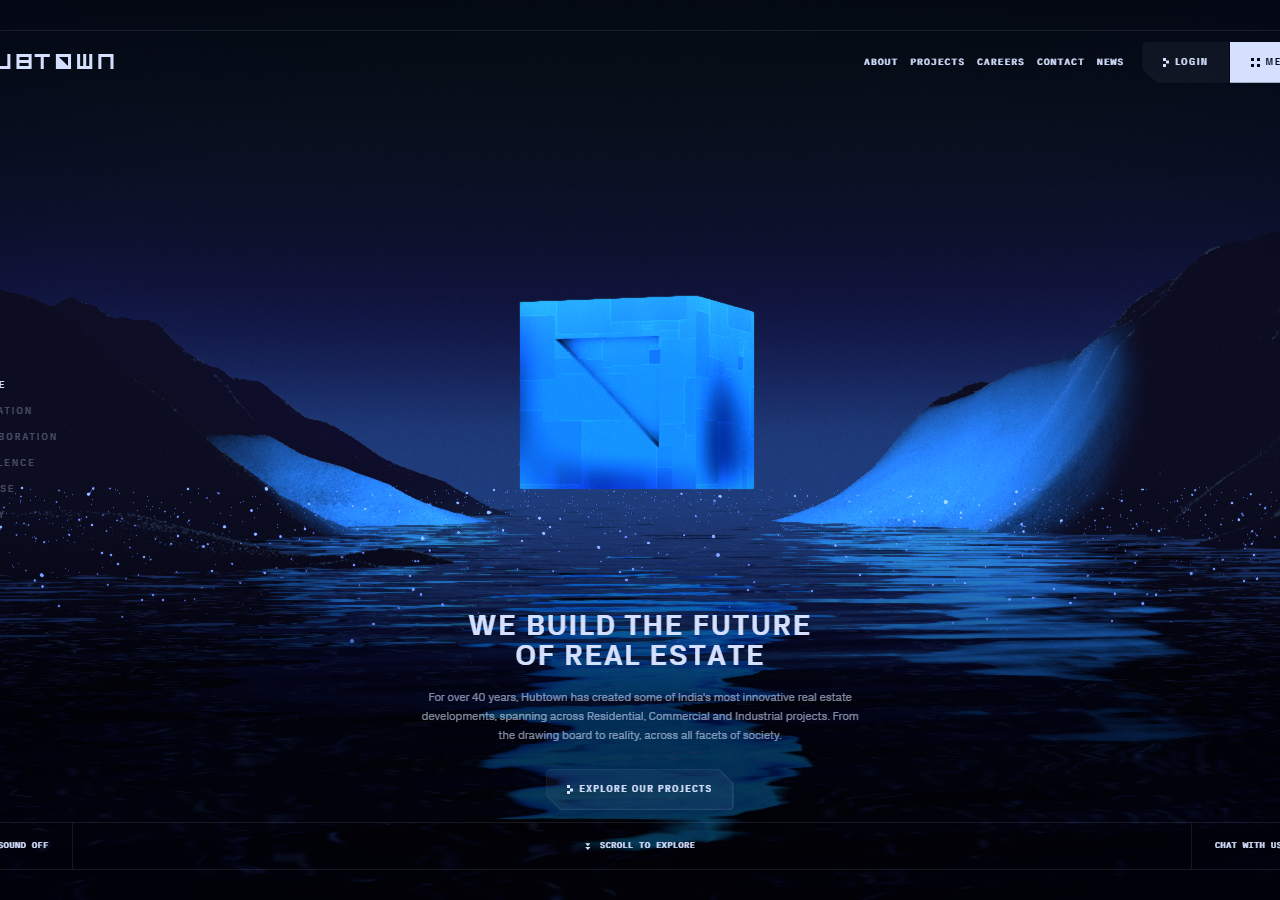
<file: static-preview/index.html>
<!DOCTYPE html>
<html lang="en-PK">
<head>
<meta charset="utf-8"/>
<meta name="viewport" content="width=device-width, initial-scale=1"/>
<title>Astra Urban Pakistan | Premium Real Estate Developer</title>
<style>
  html,body { margin:0; height:100%; background:#02040a; }
  .frame {
    min-height:100vh;
    background:#02040a url('hero.png') center top / cover no-repeat;
  }
  .note {
    position:fixed; left:—px; bottom:—px; z-index:5;
    font:—px/1.4 ui-monospace, monospace; color:#9ad; background:rgba(0,0,0,.55);
    padding:8px 10px; border:1px solid #2—;
  }
  .note a { color:#9ef; }
</style>
</head>
<body>
  <div class="frame" role="img" aria-label="Astra Urban homepage visual clone"></div>
  <div class="note">
    Visual snapshot of <a href="https://astraurban.pk/">astraurban.pk</a> for local preview.<br/>
    Interactive WebGL clone: open <a href="http://—7.0.0.1:8765/">http://—7.0.0.1:8765/</a> (needs online CDN/API).
  </div>
</body>
</html>
</file>
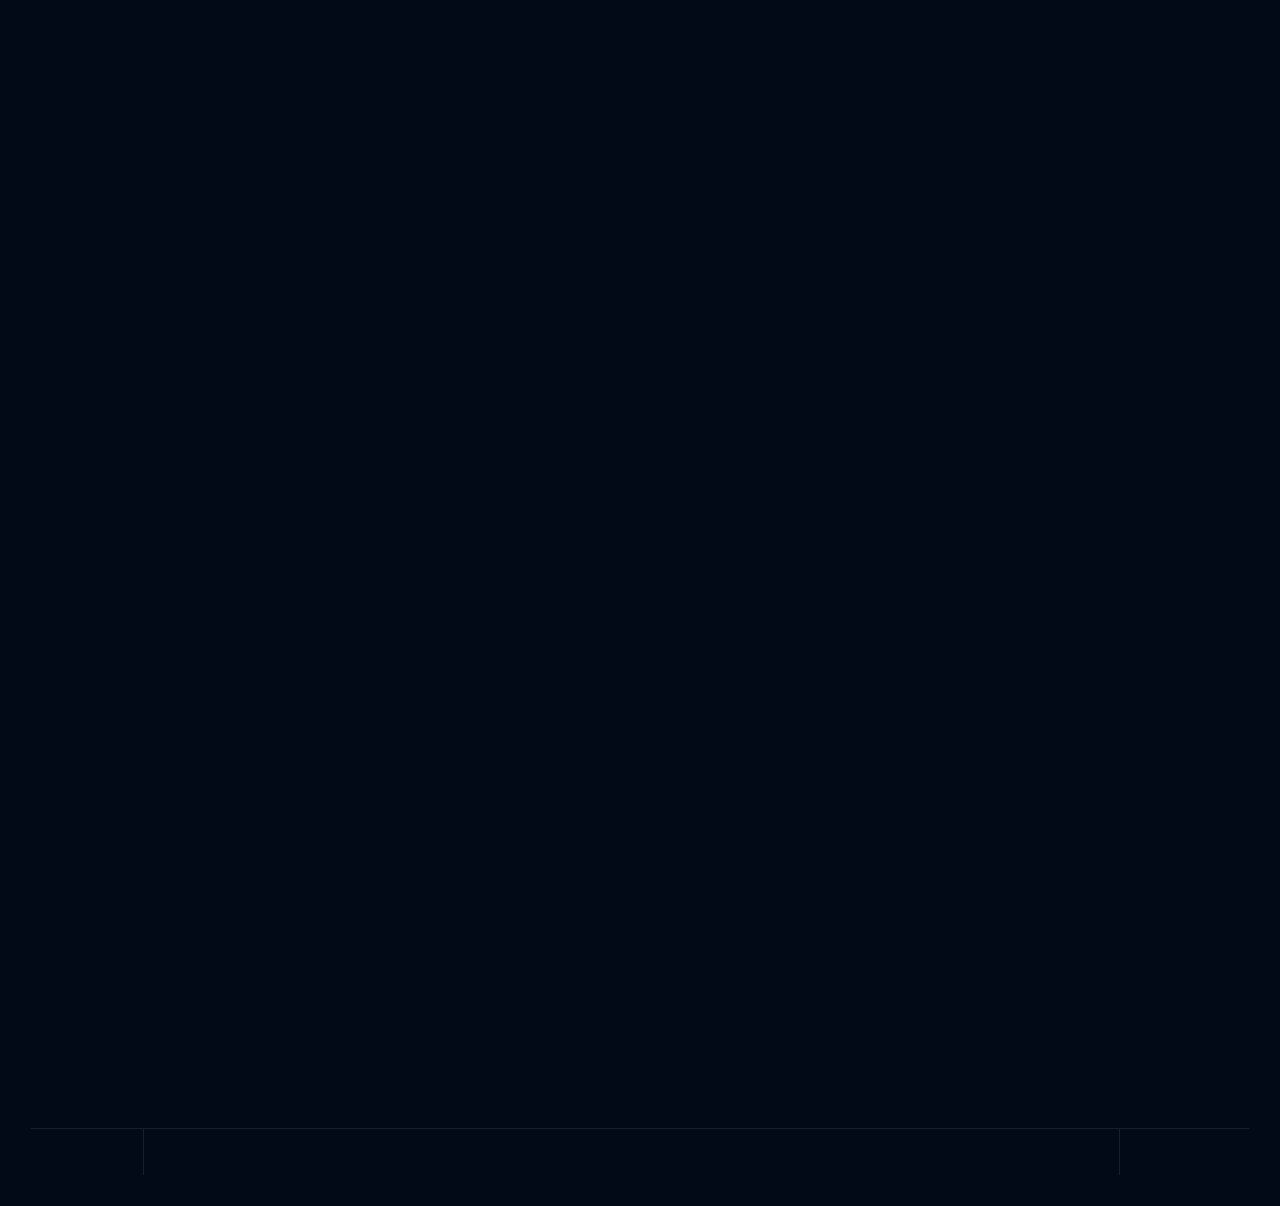
<file: network-index.html>
<!DOCTYPE html><html  lang="en-PK"><head><meta charset="utf-8"><meta name="viewport" content="width=device-width, initial-scale=1"><script src="https://www.googletagmanager.com/gtag/js?id=G-R5HTBMW0V3" async></script><script src="/gtag-init.js"></script><style>.center-wrapper[data-v-f17dfb82]{align-items:center;display:flex;height:100vh;justify-content:center;width:100vw}.flash-square[data-v-f17dfb82]{background-color:#d5e0ff;height:8px;top:50%;transform:translate(-50%,-50%);width:8px;z-index:1}.flash-square[data-v-f17dfb82],.progress-text[data-v-f17dfb82]{left:50%;opacity:0;position:absolute}.progress-text[data-v-f17dfb82]{top:0;transform:translate(-50%,-75%)}.loading-text[data-v-f17dfb82]{bottom:0;left:50%;opacity:0;position:absolute;transform:translate(-50%,75%)}svg[data-v-f17dfb82]{display:block;height:40px;width:auto}.cell[data-v-f17dfb82]{fill:#d5e0ff;transform-box:fill-box}.stroke[data-v-f17dfb82]{fill:none;stroke:#d5e0ff;stroke-width:1;stroke-linecap:butt;stroke-linejoin:miter;stroke-dasharray:1;stroke-dashoffset:1}.intro-sq rect[data-v-f17dfb82]{fill:#d5e0ff;opacity:0}.intro-sq[data-v-f17dfb82]{transform-origin:0 0}#sqT rect[data-v-f17dfb82],.intro-sq[data-v-f17dfb82]{transform-box:fill-box}#sqT rect[data-v-f17dfb82]{opacity:0;transform:scale(4);transform-origin:50% 50%}#sqB1 rect[data-v-f17dfb82],#sqB5 rect[data-v-f17dfb82],#sqH1 rect[data-v-f17dfb82],#sqH5 rect[data-v-f17dfb82],#sqN1 rect[data-v-f17dfb82],#sqN5 rect[data-v-f17dfb82],#sqO1 rect[data-v-f17dfb82],#sqO5 rect[data-v-f17dfb82],#sqU1 rect[data-v-f17dfb82],#sqU5 rect[data-v-f17dfb82],#sqW1 rect[data-v-f17dfb82],#sqW5 rect[data-v-f17dfb82]{opacity:0}#H_C1col[data-v-f17dfb82],#H_C5col[data-v-f17dfb82],#N_C1col[data-v-f17dfb82],#N_C5col[data-v-f17dfb82],#T_C3col[data-v-f17dfb82],#U_C1col[data-v-f17dfb82],#U_C5col[data-v-f17dfb82],#W_C1col[data-v-f17dfb82],#W_C5col[data-v-f17dfb82]{transform:scaleY(0);transform-origin:50% 50%}#H_C1row[data-v-f17dfb82],#U_E1row[data-v-f17dfb82],#W_E1row[data-v-f17dfb82]{transform:scaleX(0);transform-origin:0 50%}#T_A3row[data-v-f17dfb82]{transform:scaleX(0);transform-origin:50% 50%}#W_A3col[data-v-f17dfb82]{transform:scaleY(0);transform-origin:50% 0}#N_A5row[data-v-f17dfb82]{transform:scaleX(0);transform-origin:100% 50%}#O_triangle[data-v-f17dfb82]{fill:#d5e0ff;transform:scale(0);transform-box:fill-box;transform-origin:0 100%}.letters[data-v-f17dfb82]{opacity:0}.letters-animating .stroke[data-v-f17dfb82]{animation:draw-f17dfb82 1s cubic-bezier(.2,0,0,1) 0s forwards}.letters-animating #H_C1col[data-v-f17dfb82],.letters-animating #H_C5col[data-v-f17dfb82],.letters-animating #N_C1col[data-v-f17dfb82],.letters-animating #N_C5col[data-v-f17dfb82],.letters-animating #T_C3col[data-v-f17dfb82],.letters-animating #U_C1col[data-v-f17dfb82],.letters-animating #U_C5col[data-v-f17dfb82],.letters-animating #W_C1col[data-v-f17dfb82],.letters-animating #W_C5col[data-v-f17dfb82]{animation:colFrom1-f17dfb82 1s cubic-bezier(.2,0,0,1) 0s forwards}.letters-animating #H_C1row[data-v-f17dfb82]{animation:rowFrom1-f17dfb82 1s cubic-bezier(.2,0,0,1) 67ms forwards}.letters-animating #U_E1row[data-v-f17dfb82],.letters-animating #W_E1row[data-v-f17dfb82]{animation:rowFrom0-f17dfb82 1s cubic-bezier(.2,0,0,1) 0s forwards}.letters-animating #B_loopTop[data-v-f17dfb82]{animation:draw-f17dfb82 1s cubic-bezier(.2,0,0,1) 67ms forwards}.letters-animating #T_A3row[data-v-f17dfb82]{animation:rowFrom0-f17dfb82 1s cubic-bezier(.2,0,0,1) 67ms forwards}.letters-animating #W_A3col[data-v-f17dfb82]{animation:colFrom0-f17dfb82 1s cubic-bezier(.2,0,0,1) 0s forwards}.letters-animating #N_A5row[data-v-f17dfb82]{animation:rowFrom1-f17dfb82 1s cubic-bezier(.2,0,0,1) 67ms forwards}.letters-animating #O_triangle[data-v-f17dfb82]{animation:triGrow-f17dfb82 1s cubic-bezier(.2,0,0,1) 67ms forwards}.letters-animating .letters[data-v-f17dfb82]{animation:showLetters-f17dfb82 0s linear 0s forwards}@keyframes colFrom1-f17dfb82{0%{transform:scaleY(1)}to{transform:scaleY(5)}}@keyframes colFrom0-f17dfb82{0%{transform:scaleY(0)}to{transform:scaleY(5)}}@keyframes rowFrom1-f17dfb82{0%{transform:scaleX(1)}to{transform:scaleX(5)}}@keyframes rowFrom0-f17dfb82{0%{transform:scaleX(0)}to{transform:scaleX(5)}}@keyframes draw-f17dfb82{0%{stroke-dashoffset:1}to{stroke-dashoffset:0}}@keyframes triGrow-f17dfb82{0%{transform:scale(0)}to{transform:scale(1)}}@keyframes showLetters-f17dfb82{to{opacity:1}}</style><style>.beveled-box[data-v-9317ace3]{display:flex;position:relative}.beveled-box.has-border[data-v-9317ace3]{background:transparent}.beveled-box-content[data-v-9317ace3]{display:flex;height:100%;position:relative;width:100%;z-index:1}.border-svg[data-v-9317ace3]{height:100%;left:0;pointer-events:none;position:absolute;top:0;width:100%;z-index:2}</style><style>.transparent[data-v-acc11dbd]{-webkit-backdrop-filter:blur(20px);backdrop-filter:blur(20px);background-color:#d5e0ff0d;color:#d5e0ff}.solid-light[data-v-acc11dbd],.transparent__background[data-v-acc11dbd]{background-color:#d5e0ff}.solid-light[data-v-acc11dbd]{color:#020a19}.solid-dark[data-v-acc11dbd]{background-color:#020a19;color:#d5e0ff}</style><style>.opacity-hover[data-v-ba815286]{cursor:pointer;transition:opacity .33s linear}.opacity-hover[data-v-ba815286]:hover{opacity:1}.theme-light[data-v-ba815286]{background-color:#d5e0ff;color:#020a19}</style><style>.qrButton[data-v-1f97fa6a]{-webkit-backdrop-filter:blur(20px);backdrop-filter:blur(20px);background-color:#d5e0ff1a}</style><style>.fauxBorder[data-v-c2bbcbea]{background-color:#020a191a;height:1px;left:0;position:absolute;top:0;transform:translate(-10%);width:200vw}.question[data-v-c2bbcbea]{color:#020a1980}</style><style>.cardBackground[data-v-e42651b4]{-webkit-backdrop-filter:blur(20px);backdrop-filter:blur(20px);background:#d5e0ff0d}.fauxBorder[data-v-e42651b4]{background-color:#020a191a;height:1px;left:0;position:absolute;top:0;transform:translate(-10%);width:200vw}</style><link rel="stylesheet" href="/_nuxt/entry.B3VGTdCo.css" crossorigin><link rel="preload" href="/fonts/grotesk-bold.woff2" as="font" type="font/woff2" crossorigin><link rel="preload" href="/fonts/grotesk-regular.woff2" as="font" type="font/woff2" crossorigin><link rel="preload" href="/fonts/grotesk-light.woff2" as="font" type="font/woff2" crossorigin><link rel="preload" href="/fonts/commit-mono.otf" as="font" type="font/opentype" crossorigin><link rel="preload" href="/fonts/commit-mono-bold.ttf" as="font" type="font/truetype" crossorigin><link rel="preload" as="fetch" crossorigin="anonymous" href="/_payload.json?b86e74f0-2e60-498e-9f13-fb0e963d8aa3"><link rel="modulepreload" as="script" crossorigin href="/_nuxt/u1ipQrxM.js"><link rel="modulepreload" as="script" crossorigin href="/_nuxt/DFx-XpBD.js"><link rel="preload" as="fetch" fetchpriority="low" crossorigin="anonymous" href="/_nuxt/builds/meta/b86e74f0-2e60-498e-9f13-fb0e963d8aa3.json"><link rel="prefetch" as="script" crossorigin href="/_nuxt/651Dh9dk.js"><link rel="prefetch" as="script" crossorigin href="/_nuxt/0HLO-J_r.js"><link rel="prefetch" as="script" crossorigin href="/_nuxt/biq0egKh.js"><link rel="prefetch" as="script" crossorigin href="/_nuxt/ocXXpsJX.js"><link rel="prefetch" as="script" crossorigin href="/_nuxt/Bmtl4jgW.js"><link rel="prefetch" as="script" crossorigin href="/_nuxt/D9UjBbvm.js"><meta name="robots" content="index, follow, max-image-preview:large, max-snippet:-1, max-video-preview:-1"><meta name="description" content="Astra Urban Pakistan creates premium residential and commercial landmarks across Karachi, Lahore, Islamabad, and Rawalpindi."><meta property="og:description" content="Astra Urban Pakistan creates premium residential and commercial landmarks across Karachi, Lahore, Islamabad, and Rawalpindi."><meta property="og:image" content="https://astra-urban-pk.vercel.app/images/share_asset.jpg"><meta name="twitter:card" content="summary_large_image"><title>Astra Urban Pakistan | Premium Real Estate Developer</title><link rel="canonical" href="https://astra-urban-pk.vercel.app/"><link rel="icon" href="/images/favicon/favicon.ico" sizes="48x48"><link rel="icon" type="image/svg+xml" href="/images/favicon/favicon.svg"><link rel="icon" type="image/png" sizes="96x96" href="/images/favicon/favicon-96x96.png"><link rel="apple-touch-icon" href="/images/favicon/apple-touch-icon.png"><link rel="manifest" href="/images/favicon/site.webmanifest"><script type="module" src="/_nuxt/u1ipQrxM.js" crossorigin></script></head><body><!--teleport start anchor--><!--teleport anchor--><!--teleport start anchor--><!--teleport anchor--><!--teleport start anchor--><!--teleport anchor--><!--teleport start anchor--><!--teleport anchor--><!--teleport start anchor--><!--teleport anchor--><div id="__nuxt"><!--[--><div></div><!----><div class="loader fixed inset-0 bg-dark-blue z-[1000] flex justify-center items-center" data-v-f17dfb82><div class="center-wrapper flex-col opacity-0 scale-75 md:scale-100" data-v-f17dfb82><div class="relative w-fit h-fit" data-v-f17dfb82><div class="progress-text text-11 leading-1 tracking-16 font-mono text-off-blue" data-v-f17dfb82>0% </div><div class="flash-square" data-v-f17dfb82></div><svg xmlns="http://www.w3.org/2000/svg" viewBox="0 0 352 40" data-v-f17dfb82><g id="sqH1" class="intro-sq" style="--dx:0px;" data-v-f17dfb82><rect x="0" y="16" width="8" height="8" data-v-f17dfb82></rect></g><g id="sqH5" class="intro-sq" style="--dx:3.333px;" data-v-f17dfb82><rect x="28.667" y="16" width="8" height="8" data-v-f17dfb82></rect></g><g id="sqU1" class="intro-sq" style="--dx:-5.333px;" data-v-f17dfb82><rect x="57.333" y="16" width="8" height="8" data-v-f17dfb82></rect></g><g id="sqU5" class="intro-sq" style="--dx:-2px;" data-v-f17dfb82><rect x="86" y="16" width="8" height="8" data-v-f17dfb82></rect></g><g id="sqB1" class="intro-sq" style="--dx:-10.667px;" data-v-f17dfb82><rect x="114.667" y="16" width="8" height="8" data-v-f17dfb82></rect></g><g id="sqB5" class="intro-sq" style="--dx:-7.333px;" data-v-f17dfb82><rect x="143.333" y="16" width="8" height="8" data-v-f17dfb82></rect></g><g id="sqT" class="intro-sq" style="--dx:0px;" data-v-f17dfb82><rect x="172" y="16" width="8" height="8" data-v-f17dfb82></rect></g><g id="sqO1" class="intro-sq" style="--dx:7.333px;" data-v-f17dfb82><rect x="200.667" y="16" width="8" height="8" data-v-f17dfb82></rect></g><g id="sqO5" class="intro-sq" style="--dx:10.667px;" data-v-f17dfb82><rect x="229.333" y="16" width="8" height="8" data-v-f17dfb82></rect></g><g id="sqW1" class="intro-sq" style="--dx:2px;" data-v-f17dfb82><rect x="258" y="16" width="8" height="8" data-v-f17dfb82></rect></g><g id="sqW5" class="intro-sq" style="--dx:5.333px;" data-v-f17dfb82><rect x="286.667" y="16" width="8" height="8" data-v-f17dfb82></rect></g><g id="sqN1" class="intro-sq" style="--dx:-3.333px;" data-v-f17dfb82><rect x="315.333" y="16" width="8" height="8" data-v-f17dfb82></rect></g><g id="sqN5" class="intro-sq" style="--dx:0px;" data-v-f17dfb82><rect x="—4" y="16" width="8" height="8" data-v-f17dfb82></rect></g><g class="letters" data-v-f17dfb82><g transform="translate(0,0) scale(8)" data-v-f17dfb82><rect id="H_C1col" class="cell" x="0" y="0" width="1" height="1" data-v-f17dfb82></rect><rect id="H_C5col" class="cell" x="4" y="0" width="1" height="1" data-v-f17dfb82></rect><rect id="H_C1row" class="cell" x="2" y="2" width="1" height="1" data-v-f17dfb82></rect><path class="stroke" d="M0.5 0.5L2.5 4.5" pathLength="1" data-v-f17dfb82></path><path class="stroke" d="M4.5 0.5L2.5 4.5" pathLength="1" data-v-f17dfb82></path></g><g transform="translate(52,0) scale(8)" data-v-f17dfb82><rect id="U_C1col" class="cell" x="0" y="2" width="1" height="1" data-v-f17dfb82></rect><rect id="U_C5col" class="cell" x="4" y="2" width="1" height="1" data-v-f17dfb82></rect><rect id="U_E1row" class="cell" x="0" y="4" width="1" height="1" data-v-f17dfb82></rect><path class="stroke" d="M4.5 0.5L0.5 0.5L0.5 2.5L4.5 2.5L4.5 4.5L0.5 4.5" pathLength="1" data-v-f17dfb82></path></g><g transform="translate(104,0) scale(8)" data-v-f17dfb82><rect class="cell" x="2" y="0" width="1" height="1" data-v-f17dfb82></rect><path id="B_mid" class="stroke" d="M2.5 0.5L2.5 4.5" pathLength="1" data-v-f17dfb82></path><path id="B_loopBottom" class="stroke" d="M0.5 0.5L4.5 0.5" pathLength="1" data-v-f17dfb82></path><path id="B_loopTop" class="stroke" d="M0.5 0.5L4.5 0.5" pathLength="1" data-v-f17dfb82></path></g><g transform="translate(156,0) scale(8)" data-v-f17dfb82><rect id="T_C3col" class="cell" x="2" y="0" width="1" height="1" data-v-f17dfb82></rect><rect id="T_A3row" class="cell" x="0" y="0" width="1" height="1" data-v-f17dfb82></rect><path class="stroke" d="M4.5 0.5L4.5 4.5L0.5 4.5" pathLength="1" data-v-f17dfb82></path></g><g transform="translate(208,0) scale(8)" data-v-f17dfb82><rect class="cell" x="0" y="0" width="1" height="1" data-v-f17dfb82></rect><rect class="cell" x="4" y="0" width="1" height="1" data-v-f17dfb82></rect><path id="O_triangle" d="M0.5 1L0.5 5L5 5Z" data-v-f17dfb82></path><path class="stroke" d="M0.5 0.5L2.5 4.5" pathLength="1" data-v-f17dfb82></path><path class="stroke" d="M4.5 0.5L2.5 4.5" pathLength="1" data-v-f17dfb82></path></g><g transform="translate(260,0) scale(8)" data-v-f17dfb82><rect id="W_C1col" class="cell" x="0" y="0" width="1" height="1" data-v-f17dfb82></rect><rect id="W_C5col" class="cell" x="4" y="0" width="1" height="1" data-v-f17dfb82></rect><rect id="W_E1row" class="cell" x="0" y="2" width="1" height="1" data-v-f17dfb82></rect><rect id="W_A3col" class="cell" x="2" y="2" width="1" height="1" data-v-f17dfb82></rect><path class="stroke" d="M0.5 0.5L0.5 4.5L4.5 4.5" pathLength="1" data-v-f17dfb82></path></g><g transform="translate(312,0) scale(8)" data-v-f17dfb82><rect id="N_C1col" class="cell" x="0" y="0" width="1" height="1" data-v-f17dfb82></rect><rect id="N_C5col" class="cell" x="4" y="0" width="1" height="1" data-v-f17dfb82></rect><rect id="N_A5row" class="cell" x="4" y="2" width="1" height="1" data-v-f17dfb82></rect><path class="stroke" d="M4.5 0.5L0.5 4.5" pathLength="1" data-v-f17dfb82></path></g></g></svg><div class="loading-text text-11 leading-1 tracking-16 uppercase font-mono text-off-blue" data-v-f17dfb82> Loading Astra Urban </div><div class="flex flex-col gap-4 absolute bottom-0 left-0 translate-y-[150%] text-11 leading-1 tracking-16 uppercase font-mono text-off-blue" data-v-f17dfb82><span class="relative inline-block whitespace-nowrap overflow-hidden w-fit h-fit" manual-trigger="true" data-v-f17dfb82><span class="invisible hidden" aria-hidden="true"><!--[--> 100% Loaded <!--]--></span><span class="relative z-10"></span><span class="absolute top-0 left-0 w-full h-full z-20 bg-off-blue text-dark-blue flex items-center"></span></span><span class="relative inline-block whitespace-nowrap overflow-hidden w-fit h-fit" manual-trigger="true" data-v-f17dfb82><span class="invisible hidden" aria-hidden="true"><!--[--> Ready to Explore <!--]--></span><span class="relative z-10"></span><span class="absolute top-0 left-0 w-full h-full z-20 bg-off-blue text-dark-blue flex items-center"></span></span></div></div></div></div><div><!--[--><div class="flex flex-col items-center select-none touch-none gap-y-20 pointer-events-none" style="opacity:1;" id="district-item-islamabad"><div class="relative w-40 h-40"><div class="w-full h-full relative"><div class="w-full h-full bg-off-blue scale-0 opacity-0 absolute left-1/2 top-1/2 -translate-x-1/2 -translate-y-1/2"></div><div class="w-full h-full absolute top-0 left-0 border-off-blue border-opacity-20 border"></div><div class="w-2 h-2 absolute top-0 left-0 -translate-y-1 -translate-x-1 bg-off-blue"></div><div class="w-2 h-2 absolute top-0 right-0 -translate-y-1 translate-x-1 bg-off-blue"></div><div class="w-2 h-2 absolute bottom-0 left-0 translate-y-1 -translate-x-1 bg-off-blue"></div><div class="w-2 h-2 absolute bottom-0 right-0 translate-y-1 translate-x-1 bg-off-blue"></div></div><div class="w-[0.313rem] h-[0.313rem] absolute top-1/2 left-1/2 -translate-y-1/2 -translate-x-1/2 bg-off-blue"></div></div><div class="relative top-full flex flex-col items-center gap-y-8"><div class="flex relative p-4"><div class="w-full h-full absolute left-0 top-0 bg-off-blue"></div><span class="relative whitespace-nowrap font-mono text-11 leading-1.2 tracking-8 text-dark-blue text-nowrap uppercase" style="display:inline-block;"><span class="invisible inline-block" aria-hidden="true"><!--[-->09 PROJECTS<!--]--></span><span class="absolute inset-0"></span></span></div><span class="text-16 font-bold leading-0.8 tracking-4 uppercase text-off-blue text-nowrap"><span class="relative whitespace-nowrap uppercase" style="display:inline-block;"><span class="invisible inline-block" aria-hidden="true"><!--[-->Islamabad<!--]--></span><span class="absolute inset-0"></span></span></span></div></div><div class="flex flex-col items-center select-none touch-none gap-y-20 pointer-events-none" style="opacity:1;" id="district-item-karachi"><div class="relative w-40 h-40"><div class="w-full h-full relative"><div class="w-full h-full bg-off-blue scale-0 opacity-0 absolute left-1/2 top-1/2 -translate-x-1/2 -translate-y-1/2"></div><div class="w-full h-full absolute top-0 left-0 border-off-blue border-opacity-20 border"></div><div class="w-2 h-2 absolute top-0 left-0 -translate-y-1 -translate-x-1 bg-off-blue"></div><div class="w-2 h-2 absolute top-0 right-0 -translate-y-1 translate-x-1 bg-off-blue"></div><div class="w-2 h-2 absolute bottom-0 left-0 translate-y-1 -translate-x-1 bg-off-blue"></div><div class="w-2 h-2 absolute bottom-0 right-0 translate-y-1 translate-x-1 bg-off-blue"></div></div><div class="w-[0.313rem] h-[0.313rem] absolute top-1/2 left-1/2 -translate-y-1/2 -translate-x-1/2 bg-off-blue"></div></div><div class="relative top-full flex flex-col items-center gap-y-8"><div class="flex relative p-4"><div class="w-full h-full absolute left-0 top-0 bg-off-blue"></div><span class="relative whitespace-nowrap font-mono text-11 leading-1.2 tracking-8 text-dark-blue text-nowrap uppercase" style="display:inline-block;"><span class="invisible inline-block" aria-hidden="true"><!--[-->— PROJECTS<!--]--></span><span class="absolute inset-0"></span></span></div><span class="text-16 font-bold leading-0.8 tracking-4 uppercase text-off-blue text-nowrap"><span class="relative whitespace-nowrap uppercase" style="display:inline-block;"><span class="invisible inline-block" aria-hidden="true"><!--[-->Karachi<!--]--></span><span class="absolute inset-0"></span></span></span></div></div><div class="flex flex-col items-center select-none touch-none gap-y-20 pointer-events-none" style="opacity:1;" id="district-item-lahore"><div class="relative w-40 h-40"><div class="w-full h-full relative"><div class="w-full h-full bg-off-blue scale-0 opacity-0 absolute left-1/2 top-1/2 -translate-x-1/2 -translate-y-1/2"></div><div class="w-full h-full absolute top-0 left-0 border-off-blue border-opacity-20 border"></div><div class="w-2 h-2 absolute top-0 left-0 -translate-y-1 -translate-x-1 bg-off-blue"></div><div class="w-2 h-2 absolute top-0 right-0 -translate-y-1 translate-x-1 bg-off-blue"></div><div class="w-2 h-2 absolute bottom-0 left-0 translate-y-1 -translate-x-1 bg-off-blue"></div><div class="w-2 h-2 absolute bottom-0 right-0 translate-y-1 translate-x-1 bg-off-blue"></div></div><div class="w-[0.313rem] h-[0.313rem] absolute top-1/2 left-1/2 -translate-y-1/2 -translate-x-1/2 bg-off-blue"></div></div><div class="relative top-full flex flex-col items-center gap-y-8"><div class="flex relative p-4"><div class="w-full h-full absolute left-0 top-0 bg-off-blue"></div><span class="relative whitespace-nowrap font-mono text-11 leading-1.2 tracking-8 text-dark-blue text-nowrap uppercase" style="display:inline-block;"><span class="invisible inline-block" aria-hidden="true"><!--[-->18 PROJECTS<!--]--></span><span class="absolute inset-0"></span></span></div><span class="text-16 font-bold leading-0.8 tracking-4 uppercase text-off-blue text-nowrap"><span class="relative whitespace-nowrap uppercase" style="display:inline-block;"><span class="invisible inline-block" aria-hidden="true"><!--[-->Lahore<!--]--></span><span class="absolute inset-0"></span></span></span></div></div><div class="flex flex-col items-center select-none touch-none gap-y-20 pointer-events-none" style="opacity:1;" id="district-item-rawalpindi"><div class="relative w-40 h-40"><div class="w-full h-full relative"><div class="w-full h-full bg-off-blue scale-0 opacity-0 absolute left-1/2 top-1/2 -translate-x-1/2 -translate-y-1/2"></div><div class="w-full h-full absolute top-0 left-0 border-off-blue border-opacity-20 border"></div><div class="w-2 h-2 absolute top-0 left-0 -translate-y-1 -translate-x-1 bg-off-blue"></div><div class="w-2 h-2 absolute top-0 right-0 -translate-y-1 translate-x-1 bg-off-blue"></div><div class="w-2 h-2 absolute bottom-0 left-0 translate-y-1 -translate-x-1 bg-off-blue"></div><div class="w-2 h-2 absolute bottom-0 right-0 translate-y-1 translate-x-1 bg-off-blue"></div></div><div class="w-[0.313rem] h-[0.313rem] absolute top-1/2 left-1/2 -translate-y-1/2 -translate-x-1/2 bg-off-blue"></div></div><div class="relative top-full flex flex-col items-center gap-y-8"><div class="flex relative p-4"><div class="w-full h-full absolute left-0 top-0 bg-off-blue"></div><span class="relative whitespace-nowrap font-mono text-11 leading-1.2 tracking-8 text-dark-blue text-nowrap uppercase" style="display:inline-block;"><span class="invisible inline-block" aria-hidden="true"><!--[-->06 PROJECTS<!--]--></span><span class="absolute inset-0"></span></span></div><span class="text-16 font-bold leading-0.8 tracking-4 uppercase text-off-blue text-nowrap"><span class="relative whitespace-nowrap uppercase" style="display:inline-block;"><span class="invisible inline-block" aria-hidden="true"><!--[-->Rawalpindi<!--]--></span><span class="absolute inset-0"></span></span></span></div></div><!--]--><div style="width:100%;height:100%;position:fixed;top:0;left:0;z-index:0;"><div style="width:100%;height:100%;filter:none;"></div><!--[--><div class="absolute inset-0 w-full h-full bg-dark-blue pointer-events-none" style="opacity:0;"><!----></div><!--]--></div></div><div><div><!--[--><div id="map" class="w-full h-full absolute"></div><div class="page"><div><div class="flex flex-col overflow-hidden"><div class="hidden sm:flex flex-col fixed top-1/2 -translate-y-1/2 z-10 left-[0.625rem] sm:left-[2.5rem] gap-y-4"><!--[--><div class="cursor-pointer flex relative pl-14 py-10"><div class="absolute w-8 h-8 flex left-0 -translate-x-1/2"><div class="w-full h-full bg-off-blue"></div></div><span class="text-— font-regular leading-0.9 tracking-24 uppercase text-off-blue"><span class="relative whitespace-nowrap uppercase block" style="display:inline-block;"><span class="invisible inline-block" aria-hidden="true"><!--[-->Future<!--]--></span><span class="absolute inset-0"></span></span></span></div><div class="cursor-pointer flex relative pl-14 py-10"><div class="absolute w-8 h-8 flex left-0 -translate-x-1/2"><div class="w-full h-full bg-off-blue"></div></div><span class="text-— font-regular leading-0.9 tracking-24 uppercase text-off-blue"><span class="relative whitespace-nowrap uppercase block" style="display:inline-block;"><span class="invisible inline-block" aria-hidden="true"><!--[-->Innovation<!--]--></span><span class="absolute inset-0"></span></span></span></div><div class="cursor-pointer flex relative pl-14 py-10"><div class="absolute w-8 h-8 flex left-0 -translate-x-1/2"><div class="w-full h-full bg-off-blue"></div></div><span class="text-— font-regular leading-0.9 tracking-24 uppercase text-off-blue"><span class="relative whitespace-nowrap uppercase block" style="display:inline-block;"><span class="invisible inline-block" aria-hidden="true"><!--[-->Collaboration<!--]--></span><span class="absolute inset-0"></span></span></span></div><div class="cursor-pointer flex relative pl-14 py-10"><div class="absolute w-8 h-8 flex left-0 -translate-x-1/2"><div class="w-full h-full bg-off-blue"></div></div><span class="text-— font-regular leading-0.9 tracking-24 uppercase text-off-blue"><span class="relative whitespace-nowrap uppercase block" style="display:inline-block;"><span class="invisible inline-block" aria-hidden="true"><!--[-->Excellence<!--]--></span><span class="absolute inset-0"></span></span></span></div><div class="cursor-pointer flex relative pl-14 py-10"><div class="absolute w-8 h-8 flex left-0 -translate-x-1/2"><div class="w-full h-full bg-off-blue"></div></div><span class="text-— font-regular leading-0.9 tracking-24 uppercase text-off-blue"><span class="relative whitespace-nowrap uppercase block" style="display:inline-block;"><span class="invisible inline-block" aria-hidden="true"><!--[-->Purpose<!--]--></span><span class="absolute inset-0"></span></span></span></div><div class="cursor-pointer flex relative pl-14 py-10"><div class="absolute w-8 h-8 flex left-0 -translate-x-1/2"><div class="w-full h-full bg-off-blue"></div></div><span class="text-— font-regular leading-0.9 tracking-24 uppercase text-off-blue"><span class="relative whitespace-nowrap uppercase block" style="display:inline-block;"><span class="invisible inline-block" aria-hidden="true"><!--[-->Legacy<!--]--></span><span class="absolute inset-0"></span></span></span></div><!--]--></div><div class="beveled-box flex-1 m-[0.625rem] md:m-[2.5rem] h-[calc(100dvh-0.625rem*2)] md:h-[calc(100dvh-2.5rem*2)] max-h-[calc(100dvh-0.625rem*2)] md:max-h-[calc(100dvh-2.5rem*2)] has-border flex-1 m-[0.625rem] md:m-[2.5rem] h-[calc(100dvh-0.625rem*2)] md:h-[calc(100dvh-2.5rem*2)] max-h-[calc(100dvh-0.625rem*2)] md:max-h-[calc(100dvh-2.5rem*2)]" data-v-9317ace3><div class="beveled-box-content" style="" data-v-9317ace3><!--[--><div class="absolute top-0 left-0 w-full px-28 sm:px-32 py-18 sm:py-32 pointer-events-none z-[9999]" aria-label="Main site navigation"><div class="flex items-center justify-between"><a aria-current="page" href="/" class="router-link-active router-link-exact-active w-fit sm:w-1/3 pointer-events-auto sm:w-auto flex justify-center sm:justify-start" aria-label="homepage"><svg xmlns="http://www.w3.org/2000/svg" fill="none" viewBox="0 0 186 20" class="w-[11.625rem] h-[1.25rem] hidden sm:block text-off-blue overflow-hidden"><path fill="#D5E0FF" d="M0 0h4.043v20H0zM16.174 0h4.043v20h-4.043zM0 0h20.217v4.043H0zM4.043 8h12.131v4.043H4.043zM28.304 0h20.217v4.043H28.304zM28.304 4.043h4.043V8H28.304zM28.304 8h20.217v4.043H28.304zM44.478 12.043h4.043V15.957h-4.043zM28.304 15.957h20.217V20H28.304zM56.608 0h20.217v4.043H56.608zM64.695 4.043h4.043V20h-4.043zM84.912 0h4.043v20H84.912zM84.912 0h16.174v4.043H84.912zM97.043 0h4.043v12.043h-4.043zM84.912 8h16.174v4.043H84.912zM92.999 12.043h4.043V20h-4.043zM97.043 15.957h8.086V20h-8.086zM113.216 0h4.043v20H113.216zM129.39 0h4.043v20h-4.043zM113.216 0h20.217v4.043H113.216zM117.259 8h12.131v4.043H117.259z"></path></svg><svg xmlns="http://www.w3.org/2000/svg" fill="none" viewBox="0 0 32 32" class="w-[2rem] h-[2rem] sm:hidden text-off-blue"><path fill="currentColor" d="M32 32H0V0h32zm-6.396-6.4V6.402h-19.2l19.2 19.2Z"></path></svg></a><div class="absolute top-10 md:top-16 right-10 md:right-16 flex z-10 pointer-events-auto items-center"><div class="text-white mr-24 hidden md:flex gap-16 text-— tracking-16 uppercase"><a href="/about" class="font-mono text-off-blue" title="About Us"><span class="sr-only">About Us</span><span class="relative whitespace-nowrap" style="display:inline-block;" aria-hidden="true"><span class="invisible inline-block" aria-hidden="true"><!--[--> About <!--]--></span><span class="absolute inset-0"></span></span></a><a href="/projects" class="font-mono text-off-blue" title="Careers"><span class="sr-only">Projects</span><span class="relative whitespace-nowrap" style="display:inline-block;" aria-hidden="true"><span class="invisible inline-block" aria-hidden="true"><!--[--> Projects <!--]--></span><span class="absolute inset-0"></span></span></a><a href="/careers" class="font-mono text-off-blue" title="Careers"><span class="sr-only">Careers</span><span class="relative whitespace-nowrap" style="display:inline-block;" aria-hidden="true"><span class="invisible inline-block" aria-hidden="true"><!--[--> Careers <!--]--></span><span class="absolute inset-0"></span></span></a><a href="/contact" class="font-mono text-off-blue" title="Contact Us"><span class="sr-only">Contact Us</span><span class="relative whitespace-nowrap" style="display:inline-block;" aria-hidden="true"><span class="invisible inline-block" aria-hidden="true"><!--[--> Contact <!--]--></span><span class="absolute inset-0"></span></span></a><a href="/news" class="font-mono text-off-blue" title="News"><span class="sr-only">News</span><span class="relative whitespace-nowrap" style="display:inline-block;" aria-hidden="true"><span class="invisible inline-block" aria-hidden="true"><!--[--> News <!--]--></span><span class="absolute inset-0"></span></span></a></div><div class="pointer-events-auto flex"><div class="relative" style="opacity:1;" data-v-acc11dbd><svg class="absolute inset-0 w-full h-full pointer-events-none z-10" style="opacity:0;transition:opacity 0.1s;" viewBox="0 0 0 0" fill="none" xmlns="http://www.w3.org/2000/svg" preserveAspectRatio="none" data-v-acc11dbd><path d="" stroke="#D5E0FF" stroke-width="0" stroke-linecap="butt" stroke-linejoin="round" fill="none" opacity="0.15" data-v-acc11dbd></path><path d="" stroke="#D5E0FF" stroke-width="0" stroke-linecap="butt" stroke-linejoin="round" fill="none" opacity="0.15" data-v-acc11dbd></path></svg><button class="m-0 p-0 bg-none border-none focus:outline-none" data-v-acc11dbd><!--[--><div class="beveled-box" data-v-acc11dbd data-v-9317ace3><div class="beveled-box-content" style="" data-v-9317ace3><!--[--><div class="flex justify-center items-center gap-8 px-28 font-bold text-11 sm:text-— leading-1.2 tracking-16 uppercase transparent py-20" data-v-acc11dbd><div data-icon-animate class="relative w-8 h-—" data-v-acc11dbd><div class="absolute w-4 h-4 top-0 left-0 bg-[currentColor]"></div><div class="absolute opacity-0 w-4 h-4 top-0 right-0 bg-[currentColor]"></div><div class="absolute opacity-0 w-4 h-4 left-0 top-[50%] -translate-y-1/2 bg-[currentColor]"></div><div class="absolute w-4 h-4 right-0 top-[50%] -translate-y-1/2 bg-[currentColor]"></div><div class="absolute w-4 h-4 bottom-0 left-0 bg-[currentColor]"></div><div class="absolute opacity-0 w-4 h-4 bottom-0 right-0 bg-[currentColor]"></div></div><span class="relative whitespace-nowrap" style="display:inline-block;" data-v-acc11dbd><span class="invisible inline-block" aria-hidden="true"><!--[--><!--[--> Login <!--]--><!--]--></span><span class="absolute inset-0"></span></span><div class="transparent__background absolute top-0 left-0 w-full h-full bg-off-white opacity-0 -z-1" data-v-acc11dbd></div></div><!--]--></div><!----><div class="absolute bottom-0 left-0 w-full" data-v-9317ace3><!----></div><!--[--><!--]--></div><!--]--></button></div><div class="relative" style="opacity:1;" data-v-acc11dbd><svg class="absolute inset-0 w-full h-full pointer-events-none z-10" style="opacity:0;transition:opacity 0.1s;" viewBox="0 0 0 0" fill="none" xmlns="http://www.w3.org/2000/svg" preserveAspectRatio="none" data-v-acc11dbd><path d="" stroke="#D5E0FF" stroke-width="1" stroke-linecap="butt" stroke-linejoin="round" fill="none" opacity="0.15" data-v-acc11dbd></path><path d="" stroke="#D5E0FF" stroke-width="1" stroke-linecap="butt" stroke-linejoin="round" fill="none" opacity="0.15" data-v-acc11dbd></path></svg><button class="m-0 p-0 bg-none border-none focus:outline-none" data-v-acc11dbd><!--[--><div class="beveled-box" data-v-acc11dbd data-v-9317ace3><div class="beveled-box-content" style="" data-v-9317ace3><!--[--><div class="flex justify-center items-center gap-8 px-28 font-bold text-11 sm:text-— leading-1.2 tracking-16 uppercase solid-light py-20" data-v-acc11dbd><div data-icon-animate class="relative w-— h-—" data-v-acc11dbd><div class="absolute w-4 h-4 top-0 left-0 bg-[currentColor]"></div><div class="absolute w-4 h-4 top-0 right-0 bg-[currentColor]"></div><div class="absolute w-4 h-4 bottom-0 left-0 bg-[currentColor]"></div><div class="absolute w-4 h-4 bottom-0 right-0 bg-[currentColor]"></div></div><span class="relative whitespace-nowrap" style="display:inline-block;" data-v-acc11dbd><span class="invisible inline-block" aria-hidden="true"><!--[--><!--[--> Menu <!--]--><!--]--></span><span class="absolute inset-0"></span></span><div class="transparent__background absolute top-0 left-0 w-full h-full bg-off-white opacity-0 -z-1" data-v-acc11dbd></div></div><!--]--></div><!----><div class="absolute bottom-0 left-0 w-full" data-v-9317ace3><!----></div><!--[--><!--]--></div><!--]--></button></div></div></div></div></div><div class="js-page-scroll | relative w-full h-full overflow-y-scroll overflow-x-hidden"><div class="relative mb-[calc(0.625rem*2)] md:mb-[calc(2.5rem*2)] w-full"><!--[--><div class="relative pointer-events-none h-[400vh] | js-home:first js-home:section" data-trigger-start="0" data-trigger-end="0" id="home-section-0"><div id="" class="absolute bottom-0 w-full h-40 pointer-events-none"></div><div class="sticky pointer-events-none top-0 w-full h-[100vh] flex justify-center items-center"><!--[--><div class="fixed top-0 w-full pb-[7rem] md:pb-[7.5rem] px-36 md:px-40 h-full text-off-blue flex items-end"><div class="flex flex-col w-full h-auto sm:items-center"><div class="sm:hidden gap-x-8 flex mb-32"><div class="w-8 h-8 bg-off-blue"></div><span class="text-11 leading-0.9 tracking-24 uppercase text-off-blue">Future</span></div><div class="mb-14 sm:mb-24 text-32 sm:text-40 sm:text-center leading-1 tracking-4 uppercase font-bold text-off-blue">We shape <br class="sm:hidden"> the future <br> of Pakistan's cities</div><span class="mb-0 sm:mb-32 sm:max-w-[72%] md:max-w-[32%] sm:text-center text-14 sm:text-16 leading-1.6 -tracking-2 font-light text-off-blue opacity-60">Astra Urban creates thoughtful residential, commercial and mixed-use developments across Pakistan — from concept to completion, for communities that endure.</span><div class="flex mt-24 sm:mt-0"><div class="relative pointer-events-auto" style="opacity:1;" href="/projects" border-width="2" data-v-acc11dbd><svg class="absolute inset-0 w-full h-full pointer-events-none z-10" style="opacity:0;transition:opacity 0.1s;" viewBox="0 0 0 0" fill="none" xmlns="http://www.w3.org/2000/svg" preserveAspectRatio="none" data-v-acc11dbd><path d="" stroke="#D5E0FF" stroke-width="1" stroke-linecap="butt" stroke-linejoin="round" fill="none" opacity="0.15" data-v-acc11dbd></path><path d="" stroke="#D5E0FF" stroke-width="1" stroke-linecap="butt" stroke-linejoin="round" fill="none" opacity="0.15" data-v-acc11dbd></path></svg><a href="/projects" class="m-0 p-0 bg-none border-none pointer-events-auto focus:outline-none" border-width="2" data-v-acc11dbd><!--[--><div class="beveled-box has-border" data-v-acc11dbd data-v-9317ace3><div class="beveled-box-content" style="" data-v-9317ace3><!--[--><div class="flex justify-center items-center gap-8 px-28 font-bold text-11 sm:text-— leading-1.2 tracking-16 uppercase transparent py-20" data-v-acc11dbd><div data-icon-animate class="relative w-8 h-—" data-v-acc11dbd><div class="absolute w-4 h-4 top-0 left-0 bg-[currentColor]"></div><div class="absolute opacity-0 w-4 h-4 top-0 right-0 bg-[currentColor]"></div><div class="absolute opacity-0 w-4 h-4 left-0 top-[50%] -translate-y-1/2 bg-[currentColor]"></div><div class="absolute w-4 h-4 right-0 top-[50%] -translate-y-1/2 bg-[currentColor]"></div><div class="absolute w-4 h-4 bottom-0 left-0 bg-[currentColor]"></div><div class="absolute opacity-0 w-4 h-4 bottom-0 right-0 bg-[currentColor]"></div></div><span class="relative whitespace-nowrap" style="display:inline-block;" data-v-acc11dbd><span class="invisible inline-block" aria-hidden="true"><!--[--><!--[-->Explore our projects<!--]--><!--]--></span><span class="absolute inset-0"></span></span><div class="transparent__background absolute top-0 left-0 w-full h-full bg-off-white opacity-0 -z-1" data-v-acc11dbd></div></div><!--]--></div><svg class="border-svg" viewBox="0 0 0 0" preserveAspectRatio="none" data-v-9317ace3><path d="" fill="none" stroke="rgba(213, 224, 255, 0.1)" stroke-width="2" data-v-9317ace3></path></svg><div class="absolute bottom-0 left-0 w-full" data-v-9317ace3><!----></div><!--[--><!--]--></div><!--]--></a></div></div></div></div><!--]--></div></div><div class="relative pointer-events-none h-[400vh] | js-home:second js-home:section" data-trigger-start="0" data-trigger-end="0" id="home-section-1"><div id="" class="absolute bottom-0 w-full h-40 pointer-events-none"></div><div class="sticky pointer-events-none top-0 w-full h-[100vh] flex justify-center items-center"><!--[--><div class="fixed top-0 w-full pb-[7rem] md:pb-[7.5rem] px-36 md:px-40 h-full text-off-blue flex items-end"><div class="flex flex-col w-full h-auto sm:items-center"><div class="sm:hidden gap-x-8 flex mb-32"><div class="w-8 h-8 bg-off-blue"></div><span class="text-11 leading-0.9 tracking-24 uppercase text-off-blue">Innovation</span></div><div class="mb-14 sm:mb-24 text-32 sm:text-40 sm:text-center leading-1 tracking-4 uppercase font-bold text-off-blue">We lead <br class="sm:hidden"> the way in <br> development</div><span class="mb-0 sm:mb-32 sm:max-w-[72%] md:max-w-[32%] sm:text-center text-14 sm:text-16 leading-1.6 -tracking-2 font-light text-off-blue opacity-60">At Astra Urban we look at Pakistan's cities through a different lens — seeing what could be, not only what is. Each day we seek better ways to design, build and shape communities.</span><div class="flex mt-24 sm:mt-0"><div class="relative pointer-events-auto" style="opacity:1;" href="/careers" border-width="2" data-v-acc11dbd><svg class="absolute inset-0 w-full h-full pointer-events-none z-10" style="opacity:0;transition:opacity 0.1s;" viewBox="0 0 0 0" fill="none" xmlns="http://www.w3.org/2000/svg" preserveAspectRatio="none" data-v-acc11dbd><path d="" stroke="#D5E0FF" stroke-width="1" stroke-linecap="butt" stroke-linejoin="round" fill="none" opacity="0.15" data-v-acc11dbd></path><path d="" stroke="#D5E0FF" stroke-width="1" stroke-linecap="butt" stroke-linejoin="round" fill="none" opacity="0.15" data-v-acc11dbd></path></svg><a href="/careers" class="m-0 p-0 bg-none border-none pointer-events-auto focus:outline-none" border-width="2" data-v-acc11dbd><!--[--><div class="beveled-box has-border" data-v-acc11dbd data-v-9317ace3><div class="beveled-box-content" style="" data-v-9317ace3><!--[--><div class="flex justify-center items-center gap-8 px-28 font-bold text-11 sm:text-— leading-1.2 tracking-16 uppercase transparent py-20" data-v-acc11dbd><div data-icon-animate class="relative w-8 h-—" data-v-acc11dbd><div class="absolute w-4 h-4 top-0 left-0 bg-[currentColor]"></div><div class="absolute opacity-0 w-4 h-4 top-0 right-0 bg-[currentColor]"></div><div class="absolute opacity-0 w-4 h-4 left-0 top-[50%] -translate-y-1/2 bg-[currentColor]"></div><div class="absolute w-4 h-4 right-0 top-[50%] -translate-y-1/2 bg-[currentColor]"></div><div class="absolute w-4 h-4 bottom-0 left-0 bg-[currentColor]"></div><div class="absolute opacity-0 w-4 h-4 bottom-0 right-0 bg-[currentColor]"></div></div><span class="relative whitespace-nowrap" style="display:inline-block;" data-v-acc11dbd><span class="invisible inline-block" aria-hidden="true"><!--[--><!--[-->Work with us<!--]--><!--]--></span><span class="absolute inset-0"></span></span><div class="transparent__background absolute top-0 left-0 w-full h-full bg-off-white opacity-0 -z-1" data-v-acc11dbd></div></div><!--]--></div><svg class="border-svg" viewBox="0 0 0 0" preserveAspectRatio="none" data-v-9317ace3><path d="" fill="none" stroke="rgba(213, 224, 255, 0.1)" stroke-width="2" data-v-9317ace3></path></svg><div class="absolute bottom-0 left-0 w-full" data-v-9317ace3><!----></div><!--[--><!--]--></div><!--]--></a></div></div></div></div><!--]--></div></div><div class="h-[1000vh] | js-home:third"><div class="relative pointer-events-none h-[500vh] js-home:section" data-trigger-start="0" data-trigger-end="0" id="home-section-2"><div id="" class="absolute bottom-0 w-full h-40 pointer-events-none"></div><div class="sticky pointer-events-none top-0 w-full h-[100vh] flex justify-center items-center"><!--[--><div class="fixed top-0 w-full pb-[7rem] md:pb-[7.5rem] px-36 md:px-40 h-full text-off-blue flex items-end"><div class="flex flex-col w-full h-auto sm:items-center"><div class="sm:hidden gap-x-8 flex mb-32"><div class="w-8 h-8 bg-off-blue"></div><span class="text-11 leading-0.9 tracking-24 uppercase text-off-blue">Collaboration</span></div><div class="mb-14 sm:mb-24 text-32 sm:text-40 sm:text-center leading-1 tracking-4 uppercase font-bold text-off-blue">We work <br class="sm:hidden"> with a network <br> of experts</div><span class="mb-0 sm:mb-32 sm:max-w-[72%] md:max-w-[32%] sm:text-center text-14 sm:text-16 leading-1.6 -tracking-2 font-light text-off-blue opacity-60">We are not just real estate developers. We are inventors, architects, engineers, designers, city planners, safety experts, artists… All coming together to shape the future, for you.</span><div class="hidden flex mt-24 sm:mt-0"><!----></div></div></div><!--]--></div></div><div class="relative pointer-events-none h-[500vh] js-home:section" data-trigger-start="0" data-trigger-end="0" id="home-section-3"><div id="" class="absolute bottom-0 w-full h-40 pointer-events-none"></div><div class="sticky pointer-events-none top-0 w-full h-[100vh] flex justify-center items-center"><!--[--><div class="fixed top-0 w-full pb-[7rem] md:pb-[7.5rem] px-36 md:px-40 h-full text-off-blue flex items-end"><div class="flex flex-col w-full h-auto sm:items-center"><div class="sm:hidden gap-x-8 flex mb-32"><div class="w-8 h-8 bg-off-blue"></div><span class="text-11 leading-0.9 tracking-24 uppercase text-off-blue">Excellence</span></div><div class="mb-14 sm:mb-24 text-32 sm:text-40 sm:text-center leading-1 tracking-4 uppercase font-bold text-off-blue">To build what <br class="sm:hidden"> others <br class="hidden sm:block"> can <br class="sm:hidden"> only imagine</div><span class="mb-0 sm:mb-32 sm:max-w-[72%] md:max-w-[32%] sm:text-center text-14 sm:text-16 leading-1.6 -tracking-2 font-light text-off-blue opacity-60">We work with experts from all over the world, because there is always something to learn. We aim higher, dream bigger and create better. Always.</span><div class="flex mt-24 sm:mt-0"><div class="relative pointer-events-auto" style="opacity:1;" href="/about" border-width="2" data-v-acc11dbd><svg class="absolute inset-0 w-full h-full pointer-events-none z-10" style="opacity:0;transition:opacity 0.1s;" viewBox="0 0 0 0" fill="none" xmlns="http://www.w3.org/2000/svg" preserveAspectRatio="none" data-v-acc11dbd><path d="" stroke="#D5E0FF" stroke-width="1" stroke-linecap="butt" stroke-linejoin="round" fill="none" opacity="0.15" data-v-acc11dbd></path><path d="" stroke="#D5E0FF" stroke-width="1" stroke-linecap="butt" stroke-linejoin="round" fill="none" opacity="0.15" data-v-acc11dbd></path></svg><a href="/about" class="m-0 p-0 bg-none border-none pointer-events-auto focus:outline-none" border-width="2" data-v-acc11dbd><!--[--><div class="beveled-box has-border" data-v-acc11dbd data-v-9317ace3><div class="beveled-box-content" style="" data-v-9317ace3><!--[--><div class="flex justify-center items-center gap-8 px-28 font-bold text-11 sm:text-— leading-1.2 tracking-16 uppercase transparent py-20" data-v-acc11dbd><div data-icon-animate class="relative w-8 h-—" data-v-acc11dbd><div class="absolute w-4 h-4 top-0 left-0 bg-[currentColor]"></div><div class="absolute opacity-0 w-4 h-4 top-0 right-0 bg-[currentColor]"></div><div class="absolute opacity-0 w-4 h-4 left-0 top-[50%] -translate-y-1/2 bg-[currentColor]"></div><div class="absolute w-4 h-4 right-0 top-[50%] -translate-y-1/2 bg-[currentColor]"></div><div class="absolute w-4 h-4 bottom-0 left-0 bg-[currentColor]"></div><div class="absolute opacity-0 w-4 h-4 bottom-0 right-0 bg-[currentColor]"></div></div><span class="relative whitespace-nowrap" style="display:inline-block;" data-v-acc11dbd><span class="invisible inline-block" aria-hidden="true"><!--[--><!--[-->Discover our vision<!--]--><!--]--></span><span class="absolute inset-0"></span></span><div class="transparent__background absolute top-0 left-0 w-full h-full bg-off-white opacity-0 -z-1" data-v-acc11dbd></div></div><!--]--></div><svg class="border-svg" viewBox="0 0 0 0" preserveAspectRatio="none" data-v-9317ace3><path d="" fill="none" stroke="rgba(213, 224, 255, 0.1)" stroke-width="2" data-v-9317ace3></path></svg><div class="absolute bottom-0 left-0 w-full" data-v-9317ace3><!----></div><!--[--><!--]--></div><!--]--></a></div></div></div></div><!--]--></div></div></div><div class="h-[1000vh] | js-home:fourth"><div class="relative pointer-events-none h-[500vh] js-home:section" data-trigger-start="0" data-trigger-end="0" id="home-section-4"><div id="" class="absolute bottom-0 w-full h-40 pointer-events-none"></div><div class="sticky pointer-events-none top-0 w-full h-[100vh] flex justify-center items-center"><!--[--><div class="fixed top-0 w-full pb-[7rem] md:pb-[7.5rem] px-36 md:px-40 h-full text-off-blue flex items-end"><div class="flex flex-col w-full h-auto sm:items-center"><div class="sm:hidden gap-x-8 flex mb-32"><div class="w-8 h-8 bg-off-blue"></div><span class="text-11 leading-0.9 tracking-24 uppercase text-off-blue">Purpose</span></div><div class="mb-14 sm:mb-24 text-32 sm:text-40 sm:text-center leading-1 tracking-4 uppercase font-bold text-off-blue">Shape <br class="sm:hidden"> the land <br> with purpose</div><span class="mb-0 sm:mb-32 sm:max-w-[72%] md:max-w-[32%] sm:text-center text-14 sm:text-16 leading-1.6 -tracking-2 font-light text-off-blue opacity-60">In an ever changing world with increasingly limited resources, we believe it essential to not only build well, but with vision, intention - and purpose. We build to last.</span><div class="hidden flex mt-24 sm:mt-0"><!----></div></div></div><!--]--></div></div><div class="relative pointer-events-none h-[500vh] js-home:section" data-trigger-start="0" data-trigger-end="0" id="home-section-5"><div id="" class="absolute bottom-0 w-full h-40 pointer-events-none"></div><div class="sticky pointer-events-none top-0 w-full h-[100vh] flex justify-center items-center"><!--[--><div class="fixed top-0 w-full pb-[7rem] md:pb-[7.5rem] px-36 md:px-40 h-full text-off-blue flex items-end"><div class="flex flex-col w-full h-auto sm:items-center"><div class="sm:hidden gap-x-8 flex mb-32"><div class="w-8 h-8 bg-off-blue"></div><span class="text-11 leading-0.9 tracking-24 uppercase text-off-blue">Legacy</span></div><div class="mb-14 sm:mb-24 text-32 sm:text-40 sm:text-center leading-1 tracking-4 uppercase font-bold text-off-blue">And define <br> tomorrow’s landscape</div><span class="mb-0 sm:mb-32 sm:max-w-[72%] md:max-w-[32%] sm:text-center text-14 sm:text-16 leading-1.6 -tracking-2 font-light text-off-blue opacity-60">Join us as we continue to shape tomorrow, creating formidable communities, enduring experiences, and places of exceptional value.</span><div class="flex mt-24 sm:mt-0"><div class="relative pointer-events-auto" style="opacity:1;" href="/projects" border-width="2" data-v-acc11dbd><svg class="absolute inset-0 w-full h-full pointer-events-none z-10" style="opacity:0;transition:opacity 0.1s;" viewBox="0 0 0 0" fill="none" xmlns="http://www.w3.org/2000/svg" preserveAspectRatio="none" data-v-acc11dbd><path d="" stroke="#D5E0FF" stroke-width="1" stroke-linecap="butt" stroke-linejoin="round" fill="none" opacity="0.15" data-v-acc11dbd></path><path d="" stroke="#D5E0FF" stroke-width="1" stroke-linecap="butt" stroke-linejoin="round" fill="none" opacity="0.15" data-v-acc11dbd></path></svg><a href="/projects" class="m-0 p-0 bg-none border-none pointer-events-auto focus:outline-none" border-width="2" data-v-acc11dbd><!--[--><div class="beveled-box has-border" data-v-acc11dbd data-v-9317ace3><div class="beveled-box-content" style="" data-v-9317ace3><!--[--><div class="flex justify-center items-center gap-8 px-28 font-bold text-11 sm:text-— leading-1.2 tracking-16 uppercase transparent py-20" data-v-acc11dbd><div data-icon-animate class="relative w-8 h-—" data-v-acc11dbd><div class="absolute w-4 h-4 top-0 left-0 bg-[currentColor]"></div><div class="absolute opacity-0 w-4 h-4 top-0 right-0 bg-[currentColor]"></div><div class="absolute opacity-0 w-4 h-4 left-0 top-[50%] -translate-y-1/2 bg-[currentColor]"></div><div class="absolute w-4 h-4 right-0 top-[50%] -translate-y-1/2 bg-[currentColor]"></div><div class="absolute w-4 h-4 bottom-0 left-0 bg-[currentColor]"></div><div class="absolute opacity-0 w-4 h-4 bottom-0 right-0 bg-[currentColor]"></div></div><span class="relative whitespace-nowrap" style="display:inline-block;" data-v-acc11dbd><span class="invisible inline-block" aria-hidden="true"><!--[--><!--[-->Explore our projects<!--]--><!--]--></span><span class="absolute inset-0"></span></span><div class="transparent__background absolute top-0 left-0 w-full h-full bg-off-white opacity-0 -z-1" data-v-acc11dbd></div></div><!--]--></div><svg class="border-svg" viewBox="0 0 0 0" preserveAspectRatio="none" data-v-9317ace3><path d="" fill="none" stroke="rgba(213, 224, 255, 0.1)" stroke-width="2" data-v-9317ace3></path></svg><div class="absolute bottom-0 left-0 w-full" data-v-9317ace3><!----></div><!--[--><!--]--></div><!--]--></a></div></div></div></div><!--]--></div></div></div><!--]--><!----><!--[--><!--]--></div></div><!--]--></div><svg class="border-svg" viewBox="0 0 0 0" preserveAspectRatio="none" data-v-9317ace3><path d="" fill="none" stroke="rgba(213, 224, 255, 0.1)" stroke-width="2" data-v-9317ace3></path></svg><div class="absolute bottom-0 left-0 w-full" data-v-9317ace3><div class="absolute bottom-0 flex w-full text-off-blue" data-v-9317ace3 data-v-ba815286><div class="bg-off-white absolute left-1/2 -translate-x-1/2 w-[calc(100%-2px)] h-[1px] opacity-10" data-v-ba815286></div><div class="absolute left-1/2 -translate-x-1/2 top-1/2 -translate-y-1/2 flex items-center gap-x-8 sm:gap-x-—" data-v-ba815286><div class="text-off-white opacity-0" data-v-ba815286><svg xmlns="http://www.w3.org/2000/svg" fill="none" viewBox="0 0 8 —" class="w-8 h-—" data-v-ba815286><path fill="currentColor" d="M4 6 .536 2.25h6.928zM4 11 .536 7.25h6.928z"></path></svg></div><span class="text-off-white font-mono text-11 leading-1.3 tracking-8 uppercase" data-v-ba815286><span class="relative whitespace-nowrap uppercase" style="display:inline-block;" data-v-ba815286><span class="invisible inline-block" aria-hidden="true"><!--[--><!--]--></span><span class="absolute inset-0"></span></span></span></div><div class="relative flex w-full justify-between items-center" data-v-ba815286><button class="flex py-30 sm:py-22 pl-30 sm:pl-32 pr-28 sm:pr-32 relative items-center gap-x-— cursor-pointer" data-v-ba815286><div class="bg-off-white absolute right-0 top-1/2 -translate-y-1/2 h-[calc(100%-2px)] w-[1px] opacity-10" data-v-ba815286></div><div class="text-off-white opacity-0" data-v-ba815286><svg xmlns="http://www.w3.org/2000/svg" fill="none" viewBox="0 0 20 20" class="w-20 h-20" data-v-ba815286><path fill="currentColor" d="M10 3 5 7H2v6h3l5 4z"></path><path stroke="currentColor" stroke-linecap="round" stroke-width="1.5" d="m14 8 4 4m0-4-4 4"></path></svg></div><span class="text-off-white hidden sm:inline font-mono text-11 leading-1.3 tracking-8 uppercase" data-v-ba815286><span class="relative whitespace-nowrap uppercase" style="display:inline-block;" data-v-ba815286><span class="invisible inline-block" aria-hidden="true"><!--[-->Sound Off<!--]--></span><span class="absolute inset-0"></span></span></span></button><!----><div class="flex w-full justify-between items-center h-full relative" data-v-ba815286><div class="hidden w-full sm:w-auto flex sm:hidden relative items-center gap-x-— sm:gap-x-8 h-full justify-center px-32 sm:py-24 sm:px-24 cursor-pointer" data-v-ba815286><div class="flex opacity-0" data-v-ba815286><svg xmlns="http://www.w3.org/2000/svg" fill="none" viewBox="0 0 10 8" class="w-10 h-8" data-v-ba815286><path fill="#E5ECFF" d="M5 4 8.75.536v6.928zM0 4 3.75.536v6.928z"></path></svg></div><span class="text-11 leading-1.2 tracking-16 font-bold uppercase text-off-blue" data-v-ba815286><span class="relative whitespace-nowrap uppercase" style="display:inline-block;" data-v-ba815286><span class="invisible inline-block" aria-hidden="true"><!--[--> Prev. <!--]--></span><span class="absolute inset-0"></span></span></span></div><div class="hidden w-full sm:w-auto flex sm:hidden relative items-center gap-x-— sm:gap-x-8 h-full justify-center px-32 sm:py-24 sm:px-24 cursor-pointer" data-v-ba815286><div class="hidden absolute left-0 top-1/2 -translate-y-1/2 h-[calc(100%-2px)] w-[1px] bg-off-blue opacity-0" data-v-ba815286></div><span class="text-11 leading-1.2 tracking-16 font-bold uppercase text-off-blue" data-v-ba815286><span class="relative whitespace-nowrap uppercase" style="display:inline-block;" data-v-ba815286><span class="invisible inline-block" aria-hidden="true"><!--[--> Next <!--]--></span><span class="absolute inset-0"></span></span></span><div class="flex opacity-0" data-v-ba815286><svg xmlns="http://www.w3.org/2000/svg" fill="none" viewBox="0 0 15 —" class="w-10 h-8" data-v-ba815286><path fill="#E0E8FF" d="m7.5 6-5.625 5.196V.804zM15 6l-5.625 5.196V.804z"></path></svg></div></div><div class="absolute left-0 top-0 w-full h-full pointer-events-none" data-v-ba815286><div class="w-[var(--p)] h-full bg-off-blue opacity-[var(--o)] transition-[width] duration-1000 ease-out" style="--p:0%;--o:0.05;" data-v-ba815286></div></div></div><a href="https://wa.me/923—38764521" target="_blank" rel="noopener noreferrer" class="flex py-30 sm:py-22 pr-30 sm:pr-32 pl-28 sm:pl-32 relative items-center gap-x-— cursor-pointer" data-v-ba815286><div class="bg-off-white absolute left-0 top-1/2 -translate-y-1/2 h-[calc(100%-2px)] w-[1px] opacity-10" data-v-ba815286></div><span class="text-off-white hidden sm:inline font-mono text-11 leading-1.3 tracking-8 uppercase" data-v-ba815286><span class="relative whitespace-nowrap uppercase" style="display:inline-block;" data-v-ba815286><span class="invisible inline-block" aria-hidden="true"><!--[--> Chat with us <!--]--></span><span class="absolute inset-0"></span></span></span><div class="text-off-white opacity-0" data-v-ba815286><svg xmlns="http://www.w3.org/2000/svg" fill="none" viewBox="0 0 20 20" class="w-20 h-20" data-v-ba815286><path fill="currentColor" fill-rule="evenodd" d="M17.004 2.906A9.84 9.84 0 0 0 9.994 0C4.53 0 .—5 4.445.—4 9.91a9.9 9.9 0 0 0 1.322 4.954L0 20l5.254-1.378a9.9 9.9 0 0 0 4.736 1.206h.004c5.462 0 9.9—-4.446 9.91-9.91a9.85 9.85 0 0 0-2.9-7.011m-7.01 15.248H9.99a8.2 8.2 0 0 1-4.193-1.148l-.3-.178-3.119.817.832-3.04-.195-.311a8.2 8.2 0 0 1-1.26-4.384c.002-4.541 3.697-8.236 8.241-8.236 2.2 0 4.268.858 5.824 2.416a8.19 8.19 0 0 1 2.41 5.827c-.002 4.542-3.697 8.237-8.237 8.237m4.518-6.169c-.248-.—4-1.465-.722-1.692-.805s-.392-.—4-.557.—4-.64.806-.784.97c-.145.166-.29.187-.537.063s-1.045-.386-1.991-1.23c-.736-.656-1.233-1.467-1.378-1.715s-.015-.382.109-.505c.11-.111.247-.29.371-.4—s.165-.248.248-.413.041-.31-.02-.4—c-.063-.—4-.558-1.—2-.764-1.838-.201-.483-.406-.417-.557-.425a10 10 0 0 0-.475-.009.9.9 0 0 0-.66.31c-.228.248-.867.847-.867 2.066s.887 2.396 1.011 2.561 1.746 2.667 4.23 3.74a14 14 0 0 0 1.4—.521c.593.19 1.133.162 1.56.099.475-.072 1.465-.6 1.67-1.178.207-.578.207-1.074.145-1.177s-.227-.166-.475-.29z" clip-rule="evenodd"></path></svg></div></a><!----><!----></div></div></div><!--[--><!--]--></div></div></div></div><!--]--></div></div><div id="page-transition-overlay" class="fixed inset-0 bg-dark-blue pointer-events-none opacity-0" style="z-index:9999;"></div><!--[--><!--teleport start--><!----><!--teleport end--><!--teleport start--><!----><!--teleport end--><!--]--><!--teleport start--><!----><!--teleport end--><!--teleport start--><!----><!--teleport end--><!--teleport start--><!----><!--teleport end--><!--]--></div><div id="teleports"></div><script type="application/ld+json" data-nuxt-schema-org="true" data-hid="schema-org-graph">{"@context":"https://schema.org","@graph":[{"@id":"https://astra-urban-pk.vercel.app/#website","@type":"WebSite","inLanguage":"en","name":"Astra Urban Pakistan | Premium Real Estate Developer","url":"https://astra-urban-pk.vercel.app/"},{"@id":"https://astra-urban-pk.vercel.app/#webpage","@type":"WebPage","name":"Astra Urban Pakistan | Premium Real Estate Developer","url":"https://astra-urban-pk.vercel.app/","isPartOf":{"@id":"https://astra-urban-pk.vercel.app/#website"},"potentialAction":[{"@type":"ReadAction","target":["https://astra-urban-pk.vercel.app/"]}]}]}</script><script type="application/json" data-nuxt-data="nuxt-app" data-ssr="true" id="__NUXT_DATA__" data-src="/_payload.json?b86e74f0-2e60-498e-9f13-fb0e963d8aa3">[{"state":1,"once":—,"_errors":13,"serverRendered":15,"path":16,"isCached":3,"prerenderedAt":17},["Reactive",2],{"$sisLoaderHidden":3,"$sbackgroundOverlayOpacity":4,"$sbackgroundOverlayBlur":4,"$sbackgroundOverlayShowMask":3,"$ssanity-preview-environment":5,"$sisFooterInView":3,"$shomeScrollHeight":4,"$snav-has-animated":3,"$ssite-config":6},false,0,"checking",{"_priority":7,"env":9,"name":10,"url":11},{"name":8,"env":4,"url":4},-5,"production","astra-urban-pk","https://astra-urban-pk.vercel.app",["Set"],["ShallowReactive",14],{"sanity-RXp6fvBEHhAm7cPW_PXkzJe4MLPxGM93lTtTMD1wfIk":-1},true,"/",1786617946423]</script><script>window.__NUXT__={};window.__NUXT__.config={public:{turnstile:{siteKey:"0x4AAAAAACZnavzbHmQg2zu5"},studioUrl:"http://localhost:3333",theatreStatus:"1",theatreProjectName:"astra-urban-pk",theatreStatePath:"public/webgl/theatre/",theatreStagingUrl:"https://theatre-api.unseen.co",environment:"production",shopifyApiVersion:"2025-07",sanity:{additionalClients:{},apiVersion:"2025-02-04",dataset:"production",disableSmartCdn:false,perspective:"raw",projectId:"7m7t0x6z",stega:{},token:"",useCdn:true,withCredentials:false},"nuxt-scripts":{version:"",defaultScriptOptions:{trigger:"onNuxtReady"}}},app:{baseURL:"/",buildId:"b86e74f0-2e60-498e-9f13-fb0e963d8aa3",buildAssetsDir:"/_nuxt/",cdnURL:""}}</script></body></html>
</file>
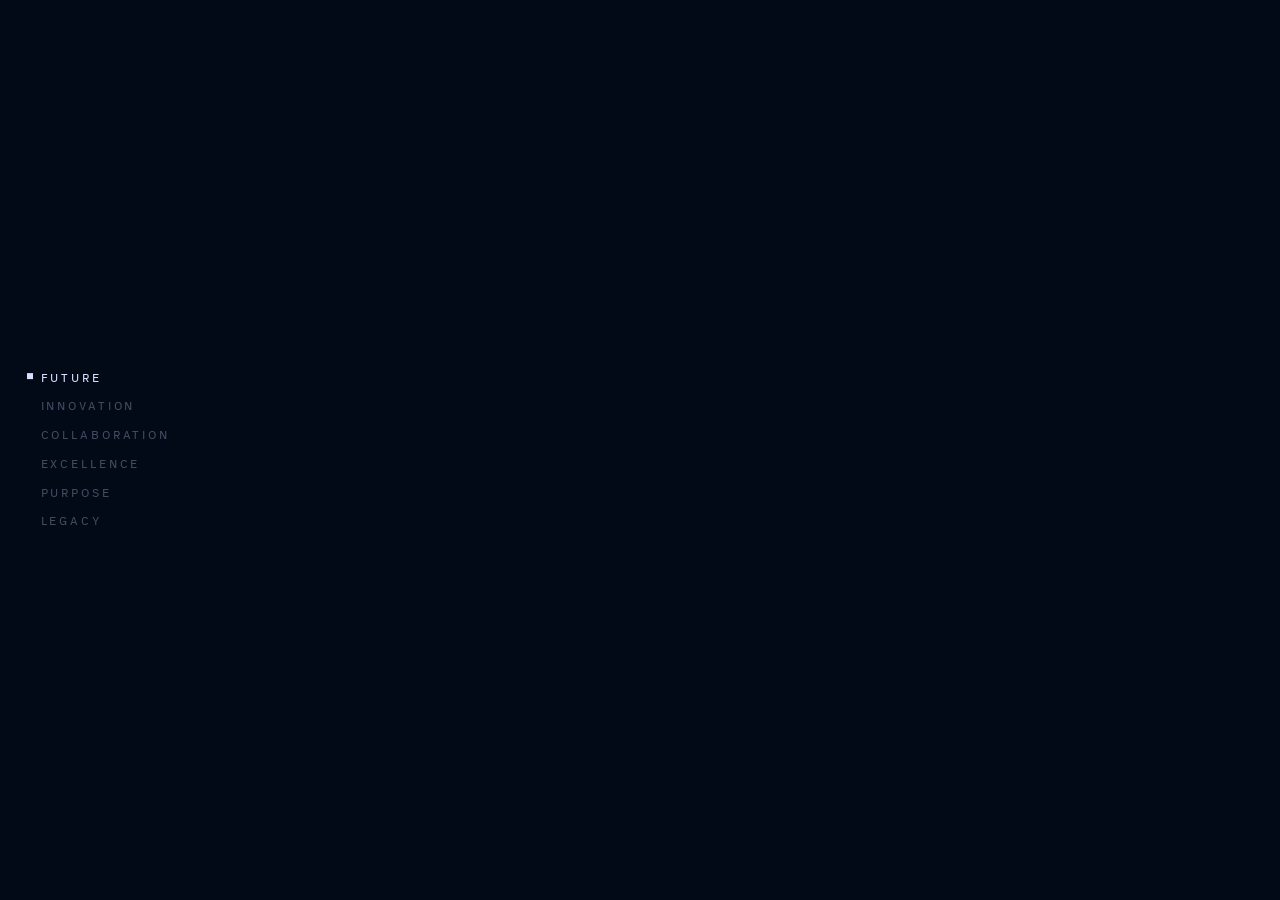
<file: static-preview/rendered-source.html>
<!DOCTYPE html><html lang="en-PK"><head><meta charset="utf-8"><meta name="viewport" content="width=device-width, initial-scale=1"><script src="https://www.googletagmanager.com/gtag/js?id=G-R5HTBMW0V3" async=""></script><script src="/gtag-init.js"></script><style>.center-wrapper[data-v-f17dfb82]{align-items:center;display:flex;height:100vh;justify-content:center;width:100vw}.flash-square[data-v-f17dfb82]{background-color:#d5e0ff;height:8px;top:50%;transform:translate(-50%,-50%);width:8px;z-index:1}.flash-square[data-v-f17dfb82],.progress-text[data-v-f17dfb82]{left:50%;opacity:0;position:absolute}.progress-text[data-v-f17dfb82]{top:0;transform:translate(-50%,-75%)}.loading-text[data-v-f17dfb82]{bottom:0;left:50%;opacity:0;position:absolute;transform:translate(-50%,75%)}svg[data-v-f17dfb82]{display:block;height:40px;width:auto}.cell[data-v-f17dfb82]{fill:#d5e0ff;transform-box:fill-box}.stroke[data-v-f17dfb82]{fill:none;stroke:#d5e0ff;stroke-width:1;stroke-linecap:butt;stroke-linejoin:miter;stroke-dasharray:1;stroke-dashoffset:1}.intro-sq rect[data-v-f17dfb82]{fill:#d5e0ff;opacity:0}.intro-sq[data-v-f17dfb82]{transform-origin:0 0}#sqT rect[data-v-f17dfb82],.intro-sq[data-v-f17dfb82]{transform-box:fill-box}#sqT rect[data-v-f17dfb82]{opacity:0;transform:scale(4);transform-origin:50% 50%}#sqB1 rect[data-v-f17dfb82],#sqB5 rect[data-v-f17dfb82],#sqH1 rect[data-v-f17dfb82],#sqH5 rect[data-v-f17dfb82],#sqN1 rect[data-v-f17dfb82],#sqN5 rect[data-v-f17dfb82],#sqO1 rect[data-v-f17dfb82],#sqO5 rect[data-v-f17dfb82],#sqU1 rect[data-v-f17dfb82],#sqU5 rect[data-v-f17dfb82],#sqW1 rect[data-v-f17dfb82],#sqW5 rect[data-v-f17dfb82]{opacity:0}#H_C1col[data-v-f17dfb82],#H_C5col[data-v-f17dfb82],#N_C1col[data-v-f17dfb82],#N_C5col[data-v-f17dfb82],#T_C3col[data-v-f17dfb82],#U_C1col[data-v-f17dfb82],#U_C5col[data-v-f17dfb82],#W_C1col[data-v-f17dfb82],#W_C5col[data-v-f17dfb82]{transform:scaleY(0);transform-origin:50% 50%}#H_C1row[data-v-f17dfb82],#U_E1row[data-v-f17dfb82],#W_E1row[data-v-f17dfb82]{transform:scaleX(0);transform-origin:0 50%}#T_A3row[data-v-f17dfb82]{transform:scaleX(0);transform-origin:50% 50%}#W_A3col[data-v-f17dfb82]{transform:scaleY(0);transform-origin:50% 0}#N_A5row[data-v-f17dfb82]{transform:scaleX(0);transform-origin:100% 50%}#O_triangle[data-v-f17dfb82]{fill:#d5e0ff;transform:scale(0);transform-box:fill-box;transform-origin:0 100%}.letters[data-v-f17dfb82]{opacity:0}.letters-animating .stroke[data-v-f17dfb82]{animation:draw-f17dfb82 1s cubic-bezier(.2,0,0,1) 0s forwards}.letters-animating #H_C1col[data-v-f17dfb82],.letters-animating #H_C5col[data-v-f17dfb82],.letters-animating #N_C1col[data-v-f17dfb82],.letters-animating #N_C5col[data-v-f17dfb82],.letters-animating #T_C3col[data-v-f17dfb82],.letters-animating #U_C1col[data-v-f17dfb82],.letters-animating #U_C5col[data-v-f17dfb82],.letters-animating #W_C1col[data-v-f17dfb82],.letters-animating #W_C5col[data-v-f17dfb82]{animation:colFrom1-f17dfb82 1s cubic-bezier(.2,0,0,1) 0s forwards}.letters-animating #H_C1row[data-v-f17dfb82]{animation:rowFrom1-f17dfb82 1s cubic-bezier(.2,0,0,1) 67ms forwards}.letters-animating #U_E1row[data-v-f17dfb82],.letters-animating #W_E1row[data-v-f17dfb82]{animation:rowFrom0-f17dfb82 1s cubic-bezier(.2,0,0,1) 0s forwards}.letters-animating #B_loopTop[data-v-f17dfb82]{animation:draw-f17dfb82 1s cubic-bezier(.2,0,0,1) 67ms forwards}.letters-animating #T_A3row[data-v-f17dfb82]{animation:rowFrom0-f17dfb82 1s cubic-bezier(.2,0,0,1) 67ms forwards}.letters-animating #W_A3col[data-v-f17dfb82]{animation:colFrom0-f17dfb82 1s cubic-bezier(.2,0,0,1) 0s forwards}.letters-animating #N_A5row[data-v-f17dfb82]{animation:rowFrom1-f17dfb82 1s cubic-bezier(.2,0,0,1) 67ms forwards}.letters-animating #O_triangle[data-v-f17dfb82]{animation:triGrow-f17dfb82 1s cubic-bezier(.2,0,0,1) 67ms forwards}.letters-animating .letters[data-v-f17dfb82]{animation:showLetters-f17dfb82 0s linear 0s forwards}@keyframes colFrom1-f17dfb82{0%{transform:scaleY(1)}to{transform:scaleY(5)}}@keyframes colFrom0-f17dfb82{0%{transform:scaleY(0)}to{transform:scaleY(5)}}@keyframes rowFrom1-f17dfb82{0%{transform:scaleX(1)}to{transform:scaleX(5)}}@keyframes rowFrom0-f17dfb82{0%{transform:scaleX(0)}to{transform:scaleX(5)}}@keyframes draw-f17dfb82{0%{stroke-dashoffset:1}to{stroke-dashoffset:0}}@keyframes triGrow-f17dfb82{0%{transform:scale(0)}to{transform:scale(1)}}@keyframes showLetters-f17dfb82{to{opacity:1}}</style><style>.beveled-box[data-v-9317ace3]{display:flex;position:relative}.beveled-box.has-border[data-v-9317ace3]{background:transparent}.beveled-box-content[data-v-9317ace3]{display:flex;height:100%;position:relative;width:100%;z-index:1}.border-svg[data-v-9317ace3]{height:100%;left:0;pointer-events:none;position:absolute;top:0;width:100%;z-index:2}</style><style>.transparent[data-v-acc11dbd]{-webkit-backdrop-filter:blur(20px);backdrop-filter:blur(20px);background-color:#d5e0ff0d;color:#d5e0ff}.solid-light[data-v-acc11dbd],.transparent__background[data-v-acc11dbd]{background-color:#d5e0ff}.solid-light[data-v-acc11dbd]{color:#020a19}.solid-dark[data-v-acc11dbd]{background-color:#020a19;color:#d5e0ff}</style><style>.opacity-hover[data-v-ba815286]{cursor:pointer;transition:opacity .33s linear}.opacity-hover[data-v-ba815286]:hover{opacity:1}.theme-light[data-v-ba815286]{background-color:#d5e0ff;color:#020a19}</style><style>.qrButton[data-v-1f97fa6a]{-webkit-backdrop-filter:blur(20px);backdrop-filter:blur(20px);background-color:#d5e0ff1a}</style><style>.fauxBorder[data-v-c2bbcbea]{background-color:#020a191a;height:1px;left:0;position:absolute;top:0;transform:translate(-10%);width:200vw}.question[data-v-c2bbcbea]{color:#020a1980}</style><style>.cardBackground[data-v-e42651b4]{-webkit-backdrop-filter:blur(20px);backdrop-filter:blur(20px);background:#d5e0ff0d}.fauxBorder[data-v-e42651b4]{background-color:#020a191a;height:1px;left:0;position:absolute;top:0;transform:translate(-10%);width:200vw}</style><link rel="stylesheet" href="/_nuxt/entry.B3VGTdCo.css" crossorigin=""><link rel="preload" href="/fonts/grotesk-bold.woff2" as="font" type="font/woff2" crossorigin=""><link rel="preload" href="/fonts/grotesk-regular.woff2" as="font" type="font/woff2" crossorigin=""><link rel="preload" href="/fonts/grotesk-light.woff2" as="font" type="font/woff2" crossorigin=""><link rel="preload" href="/fonts/commit-mono.otf" as="font" type="font/opentype" crossorigin=""><link rel="preload" href="/fonts/commit-mono-bold.ttf" as="font" type="font/truetype" crossorigin=""><link rel="preload" as="fetch" crossorigin="anonymous" href="/_payload.json?b86e74f0-2e60-498e-9f13-fb0e963d8aa3"><link rel="modulepreload" as="script" crossorigin="" href="/_nuxt/u1ipQrxM.js"><link rel="modulepreload" as="script" crossorigin="" href="/_nuxt/DFx-XpBD.js"><link rel="preload" as="fetch" fetchpriority="low" crossorigin="anonymous" href="/_nuxt/builds/meta/b86e74f0-2e60-498e-9f13-fb0e963d8aa3.json"><link rel="prefetch" as="script" crossorigin="" href="/_nuxt/651Dh9dk.js"><link rel="prefetch" as="script" crossorigin="" href="/_nuxt/0HLO-J_r.js"><link rel="prefetch" as="script" crossorigin="" href="/_nuxt/biq0egKh.js"><link rel="prefetch" as="script" crossorigin="" href="/_nuxt/ocXXpsJX.js"><link rel="prefetch" as="script" crossorigin="" href="/_nuxt/Bmtl4jgW.js"><link rel="prefetch" as="script" crossorigin="" href="/_nuxt/D9UjBbvm.js"><meta name="robots" content="index, follow, max-image-preview:large, max-snippet:-1, max-video-preview:-1"><meta name="description" content="Astra Urban Pakistan creates premium residential and commercial landmarks across Karachi, Lahore, Islamabad, and Rawalpindi."><meta property="og:description" content="Astra Urban Pakistan creates premium residential and commercial landmarks across Karachi, Lahore, Islamabad, and Rawalpindi."><meta property="og:image" content="https://astra-urban-pk.vercel.app/images/share_asset.jpg"><meta name="twitter:card" content="summary_large_image"><title>Astra Urban Pakistan | Premium Real Estate Developer</title><link rel="canonical" href="https://astra-urban-pk.vercel.app/"><link rel="icon" href="/images/favicon/favicon.ico" sizes="48x48"><link rel="icon" type="image/svg+xml" href="/images/favicon/favicon.svg"><link rel="icon" type="image/png" sizes="96x96" href="/images/favicon/favicon-96x96.png"><link rel="apple-touch-icon" href="/images/favicon/apple-touch-icon.png"><link rel="manifest" href="/images/favicon/site.webmanifest"><script type="module" src="/_nuxt/u1ipQrxM.js" crossorigin=""></script><link rel="modulepreload" as="script" crossorigin="" href="https://astraurban.pk/_nuxt/Cd0rH1_E.js"><link rel="modulepreload" as="script" crossorigin="" href="https://astraurban.pk/_nuxt/DGcN4sYQ.js"><link rel="stylesheet" crossorigin="" href="https://astraurban.pk/_nuxt/Hero.CJpCjsiN.css"><link rel="modulepreload" as="script" crossorigin="" href="https://astraurban.pk/_nuxt/IyVl1pMq.js"><link rel="stylesheet" crossorigin="" href="https://astraurban.pk/_nuxt/SplitCards.DVcS4QbS.css"><link rel="stylesheet" crossorigin="" href="https://astraurban.pk/_nuxt/about.BOtBY74m.css"><link rel="modulepreload" as="script" crossorigin="" href="https://astraurban.pk/_nuxt/BJMCwerj.js"><link rel="stylesheet" crossorigin="" href="https://astraurban.pk/_nuxt/_slug_.DNg8CGcY.css"><link rel="modulepreload" as="script" crossorigin="" href="https://astraurban.pk/_nuxt/DRfxYBn4.js"><link rel="stylesheet" crossorigin="" href="https://astraurban.pk/_nuxt/careers.DrExzu7e.css"><link rel="modulepreload" as="script" crossorigin="" href="https://astraurban.pk/_nuxt/CvQchuBp.js"><link rel="modulepreload" as="script" crossorigin="" href="https://astraurban.pk/_nuxt/JFwdWLci.js"><link rel="stylesheet" crossorigin="" href="https://astraurban.pk/_nuxt/File.BD0tAyrf.css"><link rel="stylesheet" crossorigin="" href="https://astraurban.pk/_nuxt/contact.C5QC25OE.css"><style type="text/css">.resize-observer[data-v-8859cc6c]{position:absolute;top:0;left:0;z-index:-1;width:100%;height:100%;border:none;background-color:transparent;pointer-events:none;display:block;overflow:hidden;opacity:0}.resize-observer[data-v-8859cc6c] object{display:block;position:absolute;top:0;left:0;height:100%;width:100%;overflow:hidden;pointer-events:none;z-index:-1}</style></head><body><!--teleport start anchor--><!----><!----><!----><!----><!----><!--teleport anchor--><!--teleport start anchor--><!--teleport anchor--><!--teleport start anchor--><!--teleport anchor--><!--teleport start anchor--><!--teleport anchor--><!--teleport start anchor--><!--teleport anchor--><div id="__nuxt"><!--[--><span class="nuxt-route-announcer" style="position: absolute;"><span role="alert" aria-live="polite" aria-atomic="false" style="border: 0px; clip: rect(0px, 0px, 0px, 0px); clip-path: inset(50%); height: 1px; width: 1px; overflow: hidden; position: absolute; white-space: nowrap; overflow-wrap: normal; margin: -1px; padding: 0px;">Astra Urban Pakistan | Premium Real Estate Developer</span></span><!----><div class="loader fixed inset-0 bg-dark-blue z-[1000] flex justify-center items-center" data-v-f17dfb82="" style="opacity: 0; visibility: hidden;"><div class="center-wrapper flex-col opacity-0 scale-75 md:scale-100 letters-animating" data-v-f17dfb82="" style="opacity: 1;"><div class="relative w-fit h-fit" data-v-f17dfb82=""><div class="progress-text text-11 leading-1 tracking-16 font-mono text-off-blue" data-v-f17dfb82="" style="opacity: 0; translate: none; rotate: none; scale: none; transform: translate(-100%, 0%) translate(-6.27—4px, -6.1875px); left: 102%;">100% </div><div class="flash-square" data-v-f17dfb82="" style="translate: none; rotate: none; scale: none; transform: translate(-50%, -50%); opacity: 1;"></div><svg xmlns="http://www.w3.org/2000/svg" viewBox="0 0 352 40" data-v-f17dfb82=""><g id="sqH1" class="intro-sq" style="--dx: 0px; translate: none; rotate: none; scale: none; transform-origin: 0px 0px;" data-v-f17dfb82="" data-svg-origin="0 16" transform="matrix(1,0,0,1,0,0)"><rect x="0" y="16" width="8" height="8" data-v-f17dfb82="" style="opacity: 1;"></rect></g><g id="sqH5" class="intro-sq" style="--dx: 3.333px; translate: none; rotate: none; scale: none; transform-origin: 0px 0px;" data-v-f17dfb82="" data-svg-origin="28.66699981689453 16" transform="matrix(1,0,0,1,3.333,0)"><rect x="28.667" y="16" width="8" height="8" data-v-f17dfb82="" style="opacity: 1;"></rect></g><g id="sqU1" class="intro-sq" style="--dx: -5.333px; translate: none; rotate: none; scale: none; transform-origin: 0px 0px;" data-v-f17dfb82="" data-svg-origin="57.33300018310547 16" transform="matrix(1,0,0,1,-5.333,0)"><rect x="57.333" y="16" width="8" height="8" data-v-f17dfb82="" style="opacity: 1;"></rect></g><g id="sqU5" class="intro-sq" style="--dx: -2px; translate: none; rotate: none; scale: none; transform-origin: 0px 0px;" data-v-f17dfb82="" data-svg-origin="86 16" transform="matrix(1,0,0,1,-2,0)"><rect x="86" y="16" width="8" height="8" data-v-f17dfb82="" style="opacity: 1;"></rect></g><g id="sqB1" class="intro-sq" style="--dx: -10.667px; translate: none; rotate: none; scale: none; transform-origin: 0px 0px;" data-v-f17dfb82="" data-svg-origin="114.66699981689453 16" transform="matrix(1,0,0,1,-10.667,0)"><rect x="114.667" y="16" width="8" height="8" data-v-f17dfb82="" style="opacity: 1;"></rect></g><g id="sqB5" class="intro-sq" style="--dx: -7.333px; translate: none; rotate: none; scale: none; transform-origin: 0px 0px;" data-v-f17dfb82="" data-svg-origin="143.33299255371094 16" transform="matrix(1,0,0,1,-7.333,0)"><rect x="143.333" y="16" width="8" height="8" data-v-f17dfb82="" style="opacity: 1;"></rect></g><g id="sqT" class="intro-sq" style="--dx: 0px; translate: none; rotate: none; scale: none; transform-origin: 0px 0px;" data-v-f17dfb82="" data-svg-origin="160 4" transform="matrix(1,0,0,1,0,0)"><rect x="172" y="16" width="8" height="8" data-v-f17dfb82=""></rect></g><g id="sqO1" class="intro-sq" style="--dx: 7.333px; translate: none; rotate: none; scale: none; transform-origin: 0px 0px;" data-v-f17dfb82="" data-svg-origin="200.66700744628906 16" transform="matrix(1,0,0,1,7.333,0)"><rect x="200.667" y="16" width="8" height="8" data-v-f17dfb82="" style="opacity: 1;"></rect></g><g id="sqO5" class="intro-sq" style="--dx: 10.667px; translate: none; rotate: none; scale: none; transform-origin: 0px 0px;" data-v-f17dfb82="" data-svg-origin="229.33299255371094 16" transform="matrix(1,0,0,1,10.667,0)"><rect x="229.333" y="16" width="8" height="8" data-v-f17dfb82="" style="opacity: 1;"></rect></g><g id="sqW1" class="intro-sq" style="--dx: 2px; translate: none; rotate: none; scale: none; transform-origin: 0px 0px;" data-v-f17dfb82="" data-svg-origin="258 16" transform="matrix(1,0,0,1,2,0)"><rect x="258" y="16" width="8" height="8" data-v-f17dfb82="" style="opacity: 1;"></rect></g><g id="sqW5" class="intro-sq" style="--dx: 5.333px; translate: none; rotate: none; scale: none; transform-origin: 0px 0px;" data-v-f17dfb82="" data-svg-origin="286.6669921875 16" transform="matrix(1,0,0,1,5.333,0)"><rect x="286.667" y="16" width="8" height="8" data-v-f17dfb82="" style="opacity: 1;"></rect></g><g id="sqN1" class="intro-sq" style="--dx: -3.333px; translate: none; rotate: none; scale: none; transform-origin: 0px 0px;" data-v-f17dfb82="" data-svg-origin="315.3330078—5 16" transform="matrix(1,0,0,1,-3.333,0)"><rect x="315.333" y="16" width="8" height="8" data-v-f17dfb82="" style="opacity: 1;"></rect></g><g id="sqN5" class="intro-sq" style="--dx: 0px; translate: none; rotate: none; scale: none; transform-origin: 0px 0px;" data-v-f17dfb82="" data-svg-origin="—4 16" transform="matrix(1,0,0,1,0,0)"><rect x="—4" y="16" width="8" height="8" data-v-f17dfb82="" style="opacity: 1;"></rect></g><g class="letters" data-v-f17dfb82=""><g transform="translate(0,0) scale(8)" data-v-f17dfb82=""><rect id="H_C1col" class="cell" x="0" y="2" width="1" height="1" data-v-f17dfb82=""></rect><rect id="H_C5col" class="cell" x="4" y="2" width="1" height="1" data-v-f17dfb82=""></rect><rect id="H_C1row" class="cell" x="0" y="2" width="1" height="1" data-v-f17dfb82=""></rect></g><g transform="translate(52,0) scale(8)" data-v-f17dfb82=""><rect id="U_C1col" class="cell" x="0" y="2" width="1" height="1" data-v-f17dfb82=""></rect><rect id="U_C5col" class="cell" x="4" y="2" width="1" height="1" data-v-f17dfb82=""></rect><rect id="U_E1row" class="cell" x="0" y="4" width="1" height="1" data-v-f17dfb82=""></rect></g><g transform="translate(104,0) scale(8)" data-v-f17dfb82=""><rect class="cell" x="0" y="2" width="1" height="1" data-v-f17dfb82=""></rect><rect class="cell" x="4" y="2" width="1" height="1" data-v-f17dfb82=""></rect><path id="B_mid" class="stroke" d="M0.5 2.5L4.5 2.5" pathLength="1" data-v-f17dfb82=""></path><path id="B_loopBottom" class="stroke" d="M4.5 2.5L4.5 4.5L0.5 4.5L0.5 2.5" pathLength="1" data-v-f17dfb82=""></path><path id="B_loopTop" class="stroke" d="M0.5 2.5L0.5 0.5L4.5 0.5L4.5 2.5" pathLength="1" data-v-f17dfb82=""></path></g><g transform="translate(156,0) scale(8)" data-v-f17dfb82=""><rect id="T_C3col" class="cell" x="2" y="2" width="1" height="1" data-v-f17dfb82=""></rect><rect id="T_A3row" class="cell" x="2" y="0" width="1" height="1" data-v-f17dfb82=""></rect></g><g transform="translate(2—,0) scale(8)" data-v-f17dfb82=""><rect class="cell" x="0" y="2" width="1" height="1" data-v-f17dfb82=""></rect><rect class="cell" x="4" y="2" width="1" height="1" data-v-f17dfb82=""></rect><path class="stroke" d="M0.5 2.5L0.5 4.5L4.5 4.5L4.5 2.5" pathLength="1" data-v-f17dfb82=""></path><path class="stroke" d="M4.5 2.5L4.5 0.5L0.5 0.5L0.5 2.5" pathLength="1" data-v-f17dfb82=""></path><path id="O_triangle" d="M0.5 1L0.5 5L5 5Z" data-v-f17dfb82=""></path></g><g transform="translate(260,0) scale(8)" data-v-f17dfb82=""><rect id="W_C1col" class="cell" x="0" y="2" width="1" height="1" data-v-f17dfb82=""></rect><rect id="W_C5col" class="cell" x="4" y="2" width="1" height="1" data-v-f17dfb82=""></rect><rect id="W_E1row" class="cell" x="0" y="4" width="1" height="1" data-v-f17dfb82=""></rect><rect id="W_A3col" class="cell" x="2" y="0" width="1" height="1" data-v-f17dfb82=""></rect></g><g transform="translate(3—,0) scale(8)" data-v-f17dfb82=""><rect id="N_C1col" class="cell" x="0" y="2" width="1" height="1" data-v-f17dfb82=""></rect><rect id="N_C5col" class="cell" x="4" y="2" width="1" height="1" data-v-f17dfb82=""></rect><rect id="N_A5row" class="cell" x="4" y="0" width="1" height="1" data-v-f17dfb82=""></rect></g></g></svg><div class="loading-text text-11 leading-1 tracking-16 uppercase font-mono text-off-blue" data-v-f17dfb82="" style="opacity: 0; translate: none; rotate: none; scale: none; transform: translate(0px, 6.1875px); left: 0%;"> Loading content </div><div class="flex flex-col gap-4 absolute bottom-0 left-0 translate-y-[150%] text-11 leading-1 tracking-16 uppercase font-mono text-off-blue" data-v-f17dfb82=""><span class="relative inline-block whitespace-nowrap overflow-hidden w-fit h-fit" manual-trigger="true" data-v-f17dfb82=""><span class="invisible hidden" aria-hidden="true"><!--[--> 100% Loaded <!--]--></span><span class="relative z-10"><span style="opacity: 1; display: inline-block; white-space: pre;">1</span><span style="opacity: 1; display: inline-block; white-space: pre;">0</span><span style="opacity: 1; display: inline-block; white-space: pre;">0</span><span style="opacity: 1; display: inline-block; white-space: pre;">%</span><span style="opacity: 1; display: inline-block; white-space: pre;"> </span><span style="opacity: 1; display: inline-block; white-space: pre;">L</span><span style="opacity: 1; display: inline-block; white-space: pre;">o</span><span style="opacity: 1; display: inline-block; white-space: pre;">a</span><span style="opacity: 1; display: inline-block; white-space: pre;">d</span><span style="opacity: 1; display: inline-block; white-space: pre;">e</span><span style="opacity: 1; display: inline-block; white-space: pre;">d</span></span><span class="absolute top-0 left-0 w-full h-full z-20 bg-off-blue text-dark-blue flex items-center" style="translate: none; rotate: none; scale: none; transform: translate(110%, 0%);">100% Loaded</span></span><span class="relative inline-block whitespace-nowrap overflow-hidden w-fit h-fit" manual-trigger="true" data-v-f17dfb82=""><span class="invisible hidden" aria-hidden="true"><!--[--> Ready to Explore <!--]--></span><span class="relative z-10"><span style="opacity: 1; display: inline-block; white-space: pre;">R</span><span style="opacity: 1; display: inline-block; white-space: pre;">e</span><span style="opacity: 1; display: inline-block; white-space: pre;">a</span><span style="opacity: 1; display: inline-block; white-space: pre;">d</span><span style="opacity: 1; display: inline-block; white-space: pre;">y</span><span style="opacity: 1; display: inline-block; white-space: pre;"> </span><span style="opacity: 1; display: inline-block; white-space: pre;">t</span><span style="opacity: 1; display: inline-block; white-space: pre;">o</span><span style="opacity: 1; display: inline-block; white-space: pre;"> </span><span style="opacity: 1; display: inline-block; white-space: pre;">E</span><span style="opacity: 1; display: inline-block; white-space: pre;">x</span><span style="opacity: 1; display: inline-block; white-space: pre;">p</span><span style="opacity: 1; display: inline-block; white-space: pre;">l</span><span style="opacity: 1; display: inline-block; white-space: pre;">o</span><span style="opacity: 1; display: inline-block; white-space: pre;">r</span><span style="opacity: 1; display: inline-block; white-space: pre;">e</span></span><span class="absolute top-0 left-0 w-full h-full z-20 bg-off-blue text-dark-blue flex items-center" style="translate: none; rotate: none; scale: none; transform: translate(110%, 0%);">Ready to Explore</span></span></div></div></div></div><div><!--[--><div class="flex flex-col items-center select-none touch-none gap-y-20 pointer-events-none" style="opacity: 1; position: absolute; user-select: none;" id="district-item-central-suburbs" draggable="false"><div class="relative w-40 h-40"><div class="w-full h-full relative" style="opacity: 0; visibility: hidden;"><div class="w-full h-full bg-off-blue scale-0 opacity-0 absolute left-1/2 top-1/2 -translate-x-1/2 -translate-y-1/2"></div><div class="w-full h-full absolute top-0 left-0 border-off-blue border-opacity-20 border" style="translate: none; rotate: none; scale: none; transform: scale(0, 0);"></div><div class="w-2 h-2 absolute top-0 left-0 -translate-y-1 -translate-x-1 bg-off-blue" style="opacity: 0; visibility: hidden;"></div><div class="w-2 h-2 absolute top-0 right-0 -translate-y-1 translate-x-1 bg-off-blue" style="opacity: 0; visibility: hidden;"></div><div class="w-2 h-2 absolute bottom-0 left-0 translate-y-1 -translate-x-1 bg-off-blue" style="opacity: 0; visibility: hidden;"></div><div class="w-2 h-2 absolute bottom-0 right-0 translate-y-1 translate-x-1 bg-off-blue" style="opacity: 0; visibility: hidden;"></div></div><div class="w-[0.313rem] h-[0.313rem] absolute top-1/2 left-1/2 -translate-y-1/2 -translate-x-1/2 bg-off-blue" style="opacity: 0; visibility: hidden;"></div></div><div class="relative top-full flex flex-col items-center gap-y-8"><div class="flex relative p-4"><div class="w-full h-full absolute left-0 top-0 bg-off-blue" style="width: 0px; opacity: 0; visibility: hidden;"></div><span class="relative whitespace-nowrap font-mono text-11 leading-1.2 tracking-8 text-dark-blue text-nowrap uppercase" style="display: inline-block; opacity: 0; visibility: hidden;"><span class="invisible inline-block" aria-hidden="true"><!--[-->09 PROJECTS<!--]--></span><span class="absolute inset-0"></span></span></div><span class="text-16 font-bold leading-0.8 tracking-4 uppercase text-off-blue text-nowrap"><span class="relative whitespace-nowrap uppercase" style="display: inline-block; opacity: 0; visibility: hidden;"><span class="invisible inline-block" aria-hidden="true"><!--[-->Islamabad<!--]--></span><span class="absolute inset-0"></span></span></span></div></div><div class="flex flex-col items-center select-none touch-none gap-y-20 pointer-events-none" style="opacity: 1; position: absolute; user-select: none;" id="district-item-south-mumbai" draggable="false"><div class="relative w-40 h-40"><div class="w-full h-full relative" style="opacity: 0; visibility: hidden;"><div class="w-full h-full bg-off-blue scale-0 opacity-0 absolute left-1/2 top-1/2 -translate-x-1/2 -translate-y-1/2"></div><div class="w-full h-full absolute top-0 left-0 border-off-blue border-opacity-20 border" style="translate: none; rotate: none; scale: none; transform: scale(0, 0);"></div><div class="w-2 h-2 absolute top-0 left-0 -translate-y-1 -translate-x-1 bg-off-blue" style="opacity: 0; visibility: hidden;"></div><div class="w-2 h-2 absolute top-0 right-0 -translate-y-1 translate-x-1 bg-off-blue" style="opacity: 0; visibility: hidden;"></div><div class="w-2 h-2 absolute bottom-0 left-0 translate-y-1 -translate-x-1 bg-off-blue" style="opacity: 0; visibility: hidden;"></div><div class="w-2 h-2 absolute bottom-0 right-0 translate-y-1 translate-x-1 bg-off-blue" style="opacity: 0; visibility: hidden;"></div></div><div class="w-[0.313rem] h-[0.313rem] absolute top-1/2 left-1/2 -translate-y-1/2 -translate-x-1/2 bg-off-blue" style="opacity: 0; visibility: hidden;"></div></div><div class="relative top-full flex flex-col items-center gap-y-8"><div class="flex relative p-4"><div class="w-full h-full absolute left-0 top-0 bg-off-blue" style="width: 0px; opacity: 0; visibility: hidden;"></div><span class="relative whitespace-nowrap font-mono text-11 leading-1.2 tracking-8 text-dark-blue text-nowrap uppercase" style="display: inline-block; opacity: 0; visibility: hidden;"><span class="invisible inline-block" aria-hidden="true"><!--[-->— PROJECTS<!--]--></span><span class="absolute inset-0"></span></span></div><span class="text-16 font-bold leading-0.8 tracking-4 uppercase text-off-blue text-nowrap"><span class="relative whitespace-nowrap uppercase" style="display: inline-block; opacity: 0; visibility: hidden;"><span class="invisible inline-block" aria-hidden="true"><!--[-->Karachi<!--]--></span><span class="absolute inset-0"></span></span></span></div></div><div class="flex flex-col items-center select-none touch-none gap-y-20 pointer-events-none" style="opacity: 1; position: absolute; user-select: none;" id="district-item-western-suburbs" draggable="false"><div class="relative w-40 h-40"><div class="w-full h-full relative" style="opacity: 0; visibility: hidden;"><div class="w-full h-full bg-off-blue scale-0 opacity-0 absolute left-1/2 top-1/2 -translate-x-1/2 -translate-y-1/2"></div><div class="w-full h-full absolute top-0 left-0 border-off-blue border-opacity-20 border" style="translate: none; rotate: none; scale: none; transform: scale(0, 0);"></div><div class="w-2 h-2 absolute top-0 left-0 -translate-y-1 -translate-x-1 bg-off-blue" style="opacity: 0; visibility: hidden;"></div><div class="w-2 h-2 absolute top-0 right-0 -translate-y-1 translate-x-1 bg-off-blue" style="opacity: 0; visibility: hidden;"></div><div class="w-2 h-2 absolute bottom-0 left-0 translate-y-1 -translate-x-1 bg-off-blue" style="opacity: 0; visibility: hidden;"></div><div class="w-2 h-2 absolute bottom-0 right-0 translate-y-1 translate-x-1 bg-off-blue" style="opacity: 0; visibility: hidden;"></div></div><div class="w-[0.313rem] h-[0.313rem] absolute top-1/2 left-1/2 -translate-y-1/2 -translate-x-1/2 bg-off-blue" style="opacity: 0; visibility: hidden;"></div></div><div class="relative top-full flex flex-col items-center gap-y-8"><div class="flex relative p-4"><div class="w-full h-full absolute left-0 top-0 bg-off-blue" style="width: 0px; opacity: 0; visibility: hidden;"></div><span class="relative whitespace-nowrap font-mono text-11 leading-1.2 tracking-8 text-dark-blue text-nowrap uppercase" style="display: inline-block; opacity: 0; visibility: hidden;"><span class="invisible inline-block" aria-hidden="true"><!--[-->18 PROJECTS<!--]--></span><span class="absolute inset-0"></span></span></div><span class="text-16 font-bold leading-0.8 tracking-4 uppercase text-off-blue text-nowrap"><span class="relative whitespace-nowrap uppercase" style="display: inline-block; opacity: 0; visibility: hidden;"><span class="invisible inline-block" aria-hidden="true"><!--[-->Lahore<!--]--></span><span class="absolute inset-0"></span></span></span></div></div><div class="flex flex-col items-center select-none touch-none gap-y-20 pointer-events-none" style="opacity: 1; position: absolute; user-select: none;" id="district-item-thane" draggable="false"><div class="relative w-40 h-40"><div class="w-full h-full relative" style="opacity: 0; visibility: hidden;"><div class="w-full h-full bg-off-blue scale-0 opacity-0 absolute left-1/2 top-1/2 -translate-x-1/2 -translate-y-1/2"></div><div class="w-full h-full absolute top-0 left-0 border-off-blue border-opacity-20 border" style="translate: none; rotate: none; scale: none; transform: scale(0, 0);"></div><div class="w-2 h-2 absolute top-0 left-0 -translate-y-1 -translate-x-1 bg-off-blue" style="opacity: 0; visibility: hidden;"></div><div class="w-2 h-2 absolute top-0 right-0 -translate-y-1 translate-x-1 bg-off-blue" style="opacity: 0; visibility: hidden;"></div><div class="w-2 h-2 absolute bottom-0 left-0 translate-y-1 -translate-x-1 bg-off-blue" style="opacity: 0; visibility: hidden;"></div><div class="w-2 h-2 absolute bottom-0 right-0 translate-y-1 translate-x-1 bg-off-blue" style="opacity: 0; visibility: hidden;"></div></div><div class="w-[0.313rem] h-[0.313rem] absolute top-1/2 left-1/2 -translate-y-1/2 -translate-x-1/2 bg-off-blue" style="opacity: 0; visibility: hidden;"></div></div><div class="relative top-full flex flex-col items-center gap-y-8"><div class="flex relative p-4"><div class="w-full h-full absolute left-0 top-0 bg-off-blue" style="width: 0px; opacity: 0; visibility: hidden;"></div><span class="relative whitespace-nowrap font-mono text-11 leading-1.2 tracking-8 text-dark-blue text-nowrap uppercase" style="display: inline-block; opacity: 0; visibility: hidden;"><span class="invisible inline-block" aria-hidden="true"><!--[-->06 PROJECTS<!--]--></span><span class="absolute inset-0"></span></span></div><span class="text-16 font-bold leading-0.8 tracking-4 uppercase text-off-blue text-nowrap"><span class="relative whitespace-nowrap uppercase" style="display: inline-block; opacity: 0; visibility: hidden;"><span class="invisible inline-block" aria-hidden="true"><!--[-->Rawalpindi<!--]--></span><span class="absolute inset-0"></span></span></span></div></div><!--]--><div style="width:100%;height:100%;position:fixed;top:0;left:0;z-index:0;"><div style="width:100%;height:100%;filter:none;"><canvas data-engine="three.js r179" width="1440" height="900" style="display: block; width: 1440px; height: 900px; touch-action: none;"></canvas></div><!--[--><div class="absolute inset-0 w-full h-full bg-dark-blue pointer-events-none" style="opacity:0;"><!----></div><!--]--></div></div><div class="lenis"><div><!--[--><div id="map" class="w-full h-full absolute" style="touch-action: none;"></div><div class="page"><div><div class="flex flex-col overflow-hidden"><div class="hidden sm:flex flex-col fixed top-1/2 -translate-y-1/2 z-10 left-[0.625rem] sm:left-[2.5rem] gap-y-4"><!--[--><div class="cursor-pointer flex relative pl-14 py-10"><div class="absolute w-8 h-8 flex left-0 -translate-x-1/2" style="opacity: 1; visibility: inherit;"><div class="w-full h-full bg-off-blue"></div></div><span class="text-— font-regular leading-0.9 tracking-24 uppercase text-off-blue"><span class="relative whitespace-nowrap uppercase block" style="display: inline-block; translate: none; rotate: none; scale: none; visibility: inherit; transform: translate(0px, 0px);"><span class="invisible inline-block" aria-hidden="true"><!--[-->Future<!--]--></span><span class="absolute inset-0">Future</span></span></span></div><div class="cursor-pointer flex relative pl-14 py-10"><div class="absolute w-8 h-8 flex left-0 -translate-x-1/2" style="translate: none; rotate: none; scale: none; transform: translate(-50%, 0%) scale(0, 0); opacity: 1; visibility: inherit;"><div class="w-full h-full bg-off-blue"></div></div><span class="text-— font-regular leading-0.9 tracking-24 uppercase text-off-blue"><span class="relative whitespace-nowrap uppercase block" style="display: inline-block; translate: none; rotate: none; scale: none; opacity: 0.3; visibility: inherit; transform: translate(0px, 0px);"><span class="invisible inline-block" aria-hidden="true"><!--[-->Innovation<!--]--></span><span class="absolute inset-0">Innovation</span></span></span></div><div class="cursor-pointer flex relative pl-14 py-10"><div class="absolute w-8 h-8 flex left-0 -translate-x-1/2" style="translate: none; rotate: none; scale: none; transform: translate(-50%, 0%) scale(0, 0); opacity: 1; visibility: inherit;"><div class="w-full h-full bg-off-blue"></div></div><span class="text-— font-regular leading-0.9 tracking-24 uppercase text-off-blue"><span class="relative whitespace-nowrap uppercase block" style="display: inline-block; translate: none; rotate: none; scale: none; opacity: 0.3; visibility: inherit; transform: translate(0px, 0px);"><span class="invisible inline-block" aria-hidden="true"><!--[-->Collaboration<!--]--></span><span class="absolute inset-0">Collaboration</span></span></span></div><div class="cursor-pointer flex relative pl-14 py-10"><div class="absolute w-8 h-8 flex left-0 -translate-x-1/2" style="translate: none; rotate: none; scale: none; transform: translate(-50%, 0%) scale(0, 0); opacity: 1; visibility: inherit;"><div class="w-full h-full bg-off-blue"></div></div><span class="text-— font-regular leading-0.9 tracking-24 uppercase text-off-blue"><span class="relative whitespace-nowrap uppercase block" style="display: inline-block; translate: none; rotate: none; scale: none; opacity: 0.3; visibility: inherit; transform: translate(0px, 0px);"><span class="invisible inline-block" aria-hidden="true"><!--[-->Excellence<!--]--></span><span class="absolute inset-0">Excellence</span></span></span></div><div class="cursor-pointer flex relative pl-14 py-10"><div class="absolute w-8 h-8 flex left-0 -translate-x-1/2" style="translate: none; rotate: none; scale: none; transform: translate(-50%, 0%) scale(0, 0); opacity: 1; visibility: inherit;"><div class="w-full h-full bg-off-blue"></div></div><span class="text-— font-regular leading-0.9 tracking-24 uppercase text-off-blue"><span class="relative whitespace-nowrap uppercase block" style="display: inline-block; translate: none; rotate: none; scale: none; opacity: 0.3; visibility: inherit; transform: translate(0px, 0px);"><span class="invisible inline-block" aria-hidden="true"><!--[-->Purpose<!--]--></span><span class="absolute inset-0">Purpose</span></span></span></div><div class="cursor-pointer flex relative pl-14 py-10"><div class="absolute w-8 h-8 flex left-0 -translate-x-1/2" style="translate: none; rotate: none; scale: none; transform: translate(-50%, 0%) scale(0, 0); opacity: 1; visibility: inherit;"><div class="w-full h-full bg-off-blue"></div></div><span class="text-— font-regular leading-0.9 tracking-24 uppercase text-off-blue"><span class="relative whitespace-nowrap uppercase block" style="display: inline-block; translate: none; rotate: none; scale: none; opacity: 0.3; visibility: inherit; transform: translate(0px, 0px);"><span class="invisible inline-block" aria-hidden="true"><!--[-->Legacy<!--]--></span><span class="absolute inset-0">Legacy</span></span></span></div><!--]--></div><div class="beveled-box flex-1 m-[0.625rem] md:m-[2.5rem] h-[calc(100dvh-0.625rem*2)] md:h-[calc(100dvh-2.5rem*2)] max-h-[calc(100dvh-0.625rem*2)] md:max-h-[calc(100dvh-2.5rem*2)] has-border flex-1 m-[0.625rem] md:m-[2.5rem] h-[calc(100dvh-0.625rem*2)] md:h-[calc(100dvh-2.5rem*2)] max-h-[calc(100dvh-0.625rem*2)] md:max-h-[calc(100dvh-2.5rem*2)]" data-v-9317ace3="" style="clip-path: url(&quot;#bevel-4ywvfbr61&quot;);"><div class="beveled-box-content" style="clip-path: url(&quot;#bevel-inner-xm439kwhf&quot;);" data-v-9317ace3=""><!--[--><div class="absolute top-0 left-0 w-full px-28 sm:px-32 py-18 sm:py-32 pointer-events-none z-[9999]" aria-label="Main site navigation"><div class="flex items-center justify-between"><a aria-current="page" href="/" class="router-link-active router-link-exact-active w-fit sm:w-1/3 pointer-events-auto sm:w-auto flex justify-center sm:justify-start" aria-label="homepage"><svg xmlns="http://www.w3.org/2000/svg" fill="none" viewBox="0 0 186 20" class="w-[11.625rem] h-[1.25rem] hidden sm:block text-off-blue overflow-hidden"><path fill="#D5E0FF" d="M0 0h4.043v20H0zM16.174 0h4.043v20h-4.043zM0 0h20.217v4.043H0zM4.043 8h12.131v4.043H4.043zM28.304 0h20.217v4.043H28.304zM28.304 4.043h4.043V8H28.304zM28.304 8h20.217v4.043H28.304zM44.478 12.043h4.043V15.957h-4.043zM28.304 15.957h20.217V20H28.304zM56.608 0h20.217v4.043H56.608zM64.695 4.043h4.043V20h-4.043zM84.912 0h4.043v20H84.912zM84.912 0h16.174v4.043H84.912zM97.043 0h4.043v12.043h-4.043zM84.912 8h16.174v4.043H84.912zM92.999 12.043h4.043V20h-4.043zM97.043 15.957h8.086V20h-8.086zM113.216 0h4.043v20H113.216zM129.39 0h4.043v20h-4.043zM113.216 0h20.217v4.043H113.216zM117.259 8h12.131v4.043H117.259z"></path></svg><svg xmlns="http://www.w3.org/2000/svg" fill="none" viewBox="0 0 32 32" class="w-[2rem] h-[2rem] sm:hidden text-off-blue"><path fill="currentColor" d="M32 32H0V0h32zm-6.396-6.4V6.402h-19.2l19.2 19.2Z"></path></svg></a><div class="absolute top-10 md:top-16 right-10 md:right-16 flex z-10 pointer-events-auto items-center"><div class="text-white mr-24 hidden md:flex gap-16 text-— tracking-16 uppercase"><a href="/about" class="font-mono text-off-blue" title="About Us"><span class="sr-only">About Us</span><span class="relative whitespace-nowrap" style="display:inline-block;" aria-hidden="true"><span class="invisible inline-block" aria-hidden="true"><!--[--> About <!--]--></span><span class="absolute inset-0">About</span></span></a><a href="/projects" class="font-mono text-off-blue" title="Careers"><span class="sr-only">Projects</span><span class="relative whitespace-nowrap" style="display:inline-block;" aria-hidden="true"><span class="invisible inline-block" aria-hidden="true"><!--[--> Projects <!--]--></span><span class="absolute inset-0">Projects</span></span></a><a href="/careers" class="font-mono text-off-blue" title="Careers"><span class="sr-only">Careers</span><span class="relative whitespace-nowrap" style="display:inline-block;" aria-hidden="true"><span class="invisible inline-block" aria-hidden="true"><!--[--> Careers <!--]--></span><span class="absolute inset-0">Careers</span></span></a><a href="/contact" class="font-mono text-off-blue" title="Contact Us"><span class="sr-only">Contact Us</span><span class="relative whitespace-nowrap" style="display:inline-block;" aria-hidden="true"><span class="invisible inline-block" aria-hidden="true"><!--[--> Contact <!--]--></span><span class="absolute inset-0">Contact</span></span></a><a href="/news" class="font-mono text-off-blue" title="News"><span class="sr-only">News</span><span class="relative whitespace-nowrap" style="display:inline-block;" aria-hidden="true"><span class="invisible inline-block" aria-hidden="true"><!--[--> News <!--]--></span><span class="absolute inset-0">News</span></span></a></div><div class="pointer-events-auto flex" style="opacity: 1; translate: none; rotate: none; scale: none; transform: translate(0px, 0px);"><div class="relative" style="opacity:1;" data-v-acc11dbd=""><svg class="absolute inset-0 w-full h-full pointer-events-none z-10" style="opacity:0;transition:opacity 0.1s;" viewBox="0 0 87.359375 40.796875" fill="none" xmlns="http://www.w3.org/2000/svg" preserveAspectRatio="none" data-v-acc11dbd=""><path d="M 43.6796875,0 L 87.359375,0 Q 87.359375,0 87.359375,0 L 87.359375,40.796875 Q 87.359375,40.796875 87.359375,40.796875 L 16.31875,40.796875 Q 14.1973—5,40.796875 13.055000000000001,39.70351875 L 1.0933562500000003,27.741875 Q 0,26.599562499999998 0,24.478—5 L 0,4 Q 0,0 4,0 L 43.6796875,0" stroke="#D5E0FF" stroke-width="0" stroke-linecap="butt" stroke-linejoin="round" fill="none" opacity="0.15" data-v-acc11dbd="" style="stroke-dashoffset: 0px; stroke-dasharray: 40, 83.0715;"></path><path d="M 43.6796875,0 L 87.359375,0 Q 87.359375,0 87.359375,0 L 87.359375,40.796875 Q 87.359375,40.796875 87.359375,40.796875 L 16.31875,40.796875 Q 14.1973—5,40.796875 13.055000000000001,39.70351875 L 1.0933562500000003,27.741875 Q 0,26.599562499999998 0,24.478—5 L 0,4 Q 0,0 4,0 L 43.6796875,0" stroke="#D5E0FF" stroke-width="0" stroke-linecap="butt" stroke-linejoin="round" fill="none" opacity="0.15" data-v-acc11dbd="" style="stroke-dashoffset: -—3px; stroke-dasharray: 40, 83.0715;"></path></svg><button class="m-0 p-0 bg-none border-none focus:outline-none" data-v-acc11dbd=""><!--[--><div class="beveled-box" data-v-acc11dbd="" data-v-9317ace3="" style="clip-path: url(&quot;#bevel-9oz7imrs9&quot;);"><div class="beveled-box-content" style="" data-v-9317ace3=""><!--[--><div class="flex justify-center items-center gap-8 px-28 font-bold text-11 sm:text-— leading-1.2 tracking-16 uppercase transparent py-20" data-v-acc11dbd=""><div data-icon-animate="" class="relative w-8 h-—" data-v-acc11dbd=""><div class="absolute w-4 h-4 top-0 left-0 bg-[currentColor]" style="translate: none; rotate: none; scale: none; transform: translate(0px, 0px);"></div><div class="absolute opacity-0 w-4 h-4 top-0 right-0 bg-[currentColor]"></div><div class="absolute opacity-0 w-4 h-4 left-0 top-[50%] -translate-y-1/2 bg-[currentColor]"></div><div class="absolute w-4 h-4 right-0 top-[50%] -translate-y-1/2 bg-[currentColor]" style="translate: none; rotate: none; scale: none; transform: translate(0%, -50%);"></div><div class="absolute w-4 h-4 bottom-0 left-0 bg-[currentColor]" style="translate: none; rotate: none; scale: none; transform: translate(0px, 0px);"></div><div class="absolute opacity-0 w-4 h-4 bottom-0 right-0 bg-[currentColor]"></div></div><span class="relative whitespace-nowrap" style="display:inline-block;" data-v-acc11dbd=""><span class="invisible inline-block" aria-hidden="true"><!--[--><!--[--> Login <!--]--><!--]--></span><span class="absolute inset-0">Login</span></span><div class="transparent__background absolute top-0 left-0 w-full h-full bg-off-white opacity-0 -z-1" data-v-acc11dbd=""></div></div><!--]--></div><!----><div class="absolute bottom-0 left-0 w-full" data-v-9317ace3=""><!----></div><!--[--><!--]--></div><!--]--></button></div><div class="relative" style="opacity:1;" data-v-acc11dbd=""><svg class="absolute inset-0 w-full h-full pointer-events-none z-10" style="opacity:0;transition:opacity 0.1s;" viewBox="0 0 88.46875 40.796875" fill="none" xmlns="http://www.w3.org/2000/svg" preserveAspectRatio="none" data-v-acc11dbd=""><path d="M 44.2—375,0.5 L 72.05,0.5 Q 74.1194375,0.5 75.23375,1.56655625 L 86.90219375,13.235000000000001 Q 87.96875,14.—93—500000002 87.96875,16.418750000000003 L 87.96875,36.296875 Q 87.96875,40.296875 83.96875,40.296875 L 0.5,40.296875 Q 0.5,40.296875 0.5,40.296875 L 0.5,0.5 Q 0.5,0.5 0.5,0.5 L 44.2—375,0.5" stroke="#D5E0FF" stroke-width="1" stroke-linecap="butt" stroke-linejoin="round" fill="none" opacity="0.15" data-v-acc11dbd="" style="stroke-dashoffset: 0px; stroke-dasharray: 40, 82.287;"></path><path d="M 44.2—375,0.5 L 72.05,0.5 Q 74.1194375,0.5 75.23375,1.56655625 L 86.90219375,13.235000000000001 Q 87.96875,14.—93—500000002 87.96875,16.418750000000003 L 87.96875,36.296875 Q 87.96875,40.296875 83.96875,40.296875 L 0.5,40.296875 Q 0.5,40.296875 0.5,40.296875 L 0.5,0.5 Q 0.5,0.5 0.5,0.5 L 44.2—375,0.5" stroke="#D5E0FF" stroke-width="1" stroke-linecap="butt" stroke-linejoin="round" fill="none" opacity="0.15" data-v-acc11dbd="" style="stroke-dashoffset: -—2px; stroke-dasharray: 40, 82.287;"></path></svg><button class="m-0 p-0 bg-none border-none focus:outline-none" data-v-acc11dbd=""><!--[--><div class="beveled-box" data-v-acc11dbd="" data-v-9317ace3="" style="clip-path: url(&quot;#bevel-1oho8ivh9&quot;);"><div class="beveled-box-content" style="" data-v-9317ace3=""><!--[--><div class="flex justify-center items-center gap-8 px-28 font-bold text-11 sm:text-— leading-1.2 tracking-16 uppercase solid-light py-20" data-v-acc11dbd=""><div data-icon-animate="" class="relative w-— h-—" data-v-acc11dbd=""><div class="absolute w-4 h-4 top-0 left-0 bg-[currentColor]" style="translate: none; rotate: none; scale: none; transform: translate(0px, 0px);"></div><div class="absolute w-4 h-4 top-0 right-0 bg-[currentColor]" style="translate: none; rotate: none; scale: none; transform: translate(0px, 0px);"></div><div class="absolute w-4 h-4 bottom-0 left-0 bg-[currentColor]" style="translate: none; rotate: none; scale: none; transform: translate(0px, 0px);"></div><div class="absolute w-4 h-4 bottom-0 right-0 bg-[currentColor]" style="translate: none; rotate: none; scale: none; transform: translate(0px, 0px);"></div></div><span class="relative whitespace-nowrap" style="display:inline-block;" data-v-acc11dbd=""><span class="invisible inline-block" aria-hidden="true"><!--[--><!--[--> Menu <!--]--><!--]--></span><span class="absolute inset-0">Menu</span></span><div class="transparent__background absolute top-0 left-0 w-full h-full bg-off-white opacity-0 -z-1" data-v-acc11dbd=""></div></div><!--]--></div><!----><div class="absolute bottom-0 left-0 w-full" data-v-9317ace3=""><!----></div><!--[--><!--]--></div><!--]--></button></div></div></div></div></div><div class="js-page-scroll | relative w-full h-full overflow-y-scroll overflow-x-hidden lenis"><div class="relative mb-[calc(0.625rem*2)] md:mb-[calc(2.5rem*2)] w-full"><!--[--><div class="relative pointer-events-none h-[400vh] | js-home:first js-home:section" data-trigger-start="-420" data-trigger-end="2730" id="home-section-0"><div id="" class="absolute bottom-0 w-full h-40 pointer-events-none"></div><div class="sticky pointer-events-none top-0 w-full h-[100vh] flex justify-center items-center"><!--[--><div class="fixed top-0 w-full pb-[7rem] md:pb-[7.5rem] px-36 md:px-40 h-full text-off-blue flex items-end"><div class="flex flex-col w-full h-auto sm:items-center"><div class="sm:hidden gap-x-8 flex mb-32" style="opacity: 1; visibility: inherit;"><div class="w-8 h-8 bg-off-blue"></div><span class="text-11 leading-0.9 tracking-24 uppercase text-off-blue">Future</span></div><div class="mb-14 sm:mb-24 text-32 sm:text-40 sm:text-center leading-1 tracking-4 uppercase font-bold text-off-blue" aria-label="We build  the future  of real estate"><div aria-hidden="true" style="position: relative; display: inline-block;"><div aria-hidden="true" style="position: relative; display: inline-block; opacity: 1; visibility: inherit;">W</div><div aria-hidden="true" style="position: relative; display: inline-block; opacity: 1; visibility: inherit;">e</div></div> <div aria-hidden="true" style="position: relative; display: inline-block;"><div aria-hidden="true" style="position: relative; display: inline-block; opacity: 1; visibility: inherit;">b</div><div aria-hidden="true" style="position: relative; display: inline-block; opacity: 1; visibility: inherit;">u</div><div aria-hidden="true" style="position: relative; display: inline-block; opacity: 1; visibility: inherit;">i</div><div aria-hidden="true" style="position: relative; display: inline-block; opacity: 1; visibility: inherit;">l</div><div aria-hidden="true" style="position: relative; display: inline-block; opacity: 1; visibility: inherit;">d</div></div> <br class="sm:hidden"> <div aria-hidden="true" style="position: relative; display: inline-block;"><div aria-hidden="true" style="position: relative; display: inline-block; opacity: 1; visibility: inherit;">t</div><div aria-hidden="true" style="position: relative; display: inline-block; opacity: 1; visibility: inherit;">h</div><div aria-hidden="true" style="position: relative; display: inline-block; opacity: 1; visibility: inherit;">e</div></div> <div aria-hidden="true" style="position: relative; display: inline-block;"><div aria-hidden="true" style="position: relative; display: inline-block; opacity: 1; visibility: inherit;">f</div><div aria-hidden="true" style="position: relative; display: inline-block; opacity: 1; visibility: inherit;">u</div><div aria-hidden="true" style="position: relative; display: inline-block; opacity: 1; visibility: inherit;">t</div><div aria-hidden="true" style="position: relative; display: inline-block; opacity: 1; visibility: inherit;">u</div><div aria-hidden="true" style="position: relative; display: inline-block; opacity: 1; visibility: inherit;">r</div><div aria-hidden="true" style="position: relative; display: inline-block; opacity: 1; visibility: inherit;">e</div></div> <br> <div aria-hidden="true" style="position: relative; display: inline-block;"><div aria-hidden="true" style="position: relative; display: inline-block; opacity: 1; visibility: inherit;">o</div><div aria-hidden="true" style="position: relative; display: inline-block; opacity: 1; visibility: inherit;">f</div></div> <div aria-hidden="true" style="position: relative; display: inline-block;"><div aria-hidden="true" style="position: relative; display: inline-block; opacity: 1; visibility: inherit;">r</div><div aria-hidden="true" style="position: relative; display: inline-block; opacity: 1; visibility: inherit;">e</div><div aria-hidden="true" style="position: relative; display: inline-block; opacity: 1; visibility: inherit;">a</div><div aria-hidden="true" style="position: relative; display: inline-block; opacity: 1; visibility: inherit;">l</div></div> <div aria-hidden="true" style="position: relative; display: inline-block;"><div aria-hidden="true" style="position: relative; display: inline-block; opacity: 1; visibility: inherit;">e</div><div aria-hidden="true" style="position: relative; display: inline-block; opacity: 1; visibility: inherit;">s</div><div aria-hidden="true" style="position: relative; display: inline-block; opacity: 1; visibility: inherit;">t</div><div aria-hidden="true" style="position: relative; display: inline-block; opacity: 1; visibility: inherit;">a</div><div aria-hidden="true" style="position: relative; display: inline-block; opacity: 1; visibility: inherit;">t</div><div aria-hidden="true" style="position: relative; display: inline-block; opacity: 1; visibility: inherit;">e</div></div></div><span class="mb-0 sm:mb-32 sm:max-w-[72%] md:max-w-[32%] sm:text-center text-14 sm:text-16 leading-1.6 -tracking-2 font-light text-off-blue opacity-60" aria-label="Astra Urban creates thoughtful residential, commercial and mixed-use developments across Pakistan — from concept to completion, for communities that endure."><div aria-hidden="true" style="position: relative; display: block; text-align: center; translate: none; rotate: none; scale: none; transform: translate(0px, 0px); opacity: 1; visibility: inherit;">For over 40 years, Astra Urban has created some of Pakistan's most innovative real estate </div><div aria-hidden="true" style="position: relative; display: block; text-align: center; translate: none; rotate: none; scale: none; transform: translate(0px, 0px); opacity: 1; visibility: inherit;">developments, spanning across Residential, Commercial and Industrial projects. From </div><div aria-hidden="true" style="position: relative; display: block; text-align: center; translate: none; rotate: none; scale: none; transform: translate(0px, 0px); opacity: 1; visibility: inherit;">the drawing board to reality, across all facets of society.</div></span><div class="flex mt-24 sm:mt-0" style="translate: none; rotate: none; scale: none; transform: translate(0px, 0px); opacity: 1; visibility: inherit;"><div class="relative pointer-events-auto" style="opacity:1;" href="/projects" border-width="2" data-v-acc11dbd=""><svg class="absolute inset-0 w-full h-full pointer-events-none z-10" style="opacity: 0; transition: opacity 0.1s;" viewBox="0 0 187.21875 40.796875" fill="none" xmlns="http://www.w3.org/2000/svg" preserveAspectRatio="none" data-v-acc11dbd=""><path d="M 93.609375,0.5 L 170.8,0.5 Q 172.8694375,0.5 173.98375,1.56655625 L 185.65219375,13.235000000000001 Q 186.71875,14.—93—500000002 186.71875,16.418750000000003 L 186.71875,36.296875 Q 186.71875,40.296875 182.71875,40.296875 L 16.418750000000003,40.296875 Q 14.—93—500000002,40.296875 13.235000000000001,39.23031875 L 1.56655625,27.561875 Q 0.5,26.447562499999997 0.5,24.378—4999999997 L 0.5,4.5 Q 0.5,0.5 4.5,0.5 L 93.609375,0.5" stroke="#D5E0FF" stroke-width="1" stroke-linecap="butt" stroke-linejoin="round" fill="none" opacity="0.15" data-v-acc11dbd="" style="stroke-dashoffset: -216.058; stroke-dasharray: 6.—323e-15, 216.058;"></path><path d="M 93.609375,0.5 L 170.8,0.5 Q 172.8694375,0.5 173.98375,1.56655625 L 185.65219375,13.235000000000001 Q 186.71875,14.—93—500000002 186.71875,16.418750000000003 L 186.71875,36.296875 Q 186.71875,40.296875 182.71875,40.296875 L 16.418750000000003,40.296875 Q 14.—93—500000002,40.296875 13.235000000000001,39.23031875 L 1.56655625,27.561875 Q 0.5,26.447562499999997 0.5,24.378—4999999997 L 0.5,4.5 Q 0.5,0.5 4.5,0.5 L 93.609375,0.5" stroke="#D5E0FF" stroke-width="1" stroke-linecap="butt" stroke-linejoin="round" fill="none" opacity="0.15" data-v-acc11dbd="" style="stroke-dashoffset: -432.117; stroke-dasharray: 6.—323e-15, 216.058;"></path></svg><a href="/projects" class="m-0 p-0 bg-none border-none pointer-events-auto focus:outline-none" border-width="2" data-v-acc11dbd=""><!--[--><div class="beveled-box has-border" data-v-acc11dbd="" data-v-9317ace3="" style="clip-path: url(&quot;#bevel-zftsjdedf&quot;);"><div class="beveled-box-content" style="" data-v-9317ace3=""><!--[--><div class="flex justify-center items-center gap-8 px-28 font-bold text-11 sm:text-— leading-1.2 tracking-16 uppercase transparent py-20" data-v-acc11dbd=""><div data-icon-animate="" class="relative w-8 h-—" data-v-acc11dbd=""><div class="absolute w-4 h-4 top-0 left-0 bg-[currentColor]" style="translate: none; rotate: none; scale: none; transform: translate(0px, 0px);"></div><div class="absolute opacity-0 w-4 h-4 top-0 right-0 bg-[currentColor]"></div><div class="absolute opacity-0 w-4 h-4 left-0 top-[50%] -translate-y-1/2 bg-[currentColor]"></div><div class="absolute w-4 h-4 right-0 top-[50%] -translate-y-1/2 bg-[currentColor]" style="translate: none; rotate: none; scale: none; transform: translate(0%, -50%);"></div><div class="absolute w-4 h-4 bottom-0 left-0 bg-[currentColor]" style="translate: none; rotate: none; scale: none; transform: translate(0px, 0px);"></div><div class="absolute opacity-0 w-4 h-4 bottom-0 right-0 bg-[currentColor]"></div></div><span class="relative whitespace-nowrap" style="display:inline-block;" data-v-acc11dbd=""><span class="invisible inline-block" aria-hidden="true"><!--[--><!--[-->Explore our projects<!--]--><!--]--></span><span class="absolute inset-0">Explore our projects</span></span><div class="transparent__background absolute top-0 left-0 w-full h-full bg-off-white opacity-0 -z-1" data-v-acc11dbd="" style="opacity: 0;"></div></div><!--]--></div><svg class="border-svg" viewBox="0 0 187.21875 40.796875" preserveAspectRatio="none" data-v-9317ace3=""><path d="M 4,0 Q 0,0 0,4 L 0,24.478—5 Q 0,26.599562499999998 1.0933562500000003,27.741875 L 13.055000000000001,39.70351875 Q 14.1973—5,40.796875 16.31875,40.796875 L 183.21875,40.796875 Q 187.21875,40.796875 187.21875,36.796875 L 187.21875,16.31875 Q 187.21875,14.1973—5 186.—539375,13.055000000000001 L 174.16375,1.0933562500000003 Q 173.0214375,0 170.9,0 Z" fill="none" stroke="rgba(213, 224, 255, 0.1)" stroke-width="2" data-v-9317ace3=""></path></svg><div class="absolute bottom-0 left-0 w-full" data-v-9317ace3=""><!----></div><!--[--><!--]--></div><!--]--></a></div></div></div></div><!--]--></div></div><div class="relative pointer-events-none h-[400vh] | js-home:second js-home:section" data-trigger-start="4305" data-trigger-end="5880" id="home-section-1"><div id="" class="absolute bottom-0 w-full h-40 pointer-events-none"></div><div class="sticky pointer-events-none top-0 w-full h-[100vh] flex justify-center items-center"><!--[--><div class="fixed top-0 w-full pb-[7rem] md:pb-[7.5rem] px-36 md:px-40 h-full text-off-blue flex items-end"><div class="flex flex-col w-full h-auto sm:items-center"><div class="sm:hidden gap-x-8 flex mb-32" style="opacity: 0; visibility: hidden;"><div class="w-8 h-8 bg-off-blue"></div><span class="text-11 leading-0.9 tracking-24 uppercase text-off-blue">Innovation</span></div><div class="mb-14 sm:mb-24 text-32 sm:text-40 sm:text-center leading-1 tracking-4 uppercase font-bold text-off-blue" aria-label="We lead  the way in  development"><div aria-hidden="true" style="position: relative; display: inline-block;"><div aria-hidden="true" style="position: relative; display: inline-block; opacity: 0; visibility: hidden;">W</div><div aria-hidden="true" style="position: relative; display: inline-block; opacity: 0; visibility: hidden;">e</div></div> <div aria-hidden="true" style="position: relative; display: inline-block;"><div aria-hidden="true" style="position: relative; display: inline-block; opacity: 0; visibility: hidden;">l</div><div aria-hidden="true" style="position: relative; display: inline-block; opacity: 0; visibility: hidden;">e</div><div aria-hidden="true" style="position: relative; display: inline-block; opacity: 0; visibility: hidden;">a</div><div aria-hidden="true" style="position: relative; display: inline-block; opacity: 0; visibility: hidden;">d</div></div> <br class="sm:hidden"> <div aria-hidden="true" style="position: relative; display: inline-block;"><div aria-hidden="true" style="position: relative; display: inline-block; opacity: 0; visibility: hidden;">t</div><div aria-hidden="true" style="position: relative; display: inline-block; opacity: 0; visibility: hidden;">h</div><div aria-hidden="true" style="position: relative; display: inline-block; opacity: 0; visibility: hidden;">e</div></div> <div aria-hidden="true" style="position: relative; display: inline-block;"><div aria-hidden="true" style="position: relative; display: inline-block; opacity: 0; visibility: hidden;">w</div><div aria-hidden="true" style="position: relative; display: inline-block; opacity: 0; visibility: hidden;">a</div><div aria-hidden="true" style="position: relative; display: inline-block; opacity: 0; visibility: hidden;">y</div></div> <div aria-hidden="true" style="position: relative; display: inline-block;"><div aria-hidden="true" style="position: relative; display: inline-block; opacity: 0; visibility: hidden;">i</div><div aria-hidden="true" style="position: relative; display: inline-block; opacity: 0; visibility: hidden;">n</div></div> <br> <div aria-hidden="true" style="position: relative; display: inline-block;"><div aria-hidden="true" style="position: relative; display: inline-block; opacity: 0; visibility: hidden;">d</div><div aria-hidden="true" style="position: relative; display: inline-block; opacity: 0; visibility: hidden;">e</div><div aria-hidden="true" style="position: relative; display: inline-block; opacity: 0; visibility: hidden;">v</div><div aria-hidden="true" style="position: relative; display: inline-block; opacity: 0; visibility: hidden;">e</div><div aria-hidden="true" style="position: relative; display: inline-block; opacity: 0; visibility: hidden;">l</div><div aria-hidden="true" style="position: relative; display: inline-block; opacity: 0; visibility: hidden;">o</div><div aria-hidden="true" style="position: relative; display: inline-block; opacity: 0; visibility: hidden;">p</div><div aria-hidden="true" style="position: relative; display: inline-block; opacity: 0; visibility: hidden;">m</div><div aria-hidden="true" style="position: relative; display: inline-block; opacity: 0; visibility: hidden;">e</div><div aria-hidden="true" style="position: relative; display: inline-block; opacity: 0; visibility: hidden;">n</div><div aria-hidden="true" style="position: relative; display: inline-block; opacity: 0; visibility: hidden;">t</div></div></div><span class="mb-0 sm:mb-32 sm:max-w-[72%] md:max-w-[32%] sm:text-center text-14 sm:text-16 leading-1.6 -tracking-2 font-light text-off-blue opacity-60" aria-label="At Astra Urban we look at Pakistan's cities through a different lens — seeing what could be, not only what is. Each day we seek better ways to design, build and shape communities."><div aria-hidden="true" style="position: relative; display: block; text-align: center; translate: none; rotate: none; scale: none; transform: translate(0px, 2.5rem); opacity: 0; visibility: hidden;">At Astra Urban we look at the world through a different lens; instead of seeing what is, </div><div aria-hidden="true" style="position: relative; display: block; text-align: center; translate: none; rotate: none; scale: none; transform: translate(0px, 2.5rem); opacity: 0; visibility: hidden;">we see what could be. Each day we seek better ways to design, build and create </div><div aria-hidden="true" style="position: relative; display: block; text-align: center; translate: none; rotate: none; scale: none; transform: translate(0px, 2.5rem); opacity: 0; visibility: hidden;">communities.</div></span><div class="flex mt-24 sm:mt-0" style="translate: none; rotate: none; scale: none; transform: translate(0px, 2.5rem); opacity: 0; visibility: hidden;"><div class="relative pointer-events-auto" style="opacity:1;" href="/careers" border-width="2" data-v-acc11dbd=""><svg class="absolute inset-0 w-full h-full pointer-events-none z-10" style="opacity:0;transition:opacity 0.1s;" viewBox="0 0 136.140625 40.796875" fill="none" xmlns="http://www.w3.org/2000/svg" preserveAspectRatio="none" data-v-acc11dbd=""><path d="M 68.0703—5,0.5 L 119.721875,0.5 Q —1.7913—5,0.5 —2.905625,1.56655625 L 1—.57406875,13.235000000000001 Q 135.640625,14.—93—500000002 135.640625,16.418750000000003 L 135.640625,36.296875 Q 135.640625,40.296875 131.640625,40.296875 L 16.418750000000003,40.296875 Q 14.—93—500000002,40.296875 13.235000000000001,39.23031875 L 1.56655625,27.561875 Q 0.5,26.447562499999997 0.5,24.378—4999999997 L 0.5,4.5 Q 0.5,0.5 4.5,0.5 L 68.0703—5,0.5" stroke="#D5E0FF" stroke-width="1" stroke-linecap="butt" stroke-linejoin="round" fill="none" opacity="0.15" data-v-acc11dbd="" style="stroke-dashoffset: 0px; stroke-dasharray: 50, 114.98;"></path><path d="M 68.0703—5,0.5 L 119.721875,0.5 Q —1.7913—5,0.5 —2.905625,1.56655625 L 1—.57406875,13.235000000000001 Q 135.640625,14.—93—500000002 135.640625,16.418750000000003 L 135.640625,36.296875 Q 135.640625,40.296875 131.640625,40.296875 L 16.418750000000003,40.296875 Q 14.—93—500000002,40.296875 13.235000000000001,39.23031875 L 1.56655625,27.561875 Q 0.5,26.447562499999997 0.5,24.378—4999999997 L 0.5,4.5 Q 0.5,0.5 4.5,0.5 L 68.0703—5,0.5" stroke="#D5E0FF" stroke-width="1" stroke-linecap="butt" stroke-linejoin="round" fill="none" opacity="0.15" data-v-acc11dbd="" style="stroke-dashoffset: -165px; stroke-dasharray: 50, 114.98;"></path></svg><a href="/careers" class="m-0 p-0 bg-none border-none pointer-events-auto focus:outline-none" border-width="2" data-v-acc11dbd=""><!--[--><div class="beveled-box has-border" data-v-acc11dbd="" data-v-9317ace3="" style="clip-path: url(&quot;#bevel-xb4rptobg&quot;);"><div class="beveled-box-content" style="" data-v-9317ace3=""><!--[--><div class="flex justify-center items-center gap-8 px-28 font-bold text-11 sm:text-— leading-1.2 tracking-16 uppercase transparent py-20" data-v-acc11dbd=""><div data-icon-animate="" class="relative w-8 h-—" data-v-acc11dbd=""><div class="absolute w-4 h-4 top-0 left-0 bg-[currentColor]" style="translate: none; rotate: none; scale: none; transform: translate(0px, 0px);"></div><div class="absolute opacity-0 w-4 h-4 top-0 right-0 bg-[currentColor]"></div><div class="absolute opacity-0 w-4 h-4 left-0 top-[50%] -translate-y-1/2 bg-[currentColor]"></div><div class="absolute w-4 h-4 right-0 top-[50%] -translate-y-1/2 bg-[currentColor]" style="translate: none; rotate: none; scale: none; transform: translate(0%, -50%);"></div><div class="absolute w-4 h-4 bottom-0 left-0 bg-[currentColor]" style="translate: none; rotate: none; scale: none; transform: translate(0px, 0px);"></div><div class="absolute opacity-0 w-4 h-4 bottom-0 right-0 bg-[currentColor]"></div></div><span class="relative whitespace-nowrap" style="display:inline-block;" data-v-acc11dbd=""><span class="invisible inline-block" aria-hidden="true"><!--[--><!--[-->Work with us<!--]--><!--]--></span><span class="absolute inset-0">Work with us</span></span><div class="transparent__background absolute top-0 left-0 w-full h-full bg-off-white opacity-0 -z-1" data-v-acc11dbd=""></div></div><!--]--></div><svg class="border-svg" viewBox="0 0 136.140625 40.796875" preserveAspectRatio="none" data-v-9317ace3=""><path d="M 4,0 Q 0,0 0,4 L 0,24.478—5 Q 0,26.599562499999998 1.0933562500000003,27.741875 L 13.055000000000001,39.70351875 Q 14.1973—5,40.796875 16.31875,40.796875 L 132.140625,40.796875 Q 136.140625,40.796875 136.140625,36.796875 L 136.140625,16.31875 Q 136.140625,14.1973—5 135.04726875,13.055000000000001 L —3.—5625,1.0933562500000003 Q —1.9433—5,0 119.821875,0 Z" fill="none" stroke="rgba(213, 224, 255, 0.1)" stroke-width="2" data-v-9317ace3=""></path></svg><div class="absolute bottom-0 left-0 w-full" data-v-9317ace3=""><!----></div><!--[--><!--]--></div><!--]--></a></div></div></div></div><!--]--></div></div><div class="h-[1000vh] | js-home:third"><div class="relative pointer-events-none h-[500vh] js-home:section" data-trigger-start="7680" data-trigger-end="10155" id="home-section-2"><div id="" class="absolute bottom-0 w-full h-40 pointer-events-none"></div><div class="sticky pointer-events-none top-0 w-full h-[100vh] flex justify-center items-center"><!--[--><div class="fixed top-0 w-full pb-[7rem] md:pb-[7.5rem] px-36 md:px-40 h-full text-off-blue flex items-end"><div class="flex flex-col w-full h-auto sm:items-center"><div class="sm:hidden gap-x-8 flex mb-32" style="opacity: 0; visibility: hidden;"><div class="w-8 h-8 bg-off-blue"></div><span class="text-11 leading-0.9 tracking-24 uppercase text-off-blue">Collaboration</span></div><div class="mb-14 sm:mb-24 text-32 sm:text-40 sm:text-center leading-1 tracking-4 uppercase font-bold text-off-blue" aria-label="We work  with a network  of experts"><div aria-hidden="true" style="position: relative; display: inline-block;"><div aria-hidden="true" style="position: relative; display: inline-block; opacity: 0; visibility: hidden;">W</div><div aria-hidden="true" style="position: relative; display: inline-block; opacity: 0; visibility: hidden;">e</div></div> <div aria-hidden="true" style="position: relative; display: inline-block;"><div aria-hidden="true" style="position: relative; display: inline-block; opacity: 0; visibility: hidden;">w</div><div aria-hidden="true" style="position: relative; display: inline-block; opacity: 0; visibility: hidden;">o</div><div aria-hidden="true" style="position: relative; display: inline-block; opacity: 0; visibility: hidden;">r</div><div aria-hidden="true" style="position: relative; display: inline-block; opacity: 0; visibility: hidden;">k</div></div> <br class="sm:hidden"> <div aria-hidden="true" style="position: relative; display: inline-block;"><div aria-hidden="true" style="position: relative; display: inline-block; opacity: 0; visibility: hidden;">w</div><div aria-hidden="true" style="position: relative; display: inline-block; opacity: 0; visibility: hidden;">i</div><div aria-hidden="true" style="position: relative; display: inline-block; opacity: 0; visibility: hidden;">t</div><div aria-hidden="true" style="position: relative; display: inline-block; opacity: 0; visibility: hidden;">h</div></div> <div aria-hidden="true" style="position: relative; display: inline-block;"><div aria-hidden="true" style="position: relative; display: inline-block; opacity: 0; visibility: hidden;">a</div></div> <div aria-hidden="true" style="position: relative; display: inline-block;"><div aria-hidden="true" style="position: relative; display: inline-block; opacity: 0; visibility: hidden;">n</div><div aria-hidden="true" style="position: relative; display: inline-block; opacity: 0; visibility: hidden;">e</div><div aria-hidden="true" style="position: relative; display: inline-block; opacity: 0; visibility: hidden;">t</div><div aria-hidden="true" style="position: relative; display: inline-block; opacity: 0; visibility: hidden;">w</div><div aria-hidden="true" style="position: relative; display: inline-block; opacity: 0; visibility: hidden;">o</div><div aria-hidden="true" style="position: relative; display: inline-block; opacity: 0; visibility: hidden;">r</div><div aria-hidden="true" style="position: relative; display: inline-block; opacity: 0; visibility: hidden;">k</div></div> <br> <div aria-hidden="true" style="position: relative; display: inline-block;"><div aria-hidden="true" style="position: relative; display: inline-block; opacity: 0; visibility: hidden;">o</div><div aria-hidden="true" style="position: relative; display: inline-block; opacity: 0; visibility: hidden;">f</div></div> <div aria-hidden="true" style="position: relative; display: inline-block;"><div aria-hidden="true" style="position: relative; display: inline-block; opacity: 0; visibility: hidden;">e</div><div aria-hidden="true" style="position: relative; display: inline-block; opacity: 0; visibility: hidden;">x</div><div aria-hidden="true" style="position: relative; display: inline-block; opacity: 0; visibility: hidden;">p</div><div aria-hidden="true" style="position: relative; display: inline-block; opacity: 0; visibility: hidden;">e</div><div aria-hidden="true" style="position: relative; display: inline-block; opacity: 0; visibility: hidden;">r</div><div aria-hidden="true" style="position: relative; display: inline-block; opacity: 0; visibility: hidden;">t</div><div aria-hidden="true" style="position: relative; display: inline-block; opacity: 0; visibility: hidden;">s</div></div></div><span class="mb-0 sm:mb-32 sm:max-w-[72%] md:max-w-[32%] sm:text-center text-14 sm:text-16 leading-1.6 -tracking-2 font-light text-off-blue opacity-60" aria-label="We are not just real estate developers. We are inventors, architects, engineers, designers, city planners, safety experts, artists… All coming together to shape the future, for you."><div aria-hidden="true" style="position: relative; display: block; text-align: center; translate: none; rotate: none; scale: none; transform: translate(0px, 2.5rem); opacity: 0; visibility: hidden;">We are not just real estate developers. We are inventors, architects, engineers, </div><div aria-hidden="true" style="position: relative; display: block; text-align: center; translate: none; rotate: none; scale: none; transform: translate(0px, 2.5rem); opacity: 0; visibility: hidden;">designers, city planners, safety experts, artists… All coming together to shape the </div><div aria-hidden="true" style="position: relative; display: block; text-align: center; translate: none; rotate: none; scale: none; transform: translate(0px, 2.5rem); opacity: 0; visibility: hidden;">future, for you.</div></span><div class="hidden flex mt-24 sm:mt-0" style="translate: none; rotate: none; scale: none; transform: translate(0px, 2.5rem); opacity: 0; visibility: hidden;"><!----></div></div></div><!--]--></div></div><div class="relative pointer-events-none h-[500vh] js-home:section" data-trigger-start="1—80" data-trigger-end="13305" id="home-section-3"><div id="" class="absolute bottom-0 w-full h-40 pointer-events-none"></div><div class="sticky pointer-events-none top-0 w-full h-[100vh] flex justify-center items-center"><!--[--><div class="fixed top-0 w-full pb-[7rem] md:pb-[7.5rem] px-36 md:px-40 h-full text-off-blue flex items-end"><div class="flex flex-col w-full h-auto sm:items-center"><div class="sm:hidden gap-x-8 flex mb-32" style="opacity: 0; visibility: hidden;"><div class="w-8 h-8 bg-off-blue"></div><span class="text-11 leading-0.9 tracking-24 uppercase text-off-blue">Excellence</span></div><div class="mb-14 sm:mb-24 text-32 sm:text-40 sm:text-center leading-1 tracking-4 uppercase font-bold text-off-blue" aria-label="To build what  others  can  only imagine"><div aria-hidden="true" style="position: relative; display: inline-block;"><div aria-hidden="true" style="position: relative; display: inline-block; opacity: 0; visibility: hidden;">T</div><div aria-hidden="true" style="position: relative; display: inline-block; opacity: 0; visibility: hidden;">o</div></div> <div aria-hidden="true" style="position: relative; display: inline-block;"><div aria-hidden="true" style="position: relative; display: inline-block; opacity: 0; visibility: hidden;">b</div><div aria-hidden="true" style="position: relative; display: inline-block; opacity: 0; visibility: hidden;">u</div><div aria-hidden="true" style="position: relative; display: inline-block; opacity: 0; visibility: hidden;">i</div><div aria-hidden="true" style="position: relative; display: inline-block; opacity: 0; visibility: hidden;">l</div><div aria-hidden="true" style="position: relative; display: inline-block; opacity: 0; visibility: hidden;">d</div></div> <div aria-hidden="true" style="position: relative; display: inline-block;"><div aria-hidden="true" style="position: relative; display: inline-block; opacity: 0; visibility: hidden;">w</div><div aria-hidden="true" style="position: relative; display: inline-block; opacity: 0; visibility: hidden;">h</div><div aria-hidden="true" style="position: relative; display: inline-block; opacity: 0; visibility: hidden;">a</div><div aria-hidden="true" style="position: relative; display: inline-block; opacity: 0; visibility: hidden;">t</div></div> <br class="sm:hidden"> <div aria-hidden="true" style="position: relative; display: inline-block;"><div aria-hidden="true" style="position: relative; display: inline-block; opacity: 0; visibility: hidden;">o</div><div aria-hidden="true" style="position: relative; display: inline-block; opacity: 0; visibility: hidden;">t</div><div aria-hidden="true" style="position: relative; display: inline-block; opacity: 0; visibility: hidden;">h</div><div aria-hidden="true" style="position: relative; display: inline-block; opacity: 0; visibility: hidden;">e</div><div aria-hidden="true" style="position: relative; display: inline-block; opacity: 0; visibility: hidden;">r</div><div aria-hidden="true" style="position: relative; display: inline-block; opacity: 0; visibility: hidden;">s</div></div> <br class="hidden sm:block"> <div aria-hidden="true" style="position: relative; display: inline-block;"><div aria-hidden="true" style="position: relative; display: inline-block; opacity: 0; visibility: hidden;">c</div><div aria-hidden="true" style="position: relative; display: inline-block; opacity: 0; visibility: hidden;">a</div><div aria-hidden="true" style="position: relative; display: inline-block; opacity: 0; visibility: hidden;">n</div></div> <br class="sm:hidden"> <div aria-hidden="true" style="position: relative; display: inline-block;"><div aria-hidden="true" style="position: relative; display: inline-block; opacity: 0; visibility: hidden;">o</div><div aria-hidden="true" style="position: relative; display: inline-block; opacity: 0; visibility: hidden;">n</div><div aria-hidden="true" style="position: relative; display: inline-block; opacity: 0; visibility: hidden;">l</div><div aria-hidden="true" style="position: relative; display: inline-block; opacity: 0; visibility: hidden;">y</div></div> <div aria-hidden="true" style="position: relative; display: inline-block;"><div aria-hidden="true" style="position: relative; display: inline-block; opacity: 0; visibility: hidden;">i</div><div aria-hidden="true" style="position: relative; display: inline-block; opacity: 0; visibility: hidden;">m</div><div aria-hidden="true" style="position: relative; display: inline-block; opacity: 0; visibility: hidden;">a</div><div aria-hidden="true" style="position: relative; display: inline-block; opacity: 0; visibility: hidden;">g</div><div aria-hidden="true" style="position: relative; display: inline-block; opacity: 0; visibility: hidden;">i</div><div aria-hidden="true" style="position: relative; display: inline-block; opacity: 0; visibility: hidden;">n</div><div aria-hidden="true" style="position: relative; display: inline-block; opacity: 0; visibility: hidden;">e</div></div></div><span class="mb-0 sm:mb-32 sm:max-w-[72%] md:max-w-[32%] sm:text-center text-14 sm:text-16 leading-1.6 -tracking-2 font-light text-off-blue opacity-60" aria-label="We work with experts from all over the world, because there is always something to learn. We aim higher, dream bigger and create better. Always."><div aria-hidden="true" style="position: relative; display: block; text-align: center; translate: none; rotate: none; scale: none; transform: translate(0px, 2.5rem); opacity: 0; visibility: hidden;">We work with experts from all over the world, because there is always something to </div><div aria-hidden="true" style="position: relative; display: block; text-align: center; translate: none; rotate: none; scale: none; transform: translate(0px, 2.5rem); opacity: 0; visibility: hidden;">learn. We aim higher, dream bigger and create better. Always.</div></span><div class="flex mt-24 sm:mt-0" style="translate: none; rotate: none; scale: none; transform: translate(0px, 2.5rem); opacity: 0; visibility: hidden;"><div class="relative pointer-events-auto" style="opacity:1;" href="/about" border-width="2" data-v-acc11dbd=""><svg class="absolute inset-0 w-full h-full pointer-events-none z-10" style="opacity:0;transition:opacity 0.1s;" viewBox="0 0 176.546875 40.796875" fill="none" xmlns="http://www.w3.org/2000/svg" preserveAspectRatio="none" data-v-acc11dbd=""><path d="M 88.27—375,0.5 L 160.—8—5,0.5 Q 162.1975625,0.5 163.311875,1.56655625 L 174.98031875,13.235000000000001 Q 176.046875,14.—93—500000002 176.046875,16.418750000000003 L 176.046875,36.296875 Q 176.046875,40.296875 172.046875,40.296875 L 16.418750000000003,40.296875 Q 14.—93—500000002,40.296875 13.235000000000001,39.23031875 L 1.56655625,27.561875 Q 0.5,26.447562499999997 0.5,24.378—4999999997 L 0.5,4.5 Q 0.5,0.5 4.5,0.5 L 88.27—375,0.5" stroke="#D5E0FF" stroke-width="1" stroke-linecap="butt" stroke-linejoin="round" fill="none" opacity="0.15" data-v-acc11dbd="" style="stroke-dashoffset: 0px; stroke-dasharray: 50, 155.387;"></path><path d="M 88.27—375,0.5 L 160.—8—5,0.5 Q 162.1975625,0.5 163.311875,1.56655625 L 174.98031875,13.235000000000001 Q 176.046875,14.—93—500000002 176.046875,16.418750000000003 L 176.046875,36.296875 Q 176.046875,40.296875 172.046875,40.296875 L 16.418750000000003,40.296875 Q 14.—93—500000002,40.296875 13.235000000000001,39.23031875 L 1.56655625,27.561875 Q 0.5,26.447562499999997 0.5,24.378—4999999997 L 0.5,4.5 Q 0.5,0.5 4.5,0.5 L 88.27—375,0.5" stroke="#D5E0FF" stroke-width="1" stroke-linecap="butt" stroke-linejoin="round" fill="none" opacity="0.15" data-v-acc11dbd="" style="stroke-dashoffset: -205px; stroke-dasharray: 50, 155.387;"></path></svg><a href="/about" class="m-0 p-0 bg-none border-none pointer-events-auto focus:outline-none" border-width="2" data-v-acc11dbd=""><!--[--><div class="beveled-box has-border" data-v-acc11dbd="" data-v-9317ace3="" style="clip-path: url(&quot;#bevel-1cas3xbdi&quot;);"><div class="beveled-box-content" style="" data-v-9317ace3=""><!--[--><div class="flex justify-center items-center gap-8 px-28 font-bold text-11 sm:text-— leading-1.2 tracking-16 uppercase transparent py-20" data-v-acc11dbd=""><div data-icon-animate="" class="relative w-8 h-—" data-v-acc11dbd=""><div class="absolute w-4 h-4 top-0 left-0 bg-[currentColor]" style="translate: none; rotate: none; scale: none; transform: translate(0px, 0px);"></div><div class="absolute opacity-0 w-4 h-4 top-0 right-0 bg-[currentColor]"></div><div class="absolute opacity-0 w-4 h-4 left-0 top-[50%] -translate-y-1/2 bg-[currentColor]"></div><div class="absolute w-4 h-4 right-0 top-[50%] -translate-y-1/2 bg-[currentColor]" style="translate: none; rotate: none; scale: none; transform: translate(0%, -50%);"></div><div class="absolute w-4 h-4 bottom-0 left-0 bg-[currentColor]" style="translate: none; rotate: none; scale: none; transform: translate(0px, 0px);"></div><div class="absolute opacity-0 w-4 h-4 bottom-0 right-0 bg-[currentColor]"></div></div><span class="relative whitespace-nowrap" style="display:inline-block;" data-v-acc11dbd=""><span class="invisible inline-block" aria-hidden="true"><!--[--><!--[-->Discover our vision<!--]--><!--]--></span><span class="absolute inset-0">Discover our vision</span></span><div class="transparent__background absolute top-0 left-0 w-full h-full bg-off-white opacity-0 -z-1" data-v-acc11dbd=""></div></div><!--]--></div><svg class="border-svg" viewBox="0 0 176.546875 40.796875" preserveAspectRatio="none" data-v-9317ace3=""><path d="M 4,0 Q 0,0 0,4 L 0,24.478—5 Q 0,26.599562499999998 1.0933562500000003,27.741875 L 13.055000000000001,39.70351875 Q 14.1973—5,40.796875 16.31875,40.796875 L 172.546875,40.796875 Q 176.546875,40.796875 176.546875,36.796875 L 176.546875,16.31875 Q 176.546875,14.1973—5 175.45351875,13.055000000000001 L 163.491875,1.0933562500000003 Q 162.—95625,0 160.228—5,0 Z" fill="none" stroke="rgba(213, 224, 255, 0.1)" stroke-width="2" data-v-9317ace3=""></path></svg><div class="absolute bottom-0 left-0 w-full" data-v-9317ace3=""><!----></div><!--[--><!--]--></div><!--]--></a></div></div></div></div><!--]--></div></div></div><div class="h-[1000vh] | js-home:fourth"><div class="relative pointer-events-none h-[500vh] js-home:section" data-trigger-start="16905" data-trigger-end="20505" id="home-section-4"><div id="" class="absolute bottom-0 w-full h-40 pointer-events-none"></div><div class="sticky pointer-events-none top-0 w-full h-[100vh] flex justify-center items-center"><!--[--><div class="fixed top-0 w-full pb-[7rem] md:pb-[7.5rem] px-36 md:px-40 h-full text-off-blue flex items-end"><div class="flex flex-col w-full h-auto sm:items-center"><div class="sm:hidden gap-x-8 flex mb-32" style="opacity: 0; visibility: hidden;"><div class="w-8 h-8 bg-off-blue"></div><span class="text-11 leading-0.9 tracking-24 uppercase text-off-blue">Purpose</span></div><div class="mb-14 sm:mb-24 text-32 sm:text-40 sm:text-center leading-1 tracking-4 uppercase font-bold text-off-blue" aria-label="Shape  the land  with purpose"><div aria-hidden="true" style="position: relative; display: inline-block;"><div aria-hidden="true" style="position: relative; display: inline-block; opacity: 0; visibility: hidden;">S</div><div aria-hidden="true" style="position: relative; display: inline-block; opacity: 0; visibility: hidden;">h</div><div aria-hidden="true" style="position: relative; display: inline-block; opacity: 0; visibility: hidden;">a</div><div aria-hidden="true" style="position: relative; display: inline-block; opacity: 0; visibility: hidden;">p</div><div aria-hidden="true" style="position: relative; display: inline-block; opacity: 0; visibility: hidden;">e</div></div> <br class="sm:hidden"> <div aria-hidden="true" style="position: relative; display: inline-block;"><div aria-hidden="true" style="position: relative; display: inline-block; opacity: 0; visibility: hidden;">t</div><div aria-hidden="true" style="position: relative; display: inline-block; opacity: 0; visibility: hidden;">h</div><div aria-hidden="true" style="position: relative; display: inline-block; opacity: 0; visibility: hidden;">e</div></div> <div aria-hidden="true" style="position: relative; display: inline-block;"><div aria-hidden="true" style="position: relative; display: inline-block; opacity: 0; visibility: hidden;">l</div><div aria-hidden="true" style="position: relative; display: inline-block; opacity: 0; visibility: hidden;">a</div><div aria-hidden="true" style="position: relative; display: inline-block; opacity: 0; visibility: hidden;">n</div><div aria-hidden="true" style="position: relative; display: inline-block; opacity: 0; visibility: hidden;">d</div></div> <br> <div aria-hidden="true" style="position: relative; display: inline-block;"><div aria-hidden="true" style="position: relative; display: inline-block; opacity: 0; visibility: hidden;">w</div><div aria-hidden="true" style="position: relative; display: inline-block; opacity: 0; visibility: hidden;">i</div><div aria-hidden="true" style="position: relative; display: inline-block; opacity: 0; visibility: hidden;">t</div><div aria-hidden="true" style="position: relative; display: inline-block; opacity: 0; visibility: hidden;">h</div></div> <div aria-hidden="true" style="position: relative; display: inline-block;"><div aria-hidden="true" style="position: relative; display: inline-block; opacity: 0; visibility: hidden;">p</div><div aria-hidden="true" style="position: relative; display: inline-block; opacity: 0; visibility: hidden;">u</div><div aria-hidden="true" style="position: relative; display: inline-block; opacity: 0; visibility: hidden;">r</div><div aria-hidden="true" style="position: relative; display: inline-block; opacity: 0; visibility: hidden;">p</div><div aria-hidden="true" style="position: relative; display: inline-block; opacity: 0; visibility: hidden;">o</div><div aria-hidden="true" style="position: relative; display: inline-block; opacity: 0; visibility: hidden;">s</div><div aria-hidden="true" style="position: relative; display: inline-block; opacity: 0; visibility: hidden;">e</div></div></div><span class="mb-0 sm:mb-32 sm:max-w-[72%] md:max-w-[32%] sm:text-center text-14 sm:text-16 leading-1.6 -tracking-2 font-light text-off-blue opacity-60" aria-label="In an ever changing world with increasingly limited resources, we believe it essential to not only build well, but with vision, intention - and purpose. We build to last."><div aria-hidden="true" style="position: relative; display: block; text-align: center; translate: none; rotate: none; scale: none; transform: translate(0px, 2.5rem); opacity: 0; visibility: hidden;">In an ever changing world with increasingly limited resources, we believe it essential </div><div aria-hidden="true" style="position: relative; display: block; text-align: center; translate: none; rotate: none; scale: none; transform: translate(0px, 2.5rem); opacity: 0; visibility: hidden;">to not only build well, but with vision, intention - and purpose. We build to last.</div></span><div class="hidden flex mt-24 sm:mt-0" style="translate: none; rotate: none; scale: none; transform: translate(0px, 2.5rem); opacity: 0; visibility: hidden;"><!----></div></div></div><!--]--></div></div><div class="relative pointer-events-none h-[500vh] js-home:section" data-trigger-start="21855" data-trigger-end="26355" id="home-section-5"><div id="" class="absolute bottom-0 w-full h-40 pointer-events-none"></div><div class="sticky pointer-events-none top-0 w-full h-[100vh] flex justify-center items-center"><!--[--><div class="fixed top-0 w-full pb-[7rem] md:pb-[7.5rem] px-36 md:px-40 h-full text-off-blue flex items-end"><div class="flex flex-col w-full h-auto sm:items-center"><div class="sm:hidden gap-x-8 flex mb-32" style="opacity: 0; visibility: hidden;"><div class="w-8 h-8 bg-off-blue"></div><span class="text-11 leading-0.9 tracking-24 uppercase text-off-blue">Legacy</span></div><div class="mb-14 sm:mb-24 text-32 sm:text-40 sm:text-center leading-1 tracking-4 uppercase font-bold text-off-blue" aria-label="And define  tomorrow’s landscape"><div aria-hidden="true" style="position: relative; display: inline-block;"><div aria-hidden="true" style="position: relative; display: inline-block; opacity: 0; visibility: hidden;">A</div><div aria-hidden="true" style="position: relative; display: inline-block; opacity: 0; visibility: hidden;">n</div><div aria-hidden="true" style="position: relative; display: inline-block; opacity: 0; visibility: hidden;">d</div></div> <div aria-hidden="true" style="position: relative; display: inline-block;"><div aria-hidden="true" style="position: relative; display: inline-block; opacity: 0; visibility: hidden;">d</div><div aria-hidden="true" style="position: relative; display: inline-block; opacity: 0; visibility: hidden;">e</div><div aria-hidden="true" style="position: relative; display: inline-block; opacity: 0; visibility: hidden;">f</div><div aria-hidden="true" style="position: relative; display: inline-block; opacity: 0; visibility: hidden;">i</div><div aria-hidden="true" style="position: relative; display: inline-block; opacity: 0; visibility: hidden;">n</div><div aria-hidden="true" style="position: relative; display: inline-block; opacity: 0; visibility: hidden;">e</div></div> <br> <div aria-hidden="true" style="position: relative; display: inline-block;"><div aria-hidden="true" style="position: relative; display: inline-block; opacity: 0; visibility: hidden;">t</div><div aria-hidden="true" style="position: relative; display: inline-block; opacity: 0; visibility: hidden;">o</div><div aria-hidden="true" style="position: relative; display: inline-block; opacity: 0; visibility: hidden;">m</div><div aria-hidden="true" style="position: relative; display: inline-block; opacity: 0; visibility: hidden;">o</div><div aria-hidden="true" style="position: relative; display: inline-block; opacity: 0; visibility: hidden;">r</div><div aria-hidden="true" style="position: relative; display: inline-block; opacity: 0; visibility: hidden;">r</div><div aria-hidden="true" style="position: relative; display: inline-block; opacity: 0; visibility: hidden;">o</div><div aria-hidden="true" style="position: relative; display: inline-block; opacity: 0; visibility: hidden;">w</div><div aria-hidden="true" style="position: relative; display: inline-block; opacity: 0; visibility: hidden;">’</div><div aria-hidden="true" style="position: relative; display: inline-block; opacity: 0; visibility: hidden;">s</div></div> <div aria-hidden="true" style="position: relative; display: inline-block;"><div aria-hidden="true" style="position: relative; display: inline-block; opacity: 0; visibility: hidden;">l</div><div aria-hidden="true" style="position: relative; display: inline-block; opacity: 0; visibility: hidden;">a</div><div aria-hidden="true" style="position: relative; display: inline-block; opacity: 0; visibility: hidden;">n</div><div aria-hidden="true" style="position: relative; display: inline-block; opacity: 0; visibility: hidden;">d</div><div aria-hidden="true" style="position: relative; display: inline-block; opacity: 0; visibility: hidden;">s</div><div aria-hidden="true" style="position: relative; display: inline-block; opacity: 0; visibility: hidden;">c</div><div aria-hidden="true" style="position: relative; display: inline-block; opacity: 0; visibility: hidden;">a</div><div aria-hidden="true" style="position: relative; display: inline-block; opacity: 0; visibility: hidden;">p</div><div aria-hidden="true" style="position: relative; display: inline-block; opacity: 0; visibility: hidden;">e</div></div></div><span class="mb-0 sm:mb-32 sm:max-w-[72%] md:max-w-[32%] sm:text-center text-14 sm:text-16 leading-1.6 -tracking-2 font-light text-off-blue opacity-60" aria-label="Join us as we continue to shape tomorrow, creating formidable communities, enduring experiences, and places of exceptional value."><div aria-hidden="true" style="position: relative; display: block; text-align: center; translate: none; rotate: none; scale: none; transform: translate(0px, 2.5rem); opacity: 0; visibility: hidden;">Join us as we continue to shape tomorrow, creating formidable communities, enduring </div><div aria-hidden="true" style="position: relative; display: block; text-align: center; translate: none; rotate: none; scale: none; transform: translate(0px, 2.5rem); opacity: 0; visibility: hidden;">experiences, and places of exceptional value.</div></span><div class="flex mt-24 sm:mt-0" style="translate: none; rotate: none; scale: none; transform: translate(0px, 2.5rem); opacity: 0; visibility: hidden;"><div class="relative pointer-events-auto" style="opacity:1;" href="/projects" border-width="2" data-v-acc11dbd=""><svg class="absolute inset-0 w-full h-full pointer-events-none z-10" style="opacity:0;transition:opacity 0.1s;" viewBox="0 0 187.21875 40.796875" fill="none" xmlns="http://www.w3.org/2000/svg" preserveAspectRatio="none" data-v-acc11dbd=""><path d="M 93.609375,0.5 L 170.8,0.5 Q 172.8694375,0.5 173.98375,1.56655625 L 185.65219375,13.235000000000001 Q 186.71875,14.—93—500000002 186.71875,16.418750000000003 L 186.71875,36.296875 Q 186.71875,40.296875 182.71875,40.296875 L 16.418750000000003,40.296875 Q 14.—93—500000002,40.296875 13.235000000000001,39.23031875 L 1.56655625,27.561875 Q 0.5,26.447562499999997 0.5,24.378—4999999997 L 0.5,4.5 Q 0.5,0.5 4.5,0.5 L 93.609375,0.5" stroke="#D5E0FF" stroke-width="1" stroke-linecap="butt" stroke-linejoin="round" fill="none" opacity="0.15" data-v-acc11dbd="" style="stroke-dashoffset: 0px; stroke-dasharray: 50, 166.058;"></path><path d="M 93.609375,0.5 L 170.8,0.5 Q 172.8694375,0.5 173.98375,1.56655625 L 185.65219375,13.235000000000001 Q 186.71875,14.—93—500000002 186.71875,16.418750000000003 L 186.71875,36.296875 Q 186.71875,40.296875 182.71875,40.296875 L 16.418750000000003,40.296875 Q 14.—93—500000002,40.296875 13.235000000000001,39.23031875 L 1.56655625,27.561875 Q 0.5,26.447562499999997 0.5,24.378—4999999997 L 0.5,4.5 Q 0.5,0.5 4.5,0.5 L 93.609375,0.5" stroke="#D5E0FF" stroke-width="1" stroke-linecap="butt" stroke-linejoin="round" fill="none" opacity="0.15" data-v-acc11dbd="" style="stroke-dashoffset: -216px; stroke-dasharray: 50, 166.058;"></path></svg><a href="/projects" class="m-0 p-0 bg-none border-none pointer-events-auto focus:outline-none" border-width="2" data-v-acc11dbd=""><!--[--><div class="beveled-box has-border" data-v-acc11dbd="" data-v-9317ace3="" style="clip-path: url(&quot;#bevel-xdr7v67eu&quot;);"><div class="beveled-box-content" style="" data-v-9317ace3=""><!--[--><div class="flex justify-center items-center gap-8 px-28 font-bold text-11 sm:text-— leading-1.2 tracking-16 uppercase transparent py-20" data-v-acc11dbd=""><div data-icon-animate="" class="relative w-8 h-—" data-v-acc11dbd=""><div class="absolute w-4 h-4 top-0 left-0 bg-[currentColor]" style="translate: none; rotate: none; scale: none; transform: translate(0px, 0px);"></div><div class="absolute opacity-0 w-4 h-4 top-0 right-0 bg-[currentColor]"></div><div class="absolute opacity-0 w-4 h-4 left-0 top-[50%] -translate-y-1/2 bg-[currentColor]"></div><div class="absolute w-4 h-4 right-0 top-[50%] -translate-y-1/2 bg-[currentColor]" style="translate: none; rotate: none; scale: none; transform: translate(0%, -50%);"></div><div class="absolute w-4 h-4 bottom-0 left-0 bg-[currentColor]" style="translate: none; rotate: none; scale: none; transform: translate(0px, 0px);"></div><div class="absolute opacity-0 w-4 h-4 bottom-0 right-0 bg-[currentColor]"></div></div><span class="relative whitespace-nowrap" style="display:inline-block;" data-v-acc11dbd=""><span class="invisible inline-block" aria-hidden="true"><!--[--><!--[-->Explore our projects<!--]--><!--]--></span><span class="absolute inset-0">Explore our projects</span></span><div class="transparent__background absolute top-0 left-0 w-full h-full bg-off-white opacity-0 -z-1" data-v-acc11dbd=""></div></div><!--]--></div><svg class="border-svg" viewBox="0 0 187.21875 40.796875" preserveAspectRatio="none" data-v-9317ace3=""><path d="M 4,0 Q 0,0 0,4 L 0,24.478—5 Q 0,26.599562499999998 1.0933562500000003,27.741875 L 13.055000000000001,39.70351875 Q 14.1973—5,40.796875 16.31875,40.796875 L 183.21875,40.796875 Q 187.21875,40.796875 187.21875,36.796875 L 187.21875,16.31875 Q 187.21875,14.1973—5 186.—539375,13.055000000000001 L 174.16375,1.0933562500000003 Q 173.0214375,0 170.9,0 Z" fill="none" stroke="rgba(213, 224, 255, 0.1)" stroke-width="2" data-v-9317ace3=""></path></svg><div class="absolute bottom-0 left-0 w-full" data-v-9317ace3=""><!----></div><!--[--><!--]--></div><!--]--></a></div></div></div></div><!--]--></div></div></div><!--]--><!----><!--[--><!--]--></div></div><!--]--></div><svg class="border-svg" viewBox="0 0 1380 840" preserveAspectRatio="none" data-v-9317ace3=""><path d="M 30,0 Q 26.1,0 24,2.0100000000000002 L 2.0100000000000002,24 Q 0,26.1 0,30 L 0,810 Q 0,813.9 2.0100000000000002,816 L 24,837.99 Q 26.1,840 30,840 L 1350,840 Q 1353.9,840 1356,837.99 L 1377.99,816 Q 1380,813.9 1380,810 L 1380,30 Q 1380,26.1 1377.99,24 L 1356,2.0100000000000002 Q 1353.9,0 1350,0 Z" fill="none" stroke="rgba(213, 224, 255, 0.1)" stroke-width="2" data-v-9317ace3=""></path></svg><div class="absolute bottom-0 left-0 w-full" data-v-9317ace3=""><div class="absolute bottom-0 flex w-full text-off-blue" data-v-9317ace3="" data-v-ba815286=""><div class="bg-off-white absolute left-1/2 -translate-x-1/2 w-[calc(100%-2px)] h-[1px] opacity-10" data-v-ba815286=""></div><div class="absolute left-1/2 -translate-x-1/2 top-1/2 -translate-y-1/2 flex items-center gap-x-8 sm:gap-x-— hidden sm:flex" data-v-ba815286=""><div class="text-off-white opacity-0" data-v-ba815286="" style="opacity: 1;"><svg xmlns="http://www.w3.org/2000/svg" fill="none" viewBox="0 0 8 —" class="w-8 h-—" data-v-ba815286=""><path fill="currentColor" d="M4 6 .536 2.25h6.928zM4 11 .536 7.25h6.928z"></path></svg></div><span class="text-off-white font-mono text-11 leading-1.3 tracking-8 uppercase" data-v-ba815286=""><span class="relative whitespace-nowrap uppercase" style="display:inline-block;" data-v-ba815286=""><span class="invisible inline-block" aria-hidden="true"><!--[-->Scroll to explore<!--]--></span><span class="absolute inset-0">Scroll to explore</span></span></span></div><div class="relative flex w-full justify-between items-center" data-v-ba815286=""><button class="flex py-30 sm:py-22 pl-30 sm:pl-32 pr-28 sm:pr-32 relative items-center gap-x-— cursor-pointer" data-v-ba815286=""><div class="bg-off-white absolute right-0 top-1/2 -translate-y-1/2 h-[calc(100%-2px)] w-[1px] opacity-10" data-v-ba815286=""></div><div class="text-off-white opacity-0" data-v-ba815286="" style="opacity: 1;"><svg xmlns="http://www.w3.org/2000/svg" fill="none" viewBox="0 0 20 20" class="w-20 h-20" data-v-ba815286=""><path fill="currentColor" d="M10 3 5 7H2v6h3l5 4z"></path><path stroke="currentColor" stroke-linecap="round" stroke-width="1.5" d="m14 8 4 4m0-4-4 4"></path></svg></div><span class="text-off-white hidden sm:inline font-mono text-11 leading-1.3 tracking-8 uppercase" data-v-ba815286=""><span class="relative whitespace-nowrap uppercase" style="display:inline-block;" data-v-ba815286=""><span class="invisible inline-block" aria-hidden="true"><!--[-->Sound Off<!--]--></span><span class="absolute inset-0">Sound Off</span></span></span></button><!----><div class="flex w-full justify-between items-center h-full relative" data-v-ba815286=""><div class="hidden w-full sm:w-auto flex sm:hidden relative items-center gap-x-— sm:gap-x-8 h-full justify-center px-32 sm:py-24 sm:px-24 cursor-pointer" data-v-ba815286=""><div class="flex opacity-0" data-v-ba815286="" style="opacity: 1; visibility: inherit;"><svg xmlns="http://www.w3.org/2000/svg" fill="none" viewBox="0 0 10 8" class="w-10 h-8" data-v-ba815286=""><path fill="#E5ECFF" d="M5 4 8.75.536v6.928zM0 4 3.75.536v6.928z"></path></svg></div><span class="text-11 leading-1.2 tracking-16 font-bold uppercase text-off-blue" data-v-ba815286=""><span class="relative whitespace-nowrap uppercase" style="display: inline-block; opacity: 1; visibility: inherit;" data-v-ba815286=""><span class="invisible inline-block" aria-hidden="true"><!--[--> Prev. <!--]--></span><span class="absolute inset-0">Prev.</span></span></span></div><div class="w-full sm:w-auto flex sm:hidden relative items-center gap-x-— sm:gap-x-8 h-full justify-center px-32 sm:py-24 sm:px-24 cursor-pointer" data-v-ba815286=""><div class="hidden absolute left-0 top-1/2 -translate-y-1/2 h-[calc(100%-2px)] w-[1px] bg-off-blue opacity-0" data-v-ba815286="" style="opacity: 0.1; visibility: inherit;"></div><span class="text-11 leading-1.2 tracking-16 font-bold uppercase text-off-blue" data-v-ba815286=""><span class="relative whitespace-nowrap uppercase" style="display: inline-block; opacity: 1; visibility: inherit;" data-v-ba815286=""><span class="invisible inline-block" aria-hidden="true"><!--[--> Next <!--]--></span><span class="absolute inset-0">Next</span></span></span><div class="flex opacity-0" data-v-ba815286="" style="opacity: 1; visibility: inherit;"><svg xmlns="http://www.w3.org/2000/svg" fill="none" viewBox="0 0 15 —" class="w-10 h-8" data-v-ba815286=""><path fill="#E0E8FF" d="m7.5 6-5.625 5.196V.804zM15 6l-5.625 5.196V.804z"></path></svg></div></div><div class="absolute left-0 top-0 w-full h-full pointer-events-none" data-v-ba815286=""><div class="w-[var(--p)] h-full bg-off-blue opacity-[var(--o)] transition-[width] duration-1000 ease-out" style="--p:0%;--o:0.05;" data-v-ba815286=""></div></div></div><a href="https://wa.me/923—38764521" target="_blank" rel="noopener noreferrer" class="flex py-30 sm:py-22 pr-30 sm:pr-32 pl-28 sm:pl-32 relative items-center gap-x-— cursor-pointer" data-v-ba815286=""><div class="bg-off-white absolute left-0 top-1/2 -translate-y-1/2 h-[calc(100%-2px)] w-[1px] opacity-10" data-v-ba815286=""></div><span class="text-off-white hidden sm:inline font-mono text-11 leading-1.3 tracking-8 uppercase" data-v-ba815286=""><span class="relative whitespace-nowrap uppercase" style="display:inline-block;" data-v-ba815286=""><span class="invisible inline-block" aria-hidden="true"><!--[--> Chat with us <!--]--></span><span class="absolute inset-0">Chat with us</span></span></span><div class="text-off-white opacity-0" data-v-ba815286="" style="opacity: 1;"><svg xmlns="http://www.w3.org/2000/svg" fill="none" viewBox="0 0 20 20" class="w-20 h-20" data-v-ba815286=""><path fill="currentColor" fill-rule="evenodd" d="M17.004 2.906A9.84 9.84 0 0 0 9.994 0C4.53 0 .—5 4.445.—4 9.91a9.9 9.9 0 0 0 1.322 4.954L0 20l5.254-1.378a9.9 9.9 0 0 0 4.736 1.206h.004c5.462 0 9.9—-4.446 9.91-9.91a9.85 9.85 0 0 0-2.9-7.011m-7.01 15.248H9.99a8.2 8.2 0 0 1-4.193-1.148l-.3-.178-3.119.817.832-3.04-.195-.311a8.2 8.2 0 0 1-1.26-4.384c.002-4.541 3.697-8.236 8.241-8.236 2.2 0 4.268.858 5.824 2.416a8.19 8.19 0 0 1 2.41 5.827c-.002 4.542-3.697 8.237-8.237 8.237m4.518-6.169c-.248-.—4-1.465-.722-1.692-.805s-.392-.—4-.557.—4-.64.806-.784.97c-.145.166-.29.187-.537.063s-1.045-.386-1.991-1.23c-.736-.656-1.233-1.467-1.378-1.715s-.015-.382.109-.505c.11-.111.247-.29.371-.4—s.165-.248.248-.413.041-.31-.02-.4—c-.063-.—4-.558-1.—2-.764-1.838-.201-.483-.406-.417-.557-.425a10 10 0 0 0-.475-.009.9.9 0 0 0-.66.31c-.228.248-.867.847-.867 2.066s.887 2.396 1.011 2.561 1.746 2.667 4.23 3.74a14 14 0 0 0 1.4—.521c.593.19 1.133.162 1.56.099.475-.072 1.465-.6 1.67-1.178.207-.578.207-1.074.145-1.177s-.227-.166-.475-.29z" clip-rule="evenodd"></path></svg></div></a><!----><!----></div></div></div><!--[--><!--]--></div></div></div></div><!--]--></div></div><div id="page-transition-overlay" class="fixed inset-0 bg-dark-blue pointer-events-none opacity-0" style="z-index:9999;"></div><!--[--><!--teleport start--><!--teleport end--><!--teleport start--><!--teleport end--><!--]--><!--teleport start--><!--teleport end--><!--teleport start--><!--teleport end--><!--teleport start--><!--teleport end--><!--]--></div><div id="teleports"></div><script type="application/ld+json" data-nuxt-schema-org="true" data-hid="schema-org-graph">{"@context":"https://schema.org","@graph":[{"@id":"https://astra-urban-pk.vercel.app/#website","@type":"WebSite","inLanguage":"en","name":"Astra Urban Pakistan | Premium Real Estate Developer","url":"https://astra-urban-pk.vercel.app/"},{"@id":"https://astra-urban-pk.vercel.app/#webpage","@type":"WebPage","name":"Astra Urban Pakistan | Premium Real Estate Developer","url":"https://astra-urban-pk.vercel.app/","isPartOf":{"@id":"https://astra-urban-pk.vercel.app/#website"},"potentialAction":[{"@type":"ReadAction","target":["https://astra-urban-pk.vercel.app/"]}]}]}</script><script type="application/json" data-nuxt-data="nuxt-app" data-ssr="true" id="__NUXT_DATA__" data-src="/_payload.json?b86e74f0-2e60-498e-9f13-fb0e963d8aa3">[{"state":1,"once":—,"_errors":13,"serverRendered":15,"path":16,"isCached":3,"prerenderedAt":17},["Reactive",2],{"$sisLoaderHidden":3,"$sbackgroundOverlayOpacity":4,"$sbackgroundOverlayBlur":4,"$sbackgroundOverlayShowMask":3,"$ssanity-preview-environment":5,"$sisFooterInView":3,"$shomeScrollHeight":4,"$snav-has-animated":3,"$ssite-config":6},false,0,"checking",{"_priority":7,"env":9,"name":10,"url":11},{"name":8,"env":4,"url":4},-5,"production","astra-urban-pk","https://astra-urban-pk.vercel.app",["Set"],["ShallowReactive",14],{"sanity-RXp6fvBEHhAm7cPW_PXkzJe4MLPxGM93lTtTMD1wfIk":-1},true,"/",1786617946423]</script><script>window.__NUXT__={};window.__NUXT__.config={public:{turnstile:{siteKey:"0x4AAAAAACZnavzbHmQg2zu5"},studioUrl:"http://localhost:3333",theatreStatus:"1",theatreProjectName:"astra-urban-pk",theatreStatePath:"public/webgl/theatre/",theatreStagingUrl:"https://theatre-api.unseen.co",environment:"production",shopifyApiVersion:"2025-07",sanity:{additionalClients:{},apiVersion:"2025-02-04",dataset:"production",disableSmartCdn:false,perspective:"raw",projectId:"7m7t0x6z",stega:{},token:"",useCdn:true,withCredentials:false},"nuxt-scripts":{version:"",defaultScriptOptions:{trigger:"onNuxtReady"}}},app:{baseURL:"/",buildId:"b86e74f0-2e60-498e-9f13-fb0e963d8aa3",buildAssetsDir:"/_nuxt/",cdnURL:""}}</script><div class="js-css2drenderer" style="overflow: hidden; width: 100%; height: 100%; position: fixed; top: 0px; left: 0px; pointer-events: none; z-index: 10;"></div><svg id="bevel-svg-defs" width="0" height="0" style="position: absolute;"><defs><clipPath id="bevel-9oz7imrs9" clipPathUnits="objectBoundingBox"><path d="M 0.0457878733679—714,0 Q 0,0 0,0.0980467253925699 L 0,0.6 Q 0,0.6519999999999999 0.0—515614380253982,0.6799999999999999 L 0.14944017170452514,0.9732 Q 0.1625161867286711,1 0.18680021463065644,1 L 1,1 Q 1,1 1,1 L 1,0 Q 1,0 1,0 Z"></path></clipPath><clipPath id="bevel-inner-cgwr4kz5z" clipPathUnits="userSpaceOnUse"><path></path></clipPath><clipPath id="bevel-1oho8ivh9" clipPathUnits="objectBoundingBox"><path d="M 0,0 Q 0,0 0,0 L 0,1 Q 0,1 0,1 L 0.9547862945955493,1 Q 1,1 1,0.9019532746074301 L 1,0.4 Q 1,0.—800000000000003 0.9876413281525962,0.32000000000000006 L 0.8524337689862239,0.026800000000000004 Q 0.8395217237725185,0 0.81554221—327799,0 Z"></path></clipPath><clipPath id="bevel-inner-tu0ejb8ko" clipPathUnits="userSpaceOnUse"><path></path></clipPath><clipPath id="bevel-zftsjdedf" clipPathUnits="objectBoundingBox"><path d="M 0.021365381405441496,0 Q 0,0 0,0.0980467253925699 L 0,0.6 Q 0,0.6519999999999999 0.005839993323318311,0.6799999999999999 L 0.06973—6356200969,0.9732 Q 0.075832749—368553,1 0.—71640794525—1,1 L 0.9786—6185945585,1 Q 1,1 1,0.9019532746074301 L 1,0.4 Q 1,0.—800000000000003 0.9941600066766817,0.32000000000000006 L 0.9302687364379904,0.026800000000000004 Q 0.92416725—763145,0 0.9—8359205474879,0 Z"></path></clipPath><clipPath id="bevel-inner-1c6fjqazg" clipPathUnits="userSpaceOnUse"><path></path></clipPath><clipPath id="bevel-xb4rptobg" clipPathUnits="objectBoundingBox"><path d="M 0.02938138413864—06,0 Q 0,0 0,0.0980467253925699 L 0,0.6 Q 0,0.6519999999999999 0.0—03107999540916,0.6799999999999999 L 0.09589—9248249743,0.9732 Q 0.10428417307471595,1 0.119866865603—178,1 L 0.9706186158613566,1 Q 1,1 1,0.9019532746074301 L 1,0.4 Q 1,0.—800000000000003 0.99196892000459—,0.32000000000000006 L 0.9041065075175025,0.026800000000000004 Q 0.8957158269252841,0 0.8801331—3968782,0 Z"></path></clipPath><clipPath id="bevel-inner-iz0m6fj4h" clipPathUnits="userSpaceOnUse"><path></path></clipPath><clipPath id="bevel-1cas3xbdi" clipPathUnits="objectBoundingBox"><path d="M 0.02265687228958315,0 Q 0,0 0,0.0980467253925699 L 0,0.6 Q 0,0.6519999999999999 0.0061930—23—16887,0.6799999999999999 L 0.073946366935—7,0.9732 Q 0.—041667404195062,1 0.0924329586689—76,1 L 0.977—3—77104169,1 Q 1,1 1,0.9019532746074301 L 1,0.4 Q 1,0.—800000000000003 0.9938069917691831,0.32000000000000006 L 0.926053633064873,0.026800000000000004 Q 0.9195833259580494,0 0.90756704133109—,0 Z"></path></clipPath><clipPath id="bevel-inner-h5601y0ba" clipPathUnits="userSpaceOnUse"><path></path></clipPath><clipPath id="bevel-xdr7v67eu" clipPathUnits="objectBoundingBox"><path d="M 0.021365381405441496,0 Q 0,0 0,0.0980467253925699 L 0,0.6 Q 0,0.6519999999999999 0.005839993323318311,0.6799999999999999 L 0.06973—6356200969,0.9732 Q 0.075832749—368553,1 0.—71640794525—1,1 L 0.9786—6185945585,1 Q 1,1 1,0.9019532746074301 L 1,0.4 Q 1,0.—800000000000003 0.9941600066766817,0.32000000000000006 L 0.9302687364379904,0.026800000000000004 Q 0.92416725—763145,0 0.9—8359205474879,0 Z"></path></clipPath><clipPath id="bevel-inner-2w9bfz6kb" clipPathUnits="userSpaceOnUse"><path></path></clipPath><clipPath id="bevel-4ywvfbr61" clipPathUnits="objectBoundingBox"><path d="M 0.0217391304—7826—,0 Q 0.01891304—7826—7,0 0.017391304—7826—7,0.0023928571428571428 L 0.001456521739130435,0.02857142857142857 Q 0,0.03107142857142857 0,0.03571428571428571 L 0,0.9642857142857143 Q 0,0.9689285714285715 0.001456521739130435,0.9714285714285714 L 0.017391304—7826—7,0.9976071428571428 Q 0.01891304—7826—7,1 0.0217391304—7826—,1 L 0.97826—695652174,1 Q 0.981—69565217392,1 0.9826—6956521739,0.9976071428571428 L 0.99854—7826—695,0.9714285714285714 Q 1,0.9689285714285715 1,0.9642857142857143 L 1,0.03571428571428571 Q 1,0.03107142857142857 0.99854—7826—695,0.02857142857142857 L 0.9826—6956521739,0.0023928571428571428 Q 0.981—69565217392,0 0.97826—695652174,0 Z"></path></clipPath><clipPath id="bevel-inner-xm439kwhf" clipPathUnits="userSpaceOnUse"><path d="
    M 0 0
    L 1380 0
    L 1380 792
    L 0 792
    Z
  "></path></clipPath></defs></svg><div class="fixed top-0 right-0 h-full w-[20px] z-[999] opacity-0 transition-opacity duration-100 hover:opacity-30 has-[:hover]:!opacity-80 touch:hidden"><div class="py-6 mx-auto w-[10px] cursor-grab" style="height: 40px;"><div class="bg-scrollbar rounded-[10px] w-full h-full"></div></div></div><div class="fixed top-0 right-0 h-full w-[20px] z-[999] opacity-0 transition-opacity duration-100 hover:opacity-30 has-[:hover]:!opacity-80 touch:hidden"><div class="py-6 mx-auto w-[10px] cursor-grab" style="height: 0px;"><div class="bg-scrollbar rounded-[10px] w-full h-full"></div></div></div></body></html>
</file>
<file: _nuxt/entry.B3VGTdCo.css>
*,::backdrop,:after,:before{--tw-border-spacing-x:0;--tw-border-spacing-y:0;--tw-translate-x:0;--tw-translate-y:0;--tw-rotate:0;--tw-skew-x:0;--tw-skew-y:0;--tw-scale-x:1;--tw-scale-y:1;--tw-pan-x: ;--tw-pan-y: ;--tw-pinch-zoom: ;--tw-scroll-snap-strictness:proximity;--tw-gradient-from-position: ;--tw-gradient-via-position: ;--tw-gradient-to-position: ;--tw-ordinal: ;--tw-slashed-zero: ;--tw-numeric-figure: ;--tw-numeric-spacing: ;--tw-numeric-fraction: ;--tw-ring-inset: ;--tw-ring-offset-width:0px;--tw-ring-offset-color:#fff;--tw-ring-color:#3b82f680;--tw-ring-offset-shadow:0 0 #0000;--tw-ring-shadow:0 0 #0000;--tw-shadow:0 0 #0000;--tw-shadow-colored:0 0 #0000;--tw-blur: ;--tw-brightness: ;--tw-contrast: ;--tw-grayscale: ;--tw-hue-rotate: ;--tw-invert: ;--tw-saturate: ;--tw-sepia: ;--tw-drop-shadow: ;--tw-backdrop-blur: ;--tw-backdrop-brightness: ;--tw-backdrop-contrast: ;--tw-backdrop-grayscale: ;--tw-backdrop-hue-rotate: ;--tw-backdrop-invert: ;--tw-backdrop-opacity: ;--tw-backdrop-saturate: ;--tw-backdrop-sepia: ;--tw-contain-size: ;--tw-contain-layout: ;--tw-contain-paint: ;--tw-contain-style: }/*! tailwindcss v3.4.17 | MIT License | https://tailwindcss.com*/*,:after,:before{border:0 solid;box-sizing:border-box}:after,:before{--tw-content:""}:host,html{line-height:1.5;-webkit-text-size-adjust:100%;font-family:ui-sans-serif,system-ui,sans-serif,Apple Color Emoji,Segoe UI Emoji,Segoe UI Symbol,Noto Color Emoji;font-feature-settings:normal;font-variation-settings:normal;tab-size:4;-webkit-tap-highlight-color:transparent}body{line-height:inherit;margin:0}hr{border-top-width:1px;color:inherit;height:0}abbr:where([title]){-webkit-text-decoration:underline dotted;text-decoration:underline dotted}h1,h2,h3,h4,h5,h6{font-size:inherit;font-weight:inherit}a{color:inherit;text-decoration:inherit}b,strong{font-weight:bolder}code,kbd,pre,samp{font-family:Commit Mono,monospace;font-feature-settings:normal;font-size:1em;font-variation-settings:normal}small{font-size:80%}sub,sup{font-size:75%;line-height:0;position:relative;vertical-align:initial}sub{bottom:-.25em}sup{top:-.5em}table{border-collapse:collapse;border-color:inherit;text-indent:0}button,input,optgroup,select,textarea{color:inherit;font-family:inherit;font-feature-settings:inherit;font-size:100%;font-variation-settings:inherit;font-weight:inherit;letter-spacing:inherit;line-height:inherit;margin:0;padding:0}button,select{text-transform:none}button,input:where([type=button]),input:where([type=reset]),input:where([type=submit]){-webkit-appearance:button;background-color:initial;background-image:none}:-moz-focusring{outline:auto}:-moz-ui-invalid{box-shadow:none}progress{vertical-align:initial}::-webkit-inner-spin-button,::-webkit-outer-spin-button{height:auto}[type=search]{-webkit-appearance:textfield;outline-offset:-2px}::-webkit-search-decoration{-webkit-appearance:none}::-webkit-file-upload-button{-webkit-appearance:button;font:inherit}summary{display:list-item}blockquote,dd,dl,figure,h1,h2,h3,h4,h5,h6,hr,p,pre{margin:0}fieldset{margin:0}fieldset,legend{padding:0}menu,ol,ul{list-style:none;margin:0;padding:0}dialog{padding:0}textarea{resize:vertical}input::placeholder,textarea::placeholder{color:#9ca3af;opacity:1}[role=button],button{cursor:pointer}:disabled{cursor:default}audio,canvas,embed,iframe,img,object,svg,video{display:block;vertical-align:middle}img,video{height:auto;max-width:100%}[hidden]:where(:not([hidden=until-found])){display:none}.\!container{width:100%!important}.container{width:100%}@media (min-width:480px){.\!container{max-width:480px!important}.container{max-width:480px}}@media (min-width:768px){.\!container{max-width:768px!important}.container{max-width:768px}}@media (min-width:1024px){.\!container{max-width:1024px!important}.container{max-width:1024px}}@media (min-width:1366px){.\!container{max-width:1366px!important}.container{max-width:1366px}}@media (min-width:1536px){.\!container{max-width:1536px!important}.container{max-width:1536px}}@media (min-width:1921px){.\!container{max-width:1921px!important}.container{max-width:1921px}}@media (min-width:2560px){.\!container{max-width:2560px!important}.container{max-width:2560px}}@media (min-width:3840px){.\!container{max-width:3840px!important}.container{max-width:3840px}}.flex-grid.gap-0{--gap-x:0rem;--gap-y:0rem}.flex-grid.gap-2{--gap-x:.125rem;--gap-y:.125rem}.flex-grid.gap-3{--gap-x:.1875rem;--gap-y:.1875rem}.flex-grid.gap-x-4{--gap-x:.25rem}.flex-grid.gap-y-4{--gap-y:.25rem}.flex-grid.gap-4{--gap-x:.25rem;--gap-y:.25rem}.flex-grid.gap-x-6{--gap-x:.375rem}.flex-grid.gap-y-6{--gap-y:.375rem}.flex-grid.gap-6{--gap-x:.375rem;--gap-y:.375rem}.flex-grid.gap-x-8{--gap-x:.5rem}.flex-grid.gap-y-8{--gap-y:.5rem}.flex-grid.gap-8{--gap-x:.5rem;--gap-y:.5rem}.flex-grid.gap-y-10{--gap-y:.625rem}.flex-grid.gap-10{--gap-x:.625rem;--gap-y:.625rem}.flex-grid.gap-x-12{--gap-x:.75rem}.flex-grid.gap-y-12{--gap-y:.75rem}.flex-grid.gap-12{--gap-x:.75rem;--gap-y:.75rem}.flex-grid.gap-y-13{--gap-y:.8125rem}.flex-grid.gap-16{--gap-x:1rem;--gap-y:1rem}.flex-grid.gap-y-20{--gap-y:1.25rem}.flex-grid.gap-20{--gap-x:1.25rem;--gap-y:1.25rem}.flex-grid.gap-y-24{--gap-y:1.5rem}.flex-grid.gap-24{--gap-x:1.5rem;--gap-y:1.5rem}.flex-grid.gap-32{--gap-x:2rem;--gap-y:2rem}.flex-grid.gap-40{--gap-x:2.5rem;--gap-y:2.5rem}.flex-grid.gap-48{--gap-x:3rem;--gap-y:3rem}.flex-grid.gap-80{--gap-x:5rem;--gap-y:5rem}.flex-grid.gap-132{--gap-x:8.25rem;--gap-y:8.25rem}.flex-grid>.w-full{width:calc(100% - var(--gap-x, 0px)*0)}.flex-grid>.w-1\/2{width:calc(50% - var(--gap-x, 0px)*.5)}.flex-grid>.w-1\/4{width:calc(25% - var(--gap-x, 0px)*.75)}.sr-only{height:1px;margin:-1px;overflow:hidden;padding:0;position:absolute;width:1px;clip:rect(0,0,0,0);border-width:0;white-space:nowrap}.pointer-events-none{pointer-events:none}.pointer-events-auto{pointer-events:auto}.\!visible{visibility:visible!important}.visible{visibility:visible}.invisible{visibility:hidden}.static{position:static}.fixed{position:fixed}.absolute{position:absolute}.relative{position:relative}.sticky{position:sticky}.inset-0{inset:0}.inset-x-0{left:0;right:0}.-bottom-\[0\.031rem\]{bottom:-.031rem}.-left-\[10\%\]{left:-10%}.-right-1{right:-.0625rem}.-right-\[10\%\]{right:-10%}.-top-\[0\.031rem\]{top:-.031rem}.bottom-0{bottom:0}.bottom-232{bottom:14.5rem}.bottom-6{bottom:.375rem}.bottom-64{bottom:4rem}.bottom-\[-10\%\]{bottom:-10%}.bottom-\[1\.375rem\]{bottom:1.375rem}.bottom-\[1px\]{bottom:1px}.bottom-\[2rem\]{bottom:2rem}.bottom-full{bottom:100%}.left-0{left:0}.left-1\/2{left:50%}.left-10{left:.625rem}.left-16{left:1rem}.left-20{left:1.25rem}.left-32{left:2rem}.left-6{left:.375rem}.left-\[0\.625rem\]{left:.625rem}.left-\[100\%\]{left:100%}.left-\[35\%\]{left:35%}.left-\[50\%\]{left:50%}.left-\[calc\(100\%\+0\.031rem\)\]{left:calc(100% + .031rem)}.left-\[calc\(50\%\)\]{left:50%}.left-\[calc\(50\%-0\.031rem\)\]{left:calc(50% - .031rem)}.left-\[var\(--l\)\]{left:var(--l)}.left-full{left:100%}.right-0{right:0}.right-1\/2{right:50%}.right-10{right:.625rem}.right-12{right:.75rem}.right-16{right:1rem}.right-6{right:.375rem}.right-\[0\.5rem\]{right:.5rem}.right-\[0\.625rem\]{right:.625rem}.right-\[12rem\]{right:12rem}.top-0{top:0}.top-1\/2{top:50%}.top-10{top:.625rem}.top-16{top:1rem}.top-32{top:2rem}.top-6{top:.375rem}.top-64{top:4rem}.top-\[-10\%\]{top:-10%}.top-\[-15\%\]{top:-15%}.top-\[0\.5rem\]{top:.5rem}.top-\[0\.625rem\]{top:.625rem}.top-\[1px\]{top:1px}.top-\[3\.125rem\]{top:3.125rem}.top-\[46\%\]{top:46%}.top-\[50\%\]{top:50%}.top-\[var\(--t\)\]{top:var(--t)}.top-full{top:100%}.z-0{z-index:0}.z-10{z-index:10}.z-20{z-index:20}.z-40{z-index:40}.z-50{z-index:50}.z-\[-1\]{z-index:-1}.z-\[1000\]{z-index:1000}.z-\[100\]{z-index:100}.z-\[9999\]{z-index:9999}.z-\[999\]{z-index:999}.order-1{order:1}.m-0{margin:0}.m-\[0\.625rem\]{margin:.625rem}.-mx-36{margin-left:-2.25rem;margin-right:-2.25rem}.mx-28{margin-left:1.75rem;margin-right:1.75rem}.mx-\[1\.875rem\]{margin-left:1.875rem;margin-right:1.875rem}.mx-\[2\.25rem\]{margin-left:2.25rem;margin-right:2.25rem}.mx-auto{margin-left:auto;margin-right:auto}.my-20{margin-bottom:1.25rem;margin-top:1.25rem}.my-24{margin-bottom:1.5rem;margin-top:1.5rem}.my-42{margin-bottom:2.625rem;margin-top:2.625rem}.my-80{margin-bottom:5rem;margin-top:5rem}.my-auto{margin-bottom:auto;margin-top:auto}.-mb-1{margin-bottom:-.0625rem}.-mb-14{margin-bottom:-.875rem}.-mb-2{margin-bottom:-.125rem}.-ml-12{margin-left:-.75rem}.-ml-24{margin-left:-1.5rem}.-ml-32{margin-left:-2rem}.-mt-12{margin-top:-.75rem}.-mt-14{margin-top:-.875rem}.-mt-2{margin-top:-.125rem}.-mt-20{margin-top:-1.25rem}.mb-0{margin-bottom:0}.mb-100{margin-bottom:6.25rem}.mb-116{margin-bottom:7.25rem}.mb-132{margin-bottom:8.25rem}.mb-14{margin-bottom:.875rem}.mb-16{margin-bottom:1rem}.mb-174{margin-bottom:10.875rem}.mb-18{margin-bottom:1.125rem}.mb-2{margin-bottom:.125rem}.mb-20{margin-bottom:1.25rem}.mb-24{margin-bottom:1.5rem}.mb-248{margin-bottom:15.5rem}.mb-26{margin-bottom:1.625rem}.mb-28{margin-bottom:1.75rem}.mb-30{margin-bottom:1.875rem}.mb-32{margin-bottom:2rem}.mb-36{margin-bottom:2.25rem}.mb-40{margin-bottom:2.5rem}.mb-48{margin-bottom:3rem}.mb-8{margin-bottom:.5rem}.mb-80{margin-bottom:5rem}.mb-\[2\.5rem\]{margin-bottom:2.5rem}.mb-\[4rem\]{margin-bottom:4rem}.mb-\[calc\(0\.625rem\*2\)\]{margin-bottom:1.25rem}.mb-auto{margin-bottom:auto}.ml-30{margin-left:1.875rem}.ml-32{margin-left:2rem}.ml-4{margin-left:.25rem}.ml-6{margin-left:.375rem}.ml-8{margin-left:.5rem}.ml-\[-\.35rem\]{margin-left:-.35rem}.ml-\[1\.875rem\]{margin-left:1.875rem}.ml-\[7\.25rem\]{margin-left:7.25rem}.ml-\[9\.75rem\]{margin-left:9.75rem}.ml-auto{margin-left:auto}.mr-10{margin-right:.625rem}.mr-24{margin-right:1.5rem}.mr-34{margin-right:2.125rem}.mr-8{margin-right:.5rem}.mr-\[1\.875rem\]{margin-right:1.875rem}.mr-auto{margin-right:auto}.mt-0{margin-top:0}.mt-128{margin-top:8rem}.mt-16{margin-top:1rem}.mt-18{margin-top:1.125rem}.mt-20{margin-top:1.25rem}.mt-24{margin-top:1.5rem}.mt-266{margin-top:16.625rem}.mt-32{margin-top:2rem}.mt-4{margin-top:.25rem}.mt-40{margin-top:2.5rem}.mt-48{margin-top:3rem}.mt-64{margin-top:4rem}.mt-8{margin-top:.5rem}.mt-80{margin-top:5rem}.mt-84{margin-top:5.25rem}.mt-\[10rem\]{margin-top:10rem}.mt-\[2rem\]{margin-top:2rem}.mt-auto{margin-top:auto}.\!block{display:block!important}.block{display:block}.inline-block{display:inline-block}.inline{display:inline}.flex{display:flex}.inline-flex{display:inline-flex}.grid{display:grid}.hidden{display:none}.aspect-\[280\/200\]{aspect-ratio:280/200}.aspect-square{aspect-ratio:1/1}.size-full{height:100%;width:100%}.h-1{height:.0625rem}.h-10{height:.625rem}.h-12{height:.75rem}.h-144{height:9rem}.h-16{height:1rem}.h-18{height:1.125rem}.h-2{height:.125rem}.h-20{height:1.25rem}.h-24{height:1.5rem}.h-3{height:.1875rem}.h-4{height:.25rem}.h-40{height:2.5rem}.h-6{height:.375rem}.h-7{height:.4375rem}.h-8{height:.5rem}.h-96{height:6rem}.h-\[0\.313rem\]{height:.313rem}.h-\[0\.5rem\]{height:.5rem}.h-\[1\.25rem\]{height:1.25rem}.h-\[100\%\]{height:100%}.h-\[1000vh\]{height:1000vh}.h-\[100vh\]{height:100vh}.h-\[10rem\]{height:10rem}.h-\[11\.25rem\]{height:11.25rem}.h-\[15rem\]{height:15rem}.h-\[18rem\]{height:18rem}.h-\[1px\]{height:1px}.h-\[1rem\]{height:1rem}.h-\[2\.75rem\]{height:2.75rem}.h-\[20rem\]{height:20rem}.h-\[25\.25rem\]{height:25.25rem}.h-\[2px\]{height:2px}.h-\[2rem\]{height:2rem}.h-\[36\%\]{height:36%}.h-\[400vh\]{height:400vh}.h-\[42\%\]{height:42%}.h-\[4rem\]{height:4rem}.h-\[500vh\]{height:500vh}.h-\[50dvh\]{height:50dvh}.h-\[58\.49\%\]{height:58.49%}.h-\[5rem\]{height:5rem}.h-\[7\.5\%\]{height:7.5%}.h-\[75\%\]{height:75%}.h-\[75dvh\]{height:75dvh}.h-\[80dvh\]{height:80dvh}.h-\[8rem\]{height:8rem}.h-\[calc\(1\.875rem-1px\)\]{height:calc(1.875rem - 1px)}.h-\[calc\(100\%-2px\)\]{height:calc(100% - 2px)}.h-\[calc\(100\%-5\.25rem\)\]{height:calc(100% - 5.25rem)}.h-\[calc\(100\%-5\.2rem-1px\)\]{height:calc(100% - 5.2rem - 1px)}.h-\[calc\(100dvh-0\.625rem\*2\)\]{height:calc(100dvh - 1.25rem)}.h-\[calc\(100dvh-1\.25rem\*2\)\],.h-\[calc\(100dvh-2\.5rem\)\]{height:calc(100dvh - 2.5rem)}.h-\[calc\(100vh-2\.5rem\)\]{height:calc(100vh - 2.5rem)}.h-\[fit\]{height:fit}.h-auto{height:auto}.h-dvh{height:100dvh}.h-fit{height:fit-content}.h-full{height:100%}.max-h-\[14\.375rem\]{max-height:14.375rem}.max-h-\[calc\(100dvh-0\.625rem\*2\)\]{max-height:calc(100dvh - 1.25rem)}.max-h-full{max-height:100%}.min-h-\[1em\]{min-height:1em}.w-1{width:.0625rem}.w-1\/2{width:50%}.w-1\/4{width:25%}.w-10{width:.625rem}.w-12{width:.75rem}.w-144{width:9rem}.w-16{width:1rem}.w-2{width:.125rem}.w-20{width:1.25rem}.w-24{width:1.5rem}.w-248{width:15.5rem}.w-3{width:.1875rem}.w-4{width:.25rem}.w-40{width:2.5rem}.w-6{width:.375rem}.w-7{width:.4375rem}.w-8{width:.5rem}.w-80{width:5rem}.w-96{width:6rem}.w-\[0\.031rem\]{width:.031rem}.w-\[0\.063rem\]{width:.063rem}.w-\[0\.313rem\]{width:.313rem}.w-\[0\.5rem\]{width:.5rem}.w-\[100\%\]{width:100%}.w-\[10px\]{width:10px}.w-\[11\.25rem\]{width:11.25rem}.w-\[11\.625rem\]{width:11.625rem}.w-\[12\.5rem\]{width:12.5rem}.w-\[13\.875rem\]{width:13.875rem}.w-\[13rem\]{width:13rem}.w-\[15rem\]{width:15rem}.w-\[16\.25rem\]{width:16.25rem}.w-\[18rem\]{width:18rem}.w-\[1px\]{width:1px}.w-\[1rem\]{width:1rem}.w-\[20px\]{width:20px}.w-\[21\.875rem\]{width:21.875rem}.w-\[23rem\]{width:23rem}.w-\[25rem\]{width:25rem}.w-\[28\.125rem\]{width:28.125rem}.w-\[2rem\]{width:2rem}.w-\[3\.438rem\]{width:3.438rem}.w-\[31\.25rem\]{width:31.25rem}.w-\[33\.75rem\]{width:33.75rem}.w-\[35\%\]{width:35%}.w-\[35rem\]{width:35rem}.w-\[42\%\]{width:42%}.w-\[4rem\]{width:4rem}.w-\[50\%\]{width:50%}.w-\[55rem\]{width:55rem}.w-\[58\.49\%\]{width:58.49%}.w-\[6\.5rem\]{width:6.5rem}.w-\[7\.5\%\]{width:7.5%}.w-\[7\.5rem\]{width:7.5rem}.w-\[70vw\]{width:70vw}.w-\[75\%\]{width:75%}.w-\[8\.875rem\]{width:8.875rem}.w-\[90\%\]{width:90%}.w-\[calc\(100\%-2px\)\]{width:calc(100% - 2px)}.w-\[calc\(100dvw-0\.625rem\*2\)\]{width:calc(100dvw - 1.25rem)}.w-\[calc\(100dvw-1\.25rem\*2\)\],.w-\[calc\(100dvw-2\.5rem\)\]{width:calc(100dvw - 2.5rem)}.w-\[calc\(100vw-2\.5rem\)\]{width:calc(100vw - 2.5rem)}.w-\[calc\(50\%-1\.25rem\)\]{width:calc(50% - 1.25rem)}.w-\[var\(--p\)\]{width:var(--p)}.w-auto{width:auto}.w-fit{width:fit-content}.w-full{width:100%}.w-screen{width:100vw}.min-w-90{min-width:5.625rem}.max-w-90{max-width:5.625rem}.max-w-\[10rem\]{max-width:10rem}.max-w-\[15\.625rem\]{max-width:15.625rem}.max-w-\[17rem\]{max-width:17rem}.max-w-\[18\.75rem\]{max-width:18.75rem}.max-w-\[28rem\]{max-width:28rem}.max-w-\[37\.5rem\]{max-width:37.5rem}.max-w-\[64rem\]{max-width:64rem}.max-w-\[75\%\]{max-width:75%}.max-w-\[90vw\]{max-width:90vw}.flex-1{flex:1 1 0%}.flex-shrink{flex-shrink:1}.flex-shrink-0{flex-shrink:0}.origin-bottom{transform-origin:bottom}.origin-left{transform-origin:left}.origin-top{transform-origin:top}.-translate-x-1{--tw-translate-x:-.0625rem}.-translate-x-1,.-translate-x-1\/2{transform:translate(var(--tw-translate-x),var(--tw-translate-y)) rotate(var(--tw-rotate)) skew(var(--tw-skew-x)) skewY(var(--tw-skew-y)) scaleX(var(--tw-scale-x)) scaleY(var(--tw-scale-y))}.-translate-x-1\/2{--tw-translate-x:-50%}.-translate-x-10{--tw-translate-x:-.625rem}.-translate-x-10,.-translate-x-\[100\%\]{transform:translate(var(--tw-translate-x),var(--tw-translate-y)) rotate(var(--tw-rotate)) skew(var(--tw-skew-x)) skewY(var(--tw-skew-y)) scaleX(var(--tw-scale-x)) scaleY(var(--tw-scale-y))}.-translate-x-\[100\%\]{--tw-translate-x:-100%}.-translate-x-\[110\%\]{--tw-translate-x:-110%}.-translate-x-\[110\%\],.-translate-x-\[50\%\]{transform:translate(var(--tw-translate-x),var(--tw-translate-y)) rotate(var(--tw-rotate)) skew(var(--tw-skew-x)) skewY(var(--tw-skew-y)) scaleX(var(--tw-scale-x)) scaleY(var(--tw-scale-y))}.-translate-x-\[50\%\]{--tw-translate-x:-50%}.-translate-x-\[calc\(50\%\+0\.625rem\)\]{--tw-translate-x: calc(-50% - .625rem) }.-translate-x-\[calc\(50\%\+0\.625rem\)\],.-translate-x-\[calc\(50\%\+10px\)\]{transform:translate(var(--tw-translate-x),var(--tw-translate-y)) rotate(var(--tw-rotate)) skew(var(--tw-skew-x)) skewY(var(--tw-skew-y)) scaleX(var(--tw-scale-x)) scaleY(var(--tw-scale-y))}.-translate-x-\[calc\(50\%\+10px\)\]{--tw-translate-x: calc(-50% - 10px) }.-translate-x-\[calc\(50\%\+8px\)\]{--tw-translate-x: calc(-50% - 8px) }.-translate-x-\[calc\(50\%-12px\)\],.-translate-x-\[calc\(50\%\+8px\)\]{transform:translate(var(--tw-translate-x),var(--tw-translate-y)) rotate(var(--tw-rotate)) skew(var(--tw-skew-x)) skewY(var(--tw-skew-y)) scaleX(var(--tw-scale-x)) scaleY(var(--tw-scale-y))}.-translate-x-\[calc\(50\%-12px\)\]{--tw-translate-x: calc(-50% + 12px) }.-translate-x-full{--tw-translate-x:-100%}.-translate-x-full,.-translate-y-1{transform:translate(var(--tw-translate-x),var(--tw-translate-y)) rotate(var(--tw-rotate)) skew(var(--tw-skew-x)) skewY(var(--tw-skew-y)) scaleX(var(--tw-scale-x)) scaleY(var(--tw-scale-y))}.-translate-y-1{--tw-translate-y:-.0625rem}.-translate-y-1\/2{--tw-translate-y:-50%}.-translate-y-10,.-translate-y-1\/2{transform:translate(var(--tw-translate-x),var(--tw-translate-y)) rotate(var(--tw-rotate)) skew(var(--tw-skew-x)) skewY(var(--tw-skew-y)) scaleX(var(--tw-scale-x)) scaleY(var(--tw-scale-y))}.-translate-y-10{--tw-translate-y:-.625rem}.-translate-y-20{--tw-translate-y:-1.25rem}.-translate-y-20,.-translate-y-6{transform:translate(var(--tw-translate-x),var(--tw-translate-y)) rotate(var(--tw-rotate)) skew(var(--tw-skew-x)) skewY(var(--tw-skew-y)) scaleX(var(--tw-scale-x)) scaleY(var(--tw-scale-y))}.-translate-y-6{--tw-translate-y:-.375rem}.-translate-y-\[50\%\]{--tw-translate-y:-50%}.-translate-y-\[50\%\],.-translate-y-\[calc\(100\%\+0\.625rem\)\]{transform:translate(var(--tw-translate-x),var(--tw-translate-y)) rotate(var(--tw-rotate)) skew(var(--tw-skew-x)) skewY(var(--tw-skew-y)) scaleX(var(--tw-scale-x)) scaleY(var(--tw-scale-y))}.-translate-y-\[calc\(100\%\+0\.625rem\)\]{--tw-translate-y: calc(-100% - .625rem) }.-translate-y-\[calc\(100\%\+10px\)\]{--tw-translate-y: calc(-100% - 10px) }.-translate-y-\[calc\(100\%\+10px\)\],.-translate-y-\[calc\(100\%\+8px\)\]{transform:translate(var(--tw-translate-x),var(--tw-translate-y)) rotate(var(--tw-rotate)) skew(var(--tw-skew-x)) skewY(var(--tw-skew-y)) scaleX(var(--tw-scale-x)) scaleY(var(--tw-scale-y))}.-translate-y-\[calc\(100\%\+8px\)\]{--tw-translate-y: calc(-100% - 8px) }.-translate-y-\[calc\(50\%\+8px\)\]{--tw-translate-y: calc(-50% - 8px) }.-translate-y-\[calc\(50\%\+8px\)\],.translate-x-1{transform:translate(var(--tw-translate-x),var(--tw-translate-y)) rotate(var(--tw-rotate)) skew(var(--tw-skew-x)) skewY(var(--tw-skew-y)) scaleX(var(--tw-scale-x)) scaleY(var(--tw-scale-y))}.translate-x-1{--tw-translate-x:.0625rem}.translate-x-1\/2{--tw-translate-x:50%}.translate-x-10,.translate-x-1\/2{transform:translate(var(--tw-translate-x),var(--tw-translate-y)) rotate(var(--tw-rotate)) skew(var(--tw-skew-x)) skewY(var(--tw-skew-y)) scaleX(var(--tw-scale-x)) scaleY(var(--tw-scale-y))}.translate-x-10{--tw-translate-x:.625rem}.translate-x-24{--tw-translate-x:1.5rem}.translate-x-24,.translate-x-\[10\%\]{transform:translate(var(--tw-translate-x),var(--tw-translate-y)) rotate(var(--tw-rotate)) skew(var(--tw-skew-x)) skewY(var(--tw-skew-y)) scaleX(var(--tw-scale-x)) scaleY(var(--tw-scale-y))}.translate-x-\[10\%\]{--tw-translate-x:10%}.translate-x-\[110\%\]{--tw-translate-x:110%}.translate-x-\[110\%\],.translate-x-\[calc\(50\%\+0\.625rem\)\]{transform:translate(var(--tw-translate-x),var(--tw-translate-y)) rotate(var(--tw-rotate)) skew(var(--tw-skew-x)) skewY(var(--tw-skew-y)) scaleX(var(--tw-scale-x)) scaleY(var(--tw-scale-y))}.translate-x-\[calc\(50\%\+0\.625rem\)\]{--tw-translate-x: calc(50% + .625rem) }.translate-x-\[calc\(50\%\+10px\)\]{--tw-translate-x: calc(50% + 10px) }.translate-x-\[calc\(50\%\+10px\)\],.translate-x-\[calc\(50\%\+36px\)\]{transform:translate(var(--tw-translate-x),var(--tw-translate-y)) rotate(var(--tw-rotate)) skew(var(--tw-skew-x)) skewY(var(--tw-skew-y)) scaleX(var(--tw-scale-x)) scaleY(var(--tw-scale-y))}.translate-x-\[calc\(50\%\+36px\)\]{--tw-translate-x: calc(50% + 36px) }.translate-x-\[calc\(50\%\+8px\)\]{--tw-translate-x: calc(50% + 8px) }.translate-x-\[calc\(50\%\+8px\)\],.translate-y-1{transform:translate(var(--tw-translate-x),var(--tw-translate-y)) rotate(var(--tw-rotate)) skew(var(--tw-skew-x)) skewY(var(--tw-skew-y)) scaleX(var(--tw-scale-x)) scaleY(var(--tw-scale-y))}.translate-y-1{--tw-translate-y:.0625rem}.translate-y-1\/2{--tw-translate-y:50%}.translate-y-10,.translate-y-1\/2{transform:translate(var(--tw-translate-x),var(--tw-translate-y)) rotate(var(--tw-rotate)) skew(var(--tw-skew-x)) skewY(var(--tw-skew-y)) scaleX(var(--tw-scale-x)) scaleY(var(--tw-scale-y))}.translate-y-10{--tw-translate-y:.625rem}.translate-y-\[100\%\]{--tw-translate-y:100%}.translate-y-\[100\%\],.translate-y-\[150\%\]{transform:translate(var(--tw-translate-x),var(--tw-translate-y)) rotate(var(--tw-rotate)) skew(var(--tw-skew-x)) skewY(var(--tw-skew-y)) scaleX(var(--tw-scale-x)) scaleY(var(--tw-scale-y))}.translate-y-\[150\%\]{--tw-translate-y:150%}.translate-y-\[20\%\]{--tw-translate-y:20%}.translate-y-\[20\%\],.translate-y-\[30\%\]{transform:translate(var(--tw-translate-x),var(--tw-translate-y)) rotate(var(--tw-rotate)) skew(var(--tw-skew-x)) skewY(var(--tw-skew-y)) scaleX(var(--tw-scale-x)) scaleY(var(--tw-scale-y))}.translate-y-\[30\%\]{--tw-translate-y:30%}.translate-y-\[50\%\]{--tw-translate-y:50%}.translate-y-\[50\%\],.translate-y-\[calc\(-50\%-3rem\)\]{transform:translate(var(--tw-translate-x),var(--tw-translate-y)) rotate(var(--tw-rotate)) skew(var(--tw-skew-x)) skewY(var(--tw-skew-y)) scaleX(var(--tw-scale-x)) scaleY(var(--tw-scale-y))}.translate-y-\[calc\(-50\%-3rem\)\]{--tw-translate-y: calc(-50% - 3rem) }.translate-y-\[calc\(100\%\+0\.625rem\)\]{--tw-translate-y: calc(100% + .625rem) }.translate-y-\[calc\(100\%\+0\.625rem\)\],.translate-y-\[calc\(100\%\+10px\)\]{transform:translate(var(--tw-translate-x),var(--tw-translate-y)) rotate(var(--tw-rotate)) skew(var(--tw-skew-x)) skewY(var(--tw-skew-y)) scaleX(var(--tw-scale-x)) scaleY(var(--tw-scale-y))}.translate-y-\[calc\(100\%\+10px\)\]{--tw-translate-y: calc(100% + 10px) }.translate-y-\[calc\(100\%\+8px\)\]{--tw-translate-y: calc(100% + 8px) }.translate-y-\[calc\(100\%\+8px\)\],.translate-y-\[calc\(50\%\+8px\)\]{transform:translate(var(--tw-translate-x),var(--tw-translate-y)) rotate(var(--tw-rotate)) skew(var(--tw-skew-x)) skewY(var(--tw-skew-y)) scaleX(var(--tw-scale-x)) scaleY(var(--tw-scale-y))}.translate-y-\[calc\(50\%\+8px\)\]{--tw-translate-y: calc(50% + 8px) }.-rotate-90{--tw-rotate:-90deg}.-rotate-90,.rotate-180{transform:translate(var(--tw-translate-x),var(--tw-translate-y)) rotate(var(--tw-rotate)) skew(var(--tw-skew-x)) skewY(var(--tw-skew-y)) scaleX(var(--tw-scale-x)) scaleY(var(--tw-scale-y))}.rotate-180{--tw-rotate:180deg}.rotate-45{--tw-rotate:45deg}.rotate-45,.rotate-90{transform:translate(var(--tw-translate-x),var(--tw-translate-y)) rotate(var(--tw-rotate)) skew(var(--tw-skew-x)) skewY(var(--tw-skew-y)) scaleX(var(--tw-scale-x)) scaleY(var(--tw-scale-y))}.rotate-90{--tw-rotate:90deg}.rotate-\[var\(--r\)\]{--tw-rotate:var(--r)}.rotate-\[var\(--r\)\],.scale-0{transform:translate(var(--tw-translate-x),var(--tw-translate-y)) rotate(var(--tw-rotate)) skew(var(--tw-skew-x)) skewY(var(--tw-skew-y)) scaleX(var(--tw-scale-x)) scaleY(var(--tw-scale-y))}.scale-0{--tw-scale-x:0;--tw-scale-y:0}.scale-75{--tw-scale-x:.75;--tw-scale-y:.75}.scale-75,.transform{transform:translate(var(--tw-translate-x),var(--tw-translate-y)) rotate(var(--tw-rotate)) skew(var(--tw-skew-x)) skewY(var(--tw-skew-y)) scaleX(var(--tw-scale-x)) scaleY(var(--tw-scale-y))}.cursor-grab{cursor:grab}.cursor-grabbing{cursor:grabbing}.cursor-pointer{cursor:pointer}.touch-none{touch-action:none}.select-none{-webkit-user-select:none;user-select:none}.resize-none{resize:none}.resize{resize:both}.list-decimal{list-style-type:decimal}.list-disc{list-style-type:disc}.appearance-none{appearance:none}.grid-cols-1{grid-template-columns:repeat(1,minmax(0,1fr))}.grid-cols-2{grid-template-columns:repeat(2,minmax(0,1fr))}.grid-cols-6{grid-template-columns:repeat(6,minmax(0,1fr))}.flex-row-reverse{flex-direction:row-reverse}.flex-col{flex-direction:column}.flex-col-reverse{flex-direction:column-reverse}.items-start{align-items:flex-start}.items-end{align-items:flex-end}.items-center{align-items:center}.justify-start{justify-content:flex-start}.justify-end{justify-content:flex-end}.justify-center{justify-content:center}.justify-between{justify-content:space-between}.gap-0{gap:0}.gap-10{gap:.625rem}.gap-12{gap:.75rem}.gap-132{gap:8.25rem}.gap-16{gap:1rem}.gap-2{gap:.125rem}.gap-20{gap:1.25rem}.gap-24{gap:1.5rem}.gap-3{gap:.1875rem}.gap-32{gap:2rem}.gap-4{gap:.25rem}.gap-40{gap:2.5rem}.gap-48{gap:3rem}.gap-6{gap:.375rem}.gap-8{gap:.5rem}.gap-80{gap:5rem}.gap-\[2\.5rem\]{gap:2.5rem}.gap-\[7\.5rem\]{gap:7.5rem}.gap-x-12{column-gap:.75rem}.gap-x-4{column-gap:.25rem}.gap-x-6{column-gap:.375rem}.gap-x-8{column-gap:.5rem}.gap-y-10{row-gap:.625rem}.gap-y-12{row-gap:.75rem}.gap-y-13{row-gap:.8125rem}.gap-y-20{row-gap:1.25rem}.gap-y-24{row-gap:1.5rem}.gap-y-4{row-gap:.25rem}.gap-y-6{row-gap:.375rem}.gap-y-8{row-gap:.5rem}.gap-y-\[0\.938rem\]{row-gap:.938rem}.overflow-auto{overflow:auto}.overflow-hidden{overflow:hidden}.overflow-y-auto{overflow-y:auto}.overflow-x-hidden{overflow-x:hidden}.overflow-y-scroll{overflow-y:scroll}.overscroll-contain{overscroll-behavior:contain}.whitespace-nowrap{white-space:nowrap}.whitespace-pre-line{white-space:pre-line}.text-nowrap{text-wrap:nowrap}.rounded-\[10px\]{border-radius:10px}.rounded-\[6px\]{border-radius:6px}.border{border-width:1px}.border-b{border-bottom-width:1px}.border-b-2{border-bottom-width:2px}.border-l{border-left-width:1px}.border-l-2{border-left-width:2px}.border-r{border-right-width:1px}.border-r-2{border-right-width:2px}.border-t{border-top-width:1px}.border-none{border-style:none}.border-dark-blue{--tw-border-opacity:1;border-color:rgb(2 10 24/var(--tw-border-opacity,1))}.border-off-blue{--tw-border-opacity:1;border-color:rgb(213 224 255/var(--tw-border-opacity,1))}.border-off-white\/10{border-color:#d5e0ff1a}.border-opacity-10{--tw-border-opacity:.1}.border-opacity-20{--tw-border-opacity:.2}.bg-\[currentColor\]{background-color:currentColor}.bg-\[rgba\(12\,21\,36\,0\.9\)\]{background-color:#0c1524e6}.bg-\[rgba\(128\,128\,128\,0\)\]{background-color:#80808000}.bg-\[rgba\(2\,10\,25\,0\.05\)\]{background-color:#020a190d}.bg-\[rgba\(213\,224\,255\,0\.05\)\]{background-color:#d5e0ff0d}.bg-\[rgba\(213\,224\,255\,0\.1\)\]{background-color:#d5e0ff1a}.bg-\[rgba\(213\,224\,255\,1\)\]{background-color:#d5e0ff}.bg-dark-blue{--tw-bg-opacity:1;background-color:rgb(2 10 24/var(--tw-bg-opacity,1))}.bg-dark-blue\/90{background-color:#020a18e6}.bg-error{--tw-bg-opacity:1;background-color:rgb(230 0 118/var(--tw-bg-opacity,1))}.bg-off-blue{--tw-bg-opacity:1;background-color:rgb(213 224 255/var(--tw-bg-opacity,1))}.bg-off-blue\/5{background-color:#d5e0ff0d}.bg-off-white{--tw-bg-opacity:1;background-color:rgb(213 224 255/var(--tw-bg-opacity,1))}.bg-scrollbar{--tw-bg-opacity:1;background-color:rgb(0 0 0/var(--tw-bg-opacity,1))}.bg-transparent{background-color:initial}.bg-white{--tw-bg-opacity:1;background-color:rgb(255 255 255/var(--tw-bg-opacity,1))}.bg-opacity-10{--tw-bg-opacity:.1}.bg-none{background-image:none}.object-contain{object-fit:contain}.object-cover{object-fit:cover}.object-center{object-position:center}.p-0{padding:0}.p-10{padding:.625rem}.p-16{padding:1rem}.p-20{padding:1.25rem}.p-24{padding:1.5rem}.p-32{padding:2rem}.p-4{padding:.25rem}.px-10{padding-left:.625rem;padding-right:.625rem}.px-12{padding-left:.75rem;padding-right:.75rem}.px-14{padding-left:.875rem;padding-right:.875rem}.px-16{padding-left:1rem;padding-right:1rem}.px-20{padding-left:1.25rem;padding-right:1.25rem}.px-24{padding-left:1.5rem;padding-right:1.5rem}.px-26{padding-left:1.625rem;padding-right:1.625rem}.px-28{padding-left:1.75rem;padding-right:1.75rem}.px-30{padding-left:1.875rem;padding-right:1.875rem}.px-32{padding-left:2rem;padding-right:2rem}.px-36{padding-left:2.25rem;padding-right:2.25rem}.px-8{padding-left:.5rem;padding-right:.5rem}.px-\[1\.875rem\]{padding-left:1.875rem;padding-right:1.875rem}.px-\[2\.5rem\]{padding-left:2.5rem;padding-right:2.5rem}.px-\[3\.125rem\]{padding-left:3.125rem;padding-right:3.125rem}.py-10{padding-bottom:.625rem;padding-top:.625rem}.py-12{padding-bottom:.75rem;padding-top:.75rem}.py-14{padding-bottom:.875rem;padding-top:.875rem}.py-16{padding-bottom:1rem;padding-top:1rem}.py-18{padding-bottom:1.125rem;padding-top:1.125rem}.py-20{padding-bottom:1.25rem;padding-top:1.25rem}.py-22{padding-bottom:1.375rem;padding-top:1.375rem}.py-28{padding-bottom:1.75rem;padding-top:1.75rem}.py-30{padding-bottom:1.875rem;padding-top:1.875rem}.py-36{padding-bottom:2.25rem;padding-top:2.25rem}.py-6{padding-bottom:.375rem;padding-top:.375rem}.py-8{padding-bottom:.5rem;padding-top:.5rem}.pb-10{padding-bottom:.625rem}.pb-20{padding-bottom:1.25rem}.pb-22{padding-bottom:1.375rem}.pb-24{padding-bottom:1.5rem}.pb-26{padding-bottom:1.625rem}.pb-32{padding-bottom:2rem}.pb-40{padding-bottom:2.5rem}.pb-80{padding-bottom:5rem}.pb-84{padding-bottom:5.25rem}.pb-\[1\.25rem\]{padding-bottom:1.25rem}.pb-\[10rem\]{padding-bottom:10rem}.pb-\[1rem\]{padding-bottom:1rem}.pb-\[2rem\]{padding-bottom:2rem}.pb-\[7\.375rem\]{padding-bottom:7.375rem}.pb-\[7rem\]{padding-bottom:7rem}.pb-\[9dvh\]{padding-bottom:9dvh}.pl-116{padding-left:7.25rem}.pl-12{padding-left:.75rem}.pl-14{padding-left:.875rem}.pl-16{padding-left:1rem}.pl-20{padding-left:1.25rem}.pl-22{padding-left:1.375rem}.pl-24{padding-left:1.5rem}.pl-28{padding-left:1.75rem}.pl-30{padding-left:1.875rem}.pl-32{padding-left:2rem}.pl-4{padding-left:.25rem}.pl-40{padding-left:2.5rem}.pl-\[1\.25rem\]{padding-left:1.25rem}.pl-\[1\.875rem\]{padding-left:1.875rem}.pl-\[1rem\]{padding-left:1rem}.pl-\[2rem\]{padding-left:2rem}.pl-\[4\.125rem\]{padding-left:4.125rem}.pr-16{padding-right:1rem}.pr-18{padding-right:1.125rem}.pr-24{padding-right:1.5rem}.pr-28{padding-right:1.75rem}.pr-30{padding-right:1.875rem}.pr-32{padding-right:2rem}.pr-44{padding-right:2.75rem}.pr-8{padding-right:.5rem}.pr-\[0\.313rem\]{padding-right:.313rem}.pr-\[1\.375rem\]{padding-right:1.375rem}.pr-\[2\.375rem\]{padding-right:2.375rem}.pr-\[2\.5rem\]{padding-right:2.5rem}.pr-\[2rem\]{padding-right:2rem}.pr-\[4\.125rem\]{padding-right:4.125rem}.pt-0{padding-top:0}.pt-10{padding-top:.625rem}.pt-12{padding-top:.75rem}.pt-13{padding-top:.8125rem}.pt-150{padding-top:9.375rem}.pt-16{padding-top:1rem}.pt-160{padding-top:10rem}.pt-18{padding-top:1.125rem}.pt-28{padding-top:1.75rem}.pt-32{padding-top:2rem}.pt-38{padding-top:2.375rem}.pt-40{padding-top:2.5rem}.pt-64{padding-top:4rem}.pt-68{padding-top:4.25rem}.pt-8{padding-top:.5rem}.pt-80{padding-top:5rem}.pt-94{padding-top:5.875rem}.pt-\[10rem\]{padding-top:10rem}.pt-\[5\.25rem\]{padding-top:5.25rem}.pt-\[7\.25rem\]{padding-top:7.25rem}.pt-\[7\.875rem\]{padding-top:7.875rem}.text-left{text-align:left}.text-center{text-align:center}.text-right{text-align:right}.font-bold{font-family:Grotesk Bold,sans-serif}.font-light{font-family:Grotesk Light,sans-serif}.font-mono{font-family:Commit Mono,monospace}.font-mono-bold{font-family:Commit Mono Bold,monospace}.font-regular{font-family:Grotesk Regular,sans-serif}.text-10{font-size:.625rem}.text-104{font-size:6.5rem}.text-11{font-size:.6875rem}.text-12{font-size:.75rem}.text-120{font-size:7.5rem}.text-13{font-size:.8125rem}.text-14{font-size:.875rem}.text-140{font-size:8.75rem}.text-16{font-size:1rem}.text-160{font-size:10rem}.text-18{font-size:1.125rem}.text-20{font-size:1.25rem}.text-24{font-size:1.5rem}.text-30{font-size:1.875rem}.text-32{font-size:2rem}.text-320{font-size:20rem}.text-40{font-size:2.5rem}.text-48{font-size:3rem}.text-54{font-size:3.375rem}.text-56{font-size:3.5rem}.text-9{font-size:.5625rem}.uppercase{text-transform:uppercase}.capitalize{text-transform:capitalize}.leading-0{line-height:0}.leading-0\.7{line-height:.7}.leading-0\.8{line-height:.8}.leading-0\.9{line-height:.9}.leading-1{line-height:1}.leading-1\.1{line-height:1.1}.leading-1\.2{line-height:1.2}.leading-1\.3{line-height:1.3}.leading-1\.4{line-height:1.4}.leading-1\.6{line-height:1.6}.leading-\[0\.5rem\]{line-height:.5rem}.leading-\[0\.625rem\]{line-height:.625rem}.leading-\[0\.688rem\]{line-height:.688rem}.leading-\[2\.375rem\]{line-height:2.375rem}.-tracking-2{letter-spacing:-.02em}.-tracking-4{letter-spacing:-.04em}.tracking-12{letter-spacing:.12em}.tracking-16{letter-spacing:.16em}.tracking-24{letter-spacing:.24em}.tracking-4{letter-spacing:.04em}.tracking-8{letter-spacing:.08em}.text-dark-blue{--tw-text-opacity:1;color:rgb(2 10 24/var(--tw-text-opacity,1))}.text-off-blue{--tw-text-opacity:1;color:rgb(213 224 255/var(--tw-text-opacity,1))}.text-off-blue\/30{color:#d5e0ff4d}.text-off-white{--tw-text-opacity:1;color:rgb(213 224 255/var(--tw-text-opacity,1))}.text-white{color:rgb(255 255 255/var(--tw-text-opacity,1))}.text-opacity-100,.text-white{--tw-text-opacity:1}.text-opacity-40{--tw-text-opacity:.4}.text-opacity-50{--tw-text-opacity:.5}.underline{text-decoration-line:underline}.\!opacity-80{opacity:.8!important}.opacity-0{opacity:0}.opacity-10{opacity:.1}.opacity-100{opacity:1}.opacity-20{opacity:.2}.opacity-30{opacity:.3}.opacity-40{opacity:.4}.opacity-5{opacity:.05}.opacity-50{opacity:.5}.opacity-60{opacity:.6}.opacity-70{opacity:.7}.opacity-80{opacity:.8}.opacity-\[var\(--o\)\]{opacity:var(--o)}.mix-blend-color-dodge{mix-blend-mode:color-dodge}.outline-none{outline:2px solid #0000;outline-offset:2px}.outline{outline-style:solid}.blur{--tw-blur:blur(8px)}.blur,.filter{filter:var(--tw-blur) var(--tw-brightness) var(--tw-contrast) var(--tw-grayscale) var(--tw-hue-rotate) var(--tw-invert) var(--tw-saturate) var(--tw-sepia) var(--tw-drop-shadow)}.backdrop-blur-\[20px\]{--tw-backdrop-blur:blur(20px)}.backdrop-blur-\[20px\],.backdrop-filter{-webkit-backdrop-filter:var(--tw-backdrop-blur) var(--tw-backdrop-brightness) var(--tw-backdrop-contrast) var(--tw-backdrop-grayscale) var(--tw-backdrop-hue-rotate) var(--tw-backdrop-invert) var(--tw-backdrop-opacity) var(--tw-backdrop-saturate) var(--tw-backdrop-sepia);backdrop-filter:var(--tw-backdrop-blur) var(--tw-backdrop-brightness) var(--tw-backdrop-contrast) var(--tw-backdrop-grayscale) var(--tw-backdrop-hue-rotate) var(--tw-backdrop-invert) var(--tw-backdrop-opacity) var(--tw-backdrop-saturate) var(--tw-backdrop-sepia)}.transition{transition-duration:.15s;transition-property:color,background-color,border-color,text-decoration-color,fill,stroke,opacity,box-shadow,transform,filter,backdrop-filter;transition-timing-function:cubic-bezier(.4,0,.2,1)}.transition-\[width\]{transition-duration:.15s;transition-property:width;transition-timing-function:cubic-bezier(.4,0,.2,1)}.transition-all{transition-duration:.15s;transition-property:all;transition-timing-function:cubic-bezier(.4,0,.2,1)}.transition-colors{transition-duration:.15s;transition-property:color,background-color,border-color,text-decoration-color,fill,stroke;transition-timing-function:cubic-bezier(.4,0,.2,1)}.transition-opacity{transition-duration:.15s;transition-property:opacity;transition-timing-function:cubic-bezier(.4,0,.2,1)}.transition-transform{transition-duration:.15s;transition-property:transform;transition-timing-function:cubic-bezier(.4,0,.2,1)}.duration-100{transition-duration:.1s}.duration-1000{transition-duration:1s}.duration-200{transition-duration:.2s}.duration-300{transition-duration:.3s}.duration-500{transition-duration:.5s}.duration-700{transition-duration:.7s}.ease-in-out{transition-timing-function:cubic-bezier(.4,0,.2,1)}.ease-out{transition-timing-function:cubic-bezier(0,0,.2,1)}.splittext-fix-0{margin-bottom:0;margin-top:0;padding-bottom:0;padding-top:0}@media (min-width:768px){.sm\:gap-y-2.flex-grid{--gap-y:.125rem}.sm\:gap-y-4.flex-grid{--gap-y:.25rem}.sm\:gap-x-8.flex-grid{--gap-x:.5rem}.sm\:gap-8.flex-grid{--gap-x:.5rem;--gap-y:.5rem}.sm\:gap-x-12.flex-grid{--gap-x:.75rem}.sm\:gap-12.flex-grid{--gap-x:.75rem;--gap-y:.75rem}.sm\:gap-y-32.flex-grid{--gap-y:2rem}.sm\:gap-32.flex-grid{--gap-x:2rem;--gap-y:2rem}.sm\:gap-y-40.flex-grid{--gap-y:2.5rem}.flex-grid>.sm\:w-1\/3{width:calc(33.33333% - var(--gap-x, 0px)*.66667)}.flex-grid>.sm\:w-2\/3{width:calc(66.66667% - var(--gap-x, 0px)*.33333)}}@media (min-width:1024px){.md\:gap-0.flex-grid{--gap-x:0rem;--gap-y:0rem}.md\:gap-3.flex-grid{--gap-x:.1875rem;--gap-y:.1875rem}.md\:gap-6.flex-grid{--gap-x:.375rem;--gap-y:.375rem}.md\:gap-8.flex-grid{--gap-x:.5rem;--gap-y:.5rem}.md\:gap-12.flex-grid{--gap-x:.75rem;--gap-y:.75rem}.md\:gap-16.flex-grid{--gap-x:1rem;--gap-y:1rem}.md\:gap-24.flex-grid{--gap-x:1.5rem;--gap-y:1.5rem}.md\:gap-32.flex-grid{--gap-x:2rem;--gap-y:2rem}.md\:gap-40.flex-grid{--gap-x:2.5rem;--gap-y:2.5rem}.md\:gap-48.flex-grid{--gap-x:3rem;--gap-y:3rem}.md\:gap-64.flex-grid{--gap-x:4rem;--gap-y:4rem}.md\:gap-160.flex-grid{--gap-x:10rem;--gap-y:10rem}}.placeholder\:text-off-blue\/30::placeholder{color:#d5e0ff4d}.before\:absolute:before{content:var(--tw-content);position:absolute}.before\:-inset-12:before{content:var(--tw-content);inset:-.75rem}.before\:block:before{content:var(--tw-content);display:block}.before\:content-\[\'\'\]:before{--tw-content:"";content:var(--tw-content)}.hover\:scale-110:hover{--tw-scale-x:1.1;--tw-scale-y:1.1;transform:translate(var(--tw-translate-x),var(--tw-translate-y)) rotate(var(--tw-rotate)) skew(var(--tw-skew-x)) skewY(var(--tw-skew-y)) scaleX(var(--tw-scale-x)) scaleY(var(--tw-scale-y))}.hover\:bg-\[rgba\(128\,128\,128\,0\.05\)\]:hover{background-color:#8080800d}.hover\:bg-off-blue\/5:hover{background-color:#d5e0ff0d}.hover\:opacity-100:hover{opacity:1}.hover\:opacity-30:hover{opacity:.3}.hover\:opacity-80:hover{opacity:.8}.focus\:outline-none:focus{outline:2px solid #0000;outline-offset:2px}.group:hover .group-hover\:translate-x-\[10px\]{--tw-translate-x:10px}.group:hover .group-hover\:scale-\[1\.05\],.group:hover .group-hover\:translate-x-\[10px\]{transform:translate(var(--tw-translate-x),var(--tw-translate-y)) rotate(var(--tw-rotate)) skew(var(--tw-skew-x)) skewY(var(--tw-skew-y)) scaleX(var(--tw-scale-x)) scaleY(var(--tw-scale-y))}.group:hover .group-hover\:scale-\[1\.05\]{--tw-scale-x:1.05;--tw-scale-y:1.05}.group:hover .group-hover\:opacity-100{opacity:1}.has-\[\:hover\]\:\!opacity-80:has(:hover){opacity:.8!important}.aria-selected\:bg-off-blue\/15[aria-selected=true]{background-color:#d5e0ff26}@media (min-width:768px){.sm\:pointer-events-auto{pointer-events:auto}.sm\:absolute{position:absolute}.sm\:bottom-1\/2{bottom:50%}.sm\:left-1\/2{left:50%}.sm\:left-32{left:2rem}.sm\:left-42{left:2.625rem}.sm\:left-\[2\.5rem\]{left:2.5rem}.sm\:left-full{left:100%}.sm\:right-32{right:2rem}.sm\:right-auto{right:auto}.sm\:right-full{right:100%}.sm\:top-1\/2{top:50%}.sm\:my-0{margin-bottom:0;margin-top:0}.sm\:-mt-4{margin-top:-.25rem}.sm\:mb-0{margin-bottom:0}.sm\:mb-24{margin-bottom:1.5rem}.sm\:mb-32{margin-bottom:2rem}.sm\:mb-64{margin-bottom:4rem}.sm\:mb-80{margin-bottom:5rem}.sm\:ml-24{margin-left:1.5rem}.sm\:ml-32{margin-left:2rem}.sm\:mt-0{margin-top:0}.sm\:mt-32{margin-top:2rem}.sm\:block{display:block}.sm\:inline{display:inline}.sm\:flex{display:flex}.sm\:hidden{display:none}.sm\:h-10{height:.625rem}.sm\:h-\[11\.875rem\]{height:11.875rem}.sm\:h-\[17\.5rem\]{height:17.5rem}.sm\:h-\[2\.75rem\]{height:2.75rem}.sm\:h-\[66dvh\]{height:66dvh}.sm\:h-auto{height:auto}.sm\:h-full{height:100%}.sm\:w-1{width:.0625rem}.sm\:w-1\/3{width:33.33333333333333%}.sm\:w-16{width:1rem}.sm\:w-2\/3{width:66.66666666666666%}.sm\:w-\[11\.875rem\]{width:11.875rem}.sm\:w-\[20rem\]{width:20rem}.sm\:w-\[41\.11\%\]{width:41.11%}.sm\:w-\[calc\(100\%-3rem\)\]{width:calc(100% - 3rem)}.sm\:w-auto{width:auto}.sm\:w-fit{width:fit-content}.sm\:max-w-\[31rem\]{max-width:31rem}.sm\:max-w-\[35rem\]{max-width:35rem}.sm\:max-w-\[45rem\]{max-width:45rem}.sm\:max-w-\[50vw\]{max-width:50vw}.sm\:max-w-\[72\%\]{max-width:72%}.sm\:-translate-x-0{--tw-translate-x:-0rem}.sm\:-translate-x-0,.sm\:-translate-x-1\/2{transform:translate(var(--tw-translate-x),var(--tw-translate-y)) rotate(var(--tw-rotate)) skew(var(--tw-skew-x)) skewY(var(--tw-skew-y)) scaleX(var(--tw-scale-x)) scaleY(var(--tw-scale-y))}.sm\:-translate-x-1\/2{--tw-translate-x:-50%}.sm\:-translate-x-18{--tw-translate-x:-1.125rem}.sm\:-translate-x-18,.sm\:-translate-y-0{transform:translate(var(--tw-translate-x),var(--tw-translate-y)) rotate(var(--tw-rotate)) skew(var(--tw-skew-x)) skewY(var(--tw-skew-y)) scaleX(var(--tw-scale-x)) scaleY(var(--tw-scale-y))}.sm\:-translate-y-0{--tw-translate-y:-0rem}.sm\:-translate-y-1\/2{--tw-translate-y:-50%}.sm\:-translate-y-10,.sm\:-translate-y-1\/2{transform:translate(var(--tw-translate-x),var(--tw-translate-y)) rotate(var(--tw-rotate)) skew(var(--tw-skew-x)) skewY(var(--tw-skew-y)) scaleX(var(--tw-scale-x)) scaleY(var(--tw-scale-y))}.sm\:-translate-y-10{--tw-translate-y:-.625rem}.sm\:-translate-y-16{--tw-translate-y:-1rem}.sm\:-translate-y-16,.sm\:-translate-y-24{transform:translate(var(--tw-translate-x),var(--tw-translate-y)) rotate(var(--tw-rotate)) skew(var(--tw-skew-x)) skewY(var(--tw-skew-y)) scaleX(var(--tw-scale-x)) scaleY(var(--tw-scale-y))}.sm\:-translate-y-24{--tw-translate-y:-1.5rem}.sm\:-translate-y-74{--tw-translate-y:-4.625rem}.sm\:-translate-y-74,.sm\:translate-x-0{transform:translate(var(--tw-translate-x),var(--tw-translate-y)) rotate(var(--tw-rotate)) skew(var(--tw-skew-x)) skewY(var(--tw-skew-y)) scaleX(var(--tw-scale-x)) scaleY(var(--tw-scale-y))}.sm\:translate-x-0{--tw-translate-x:0rem}.sm\:translate-x-20{--tw-translate-x:1.25rem}.sm\:translate-x-20,.sm\:translate-y-0{transform:translate(var(--tw-translate-x),var(--tw-translate-y)) rotate(var(--tw-rotate)) skew(var(--tw-skew-x)) skewY(var(--tw-skew-y)) scaleX(var(--tw-scale-x)) scaleY(var(--tw-scale-y))}.sm\:translate-y-0{--tw-translate-y:0rem}.sm\:translate-y-20{--tw-translate-y:1.25rem;transform:translate(var(--tw-translate-x),var(--tw-translate-y)) rotate(var(--tw-rotate)) skew(var(--tw-skew-x)) skewY(var(--tw-skew-y)) scaleX(var(--tw-scale-x)) scaleY(var(--tw-scale-y))}.sm\:flex-row{flex-direction:row}.sm\:items-start{align-items:flex-start}.sm\:items-center{align-items:center}.sm\:justify-start{justify-content:flex-start}.sm\:justify-between{justify-content:space-between}.sm\:gap-12{gap:.75rem}.sm\:gap-32{gap:2rem}.sm\:gap-8{gap:.5rem}.sm\:gap-x-12{column-gap:.75rem}.sm\:gap-x-8{column-gap:.5rem}.sm\:gap-y-2{row-gap:.125rem}.sm\:gap-y-32{row-gap:2rem}.sm\:gap-y-4{row-gap:.25rem}.sm\:gap-y-40{row-gap:2.5rem}.sm\:px-0{padding-left:0;padding-right:0}.sm\:px-24{padding-left:1.5rem;padding-right:1.5rem}.sm\:px-28{padding-left:1.75rem;padding-right:1.75rem}.sm\:px-32{padding-left:2rem;padding-right:2rem}.sm\:py-22{padding-bottom:1.375rem;padding-top:1.375rem}.sm\:py-24{padding-bottom:1.5rem;padding-top:1.5rem}.sm\:py-28{padding-bottom:1.75rem;padding-top:1.75rem}.sm\:py-32{padding-bottom:2rem;padding-top:2rem}.sm\:pb-22{padding-bottom:1.375rem}.sm\:pb-64{padding-bottom:4rem}.sm\:pb-\[7dvh\]{padding-bottom:7dvh}.sm\:pl-32{padding-left:2rem}.sm\:pr-16{padding-right:1rem}.sm\:pr-24{padding-right:1.5rem}.sm\:pr-32{padding-right:2rem}.sm\:pt-0{padding-top:0}.sm\:pt-22{padding-top:1.375rem}.sm\:text-center{text-align:center}.sm\:text-11{font-size:.6875rem}.sm\:text-12{font-size:.75rem}.sm\:text-14{font-size:.875rem}.sm\:text-140{font-size:8.75rem}.sm\:text-16{font-size:1rem}.sm\:text-36{font-size:2.25rem}.sm\:text-40{font-size:2.5rem}.sm\:text-80{font-size:5rem}.sm\:tracking-16{letter-spacing:.16em}.sm\:text-opacity-50{--tw-text-opacity:.5}.sm\:opacity-100{opacity:1}.sm\:opacity-40{opacity:.4}.sm\:hover\:opacity-100:hover{opacity:1}}@media (min-width:1024px){.md\:absolute{position:absolute}.md\:relative{position:relative}.md\:inset-0{inset:0}.md\:bottom-32{bottom:2rem}.md\:left-1\/2{left:50%}.md\:left-14{left:.875rem}.md\:left-16{left:1rem}.md\:left-32{left:2rem}.md\:left-\[50\%\]{left:50%}.md\:right-12{right:.75rem}.md\:right-14{right:.875rem}.md\:right-16{right:1rem}.md\:right-\[0\.625rem\]{right:.625rem}.md\:top-1\/2{top:50%}.md\:top-10{top:.625rem}.md\:top-16{top:1rem}.md\:top-\[0\.625rem\]{top:.625rem}.md\:top-\[33\%\]{top:33%}.md\:top-\[50\%\]{top:50%}.md\:z-10{z-index:10}.md\:m-\[2\.5rem\]{margin:2.5rem}.md\:mx-0{margin-left:0;margin-right:0}.md\:mx-116{margin-left:7.25rem;margin-right:7.25rem}.md\:mx-auto{margin-left:auto;margin-right:auto}.md\:-mb-\[20rem\]{margin-bottom:-20rem}.md\:-mt-12{margin-top:-.75rem}.md\:mb-0{margin-bottom:0}.md\:mb-144{margin-bottom:9rem}.md\:mb-160{margin-bottom:10rem}.md\:mb-200{margin-bottom:12.5rem}.md\:mb-24{margin-bottom:1.5rem}.md\:mb-32{margin-bottom:2rem}.md\:mb-40{margin-bottom:2.5rem}.md\:mb-90{margin-bottom:5.625rem}.md\:mb-94{margin-bottom:5.875rem}.md\:mb-\[3rem\]{margin-bottom:3rem}.md\:mb-\[calc\(2\.5rem\*2\)\]{margin-bottom:5rem}.md\:mb-\[calc\(3\.125rem\*2\)\]{margin-bottom:6.25rem}.md\:ml-32{margin-left:2rem}.md\:ml-40{margin-left:2.5rem}.md\:ml-\[7\.25rem\]{margin-left:7.25rem}.md\:ml-auto{margin-left:auto}.md\:mr-116,.md\:mr-\[7\.25rem\]{margin-right:7.25rem}.md\:mt-0{margin-top:0}.md\:mt-108{margin-top:6.75rem}.md\:mt-280{margin-top:17.5rem}.md\:mt-40{margin-top:2.5rem}.md\:mt-64{margin-top:4rem}.md\:mt-74{margin-top:4.625rem}.md\:mt-80{margin-top:5rem}.md\:mt-94{margin-top:5.875rem}.md\:mt-\[2\.75rem\]{margin-top:2.75rem}.md\:mt-\[3\.125rem\]{margin-top:3.125rem}.md\:mt-\[3rem\]{margin-top:3rem}.md\:mt-auto{margin-top:auto}.md\:block{display:block}.md\:flex{display:flex}.md\:hidden{display:none}.md\:aspect-\[537\/240\]{aspect-ratio:537/240}.md\:h-32{height:2rem}.md\:h-8{height:.5rem}.md\:h-\[15rem\]{height:15rem}.md\:h-\[20rem\]{height:20rem}.md\:h-\[22\.5rem\]{height:22.5rem}.md\:h-\[50\.625rem\]{height:50.625rem}.md\:h-\[7\.5rem\]{height:7.5rem}.md\:h-\[calc\(100dvh-2\.5rem\*2\)\]{height:calc(100dvh - 5rem)}.md\:h-\[calc\(100dvh-3\.125rem\*2\)\]{height:calc(100dvh - 6.25rem)}.md\:h-\[calc\(100vh-3\.125rem\*2\)\]{height:calc(100vh - 6.25rem)}.md\:h-fit{height:fit-content}.md\:max-h-\[calc\(100dvh-2\.5rem\*2\)\]{max-height:calc(100dvh - 5rem)}.md\:min-h-\[1\.6em\]{min-height:1.6em}.md\:w-32{width:2rem}.md\:w-8{width:.5rem}.md\:w-\[1080px\]{width:1080px}.md\:w-\[17\.5rem\]{width:17.5rem}.md\:w-\[18\.75rem\]{width:18.75rem}.md\:w-\[21\.875rem\]{width:21.875rem}.md\:w-\[22\.5rem\]{width:22.5rem}.md\:w-\[23\.5rem\]{width:23.5rem}.md\:w-\[25rem\]{width:25rem}.md\:w-\[28\.125rem\]{width:28.125rem}.md\:w-\[28\.13vw\]{width:28.13vw}.md\:w-\[30rem\]{width:30rem}.md\:w-\[31\.25rem\]{width:31.25rem}.md\:w-\[33\.75rem\]{width:33.75rem}.md\:w-\[46\.875rem\]{width:46.875rem}.md\:w-\[50\%\]{width:50%}.md\:w-\[51rem\]{width:51rem}.md\:w-\[6\.875rem\]{width:6.875rem}.md\:w-\[65\%\]{width:65%}.md\:w-\[7\.5rem\]{width:7.5rem}.md\:w-\[85rem\]{width:85rem}.md\:w-\[90\%\]{width:90%}.md\:w-\[calc\(100dvw-2\.5rem\*2\)\]{width:calc(100dvw - 5rem)}.md\:w-fit{width:fit-content}.md\:min-w-\[28\.13rem\]{min-width:28.13rem}.md\:max-w-\[32\%\]{max-width:32%}.md\:max-w-\[60rem\]{max-width:60rem}.md\:flex-shrink-0{flex-shrink:0}.md\:-translate-x-1\/2{--tw-translate-x:-50%}.md\:-translate-x-1\/2,.md\:-translate-x-\[100\%\]{transform:translate(var(--tw-translate-x),var(--tw-translate-y)) rotate(var(--tw-rotate)) skew(var(--tw-skew-x)) skewY(var(--tw-skew-y)) scaleX(var(--tw-scale-x)) scaleY(var(--tw-scale-y))}.md\:-translate-x-\[100\%\]{--tw-translate-x:-100%}.md\:-translate-x-\[50\%\]{--tw-translate-x:-50%}.md\:-translate-x-\[50\%\],.md\:-translate-x-\[calc\(50\%\+0\.625rem\)\]{transform:translate(var(--tw-translate-x),var(--tw-translate-y)) rotate(var(--tw-rotate)) skew(var(--tw-skew-x)) skewY(var(--tw-skew-y)) scaleX(var(--tw-scale-x)) scaleY(var(--tw-scale-y))}.md\:-translate-x-\[calc\(50\%\+0\.625rem\)\]{--tw-translate-x: calc(-50% - .625rem) }.md\:-translate-x-\[calc\(50\%\+10px\)\]{--tw-translate-x: calc(-50% - 10px) ;transform:translate(var(--tw-translate-x),var(--tw-translate-y)) rotate(var(--tw-rotate)) skew(var(--tw-skew-x)) skewY(var(--tw-skew-y)) scaleX(var(--tw-scale-x)) scaleY(var(--tw-scale-y))}.md\:-translate-y-1\/2,.md\:-translate-y-\[50\%\]{--tw-translate-y:-50%}.md\:-translate-y-1\/2,.md\:-translate-y-\[50\%\],.md\:-translate-y-\[calc\(100\%\+10px\)\]{transform:translate(var(--tw-translate-x),var(--tw-translate-y)) rotate(var(--tw-rotate)) skew(var(--tw-skew-x)) skewY(var(--tw-skew-y)) scaleX(var(--tw-scale-x)) scaleY(var(--tw-scale-y))}.md\:-translate-y-\[calc\(100\%\+10px\)\]{--tw-translate-y: calc(-100% - 10px) }.md\:translate-x-\[100\%\]{--tw-translate-x:100%}.md\:translate-x-\[100\%\],.md\:translate-x-\[calc\(50\%\+0\.625rem\)\]{transform:translate(var(--tw-translate-x),var(--tw-translate-y)) rotate(var(--tw-rotate)) skew(var(--tw-skew-x)) skewY(var(--tw-skew-y)) scaleX(var(--tw-scale-x)) scaleY(var(--tw-scale-y))}.md\:translate-x-\[calc\(50\%\+0\.625rem\)\]{--tw-translate-x: calc(50% + .625rem) }.md\:translate-x-\[calc\(50\%\+10px\)\]{--tw-translate-x: calc(50% + 10px) }.md\:translate-x-\[calc\(50\%\+10px\)\],.md\:translate-y-\[0\%\]{transform:translate(var(--tw-translate-x),var(--tw-translate-y)) rotate(var(--tw-rotate)) skew(var(--tw-skew-x)) skewY(var(--tw-skew-y)) scaleX(var(--tw-scale-x)) scaleY(var(--tw-scale-y))}.md\:translate-y-\[0\%\]{--tw-translate-y:0%}.md\:translate-y-\[10\%\]{--tw-translate-y:10%}.md\:translate-y-\[10\%\],.md\:translate-y-\[50\%\]{transform:translate(var(--tw-translate-x),var(--tw-translate-y)) rotate(var(--tw-rotate)) skew(var(--tw-skew-x)) skewY(var(--tw-skew-y)) scaleX(var(--tw-scale-x)) scaleY(var(--tw-scale-y))}.md\:translate-y-\[50\%\]{--tw-translate-y:50%}.md\:translate-y-\[calc\(100\%\+10px\)\]{--tw-translate-y: calc(100% + 10px) }.md\:scale-100,.md\:translate-y-\[calc\(100\%\+10px\)\]{transform:translate(var(--tw-translate-x),var(--tw-translate-y)) rotate(var(--tw-rotate)) skew(var(--tw-skew-x)) skewY(var(--tw-skew-y)) scaleX(var(--tw-scale-x)) scaleY(var(--tw-scale-y))}.md\:scale-100{--tw-scale-x:1;--tw-scale-y:1}.md\:grid-cols-3{grid-template-columns:repeat(3,minmax(0,1fr))}.md\:flex-row{flex-direction:row}.md\:flex-col{flex-direction:column}.md\:items-start{align-items:flex-start}.md\:items-center{align-items:center}.md\:justify-start{justify-content:flex-start}.md\:justify-between{justify-content:space-between}.md\:gap-0{gap:0}.md\:gap-12{gap:.75rem}.md\:gap-16{gap:1rem}.md\:gap-160{gap:10rem}.md\:gap-24{gap:1.5rem}.md\:gap-3{gap:.1875rem}.md\:gap-32{gap:2rem}.md\:gap-40{gap:2.5rem}.md\:gap-48{gap:3rem}.md\:gap-6{gap:.375rem}.md\:gap-64{gap:4rem}.md\:gap-8{gap:.5rem}.md\:border-b{border-bottom-width:1px}.md\:border-r{border-right-width:1px}.md\:border-t{border-top-width:1px}.md\:border-\[rgba\(213\,224\,255\,0\.1\)\]{border-color:#d5e0ff1a}.md\:p-32{padding:2rem}.md\:px-0{padding-left:0;padding-right:0}.md\:px-20{padding-left:1.25rem;padding-right:1.25rem}.md\:px-24{padding-left:1.5rem;padding-right:1.5rem}.md\:px-32{padding-left:2rem;padding-right:2rem}.md\:px-40{padding-left:2.5rem;padding-right:2.5rem}.md\:px-56{padding-left:3.5rem;padding-right:3.5rem}.md\:px-\[0rem\]{padding-left:0;padding-right:0}.md\:px-\[12\.5rem\]{padding-left:12.5rem;padding-right:12.5rem}.md\:px-\[9\.75rem\]{padding-left:9.75rem;padding-right:9.75rem}.md\:py-16{padding-bottom:1rem;padding-top:1rem}.md\:py-20{padding-bottom:1.25rem;padding-top:1.25rem}.md\:py-24{padding-bottom:1.5rem;padding-top:1.5rem}.md\:py-\[15rem\]{padding-bottom:15rem;padding-top:15rem}.md\:pb-160{padding-bottom:10rem}.md\:pb-192{padding-bottom:12rem}.md\:pb-24{padding-bottom:1.5rem}.md\:pb-38{padding-bottom:2.375rem}.md\:pb-40{padding-bottom:2.5rem}.md\:pb-\[15rem\]{padding-bottom:15rem}.md\:pb-\[2rem\]{padding-bottom:2rem}.md\:pb-\[30rem\]{padding-bottom:30rem}.md\:pb-\[40rem\]{padding-bottom:40rem}.md\:pb-\[7\.375rem\]{padding-bottom:7.375rem}.md\:pb-\[7\.5rem\]{padding-bottom:7.5rem}.md\:pl-20{padding-left:1.25rem}.md\:pl-24{padding-left:1.5rem}.md\:pl-28{padding-left:1.75rem}.md\:pl-32{padding-left:2rem}.md\:pl-36{padding-left:2.25rem}.md\:pl-\[2\.5rem\]{padding-left:2.5rem}.md\:pr-0{padding-right:0}.md\:pr-10{padding-right:.625rem}.md\:pr-128{padding-right:8rem}.md\:pr-46{padding-right:2.875rem}.md\:pt-0{padding-top:0}.md\:pt-32{padding-top:2rem}.md\:pt-38{padding-top:2.375rem}.md\:pt-40{padding-top:2.5rem}.md\:pt-80{padding-top:5rem}.md\:pt-\[12\.125rem\]{padding-top:12.125rem}.md\:pt-\[15rem\]{padding-top:15rem}.md\:pt-\[21\.875rem\]{padding-top:21.875rem}.md\:text-left{text-align:left}.md\:text-11{font-size:.6875rem}.md\:text-110{font-size:6.875rem}.md\:text-12{font-size:.75rem}.md\:text-120{font-size:7.5rem}.md\:text-14{font-size:.875rem}.md\:text-140{font-size:8.75rem}.md\:text-16{font-size:1rem}.md\:text-18{font-size:1.125rem}.md\:text-180{font-size:11.25rem}.md\:text-20{font-size:1.25rem}.md\:text-24{font-size:1.5rem}.md\:text-32{font-size:2rem}.md\:text-64{font-size:4rem}.md\:text-80{font-size:5rem}.md\:leading-0\.8{line-height:.8}.md\:leading-1\.6{line-height:1.6}.md\:opacity-30{opacity:.3}}@media (min-width:1366px){.lg\:w-\[1280px\]{width:1280px}}@media (pointer:coarse){.touch\:hidden{display:none}}.\[\&\[aria-expanded\=\'true\'\]\]\:opacity-100[aria-expanded=true]{opacity:1}.\[\&\[data-focused\=true\]\]\:bg-off-blue\/5[data-focused=true]{background-color:#d5e0ff0d}.\[\&_p\]\:text-13 p{font-size:.8125rem}.\[\&_p\]\:leading-1\.4 p{line-height:1.4}.\[\&_p\]\:-tracking-2 p{letter-spacing:-.02em}.\[\&_p\]\:opacity-60 p{opacity:.6}@media (min-width:1024px){.md\:\[\&_p\]\:text-16 p{font-size:1rem}}@font-face{font-family:Grotesk Regular;font-style:normal;font-weight:400;src:url(../fonts/grotesk-regular.woff2) format("woff2")}@font-face{font-family:Grotesk Bold;font-style:bold;font-weight:700;src:url(../fonts/grotesk-bold.woff2) format("woff2")}@font-face{font-family:Grotesk Light;font-style:normal;font-weight:300;src:url(../fonts/grotesk-light.woff2) format("woff2")}@font-face{font-family:Commit Mono;font-style:normal;font-weight:400;src:url(../fonts/commit-mono.otf) format("opentype")}@font-face{font-family:Commit Mono Bold;font-style:normal;font-weight:700;src:url(../fonts/commit-mono-bold.ttf) format("truetype")}html{font-size:16px}@media (max-width:767px){html{font-size:clamp(12px,3.8647342995vw,20px)}}@media (min-width:1024px){html{font-size:clamp(12px,.8333333333vw,24px)}}body,html{overflow:hidden}.lenis{height:100vh;height:100dvh;overflow-x:hidden;position:relative;scrollbar-width:none;-ms-overflow-style:none;overflow-y:auto;overscroll-behavior:none;z-index:21}.lenis::-webkit-scrollbar{height:0;width:0}.lenis.lenis-smooth [data-lenis-prevent]{overscroll-behavior:contain}.lenis.lenis-scrolling iframe{pointer-events:none}.lenis.lenis-stopped{overflow:hidden}.borderMain{border-bottom:1px solid rgba(213,224,255,.1)}.borderMain,.borderTop{border-top:1px solid rgba(213,224,255,.1)}.borderRight{border-right:1px solid rgba(213,224,255,.1)}.borderBottom{border-bottom:1px solid rgba(213,224,255,.1)}.borderLeft{border-left:1px solid rgba(213,224,255,.1)}.borderBackground{background-color:#d5e0ff1a}.splittext--line{overflow:hidden}body{--tw-bg-opacity:1;background-color:rgb(2 10 24/var(--tw-bg-opacity,1))}.center-wrapper[data-v-f17dfb82]{align-items:center;display:flex;height:100vh;justify-content:center;width:100vw}.flash-square[data-v-f17dfb82]{background-color:#d5e0ff;height:8px;top:50%;transform:translate(-50%,-50%);width:8px;z-index:1}.flash-square[data-v-f17dfb82],.progress-text[data-v-f17dfb82]{left:50%;opacity:0;position:absolute}.progress-text[data-v-f17dfb82]{top:0;transform:translate(-50%,-75%)}.loading-text[data-v-f17dfb82]{bottom:0;left:50%;opacity:0;position:absolute;transform:translate(-50%,75%)}svg[data-v-f17dfb82]{display:block;height:40px;width:auto}.cell[data-v-f17dfb82]{fill:#d5e0ff;transform-box:fill-box}.stroke[data-v-f17dfb82]{fill:none;stroke:#d5e0ff;stroke-width:1;stroke-linecap:butt;stroke-linejoin:miter;stroke-dasharray:1;stroke-dashoffset:1}.intro-sq rect[data-v-f17dfb82]{fill:#d5e0ff;opacity:0}.intro-sq[data-v-f17dfb82]{transform-origin:0 0}#sqT rect[data-v-f17dfb82],.intro-sq[data-v-f17dfb82]{transform-box:fill-box}#sqT rect[data-v-f17dfb82]{opacity:0;transform:scale(4);transform-origin:50% 50%}#sqB1 rect[data-v-f17dfb82],#sqB5 rect[data-v-f17dfb82],#sqH1 rect[data-v-f17dfb82],#sqH5 rect[data-v-f17dfb82],#sqN1 rect[data-v-f17dfb82],#sqN5 rect[data-v-f17dfb82],#sqO1 rect[data-v-f17dfb82],#sqO5 rect[data-v-f17dfb82],#sqU1 rect[data-v-f17dfb82],#sqU5 rect[data-v-f17dfb82],#sqW1 rect[data-v-f17dfb82],#sqW5 rect[data-v-f17dfb82]{opacity:0}#H_C1col[data-v-f17dfb82],#H_C5col[data-v-f17dfb82],#N_C1col[data-v-f17dfb82],#N_C5col[data-v-f17dfb82],#T_C3col[data-v-f17dfb82],#U_C1col[data-v-f17dfb82],#U_C5col[data-v-f17dfb82],#W_C1col[data-v-f17dfb82],#W_C5col[data-v-f17dfb82]{transform:scaleY(0);transform-origin:50% 50%}#H_C1row[data-v-f17dfb82],#U_E1row[data-v-f17dfb82],#W_E1row[data-v-f17dfb82]{transform:scaleX(0);transform-origin:0 50%}#T_A3row[data-v-f17dfb82]{transform:scaleX(0);transform-origin:50% 50%}#W_A3col[data-v-f17dfb82]{transform:scaleY(0);transform-origin:50% 0}#N_A5row[data-v-f17dfb82]{transform:scaleX(0);transform-origin:100% 50%}#O_triangle[data-v-f17dfb82]{fill:#d5e0ff;transform:scale(0);transform-box:fill-box;transform-origin:0 100%}.letters[data-v-f17dfb82]{opacity:0}.letters-animating .stroke[data-v-f17dfb82]{animation:draw-f17dfb82 1s cubic-bezier(.2,0,0,1) 0s forwards}.letters-animating #H_C1col[data-v-f17dfb82],.letters-animating #H_C5col[data-v-f17dfb82],.letters-animating #N_C1col[data-v-f17dfb82],.letters-animating #N_C5col[data-v-f17dfb82],.letters-animating #T_C3col[data-v-f17dfb82],.letters-animating #U_C1col[data-v-f17dfb82],.letters-animating #U_C5col[data-v-f17dfb82],.letters-animating #W_C1col[data-v-f17dfb82],.letters-animating #W_C5col[data-v-f17dfb82]{animation:colFrom1-f17dfb82 1s cubic-bezier(.2,0,0,1) 0s forwards}.letters-animating #H_C1row[data-v-f17dfb82]{animation:rowFrom1-f17dfb82 1s cubic-bezier(.2,0,0,1) 67ms forwards}.letters-animating #U_E1row[data-v-f17dfb82],.letters-animating #W_E1row[data-v-f17dfb82]{animation:rowFrom0-f17dfb82 1s cubic-bezier(.2,0,0,1) 0s forwards}.letters-animating #B_loopTop[data-v-f17dfb82]{animation:draw-f17dfb82 1s cubic-bezier(.2,0,0,1) 67ms forwards}.letters-animating #T_A3row[data-v-f17dfb82]{animation:rowFrom0-f17dfb82 1s cubic-bezier(.2,0,0,1) 67ms forwards}.letters-animating #W_A3col[data-v-f17dfb82]{animation:colFrom0-f17dfb82 1s cubic-bezier(.2,0,0,1) 0s forwards}.letters-animating #N_A5row[data-v-f17dfb82]{animation:rowFrom1-f17dfb82 1s cubic-bezier(.2,0,0,1) 67ms forwards}.letters-animating #O_triangle[data-v-f17dfb82]{animation:triGrow-f17dfb82 1s cubic-bezier(.2,0,0,1) 67ms forwards}.letters-animating .letters[data-v-f17dfb82]{animation:showLetters-f17dfb82 0s linear 0s forwards}@keyframes colFrom1-f17dfb82{0%{transform:scaleY(1)}to{transform:scaleY(5)}}@keyframes colFrom0-f17dfb82{0%{transform:scaleY(0)}to{transform:scaleY(5)}}@keyframes rowFrom1-f17dfb82{0%{transform:scaleX(1)}to{transform:scaleX(5)}}@keyframes rowFrom0-f17dfb82{0%{transform:scaleX(0)}to{transform:scaleX(5)}}@keyframes draw-f17dfb82{0%{stroke-dashoffset:1}to{stroke-dashoffset:0}}@keyframes triGrow-f17dfb82{0%{transform:scale(0)}to{transform:scale(1)}}@keyframes showLetters-f17dfb82{to{opacity:1}}.opacity-hover[data-v-ba815286]{cursor:pointer;transition:opacity .33s linear}.opacity-hover[data-v-ba815286]:hover{opacity:1}.theme-light[data-v-ba815286]{background-color:#d5e0ff;color:#020a19}.beveled-box[data-v-9317ace3]{display:flex;position:relative}.beveled-box.has-border[data-v-9317ace3]{background:transparent}.beveled-box-content[data-v-9317ace3]{display:flex;height:100%;position:relative;width:100%;z-index:1}.border-svg[data-v-9317ace3]{height:100%;left:0;pointer-events:none;position:absolute;top:0;width:100%;z-index:2}.transparent[data-v-acc11dbd]{-webkit-backdrop-filter:blur(20px);backdrop-filter:blur(20px);background-color:#d5e0ff0d;color:#d5e0ff}.solid-light[data-v-acc11dbd],.transparent__background[data-v-acc11dbd]{background-color:#d5e0ff}.solid-light[data-v-acc11dbd]{color:#020a19}.solid-dark[data-v-acc11dbd]{background-color:#020a19;color:#d5e0ff}.hero-root[data-v-6fed53a9]{height:calc(100dvh - 2.5rem - var(--hsh, 0px))}@media (min-width:768px){.hero-root[data-v-6fed53a9]{height:640px}}@media (max-width:375px){.imageProcess[data-v-6fed53a9]{height:12rem;width:12rem}}.eyebrow[data-v-6fed53a9]{background-color:#d5e0ff1a}.soldOutEyebrow[data-v-6fed53a9]{background-color:#d5e0ff;color:#020a19}.imageProcess[data-v-6fed53a9]{filter:contrast(.875) saturate(0);mix-blend-mode:color-dodge}.imageProcessGradient[data-v-6fed53a9]{background:radial-gradient(circle,#052261 0,#05226100 50%);height:750px;mix-blend-mode:soft-light;opacity:.8;width:750px}@media (min-width:1024px){.imageProcessGradient[data-v-6fed53a9]{height:1000px;width:1000px}}.splittext-fix-0{display:block;overflow:hidden}.splittext-fix-0{display:block}.header[data-v-76f45190]{border-bottom:1px solid rgba(2,10,25,.1)}.interstitial[data-v-76f45190]{background:#020a191a}.locations-root[data-v-37d6cfe4]{height:-moz-fit-content;height:fit-content}@media (min-width:768px){.locations-root[data-v-37d6cfe4]{height:calc(50.625rem + var(--hsh, 0px))}}.locations-button[data-v-37d6cfe4]{bottom:calc(2rem + var(--hsh, 0px))}.header[data-v-37d6cfe4]{border-bottom:1px solid rgba(2,10,25,.1)}.reticule-line[data-v-37d6cfe4]{background:#d5e0ff1a}.imageProcess[data-v-37d6cfe4]{filter:contrast(.875) saturate(0);mix-blend-mode:color-dodge}.imageProcessGradient[data-v-37d6cfe4]{background:radial-gradient(circle,#052261 0,#05226100 50%);height:750px;mix-blend-mode:soft-light;opacity:.8;width:750px}@media (min-width:1024px){.imageProcessGradient[data-v-37d6cfe4]{height:1000px;width:1000px}}.header[data-v-2557a894]{border-bottom:1px solid rgba(2,10,25,.1)}.interstitial[data-v-2557a894]{background:#020a191a}.accordionButton[data-v-2557a894]{border-top:1px solid rgba(2,10,25,.1)}.accordion-item:last-child .accordionButton[data-v-2557a894]{border-bottom:1px solid rgba(2,10,25,.1)}.splittext-line{display:block;overflow:hidden}.media-root[data-v-98aa3050]{height:calc(90dvh + var(--hsh, 0px))}@media (min-width:768px){.media-root[data-v-98aa3050]{height:calc(50.625rem + var(--hsh, 0px))}}.gallery-button[data-v-98aa3050]{bottom:calc(2.5rem + var(--hsh, 0px))}@media (min-width:768px){.gallery-button[data-v-98aa3050]{bottom:calc(2rem + var(--hsh, 0px))}}.header[data-v-98aa3050]{border-bottom:1px solid rgba(2,10,25,.1)}.reticule-line[data-v-98aa3050]{background:#d5e0ff1a}.imageProcess[data-v-98aa3050]{filter:contrast(.875) saturate(0);mix-blend-mode:color-dodge}.imageProcessGradient[data-v-98aa3050]{background:radial-gradient(circle,#052261 0,#05226100 50%);height:750px;mix-blend-mode:soft-light;opacity:.8;width:750px}@media (min-width:1024px){.imageProcessGradient[data-v-98aa3050]{height:1000px;width:1000px}}.header[data-v-23f83190]{border-bottom:1px solid rgba(2,10,25,.1)}@media (max-width:767px){.content[data-v-23f83190]{padding-bottom:var(--hsh,0)}}.interstitial[data-v-23f83190]{background:#020a191a}.backgroundMultiply[data-v-23f83190]{mix-blend-mode:multiply}.header[data-v-47672074]{border-bottom:1px solid rgba(2,10,25,.1)}.qrButton[data-v-1f97fa6a]{-webkit-backdrop-filter:blur(20px);backdrop-filter:blur(20px);background-color:#d5e0ff1a}.bottom[data-v-616a3b02]{border-top:1px solid rgba(213,224,255,.1)}footer[data-variant=menu] .bottom[data-v-616a3b02]{border-top:1px solid rgba(2,10,25,.1)}.fauxBorder[data-v-616a3b02]{background-color:#d5e0ff1a;height:1px;left:0;position:absolute;top:0;transform:translate(-10%);width:200vw}.solid-light[data-v-a54381ec]{background-color:#d5e0ff;border:1px solid rgba(2,10,25,.3);color:#020a19;transition:color .3s,background-color .3s}.solid-light[data-v-a54381ec]:not(.disabled):hover{background-color:#020a19;color:#d5e0ff}.solid-light.is-disabled[data-v-a54381ec]{opacity:.4}.solid-dark[data-v-a54381ec]{background-color:#020a19;border:1px solid rgba(2,10,25,.3);color:#d5e0ff;transition:color .3s,background-color .3s}.solid-dark[data-v-a54381ec]:not(.disabled):hover{background-color:#d5e0ff;color:#020a1980}.solid-dark.is-disabled[data-v-a54381ec]{opacity:.4}.fauxBorder[data-v-c2bbcbea]{background-color:#020a191a;height:1px;left:0;position:absolute;top:0;transform:translate(-10%);width:200vw}.question[data-v-c2bbcbea]{color:#020a1980}.cardBackground[data-v-e42651b4]{-webkit-backdrop-filter:blur(20px);backdrop-filter:blur(20px);background:#d5e0ff0d}.fauxBorder[data-v-e42651b4]{background-color:#020a191a;height:1px;left:0;position:absolute;top:0;transform:translate(-10%);width:200vw}
</file>
<file: _nuxt/about.BOtBY74m.css>
.cardBackground[data-v-372cc8e2]{-webkit-backdrop-filter:blur(20px);backdrop-filter:blur(20px);background:#d5e0ff0d}
</file>
<file: _nuxt/Hero.CJpCjsiN.css>
.eyebrow[data-v-ae672e51]{background-color:#d5e0ff1a}
</file>
<file: _nuxt/SplitCards.DVcS4QbS.css>
.cardBackground[data-v-4f872d97]{-webkit-backdrop-filter:blur(20px);backdrop-filter:blur(20px);background:#d5e0ff0d}
</file>
<file: _nuxt/careers.DrExzu7e.css>
.interstitial[data-v-11214dc6]{background:#020a191a}.divider[data-v-11214dc6]{background:#d5e0ff;height:100%;width:1px}.refBorder[data-v-11214dc6]{border:1px solid rgba(213,224,255,.2);border-radius:4px}.jobOpening[data-v-11214dc6]{border-bottom:1px solid rgba(213,224,255,.3)}.jobOpening:hover .viewOffer[data-v-11214dc6]{opacity:1}
</file>
<file: _nuxt/contact.C5QC25OE.css>
.cardBackground[data-v-573a1b7a]{backdrop-filter:blur(20px);-webkit-backdrop-filter:blur(20px);background:#0c15241a}.reticule-line[data-v-8543af36]{background:#d5e0ff1a}
</file>
<file: _nuxt/File.BD0tAyrf.css>
.input[data-v-59558719]:-internal-autofill-previewed,.input[data-v-59558719]:-internal-autofill-selected,.input[data-v-59558719]:-webkit-autofill,.input[data-v-59558719]:-webkit-autofill:active,.input[data-v-59558719]:-webkit-autofill:focus,.input[data-v-59558719]:-webkit-autofill:hover{-webkit-background-clip:text;-webkit-text-fill-color:#d5e0ff;box-shadow:inset 0 0 20px 20px #d5e0ff00!important;caret-color:#fff;-webkit-transition:background-color 5000s ease-in-out 0s;transition:background-color 5000s ease-in-out 0s}
</file>
